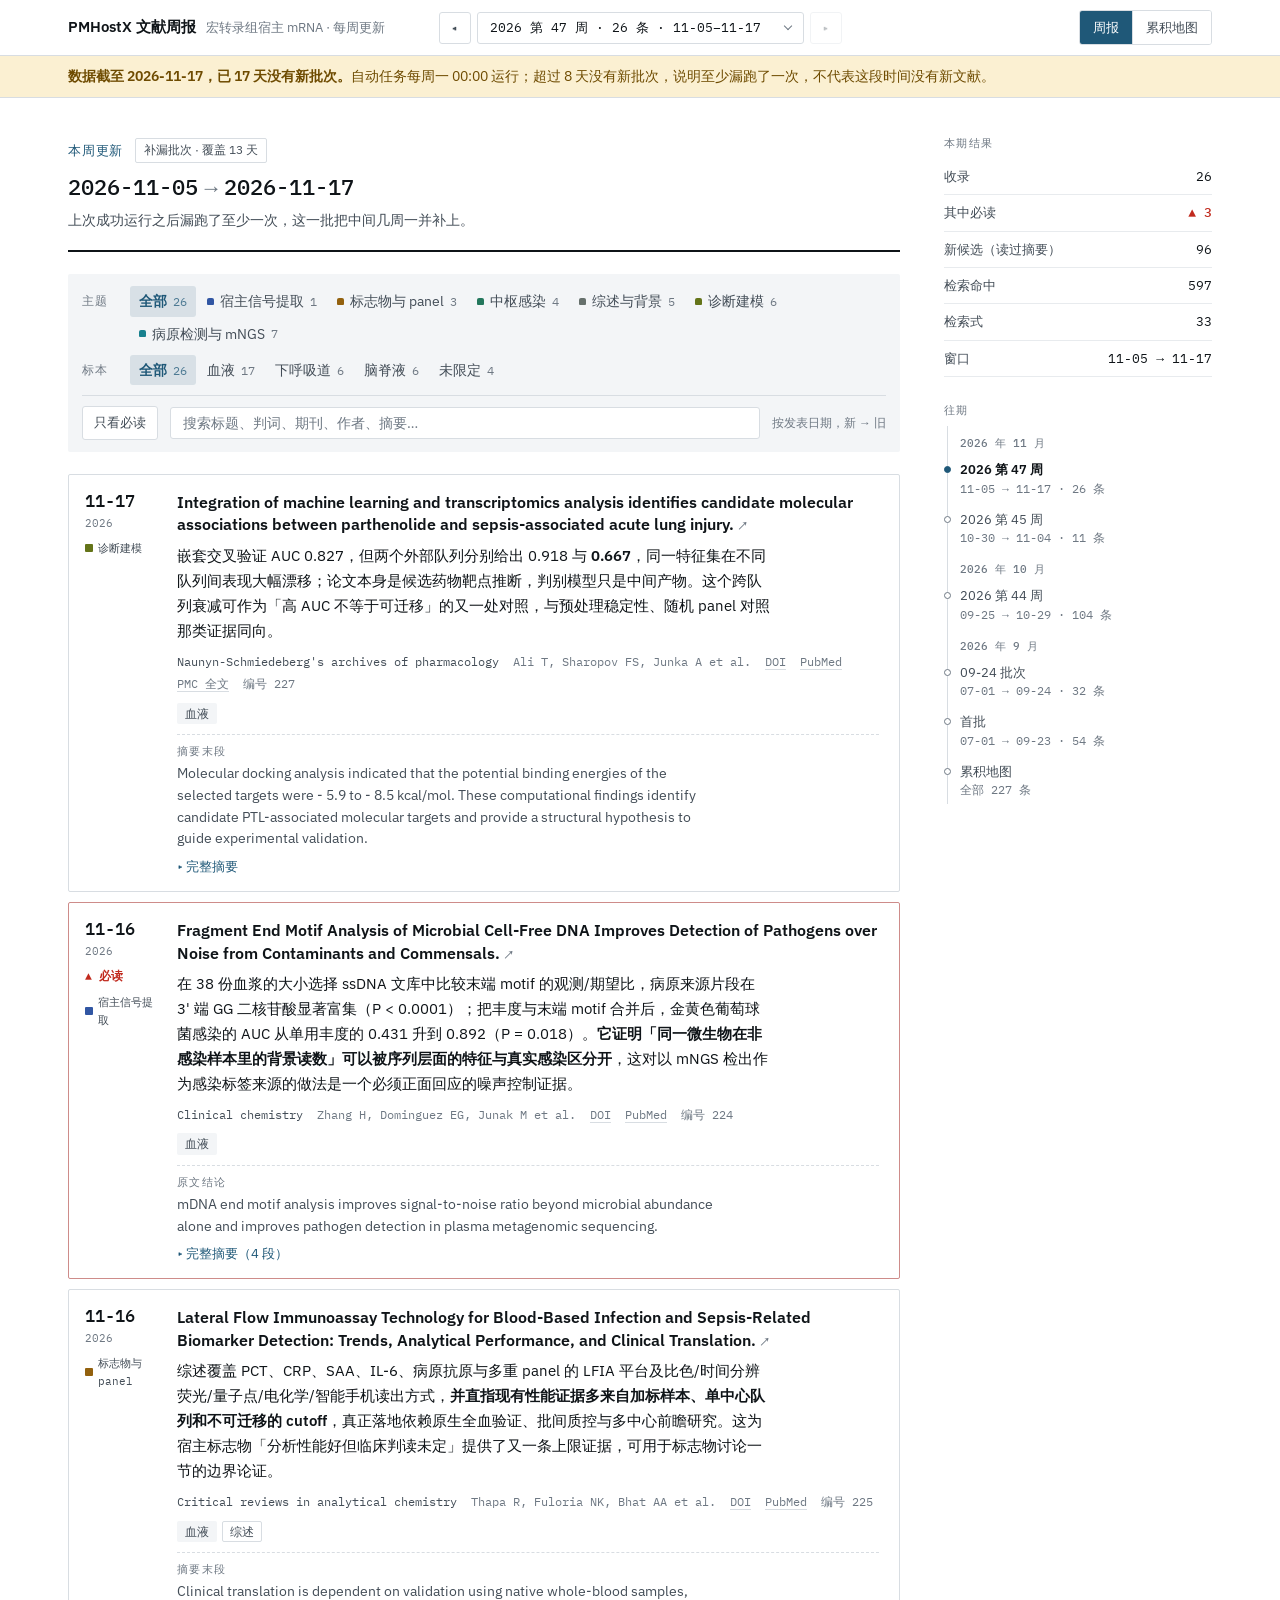
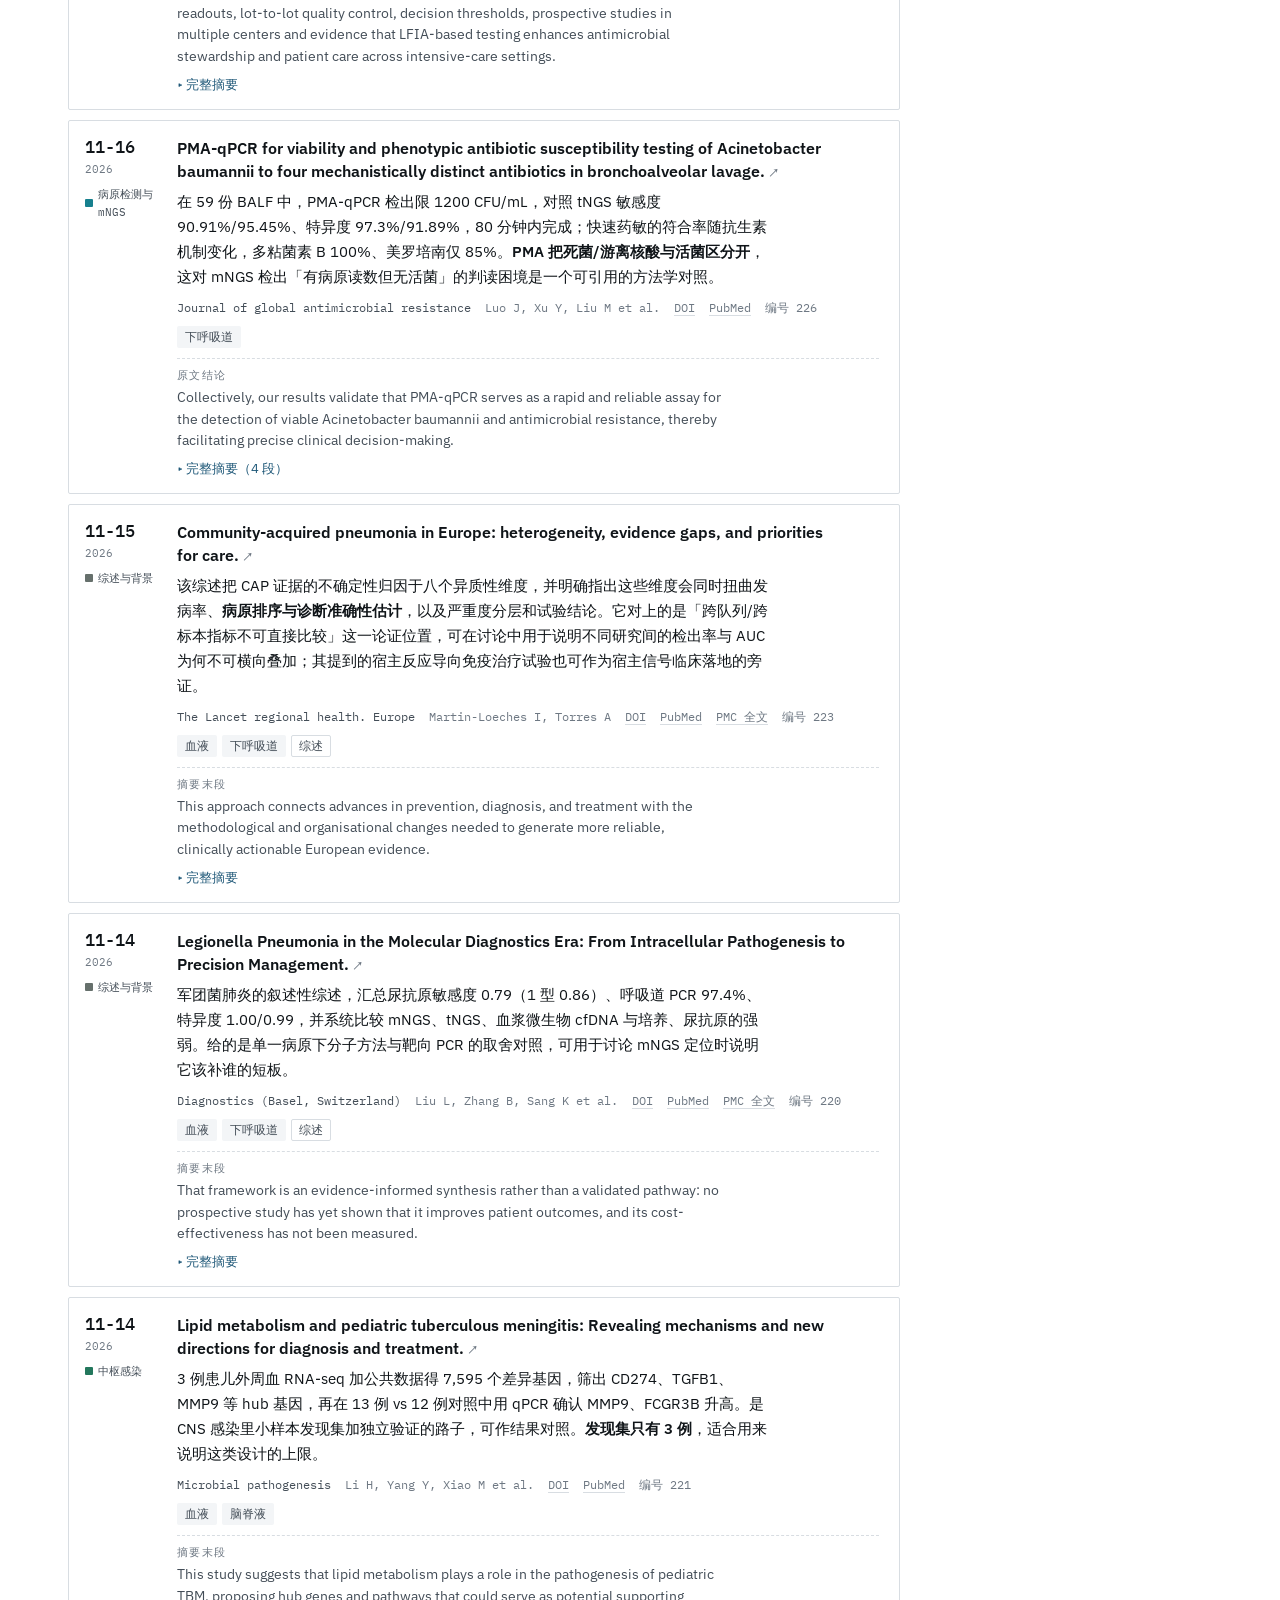
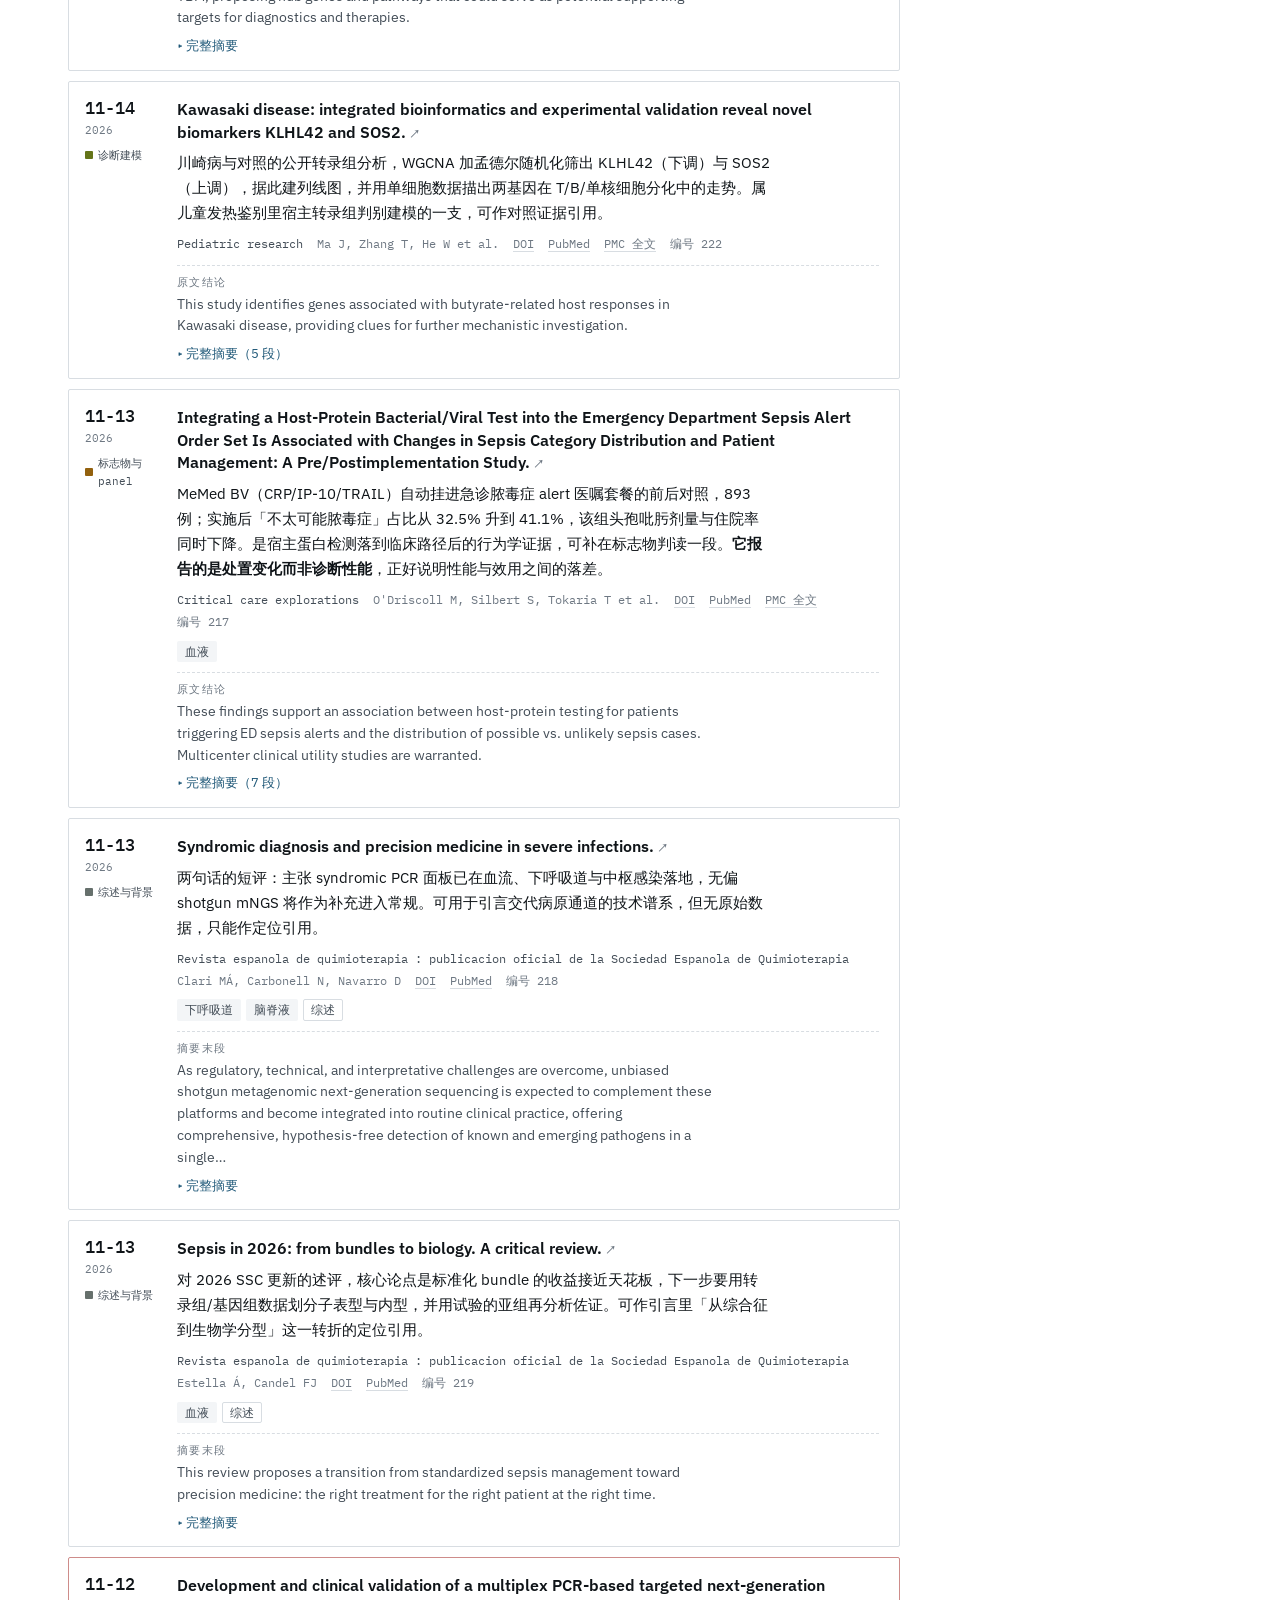
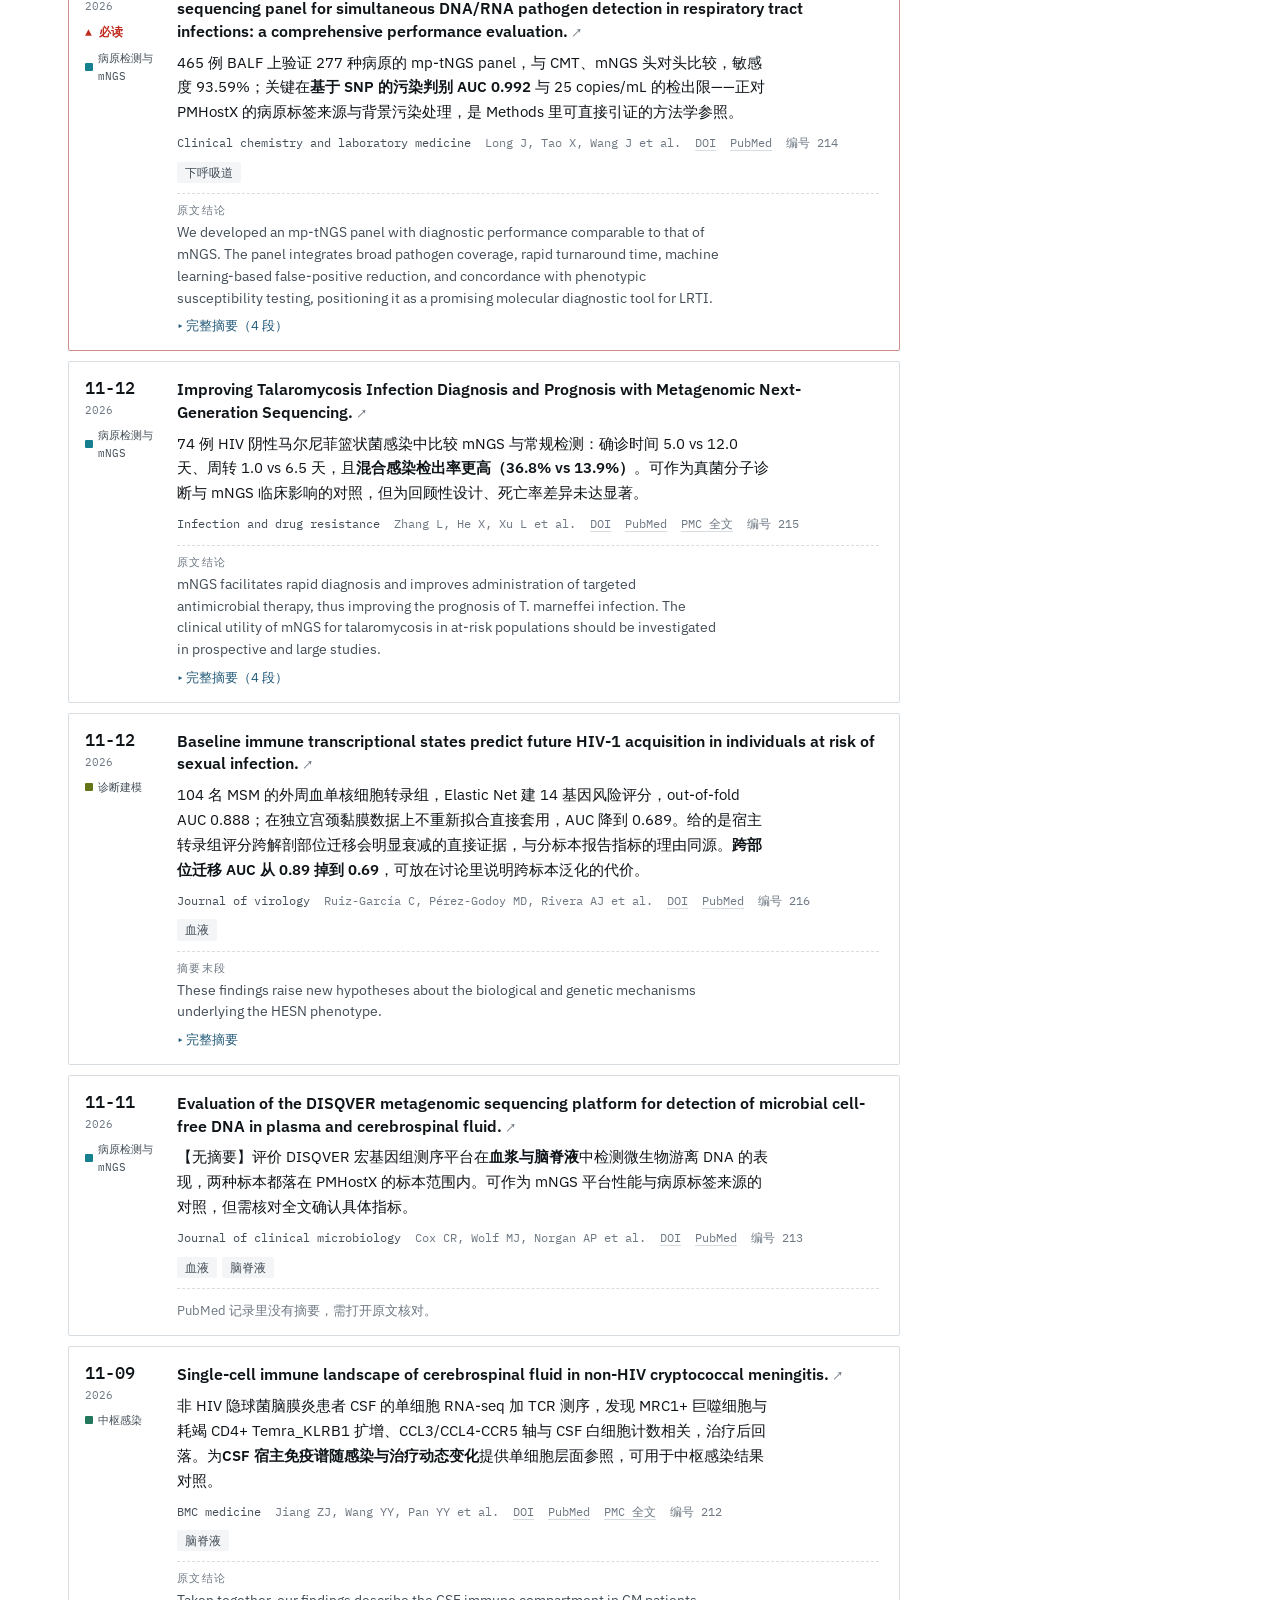
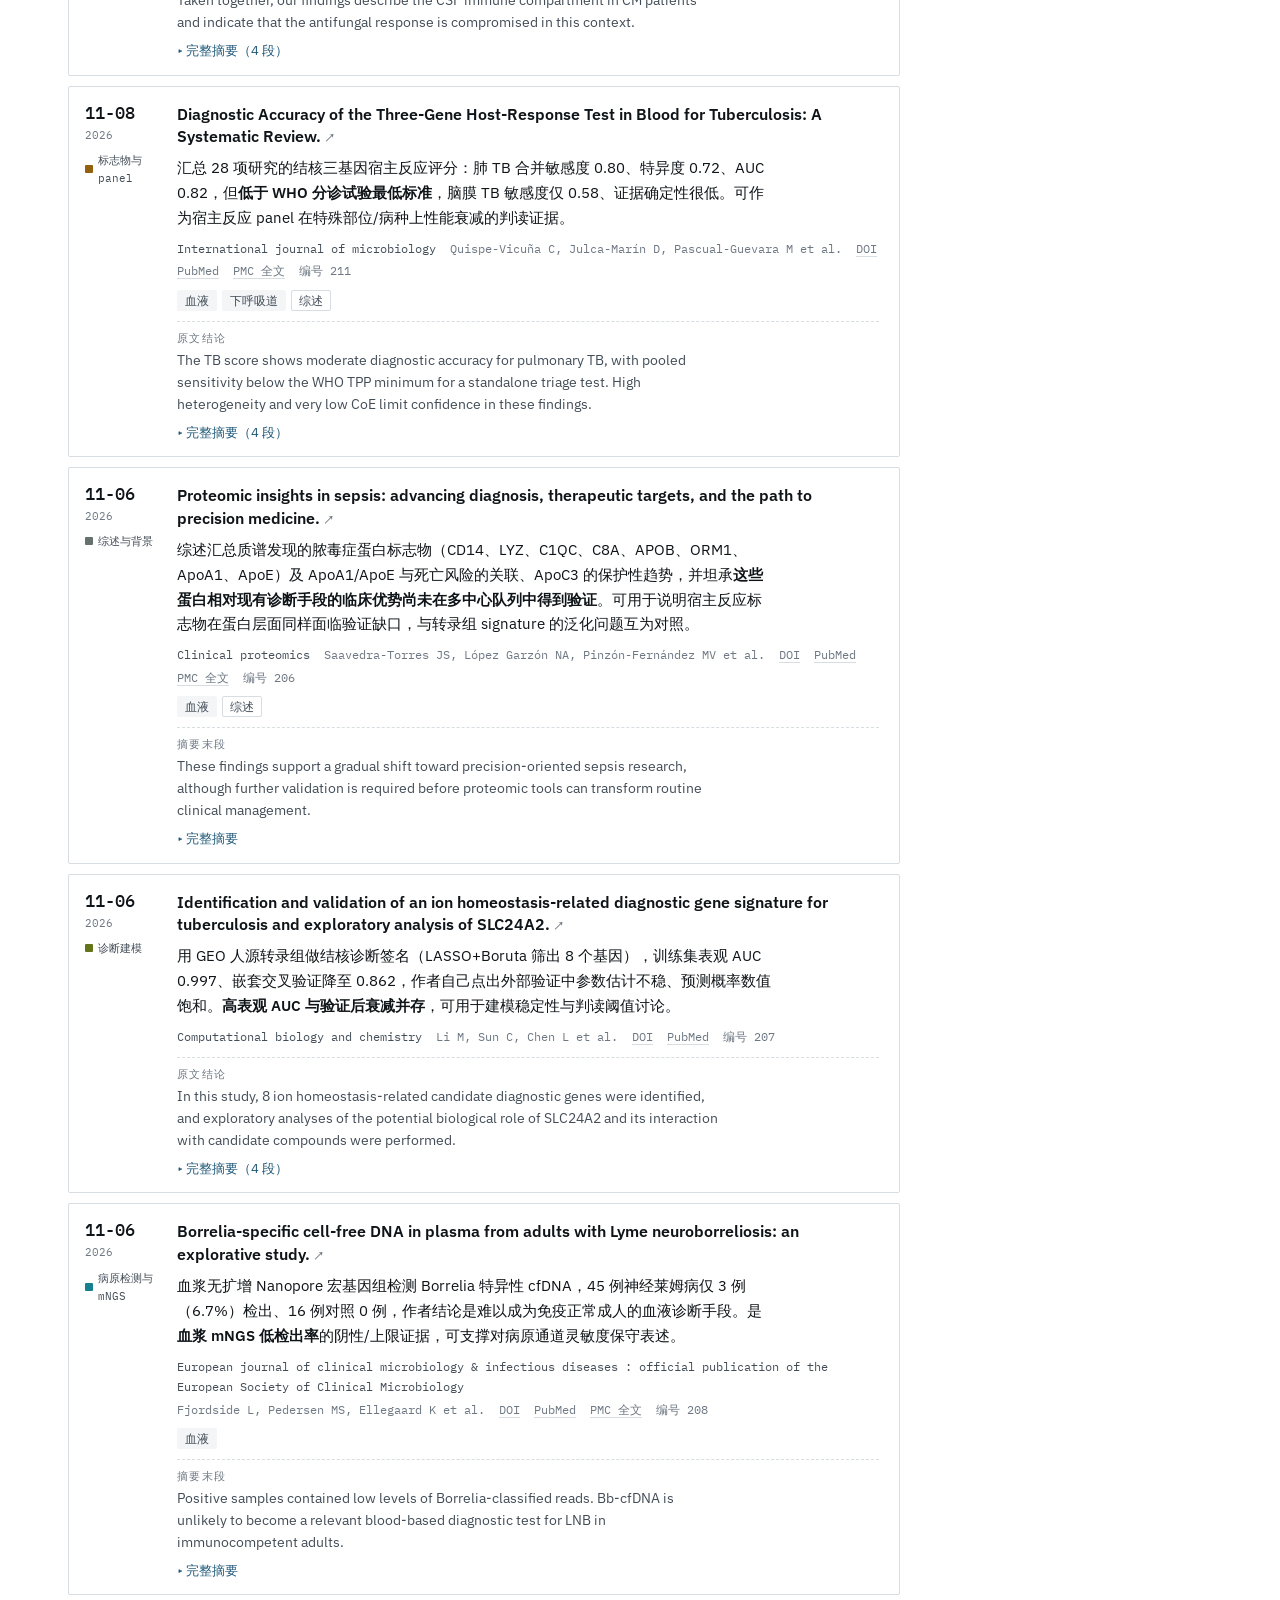
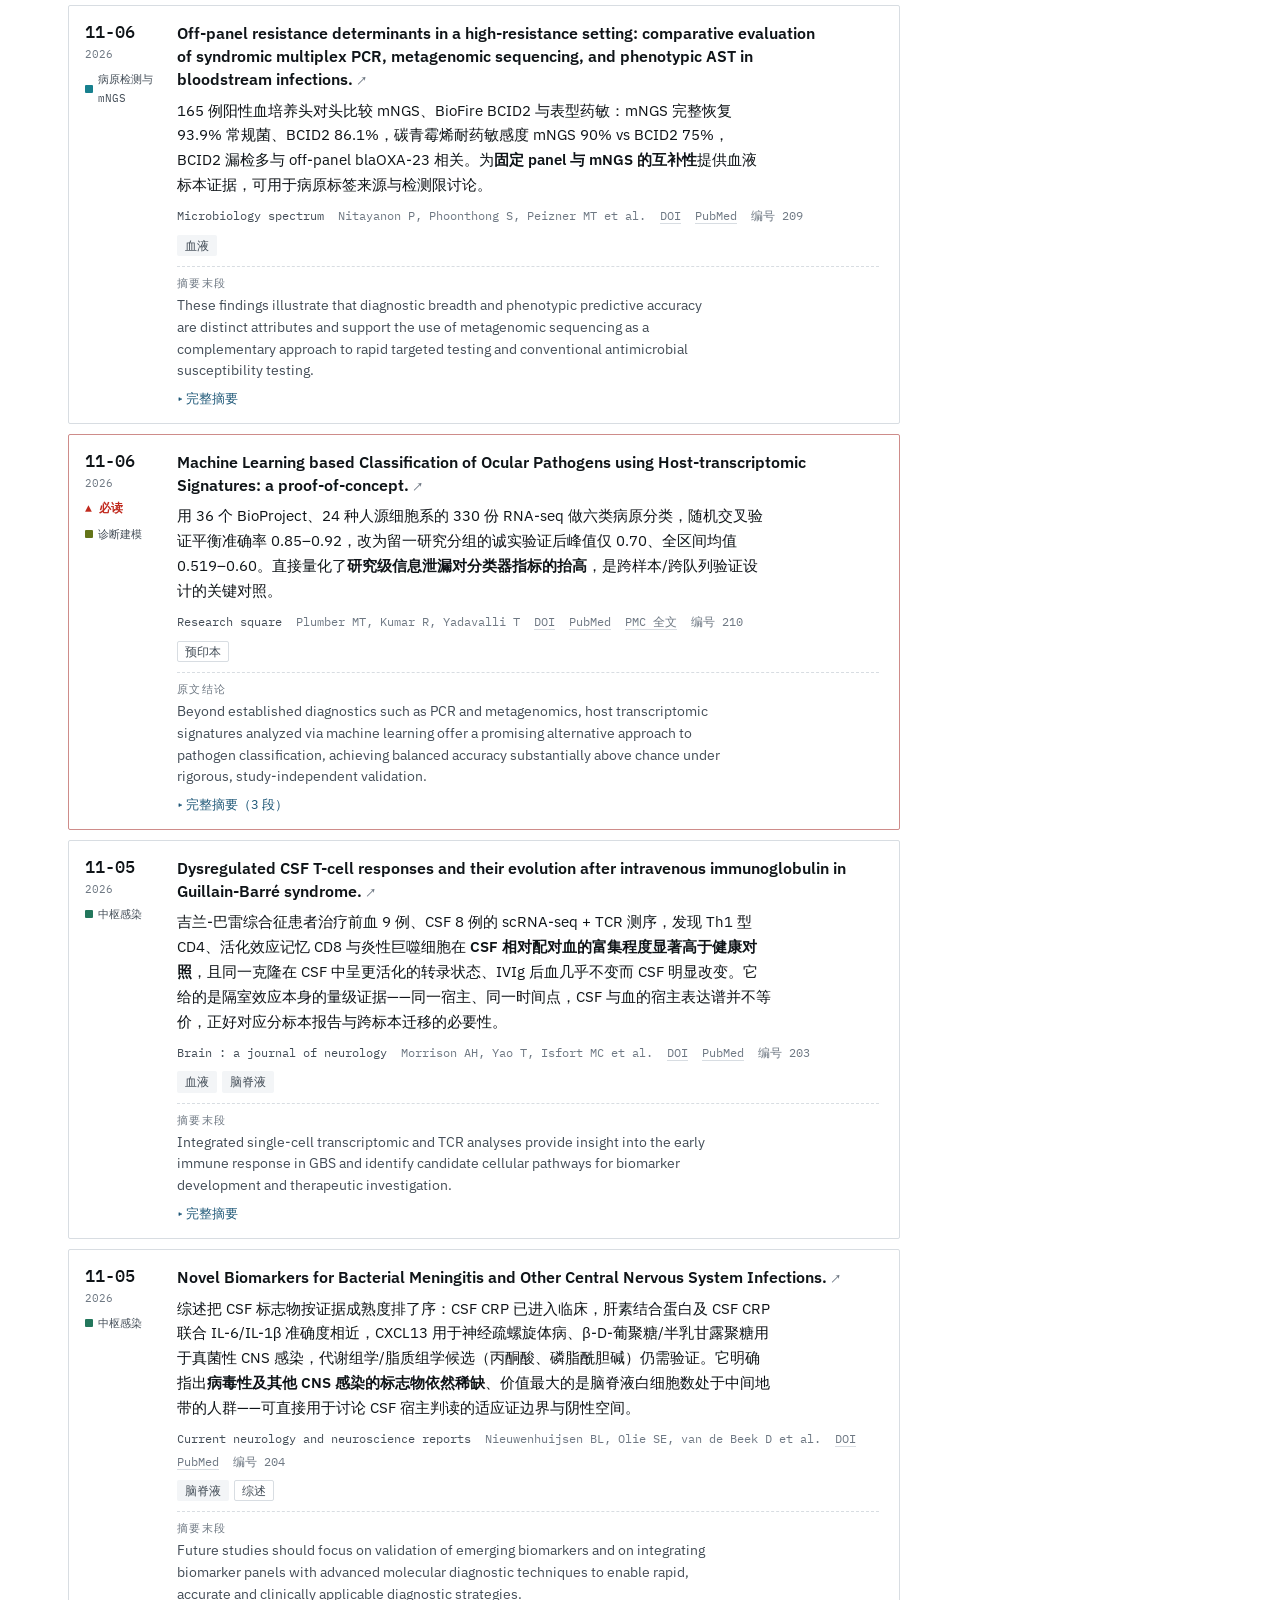
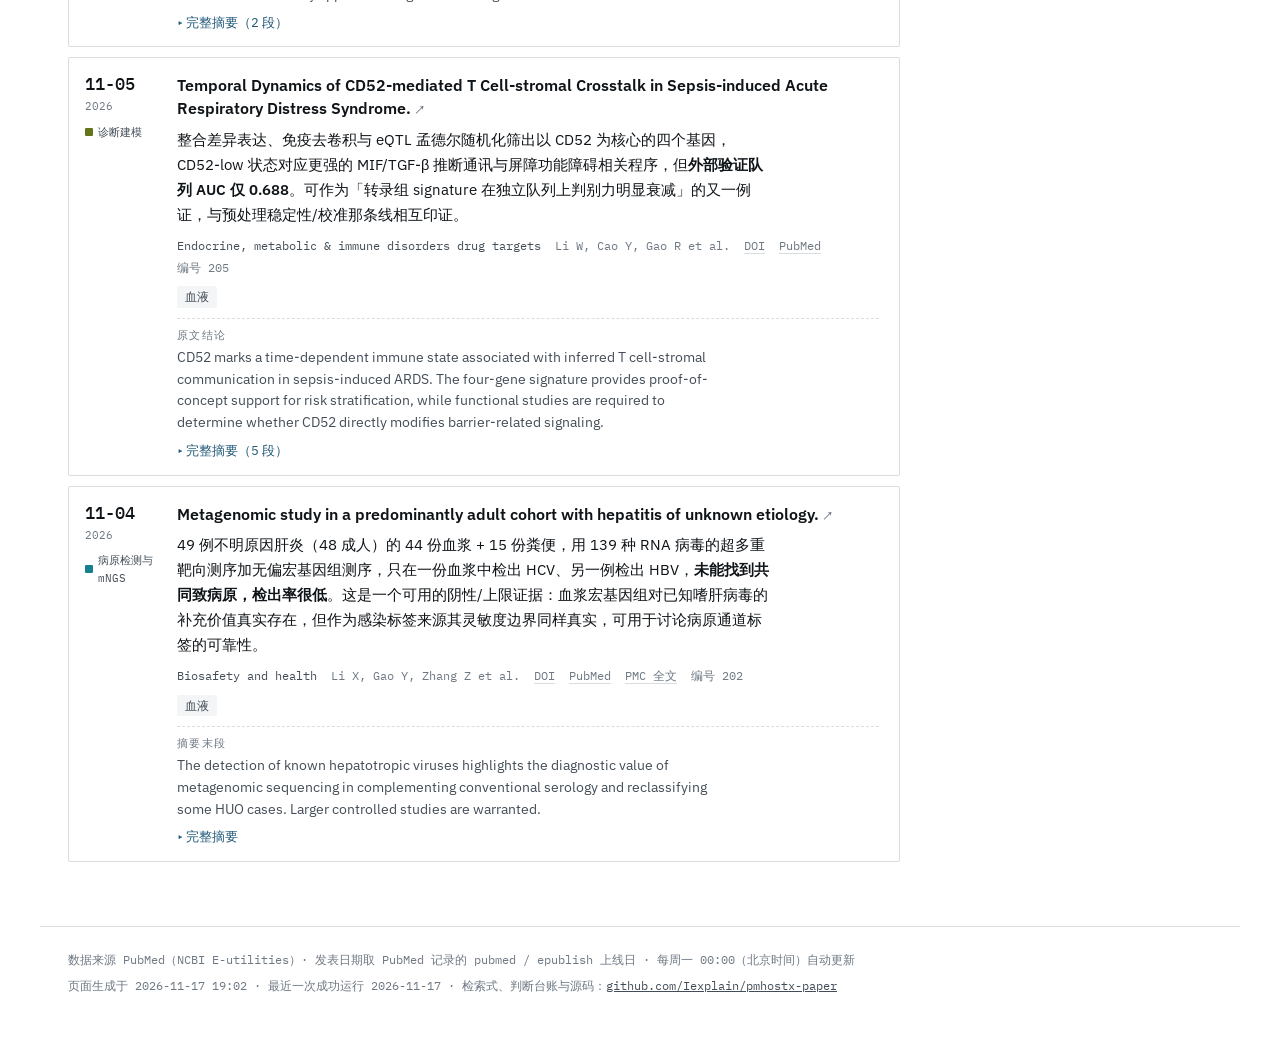
<file: site/index.html>
<!doctype html>
<html lang="zh-CN">
<meta charset="utf-8">
<meta name="viewport" content="width=device-width, initial-scale=1">
<meta name="color-scheme" content="light dark">
<title>PMHostX 文献周报</title>
<meta name="description" content="PMHostX 文献周报 2026 第 47 周（2026-11-05 至 2026-11-17）：收录 26 条。">
<link rel="icon" href="data:image/svg+xml,<svg xmlns='http://www.w3.org/2000/svg' viewBox='0 0 100 100'><text y='.9em' font-size='90'>🧬</text></svg>">
<link rel="preload" href="fonts/plex-sans-latin.woff2" as="font" type="font/woff2" crossorigin>
<link rel="stylesheet" href="assets/style.css">
<body>
<header class="top"><div class="top-in">
  <a class="brand" href="index.html"><b>PMHostX 文献周报</b><span>宏转录组宿主 mRNA · 每周更新</span></a>
  <div class="stepper">
    <a class="step" href="w/2026-11-04.html" aria-label="较早一期">◂</a>
    <label class="pick"><select id="pick" aria-label="选择周次"><option value="w/2026-11-17.html" selected>2026 第 47 周 · 26 条 · 11-05–11-17</option><option value="w/2026-11-04.html">2026 第 45 周 · 11 条 · 10-30–11-04</option><option value="w/2026-10-29.html">2026 第 44 周 · 104 条 · 09-25–10-29</option><option value="w/2026-09-24.html">09-24 批次 · 回填 · 32 条</option><option value="w/2026-09-23.html">首批 · 回填 · 54 条</option></select></label>
    <span class="step" aria-disabled="true" aria-label="较新一期">▸</span>
  </div>
  <nav class="views" aria-label="视图">
    <a href="index.html" aria-current="page">周报</a>
    <a href="map.html">累积地图</a>
  </nav>
</div></header>
<div class="stale" id="stale" data-last="2026-11-17" hidden><div></div></div>
<div class="shell">
<main class="main">
<header class="wk">
  <p class="eyebrow"><b>本周更新</b><span class="kind" title="上次成功运行之后漏跑过">补漏批次 · 覆盖 13 天</span></p>
  <h1 class="range">2026-11-05<i>→</i>2026-11-17</h1>
  <p class="wk-note">上次成功运行之后漏跑了至少一次，这一批把中间几周一并补上。</p>
</header><div class="tools" id="tools">
  <div class="facet" role="group" aria-label="按主题筛选"><span class="fl">主题</span><div class="opts"><button class="opt" data-g="0" aria-pressed="true">全部<small>26</small></button><button class="opt g1" data-g="1" aria-pressed="false"><i></i>宿主信号提取<small>1</small></button><button class="opt g2" data-g="2" aria-pressed="false"><i></i>标志物与 panel<small>3</small></button><button class="opt g3" data-g="3" aria-pressed="false"><i></i>中枢感染<small>4</small></button><button class="opt g5" data-g="5" aria-pressed="false"><i></i>综述与背景<small>5</small></button><button class="opt g6" data-g="6" aria-pressed="false"><i></i>诊断建模<small>6</small></button><button class="opt g7" data-g="7" aria-pressed="false"><i></i>病原检测与 mNGS<small>7</small></button></div></div>
  <div class="facet" role="group" aria-label="按标本筛选"><span class="fl">标本</span><div class="opts"><button class="opt" data-sp="" aria-pressed="true">全部<small>26</small></button><button class="opt" data-sp="blood" aria-pressed="false" title="全血、血浆、血清，以及脓毒症 / 血流感染研究">血液<small>17</small></button><button class="opt" data-sp="resp" aria-pressed="false" title="BALF、气管吸出物、痰、肺炎">下呼吸道<small>6</small></button><button class="opt" data-sp="csf" aria-pressed="false" title="CSF、脑膜炎、脑炎">脑脊液<small>6</small></button><button class="opt" data-sp="none" aria-pressed="false" title="摘要里没有指明标本：方法、工具、综述居多">未限定<small>4</small></button></div></div>
  <div class="row2">
    <button class="toggle" id="must" aria-pressed="false">只看必读</button>
    <input class="search" id="q" type="search" placeholder="搜索标题、判词、期刊、作者、摘要…" aria-label="搜索">
    <button class="clear" id="clear" data-clear hidden>清除筛选</button>
    <span class="sortnote">按发表日期，新 → 旧</span>
  </div>
</div>
<p class="nomatch" id="nomatch" hidden>这一页没有符合筛选条件的文献。<a class="btn pri" id="mapq" data-base="map.html" href="map.html" hidden></a><button class="btn" data-clear>清除筛选</button></p>
<div class="list">
<article class="cb g6" data-g="6" data-sp="blood" data-must="0">
  <div class="cb-gut"><span class="cb-d">11-17</span><span class="cb-y">2026</span><span class="cb-g"><i></i>诊断建模</span></div>
  <div class="cb-body">
    <h3><a href="https://doi.org/10.1007/s00210-026-06063-5" target="_blank" rel="noopener">Integration of machine learning and transcriptomics analysis identifies candidate molecular associations between parthenolide and sepsis-associated acute lung injury.<span class="ext" aria-hidden="true">↗</span></a></h3>
    <p class="why">嵌套交叉验证 AUC 0.827，但两个外部队列分别给出 0.918 与 <strong>0.667</strong>，同一特征集在不同队列间表现大幅漂移；论文本身是候选药物靶点推断，判别模型只是中间产物。这个跨队列衰减可作为「高 AUC 不等于可迁移」的又一处对照，与预处理稳定性、随机 panel 对照那类证据同向。</p>
    <div class="meta"><span class="j">Naunyn-Schmiedeberg&#x27;s archives of pharmacology</span><span>Ali T, Sharopov FS, Junka A et al.</span><a href="https://doi.org/10.1007/s00210-026-06063-5" target="_blank" rel="noopener">DOI</a><a href="https://pubmed.ncbi.nlm.nih.gov/43040057/" target="_blank" rel="noopener">PubMed</a><a href="https://pmc.ncbi.nlm.nih.gov/articles/7680967/" target="_blank" rel="noopener">PMC 全文</a><span>编号 227</span></div>
    <div class="cb-tags"><span class="tag sp">血液</span></div>
    <div class="abs"><span class="abs-k">摘要末段</span><p class="abs-pv">Molecular docking analysis indicated that the potential binding energies of the selected targets were - 5.9 to - 8.5 kcal/mol. These computational findings identify candidate PTL-associated molecular targets and provide a structural hypothesis to guide experimental validation.</p><details><summary>完整摘要</summary><div class="abs-full"><p>Acute lung injury (ALI) and acute respiratory distress syndrome (ARDS) are both life-threatening diseases. Sepsis-related ALI frequently presents with complications of sepsis, which are mostly identified by the presence of non-cardiogenic pulmonary edema and refractory hypoxia. Despite the advancements in the field of drug discovery and delivery science, the understanding and management of sepsis-associated ALI are insufficient. WGCNA and differential expression analyses were integrated across multiple transcriptomics database cohorts to determine the core common candidate genes associated with sepsis-associated ALI and PTL. A Lasso model with SHAP interpretability was trained for feature selection. Molecular docking was performed for all candidate targets using PyRx with AutoDock Vina as the docking engine. Intersection of predicted parthenolide (PTL) targets and ALI-associated genes yielded 17 candidate genes. The Lasso algorithm used nested cross-validation, yielding an AUC of 0.827 (95% CI 0.767-0.928) and external validation with AUC values of 0.918 (GSE76293) and 0.667 (GSE10361). Molecular docking analysis indicated that the potential binding energies of the selected targets were - 5.9 to - 8.5 kcal/mol. These computational findings identify candidate PTL-associated molecular targets and provide a structural hypothesis to guide experimental validation.</p></div></details></div>
  </div>
</article>
<article class="cb g1 must-row" data-g="1" data-sp="blood" data-must="1">
  <div class="cb-gut"><span class="cb-d">11-16</span><span class="cb-y">2026</span><span class="cb-flag">▲ 必读</span><span class="cb-g"><i></i>宿主信号提取</span></div>
  <div class="cb-body">
    <h3><a href="https://doi.org/10.1093/clinchem/hvag133" target="_blank" rel="noopener">Fragment End Motif Analysis of Microbial Cell-Free DNA Improves Detection of Pathogens over Noise from Contaminants and Commensals.<span class="ext" aria-hidden="true">↗</span></a></h3>
    <p class="why">在 38 份血浆的大小选择 ssDNA 文库中比较末端 motif 的观测/期望比，病原来源片段在 3' 端 GG 二核苷酸显著富集（P < 0.0001）；把丰度与末端 motif 合并后，金黄色葡萄球菌感染的 AUC 从单用丰度的 0.431 升到 0.892（P = 0.018）。<strong>它证明「同一微生物在非感染样本里的背景读数」可以被序列层面的特征与真实感染区分开</strong>，这对以 mNGS 检出作为感染标签来源的做法是一个必须正面回应的噪声控制证据。</p>
    <div class="meta"><span class="j">Clinical chemistry</span><span>Zhang H, Dominguez EG, Junak M et al.</span><a href="https://doi.org/10.1093/clinchem/hvag133" target="_blank" rel="noopener">DOI</a><a href="https://pubmed.ncbi.nlm.nih.gov/43037253/" target="_blank" rel="noopener">PubMed</a><span>编号 224</span></div>
    <div class="cb-tags"><span class="tag sp">血液</span></div>
    <div class="abs"><span class="abs-k">原文结论</span><p class="abs-pv">mDNA end motif analysis improves signal-to-noise ratio beyond microbial abundance alone and improves pathogen detection in plasma metagenomic sequencing.</p><details><summary>完整摘要（4 段）</summary><div class="abs-full"><p><b>Background</b>Circulating plasma microbial DNA (mDNA) is a promising biomarker for sepsis, but its accuracy is hindered by the low abundance of pathogen DNA and the presence of contaminants and commensals. mDNA enrichment using a selection of short fragments and single-stranded DNA (ssDNA) library preparation can improve pathogen yield but also increases background noise. Since nucleotide representation at mDNA fragment ends is biased by enzymatic digestion in vivo, we hypothesized that analysis of 5&#x27; and 3&#x27; mDNA fragment end motifs in enriched ssDNA libraries could improve pathogen detection.</p><p><b>Methods</b>We performed deep metagenomic sequencing of size-selected ssDNA libraries from 38 plasma samples, including 20 samples from 5 sepsis patients, 18 samples from 6 patients without infection, and 6 no-template controls. Across these samples, we compared observed-to-expected ratios for end motifs in mDNA fragments from candidate pathogens and contaminants. For each candidate pathogen, we evaluated the accuracy of combining end motifs with microbial abundance for detection of infection.</p><p><b>Results</b>mDNA fragments from infection-causing pathogens were biased in the nucleotide motifs at both fragment ends compared with contaminants, with the highest enrichment observed in the GG dinucleotide at the 3&#x27; end (P &lt; 0.0001). Integrating microbial abundance with end motif features improved differentiation between clinically significant pathogens and corresponding noise from the same microbes in noninfection samples. For Staphylococcus infections, area under the receiver operating characteristic curve for the combination model was higher than than that for microbial abundance alone (0.892 vs 0.431, respectively; P = 0.018).</p><p><b>Conclusions</b>mDNA end motif analysis improves signal-to-noise ratio beyond microbial abundance alone and improves pathogen detection in plasma metagenomic sequencing.</p></div></details></div>
  </div>
</article>
<article class="cb g2" data-g="2" data-sp="blood" data-must="0">
  <div class="cb-gut"><span class="cb-d">11-16</span><span class="cb-y">2026</span><span class="cb-g"><i></i>标志物与 panel</span></div>
  <div class="cb-body">
    <h3><a href="https://doi.org/10.1080/10408347.2026.2761431" target="_blank" rel="noopener">Lateral Flow Immunoassay Technology for Blood-Based Infection and Sepsis-Related Biomarker Detection: Trends, Analytical Performance, and Clinical Translation.<span class="ext" aria-hidden="true">↗</span></a></h3>
    <p class="why">综述覆盖 PCT、CRP、SAA、IL-6、病原抗原与多重 panel 的 LFIA 平台及比色/时间分辨荧光/量子点/电化学/智能手机读出方式，<strong>并直指现有性能证据多来自加标样本、单中心队列和不可迁移的 cutoff</strong>，真正落地依赖原生全血验证、批间质控与多中心前瞻研究。这为宿主标志物「分析性能好但临床判读未定」提供了又一条上限证据，可用于标志物讨论一节的边界论证。</p>
    <div class="meta"><span class="j">Critical reviews in analytical chemistry</span><span>Thapa R, Fuloria NK, Bhat AA et al.</span><a href="https://doi.org/10.1080/10408347.2026.2761431" target="_blank" rel="noopener">DOI</a><a href="https://pubmed.ncbi.nlm.nih.gov/43036853/" target="_blank" rel="noopener">PubMed</a><span>编号 225</span></div>
    <div class="cb-tags"><span class="tag sp">血液</span><span class="tag">综述</span></div>
    <div class="abs"><span class="abs-k">摘要末段</span><p class="abs-pv">Clinical translation is dependent on validation using native whole-blood samples, readouts, lot-to-lot quality control, decision thresholds, prospective studies in multiple centers and evidence that LFIA-based testing enhances antimicrobial stewardship and patient care across intensive-care settings.</p><details><summary>完整摘要</summary><div class="abs-full"><p>The assessment of infection and sepsis remains challenging because microbiological methods are time-consuming and host-response biomarkers are not sufficiently specific across clinical settings. With its turnaround time, low sample volume, portability and ability to use whole blood, serum and plasma, lateral flow immunoassay (LFIA) provides a viable approach for decentralized measurement. This review examines LFIA platforms for procalcitonin, C-reactive protein, serum amyloid A, interleukin-6, pathogen antigens and multiplex panels. Special focus is placed on colorimetric, time-resolved fluorescence, quantum-dot, chemiluminescent, Raman, electrochemical, and smartphone-based readouts. The performance characteristics are evaluated with respect to analytical parameters, including detection and quantification limits, precision, calibration, and agreement with reference methods. The limitations due to hematocrit, viscosity, anticoagulants, hemolysis, and incomplete plasma separation are considered. There are platforms that demonstrate analytical sensitivity and show agreement with immunoassay platforms, but studies rely on spiked samples, single-centre cohorts, or nontransferable cutoff values. While multiplex formats may enhance biomarker discrimination, they do not resolve differences in concentration ranges or calibration complexity. Clinical translation is dependent on validation using native whole-blood samples, readouts, lot-to-lot quality control, decision thresholds, prospective studies in multiple centers and evidence that LFIA-based testing enhances antimicrobial stewardship and patient care across intensive-care settings.</p></div></details></div>
  </div>
</article>
<article class="cb g7" data-g="7" data-sp="resp" data-must="0">
  <div class="cb-gut"><span class="cb-d">11-16</span><span class="cb-y">2026</span><span class="cb-g"><i></i>病原检测与 mNGS</span></div>
  <div class="cb-body">
    <h3><a href="https://doi.org/10.1016/j.jgar.2026.11.005" target="_blank" rel="noopener">PMA-qPCR for viability and phenotypic antibiotic susceptibility testing of Acinetobacter baumannii to four mechanistically distinct antibiotics in bronchoalveolar lavage.<span class="ext" aria-hidden="true">↗</span></a></h3>
    <p class="why">在 59 份 BALF 中，PMA-qPCR 检出限 1200 CFU/mL，对照 tNGS 敏感度 90.91%/95.45%、特异度 97.3%/91.89%，80 分钟内完成；快速药敏的符合率随抗生素机制变化，多粘菌素 B 100%、美罗培南仅 85%。<strong>PMA 把死菌/游离核酸与活菌区分开</strong>，这对 mNGS 检出「有病原读数但无活菌」的判读困境是一个可引用的方法学对照。</p>
    <div class="meta"><span class="j">Journal of global antimicrobial resistance</span><span>Luo J, Xu Y, Liu M et al.</span><a href="https://doi.org/10.1016/j.jgar.2026.11.005" target="_blank" rel="noopener">DOI</a><a href="https://pubmed.ncbi.nlm.nih.gov/43039314/" target="_blank" rel="noopener">PubMed</a><span>编号 226</span></div>
    <div class="cb-tags"><span class="tag sp">下呼吸道</span></div>
    <div class="abs"><span class="abs-k">原文结论</span><p class="abs-pv">Collectively, our results validate that PMA-qPCR serves as a rapid and reliable assay for the detection of viable Acinetobacter baumannii and antimicrobial resistance, thereby facilitating precise clinical decision-making.</p><details><summary>完整摘要（4 段）</summary><div class="abs-full"><p><b>Objective</b>Due to its resistance to broad-spectrum antibiotics, Acinetobacter baumannii has become a predominant nosocomial pathogen. Thus, precise detection of viable bacteria and antimicrobial resistance is urgently needed.</p><p><b>Methods</b>A PMA-qPCR assay was developed for the rapid, direct detection of viable Acinetobacter baumannii and antimicrobial susceptibility determination from bronchoalveolar lavage fluid, with its performance validated against targeted next-generation sequencing and culture.</p><p><b>Results</b>The assay demonstrated a detection limit of 1200 CFU/mL. In 59 clinical bronchoalveolar lavage fluid specimens, PMA-qPCR achieved a sensitivity of 90.91% (95% CI: 72.19 to 97.47) and 95.45% (95% CI: 78.2 to 99.19), and a specificity of 97.3% (95% CI: 86.18 to 99.52) and 91.89% (95% CI: 78.7 to 97.2) within 80 minutes, respectively, compared with targeted next-generation sequencing. After 45 minutes of antibiotic incubation, susceptibility testing for multiple antimicrobial agents was completed within 125 minutes. The performance of antimicrobial susceptibility testing is reliant on the mechanistic profile of the antibiotic. The highest overall agreement was observed for polymyxin B [100% (95% CI: 83.89 to 100)], which acts by targeting the bacterial cell membrane. Amikacin and ciprofloxacin, which inhibit protein synthesis and DNA replication/transcription respectively, yielded an overall agreement of 90% (95% CI: 69.9 to 97.21). By contrast, meropenem, a cell wall-active antibiotic, achieved the lowest overall agreement at 85% (95% CI: 63.96 to 94.76).</p><p><b>Conclusion</b>Collectively, our results validate that PMA-qPCR serves as a rapid and reliable assay for the detection of viable Acinetobacter baumannii and antimicrobial resistance, thereby facilitating precise clinical decision-making.</p></div></details></div>
  </div>
</article>
<article class="cb g5" data-g="5" data-sp="blood resp" data-must="0">
  <div class="cb-gut"><span class="cb-d">11-15</span><span class="cb-y">2026</span><span class="cb-g"><i></i>综述与背景</span></div>
  <div class="cb-body">
    <h3><a href="https://doi.org/10.1016/j.lanepe.2026.101910" target="_blank" rel="noopener">Community-acquired pneumonia in Europe: heterogeneity, evidence gaps, and priorities for care.<span class="ext" aria-hidden="true">↗</span></a></h3>
    <p class="why">该综述把 CAP 证据的不确定性归因于八个异质性维度，并明确指出这些维度会同时扭曲发病率、<strong>病原排序与诊断准确性估计</strong>，以及严重度分层和试验结论。它对上的是「跨队列/跨标本指标不可直接比较」这一论证位置，可在讨论中用于说明不同研究间的检出率与 AUC 为何不可横向叠加；其提到的宿主反应导向免疫治疗试验也可作为宿主信号临床落地的旁证。</p>
    <div class="meta"><span class="j">The Lancet regional health. Europe</span><span>Martin-Loeches I, Torres A</span><a href="https://doi.org/10.1016/j.lanepe.2026.101910" target="_blank" rel="noopener">DOI</a><a href="https://pubmed.ncbi.nlm.nih.gov/43032774/" target="_blank" rel="noopener">PubMed</a><a href="https://pmc.ncbi.nlm.nih.gov/articles/PMC13762949/" target="_blank" rel="noopener">PMC 全文</a><span>编号 223</span></div>
    <div class="cb-tags"><span class="tag sp">血液</span><span class="tag sp">下呼吸道</span><span class="tag">综述</span></div>
    <div class="abs"><span class="abs-k">摘要末段</span><p class="abs-pv">This approach connects advances in prevention, diagnosis, and treatment with the methodological and organisational changes needed to generate more reliable, clinically actionable European evidence.</p><details><summary>完整摘要</summary><div class="abs-full"><p>Community-acquired pneumonia (CAP) remains a leading cause of hospital and intensive care admission and infectious death in Europe, particularly among older adults, people with multimorbidity, and immunocompromised patients. This Review argues that persistent uncertainty in CAP evidence largely reflects heterogeneity across eight domains: case definition, host, pathogen ascertainment, severity, inflammatory response, treatment exposure, timing and trajectory, and outcome measurement. We examine how these domains distort incidence estimates, pathogen rankings, diagnostic accuracy, severity classification, and trial findings. Within this framework, we highlight developments relevant to Europe: randomised vaccine trials assessing hospitalisation rather than immunogenicity; national data suggesting a changing, increasingly β-lactam-resistant role for Haemophilus influenzae; evidence suggesting that discordant corticosteroid trials reflect heterogeneity of treatment effect rather than drug or protocol differences; and the first randomised trial of host-response-directed immunotherapy in pneumonia-predominant sepsis. We also examine continuing fragmentation in European adult vaccination policy, surveillance, and diagnostic capacity. We propose a diagnostic approach organised by clinical group, a minimum CAP dataset with explicit governance, and a research agenda separating interventions applicable now, evidence required before implementation, and unresolved questions. This approach connects advances in prevention, diagnosis, and treatment with the methodological and organisational changes needed to generate more reliable, clinically actionable European evidence.</p></div></details></div>
  </div>
</article>
<article class="cb g5" data-g="5" data-sp="blood resp" data-must="0">
  <div class="cb-gut"><span class="cb-d">11-14</span><span class="cb-y">2026</span><span class="cb-g"><i></i>综述与背景</span></div>
  <div class="cb-body">
    <h3><a href="https://doi.org/10.3390/diagnostics16213677" target="_blank" rel="noopener">Legionella Pneumonia in the Molecular Diagnostics Era: From Intracellular Pathogenesis to Precision Management.<span class="ext" aria-hidden="true">↗</span></a></h3>
    <p class="why">军团菌肺炎的叙述性综述，汇总尿抗原敏感度 0.79（1 型 0.86）、呼吸道 PCR 97.4%、特异度 1.00/0.99，并系统比较 mNGS、tNGS、血浆微生物 cfDNA 与培养、尿抗原的强弱。给的是单一病原下分子方法与靶向 PCR 的取舍对照，可用于讨论 mNGS 定位时说明它该补谁的短板。</p>
    <div class="meta"><span class="j">Diagnostics (Basel, Switzerland)</span><span>Liu L, Zhang B, Sang K et al.</span><a href="https://doi.org/10.3390/diagnostics16213677" target="_blank" rel="noopener">DOI</a><a href="https://pubmed.ncbi.nlm.nih.gov/43028548/" target="_blank" rel="noopener">PubMed</a><a href="https://pmc.ncbi.nlm.nih.gov/articles/PMC13763216/" target="_blank" rel="noopener">PMC 全文</a><span>编号 220</span></div>
    <div class="cb-tags"><span class="tag sp">血液</span><span class="tag sp">下呼吸道</span><span class="tag">综述</span></div>
    <div class="abs"><span class="abs-k">摘要末段</span><p class="abs-pv">That framework is an evidence-informed synthesis rather than a validated pathway: no prospective study has yet shown that it improves patient outcomes, and its cost-effectiveness has not been measured.</p><details><summary>完整摘要</summary><div class="abs-full"><p>Legionella pneumophila is a major cause of severe community-acquired pneumonia and one of the most lethal respiratory pathogens. Nevertheless, it remains substantially underdiagnosed because conventional diagnostic assays are slow, insensitive, or limited to specific serogroups. In this narrative review, we integrate fragmented literature regarding Legionella pneumonia, covering its intracellular pathogenesis, clinical spectrum and patient management. Evidence was identified through a structured search of PubMed/MEDLINE and Europe PMC (23 September 2026) and prioritized by design, with primary clinical and mechanistic studies and systematic reviews taking precedence over narrative summaries and with society guidelines used to anchor management recommendations. We argue that this field is undergoing a diagnostic paradigm shift fueled by culture-independent molecular assays. We first review the Dot/Icm type IV secretion system and intracellular lifecycle that allow Legionella to replicate within macrophages while evading host innate immunity. We then summarize the full clinical spectrum, ranging from self-limited Pontiac fever to fatal Legionnaires&#x27; disease complicated by acute respiratory distress syndrome, as well as epidemiological characteristics including waterborne transmission and outbreak risks. The core of this review examines how metagenomic next-generation sequencing, targeted NGS, plasma microbial cell-free DNA and syndromic multiplex PCR are reshaping diagnostic workflows, and compares the strengths and limitations of these novel tools with urinary antigen testing and bacterial culture. Pooled estimates place the sensitivity of urinary antigen testing at 0.79 overall and 0.86 for serogroup 1, and that of respiratory PCR at 97.4%, with specificities of 1.00 and 0.99, respectively. We further evaluate contemporary therapeutic evidence, including fluoroquinolone versus macrolide monotherapy, combination regimens, and adjunctive corticosteroid therapy. Throughout this review, we highlight that Legionella is a pathogen whose clinical presentation, diagnostic yield and prognosis are highly dependent on host immune status, exposure setting and appropriate diagnostic stewardship. We conclude by identifying critical knowledge gaps and outlining a framework for diagnosis-driven precision antimicrobial management of this underrecognized pathogen. That framework is an evidence-informed synthesis rather than a validated pathway: no prospective study has yet shown that it improves patient outcomes, and its cost-effectiveness has not been measured.</p></div></details></div>
  </div>
</article>
<article class="cb g3" data-g="3" data-sp="blood csf" data-must="0">
  <div class="cb-gut"><span class="cb-d">11-14</span><span class="cb-y">2026</span><span class="cb-g"><i></i>中枢感染</span></div>
  <div class="cb-body">
    <h3><a href="https://doi.org/10.1016/j.micpath.2026.108918" target="_blank" rel="noopener">Lipid metabolism and pediatric tuberculous meningitis: Revealing mechanisms and new directions for diagnosis and treatment.<span class="ext" aria-hidden="true">↗</span></a></h3>
    <p class="why">3 例患儿外周血 RNA-seq 加公共数据得 7,595 个差异基因，筛出 CD274、TGFB1、MMP9 等 hub 基因，再在 13 例 vs 12 例对照中用 qPCR 确认 MMP9、FCGR3B 升高。是 CNS 感染里小样本发现集加独立验证的路子，可作结果对照。<strong>发现集只有 3 例</strong>，适合用来说明这类设计的上限。</p>
    <div class="meta"><span class="j">Microbial pathogenesis</span><span>Li H, Yang Y, Xiao M et al.</span><a href="https://doi.org/10.1016/j.micpath.2026.108918" target="_blank" rel="noopener">DOI</a><a href="https://pubmed.ncbi.nlm.nih.gov/43025716/" target="_blank" rel="noopener">PubMed</a><span>编号 221</span></div>
    <div class="cb-tags"><span class="tag sp">血液</span><span class="tag sp">脑脊液</span></div>
    <div class="abs"><span class="abs-k">摘要末段</span><p class="abs-pv">This study suggests that lipid metabolism plays a role in the pathogenesis of pediatric TBM, proposing hub genes and pathways that could serve as potential supporting targets for diagnostics and therapies.</p><details><summary>完整摘要</summary><div class="abs-full"><p>Pediatric tuberculous meningitis (TBM), a fatal Mycobacterium tuberculosis infection, causes severe neurological damage. Current diagnostics (clinical signs, CSF analysis, imaging) are often delayed or inaccurate. Emerging evidence links lipid metabolism dysregulation to TBM pathogenesis, though mechanisms remain unclear. (1) Firstly, we exploratorily performed RNA sequencing on peripheral blood from 3 pediatric TBM patients with 7 healthy control data obtained from a public GEO dataset (GSE159337) to identify 7,595 differentially expressed genes (DEGs). 3,763 upregulated genes enriched metabolic pathways, endocytosis, and MAPK signaling, while 3,832 downregulated genes linked to TGF-β signaling. Gene ontology emphasized immune responses, particularly neutrophil activation. Protein-protein interaction networks identified 41 hub genes, including CD274, TGFB1, and MMP9, with TGFB1, JUN, CD274, and MMP9 showing strong lipid metabolism correlations, suggesting a lipid-TBM risk nexus. (2) Furthermore, we validated four of these hub genes (FCGR3B, SPI1, ITGAX, MMP9) in an independent publicly available pediatric TBM study of high quality (GEO GSE111459) via ROC curve and logistic regression analysis. (3) Finally, the expression of these four hub genes were measured by qRT-PCR in an expanded set of clinical samples (13 additional TBM patients vs 12 healthy controls), confirming significantly elevated MMP9 and FCGR3B in TBM (P&lt;0.01). This study suggests that lipid metabolism plays a role in the pathogenesis of pediatric TBM, proposing hub genes and pathways that could serve as potential supporting targets for diagnostics and therapies.</p></div></details></div>
  </div>
</article>
<article class="cb g6" data-g="6" data-sp="" data-must="0">
  <div class="cb-gut"><span class="cb-d">11-14</span><span class="cb-y">2026</span><span class="cb-g"><i></i>诊断建模</span></div>
  <div class="cb-body">
    <h3><a href="https://doi.org/10.1038/s41390-026-05567-3" target="_blank" rel="noopener">Kawasaki disease: integrated bioinformatics and experimental validation reveal novel biomarkers KLHL42 and SOS2.<span class="ext" aria-hidden="true">↗</span></a></h3>
    <p class="why">川崎病与对照的公开转录组分析，WGCNA 加孟德尔随机化筛出 KLHL42（下调）与 SOS2（上调），据此建列线图，并用单细胞数据描出两基因在 T/B/单核细胞分化中的走势。属儿童发热鉴别里宿主转录组判别建模的一支，可作对照证据引用。</p>
    <div class="meta"><span class="j">Pediatric research</span><span>Ma J, Zhang T, He W et al.</span><a href="https://doi.org/10.1038/s41390-026-05567-3" target="_blank" rel="noopener">DOI</a><a href="https://pubmed.ncbi.nlm.nih.gov/43026213/" target="_blank" rel="noopener">PubMed</a><a href="https://pmc.ncbi.nlm.nih.gov/articles/12310683/" target="_blank" rel="noopener">PMC 全文</a><span>编号 222</span></div>
    
    <div class="abs"><span class="abs-k">原文结论</span><p class="abs-pv">This study identifies genes associated with butyrate-related host responses in Kawasaki disease, providing clues for further mechanistic investigation.</p><details><summary>完整摘要（5 段）</summary><div class="abs-full"><p><b>Background</b>Kawasaki disease (KD) is an acute self-limited vasculitis whose relationship with the gut microbial metabolite butyrate remains unclear. This study aimed to explore the association between Kawasaki disease (KD) and butyrate-related genes.</p><p><b>Methods</b>Public databases were utilized to obtain KD-related transcriptomic datasets and butyrate-related genes. Differential expression analysis and weighted gene co-expression network analysis (WGCNA) were applied, identifying 51 candidate genes. Mendelian randomization analysis was conducted to evaluate causal relationships between genes and KD. Expression levels of key genes were validated using public datasets and clinical samples. A nomogram based on identified biomarkers was constructed and its predictive performance was assessed. Functional enrichment analysis was applied to explore biological pathways involved. Immune cell infiltration analysis and single-cell RNA sequencing (scRNA-seq) were used to characterize expression patterns of target genes across cell types and during differentiation.</p><p><b>Results</b>Differential expression analysis and WGCNA identified 51 candidate genes. Mendelian randomization revealed that SOS2and GAS6were risk factors for KD, while KLHL42was a protective factor. Validation in public datasets and clinical samples showed that compared to controls, KLHL42expression was downregulated and SOS2expression was upregulated in KD patients. The nomogram constructed based on KLHL42and SOS2demonstrated good predictive performance. Functional enrichment analysis indicated that both KLHL42and SOS2were significantly associated with the chemokine signaling pathway and correlated closely with infiltration abundances of neutrophils and CD8⁺ T cells. Single-cell RNA sequencing analysis suggested that T cells, B cells, and monocytes were potentially key cell types in KD; expression levels of KLHL42and SOS2gradually decreased during T-cell differentiation but increased during B-cell and monocyte differentiation.</p><p><b>Conclusions</b>This study identifies genes associated with butyrate-related host responses in Kawasaki disease, providing clues for further mechanistic investigation.</p><p><b>Impact</b>This study employed transcriptomic analysis and Mendelian randomization to reveal the association characteristics between Kawasaki disease and genes related to butyrate. It identified KLHL42 and SOS2 as biomarkers, with SOS2 determined to be a risk factor and KLHL42 a protective factor, validated in clinical samples. This research provides novel therapeutic targets for investigating the pathological mechanisms of Kawasaki disease.</p></div></details></div>
  </div>
</article>
<article class="cb g2" data-g="2" data-sp="blood" data-must="0">
  <div class="cb-gut"><span class="cb-d">11-13</span><span class="cb-y">2026</span><span class="cb-g"><i></i>标志物与 panel</span></div>
  <div class="cb-body">
    <h3><a href="https://doi.org/10.1097/CCE.0000000000001523" target="_blank" rel="noopener">Integrating a Host-Protein Bacterial/Viral Test into the Emergency Department Sepsis Alert Order Set Is Associated with Changes in Sepsis Category Distribution and Patient Management: A Pre/Postimplementation Study.<span class="ext" aria-hidden="true">↗</span></a></h3>
    <p class="why">MeMed BV（CRP/IP-10/TRAIL）自动挂进急诊脓毒症 alert 医嘱套餐的前后对照，893 例；实施后「不太可能脓毒症」占比从 32.5% 升到 41.1%，该组头孢吡肟剂量与住院率同时下降。是宿主蛋白检测落到临床路径后的行为学证据，可补在标志物判读一段。<strong>它报告的是处置变化而非诊断性能</strong>，正好说明性能与效用之间的落差。</p>
    <div class="meta"><span class="j">Critical care explorations</span><span>O&#x27;Driscoll M, Silbert S, Tokaria T et al.</span><a href="https://doi.org/10.1097/CCE.0000000000001523" target="_blank" rel="noopener">DOI</a><a href="https://pubmed.ncbi.nlm.nih.gov/43023823/" target="_blank" rel="noopener">PubMed</a><a href="https://pmc.ncbi.nlm.nih.gov/articles/PMC13766560/" target="_blank" rel="noopener">PMC 全文</a><span>编号 217</span></div>
    <div class="cb-tags"><span class="tag sp">血液</span></div>
    <div class="abs"><span class="abs-k">原文结论</span><p class="abs-pv">These findings support an association between host-protein testing for patients triggering ED sepsis alerts and the distribution of possible vs. unlikely sepsis cases. Multicenter clinical utility studies are warranted.</p><details><summary>完整摘要（7 段）</summary><div class="abs-full"><p><b>Objectives</b>To evaluate the impact of implementing a host-protein bacterial/viral test in the emergency department (ED) sepsis alert order set.</p><p><b>Design</b>Pre/postimplementation study. Host-protein testing was automatically ordered both pre- and postimplementation as part of the ED sepsis alert order set; test results were accessible to treating clinicians only postimplementation. The pre- (September 2024 to December 2024) to postimplementation (January 2025 to March 2025) transition also involved education on the host-protein test to ED clinicians. The primary outcome was patient classification into Surviving Sepsis Campaign (SSC) sepsis categories (definite/probable vs. possible vs. unlikely sepsis).</p><p><b>Setting</b>ED of an academic medical center.</p><p><b>Patients</b>Adults who triggered the ED sepsis alert order set.</p><p><b>Interventions</b>Host-protein bacterial/viral test (MeMed BV) automatically ordered in ED sepsis alert order set. Test result was only visible to clinicians postimplementation.</p><p><b>Measurements and main results</b>There were 893 eligible patients; 505 patients in the preimplementation cohort and 388 in the postimplementation cohort. The distribution of SSC sepsis categories differed between pre- and postimplementation cohorts (χ2(2) = 8.73; p = 0.013). The difference was primarily driven by a larger proportion of patients classified as unlikely sepsis (from 32.5% to 41.1%; p = 0.009) and a smaller proportion classified as possible sepsis (from 18.4% to 13.2%; p = 0.043). Among unlikely sepsis patients, host-protein test implementation was associated with ordering fewer cefepime doses (from 3.3 to 2.2; p = 0.044) and a lower hospitalization rate (from 92.1% to 79.9%; p = 0.002).</p><p><b>Conclusions</b>These findings support an association between host-protein testing for patients triggering ED sepsis alerts and the distribution of possible vs. unlikely sepsis cases. Multicenter clinical utility studies are warranted.</p></div></details></div>
  </div>
</article>
<article class="cb g5" data-g="5" data-sp="resp csf" data-must="0">
  <div class="cb-gut"><span class="cb-d">11-13</span><span class="cb-y">2026</span><span class="cb-g"><i></i>综述与背景</span></div>
  <div class="cb-body">
    <h3><a href="https://doi.org/10.37201/req/v39.s01.03.2026" target="_blank" rel="noopener">Syndromic diagnosis and precision medicine in severe infections.<span class="ext" aria-hidden="true">↗</span></a></h3>
    <p class="why">两句话的短评：主张 syndromic PCR 面板已在血流、下呼吸道与中枢感染落地，无偏 shotgun mNGS 将作为补充进入常规。可用于引言交代病原通道的技术谱系，但无原始数据，只能作定位引用。</p>
    <div class="meta"><span class="j">Revista espanola de quimioterapia : publicacion oficial de la Sociedad Espanola de Quimioterapia</span><span>Clari MÁ, Carbonell N, Navarro D</span><a href="https://doi.org/10.37201/req/v39.s01.03.2026" target="_blank" rel="noopener">DOI</a><a href="https://pubmed.ncbi.nlm.nih.gov/43021616/" target="_blank" rel="noopener">PubMed</a><span>编号 218</span></div>
    <div class="cb-tags"><span class="tag sp">下呼吸道</span><span class="tag sp">脑脊液</span><span class="tag">综述</span></div>
    <div class="abs"><span class="abs-k">摘要末段</span><p class="abs-pv">As regulatory, technical, and interpretative challenges are overcome, unbiased shotgun metagenomic next-generation sequencing is expected to complement these platforms and become integrated into routine clinical practice, offering comprehensive, hypothesis-free detection of known and emerging pathogens in a single…</p><details><summary>完整摘要</summary><div class="abs-full"><p>The implementation of syndromic PCR panels has transformed the management of severe infections, including bloodstream, lower respiratory tract, and central nervous system infections, by enabling rapid pathogen identification and earlier optimization of antimicrobial therapy. As regulatory, technical, and interpretative challenges are overcome, unbiased shotgun metagenomic next-generation sequencing is expected to complement these platforms and become integrated into routine clinical practice, offering comprehensive, hypothesis-free detection of known and emerging pathogens in a single assay.</p></div></details></div>
  </div>
</article>
<article class="cb g5" data-g="5" data-sp="blood" data-must="0">
  <div class="cb-gut"><span class="cb-d">11-13</span><span class="cb-y">2026</span><span class="cb-g"><i></i>综述与背景</span></div>
  <div class="cb-body">
    <h3><a href="https://doi.org/10.37201/req/v39.s01.05.2026" target="_blank" rel="noopener">Sepsis in 2026: from bundles to biology. A critical review.<span class="ext" aria-hidden="true">↗</span></a></h3>
    <p class="why">对 2026 SSC 更新的述评，核心论点是标准化 bundle 的收益接近天花板，下一步要用转录组/基因组数据划分子表型与内型，并用试验的亚组再分析佐证。可作引言里「从综合征到生物学分型」这一转折的定位引用。</p>
    <div class="meta"><span class="j">Revista espanola de quimioterapia : publicacion oficial de la Sociedad Espanola de Quimioterapia</span><span>Estella Á, Candel FJ</span><a href="https://doi.org/10.37201/req/v39.s01.05.2026" target="_blank" rel="noopener">DOI</a><a href="https://pubmed.ncbi.nlm.nih.gov/43021618/" target="_blank" rel="noopener">PubMed</a><span>编号 219</span></div>
    <div class="cb-tags"><span class="tag sp">血液</span><span class="tag">综述</span></div>
    <div class="abs"><span class="abs-k">摘要末段</span><p class="abs-pv">This review proposes a transition from standardized sepsis management toward precision medicine: the right treatment for the right patient at the right time.</p><details><summary>完整摘要</summary><div class="abs-full"><p>Sepsis remains associated with a substantial burden of morbidity and mortality despite more than two decades of Surviving Sepsis Campaign (SSC) recommendations. The 2026 update reinforces early recognition, resuscitation, timely antimicrobial therapy, source control, and reassessment, yet the benefit of increasingly intensive implementation of standardized measures may be approaching a ceiling. A central limitation is treating sepsis as a homogeneous entity despite the wide variation in etiologies, host susceptibility, immune responses, and clinical trajectories. Artificial intelligence, host-response biomarkers, rapid microbiological diagnosis, and pharmacokinetic/pharmacodynamic optimization provide new opportunities to shorten the time to effective intervention. In parallel, transcriptomic, genomic, and routine clinical data can identify subphenotypes and endotypes associated with different prognoses and potentially different treatment responses. Secondary analyses of clinical trials illustrate how an intervention that is neutral overall may be beneficial in biologically defined subgroups. The next step should combine SSC bundles with biological stratification, adaptive trial designs, and point-of-care tools capable of matching treatment to patient profile in real time. This review proposes a transition from standardized sepsis management toward precision medicine: the right treatment for the right patient at the right time.</p></div></details></div>
  </div>
</article>
<article class="cb g7 must-row" data-g="7" data-sp="resp" data-must="1">
  <div class="cb-gut"><span class="cb-d">11-12</span><span class="cb-y">2026</span><span class="cb-flag">▲ 必读</span><span class="cb-g"><i></i>病原检测与 mNGS</span></div>
  <div class="cb-body">
    <h3><a href="https://doi.org/10.1515/cclm-2026-0540" target="_blank" rel="noopener">Development and clinical validation of a multiplex PCR-based targeted next-generation sequencing panel for simultaneous DNA/RNA pathogen detection in respiratory tract infections: a comprehensive performance evaluation.<span class="ext" aria-hidden="true">↗</span></a></h3>
    <p class="why">465 例 BALF 上验证 277 种病原的 mp-tNGS panel，与 CMT、mNGS 头对头比较，敏感度 93.59%；关键在<strong>基于 SNP 的污染判别 AUC 0.992</strong> 与 25 copies/mL 的检出限——正对 PMHostX 的病原标签来源与背景污染处理，是 Methods 里可直接引证的方法学参照。</p>
    <div class="meta"><span class="j">Clinical chemistry and laboratory medicine</span><span>Long J, Tao X, Wang J et al.</span><a href="https://doi.org/10.1515/cclm-2026-0540" target="_blank" rel="noopener">DOI</a><a href="https://pubmed.ncbi.nlm.nih.gov/43015262/" target="_blank" rel="noopener">PubMed</a><span>编号 214</span></div>
    <div class="cb-tags"><span class="tag sp">下呼吸道</span></div>
    <div class="abs"><span class="abs-k">原文结论</span><p class="abs-pv">We developed an mp-tNGS panel with diagnostic performance comparable to that of mNGS. The panel integrates broad pathogen coverage, rapid turnaround time, machine learning-based false-positive reduction, and concordance with phenotypic susceptibility testing, positioning it as a promising molecular diagnostic tool for LRTI.</p><details><summary>完整摘要（4 段）</summary><div class="abs-full"><p><b>Objectives</b>Lower respiratory tract infections (LRTI) remain a leading cause of global morbidity and mortality, with approximately 62 % of cases lacking definitive etiological diagnoses via conventional methods. This study aimed to develop and validate a multiplex PCR-based targeted next-generation sequencing (mp-tNGS) panel for comprehensive pathogen detection in respiratory samples.</p><p><b>Methods</b>We conducted a combined retrospective (n=209) and prospective (n=256) study involving 465 bronchoalveolar lavage fluid (BALF) samples from patients with suspected LRTI. The mp-tNGS panel was designed to detect 277 clinically relevant pathogens, integrating simultaneous DNA/RNA co-detection and single-nucleotide polymorphism (SNP)-based contamination control. Diagnostic performance was evaluated against conventional microbiological tests (CMTs) and metagenomic next-generation sequencing (mNGS).</p><p><b>Results</b>The mp-tNGS assay revealed a limit of detection (LoD) of 25 copies/mL for bacteria/fungi and 50 copies/mL for viruses, with acceptable precision (intrabatch CV=9.42 %; interbatch CV=26.03 %). A novel SNP-based bioinformatics pipeline achieved exceptional discriminative performance (AUC=0.992) for distinguishing true infections from contamination. Compared with CMTs and mNGS, mp-tNGS showed superior sensitivity (93.59 %, 95 % CI: 90.81-95.73 %), particularly for viruses (AUC=0.92 vs. 0.845). The assay reliably identified fastidious pathogens (e.g., Pneumocystis jirovecii and Legionella pneumophila) and predicted antimicrobial resistance (97.08 % concordance with phenotypic testing).</p><p><b>Conclusions</b>We developed an mp-tNGS panel with diagnostic performance comparable to that of mNGS. The panel integrates broad pathogen coverage, rapid turnaround time, machine learning-based false-positive reduction, and concordance with phenotypic susceptibility testing, positioning it as a promising molecular diagnostic tool for LRTI.</p></div></details></div>
  </div>
</article>
<article class="cb g7" data-g="7" data-sp="" data-must="0">
  <div class="cb-gut"><span class="cb-d">11-12</span><span class="cb-y">2026</span><span class="cb-g"><i></i>病原检测与 mNGS</span></div>
  <div class="cb-body">
    <h3><a href="https://doi.org/10.2147/IDR.S606899" target="_blank" rel="noopener">Improving Talaromycosis Infection Diagnosis and Prognosis with Metagenomic Next-Generation Sequencing.<span class="ext" aria-hidden="true">↗</span></a></h3>
    <p class="why">74 例 HIV 阴性马尔尼菲篮状菌感染中比较 mNGS 与常规检测：确诊时间 5.0 vs 12.0 天、周转 1.0 vs 6.5 天，且<strong>混合感染检出率更高（36.8% vs 13.9%）</strong>。可作为真菌分子诊断与 mNGS 临床影响的对照，但为回顾性设计、死亡率差异未达显著。</p>
    <div class="meta"><span class="j">Infection and drug resistance</span><span>Zhang L, He X, Xu L et al.</span><a href="https://doi.org/10.2147/IDR.S606899" target="_blank" rel="noopener">DOI</a><a href="https://pubmed.ncbi.nlm.nih.gov/43017160/" target="_blank" rel="noopener">PubMed</a><a href="https://pmc.ncbi.nlm.nih.gov/articles/PMC13753754/" target="_blank" rel="noopener">PMC 全文</a><span>编号 215</span></div>
    
    <div class="abs"><span class="abs-k">原文结论</span><p class="abs-pv">mNGS facilitates rapid diagnosis and improves administration of targeted antimicrobial therapy, thus improving the prognosis of T. marneffei infection. The clinical utility of mNGS for talaromycosis in at-risk populations should be investigated in prospective and large studies.</p><details><summary>完整摘要（4 段）</summary><div class="abs-full"><p><b>Background</b>Early diagnosis and timely initiation of appropriate antifungal treatment are critical for improving the prognosis of talaromycosis infection. We aimed to test whether metagenomic next-generation sequencing (mNGS), versus conventional microbiological testing (CMT), improves talaromycosis diagnosis and management in HIV-negative patients via higher sensitivity and faster detection.</p><p><b>Methods</b>We retrospectively investigated the clinical data of patients with Talaromyces marneffei (T. marneffei) infection in six hospitals in Fujian, China, between July 2015 and June 2024. The diagnostic performance and clinical impact of mNGS were compared with those of CMT.</p><p><b>Results</b>Seventy-four patients were included, with 38 cases in the mNGS group and 36 cases for CMT group, based on the method that established the definitive diagnosis. The median duration from hospitalization to confirmed diagnosis was significantly shorter in the mNGS group than in the CMT group (5.0 vs 12.0 days, p &lt; 0.0001). The turnround time for mNGS was shorter than that of CMT (1.0 days vs 6.5 days, p &lt; 0.0001). The mNGS detected more mycobacteria and other fungal infection co-infections than CMT (36.8% vs 13.9%, p = 0.033; 26.3% vs 5.56%, p = 0.025). The mNGS group has a trend of lower mortality compared with the CMT group (18.4% vs 38.9%, p = 0.072). In addition, the length of stay was significantly shorter in the mNGS group than in the CMT group (14.5 days vs 21.0 days, p = 0.007).</p><p><b>Conclusion</b>mNGS facilitates rapid diagnosis and improves administration of targeted antimicrobial therapy, thus improving the prognosis of T. marneffei infection. The clinical utility of mNGS for talaromycosis in at-risk populations should be investigated in prospective and large studies.</p></div></details></div>
  </div>
</article>
<article class="cb g6" data-g="6" data-sp="blood" data-must="0">
  <div class="cb-gut"><span class="cb-d">11-12</span><span class="cb-y">2026</span><span class="cb-g"><i></i>诊断建模</span></div>
  <div class="cb-body">
    <h3><a href="https://doi.org/10.1128/jvi.01379-26" target="_blank" rel="noopener">Baseline immune transcriptional states predict future HIV-1 acquisition in individuals at risk of sexual infection.<span class="ext" aria-hidden="true">↗</span></a></h3>
    <p class="why">104 名 MSM 的外周血单核细胞转录组，Elastic Net 建 14 基因风险评分，out-of-fold AUC 0.888；在独立宫颈黏膜数据上不重新拟合直接套用，AUC 降到 0.689。给的是宿主转录组评分跨解剖部位迁移会明显衰减的直接证据，与分标本报告指标的理由同源。<strong>跨部位迁移 AUC 从 0.89 掉到 0.69</strong>，可放在讨论里说明跨标本泛化的代价。</p>
    <div class="meta"><span class="j">Journal of virology</span><span>Ruiz-García C, Pérez-Godoy MD, Rivera AJ et al.</span><a href="https://doi.org/10.1128/jvi.01379-26" target="_blank" rel="noopener">DOI</a><a href="https://pubmed.ncbi.nlm.nih.gov/43018285/" target="_blank" rel="noopener">PubMed</a><span>编号 216</span></div>
    <div class="cb-tags"><span class="tag sp">血液</span></div>
    <div class="abs"><span class="abs-k">摘要末段</span><p class="abs-pv">These findings raise new hypotheses about the biological and genetic mechanisms underlying the HESN phenotype.</p><details><summary>完整摘要</summary><div class="abs-full"><p>Natural resistance to HIV-1 acquisition in highly exposed seronegative (HESN) individuals suggests the existence of pre-existing host states associated with reduced susceptibility. However, the baseline molecular determinants of susceptibility remain poorly understood. We analyzed peripheral blood mononuclear cell transcriptomes by RNA sequencing in 104 HIV-1-seronegative men who have sex with men (MSM) at high risk of sexual exposure, including 65 HESN and 39 who subsequently seroconverted. Differential expression, functional enrichment, and spatial genomic clustering analyses were integrated with Elastic Net regularized logistic regression. HESN individuals showed enrichment of sensory receptor (p.adj = 2 × 10⁻¹⁶) and cell-adhesion pathways (p.adj = 9 × 10⁻³), together with non-random genomic clustering (p.adj = 1 × 10⁻⁴) of differentially expressed genes (DEGs) at immune-related loci, including TCR, IGH, KIR, and MHC/HLA regions. In contrast, future seroconverters exhibited increased mRNA metabolism (p.adj = 1.5 × 10⁻¹⁴), immune activation (p.adj = 0.01), and type I interferon signaling (p.adj = 0.02). A 14-gene risk score showed an out-of-fold area under the curve (AUC) of 0.888. Cross-cohort transportability was evaluated in an independent ectocervical RNA-seq data set. Applied without refitting, the signature showed moderate discrimination between long-term HESN and HIV-negative women at high risk of acquisition (AUC = 0.689). The out-of-fold molecular risk score was also associated with time to HIV-1 seroconversion in MSM (log-rank, P = 7.1 × 10⁻¹¹; score × time interaction, P = 0.0086). These findings identify distinct pre-infection transcriptional states associated with HIV-1 acquisition and support partially transportable transcriptional architecture across blood and genital mucosal compartments.IMPORTANCEModeling the baseline transcriptome enables prediction of future HIV-1 acquisition and identifies a transcriptional score associated with time to seroconversion. These findings raise new hypotheses about the biological and genetic mechanisms underlying the HESN phenotype.</p></div></details></div>
  </div>
</article>
<article class="cb g7" data-g="7" data-sp="blood csf" data-must="0">
  <div class="cb-gut"><span class="cb-d">11-11</span><span class="cb-y">2026</span><span class="cb-g"><i></i>病原检测与 mNGS</span></div>
  <div class="cb-body">
    <h3><a href="https://doi.org/10.1128/jcm.01037-26" target="_blank" rel="noopener">Evaluation of the DISQVER metagenomic sequencing platform for detection of microbial cell-free DNA in plasma and cerebrospinal fluid.<span class="ext" aria-hidden="true">↗</span></a></h3>
    <p class="why">【无摘要】评价 DISQVER 宏基因组测序平台在<strong>血浆与脑脊液</strong>中检测微生物游离 DNA 的表现，两种标本都落在 PMHostX 的标本范围内。可作为 mNGS 平台性能与病原标签来源的对照，但需核对全文确认具体指标。</p>
    <div class="meta"><span class="j">Journal of clinical microbiology</span><span>Cox CR, Wolf MJ, Norgan AP et al.</span><a href="https://doi.org/10.1128/jcm.01037-26" target="_blank" rel="noopener">DOI</a><a href="https://pubmed.ncbi.nlm.nih.gov/43012523/" target="_blank" rel="noopener">PubMed</a><span>编号 213</span></div>
    <div class="cb-tags"><span class="tag sp">血液</span><span class="tag sp">脑脊液</span></div>
    <div class="abs"><span class="abs-none">PubMed 记录里没有摘要，需打开原文核对。</span></div>
  </div>
</article>
<article class="cb g3" data-g="3" data-sp="csf" data-must="0">
  <div class="cb-gut"><span class="cb-d">11-09</span><span class="cb-y">2026</span><span class="cb-g"><i></i>中枢感染</span></div>
  <div class="cb-body">
    <h3><a href="https://doi.org/10.1186/s12916-026-05142-x" target="_blank" rel="noopener">Single-cell immune landscape of cerebrospinal fluid in non-HIV cryptococcal meningitis.<span class="ext" aria-hidden="true">↗</span></a></h3>
    <p class="why">非 HIV 隐球菌脑膜炎患者 CSF 的单细胞 RNA-seq 加 TCR 测序，发现 MRC1+ 巨噬细胞与耗竭 CD4+ Temra_KLRB1 扩增、CCL3/CCL4-CCR5 轴与 CSF 白细胞计数相关，治疗后回落。为<strong>CSF 宿主免疫谱随感染与治疗动态变化</strong>提供单细胞层面参照，可用于中枢感染结果对照。</p>
    <div class="meta"><span class="j">BMC medicine</span><span>Jiang ZJ, Wang YY, Pan YY et al.</span><a href="https://doi.org/10.1186/s12916-026-05142-x" target="_blank" rel="noopener">DOI</a><a href="https://pubmed.ncbi.nlm.nih.gov/43000315/" target="_blank" rel="noopener">PubMed</a><a href="https://pmc.ncbi.nlm.nih.gov/articles/PMC13746546/" target="_blank" rel="noopener">PMC 全文</a><span>编号 212</span></div>
    <div class="cb-tags"><span class="tag sp">脑脊液</span></div>
    <div class="abs"><span class="abs-k">原文结论</span><p class="abs-pv">Taken together, our findings describe the CSF immune compartment in CM patients and indicate that the antifungal response is compromised in this context.</p><details><summary>完整摘要（4 段）</summary><div class="abs-full"><p><b>Background</b>Cryptococcal meningitis (CM), caused by Cryptococcus spp., ranks as the most severe fungal infection, accounting for approximately 200,000 deaths globally each year. However, the intricate interplay between disease severity and the host immune response remains incompletely understood, especially the nuanced immune responses driving CM progression.</p><p><b>Methods</b>We conducted single-cell RNA sequencing paired with assembled T cell receptor sequencing on human cerebrospinal fluid (CSF) samples, including those from five patients with paired untreated and treated samples, alongside eight controls from patients with non-CNS inflammatory diseases (NCID). All participants were HIV-negative.</p><p><b>Results</b>We unexpectedly observed an expansion of highly metabolically activated Macrophages_MRC1 in the CSF of untreated CM (UCM) patients, characterized by enriched apoptosis and M2-polarization signatures, as well as an expansion of exhausted CD4+ Temra_KLRB1 cells. As expected, this phenomenon was alleviated in the CSF of the treated CM (TCM) group. Moreover, repertoire analysis revealed a broader clonal T cell expansion in the UCM group compared with the NCID and TCM groups. Notably, C-C motif chemokine receptor 5 (CCR5) and its ligands CCL3 and CCL4 were upregulated in CD4+ Temra_KLRB1 cells in the CSF of CM patients. Importantly, CCL3 and CCL4 levels showed a positive correlation with CSF leukocyte counts, suggesting that CCL3/4-CCR5 signaling may represent a key mechanism underlying the Cryptococcus-specific immune response.</p><p><b>Conclusions</b>Taken together, our findings describe the CSF immune compartment in CM patients and indicate that the antifungal response is compromised in this context.</p></div></details></div>
  </div>
</article>
<article class="cb g2" data-g="2" data-sp="blood resp" data-must="0">
  <div class="cb-gut"><span class="cb-d">11-08</span><span class="cb-y">2026</span><span class="cb-g"><i></i>标志物与 panel</span></div>
  <div class="cb-body">
    <h3><a href="https://doi.org/10.1155/ijm/3402245" target="_blank" rel="noopener">Diagnostic Accuracy of the Three-Gene Host-Response Test in Blood for Tuberculosis: A Systematic Review.<span class="ext" aria-hidden="true">↗</span></a></h3>
    <p class="why">汇总 28 项研究的结核三基因宿主反应评分：肺 TB 合并敏感度 0.80、特异度 0.72、AUC 0.82，但<strong>低于 WHO 分诊试验最低标准</strong>，脑膜 TB 敏感度仅 0.58、证据确定性很低。可作为宿主反应 panel 在特殊部位/病种上性能衰减的判读证据。</p>
    <div class="meta"><span class="j">International journal of microbiology</span><span>Quispe-Vicuña C, Julca-Marín D, Pascual-Guevara M et al.</span><a href="https://doi.org/10.1155/ijm/3402245" target="_blank" rel="noopener">DOI</a><a href="https://pubmed.ncbi.nlm.nih.gov/42999489/" target="_blank" rel="noopener">PubMed</a><a href="https://pmc.ncbi.nlm.nih.gov/articles/PMC13743860/" target="_blank" rel="noopener">PMC 全文</a><span>编号 211</span></div>
    <div class="cb-tags"><span class="tag sp">血液</span><span class="tag sp">下呼吸道</span><span class="tag">综述</span></div>
    <div class="abs"><span class="abs-k">原文结论</span><p class="abs-pv">The TB score shows moderate diagnostic accuracy for pulmonary TB, with pooled sensitivity below the WHO TPP minimum for a standalone triage test. High heterogeneity and very low CoE limit confidence in these findings.</p><details><summary>完整摘要（4 段）</summary><div class="abs-full"><p><b>Purpose</b>Molecular diagnostic tests and sputum-based assays are common techniques for the initial evaluation of tuberculosis (TB). However, given their limitations in certain clinical contexts, efforts have been made to develop other diagnostic markers. This review evaluated the diagnostic accuracy of a three-gene host-response test (TB score) for the diagnosis of TB.</p><p><b>Methods</b>We performed systematic searches in seven databases until July 2026. We included observational studies evaluating the diagnostic accuracy of the TB score to diagnosis of TB across different clinical contexts. Risk of bias was assessed using QUADAS-2. Meta-analysis was performed using the logit function, and GRADE was employed to assess certainty of evidence (CoE).</p><p><b>Results</b>Twenty-eight studies were included. For distinguishing pulmonary TB from other respiratory diseases, the TB score showed a pooled sensitivity and specificity of 0.80 (95% CI: 0.73-0.84) and 0.72 (95% CI: 0.64-0.78), respectively, with an AUC of 0.82. When comparing pulmonary TB to healthy controls, sensitivity was 0.75 and specificity was 0.86, with an AUC of 0.87. Performance was lower for meningeal tuberculosis (sensitivity 0.58; specificity 0.67) and for distinguishing active from latent TB (sensitivity 0.73; specificity 0.76). Risk of bias was generally low. The CoE for most outcomes was very low.</p><p><b>Conclusion</b>The TB score shows moderate diagnostic accuracy for pulmonary TB, with pooled sensitivity below the WHO TPP minimum for a standalone triage test. High heterogeneity and very low CoE limit confidence in these findings. Its potential role as a complementary tool remains investigational and requires validation in prospective studies.</p></div></details></div>
  </div>
</article>
<article class="cb g5" data-g="5" data-sp="blood" data-must="0">
  <div class="cb-gut"><span class="cb-d">11-06</span><span class="cb-y">2026</span><span class="cb-g"><i></i>综述与背景</span></div>
  <div class="cb-body">
    <h3><a href="https://doi.org/10.1186/s12014-026-09611-6" target="_blank" rel="noopener">Proteomic insights in sepsis: advancing diagnosis, therapeutic targets, and the path to precision medicine.<span class="ext" aria-hidden="true">↗</span></a></h3>
    <p class="why">综述汇总质谱发现的脓毒症蛋白标志物（CD14、LYZ、C1QC、C8A、APOB、ORM1、ApoA1、ApoE）及 ApoA1/ApoE 与死亡风险的关联、ApoC3 的保护性趋势，并坦承<strong>这些蛋白相对现有诊断手段的临床优势尚未在多中心队列中得到验证</strong>。可用于说明宿主反应标志物在蛋白层面同样面临验证缺口，与转录组 signature 的泛化问题互为对照。</p>
    <div class="meta"><span class="j">Clinical proteomics</span><span>Saavedra-Torres JS, López Garzón NA, Pinzón-Fernández MV et al.</span><a href="https://doi.org/10.1186/s12014-026-09611-6" target="_blank" rel="noopener">DOI</a><a href="https://pubmed.ncbi.nlm.nih.gov/42989102/" target="_blank" rel="noopener">PubMed</a><a href="https://pmc.ncbi.nlm.nih.gov/articles/PMC13737953/" target="_blank" rel="noopener">PMC 全文</a><span>编号 206</span></div>
    <div class="cb-tags"><span class="tag sp">血液</span><span class="tag">综述</span></div>
    <div class="abs"><span class="abs-k">摘要末段</span><p class="abs-pv">These findings support a gradual shift toward precision-oriented sepsis research, although further validation is required before proteomic tools can transform routine clinical management.</p><details><summary>完整摘要</summary><div class="abs-full"><p>Sepsis, a life-threatening syndrome driven by a dysregulated host response to infection, leads to systemic inflammation and multi-organ dysfunction. Despite advancements in supportive care, sepsis remains a significant global health challenge, necessitating innovative approaches to improve outcomes. Proteomic profiling has emerged as a transformative tool, providing detailed insights into the molecular mechanisms underlying sepsis and septic shock. Mass spectrometry-based analyses have identified key proteins such as CD14, lysozyme (LYZ), C1QC, C8A, APOB, ORM1, ApoA1, and ApoE, which are involved in inflammation, immune response, complement activation, and lipid metabolism. These biomarkers may complement traditional diagnostic tools by improving molecular characterization, early risk stratification, and the identification of organ dysfunction trajectories, although their clinical superiority over established diagnostic approaches remains to be validated in larger, multicenter cohorts. While ApoA1 and ApoE have been associated with mortality risk and ApoC3 with potentially protective profiles, these findings remain primarily investigational and require validation before being used to guide individualized therapeutic decisions. Additionally, therapeutic targets such as PRDM16 and AMPK show promise in modulating oxidative stress, inflammation, and metabolic dysregulation, while inflammatory mediators like S100 proteins present actionable pathways for intervention. However, translating these proteomic insights into routine clinical practice remains challenging, requiring further research to validate biomarkers and develop effective delivery systems. These findings support a gradual shift toward precision-oriented sepsis research, although further validation is required before proteomic tools can transform routine clinical management.</p></div></details></div>
  </div>
</article>
<article class="cb g6" data-g="6" data-sp="" data-must="0">
  <div class="cb-gut"><span class="cb-d">11-06</span><span class="cb-y">2026</span><span class="cb-g"><i></i>诊断建模</span></div>
  <div class="cb-body">
    <h3><a href="https://doi.org/10.1016/j.compbiolchem.2026.109542" target="_blank" rel="noopener">Identification and validation of an ion homeostasis-related diagnostic gene signature for tuberculosis and exploratory analysis of SLC24A2.<span class="ext" aria-hidden="true">↗</span></a></h3>
    <p class="why">用 GEO 人源转录组做结核诊断签名（LASSO+Boruta 筛出 8 个基因），训练集表观 AUC 0.997、嵌套交叉验证降至 0.862，作者自己点出外部验证中参数估计不稳、预测概率数值饱和。<strong>高表观 AUC 与验证后衰减并存</strong>，可用于建模稳定性与判读阈值讨论。</p>
    <div class="meta"><span class="j">Computational biology and chemistry</span><span>Li M, Sun C, Chen L et al.</span><a href="https://doi.org/10.1016/j.compbiolchem.2026.109542" target="_blank" rel="noopener">DOI</a><a href="https://pubmed.ncbi.nlm.nih.gov/42994032/" target="_blank" rel="noopener">PubMed</a><span>编号 207</span></div>
    
    <div class="abs"><span class="abs-k">原文结论</span><p class="abs-pv">In this study, 8 ion homeostasis-related candidate diagnostic genes were identified, and exploratory analyses of the potential biological role of SLC24A2 and its interaction with candidate compounds were performed.</p><details><summary>完整摘要（4 段）</summary><div class="abs-full"><p><b>Background</b>Tuberculosis (TB) remains a major global public health problem. Ion homeostasis is involved in the regulation of host anti-infection immunity, but the potential value of ion homeostasis-related genes (IHRGs) in the molecular diagnosis of TB has not been fully evaluated.</p><p><b>Methods</b>Differentially expressed IHRGs were screened based on GEO transcriptomic datasets; candidate diagnostic genes were identified by combining the LASSO and Boruta algorithms; a multivariable logistic regression model was constructed; and its discriminative performance and stability were evaluated through internal cross-validation, penalized regression, and independent external cohorts. In addition, ssGSEA, GeneMANIA, GSVA, and molecular docking analyses were performed to explore the potential biological implications of the representative candidate gene SLC24A2.</p><p><b>Results</b>A total of 8 candidate diagnostic genes were screened out: CCL28, CCR2, CCR6, CD52, FAM20A, KEL, SLC24A2, and XCL1. The model showed an apparent AUC of 0.997 in the training set, a nested cross-validation AUC of 0.862 for the combined LASSO and Boruta screening strategy, and an AUC of 0.986 in the GSE34608 external validation cohort. Further analysis indicated that the original model suffered from unstable parameter estimation and numerical saturation of predicted probabilities in part of the external validation data. SLC24A2 was upregulated in the three datasets and was associated with some immune-related gene sets and signaling pathway scores. Molecular docking analysis suggested a potential interaction between Calcitriol and SLC24A2.</p><p><b>Conclusion</b>In this study, 8 ion homeostasis-related candidate diagnostic genes were identified, and exploratory analyses of the potential biological role of SLC24A2 and its interaction with candidate compounds were performed. These findings provide a preliminary basis for further validation of molecular diagnostic markers for TB and subsequent research on potential therapeutic targets.</p></div></details></div>
  </div>
</article>
<article class="cb g7" data-g="7" data-sp="blood" data-must="0">
  <div class="cb-gut"><span class="cb-d">11-06</span><span class="cb-y">2026</span><span class="cb-g"><i></i>病原检测与 mNGS</span></div>
  <div class="cb-body">
    <h3><a href="https://doi.org/10.1007/s10096-026-05715-x" target="_blank" rel="noopener">Borrelia-specific cell-free DNA in plasma from adults with Lyme neuroborreliosis: an explorative study.<span class="ext" aria-hidden="true">↗</span></a></h3>
    <p class="why">血浆无扩增 Nanopore 宏基因组检测 Borrelia 特异性 cfDNA，45 例神经莱姆病仅 3 例（6.7%）检出、16 例对照 0 例，作者结论是难以成为免疫正常成人的血液诊断手段。是<strong>血浆 mNGS 低检出率</strong>的阴性/上限证据，可支撑对病原通道灵敏度保守表述。</p>
    <div class="meta"><span class="j">European journal of clinical microbiology &amp; infectious diseases : official publication of the European Society of Clinical Microbiology</span><span>Fjordside L, Pedersen MS, Ellegaard K et al.</span><a href="https://doi.org/10.1007/s10096-026-05715-x" target="_blank" rel="noopener">DOI</a><a href="https://pubmed.ncbi.nlm.nih.gov/42993418/" target="_blank" rel="noopener">PubMed</a><a href="https://pmc.ncbi.nlm.nih.gov/articles/6530252/" target="_blank" rel="noopener">PMC 全文</a><span>编号 208</span></div>
    <div class="cb-tags"><span class="tag sp">血液</span></div>
    <div class="abs"><span class="abs-k">摘要末段</span><p class="abs-pv">Positive samples contained low levels of Borrelia-classified reads. Bb-cfDNA is unlikely to become a relevant blood-based diagnostic test for LNB in immunocompetent adults.</p><details><summary>完整摘要</summary><div class="abs-full"><p>Current blood-based diagnostic modalities for LNB have significant limitations. Using Next Generation Sequencing, we investigated blood samples from patients with LNB and non-LNB controls for Borrelia burgdorferi-specific cfDNA (Bb-cfDNA). Blood-samples from 61 adults suspected for LNB were analysed with amplification-free Nanopore metagenomic sequencing and detected cfDNA was cross-referenced with human and Bb-genome databases to identify Bb-specific-cfDNA. Bb-cfDNA was detected in 3 of 45 patients with LNB (6.7%) and in none of the 16 controls. Positive samples contained low levels of Borrelia-classified reads. Bb-cfDNA is unlikely to become a relevant blood-based diagnostic test for LNB in immunocompetent adults.</p></div></details></div>
  </div>
</article>
<article class="cb g7" data-g="7" data-sp="blood" data-must="0">
  <div class="cb-gut"><span class="cb-d">11-06</span><span class="cb-y">2026</span><span class="cb-g"><i></i>病原检测与 mNGS</span></div>
  <div class="cb-body">
    <h3><a href="https://doi.org/10.1128/spectrum.03252-26" target="_blank" rel="noopener">Off-panel resistance determinants in a high-resistance setting: comparative evaluation of syndromic multiplex PCR, metagenomic sequencing, and phenotypic AST in bloodstream infections.<span class="ext" aria-hidden="true">↗</span></a></h3>
    <p class="why">165 例阳性血培养头对头比较 mNGS、BioFire BCID2 与表型药敏：mNGS 完整恢复 93.9% 常规菌、BCID2 86.1%，碳青霉烯耐药敏感度 mNGS 90% vs BCID2 75%，BCID2 漏检多与 off-panel blaOXA-23 相关。为<strong>固定 panel 与 mNGS 的互补性</strong>提供血液标本证据，可用于病原标签来源与检测限讨论。</p>
    <div class="meta"><span class="j">Microbiology spectrum</span><span>Nitayanon P, Phoonthong S, Peizner MT et al.</span><a href="https://doi.org/10.1128/spectrum.03252-26" target="_blank" rel="noopener">DOI</a><a href="https://pubmed.ncbi.nlm.nih.gov/42992684/" target="_blank" rel="noopener">PubMed</a><span>编号 209</span></div>
    <div class="cb-tags"><span class="tag sp">血液</span></div>
    <div class="abs"><span class="abs-k">摘要末段</span><p class="abs-pv">These findings illustrate that diagnostic breadth and phenotypic predictive accuracy are distinct attributes and support the use of metagenomic sequencing as a complementary approach to rapid targeted testing and conventional antimicrobial susceptibility testing.</p><details><summary>完整摘要</summary><div class="abs-full"><p>Rapid syndromic molecular panels substantially reduce turnaround time for bloodstream infection diagnosis by identifying common pathogens and selected antimicrobial resistance determinants directly from positive blood cultures. However, their fixed target repertoires may limit diagnostic coverage in settings with diverse endemic resistance mechanisms and clinically relevant off-panel organisms. This retrospective comparative diagnostic study evaluated direct-from-positive-blood-culture metagenomic next-generation sequencing (mNGS), the BioFire Blood Culture Identification 2 (BCID2) panel, and routine microbiological methods across 165 positive blood-culture episodes from 145 patients at a tertiary-care center with a high burden of antimicrobial resistance. Complete recovery of the routine-culture organism set was achieved in 155/165 episodes (93.9%) by mNGS and 142/165 (86.1%) by BCID2. Among 23 episodes with incomplete routine-set recovery by BCID2, mNGS restored complete coverage in 18 (78.3%). For meropenem resistance, sensitivity was numerically higher with mNGS than with BCID2 (90.0% versus 75.0%), whereas ceftriaxone-resistance sensitivity among Enterobacterales was numerically higher with BCID2 (97.5% versus 85.0%); neither paired difference was statistically significant. BCID2 meropenem very major errors were concentrated among non-fermenting gram-negative organisms, particularly Acinetobacter baumannii, and were frequently associated with off-panel blaOXA-23 detected by mNGS. Overall, targeted syndromic testing and mNGS demonstrated complementary diagnostic performance, with mNGS extending organism and resistance-mechanism coverage beyond predefined molecular targets, while phenotypic antimicrobial susceptibility testing remained necessary for definitive susceptibility assessment.IMPORTANCERapid molecular blood-culture panels provide clinically actionable results, but are inherently restricted to predefined pathogen and resistance targets. This limitation is particularly relevant in regions where local antimicrobial resistance epidemiology includes mechanisms not represented within commercial panel repertoires. In this study, metagenomic sequencing improved recovery of routine-culture organisms and identified off-panel carbapenem resistance determinants underlying several false-susceptible panel results, particularly OXA-23 in Acinetobacter baumannii. However, broader genomic detection did not consistently improve phenotypic resistance prediction across antimicrobial classes. These findings illustrate that diagnostic breadth and phenotypic predictive accuracy are distinct attributes and support the use of metagenomic sequencing as a complementary approach to rapid targeted testing and conventional antimicrobial susceptibility testing.</p></div></details></div>
  </div>
</article>
<article class="cb g6 must-row" data-g="6" data-sp="" data-must="1">
  <div class="cb-gut"><span class="cb-d">11-06</span><span class="cb-y">2026</span><span class="cb-flag">▲ 必读</span><span class="cb-g"><i></i>诊断建模</span></div>
  <div class="cb-body">
    <h3><a href="https://doi.org/10.21203/rs.3.rs-11233042/v1" target="_blank" rel="noopener">Machine Learning based Classification of Ocular Pathogens using Host-transcriptomic Signatures: a proof-of-concept.<span class="ext" aria-hidden="true">↗</span></a></h3>
    <p class="why">用 36 个 BioProject、24 种人源细胞系的 330 份 RNA-seq 做六类病原分类，随机交叉验证平衡准确率 0.85–0.92，改为留一研究分组的诚实验证后峰值仅 0.70、全区间均值 0.519–0.60。直接量化了<strong>研究级信息泄漏对分类器指标的抬高</strong>，是跨样本/跨队列验证设计的关键对照。</p>
    <div class="meta"><span class="j">Research square</span><span>Plumber MT, Kumar R, Yadavalli T</span><a href="https://doi.org/10.21203/rs.3.rs-11233042/v1" target="_blank" rel="noopener">DOI</a><a href="https://pubmed.ncbi.nlm.nih.gov/42990524/" target="_blank" rel="noopener">PubMed</a><a href="https://pmc.ncbi.nlm.nih.gov/articles/PMC13734248/" target="_blank" rel="noopener">PMC 全文</a><span>编号 210</span></div>
    <div class="cb-tags"><span class="tag">预印本</span></div>
    <div class="abs"><span class="abs-k">原文结论</span><p class="abs-pv">Beyond established diagnostics such as PCR and metagenomics, host transcriptomic signatures analyzed via machine learning offer a promising alternative approach to pathogen classification, achieving balanced accuracy substantially above chance under rigorous, study-independent validation.</p><details><summary>完整摘要（3 段）</summary><div class="abs-full"><p><b>Background</b>Diagnosis of infectious keratitis, uveitis, and endophthalmitis is constrained by the scarcity of pathogen-derived material in small-volume ocular specimens. The host transcriptome is an abundant alternative signal: infection elicits pathogen-class-specific transcriptional responses that may permit pathogen identification without direct detection. We tested this premise as a proof of concept using publicly available in-vitro infection RNA seq. We assembled 330 human RNA-seq samples (177 infected, 153 mock) spanning six pathogens (Herpes Simplex Virus-1, Human Cytomegalovirus Virus, Aspergillus Fumigatus, Candida Albicans, Pseudomonas Aeruginosa, Mycobacterium Tuberculosis) across 36 BioProjects and 24 host cell types.</p><p><b>Results</b>Per-study differential expression yielded a robust-gene feature matrix. Pathogen classification was evaluated with Random Forest under leave-one-study-out (grouped) cross-validation and contrasted against random cross-validation to quantify study-level information leakage. Under random (non-grouped) cross-validation, balanced accuracy reached 0.85-0.92 across gene panel sizes (8-700 + genes). Under honest, leakage-corrected leave-one-group-out validation, balanced accuracy was lower than random cross-validation and remained stable across panel sizes and gene-selection strategies, peaking at 0.70 (60-100 gene panel) and averaging 0.519-0.60 across the full range of gene sets tested (8 to 9,942 genes; chance level = 0.14 for 7 classes). Unsupervised UMAP visualization of the robust gene set showed distinct clustering by pathogen and by pathogen class (viral, fungal, bacterial), with cross-kingdom pathogen pairs showing more distinct separation than within-kingdom comparisons.</p><p><b>Conclusions</b>Beyond established diagnostics such as PCR and metagenomics, host transcriptomic signatures analyzed via machine learning offer a promising alternative approach to pathogen classification, achieving balanced accuracy substantially above chance under rigorous, study-independent validation. These findings support the feasibility of host-transcriptome-based diagnostic classification, with dataset provenance as the primary current limitation to clinical translation.</p></div></details></div>
  </div>
</article>
<article class="cb g3" data-g="3" data-sp="blood csf" data-must="0">
  <div class="cb-gut"><span class="cb-d">11-05</span><span class="cb-y">2026</span><span class="cb-g"><i></i>中枢感染</span></div>
  <div class="cb-body">
    <h3><a href="https://doi.org/10.1093/brain/awag379" target="_blank" rel="noopener">Dysregulated CSF T-cell responses and their evolution after intravenous immunoglobulin in Guillain-Barré syndrome.<span class="ext" aria-hidden="true">↗</span></a></h3>
    <p class="why">吉兰-巴雷综合征患者治疗前血 9 例、CSF 8 例的 scRNA-seq + TCR 测序，发现 Th1 型 CD4、活化效应记忆 CD8 与炎性巨噬细胞在 <strong>CSF 相对配对血的富集程度显著高于健康对照</strong>，且同一克隆在 CSF 中呈更活化的转录状态、IVIg 后血几乎不变而 CSF 明显改变。它给的是隔室效应本身的量级证据——同一宿主、同一时间点，CSF 与血的宿主表达谱并不等价，正好对应分标本报告与跨标本迁移的必要性。</p>
    <div class="meta"><span class="j">Brain : a journal of neurology</span><span>Morrison AH, Yao T, Isfort MC et al.</span><a href="https://doi.org/10.1093/brain/awag379" target="_blank" rel="noopener">DOI</a><a href="https://pubmed.ncbi.nlm.nih.gov/42984132/" target="_blank" rel="noopener">PubMed</a><span>编号 203</span></div>
    <div class="cb-tags"><span class="tag sp">血液</span><span class="tag sp">脑脊液</span></div>
    <div class="abs"><span class="abs-k">摘要末段</span><p class="abs-pv">Integrated single-cell transcriptomic and TCR analyses provide insight into the early immune response in GBS and identify candidate cellular pathways for biomarker development and therapeutic investigation.</p><details><summary>完整摘要</summary><div class="abs-full"><p>Guillain-Barré syndrome (GBS) is an acute immune-mediated neuropathy that frequently results in long-term disability. The cellular mechanisms underlying GBS and the immunomodulatory effects of intravenous immunoglobulin (IVIg) remain incompletely understood. In this prospective observational cohort study, we performed single-cell RNA sequencing with paired T cell receptor (TCR) sequencing on peripheral blood and cerebrospinal fluid (CSF) collected before and after IVIg treatment from treatment-naïve patients with GBS. Pre-treatment blood and CSF were obtained from nine and eight patients, respectively; post-treatment samples were available from six patients for blood and three patients for CSF. Previously published healthy control (HC) blood and CSF single-cell datasets were analyzed for comparison. We characterized immune cell composition, transcriptional states, TCR clonality, and clonal dynamics across peripheral and CSF compartments as well as following treatment. Individuals with GBS exhibited enrichment of T helper 1 (Th1)-polarized CD4+ T cells, activated and resident-memory CD8+ T cells, and macrophages in CSF relative to paired peripheral blood. This CSF-to-blood enrichment was greater than in healthy controls (HCs) for Th1 cells, activated effector-memory CD8+ T cells, and inflammatory macrophages, although the overall degree of T-cell clonal expansion was similar between groups. In both GBS and HCs, expanded CSF CD4+ clonotypes were predominantly Th1-polarized and largely absent from blood, whereas expanded CD8+ clonotypes showed greater overlap between compartments. Among clonotypes detected in both blood and CSF, CD4+ and CD8+ T cells exhibited more activated transcriptional states in the CSF, a shift that was particularly pronounced in GBS. Following IVIg treatment, peripheral blood showed minimal changes, whereas CSF T-cell populations exhibited more substantial alterations, including reductions in Th1-associated and activated effector-memory states, increases in T helper 2 (Th2) and regulatory T cell populations, and changes in the clonal repertoire. Expanded T cell clonotypes with sequence-based predicted specificity for pathogens associated with GBS were identified in six patients, and convergent clonotype groups were detected both within and across patients. Demyelinating GBS is characterized by compartmentalized enrichment and activation of pro-inflammatory T-cell populations within the CSF rather than an overall increase in T-cell clonal expansion. Exploratory longitudinal findings further suggest that CSF T-cell populations are altered following IVIg treatment. Integrated single-cell transcriptomic and TCR analyses provide insight into the early immune response in GBS and identify candidate cellular pathways for biomarker development and therapeutic investigation.</p></div></details></div>
  </div>
</article>
<article class="cb g3" data-g="3" data-sp="csf" data-must="0">
  <div class="cb-gut"><span class="cb-d">11-05</span><span class="cb-y">2026</span><span class="cb-g"><i></i>中枢感染</span></div>
  <div class="cb-body">
    <h3><a href="https://doi.org/10.1007/s11910-026-01535-w" target="_blank" rel="noopener">Novel Biomarkers for Bacterial Meningitis and Other Central Nervous System Infections.<span class="ext" aria-hidden="true">↗</span></a></h3>
    <p class="why">综述把 CSF 标志物按证据成熟度排了序：CSF CRP 已进入临床，肝素结合蛋白及 CSF CRP 联合 IL-6/IL-1β 准确度相近，CXCL13 用于神经疏螺旋体病、β-D-葡聚糖/半乳甘露聚糖用于真菌性 CNS 感染，代谢组学/脂质组学候选（丙酮酸、磷脂酰胆碱）仍需验证。它明确指出<strong>病毒性及其他 CNS 感染的标志物依然稀缺</strong>、价值最大的是脑脊液白细胞数处于中间地带的人群——可直接用于讨论 CSF 宿主判读的适应证边界与阴性空间。</p>
    <div class="meta"><span class="j">Current neurology and neuroscience reports</span><span>Nieuwenhuijsen BL, Olie SE, van de Beek D et al.</span><a href="https://doi.org/10.1007/s11910-026-01535-w" target="_blank" rel="noopener">DOI</a><a href="https://pubmed.ncbi.nlm.nih.gov/42986558/" target="_blank" rel="noopener">PubMed</a><span>编号 204</span></div>
    <div class="cb-tags"><span class="tag sp">脑脊液</span><span class="tag">综述</span></div>
    <div class="abs"><span class="abs-k">摘要末段</span><p class="abs-pv">Future studies should focus on validation of emerging biomarkers and on integrating biomarker panels with advanced molecular diagnostic techniques to enable rapid, accurate and clinically applicable diagnostic strategies.</p><details><summary>完整摘要（2 段）</summary><div class="abs-full"><p><b>Purpose of review</b>Timely and accurate diagnosis of central nervous system (CNS) infections remains challenging because of nonspecific clinical characteristics and limited diagnostic accuracy of conventional tests. Novel cerebrospinal fluid (CSF) biomarkers may improve early diagnosis and facilitate differentiation between infectious aetiologies. This review summarizes established and emerging CSF biomarkers for the diagnosis of CNS infections, with a focus on bacterial meningitis, and discusses their potential clinical application.</p><p><b>Recent findings</b>Several novel CSF biomarkers have demonstrated excellent diagnostic performance for bacterial meningitis. Among these, CSF C-reactive protein (CRP) has recently been implemented in clinical practice, while heparin-binding protein and combinations of CSF CRP with inflammatory cytokines such as IL-6 and IL-1β show similarly high diagnostic accuracy. Pathogen-specific biomarkers, including CXCL13 for neuroborreliosis and β-D-glucan and galactomannan for fungal CNS infections, further expand the diagnostic repertoire. In addition, multi-omics approaches, including metabolomics, lipidomics, and proteomics, have identified promising candidates such as pyruvate and phosphatidylcholines, although these require further validation. Untargeted techniques, including metagenomic next-generation sequencing and phage immunoprecipitation sequencing, further enhance pathogen detection and may complement microbiological testing. Novel biomarkers have the potential to substantially improve the diagnosis of CNS infections. Several biomarkers for bacterial meningitis are already available for clinical implementation, particularly in patients with intermediate CSF leukocyte counts, where diagnostic uncertainty is greatest. For viral and other CNS infections biomarkers remain scarce. Future studies should focus on validation of emerging biomarkers and on integrating biomarker panels with advanced molecular diagnostic techniques to enable rapid, accurate and clinically applicable diagnostic strategies.</p></div></details></div>
  </div>
</article>
<article class="cb g6" data-g="6" data-sp="blood" data-must="0">
  <div class="cb-gut"><span class="cb-d">11-05</span><span class="cb-y">2026</span><span class="cb-g"><i></i>诊断建模</span></div>
  <div class="cb-body">
    <h3><a href="https://doi.org/10.2174/0118715303486958261024030444" target="_blank" rel="noopener">Temporal Dynamics of CD52-mediated T Cell-stromal Crosstalk in Sepsis-induced Acute Respiratory Distress Syndrome.<span class="ext" aria-hidden="true">↗</span></a></h3>
    <p class="why">整合差异表达、免疫去卷积与 eQTL 孟德尔随机化筛出以 CD52 为核心的四个基因，CD52-low 状态对应更强的 MIF/TGF-β 推断通讯与屏障功能障碍相关程序，但<strong>外部验证队列 AUC 仅 0.688</strong>。可作为「转录组 signature 在独立队列上判别力明显衰减」的又一例证，与预处理稳定性/校准那条线相互印证。</p>
    <div class="meta"><span class="j">Endocrine, metabolic &amp; immune disorders drug targets</span><span>Li W, Cao Y, Gao R et al.</span><a href="https://doi.org/10.2174/0118715303486958261024030444" target="_blank" rel="noopener">DOI</a><a href="https://pubmed.ncbi.nlm.nih.gov/42983927/" target="_blank" rel="noopener">PubMed</a><span>编号 205</span></div>
    <div class="cb-tags"><span class="tag sp">血液</span></div>
    <div class="abs"><span class="abs-k">原文结论</span><p class="abs-pv">CD52 marks a time-dependent immune state associated with inferred T cell-stromal communication in sepsis-induced ARDS. The four-gene signature provides proof-of-concept support for risk stratification, while functional studies are required to determine whether CD52 directly modifies barrier-related signaling.</p><details><summary>完整摘要（5 段）</summary><div class="abs-full"><p><b>Introduction</b>Acute respiratory distress syndrome (ARDS), frequently triggered by sepsis, is associated with high mortality and severe disruption of the alveolar-capillary barrier driven by immune dysregulation. This study aimed to characterize immune-stromal crosstalk in sepsis-induced ARDS and develop a predictive risk model.</p><p><b>Methods</b>Bulk transcriptomic datasets were used for differential expression analysis, immune deconvolution, and development of a sepsis-to-ARDS risk model. eQTL-based Mendelian randomization evaluated associations between genetically predicted gene expression and sepsis susceptibility. Human and mouse single-cell datasets were used for pseudotime and inferred ligand-receptor communication analyses.</p><p><b>Results</b>Ten core genes, including CD52 and MACF1, were prioritized by integrating ARDSassociated differential expression with genetic associations for sepsis susceptibility. CD52 showed dynamic expression changes in CD8+ T cells. CD52-low states were associated with stronger inferred MIF- and TGF-β-related communication and with transcriptional programs linked to immune recruitment and barrier dysfunction. The four-gene signature showed moderate discrimination in the external-validation cohort (AUC = 0.688).</p><p><b>Discussion</b>These findings identify CD52 as a marker of a dynamic immunoregulatory state in sepsis- induced ARDS and associate CD52-low states with altered inferred T cell-stromal communication. The four-gene signature provides proof-of-concept support for transcriptomic risk stratification but requires further clinical validation.</p><p><b>Conclusion</b>CD52 marks a time-dependent immune state associated with inferred T cell-stromal communication in sepsis-induced ARDS. The four-gene signature provides proof-of-concept support for risk stratification, while functional studies are required to determine whether CD52 directly modifies barrier-related signaling.</p></div></details></div>
  </div>
</article>
<article class="cb g7" data-g="7" data-sp="blood" data-must="0">
  <div class="cb-gut"><span class="cb-d">11-04</span><span class="cb-y">2026</span><span class="cb-g"><i></i>病原检测与 mNGS</span></div>
  <div class="cb-body">
    <h3><a href="https://doi.org/10.1016/j.bsheal.2026.09.003" target="_blank" rel="noopener">Metagenomic study in a predominantly adult cohort with hepatitis of unknown etiology.<span class="ext" aria-hidden="true">↗</span></a></h3>
    <p class="why">49 例不明原因肝炎（48 成人）的 44 份血浆 + 15 份粪便，用 139 种 RNA 病毒的超多重靶向测序加无偏宏基因组测序，只在一份血浆中检出 HCV、另一例检出 HBV，<strong>未能找到共同致病原，检出率很低</strong>。这是一个可用的阴性/上限证据：血浆宏基因组对已知嗜肝病毒的补充价值真实存在，但作为感染标签来源其灵敏度边界同样真实，可用于讨论病原通道标签的可靠性。</p>
    <div class="meta"><span class="j">Biosafety and health</span><span>Li X, Gao Y, Zhang Z et al.</span><a href="https://doi.org/10.1016/j.bsheal.2026.09.003" target="_blank" rel="noopener">DOI</a><a href="https://pubmed.ncbi.nlm.nih.gov/42979304/" target="_blank" rel="noopener">PubMed</a><a href="https://pmc.ncbi.nlm.nih.gov/articles/PMC13729065/" target="_blank" rel="noopener">PMC 全文</a><span>编号 202</span></div>
    <div class="cb-tags"><span class="tag sp">血液</span></div>
    <div class="abs"><span class="abs-k">摘要末段</span><p class="abs-pv">The detection of known hepatotropic viruses highlights the diagnostic value of metagenomic sequencing in complementing conventional serology and reclassifying some HUO cases. Larger controlled studies are warranted.</p><details><summary>完整摘要</summary><div class="abs-full"><p>Hepatitis of unknown origin (HUO) remains a diagnostic challenge, with metagenomic studies underexplored in adult cohorts. This study characterized the plasma and fecal virome in a predominantly adult HUO cohort (48 adults and 1 adolescent). A total of 59 samples (44 plasma, 15 fecal) from 49 patients were subjected to ultra-multiplex targeted ribonucleic acid (RNA) sequencing (139 RNA viruses) and unbiased metagenomic sequencing. Targeted sequencing detected HCV in one plasma sample, confirmed by follow-up reverse transcription-polymerase chain reaction (RT-PCR) and seroconversion, leading to case reclassification. Metagenomic sequencing identified HBV sequences in another patient, along with sporadic goose circovirus (GoCV) and an unconfirmed low-level influenza A-like signal. Viral community analysis revealed distinct niche-specific profiles between plasma and feces. Overall, this exploratory study failed to identify a common pathogenic agent, underscoring the etiological heterogeneity of HUO. The detection of known hepatotropic viruses highlights the diagnostic value of metagenomic sequencing in complementing conventional serology and reclassifying some HUO cases. Larger controlled studies are warranted.</p></div></details></div>
  </div>
</article>
</div>
</main>
<aside class="rail" aria-label="概览与往期">
  <div><h2>本期结果</h2><table class="report"><tbody><tr class=""><td>收录</td><td>26</td></tr><tr class="hi"><td>其中必读</td><td>▲ 3</td></tr><tr class=""><td>新候选（读过摘要）</td><td>96</td></tr><tr class=""><td>检索命中</td><td>597</td></tr><tr class=""><td>检索式</td><td>33</td></tr><tr class=""><td>窗口</td><td>11-05 → 11-17</td></tr></tbody></table></div>
  <div><h2>往期</h2><ol class="tl"><li class="m">2026 年 11 月</li><li class="on"><a href="w/2026-11-17.html">2026 第 47 周<small>11-05 → 11-17 · 26 条</small></a></li><li class=""><a href="w/2026-11-04.html">2026 第 45 周<small>10-30 → 11-04 · 11 条</small></a></li><li class="m">2026 年 10 月</li><li class=""><a href="w/2026-10-29.html">2026 第 44 周<small>09-25 → 10-29 · 104 条</small></a></li><li class="m">2026 年 9 月</li><li class=""><a href="w/2026-09-24.html">09-24 批次<small>07-01 → 09-24 · 32 条</small></a></li><li class=""><a href="w/2026-09-23.html">首批<small>07-01 → 09-23 · 54 条</small></a></li><li class=""><a href="map.html">累积地图<small>全部 227 条</small></a></li></ol></div>
</aside>
</div>
<footer class="foot">
  <p>数据来源 PubMed（NCBI E-utilities）· 发表日期取 PubMed 记录的 pubmed / epublish 上线日 · 每周一 00:00（北京时间）自动更新</p>
  <p>页面生成于 2026-11-17 19:02 · 最近一次成功运行 2026-11-17 · 检索式、判断台账与源码：<a href="https://github.com/Iexplain/pmhostx-paper">github.com/Iexplain/pmhostx-paper</a></p>
</footer>
<script src="assets/app.js"></script>
</body>
</html>
</file>
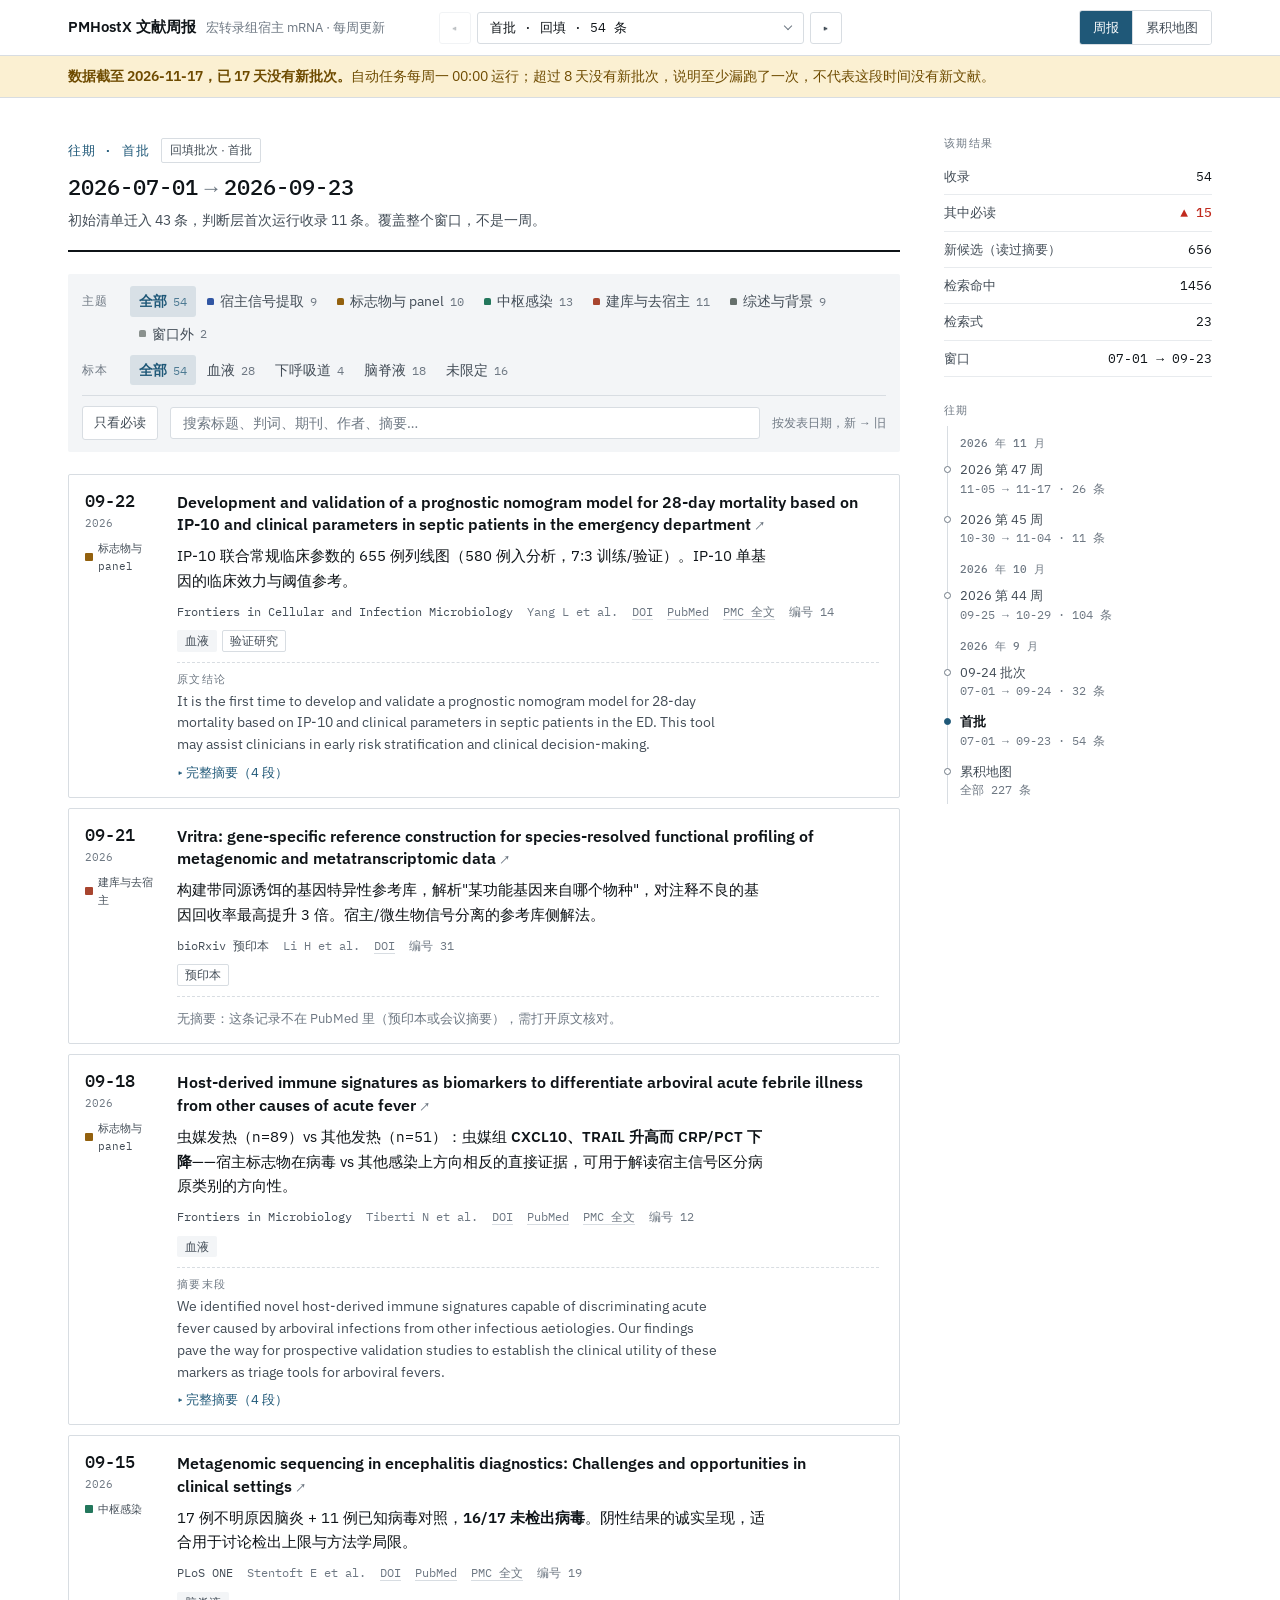
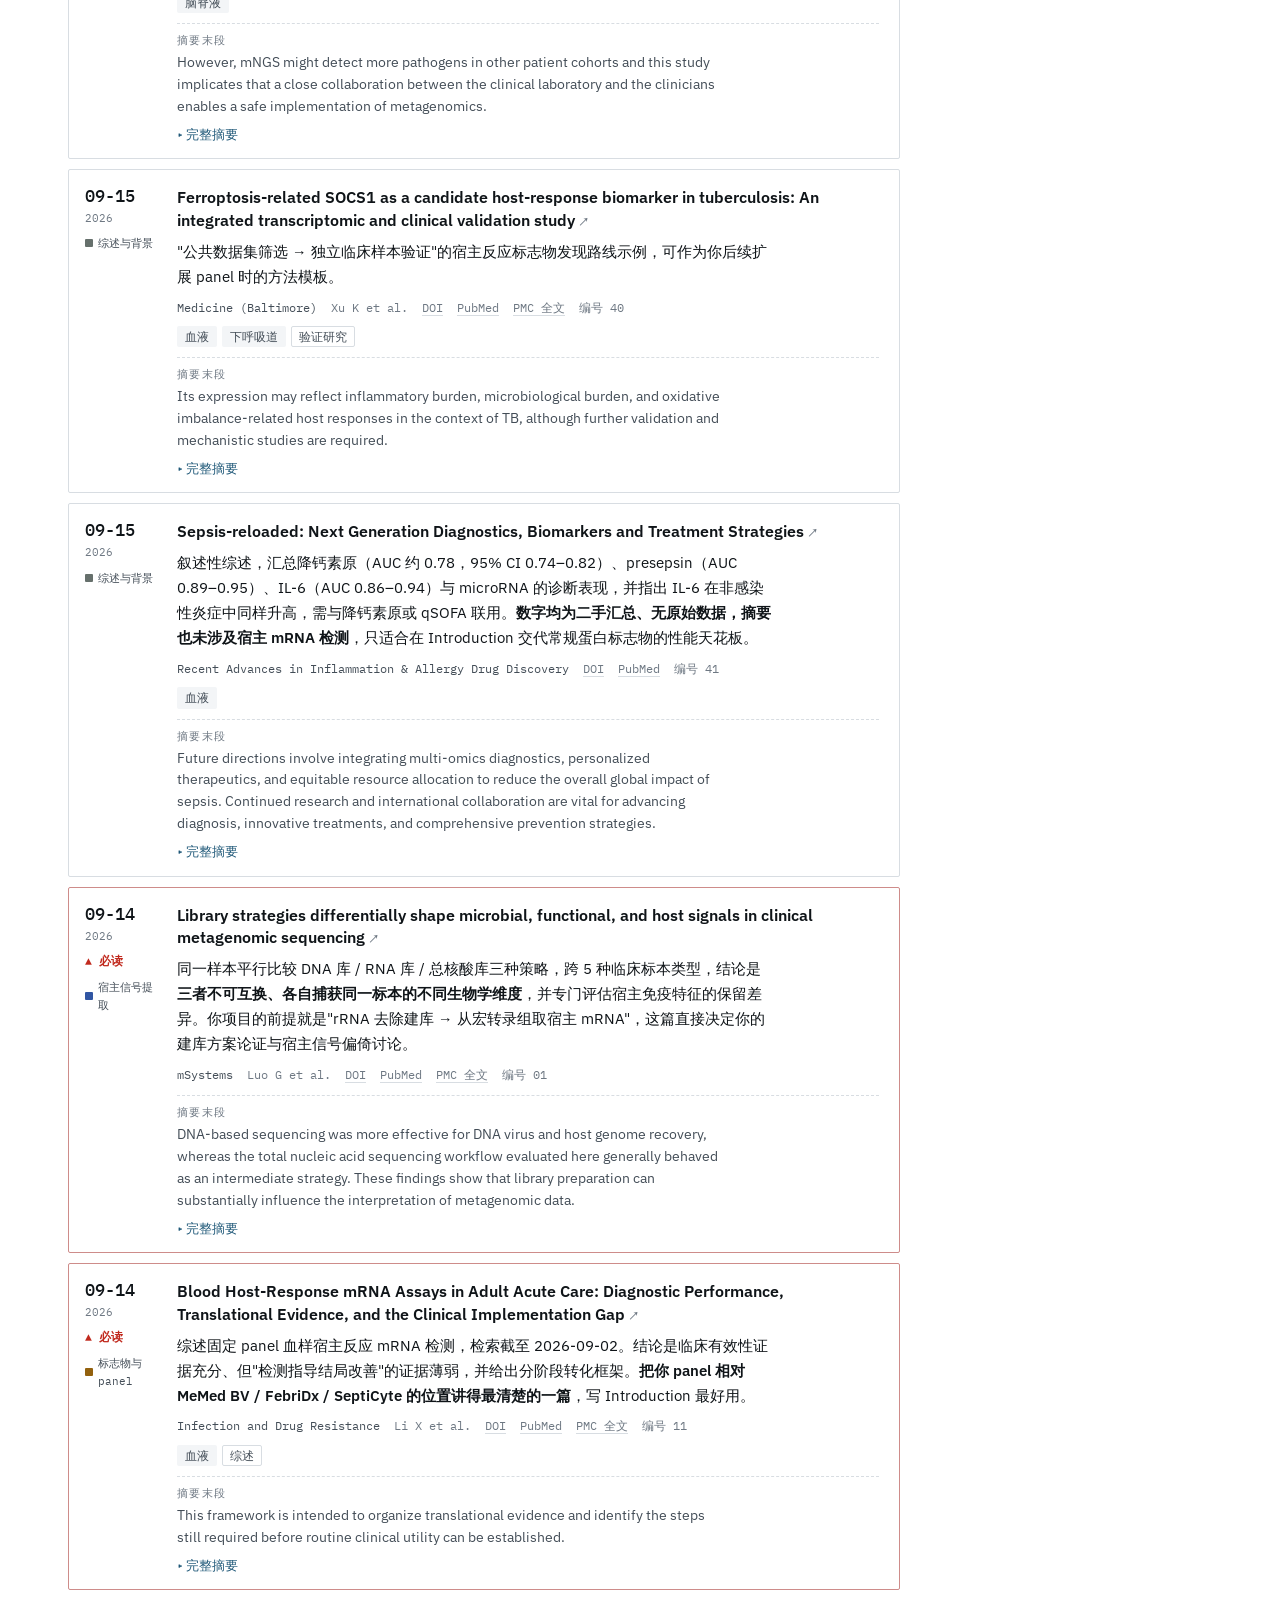
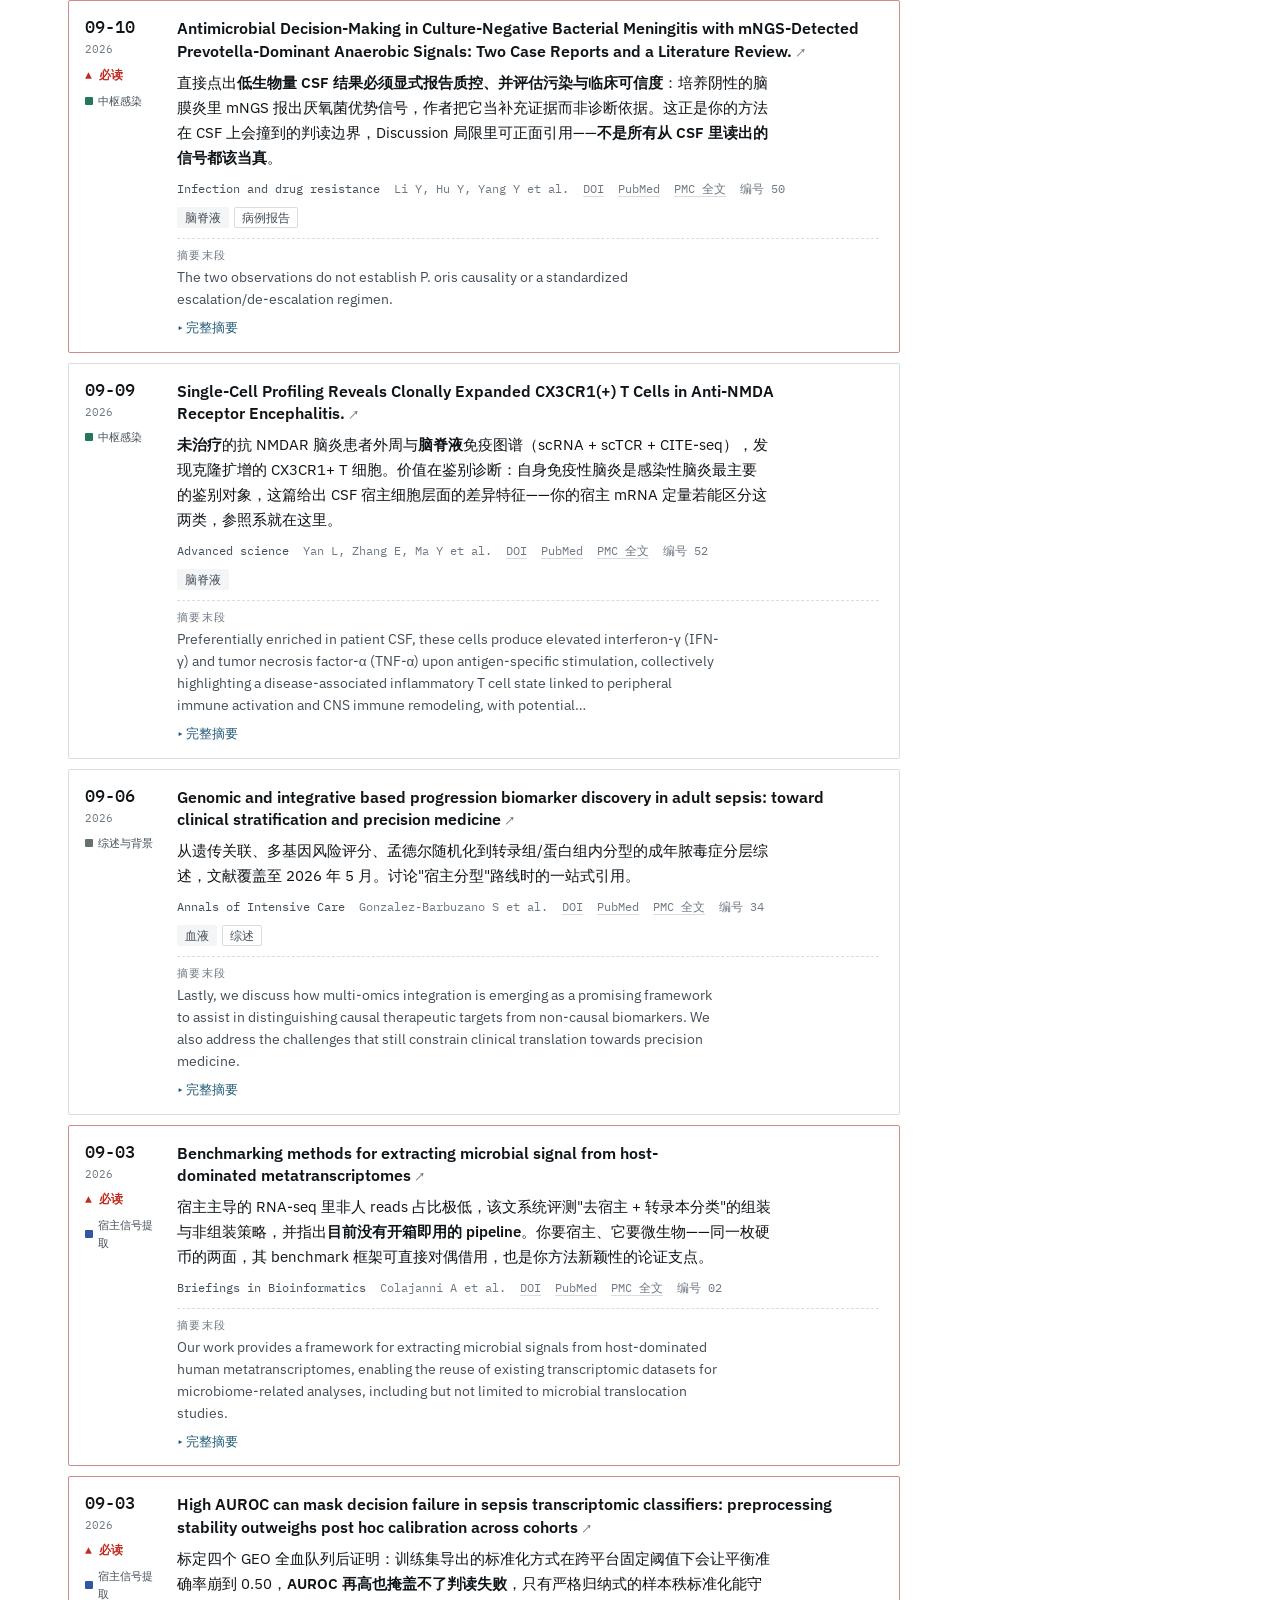
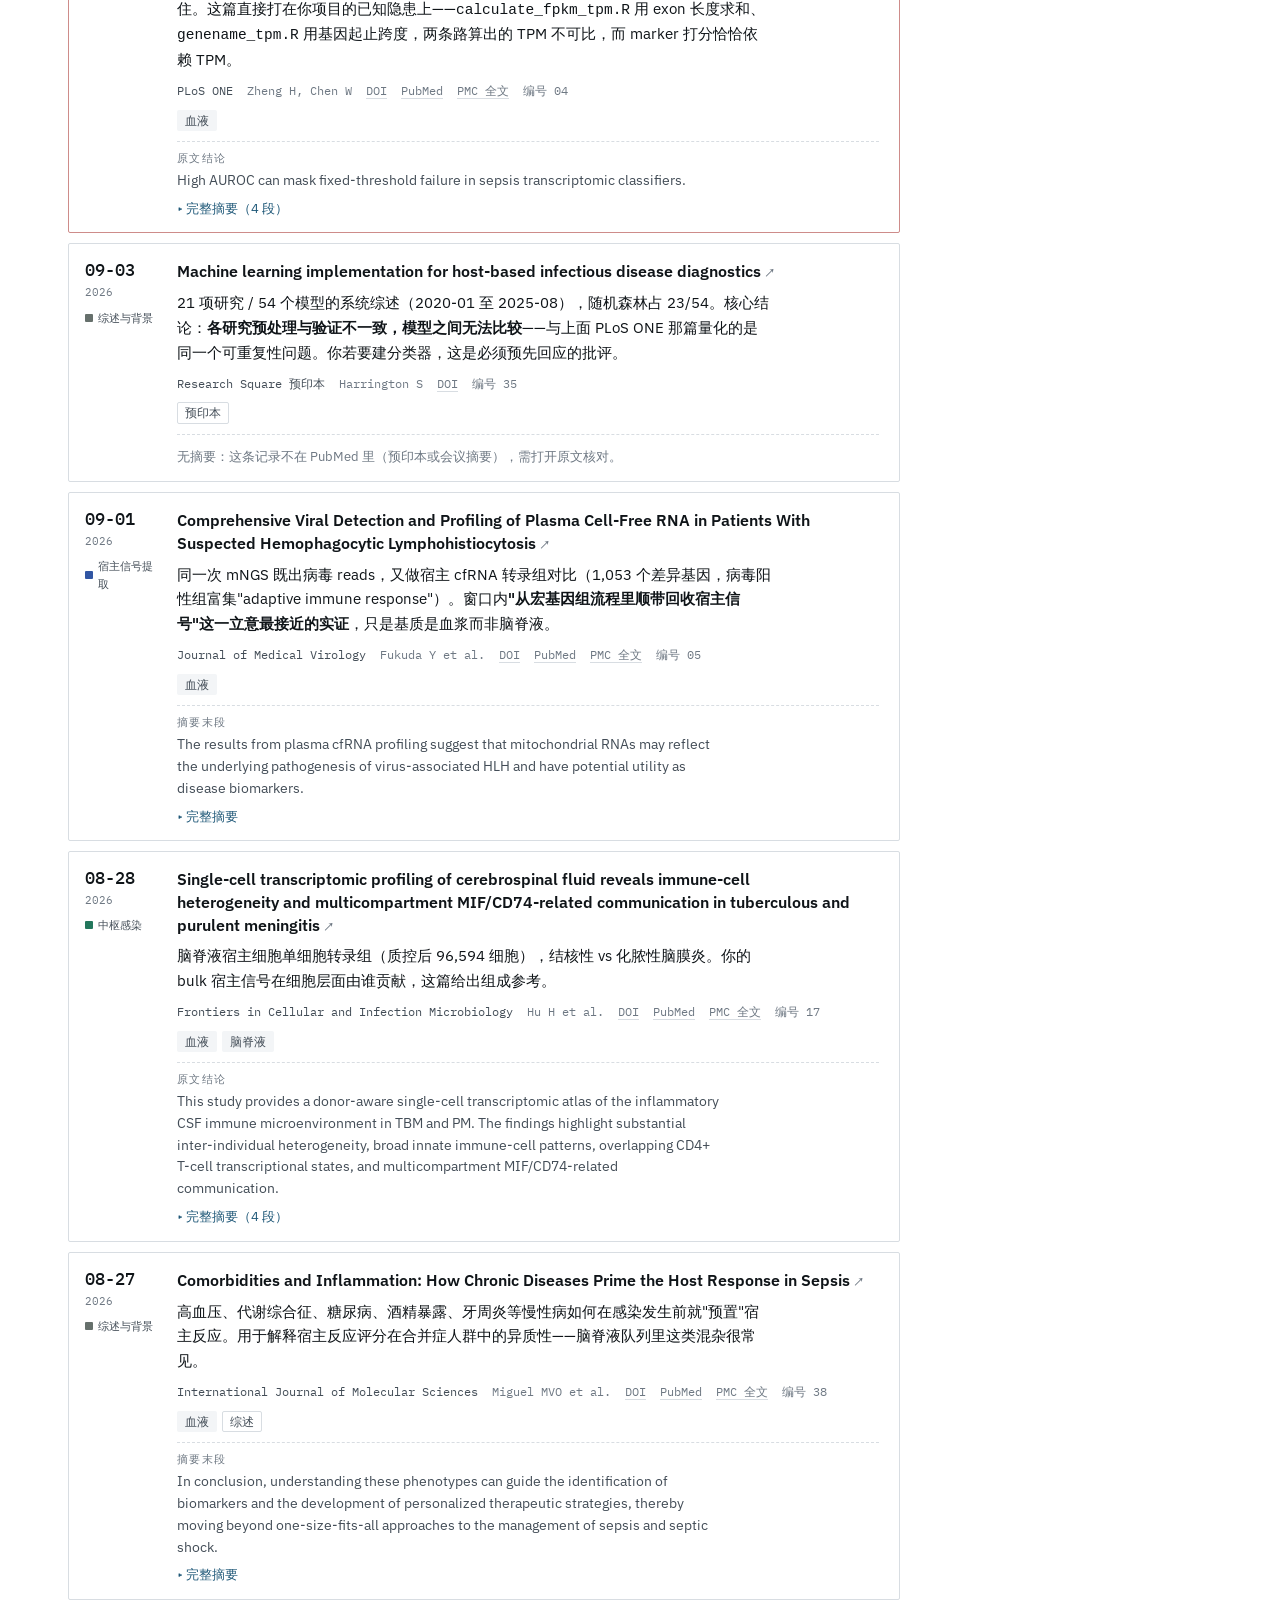
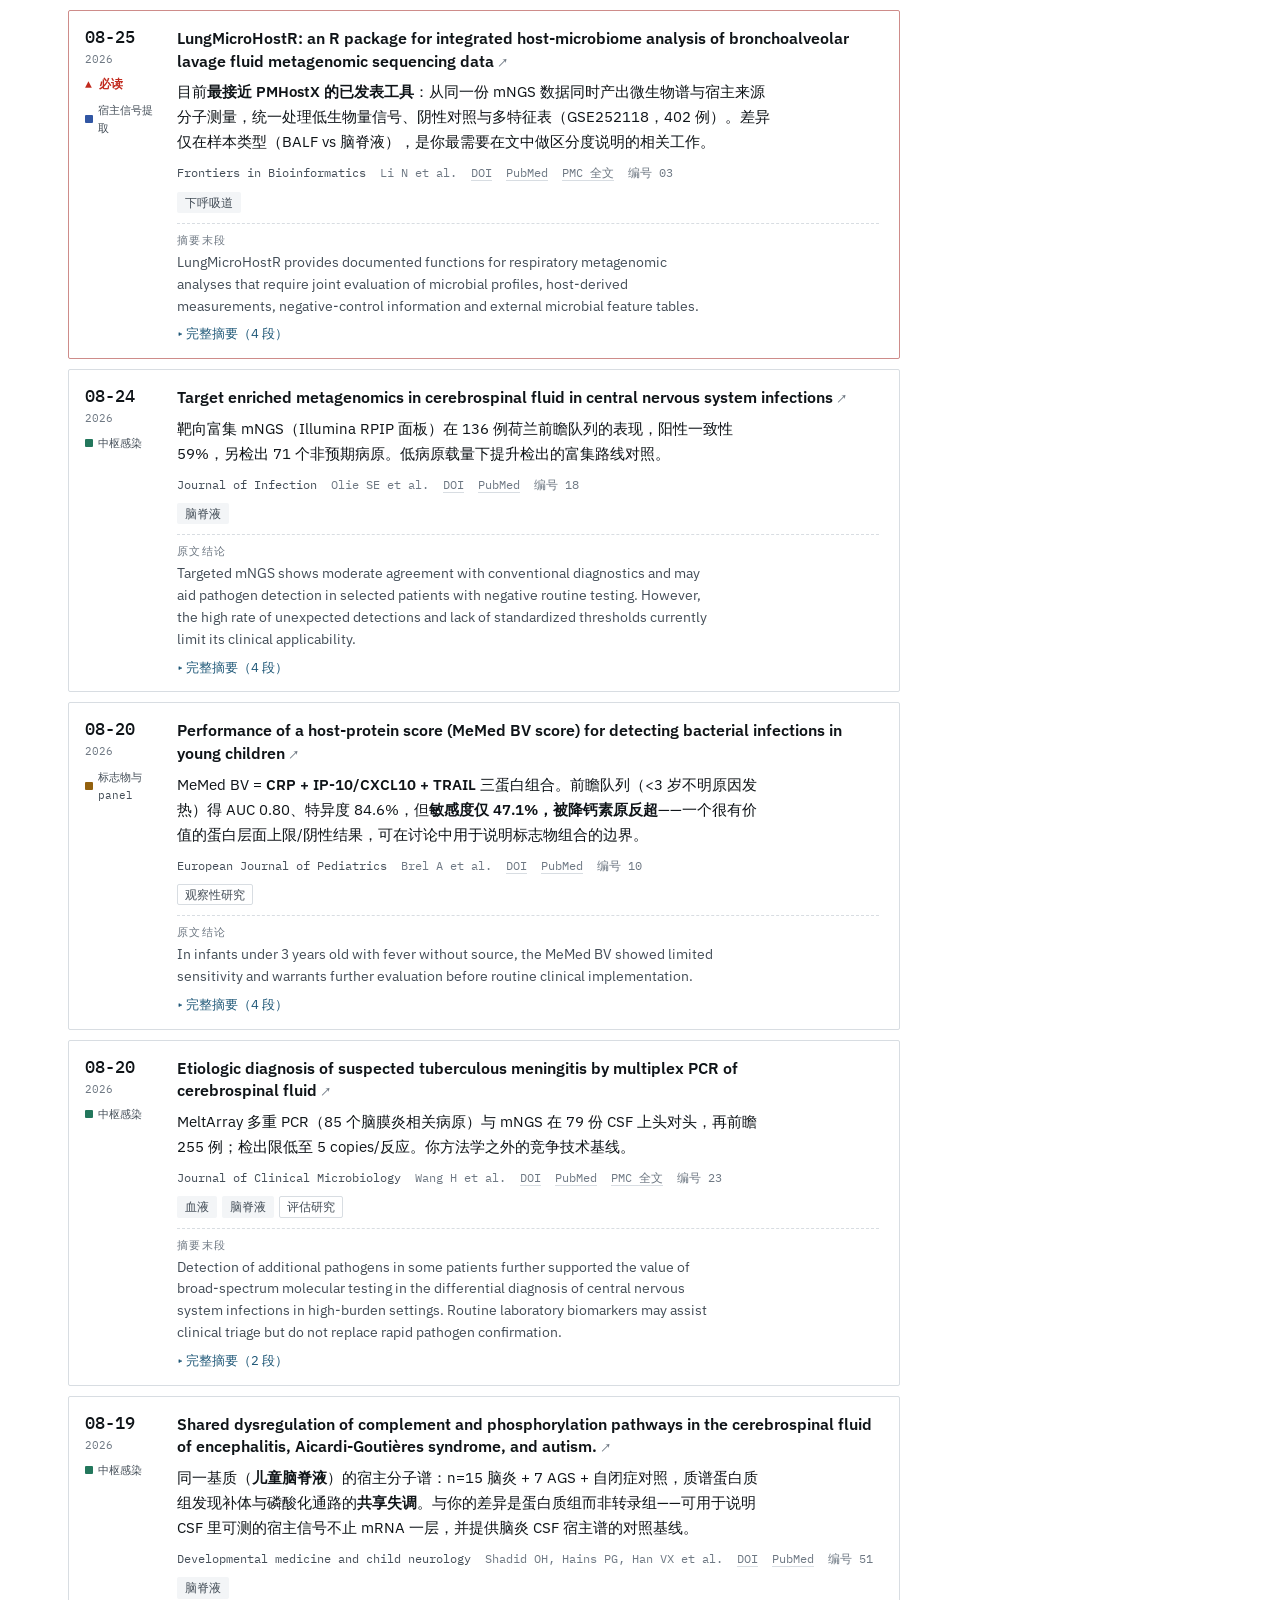
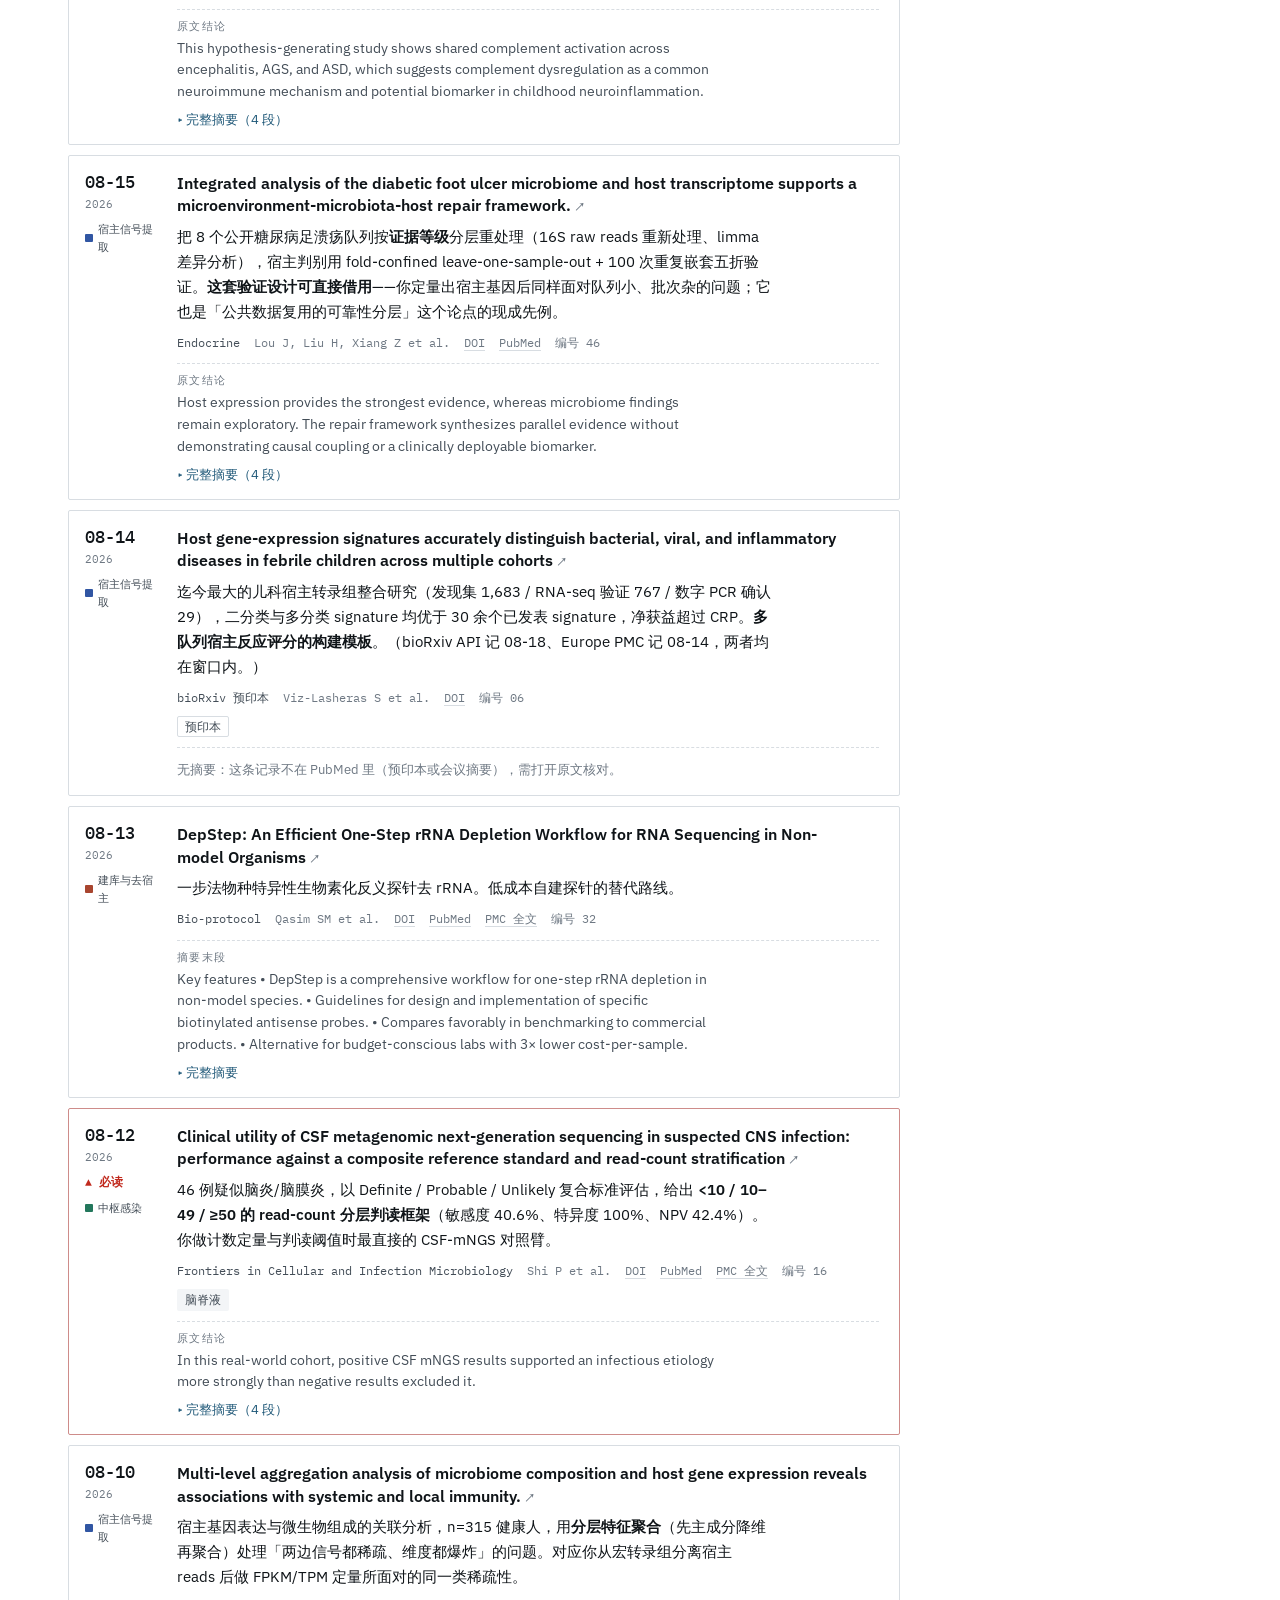
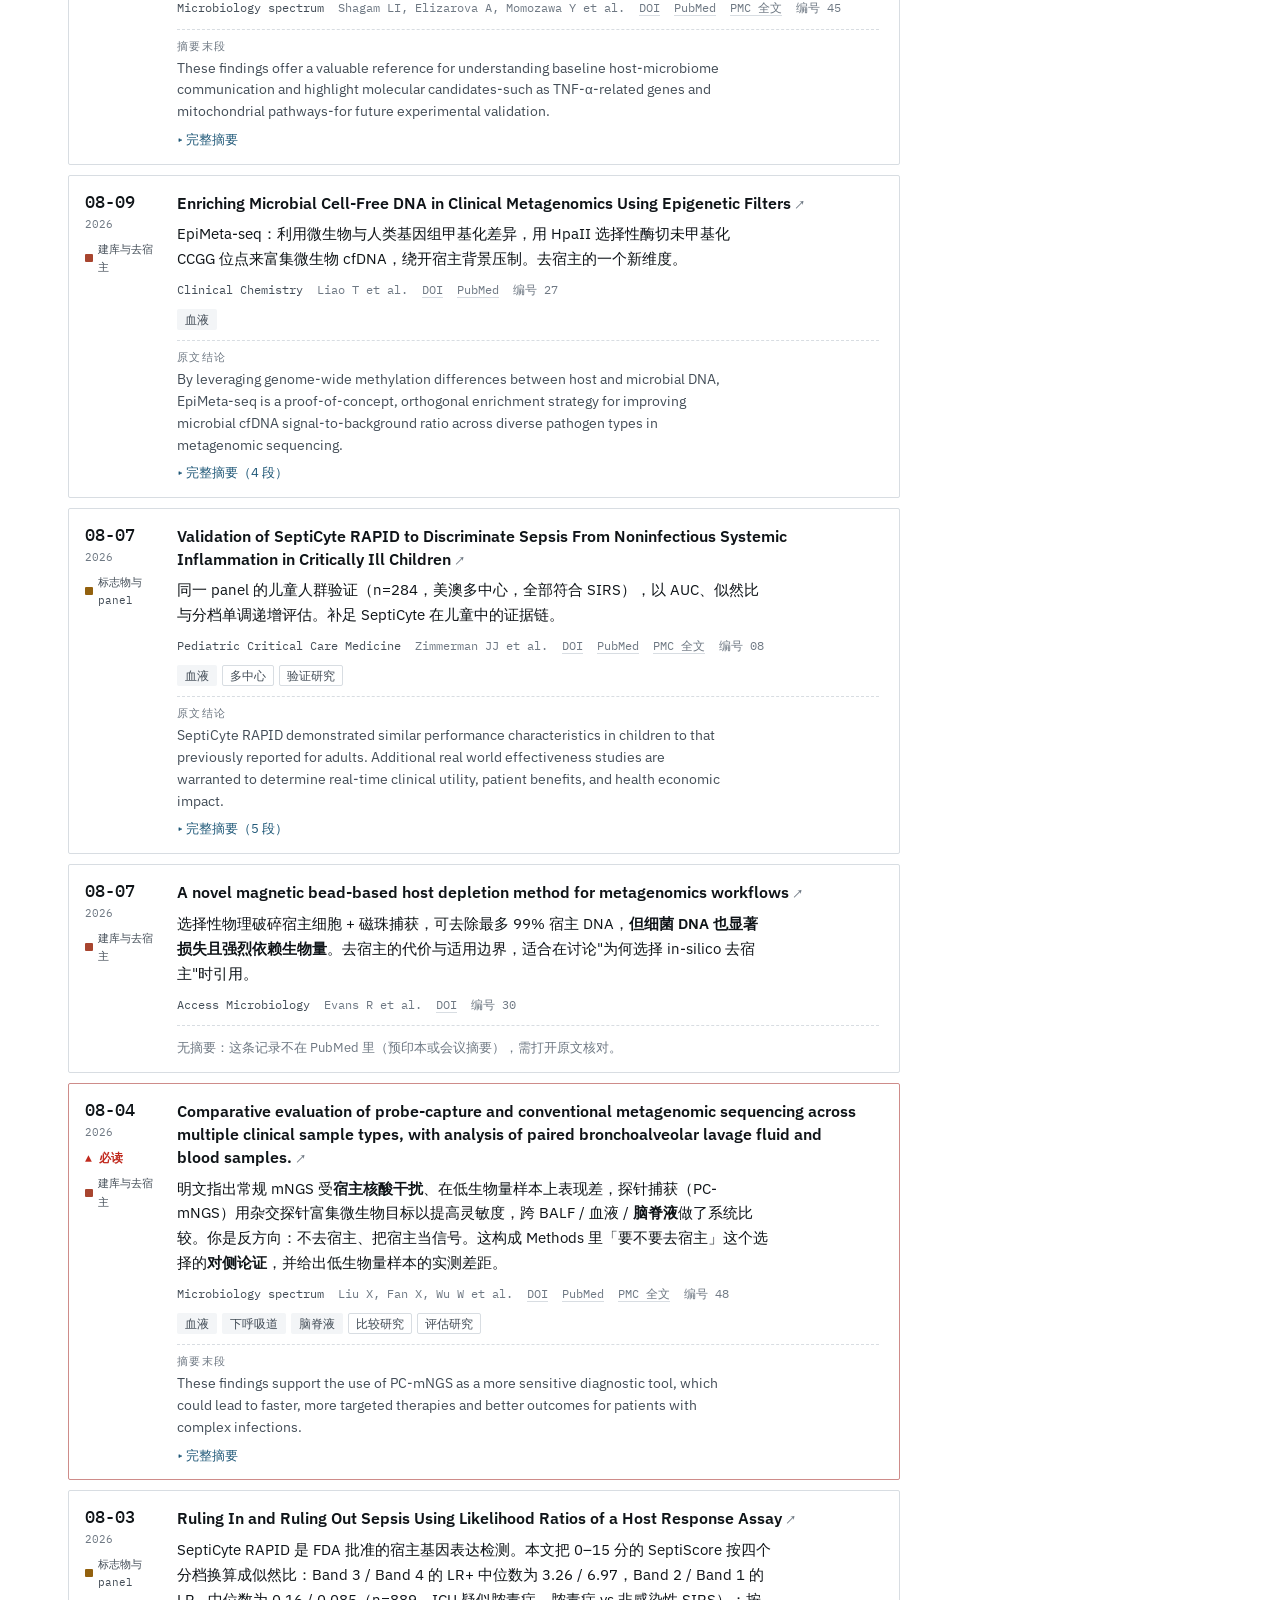
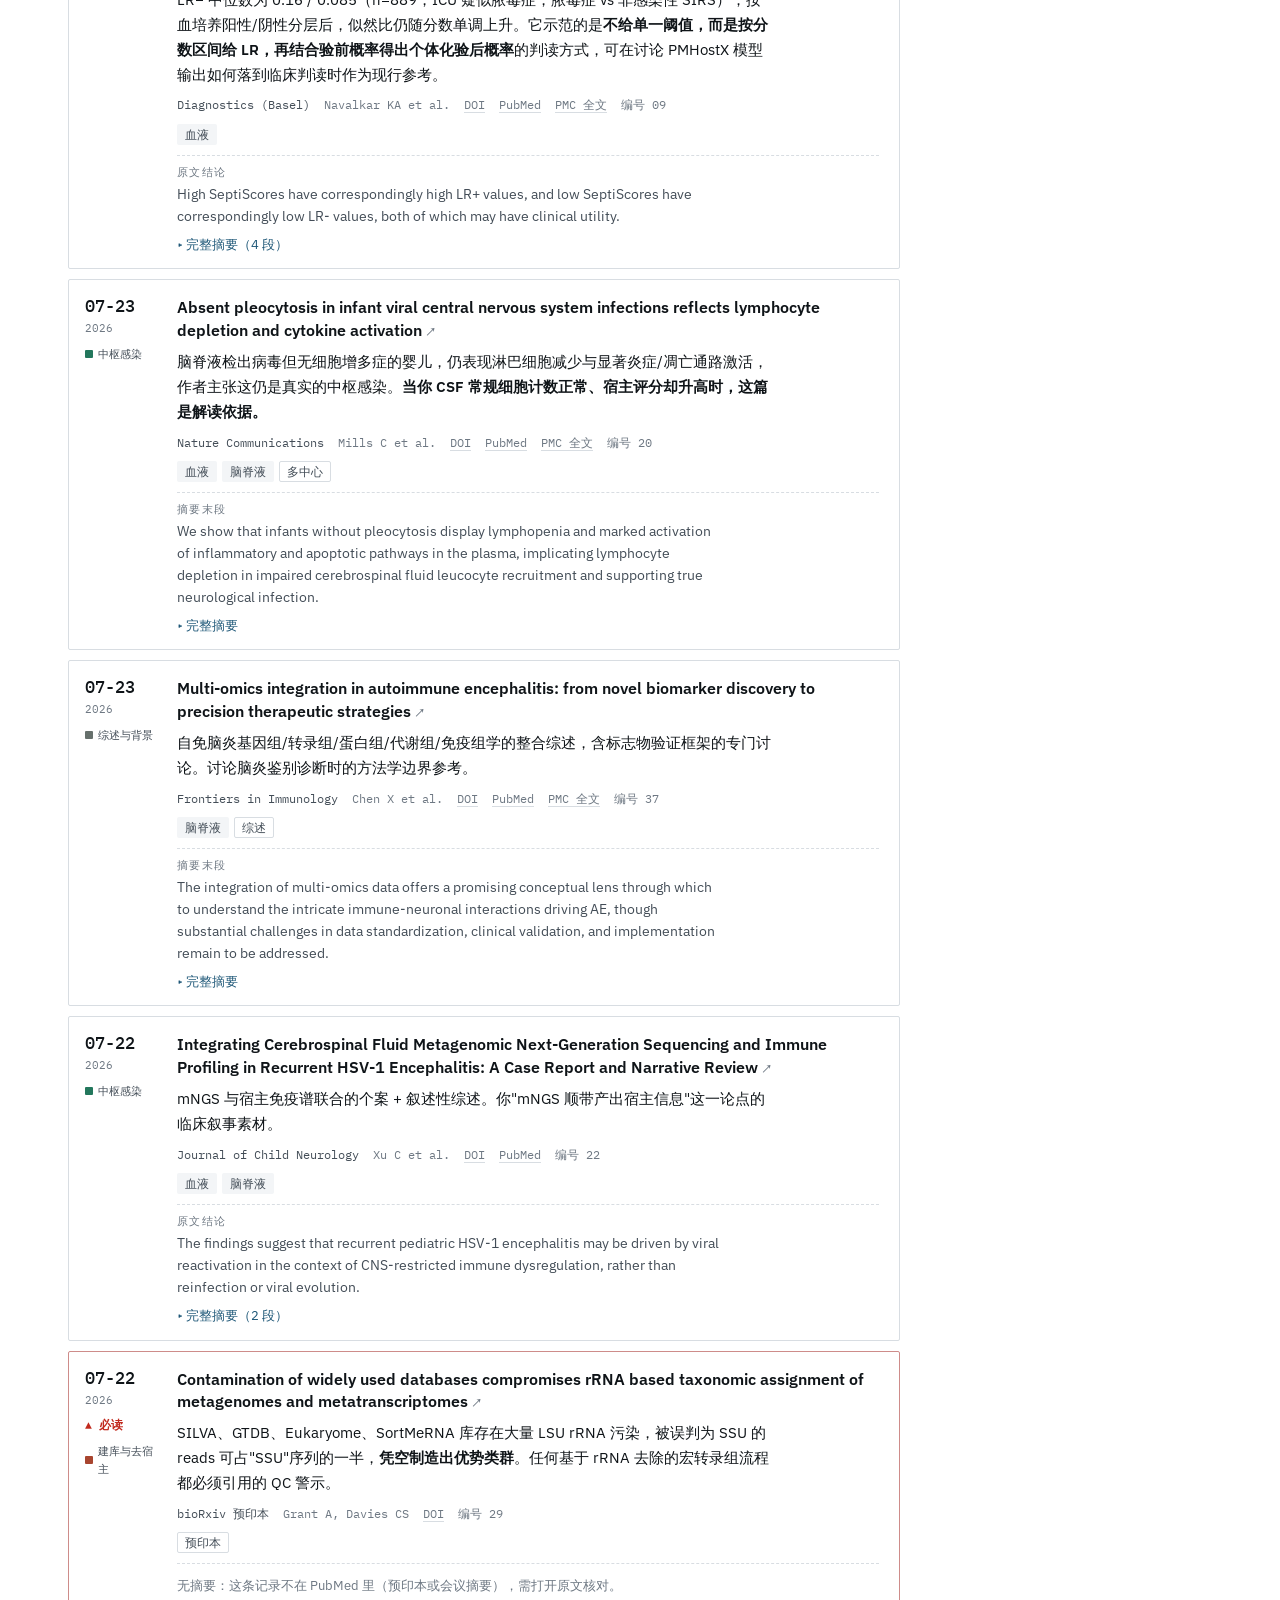
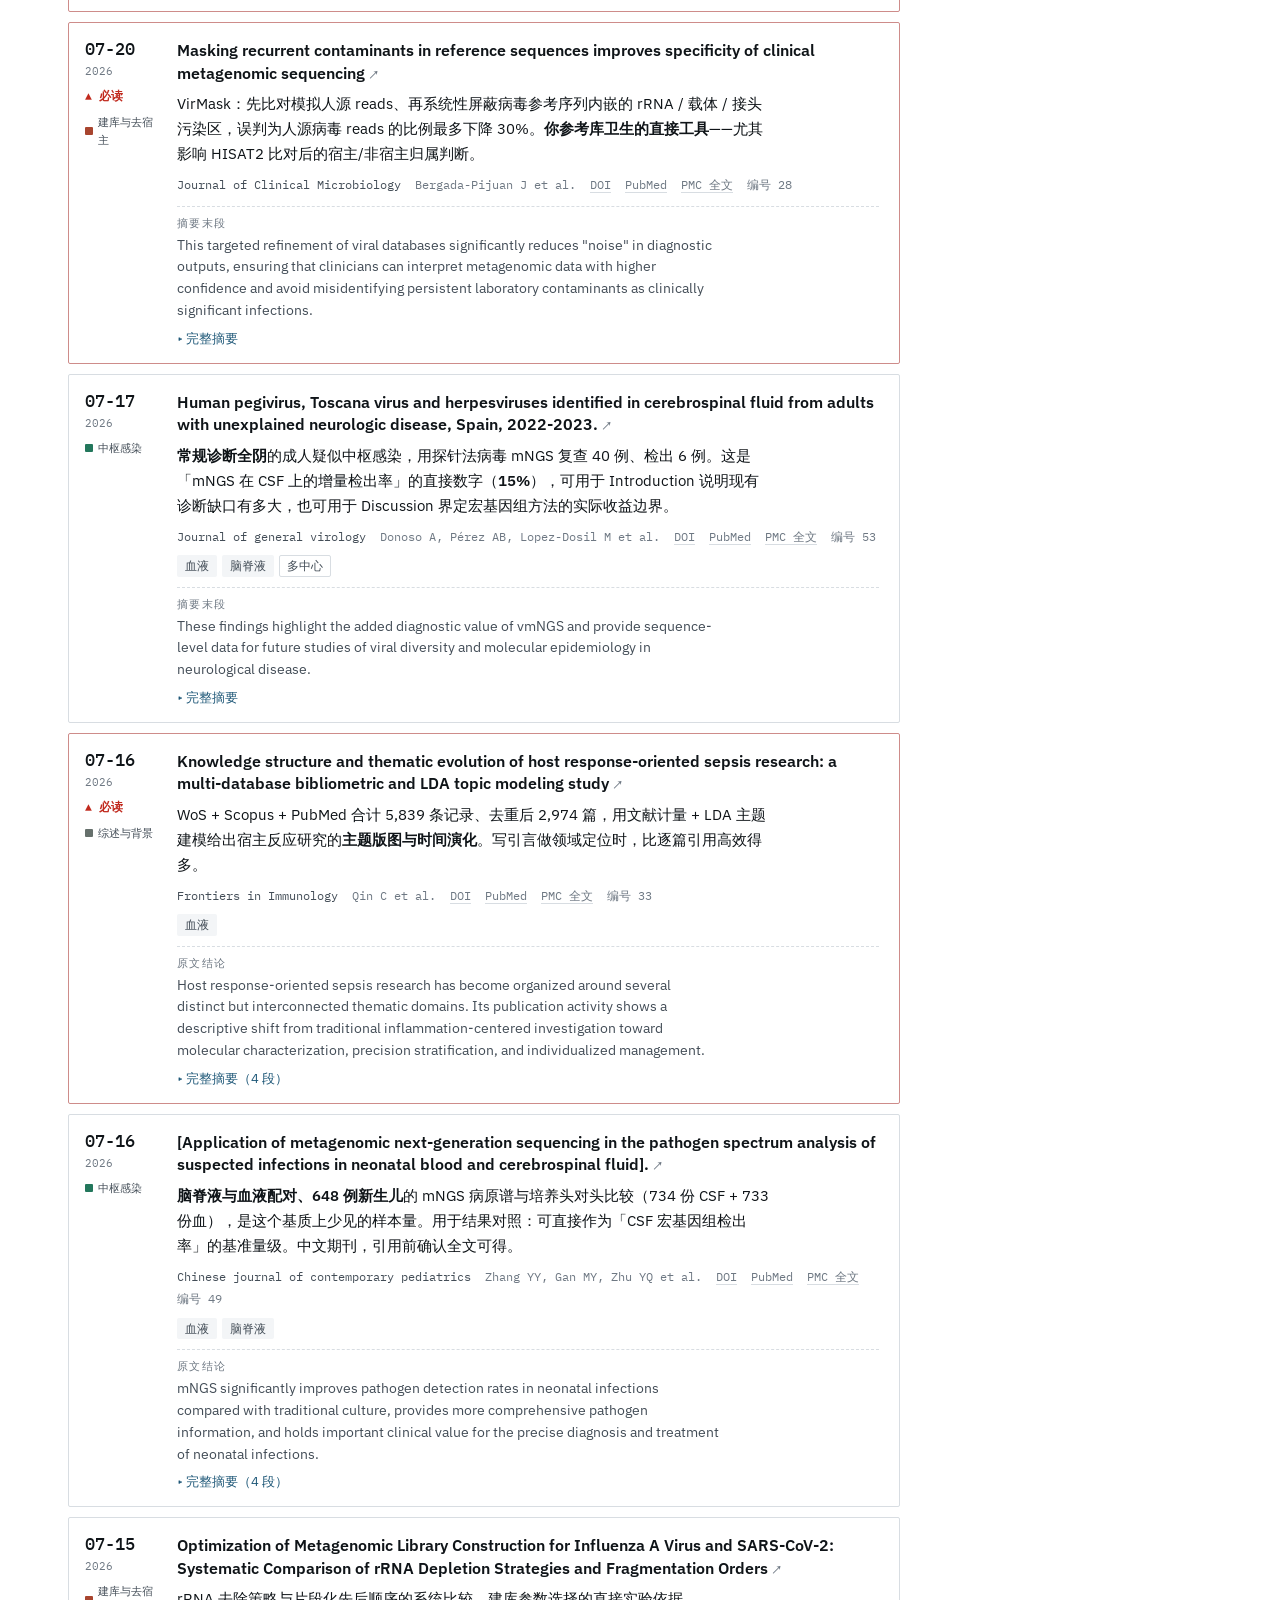
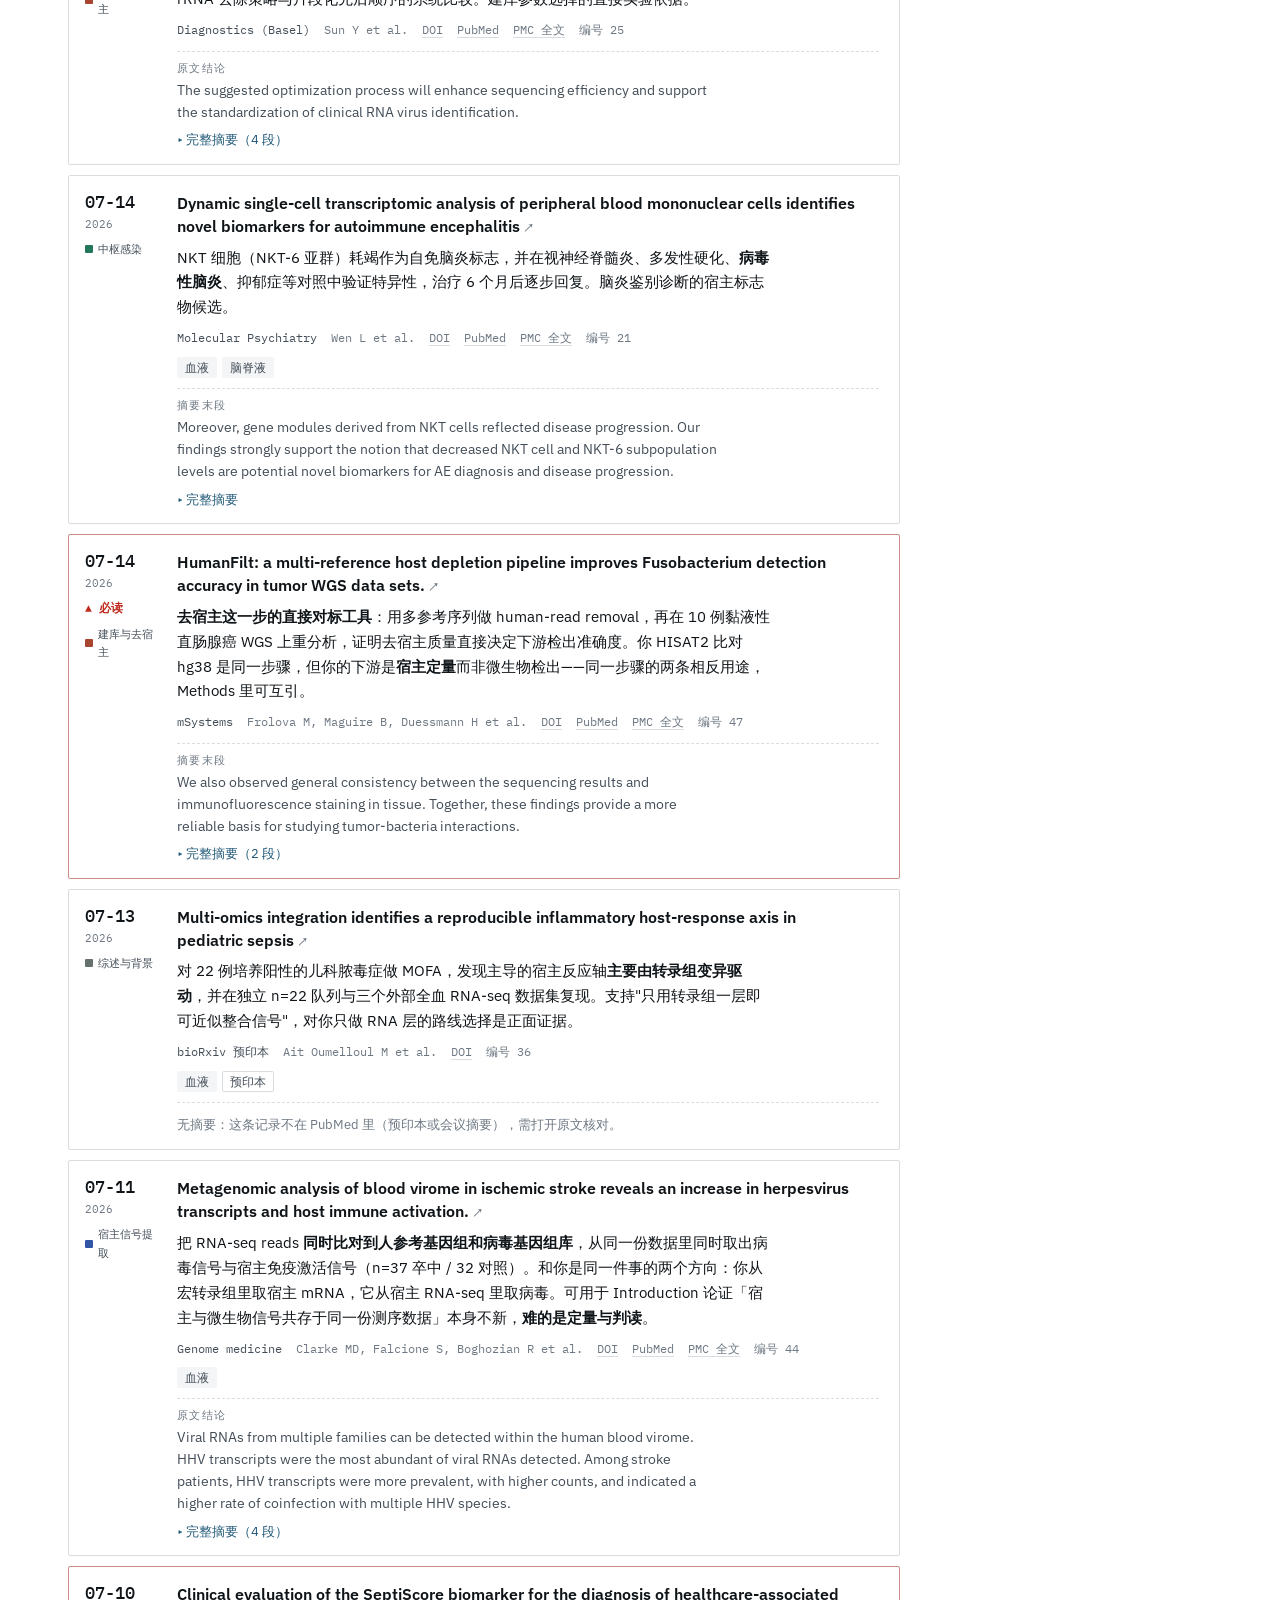
<file: site/w/2026-09-23.html>
<!doctype html>
<html lang="zh-CN">
<meta charset="utf-8">
<meta name="viewport" content="width=device-width, initial-scale=1">
<meta name="color-scheme" content="light dark">
<title>首批 · PMHostX 文献周报</title>
<meta name="description" content="PMHostX 文献周报 首批（2026-07-01 至 2026-09-23）：收录 54 条。">
<link rel="icon" href="data:image/svg+xml,<svg xmlns='http://www.w3.org/2000/svg' viewBox='0 0 100 100'><text y='.9em' font-size='90'>🧬</text></svg>">
<link rel="preload" href="../fonts/plex-sans-latin.woff2" as="font" type="font/woff2" crossorigin>
<link rel="stylesheet" href="../assets/style.css">
<body>
<header class="top"><div class="top-in">
  <a class="brand" href="../index.html"><b>PMHostX 文献周报</b><span>宏转录组宿主 mRNA · 每周更新</span></a>
  <div class="stepper">
    <span class="step" aria-disabled="true" aria-label="较早一期">◂</span>
    <label class="pick"><select id="pick" aria-label="选择周次"><option value="../w/2026-11-17.html">2026 第 47 周 · 26 条 · 11-05–11-17</option><option value="../w/2026-11-04.html">2026 第 45 周 · 11 条 · 10-30–11-04</option><option value="../w/2026-10-29.html">2026 第 44 周 · 104 条 · 09-25–10-29</option><option value="../w/2026-09-24.html">09-24 批次 · 回填 · 32 条</option><option value="../w/2026-09-23.html" selected>首批 · 回填 · 54 条</option></select></label>
    <a class="step" href="../w/2026-09-24.html" aria-label="较新一期">▸</a>
  </div>
  <nav class="views" aria-label="视图">
    <a href="../index.html" aria-current="page">周报</a>
    <a href="../map.html">累积地图</a>
  </nav>
</div></header>
<div class="stale" id="stale" data-last="2026-11-17" hidden><div></div></div>
<div class="shell">
<main class="main">
<header class="wk">
  <p class="eyebrow"><b>往期 · 首批</b><span class="kind" title="覆盖整个窗口而非一周">回填批次 · 首批</span></p>
  <h1 class="range">2026-07-01<i>→</i>2026-09-23</h1>
  <p class="wk-note">初始清单迁入 43 条，判断层首次运行收录 11 条。覆盖整个窗口，不是一周。</p>
</header><div class="tools" id="tools">
  <div class="facet" role="group" aria-label="按主题筛选"><span class="fl">主题</span><div class="opts"><button class="opt" data-g="0" aria-pressed="true">全部<small>54</small></button><button class="opt g1" data-g="1" aria-pressed="false"><i></i>宿主信号提取<small>9</small></button><button class="opt g2" data-g="2" aria-pressed="false"><i></i>标志物与 panel<small>10</small></button><button class="opt g3" data-g="3" aria-pressed="false"><i></i>中枢感染<small>13</small></button><button class="opt g4" data-g="4" aria-pressed="false"><i></i>建库与去宿主<small>11</small></button><button class="opt g5" data-g="5" aria-pressed="false"><i></i>综述与背景<small>9</small></button><button class="opt g8" data-g="8" aria-pressed="false"><i></i>窗口外<small>2</small></button></div></div>
  <div class="facet" role="group" aria-label="按标本筛选"><span class="fl">标本</span><div class="opts"><button class="opt" data-sp="" aria-pressed="true">全部<small>54</small></button><button class="opt" data-sp="blood" aria-pressed="false" title="全血、血浆、血清，以及脓毒症 / 血流感染研究">血液<small>28</small></button><button class="opt" data-sp="resp" aria-pressed="false" title="BALF、气管吸出物、痰、肺炎">下呼吸道<small>4</small></button><button class="opt" data-sp="csf" aria-pressed="false" title="CSF、脑膜炎、脑炎">脑脊液<small>18</small></button><button class="opt" data-sp="none" aria-pressed="false" title="摘要里没有指明标本：方法、工具、综述居多">未限定<small>16</small></button></div></div>
  <div class="row2">
    <button class="toggle" id="must" aria-pressed="false">只看必读</button>
    <input class="search" id="q" type="search" placeholder="搜索标题、判词、期刊、作者、摘要…" aria-label="搜索">
    <button class="clear" id="clear" data-clear hidden>清除筛选</button>
    <span class="sortnote">按发表日期，新 → 旧</span>
  </div>
</div>
<p class="nomatch" id="nomatch" hidden>这一页没有符合筛选条件的文献。<a class="btn pri" id="mapq" data-base="../map.html" href="../map.html" hidden></a><button class="btn" data-clear>清除筛选</button></p>
<div class="list">
<article class="cb g2" data-g="2" data-sp="blood" data-must="0">
  <div class="cb-gut"><span class="cb-d">09-22</span><span class="cb-y">2026</span><span class="cb-g"><i></i>标志物与 panel</span></div>
  <div class="cb-body">
    <h3><a href="https://doi.org/10.3389/fcimb.2026.1838120" target="_blank" rel="noopener">Development and validation of a prognostic nomogram model for 28-day mortality based on IP-10 and clinical parameters in septic patients in the emergency department<span class="ext" aria-hidden="true">↗</span></a></h3>
    <p class="why">IP-10 联合常规临床参数的 655 例列线图（580 例入分析，7:3 训练/验证）。IP-10 单基因的临床效力与阈值参考。</p>
    <div class="meta"><span class="j">Frontiers in Cellular and Infection Microbiology</span><span>Yang L et al.</span><a href="https://doi.org/10.3389/fcimb.2026.1838120" target="_blank" rel="noopener">DOI</a><a href="https://pubmed.ncbi.nlm.nih.gov/42769025/" target="_blank" rel="noopener">PubMed</a><a href="https://pmc.ncbi.nlm.nih.gov/articles/PMC13590294/" target="_blank" rel="noopener">PMC 全文</a><span>编号 14</span></div>
    <div class="cb-tags"><span class="tag sp">血液</span><span class="tag">验证研究</span></div>
    <div class="abs"><span class="abs-k">原文结论</span><p class="abs-pv">It is the first time to develop and validate a prognostic nomogram model for 28-day mortality based on IP-10 and clinical parameters in septic patients in the ED. This tool may assist clinicians in early risk stratification and clinical decision-making.</p><details><summary>完整摘要（4 段）</summary><div class="abs-full"><p><b>Background</b>Early identification and precise prognosis of sepsis are of great significance. Traditional biomarkers, such as procalcitonin (PCT) and lactate (Lac), do not reflect the immune dysregulation at the center of sepsis pathophysiology. Interferon - γ -induced protein 10 (IP-10) is an important chemokine for septic immune dysregulation responses and may have good predictive value. Our research aims to establish and validate a clinically applicable nomogram that combines IP-10 and conventional clinical parameters to predict the 28-day mortality in septic patients in the emergency department (ED).</p><p><b>Methods</b>This study recruited 655 patients who met the criteria of sepsis 3.0 from the ED of Beijing Chao-Yang Hospital from November 2023 to May 2025. A total of 580 patients were analyzed and randomly divided into the training group and the validation group in a 7:3 ratio. The variable selection in this study was conducted using the Least Absolute Shrinkage and Selection Operator (LASSO) regression, and our research employed multivariate logistic regression to determine independent predictors of 28-day mortality. The study scientifically evaluated nomogram using receiver operating characteristic (ROC) curves, calibration plots, Decision Curve Analysis (DCA), and Clinical Impact Curves (CIC).</p><p><b>Results</b>Among the 580 patients, the 28-day mortality rate was 12.9% (75 non-survivors). Multivariate analysis identified five independent risk factors: IP-10 (OR = 1.978, 95% CI: 1.964-1.992), Sequential Organ Failure Assessment (SOFA) score (OR = 1.526, 95% CI: 1.365-1.758), Lac (OR = 1.447, 95% CI: 1.281-1.711), PCT (OR = 1.562, 95% CI: 1.341-1.924), and Acute Physiology and Chronic Health Evaluation II (APACHE II) score (OR = 1.658, 95% CI: 1.515-1.840). The nomogram showed excellent discriminatory ability. The area under the curve (AUC) of the training set and validation set was 0.952 (95% CI: 0.930-0.974) and 0.946 (95% CI: 0.911-0.981), respectively. Calibration was satisfactory, and DCA/CIC analyses confirmed that within the risk threshold range, the clinical net benefit was significant.</p><p><b>Conclusion</b>It is the first time to develop and validate a prognostic nomogram model for 28-day mortality based on IP-10 and clinical parameters in septic patients in the ED. This tool may assist clinicians in early risk stratification and clinical decision-making.</p></div></details></div>
  </div>
</article>
<article class="cb g4" data-g="4" data-sp="" data-must="0">
  <div class="cb-gut"><span class="cb-d">09-21</span><span class="cb-y">2026</span><span class="cb-g"><i></i>建库与去宿主</span></div>
  <div class="cb-body">
    <h3><a href="https://doi.org/10.64898/2026.09.17.752478" target="_blank" rel="noopener">Vritra: gene-specific reference construction for species-resolved functional profiling of metagenomic and metatranscriptomic data<span class="ext" aria-hidden="true">↗</span></a></h3>
    <p class="why">构建带同源诱饵的基因特异性参考库，解析"某功能基因来自哪个物种"，对注释不良的基因回收率最高提升 3 倍。宿主/微生物信号分离的参考库侧解法。</p>
    <div class="meta"><span class="j">bioRxiv 预印本</span><span>Li H et al.</span><a href="https://doi.org/10.64898/2026.09.17.752478" target="_blank" rel="noopener">DOI</a><span>编号 31</span></div>
    <div class="cb-tags"><span class="tag">预印本</span></div>
    <div class="abs"><span class="abs-none">无摘要：这条记录不在 PubMed 里（预印本或会议摘要），需打开原文核对。</span></div>
  </div>
</article>
<article class="cb g2" data-g="2" data-sp="blood" data-must="0">
  <div class="cb-gut"><span class="cb-d">09-18</span><span class="cb-y">2026</span><span class="cb-g"><i></i>标志物与 panel</span></div>
  <div class="cb-body">
    <h3><a href="https://doi.org/10.3389/fmicb.2026.1926383" target="_blank" rel="noopener">Host-derived immune signatures as biomarkers to differentiate arboviral acute febrile illness from other causes of acute fever<span class="ext" aria-hidden="true">↗</span></a></h3>
    <p class="why">虫媒发热（n=89）vs 其他发热（n=51）：虫媒组 <strong>CXCL10、TRAIL 升高而 CRP/PCT 下降</strong>——宿主标志物在病毒 vs 其他感染上方向相反的直接证据，可用于解读宿主信号区分病原类别的方向性。</p>
    <div class="meta"><span class="j">Frontiers in Microbiology</span><span>Tiberti N et al.</span><a href="https://doi.org/10.3389/fmicb.2026.1926383" target="_blank" rel="noopener">DOI</a><a href="https://pubmed.ncbi.nlm.nih.gov/42756087/" target="_blank" rel="noopener">PubMed</a><a href="https://pmc.ncbi.nlm.nih.gov/articles/PMC13582234/" target="_blank" rel="noopener">PMC 全文</a><span>编号 12</span></div>
    <div class="cb-tags"><span class="tag sp">血液</span></div>
    <div class="abs"><span class="abs-k">摘要末段</span><p class="abs-pv">We identified novel host-derived immune signatures capable of discriminating acute fever caused by arboviral infections from other infectious aetiologies. Our findings pave the way for prospective validation studies to establish the clinical utility of these markers as triage tools for arboviral fevers.</p><details><summary>完整摘要（4 段）</summary><div class="abs-full"><p><b>Introduction</b>Arbovirus infections are emerging or re-emerging global health threats due to their raised incidence and geographical spread in endemic regions, as well as the increased risk of local transmission in non-endemic areas. When symptomatic, arboviral infections usually manifest as acute febrile illnesses (AFI) accompanied by mild, often non-specific symptoms. This non-specific clinical presentation contributes to their misdiagnosis, leading to adverse effects at both the patient and public health levels. Leveraging the potential of host biomarkers as fever triage tools, we assessed their utility for the early identification of arbovirus-associated AFI.</p><p><b>Methods</b>We retrospectively compared the serum concentrations of 16 immune mediators and 4 haematological parameters (haemoglobin-Hgb, and leukocyte, erythrocyte and platelet counts) in a population of febrile or symptomatic patients with arboviral infections (Arbo-AFI, n = 89) or with fever caused by other infectious conditions, including respiratory viral infections (Other-AFI, n = 51).</p><p><b>Results</b>Arbo-AFI was accompanied by increased mediators of the anti-viral response (IFNα, CXCL10, TRAIL and CCL2) and decreased acute phase reactants (CRP, PCT and PTX3) and acute innate cytokines (IL-6 and IL-8) when compared to other causes of AFI. Importantly, some of the best performing markers-including CXCL10, TRAIL, CRP and PCT-showed distinct profiles in Arbo-AFI versus AFI due to respiratory viruses. CRP was the best individual marker (Area Under the ROC Curve-AUC = 0.822), and its diagnostic potential was significantly improved when combined with PCT, CXCL10, IL-6 or Hgb, reaching an AUC &gt; 0.90.</p><p><b>Discussion</b>We identified novel host-derived immune signatures capable of discriminating acute fever caused by arboviral infections from other infectious aetiologies. Our findings pave the way for prospective validation studies to establish the clinical utility of these markers as triage tools for arboviral fevers.</p></div></details></div>
  </div>
</article>
<article class="cb g3" data-g="3" data-sp="csf" data-must="0">
  <div class="cb-gut"><span class="cb-d">09-15</span><span class="cb-y">2026</span><span class="cb-g"><i></i>中枢感染</span></div>
  <div class="cb-body">
    <h3><a href="https://doi.org/10.1371/journal.pone.0358189" target="_blank" rel="noopener">Metagenomic sequencing in encephalitis diagnostics: Challenges and opportunities in clinical settings<span class="ext" aria-hidden="true">↗</span></a></h3>
    <p class="why">17 例不明原因脑炎 + 11 例已知病毒对照，<strong>16/17 未检出病毒</strong>。阴性结果的诚实呈现，适合用于讨论检出上限与方法学局限。</p>
    <div class="meta"><span class="j">PLoS ONE</span><span>Stentoft E et al.</span><a href="https://doi.org/10.1371/journal.pone.0358189" target="_blank" rel="noopener">DOI</a><a href="https://pubmed.ncbi.nlm.nih.gov/42743296/" target="_blank" rel="noopener">PubMed</a><a href="https://pmc.ncbi.nlm.nih.gov/articles/PMC13577485/" target="_blank" rel="noopener">PMC 全文</a><span>编号 19</span></div>
    <div class="cb-tags"><span class="tag sp">脑脊液</span></div>
    <div class="abs"><span class="abs-k">摘要末段</span><p class="abs-pv">However, mNGS might detect more pathogens in other patient cohorts and this study implicates that a close collaboration between the clinical laboratory and the clinicians enables a safe implementation of metagenomics.</p><details><summary>完整摘要</summary><div class="abs-full"><p>The primary aim of this study was to determine whether metagenomic next-generation sequencing (mNGS) can identify potential microbial agents responsible for encephalitis of unknown origin in immunocompetent patients, thereby enhancing clinical diagnostics. Cerebrospinal fluid samples from well-characterized patients (n = 17) diagnosed with encephalitis of unknown origin, according to Swedish national guidelines, were sequenced using mNGS using the Ion Torrent platform and analyzed using bioinformatic platforms. Samples from patients with known viral CNS infections i.e. HSV-2 meningitis (n = 4), VZV CNS infections (n = 3), enterovirus meningitis (n = 2), JCV CNS infection (n = 2) were used as controls for the methodology (n = 11). No viral agents were detected in 16/17 CSF samples from patients with encephalitis of unknown etiology. 13/17 CSF samples were analysed for the most common autoimmune antibodies and were negative. In one CSF sample from patients with encephalitis of unknown origin a Human pegivirus (HPgV) was detected. In 9/11 control CSF samples from patients with CNS infections, RNA or DNA of the known virus were detected. The main conclusion in this study was that the negative results were related to that the majority of included patients were immunocompetent. The finding of HPgV in a patient with unknown encephalitis was judged as a bystander. However, mNGS might detect more pathogens in other patient cohorts and this study implicates that a close collaboration between the clinical laboratory and the clinicians enables a safe implementation of metagenomics.</p></div></details></div>
  </div>
</article>
<article class="cb g5" data-g="5" data-sp="blood resp" data-must="0">
  <div class="cb-gut"><span class="cb-d">09-15</span><span class="cb-y">2026</span><span class="cb-g"><i></i>综述与背景</span></div>
  <div class="cb-body">
    <h3><a href="https://doi.org/10.1097/MD.0000000000050671" target="_blank" rel="noopener">Ferroptosis-related SOCS1 as a candidate host-response biomarker in tuberculosis: An integrated transcriptomic and clinical validation study<span class="ext" aria-hidden="true">↗</span></a></h3>
    <p class="why">"公共数据集筛选 → 独立临床样本验证"的宿主反应标志物发现路线示例，可作为你后续扩展 panel 时的方法模板。</p>
    <div class="meta"><span class="j">Medicine (Baltimore)</span><span>Xu K et al.</span><a href="https://doi.org/10.1097/MD.0000000000050671" target="_blank" rel="noopener">DOI</a><a href="https://pubmed.ncbi.nlm.nih.gov/42736823/" target="_blank" rel="noopener">PubMed</a><a href="https://pmc.ncbi.nlm.nih.gov/articles/PMC13574448/" target="_blank" rel="noopener">PMC 全文</a><span>编号 40</span></div>
    <div class="cb-tags"><span class="tag sp">血液</span><span class="tag sp">下呼吸道</span><span class="tag">验证研究</span></div>
    <div class="abs"><span class="abs-k">摘要末段</span><p class="abs-pv">Its expression may reflect inflammatory burden, microbiological burden, and oxidative imbalance-related host responses in the context of TB, although further validation and mechanistic studies are required.</p><details><summary>完整摘要</summary><div class="abs-full"><p>Suppressor of cytokine signaling 1 (SOCS1) has been implicated in immune regulation and has been identified as a ferroptosis-related candidate gene in tuberculosis (TB) transcriptomic studies. However, its expression characteristics in independent clinical samples and its relationship with disease activity-related indicators remain insufficiently defined. This study integrated public transcriptomic datasets with clinical validation to evaluate SOCS1 expression in TB, assess its potential adjunctive diagnostic value, and explore its clinical associations. Public datasets from the Gene Expression Omnibus were used to identify and validate ferroptosis-related candidate genes associated with TB. SOCS1 expression was evaluated across independent datasets, including whole-blood datasets and an in vitro Mycobacterium tuberculosis-stimulated peripheral blood mononuclear cell model. Peripheral blood SOCS1 mRNA expression was measured by reverse transcription-quantitative polymerase chain reaction in 36 patients with active pulmonary TB and 21 healthy controls. SOCS1 protein expression was assessed by immunohistochemistry in an independent lung tissue cohort. Plasma malondialdehyde and total glutathione levels were measured as oxidative stress-related biochemical indicators using commercial assay kits according to the manufacturers&#x27; instructions. Receiver operating characteristic curve and Spearman correlation analyses were used to assess discriminatory performance and clinical associations. SOCS1 was consistently upregulated across independent TB-related datasets and was significantly elevated in peripheral blood from patients with TB compared with healthy controls. In the clinical cohort, SOCS1 showed modest discriminatory performance for distinguishing TB patients from healthy controls, with an area under the curve of 0.731 (95% confidence interval = 0.599-0.864). Immunohistochemistry showed stronger SOCS1 protein expression in TB tissues than in control tissues, whereas pneumonia tissues showed a nonsignificant increasing trend. SOCS1 expression was positively correlated with C-reactive protein, erythrocyte sedimentation rate, and sputum culture grade. Additional biochemical analyses showed higher malondialdehyde and lower total glutathione levels in TB patients, with corresponding correlations with SOCS1 expression. SOCS1 may serve as a ferroptosis-related candidate host-response biomarker with potential adjunctive diagnostic value in TB. Its expression may reflect inflammatory burden, microbiological burden, and oxidative imbalance-related host responses in the context of TB, although further validation and mechanistic studies are required.</p></div></details></div>
  </div>
</article>
<article class="cb g5" data-g="5" data-sp="blood" data-must="0">
  <div class="cb-gut"><span class="cb-d">09-15</span><span class="cb-y">2026</span><span class="cb-g"><i></i>综述与背景</span></div>
  <div class="cb-body">
    <h3><a href="https://doi.org/10.2174/0127722708440655260829134856" target="_blank" rel="noopener">Sepsis-reloaded: Next Generation Diagnostics, Biomarkers and Treatment Strategies<span class="ext" aria-hidden="true">↗</span></a></h3>
    <p class="why">叙述性综述，汇总降钙素原（AUC 约 0.78，95% CI 0.74–0.82）、presepsin（AUC 0.89–0.95）、IL-6（AUC 0.86–0.94）与 microRNA 的诊断表现，并指出 IL-6 在非感染性炎症中同样升高，需与降钙素原或 qSOFA 联用。<strong>数字均为二手汇总、无原始数据，摘要也未涉及宿主 mRNA 检测</strong>，只适合在 Introduction 交代常规蛋白标志物的性能天花板。</p>
    <div class="meta"><span class="j">Recent Advances in Inflammation &amp; Allergy Drug Discovery</span><a href="https://doi.org/10.2174/0127722708440655260829134856" target="_blank" rel="noopener">DOI</a><a href="https://pubmed.ncbi.nlm.nih.gov/42736657/" target="_blank" rel="noopener">PubMed</a><span>编号 41</span></div>
    <div class="cb-tags"><span class="tag sp">血液</span></div>
    <div class="abs"><span class="abs-k">摘要末段</span><p class="abs-pv">Future directions involve integrating multi-omics diagnostics, personalized therapeutics, and equitable resource allocation to reduce the overall global impact of sepsis. Continued research and international collaboration are vital for advancing diagnosis, innovative treatments, and comprehensive prevention strategies.</p><details><summary>完整摘要</summary><div class="abs-full"><p>Sepsis is a life-threatening syndrome driven by a dysregulated host response to infection, resulting in high global morbidity, mortality, and economic burden. Despite advances in critical care, sepsis remains a major challenge, especially in low-and-middle-income countries where the incidence and mortality are highest. The condition arises from diverse infections, and it is characterized by rapid disease progression, variable clinical presentations, and emerging antimicrobial resistance. Prompt diagnosis is crucial; however, conventional tools such as clinical criteria and standard biomarkers often lack adequate sensitivity and specificity. Sepsis is very dangerous, so clinicians must diagnose it early. Traditional methods may often give false results; therefore, newer biomarkers have been explored. Procalcitonin can detect sepsis in about 75-80% of true cases, with a similar rate of correctly ruling out non-sepsis, achieving an AUC of around 0.78 (95% CI 0.74-0.82). Presepsin shows an AUC of 0.89-0.95 and performs even better, accurately identifying sepsis with a sensitivity of about 85-90% in medium-to-large clinical studies. Interleukin-6 is a key pro-inflammatory cytokine that rises rapidly within 1-2 hours during sepsis, driving cytokine storms and predicting severity and mortality, with strong diagnostic performance (sensitivity around 80-85%, AUC 0.86-0.94). However, due to its elevation in non-infectious inflammatory conditions, it is most effective when used in combination with other markers, such as procalcitonin or clinical scoring systems (e.g., QSOFA), to achieve diagnostic accuracy above 90%. MicroRNAs are small non-coding RNAs that are dysregulated in sepsis; they enable early diagnosis and prognosis via blood or plasma detection and can predict organ failure and mortality, but still require robust clinical validation. These biomarkers collectively offer improved diagnostic accuracy and risk stratification. Contemporary management emphasizes early recognition, rapid administration of intravenous antibiotics and fluids, and individualized targeted, supportive therapies (e.g., immunomodulators, monoclonal antibodies), pathogen- associated molecule removal, and novel drug delivery systems (e.g., nanoparticles), which aim to enhance precision and minimize toxicity. Imaging and microbiological investigations remain essential for identifying infection sources and guiding therapy. Key challenges include diagnostic delays, altered pharmacokinetics due to organ dysfunction, inadequate drug targeting, and limited resources in vulnerable populations. Future directions involve integrating multi-omics diagnostics, personalized therapeutics, and equitable resource allocation to reduce the overall global impact of sepsis. Continued research and international collaboration are vital for advancing diagnosis, innovative treatments, and comprehensive prevention strategies.</p></div></details></div>
  </div>
</article>
<article class="cb g1 must-row" data-g="1" data-sp="" data-must="1">
  <div class="cb-gut"><span class="cb-d">09-14</span><span class="cb-y">2026</span><span class="cb-flag">▲ 必读</span><span class="cb-g"><i></i>宿主信号提取</span></div>
  <div class="cb-body">
    <h3><a href="https://doi.org/10.1128/msystems.00897-26" target="_blank" rel="noopener">Library strategies differentially shape microbial, functional, and host signals in clinical metagenomic sequencing<span class="ext" aria-hidden="true">↗</span></a></h3>
    <p class="why">同一样本平行比较 DNA 库 / RNA 库 / 总核酸库三种策略，跨 5 种临床标本类型，结论是<strong>三者不可互换、各自捕获同一标本的不同生物学维度</strong>，并专门评估宿主免疫特征的保留差异。你项目的前提就是"rRNA 去除建库 → 从宏转录组取宿主 mRNA"，这篇直接决定你的建库方案论证与宿主信号偏倚讨论。</p>
    <div class="meta"><span class="j">mSystems</span><span>Luo G et al.</span><a href="https://doi.org/10.1128/msystems.00897-26" target="_blank" rel="noopener">DOI</a><a href="https://pubmed.ncbi.nlm.nih.gov/42734361/" target="_blank" rel="noopener">PubMed</a><a href="https://pmc.ncbi.nlm.nih.gov/articles/PMC13712859/" target="_blank" rel="noopener">PMC 全文</a><span>编号 01</span></div>
    
    <div class="abs"><span class="abs-k">摘要末段</span><p class="abs-pv">DNA-based sequencing was more effective for DNA virus and host genome recovery, whereas the total nucleic acid sequencing workflow evaluated here generally behaved as an intermediate strategy. These findings show that library preparation can substantially influence the interpretation of metagenomic data.</p><details><summary>完整摘要</summary><div class="abs-full"><p>Metagenomic next-generation sequencing (mNGS) is increasingly used in infectious disease diagnostics, yet how library preparation shapes the microbial, functional, and host signals recovered from clinical samples remains poorly defined. Here, we performed a within-sample parallel comparison of three mNGS library preparation strategies-DNA-based libraries (DNAlib), RNA-based libraries (RNAlib), and total nucleic acid-based libraries (TNAlib)-across a diverse range of clinical specimens spanning five sample types. Using a curated clinical infectome as a benchmark, we show that library strategies are not interchangeable but capture distinct biological dimensions of the same specimen. RNAlib provided the most comprehensive standalone recovery of the clinical infectome, with improved detection of RNA viruses and cellular pathogens, enhanced resolution of resistance and virulence signals, and preservation of infection-associated host immune signatures. DNAlib showed stronger baseline recovery of DNA viruses and broader host genome coverage, whereas the TNAlib workflow evaluated here largely behaved as an intermediate strategy rather than a consistent improvement over dedicated DNA- or RNA-based workflows. Together, these results establish that the library preparation protocol is a major determinant of how clinical mNGS data should be interpreted and provide a framework for selecting sequencing strategies according to specific diagnostic and biological questions.IMPORTANCEMetagenomic sequencing is increasingly used in infectious disease research and clinical diagnostics, but different library preparation strategies may recover fundamentally different biological signals from the same sample. These signals include not only pathogens but also background microbes, microbial functional activity, and host immune-response patterns. Here, we systematically compared DNA-, RNA-, and total nucleic acid-based metagenomic sequencing libraries using the same clinical samples processed in parallel. We found that the three strategies did not provide equivalent information. RNA-based sequencing generated the most informative single-library view of infection, particularly for RNA viruses, cellular pathogens, functional microbial signals, and host immune-response patterns. DNA-based sequencing was more effective for DNA virus and host genome recovery, whereas the total nucleic acid sequencing workflow evaluated here generally behaved as an intermediate strategy. These findings show that library preparation can substantially influence the interpretation of metagenomic data.</p></div></details></div>
  </div>
</article>
<article class="cb g2 must-row" data-g="2" data-sp="blood" data-must="1">
  <div class="cb-gut"><span class="cb-d">09-14</span><span class="cb-y">2026</span><span class="cb-flag">▲ 必读</span><span class="cb-g"><i></i>标志物与 panel</span></div>
  <div class="cb-body">
    <h3><a href="https://doi.org/10.2147/idr.s648424" target="_blank" rel="noopener">Blood Host-Response mRNA Assays in Adult Acute Care: Diagnostic Performance, Translational Evidence, and the Clinical Implementation Gap<span class="ext" aria-hidden="true">↗</span></a></h3>
    <p class="why">综述固定 panel 血样宿主反应 mRNA 检测，检索截至 2026-09-02。结论是临床有效性证据充分、但"检测指导结局改善"的证据薄弱，并给出分阶段转化框架。<strong>把你 panel 相对 MeMed BV / FebriDx / SeptiCyte 的位置讲得最清楚的一篇</strong>，写 Introduction 最好用。</p>
    <div class="meta"><span class="j">Infection and Drug Resistance</span><span>Li X et al.</span><a href="https://doi.org/10.2147/idr.s648424" target="_blank" rel="noopener">DOI</a><a href="https://pubmed.ncbi.nlm.nih.gov/42761931/" target="_blank" rel="noopener">PubMed</a><a href="https://pmc.ncbi.nlm.nih.gov/articles/PMC13588104/" target="_blank" rel="noopener">PMC 全文</a><span>编号 11</span></div>
    <div class="cb-tags"><span class="tag sp">血液</span><span class="tag">综述</span></div>
    <div class="abs"><span class="abs-k">摘要末段</span><p class="abs-pv">This framework is intended to organize translational evidence and identify the steps still required before routine clinical utility can be established.</p><details><summary>完整摘要</summary><div class="abs-full"><p>Blood host-response messenger RNA (mRNA) assays provide a complementary approach to evaluating suspected acute infection by measuring the patient&#x27;s transcriptional response. Fixed multigene assays can distinguish infection from noninfectious inflammation and estimate bacterial or viral likelihood, and several rapid platforms have demonstrated clinically relevant diagnostic performance in emergency and critical-care populations. This critical narrative review synthesizes representative evidence from fixed blood host-response mRNA assays in adult acute care. Structured searches of PubMed/MEDLINE, Embase, and Web of Science Core Collection were completed through August 12, 2026, and were supplemented by citation tracking and assay-specific update searches through September 2, 2026. We examine evidence by assay generation, patient-source independence, prespecified operating points, and workflow characteristics, with particular attention to the distinction between diagnostic performance and clinical utility. Current evidence is strongest for clinical validity and implementation feasibility, whereas evidence that test-guided use safely improves antimicrobial management or patient outcomes remains limited. We therefore propose a staged conceptual framework linking fixed-assay validation and prespecified operating points to representative recruitment, end-to-end workflow, clinician-visible reporting, test-guided clinical evaluation, and prospectively measured safety, patient, and resource outcomes. This framework is intended to organize translational evidence and identify the steps still required before routine clinical utility can be established.</p></div></details></div>
  </div>
</article>
<article class="cb g3 must-row" data-g="3" data-sp="csf" data-must="1">
  <div class="cb-gut"><span class="cb-d">09-10</span><span class="cb-y">2026</span><span class="cb-flag">▲ 必读</span><span class="cb-g"><i></i>中枢感染</span></div>
  <div class="cb-body">
    <h3><a href="https://doi.org/10.2147/IDR.S635205" target="_blank" rel="noopener">Antimicrobial Decision-Making in Culture-Negative Bacterial Meningitis with mNGS-Detected Prevotella-Dominant Anaerobic Signals: Two Case Reports and a Literature Review.<span class="ext" aria-hidden="true">↗</span></a></h3>
    <p class="why">直接点出<strong>低生物量 CSF 结果必须显式报告质控、并评估污染与临床可信度</strong>：培养阴性的脑膜炎里 mNGS 报出厌氧菌优势信号，作者把它当补充证据而非诊断依据。这正是你的方法在 CSF 上会撞到的判读边界，Discussion 局限里可正面引用——<strong>不是所有从 CSF 里读出的信号都该当真</strong>。</p>
    <div class="meta"><span class="j">Infection and drug resistance</span><span>Li Y, Hu Y, Yang Y et al.</span><a href="https://doi.org/10.2147/IDR.S635205" target="_blank" rel="noopener">DOI</a><a href="https://pubmed.ncbi.nlm.nih.gov/42719838/" target="_blank" rel="noopener">PubMed</a><a href="https://pmc.ncbi.nlm.nih.gov/articles/PMC13557220/" target="_blank" rel="noopener">PMC 全文</a><span>编号 50</span></div>
    <div class="cb-tags"><span class="tag sp">脑脊液</span><span class="tag">病例报告</span></div>
    <div class="abs"><span class="abs-k">摘要末段</span><p class="abs-pv">The two observations do not establish P. oris causality or a standardized escalation/de-escalation regimen.</p><details><summary>完整摘要</summary><div class="abs-full"><p>Anaerobic meningitis is uncommon and may be underrecognized when cerebrospinal fluid (CSF) culture is non-diagnostic, particularly after antimicrobial exposure or when anaerobic collection, transport, and incubation conditions are suboptimal. Metagenomic next-generation sequencing (mNGS) can provide complementary microbiological evidence in selected culture-negative central nervous system (CNS) infections, but low-biomass CSF results require explicit quality-control reporting and careful assessment of contamination and clinical plausibility. We report two culture-negative bacterial meningitis cases in which CSF mNGS showed a Prevotella-dominant anaerobic signal. Prevotella oris was the predominant species-level detection in both cases, accompanied by lower-abundance anaerobic co-detections. Because P. oris was not recovered by culture or independently confirmed by species-specific PCR, the results were classified as mNGS-supported Prevotella-dominant signals rather than confirmed monomicrobial P. oris meningitis. Both patients received case-specific antimicrobial therapy adjusted according to clinical status, serial CSF findings, neuroimaging evolution, and adverse-event monitoring. Case 1 required meropenem re-escalation after radiological progression and recurrent intracranial hypertension, whereas Case 2 improved after escalation to meropenem followed by the documented de-escalation to metronidazole. Both patients achieved favorable functional outcomes. These cases illustrate how CSF mNGS may be used as an adjunct when conventional microbiology is non-diagnostic, while emphasizing that sequencing signals, serial CSF changes, imaging, and treatment response must be interpreted together. The two observations do not establish P. oris causality or a standardized escalation/de-escalation regimen.</p></div></details></div>
  </div>
</article>
<article class="cb g3" data-g="3" data-sp="csf" data-must="0">
  <div class="cb-gut"><span class="cb-d">09-09</span><span class="cb-y">2026</span><span class="cb-g"><i></i>中枢感染</span></div>
  <div class="cb-body">
    <h3><a href="https://doi.org/10.1002/advs.77608" target="_blank" rel="noopener">Single-Cell Profiling Reveals Clonally Expanded CX3CR1(+) T Cells in Anti-NMDA Receptor Encephalitis.<span class="ext" aria-hidden="true">↗</span></a></h3>
    <p class="why"><strong>未治疗</strong>的抗 NMDAR 脑炎患者外周与<strong>脑脊液</strong>免疫图谱（scRNA + scTCR + CITE-seq），发现克隆扩增的 CX3CR1+ T 细胞。价值在鉴别诊断：自身免疫性脑炎是感染性脑炎最主要的鉴别对象，这篇给出 CSF 宿主细胞层面的差异特征——你的宿主 mRNA 定量若能区分这两类，参照系就在这里。</p>
    <div class="meta"><span class="j">Advanced science</span><span>Yan L, Zhang E, Ma Y et al.</span><a href="https://doi.org/10.1002/advs.77608" target="_blank" rel="noopener">DOI</a><a href="https://pubmed.ncbi.nlm.nih.gov/42711907/" target="_blank" rel="noopener">PubMed</a><a href="https://pmc.ncbi.nlm.nih.gov/articles/PMC13554385/" target="_blank" rel="noopener">PMC 全文</a><span>编号 52</span></div>
    <div class="cb-tags"><span class="tag sp">脑脊液</span></div>
    <div class="abs"><span class="abs-k">摘要末段</span><p class="abs-pv">Preferentially enriched in patient CSF, these cells produce elevated interferon-γ (IFN-γ) and tumor necrosis factor-α (TNF-α) upon antigen-specific stimulation, collectively highlighting a disease-associated inflammatory T cell state linked to peripheral immune activation and CNS immune remodeling, with potential…</p><details><summary>完整摘要</summary><div class="abs-full"><p>Anti-N-methyl-D-aspartate receptor encephalitis (NMDAR-E) is a prevalent autoimmune neurological disorder, yet T cell-driven immunopathology and its contributions to therapeutic resistance and fulminant neuroinflammation remain poorly defined. Integrative single-cell multi-omic profiling, combining single-cell RNA sequencing, single-cell T cell receptor (TCR) sequencing, and cellular indexing of transcriptomes and epitopes by sequencing, is applied to systematically map peripheral and cerebrospinal fluid (CSF) immune landscapes in treatment-naïve NMDAR-E patients, with orthogonal validation conducted across independent cohorts via multiparameter flow cytometry and ex vivo NR1 peptide stimulation. Clonally expanded CX3CR1-expressing CD4+ and CD8+ T cells are identified as a core disease-associated effector population, characterized by high predicted affinity for the pathogenic GluN1 N368/G369 epitope, robust proinflammatory and cytotoxic transcriptional programs, and enhanced intercellular crosstalk with activated B cells through major histocompatibility complex (MHC), CD99, and macrophage migration inhibitory factor signaling axes. Preferentially enriched in patient CSF, these cells produce elevated interferon-γ (IFN-γ) and tumor necrosis factor-α (TNF-α) upon antigen-specific stimulation, collectively highlighting a disease-associated inflammatory T cell state linked to peripheral immune activation and CNS immune remodeling, with potential translational relevance for future biomarker and therapeutic investigation.</p></div></details></div>
  </div>
</article>
<article class="cb g5" data-g="5" data-sp="blood" data-must="0">
  <div class="cb-gut"><span class="cb-d">09-06</span><span class="cb-y">2026</span><span class="cb-g"><i></i>综述与背景</span></div>
  <div class="cb-body">
    <h3><a href="https://doi.org/10.1016/j.aicoj.2026.100133" target="_blank" rel="noopener">Genomic and integrative based progression biomarker discovery in adult sepsis: toward clinical stratification and precision medicine<span class="ext" aria-hidden="true">↗</span></a></h3>
    <p class="why">从遗传关联、多基因风险评分、孟德尔随机化到转录组/蛋白组内分型的成年脓毒症分层综述，文献覆盖至 2026 年 5 月。讨论"宿主分型"路线时的一站式引用。</p>
    <div class="meta"><span class="j">Annals of Intensive Care</span><span>Gonzalez-Barbuzano S et al.</span><a href="https://doi.org/10.1016/j.aicoj.2026.100133" target="_blank" rel="noopener">DOI</a><a href="https://pubmed.ncbi.nlm.nih.gov/42699062/" target="_blank" rel="noopener">PubMed</a><a href="https://pmc.ncbi.nlm.nih.gov/articles/PMC13543799/" target="_blank" rel="noopener">PMC 全文</a><span>编号 34</span></div>
    <div class="cb-tags"><span class="tag sp">血液</span><span class="tag">综述</span></div>
    <div class="abs"><span class="abs-k">摘要末段</span><p class="abs-pv">Lastly, we discuss how multi-omics integration is emerging as a promising framework to assist in distinguishing causal therapeutic targets from non-causal biomarkers. We also address the challenges that still constrain clinical translation towards precision medicine.</p><details><summary>完整摘要</summary><div class="abs-full"><p>Sepsis is a life-threatening syndrome characterized by a heterogeneous host response to infection that remains a major cause of mortality worldwide. Current clinical scoring systems capture organ dysfunction but fail to reflect the underlying biological diversity, limiting their utility for patient stratification and targeted therapy. This review provides a comprehensive overview of molecular biomarker approaches used to predict sepsis course and prognosis in adult patients, covering genetic, transcriptomic, proteomic, and integrative strategies up to May 2026. Here, we summarize findings from genetic association studies, along with analyses based on polygenic risk scores to aggregate genetic effects, Mendelian randomization, and rare-variant sequencing approaches. We also review transcriptomic and proteomic strategies for endotyping, and diagnostic and prognostic discrimination. Lastly, we discuss how multi-omics integration is emerging as a promising framework to assist in distinguishing causal therapeutic targets from non-causal biomarkers. We also address the challenges that still constrain clinical translation towards precision medicine.</p></div></details></div>
  </div>
</article>
<article class="cb g1 must-row" data-g="1" data-sp="" data-must="1">
  <div class="cb-gut"><span class="cb-d">09-03</span><span class="cb-y">2026</span><span class="cb-flag">▲ 必读</span><span class="cb-g"><i></i>宿主信号提取</span></div>
  <div class="cb-body">
    <h3><a href="https://doi.org/10.1093/bib/bbag454" target="_blank" rel="noopener">Benchmarking methods for extracting microbial signal from host-dominated metatranscriptomes<span class="ext" aria-hidden="true">↗</span></a></h3>
    <p class="why">宿主主导的 RNA-seq 里非人 reads 占比极低，该文系统评测"去宿主 + 转录本分类"的组装与非组装策略，并指出<strong>目前没有开箱即用的 pipeline</strong>。你要宿主、它要微生物——同一枚硬币的两面，其 benchmark 框架可直接对偶借用，也是你方法新颖性的论证支点。</p>
    <div class="meta"><span class="j">Briefings in Bioinformatics</span><span>Colajanni A et al.</span><a href="https://doi.org/10.1093/bib/bbag454" target="_blank" rel="noopener">DOI</a><a href="https://pubmed.ncbi.nlm.nih.gov/42685266/" target="_blank" rel="noopener">PubMed</a><a href="https://pmc.ncbi.nlm.nih.gov/articles/PMC13537457/" target="_blank" rel="noopener">PMC 全文</a><span>编号 02</span></div>
    
    <div class="abs"><span class="abs-k">摘要末段</span><p class="abs-pv">Our work provides a framework for extracting microbial signals from host-dominated human metatranscriptomes, enabling the reuse of existing transcriptomic datasets for microbiome-related analyses, including but not limited to microbial translocation studies.</p><details><summary>完整摘要</summary><div class="abs-full"><p>Human RNA sequencing (RNA-seq) data originally generated for human transcriptome profiling are overwhelmingly dominated by host sequences, yet they often contain a small fraction of non-human reads that can be exploited for microbial detection. When such datasets are repurposed for secondary microbiome-oriented analyses, extracting and accurately classifying this weak microbial signal becomes technically challenging, and no ready-to-use pipeline currently exists. In this study, we evaluate computational strategies for filtering host reads and classifying microbial transcripts in host-dominated RNA sequencing data. We compare assembly-based approaches similar to those used in a previous study focusing on microbial translocation with state-of-the-art assembly-free methods, and assess their respective strengths and limitations using simulated datasets reflecting low microbial abundance. Our results show that assembly-based methods yield accurate taxonomic predictions but struggle at low read depth, whereas assembly-free methods are more robust in sparse settings at the cost of reduced precision. To leverage the complementarity of both approaches, we propose a hybrid pipeline that integrates assembly-based and assembly-free classification. On simulated data, this hybrid strategy improves microbial classification performance compared with either approach alone. Application to a real human metatranscriptomic dataset analyzed in a microbial translocation context illustrates the broader microbial signal captured by the hybrid approach, despite intrinsic challenges related to the absence of reliable ground truth and the risk of host read misclassification. Our work provides a framework for extracting microbial signals from host-dominated human metatranscriptomes, enabling the reuse of existing transcriptomic datasets for microbiome-related analyses, including but not limited to microbial translocation studies.</p></div></details></div>
  </div>
</article>
<article class="cb g1 must-row" data-g="1" data-sp="blood" data-must="1">
  <div class="cb-gut"><span class="cb-d">09-03</span><span class="cb-y">2026</span><span class="cb-flag">▲ 必读</span><span class="cb-g"><i></i>宿主信号提取</span></div>
  <div class="cb-body">
    <h3><a href="https://doi.org/10.1371/journal.pone.0357585" target="_blank" rel="noopener">High AUROC can mask decision failure in sepsis transcriptomic classifiers: preprocessing stability outweighs post hoc calibration across cohorts<span class="ext" aria-hidden="true">↗</span></a></h3>
    <p class="why">标定四个 GEO 全血队列后证明：训练集导出的标准化方式在跨平台固定阈值下会让平衡准确率崩到 0.50，<strong>AUROC 再高也掩盖不了判读失败</strong>，只有严格归纳式的样本秩标准化能守住。这篇直接打在你项目的已知隐患上——<code>calculate_fpkm_tpm.R</code> 用 exon 长度求和、<code>genename_tpm.R</code> 用基因起止跨度，两条路算出的 TPM 不可比，而 marker 打分恰恰依赖 TPM。</p>
    <div class="meta"><span class="j">PLoS ONE</span><span>Zheng H, Chen W</span><a href="https://doi.org/10.1371/journal.pone.0357585" target="_blank" rel="noopener">DOI</a><a href="https://pubmed.ncbi.nlm.nih.gov/42691061/" target="_blank" rel="noopener">PubMed</a><a href="https://pmc.ncbi.nlm.nih.gov/articles/PMC13541173/" target="_blank" rel="noopener">PMC 全文</a><span>编号 04</span></div>
    <div class="cb-tags"><span class="tag sp">血液</span></div>
    <div class="abs"><span class="abs-k">原文结论</span><p class="abs-pv">High AUROC can mask fixed-threshold failure in sepsis transcriptomic classifiers.</p><details><summary>完整摘要（4 段）</summary><div class="abs-full"><p><b>Background</b>High AUROC is often taken as evidence that a transcriptomic classifier is promising, but rank discrimination can conceal fixed-threshold failure after cohort or platform transfer.</p><p><b>Methods</b>We benchmarked four GEO whole-blood cohorts: GSE65682 for discovery, GSE95233 for external microarray validation, GSE154918 for cross-platform RNA-seq validation, and GSE28750 for non-infectious inflammation stress testing. We compared logistic-regression workflows using training-derived standard scaling, training-derived robust scaling, sample-wise rank normalization with training-derived scaling, and robust scaling using unsupervised external-cohort reference statistics. Internal performance used five-fold cross-validation with fold-contained imputation and scaling. External uncertainty used 2,000 stratified bootstrap replicates.</p><p><b>Results</b>Internal discrimination was very high for all strategies, but external validation revealed threshold collapse for training-derived standard and robust scaling. In GSE154918, both had balanced accuracy 0.50 at the 0.5 threshold despite very high AUROC, equivalent to random classification at that fixed threshold. The strict-inductive sample-rank strategy preserved fixed-threshold performance across external cohorts (balanced accuracy 0.95-1.00). Robust external-cohort adaptation also performed well (0.95-1.00) but uses unlabeled external-cohort distribution statistics and is therefore reported as adaptation rather than fixed single-sample transfer. Calibration and regularization sensitivity did not rescue the failing training-derived scaling strategies. In the sepsis-versus-non-infectious-inflammation stress test, robust external-cohort adaptation had the highest observed balanced accuracy (0.80, 95% CI 0.61-0.95), but its difference from sample-rank normalization was uncertain in paired bootstrap analysis.</p><p><b>Conclusions</b>High AUROC can mask fixed-threshold failure in sepsis transcriptomic classifiers. In this benchmark, strict-inductive sample-rank normalization was the most stable fixed external strategy, while robust external-cohort scaling was best interpreted as unsupervised cohort adaptation whose reliability depends on external reference-sample availability.</p></div></details></div>
  </div>
</article>
<article class="cb g5" data-g="5" data-sp="" data-must="0">
  <div class="cb-gut"><span class="cb-d">09-03</span><span class="cb-y">2026</span><span class="cb-g"><i></i>综述与背景</span></div>
  <div class="cb-body">
    <h3><a href="https://doi.org/10.21203/rs.3.rs-10907969/v1" target="_blank" rel="noopener">Machine learning implementation for host-based infectious disease diagnostics<span class="ext" aria-hidden="true">↗</span></a></h3>
    <p class="why">21 项研究 / 54 个模型的系统综述（2020-01 至 2025-08），随机森林占 23/54。核心结论：<strong>各研究预处理与验证不一致，模型之间无法比较</strong>——与上面 PLoS ONE 那篇量化的是同一个可重复性问题。你若要建分类器，这是必须预先回应的批评。</p>
    <div class="meta"><span class="j">Research Square 预印本</span><span>Harrington S</span><a href="https://doi.org/10.21203/rs.3.rs-10907969/v1" target="_blank" rel="noopener">DOI</a><span>编号 35</span></div>
    <div class="cb-tags"><span class="tag">预印本</span></div>
    <div class="abs"><span class="abs-none">无摘要：这条记录不在 PubMed 里（预印本或会议摘要），需打开原文核对。</span></div>
  </div>
</article>
<article class="cb g1" data-g="1" data-sp="blood" data-must="0">
  <div class="cb-gut"><span class="cb-d">09-01</span><span class="cb-y">2026</span><span class="cb-g"><i></i>宿主信号提取</span></div>
  <div class="cb-body">
    <h3><a href="https://doi.org/10.1002/jmv.71122" target="_blank" rel="noopener">Comprehensive Viral Detection and Profiling of Plasma Cell-Free RNA in Patients With Suspected Hemophagocytic Lymphohistiocytosis<span class="ext" aria-hidden="true">↗</span></a></h3>
    <p class="why">同一次 mNGS 既出病毒 reads，又做宿主 cfRNA 转录组对比（1,053 个差异基因，病毒阳性组富集"adaptive immune response"）。窗口内<strong>"从宏基因组流程里顺带回收宿主信号"这一立意最接近的实证</strong>，只是基质是血浆而非脑脊液。</p>
    <div class="meta"><span class="j">Journal of Medical Virology</span><span>Fukuda Y et al.</span><a href="https://doi.org/10.1002/jmv.71122" target="_blank" rel="noopener">DOI</a><a href="https://pubmed.ncbi.nlm.nih.gov/42677877/" target="_blank" rel="noopener">PubMed</a><a href="https://pmc.ncbi.nlm.nih.gov/articles/PMC13531477/" target="_blank" rel="noopener">PMC 全文</a><span>编号 05</span></div>
    <div class="cb-tags"><span class="tag sp">血液</span></div>
    <div class="abs"><span class="abs-k">摘要末段</span><p class="abs-pv">The results from plasma cfRNA profiling suggest that mitochondrial RNAs may reflect the underlying pathogenesis of virus-associated HLH and have potential utility as disease biomarkers.</p><details><summary>完整摘要</summary><div class="abs-full"><p>Hemophagocytic lymphohistiocytosis (HLH) is a severe, rapidly progressive disease. While viral infection is considered a common etiology of pediatric HLH, specific causative viruses other than the Epstein-Barr virus (EBV) have been rarely identified. This study utilized metagenomic next-generation sequencing (NGS) to identify potential causative pathogens in plasma samples from 17 pediatric patients with suspected HLH. Additionally, one case each of confirmed EBV- and cytomegalovirus (CMV)-associated HLH was analyzed for methodological validation. Plasma cell-free RNA (cfRNA) profiling was performed using NGS data to assess the host transcriptome response. Significant viral reads of human herpesvirus-6B, human herpesvirus-7, and Hubei reo-like virus (HRLV) 14 were detected using metagenomic NGS in one patient each. Plasma cfRNA profiles from five patients with viral infection (including EBV and CMV) were compared to those of 14 patients without viral infection. By comparing the two patient groups, 1053 differentially expressed genes were identified. The gene ontology (GO) term of &quot;adaptive immune response&quot; (GO: 0002250) was significantly enriched among upregulated genes in the virus-positive group. Furthermore, an isolated cluster consisting specifically of mitochondrial RNAs, was identified in the upregulated genes of the virus-positive group. Using metagenomic NGS, several candidate viral pathogens were identified in patients with suspected infection-related HLH. The viral genome of HRLV 14, previously undetected in human clinical samples, was identified in one patient. The results from plasma cfRNA profiling suggest that mitochondrial RNAs may reflect the underlying pathogenesis of virus-associated HLH and have potential utility as disease biomarkers.</p></div></details></div>
  </div>
</article>
<article class="cb g3" data-g="3" data-sp="blood csf" data-must="0">
  <div class="cb-gut"><span class="cb-d">08-28</span><span class="cb-y">2026</span><span class="cb-g"><i></i>中枢感染</span></div>
  <div class="cb-body">
    <h3><a href="https://doi.org/10.3389/fcimb.2026.1867160" target="_blank" rel="noopener">Single-cell transcriptomic profiling of cerebrospinal fluid reveals immune-cell heterogeneity and multicompartment MIF/CD74-related communication in tuberculous and purulent meningitis<span class="ext" aria-hidden="true">↗</span></a></h3>
    <p class="why">脑脊液宿主细胞单细胞转录组（质控后 96,594 细胞），结核性 vs 化脓性脑膜炎。你的 bulk 宿主信号在细胞层面由谁贡献，这篇给出组成参考。</p>
    <div class="meta"><span class="j">Frontiers in Cellular and Infection Microbiology</span><span>Hu H et al.</span><a href="https://doi.org/10.3389/fcimb.2026.1867160" target="_blank" rel="noopener">DOI</a><a href="https://pubmed.ncbi.nlm.nih.gov/42661799/" target="_blank" rel="noopener">PubMed</a><a href="https://pmc.ncbi.nlm.nih.gov/articles/PMC13518202/" target="_blank" rel="noopener">PMC 全文</a><span>编号 17</span></div>
    <div class="cb-tags"><span class="tag sp">血液</span><span class="tag sp">脑脊液</span></div>
    <div class="abs"><span class="abs-k">原文结论</span><p class="abs-pv">This study provides a donor-aware single-cell transcriptomic atlas of the inflammatory CSF immune microenvironment in TBM and PM. The findings highlight substantial inter-individual heterogeneity, broad innate immune-cell patterns, overlapping CD4+ T-cell transcriptional states, and multicompartment MIF/CD74-related communication.</p><details><summary>完整摘要（4 段）</summary><div class="abs-full"><p><b>Background</b>Tuberculous meningitis (TBM) is a severe central nervous system infection in which dysregulated host inflammation contributes to neurological injury. The cellular organization of the cerebrospinal fluid (CSF) immune microenvironment in TBM, particularly in comparison with other inflammatory meningitis conditions, remains incompletely defined. This study characterized CSF immune-cell heterogeneity in TBM and purulent meningitis (PM) using single-cell transcriptomic profiling.</p><p><b>Methods</b>Pre-treatment CSF immune cells from five patients with TBM and five patients with PM were profiled using 10x Genomics single-cell RNA sequencing. After quality control, ambient RNA assessment, and doublet filtering, 96,594 cells were retained. Major immune-cell populations and myeloid and granulocyte subclusters were annotated using canonical lineage markers and cluster-specific marker genes, with additional evaluation of doublet-related quality-control metrics and ambient RNA estimates. Immune-cell composition, CD4+ T-cell transcriptional states, macrophage migration inhibitory factor (MIF)/CD74 expression, CellChat-inferred communication, and in silico perturbation profiles were evaluated using donor-level comparisons where appropriate.</p><p><b>Results</b>Seven major CSF immune-cell populations were identified, including CD4+ T cells, CD8+ T cells, myeloid cells, granulocytes, B cells, plasma cells, and natural killer T (NKT)-like cells. Immune-cell composition varied markedly across donors. Several PM donors exhibited myeloid- or granulocyte-rich profiles, whereas several TBM donors showed greater CD4+ T-cell representation; group-level differences were exploratory and did not consistently reach statistical significance. Reannotation of the innate immune-cell compartment identified broad macrophage-like, monocyte-like, neutrophil-like, and CD1C+ dendritic cell-like populations. Two originally defined myeloid subclusters displayed coordinated T-cell-associated transcriptional programs and were interpreted as potentially misclassified or technically mixed cells rather than bona fide myeloid states. CD4+ T cells occupied a continuous transcriptional landscape comprising central memory (CM)-like, cytotoxicity/senescence-associated, and activated effector memory (EM)-like states with overlapping transcriptional programs. MIF was broadly detectable across immune-cell compartments, whereas CD74 was most prominent in antigen-presentation-associated populations. CellChat identified MIF-related communication in both disease groups, supporting a shared multicompartment inflammatory communication program rather than a TBM-specific pathway. Exploratory in silico perturbation prioritized MIF- and CD74-associated transcriptional programs for future validation.</p><p><b>Conclusions</b>This study provides a donor-aware single-cell transcriptomic atlas of the inflammatory CSF immune microenvironment in TBM and PM. The findings highlight substantial inter-individual heterogeneity, broad innate immune-cell patterns, overlapping CD4+ T-cell transcriptional states, and multicompartment MIF/CD74-related communication. These transcriptome-inferred findings are hypothesis-generating and require validation in larger cohorts using protein-level and functional approaches.</p></div></details></div>
  </div>
</article>
<article class="cb g5" data-g="5" data-sp="blood" data-must="0">
  <div class="cb-gut"><span class="cb-d">08-27</span><span class="cb-y">2026</span><span class="cb-g"><i></i>综述与背景</span></div>
  <div class="cb-body">
    <h3><a href="https://doi.org/10.3390/ijms27167395" target="_blank" rel="noopener">Comorbidities and Inflammation: How Chronic Diseases Prime the Host Response in Sepsis<span class="ext" aria-hidden="true">↗</span></a></h3>
    <p class="why">高血压、代谢综合征、糖尿病、酒精暴露、牙周炎等慢性病如何在感染发生前就"预置"宿主反应。用于解释宿主反应评分在合并症人群中的异质性——脑脊液队列里这类混杂很常见。</p>
    <div class="meta"><span class="j">International Journal of Molecular Sciences</span><span>Miguel MVO et al.</span><a href="https://doi.org/10.3390/ijms27167395" target="_blank" rel="noopener">DOI</a><a href="https://pubmed.ncbi.nlm.nih.gov/42653398/" target="_blank" rel="noopener">PubMed</a><a href="https://pmc.ncbi.nlm.nih.gov/articles/PMC13513178/" target="_blank" rel="noopener">PMC 全文</a><span>编号 38</span></div>
    <div class="cb-tags"><span class="tag sp">血液</span><span class="tag">综述</span></div>
    <div class="abs"><span class="abs-k">摘要末段</span><p class="abs-pv">In conclusion, understanding these phenotypes can guide the identification of biomarkers and the development of personalized therapeutic strategies, thereby moving beyond one-size-fits-all approaches to the management of sepsis and septic shock.</p><details><summary>完整摘要</summary><div class="abs-full"><p>Considered a global public health priority, sepsis is characterized by life-threatening organ dysfunction caused by a dysregulated host response to infection. Its heterogeneous clinical presentation arises, in part, from pre-existing chronic conditions such as hypertension, metabolic syndrome, diabetes, alcohol exposure, psychosocial stress, and periodontitis, which induce persistent systemic changes even before the infectious event. This narrative review synthesizes evidence from experimental models and clinical studies to clarify the molecular and immunological mechanisms by which chronic conditions influence the septic state. We discuss how these conditions converge on common pathophysiological mechanisms, including low-grade chronic inflammation, oxidative stress, endothelial and mitochondrial dysfunction, and changes in the microbiota and neuroimmune regulation. Pathways such as TLR-NF-κB signaling and the NLRP3 inflammasome are maintained in a basal state of activation, lowering the threshold for hyperinflammatory responses and increasing the risk of multiple organ dysfunction syndrome. In conclusion, understanding these phenotypes can guide the identification of biomarkers and the development of personalized therapeutic strategies, thereby moving beyond one-size-fits-all approaches to the management of sepsis and septic shock.</p></div></details></div>
  </div>
</article>
<article class="cb g1 must-row" data-g="1" data-sp="resp" data-must="1">
  <div class="cb-gut"><span class="cb-d">08-25</span><span class="cb-y">2026</span><span class="cb-flag">▲ 必读</span><span class="cb-g"><i></i>宿主信号提取</span></div>
  <div class="cb-body">
    <h3><a href="https://doi.org/10.3389/fbinf.2026.1906036" target="_blank" rel="noopener">LungMicroHostR: an R package for integrated host-microbiome analysis of bronchoalveolar lavage fluid metagenomic sequencing data<span class="ext" aria-hidden="true">↗</span></a></h3>
    <p class="why">目前<strong>最接近 PMHostX 的已发表工具</strong>：从同一份 mNGS 数据同时产出微生物谱与宿主来源分子测量，统一处理低生物量信号、阴性对照与多特征表（GSE252118，402 例）。差异仅在样本类型（BALF vs 脑脊液），是你最需要在文中做区分度说明的相关工作。</p>
    <div class="meta"><span class="j">Frontiers in Bioinformatics</span><span>Li N et al.</span><a href="https://doi.org/10.3389/fbinf.2026.1906036" target="_blank" rel="noopener">DOI</a><a href="https://pubmed.ncbi.nlm.nih.gov/42639087/" target="_blank" rel="noopener">PubMed</a><a href="https://pmc.ncbi.nlm.nih.gov/articles/PMC13500579/" target="_blank" rel="noopener">PMC 全文</a><span>编号 03</span></div>
    <div class="cb-tags"><span class="tag sp">下呼吸道</span></div>
    <div class="abs"><span class="abs-k">摘要末段</span><p class="abs-pv">LungMicroHostR provides documented functions for respiratory metagenomic analyses that require joint evaluation of microbial profiles, host-derived measurements, negative-control information and external microbial feature tables.</p><details><summary>完整摘要（4 段）</summary><div class="abs-full"><p><b>Introduction</b>Bronchoalveolar lavage fluid metagenomic next-generation sequencing captures microbial profiles and host-derived molecular measurements from the same respiratory specimen, but downstream analysis requires coordinated handling of low-biomass microbial signals, negative-control information and multiple feature tables.</p><p><b>Methods</b>We developed LungMicroHostR, an R package for downstream host-microbiome analysis of bronchoalveolar lavage fluid metagenomic sequencing data. The package brings processed microbial profiles, host-derived molecular measurements, sample metadata and negative-control information into a unified R workflow for feature filtering, comparative model evaluation, visualization and reproducible reporting.</p><p><b>Results</b>Using the public GSE252118 resource comprising 402 samples from patients with lung cancer or pulmonary infections, LungMicroHostR assembled matched microbial, host and clinical feature tables, estimated prevalence in negative controls and compared host transcriptomic, microbial-profile and combined host-microbial models. In the test set, the 10-feature host transcriptome nearest-centroid model achieved an AUC of 0.772 (95% confidence interval, 0.680-0.860), the five-feature RNA microbial logistic model achieved an AUC of 0.745 (0.655-0.832), and the combined host transcriptome-RNA microbial logistic model achieved an AUC of 0.765 (0.655-0.866) with balanced accuracy of 0.720. An external PRJNA714488 BALF shotgun metagenomic dataset was additionally analysed at the mOTU level; LungMicroHostR matched the resulting feature table with phenotype metadata and generated a 388-feature by 26-sample microbial abundance matrix.</p><p><b>Discussion</b>LungMicroHostR provides documented functions for respiratory metagenomic analyses that require joint evaluation of microbial profiles, host-derived measurements, negative-control information and external microbial feature tables.</p></div></details></div>
  </div>
</article>
<article class="cb g3" data-g="3" data-sp="csf" data-must="0">
  <div class="cb-gut"><span class="cb-d">08-24</span><span class="cb-y">2026</span><span class="cb-g"><i></i>中枢感染</span></div>
  <div class="cb-body">
    <h3><a href="https://doi.org/10.1016/j.jinf.2026.106841" target="_blank" rel="noopener">Target enriched metagenomics in cerebrospinal fluid in central nervous system infections<span class="ext" aria-hidden="true">↗</span></a></h3>
    <p class="why">靶向富集 mNGS（Illumina RPIP 面板）在 136 例荷兰前瞻队列的表现，阳性一致性 59%，另检出 71 个非预期病原。低病原载量下提升检出的富集路线对照。</p>
    <div class="meta"><span class="j">Journal of Infection</span><span>Olie SE et al.</span><a href="https://doi.org/10.1016/j.jinf.2026.106841" target="_blank" rel="noopener">DOI</a><a href="https://pubmed.ncbi.nlm.nih.gov/42636981/" target="_blank" rel="noopener">PubMed</a><span>编号 18</span></div>
    <div class="cb-tags"><span class="tag sp">脑脊液</span></div>
    <div class="abs"><span class="abs-k">原文结论</span><p class="abs-pv">Targeted mNGS shows moderate agreement with conventional diagnostics and may aid pathogen detection in selected patients with negative routine testing. However, the high rate of unexpected detections and lack of standardized thresholds currently limit its clinical applicability.</p><details><summary>完整摘要（4 段）</summary><div class="abs-full"><p><b>Objectives</b>Metagenomic next-generation sequencing (mNGS) is a promising tool for identifying pathogens. Targeted enrichment may improve detection in samples with low pathogen loads. We evaluated targeted mNGS for the diagnosis of central nervous system infections.</p><p><b>Methods</b>We evaluated targeted mNGS using the Illumina Respiratory Pathogen ID/AMR Enrichment Panel Kit (RPIP) in CSF samples from 136 patients included in two prospective Dutch cohort studies. Patients had microbiologically confirmed CNS infections or a suspected CNS infection without identified pathogen. Conventional microbiological testing (culture and PCR) was used as the reference standard.</p><p><b>Results</b>Among 118 patients with a confirmed CNS infection (bacteria, n=78; viruses, n=33; fungi, n=7), targeted mNGS detected the expected pathogen in 70 patients (positive agreement 59%). In addition to expected detections, 71 unexpected pathogens were identified (71/141, 50% of all positive results). Among the 18 patients with a suspected CNS infection and negative conventional diagnostics, targeted mNGS identified a potential pathogen in 8 patients (44%), of which 7 (88%) were confirmed by qPCR.</p><p><b>Conclusions</b>Targeted mNGS shows moderate agreement with conventional diagnostics and may aid pathogen detection in selected patients with negative routine testing. However, the high rate of unexpected detections and lack of standardized thresholds currently limit its clinical applicability.</p></div></details></div>
  </div>
</article>
<article class="cb g2" data-g="2" data-sp="" data-must="0">
  <div class="cb-gut"><span class="cb-d">08-20</span><span class="cb-y">2026</span><span class="cb-g"><i></i>标志物与 panel</span></div>
  <div class="cb-body">
    <h3><a href="https://doi.org/10.1007/s00431-026-07346-y" target="_blank" rel="noopener">Performance of a host-protein score (MeMed BV score) for detecting bacterial infections in young children<span class="ext" aria-hidden="true">↗</span></a></h3>
    <p class="why">MeMed BV = <strong>CRP + IP-10/CXCL10 + TRAIL</strong> 三蛋白组合。前瞻队列（&lt;3 岁不明原因发热）得 AUC 0.80、特异度 84.6%，但<strong>敏感度仅 47.1%，被降钙素原反超</strong>——一个很有价值的蛋白层面上限/阴性结果，可在讨论中用于说明标志物组合的边界。</p>
    <div class="meta"><span class="j">European Journal of Pediatrics</span><span>Brel A et al.</span><a href="https://doi.org/10.1007/s00431-026-07346-y" target="_blank" rel="noopener">DOI</a><a href="https://pubmed.ncbi.nlm.nih.gov/42622693/" target="_blank" rel="noopener">PubMed</a><span>编号 10</span></div>
    <div class="cb-tags"><span class="tag">观察性研究</span></div>
    <div class="abs"><span class="abs-k">原文结论</span><p class="abs-pv">In infants under 3 years old with fever without source, the MeMed BV showed limited sensitivity and warrants further evaluation before routine clinical implementation.</p><details><summary>完整摘要（4 段）</summary><div class="abs-full"><p>Diagnosing bacterial infections in children with fever without source remains challenging. The MeMed BV score, combining C-reactive protein, interferon gamma-induced protein-10, and tumor necrosis factor-related apoptosis-inducing ligand, has shown high performance in detecting bacterial infections, mostly in adults. The objective of this study is to explore the diagnostic performance of the MeMed BV score in identifying bacterial infections in young children with fever without source. In this prospective exploratory observational study, children younger than 3 years presenting to the pediatric emergency departments with acute fever without source were eligible for inclusion. An adjudication committee reviewed clinical and microbiological data to establish the diagnosis of bacterial infection. The MeMed BV score ranged from 0 to 100, with manufacturer-validated thresholds: &lt; 35 viral, &gt; 65 bacterial, 35-65 equivocal. In the main analysis, equivocal scores were considered bacterial. A sensitivity analysis was subsequently performed excluding patients with equivocal scores. The performance of MeMed BV score was compared to procalcitonin. Among the 384 eligible children, 69 were analyzed. Median age was 2 months (IQR 1-10), and 25% had a bacterial infection. The sensitivity of MeMed BV was 47.1% (95% CI 23.0-72.2), the specificity was 84.6% (95% CI 72.1-93.1), and the area under the curve was 0.80 (95% CI 0.69-0.92). Procalcitonin&#x27;s sensitivity was 82.4% (95% CI 56.6-96.2).</p><p><b>Conclusion</b>In infants under 3 years old with fever without source, the MeMed BV showed limited sensitivity and warrants further evaluation before routine clinical implementation.</p><p><b>What is known</b>• The MeMed BV score, a diagnostic test combining three proteins, has shown good performance in adults for detecting bacterial infections. • Children under 3 years of age are particularly at risk of bacterial infections, making early diagnosis crucial.</p><p><b>What is new</b>• In this study, MeMed BV showed low sensitivity (47.1%), missing several bacterial infections. • These findings suggest that MeMed BV should be interpreted with caution when used to identify bacterial infections in young children presenting with fever without a source.</p></div></details></div>
  </div>
</article>
<article class="cb g3" data-g="3" data-sp="blood csf" data-must="0">
  <div class="cb-gut"><span class="cb-d">08-20</span><span class="cb-y">2026</span><span class="cb-g"><i></i>中枢感染</span></div>
  <div class="cb-body">
    <h3><a href="https://doi.org/10.1128/jcm.00446-26" target="_blank" rel="noopener">Etiologic diagnosis of suspected tuberculous meningitis by multiplex PCR of cerebrospinal fluid<span class="ext" aria-hidden="true">↗</span></a></h3>
    <p class="why">MeltArray 多重 PCR（85 个脑膜炎相关病原）与 mNGS 在 79 份 CSF 上头对头，再前瞻 255 例；检出限低至 5 copies/反应。你方法学之外的竞争技术基线。</p>
    <div class="meta"><span class="j">Journal of Clinical Microbiology</span><span>Wang H et al.</span><a href="https://doi.org/10.1128/jcm.00446-26" target="_blank" rel="noopener">DOI</a><a href="https://pubmed.ncbi.nlm.nih.gov/42623488/" target="_blank" rel="noopener">PubMed</a><a href="https://pmc.ncbi.nlm.nih.gov/articles/PMC13560704/" target="_blank" rel="noopener">PMC 全文</a><span>编号 23</span></div>
    <div class="cb-tags"><span class="tag sp">血液</span><span class="tag sp">脑脊液</span><span class="tag">评估研究</span></div>
    <div class="abs"><span class="abs-k">摘要末段</span><p class="abs-pv">Detection of additional pathogens in some patients further supported the value of broad-spectrum molecular testing in the differential diagnosis of central nervous system infections in high-burden settings. Routine laboratory biomarkers may assist clinical triage but do not replace rapid pathogen confirmation.</p><details><summary>完整摘要（2 段）</summary><div class="abs-full"><p>Distinguishing tuberculous meningitis (TBM) from other causes of meningitis remains challenging in high-burden settings because clinical features overlap and existing assays often delay etiologic confirmation. We evaluated MeltArray CNS, a highly multiplexed PCR assay targeting 85 meningitis-associated pathogens, for etiologic diagnosis in patients with suspected meningitis. Analytical performance was assessed using pre-characterized targets. MeltArray was compared head-to-head with metagenomic next-generation sequencing (mNGS) in 79 cerebrospinal fluid (CSF) specimens, with discrepant results adjudicated by Sanger sequencing, and was then prospectively evaluated in 255 consecutive patients with suspected meningitis. Biomarker-based models using routine CSF and serum parameters were also explored. The assay achieved limits of detection of 5 copies/reaction for Mycobacterium tuberculosis (MTB) and 50 copies/reaction for other targets, with no false-positive results in analytical specificity testing. Within its targeted range, MeltArray yielded more confirmed detections than mNGS. In the prospective cohort, MeltArray showed 100.00% sensitivity for definite TBM (35/35; 95% confidence interval [CI], 90.11-100.00%) and 100.00% specificity for MTB detection among non-TBM meningitis cases (39/39; 95% CI, 89.32-100.00%). Among 49 MTB-positive TBM cases, 21 (42.86%) showed co-detections of additional pathogens. Test areas under the curve (AUCs) were 0.877 (95% CI, 0.760-0.994) for distinguishing infectious meningitis from noninfectious mimics and 0.776 (95% CI, 0.617-0.934) for distinguishing MTB-positive from MTB-negative cases. MeltArray enables rapid etiologic confirmation and may facilitate earlier TBM diagnosis in high-burden settings. Co-detections highlight microbiologic complexity with potential treatment implications, although viral findings should be interpreted cautiously. Biomarker models may aid triage and risk stratification but do not replace pathogen confirmation.</p><p><b>Importance</b>Tuberculous meningitis (TBM) is a life-threatening infection that requires a rapid and accurate diagnosis to guide effective treatment. Conventional diagnostic methods are often slow or insufficiently sensitive, leading to delays in therapy and potential exposure to unnecessary medications. In this study, we evaluated a rapid multiplex molecular assay for patients with suspected tuberculous meningitis. Rapid detection of Mycobacterium tuberculosis together with alternative infectious causes of meningitis was achieved within approximately 2.5 h, supporting earlier etiologic clarification during initial clinical evaluation. Detection of additional pathogens in some patients further supported the value of broad-spectrum molecular testing in the differential diagnosis of central nervous system infections in high-burden settings. Routine laboratory biomarkers may assist clinical triage but do not replace rapid pathogen confirmation.</p></div></details></div>
  </div>
</article>
<article class="cb g3" data-g="3" data-sp="csf" data-must="0">
  <div class="cb-gut"><span class="cb-d">08-19</span><span class="cb-y">2026</span><span class="cb-g"><i></i>中枢感染</span></div>
  <div class="cb-body">
    <h3><a href="https://doi.org/10.1111/dmcn.70467" target="_blank" rel="noopener">Shared dysregulation of complement and phosphorylation pathways in the cerebrospinal fluid of encephalitis, Aicardi-Goutières syndrome, and autism.<span class="ext" aria-hidden="true">↗</span></a></h3>
    <p class="why">同一基质（<strong>儿童脑脊液</strong>）的宿主分子谱：n=15 脑炎 + 7 AGS + 自闭症对照，质谱蛋白质组发现补体与磷酸化通路的<strong>共享失调</strong>。与你的差异是蛋白质组而非转录组——可用于说明 CSF 里可测的宿主信号不止 mRNA 一层，并提供脑炎 CSF 宿主谱的对照基线。</p>
    <div class="meta"><span class="j">Developmental medicine and child neurology</span><span>Shadid OH, Hains PG, Han VX et al.</span><a href="https://doi.org/10.1111/dmcn.70467" target="_blank" rel="noopener">DOI</a><a href="https://pubmed.ncbi.nlm.nih.gov/42615359/" target="_blank" rel="noopener">PubMed</a><span>编号 51</span></div>
    <div class="cb-tags"><span class="tag sp">脑脊液</span></div>
    <div class="abs"><span class="abs-k">原文结论</span><p class="abs-pv">This hypothesis-generating study shows shared complement activation across encephalitis, AGS, and ASD, which suggests complement dysregulation as a common neuroimmune mechanism and potential biomarker in childhood neuroinflammation.</p><details><summary>完整摘要（4 段）</summary><div class="abs-full"><p><b>Aim</b>To identify shared and disorder-specific molecular alterations across encephalitis, Aicardi-Goutières syndrome (AGS), and autism spectrum disorder (ASD) using cerebrospinal fluid (CSF) proteomics.</p><p><b>Method</b>In this cross-sectional case-control study, mass-spectrometry-based proteomics was performed on archived CSF samples collected between 2016 and 2019 from children with encephalitis (n = 15, nine males, mean age 8 years 2 months, SD 3 years 8 months, range 2-13 years), genetically confirmed AGS (n = 7, five males, mean age 5 years 4 months, SD 4 years 5 months, range 1 year 10 months-14 years), and ASD (n = 10, 10 males, mean age 7 years 2 months, SD 4 years 4 months, range 2-15 years). Each cohort was compared with age-matched and sex-matched non-inflammatory neurological disorder controls. Differentially abundant proteins (false discovery rate [FDR] &lt; 0.05) and enriched pathways were identified using Reactome. Selected proteins were validated using targeted mass spectrometry (selected reaction monitoring or high-resolution multiple reaction monitoring).</p><p><b>Results</b>Encephalitis showed increased immunoglobulin and acute-phase proteins, with reduced glycolysis, synaptic, and extracellular matrix proteins. AGS demonstrated increased interferon signalling, Toll-like receptor pathways, and synaptic proteins, with reduced neural structural and extracellular matrix proteins. ASD exhibited increased extracellular matrix organization and oxidative protection proteins, with decreased haemostatic and stress response proteins. Complement and innate immune pathways were enriched across all cohorts, with increased abundance of C1S, C1R, CFH, and C4A.</p><p><b>Interpretation</b>This hypothesis-generating study shows shared complement activation across encephalitis, AGS, and ASD, which suggests complement dysregulation as a common neuroimmune mechanism and potential biomarker in childhood neuroinflammation.</p></div></details></div>
  </div>
</article>
<article class="cb g1" data-g="1" data-sp="" data-must="0">
  <div class="cb-gut"><span class="cb-d">08-15</span><span class="cb-y">2026</span><span class="cb-g"><i></i>宿主信号提取</span></div>
  <div class="cb-body">
    <h3><a href="https://doi.org/10.1007/s12020-026-04754-w" target="_blank" rel="noopener">Integrated analysis of the diabetic foot ulcer microbiome and host transcriptome supports a microenvironment-microbiota-host repair framework.<span class="ext" aria-hidden="true">↗</span></a></h3>
    <p class="why">把 8 个公开糖尿病足溃疡队列按<strong>证据等级</strong>分层重处理（16S raw reads 重新处理、limma 差异分析），宿主判别用 fold-confined leave-one-sample-out + 100 次重复嵌套五折验证。<strong>这套验证设计可直接借用</strong>——你定量出宿主基因后同样面对队列小、批次杂的问题；它也是「公共数据复用的可靠性分层」这个论点的现成先例。</p>
    <div class="meta"><span class="j">Endocrine</span><span>Lou J, Liu H, Xiang Z et al.</span><a href="https://doi.org/10.1007/s12020-026-04754-w" target="_blank" rel="noopener">DOI</a><a href="https://pubmed.ncbi.nlm.nih.gov/42603246/" target="_blank" rel="noopener">PubMed</a><span>编号 46</span></div>
    
    <div class="abs"><span class="abs-k">原文结论</span><p class="abs-pv">Host expression provides the strongest evidence, whereas microbiome findings remain exploratory. The repair framework synthesizes parallel evidence without demonstrating causal coupling or a clinically deployable biomarker.</p><details><summary>完整摘要（4 段）</summary><div class="abs-full"><p><b>Background</b>Diabetic foot ulcers (DFUs) arise from interacting clinical, microbial, and host processes, yet public datasets differ substantially in design, scale, and evidentiary strength.</p><p><b>Methods</b>We curated eight public DFU cohorts and defined an evidence hierarchy. PRJNA287759 was reprocessed from raw 16 S reads; outcome tests used one baseline sample per patient (74 healed and 15 non-healed/adverse). GSE134431 compared 13 DFU with 8 diabetic foot skin samples using limma. Host discrimination underwent fold-confined leave-one-sample-out validation, 100 repeated nested five-fold analyses, 200 label permutations, and independent rank-score evaluation in GSE80178.</p><p><b>Results</b>Baseline diversity and community structure did not differ by outcome (Shannon P = 0.159; Observed ASVs P = 0.669; PERMANOVA R2 = 0.0157, P = 0.142). Rothia was the only nominal genus (P = 0.0307), and none survived FDR correction across prevalence thresholds. GSE134431 yielded 2,873 differentially expressed genes with coherent epidermal repair enrichment. Host leave-one-sample-out AUC was 0.990 (95% CI 0.964-1.000), repeated nested-CV median AUC was 0.981 (95% interval 0.952-1.000), and permutation P was 0.00995. The GSE80178 score separated 6 DFU from 3 diabetic foot skin samples (exact P = 0.0238; AUC = 1.000), although this external comparison was small.</p><p><b>Conclusions</b>Host expression provides the strongest evidence, whereas microbiome findings remain exploratory. The repair framework synthesizes parallel evidence without demonstrating causal coupling or a clinically deployable biomarker.</p></div></details></div>
  </div>
</article>
<article class="cb g1" data-g="1" data-sp="" data-must="0">
  <div class="cb-gut"><span class="cb-d">08-14</span><span class="cb-y">2026</span><span class="cb-g"><i></i>宿主信号提取</span></div>
  <div class="cb-body">
    <h3><a href="https://doi.org/10.64898/2026.08.11.744042" target="_blank" rel="noopener">Host gene-expression signatures accurately distinguish bacterial, viral, and inflammatory diseases in febrile children across multiple cohorts<span class="ext" aria-hidden="true">↗</span></a></h3>
    <p class="why">迄今最大的儿科宿主转录组整合研究（发现集 1,683 / RNA-seq 验证 767 / 数字 PCR 确认 29），二分类与多分类 signature 均优于 30 余个已发表 signature，净获益超过 CRP。<strong>多队列宿主反应评分的构建模板</strong>。（bioRxiv API 记 08-18、Europe PMC 记 08-14，两者均在窗口内。）</p>
    <div class="meta"><span class="j">bioRxiv 预印本</span><span>Viz-Lasheras S et al.</span><a href="https://doi.org/10.64898/2026.08.11.744042" target="_blank" rel="noopener">DOI</a><span>编号 06</span></div>
    <div class="cb-tags"><span class="tag">预印本</span></div>
    <div class="abs"><span class="abs-none">无摘要：这条记录不在 PubMed 里（预印本或会议摘要），需打开原文核对。</span></div>
  </div>
</article>
<article class="cb g4" data-g="4" data-sp="" data-must="0">
  <div class="cb-gut"><span class="cb-d">08-13</span><span class="cb-y">2026</span><span class="cb-g"><i></i>建库与去宿主</span></div>
  <div class="cb-body">
    <h3><a href="https://doi.org/10.21769/BioProtoc.5764" target="_blank" rel="noopener">DepStep: An Efficient One-Step rRNA Depletion Workflow for RNA Sequencing in Non-model Organisms<span class="ext" aria-hidden="true">↗</span></a></h3>
    <p class="why">一步法物种特异性生物素化反义探针去 rRNA。低成本自建探针的替代路线。</p>
    <div class="meta"><span class="j">Bio-protocol</span><span>Qasim SM et al.</span><a href="https://doi.org/10.21769/BioProtoc.5764" target="_blank" rel="noopener">DOI</a><a href="https://pubmed.ncbi.nlm.nih.gov/42591524/" target="_blank" rel="noopener">PubMed</a><a href="https://pmc.ncbi.nlm.nih.gov/articles/PMC13461757/" target="_blank" rel="noopener">PMC 全文</a><span>编号 32</span></div>
    
    <div class="abs"><span class="abs-k">摘要末段</span><p class="abs-pv">Key features • DepStep is a comprehensive workflow for one-step rRNA depletion in non-model species. • Guidelines for design and implementation of specific biotinylated antisense probes. • Compares favorably in benchmarking to commercial products. • Alternative for budget-conscious labs with 3× lower cost-per-sample.</p><details><summary>完整摘要</summary><div class="abs-full"><p>RNA sequencing (RNA-seq) has revolutionized transcriptomics, ribosome footprinting, and polysome profiling, providing a wealth of data. Many RNA-based omics typically remove ribosomal RNA (rRNA) or select for messenger RNA (mRNA) prior to sequencing, thereby enriching reads that map to the translationally active part of the transcriptome. Prokaryotic mRNA lacks the 3&#x27; polyadenylated tail, which excludes the use of poly(A)-based selection methods. While commercial rRNA depletion products exist for prokaryotes, their proprietary nature and potential inefficiency with non-model organisms are factors that may limit broad-scale application. To mitigate this issue, we designed DepStep, a consolidated workflow for one-step rRNA depletion using species-specific biotinylated antisense probes for selective hybridization and removal of the target rRNA molecules. As a proof-of-concept, RNA-seq libraries of the psychrophilic gram-negative bacterium Shewanella glacialimarina TZS-4T were prepared using both DepStep and a commercial rRNA depletion kit for gram-negative bacteria, to which DepStep was benchmarked. DepStep compares favorably to the commercial depletion kit; it removes &gt;98.6% of the rRNA content in the sample, resulting in sequencing libraries where the coding DNA sequence (CDS) reads account for &gt;80% of the total read count. Importantly, DepStep&#x27;s cost-per-sample is three times lower than the commercial kit, establishing DepStep as a simple yet cost-effective alternative to commercial solutions. Key features • DepStep is a comprehensive workflow for one-step rRNA depletion in non-model species. • Guidelines for design and implementation of specific biotinylated antisense probes. • Compares favorably in benchmarking to commercial products. • Alternative for budget-conscious labs with 3× lower cost-per-sample.</p></div></details></div>
  </div>
</article>
<article class="cb g3 must-row" data-g="3" data-sp="csf" data-must="1">
  <div class="cb-gut"><span class="cb-d">08-12</span><span class="cb-y">2026</span><span class="cb-flag">▲ 必读</span><span class="cb-g"><i></i>中枢感染</span></div>
  <div class="cb-body">
    <h3><a href="https://doi.org/10.3389/fcimb.2026.1905481" target="_blank" rel="noopener">Clinical utility of CSF metagenomic next-generation sequencing in suspected CNS infection: performance against a composite reference standard and read-count stratification<span class="ext" aria-hidden="true">↗</span></a></h3>
    <p class="why">46 例疑似脑炎/脑膜炎，以 Definite / Probable / Unlikely 复合标准评估，给出 <strong>&lt;10 / 10–49 / ≥50 的 read-count 分层判读框架</strong>（敏感度 40.6%、特异度 100%、NPV 42.4%）。你做计数定量与判读阈值时最直接的 CSF-mNGS 对照臂。</p>
    <div class="meta"><span class="j">Frontiers in Cellular and Infection Microbiology</span><span>Shi P et al.</span><a href="https://doi.org/10.3389/fcimb.2026.1905481" target="_blank" rel="noopener">DOI</a><a href="https://pubmed.ncbi.nlm.nih.gov/42582033/" target="_blank" rel="noopener">PubMed</a><a href="https://pmc.ncbi.nlm.nih.gov/articles/PMC13457042/" target="_blank" rel="noopener">PMC 全文</a><span>编号 16</span></div>
    <div class="cb-tags"><span class="tag sp">脑脊液</span></div>
    <div class="abs"><span class="abs-k">原文结论</span><p class="abs-pv">In this real-world cohort, positive CSF mNGS results supported an infectious etiology more strongly than negative results excluded it.</p><details><summary>完整摘要（4 段）</summary><div class="abs-full"><p><b>Background</b>Metagenomic next-generation sequencing (mNGS) of cerebrospinal fluid (CSF) is increasingly used to identify pathogens in suspected central nervous system (CNS) infections. However, integrating these results into real-world clinical decision-making remains problematic, particularly given the lack of standardized quantitative metrics beyond raw read counts.</p><p><b>Methods</b>We retrospectively analyzed 46 patients with suspected encephalitis, meningitis, or meningoencephalitis who underwent CSF mNGS testing. Etiologic certainty was classified using a composite clinical reference standard as Definite, Probable, or Unlikely. We assessed concordance between mNGS findings and the Likely etiology category (Definite or Probable), calculated diagnostic performance metrics, characterized the detected pathogens, and explored a tiered interpretation framework based on maximum read counts per patient (&lt;10, 10-49, and &gt;=50). Trends across read-count strata were evaluated using the Cochran-Armitage test, and exact binomial 95% confidence intervals (CIs) were calculated.</p><p><b>Results</b>CSF mNGS detected pathogens in 13 of 46 patients (28.3%). Positivity increased with greater adjudicated diagnostic certainty, from 0% in Unlikely cases to 11.8% in Probable cases and 73.3% in Definite cases. Within the composite reference framework, mNGS showed 40.6% sensitivity, 100% specificity, 100% positive predictive value, and 42.4% negative predictive value, indicating stronger rule-in than rule-out performance. Viral detections predominated, with herpes simplex virus type 1 and varicella-zoster virus as the most frequent pathogens; all findings should be interpreted in the context of DNA-only testing. Among mNGS-positive patients with Likely etiologies, the proportion classified as Definite increased across higher max-read strata, but these tier-specific estimates were imprecise and should be viewed as exploratory.</p><p><b>Conclusion</b>In this real-world cohort, positive CSF mNGS results supported an infectious etiology more strongly than negative results excluded it. Max-read-based stratification may have exploratory interpretive value for positive findings, but it should not be considered a validated clinical decision rule and requires confirmation in larger multicenter studies with standardized reference standards.</p></div></details></div>
  </div>
</article>
<article class="cb g1" data-g="1" data-sp="" data-must="0">
  <div class="cb-gut"><span class="cb-d">08-10</span><span class="cb-y">2026</span><span class="cb-g"><i></i>宿主信号提取</span></div>
  <div class="cb-body">
    <h3><a href="https://doi.org/10.1128/spectrum.03593-25" target="_blank" rel="noopener">Multi-level aggregation analysis of microbiome composition and host gene expression reveals associations with systemic and local immunity.<span class="ext" aria-hidden="true">↗</span></a></h3>
    <p class="why">宿主基因表达与微生物组成的关联分析，n=315 健康人，用<strong>分层特征聚合</strong>（先主成分降维再聚合）处理「两边信号都稀疏、维度都爆炸」的问题。对应你从宏转录组分离宿主 reads 后做 FPKM/TPM 定量所面对的同一类稀疏性。</p>
    <div class="meta"><span class="j">Microbiology spectrum</span><span>Shagam LI, Elizarova A, Momozawa Y et al.</span><a href="https://doi.org/10.1128/spectrum.03593-25" target="_blank" rel="noopener">DOI</a><a href="https://pubmed.ncbi.nlm.nih.gov/42573241/" target="_blank" rel="noopener">PubMed</a><a href="https://pmc.ncbi.nlm.nih.gov/articles/PMC13532277/" target="_blank" rel="noopener">PMC 全文</a><span>编号 45</span></div>
    
    <div class="abs"><span class="abs-k">摘要末段</span><p class="abs-pv">These findings offer a valuable reference for understanding baseline host-microbiome communication and highlight molecular candidates-such as TNF-α-related genes and mitochondrial pathways-for future experimental validation.</p><details><summary>完整摘要</summary><div class="abs-full"><p>The human gut microbiome plays a critical role in immune regulation, yet the molecular links between microbiome composition and host gene expression remain incompletely understood. We analyzed associations between host gene expression and microbiome composition in a cohort of 315 healthy individuals, integrating microarray-based gene expression data from three intestinal sites (ileum, transverse colon, and rectum) and six immune cell types with microbiome sequencing data. Using a hierarchical feature aggregation strategy combining principal component analysis, clustering, and covariate correction, we discovered significant associations primarily related to immunity. While microbial profiles were similar across the three intestinal sites, the transverse colon yielded the most &quot;microbiome-host gene expression&quot; associations. Among the immune cell types, CD8+ cells showed the highest number of associations. The first principal component of microbiome composition, reflecting a gradient from commensals (e.g., Ruminococcaceae and Christensenellaceae) to proinflammatory taxa ([Ruminococcus] gnavus and Lachnoclostridium), correlated with the expression of TNF-α-linked genes (HMOX1, CPI17, HSD3B2, and SLC5A1). Among individual genera, Catenibacterium abundance was associated with gene expression in both intestinal and immune cells, including negative associations with MRPS21 (related to mitochondrial function) in the transverse colon and with CD8+ gene programs related to T cell differentiation. These findings align with emerging evidence implicating mitochondrial dysfunction in intestinal inflammation. Our results identify multi-level associations between the gut microbiome and host gene expression, suggesting potential mechanisms by which microbiota shape local and systemic immunity and vice versa. The implicated genes and taxa represent candidates for experimental validation to improve understanding of host-microbiome homeostasis and its disruption in disease.IMPORTANCEThe gut microbiome and immune system are engaged in a complex interplay throughout human life. While most associative studies focus on case-control comparisons-typically examining patients with conditions such as inflammatory bowel disease or metabolic diseases-less is known about the molecular links between the microbiome and immune system in healthy individuals. In this study of a large cohort of healthy individuals, we addressed this gap by applying multiscale modeling to tackle the high dimensionality of host-microbiome data. We identified multi-level associations between microbiome composition and host gene expression in both intestinal tissues and immune cells. These findings offer a valuable reference for understanding baseline host-microbiome communication and highlight molecular candidates-such as TNF-α-related genes and mitochondrial pathways-for future experimental validation.</p></div></details></div>
  </div>
</article>
<article class="cb g4" data-g="4" data-sp="blood" data-must="0">
  <div class="cb-gut"><span class="cb-d">08-09</span><span class="cb-y">2026</span><span class="cb-g"><i></i>建库与去宿主</span></div>
  <div class="cb-body">
    <h3><a href="https://doi.org/10.1093/clinchem/hvag089" target="_blank" rel="noopener">Enriching Microbial Cell-Free DNA in Clinical Metagenomics Using Epigenetic Filters<span class="ext" aria-hidden="true">↗</span></a></h3>
    <p class="why">EpiMeta-seq：利用微生物与人类基因组甲基化差异，用 HpaII 选择性酶切未甲基化 CCGG 位点来富集微生物 cfDNA，绕开宿主背景压制。去宿主的一个新维度。</p>
    <div class="meta"><span class="j">Clinical Chemistry</span><span>Liao T et al.</span><a href="https://doi.org/10.1093/clinchem/hvag089" target="_blank" rel="noopener">DOI</a><a href="https://pubmed.ncbi.nlm.nih.gov/42551913/" target="_blank" rel="noopener">PubMed</a><span>编号 27</span></div>
    <div class="cb-tags"><span class="tag sp">血液</span></div>
    <div class="abs"><span class="abs-k">原文结论</span><p class="abs-pv">By leveraging genome-wide methylation differences between host and microbial DNA, EpiMeta-seq is a proof-of-concept, orthogonal enrichment strategy for improving microbial cfDNA signal-to-background ratio across diverse pathogen types in metagenomic sequencing.</p><details><summary>完整摘要（4 段）</summary><div class="abs-full"><p><b>Introduction</b>Noninvasive cell-free DNA (cfDNA) metagenomic sequencing enables hypothesis-free detection of microbial pathogens in patients with suspected infections. However, its clinical sensitivity is often limited by the overwhelming background of host-derived cfDNA, which can obscure low-abundance microbial signals. We developed an epigenetically guided enrichment strategy, termed Epigenetically filtered Metagenomic Sequencing (EpiMeta-seq), to selectively enrich microbial cfDNA based on fundamental differences in DNA methylation between microbial and human genomes.</p><p><b>Methods</b>EpiMeta-seq uses the methylation-sensitive restriction enzyme HpaII to selectively digest unmethylated CCGG sites, which are prevalent in microbial genomes but largely methylated in human DNA. Only fragments cleaved once at unmethylated sites are incorporated into sequencing libraries, thereby enriching microbial cfDNA prior to sequencing. We assessed plasma samples from patients with microbiologically confirmed infections. Metagenomics informatics involved alignment, removal of host DNA, and taxonomic classification of sequencing reads to a curated reference database.</p><p><b>Results</b>In spike-in experiments at a 1:1000 dilution, EpiMeta-seq achieved a mean enrichment of 24.5-fold for fungal species and 11.4-fold for bacterial species compared with unenriched whole-genome sequencing. In 23 clinical plasma samples representing 12 pathogens, EpiMeta-seq produced an average 10.0-fold increase in microbial reads per million. Viral DNA showed the highest enrichment (mean 11.5-fold), while bacterial enrichment varied across species (1.2- to 30.8-fold).</p><p><b>Conclusions</b>By leveraging genome-wide methylation differences between host and microbial DNA, EpiMeta-seq is a proof-of-concept, orthogonal enrichment strategy for improving microbial cfDNA signal-to-background ratio across diverse pathogen types in metagenomic sequencing.</p></div></details></div>
  </div>
</article>
<article class="cb g2" data-g="2" data-sp="blood" data-must="0">
  <div class="cb-gut"><span class="cb-d">08-07</span><span class="cb-y">2026</span><span class="cb-g"><i></i>标志物与 panel</span></div>
  <div class="cb-body">
    <h3><a href="https://doi.org/10.1097/PCC.0000000000004027" target="_blank" rel="noopener">Validation of SeptiCyte RAPID to Discriminate Sepsis From Noninfectious Systemic Inflammation in Critically Ill Children<span class="ext" aria-hidden="true">↗</span></a></h3>
    <p class="why">同一 panel 的儿童人群验证（n=284，美澳多中心，全部符合 SIRS），以 AUC、似然比与分档单调递增评估。补足 SeptiCyte 在儿童中的证据链。</p>
    <div class="meta"><span class="j">Pediatric Critical Care Medicine</span><span>Zimmerman JJ et al.</span><a href="https://doi.org/10.1097/PCC.0000000000004027" target="_blank" rel="noopener">DOI</a><a href="https://pubmed.ncbi.nlm.nih.gov/42565662/" target="_blank" rel="noopener">PubMed</a><a href="https://pmc.ncbi.nlm.nih.gov/articles/PMC13641259/" target="_blank" rel="noopener">PMC 全文</a><span>编号 08</span></div>
    <div class="cb-tags"><span class="tag sp">血液</span><span class="tag">多中心</span><span class="tag">验证研究</span></div>
    <div class="abs"><span class="abs-k">原文结论</span><p class="abs-pv">SeptiCyte RAPID demonstrated similar performance characteristics in children to that previously reported for adults. Additional real world effectiveness studies are warranted to determine real-time clinical utility, patient benefits, and health economic impact.</p><details><summary>完整摘要（5 段）</summary><div class="abs-full"><p><b>Objectives</b>Biomarkers with adequate precision to rule-in/rule-out sepsis in children represent an unmet need. SeptiCyte RAPID is a point-of-care, U.S. Food and Drug Administration-cleared, host gene expression biomarker test for the determination of sepsis probability (reported in 1 hr as a SeptiScore) using a small-volume peripheral blood sample. We have previously reported on SeptiCyte RAPID performance in adults. Here we report a retrospective, noninterventional clinical validation study of SeptiCyte RAPID, as a sepsis diagnostic adjunct in children.</p><p><b>Design, setting, and patients</b>Critically ill children ( n = 284), 1 month to 18 years old, admitted to PICUs, with or without suspected or documented infection, but all of whom met criteria for systemic inflammatory response syndrome (SIRS) and were enrolled at multiple clinical sites in the United States and Australia in four separate studies.</p><p><b>Interventions</b>None; SeptiCyte RAPID results were not used to guide patient treatment.</p><p><b>Measurements and main results</b>A combination of clinical adjudication and an independent panel of three physicians (Retrospective Physician Diagnosis [RPD]), blinded to SeptiCyte RAPID results, were used to retrospectively categorize patients into sepsis vs. noninfectious SIRS categories. Diagnostic performance of SeptiCyte RAPID for differentiating sepsis and noninfectious SIRS compared with RPD was measured using area under the curve (AUC), likelihood ratio, and a monotonic increase in probability of sepsis and increasing SeptiScores. Binomial logistic regression analysis was used to integrate clinical parameters in a model based on SeptiCyte RAPID. Higher SeptiScores correlated with higher probability of sepsis. SeptiCyte RAPID AUC for identifying sepsis in children ranged from 0.80 to 0.83. A model additionally integrating lactate, platelet number, mean arterial pressure, Pa co2 , mechanical ventilation, weight, age, and leukocyte count increased SeptiCyte RAPID performance (AUC, 0.86; 95% CI, 0.85-0.87).</p><p><b>Conclusions</b>SeptiCyte RAPID demonstrated similar performance characteristics in children to that previously reported for adults. Additional real world effectiveness studies are warranted to determine real-time clinical utility, patient benefits, and health economic impact.</p></div></details></div>
  </div>
</article>
<article class="cb g4" data-g="4" data-sp="" data-must="0">
  <div class="cb-gut"><span class="cb-d">08-07</span><span class="cb-y">2026</span><span class="cb-g"><i></i>建库与去宿主</span></div>
  <div class="cb-body">
    <h3><a href="https://doi.org/10.1099/acmi.0.001302.v1" target="_blank" rel="noopener">A novel magnetic bead-based host depletion method for metagenomics workflows<span class="ext" aria-hidden="true">↗</span></a></h3>
    <p class="why">选择性物理破碎宿主细胞 + 磁珠捕获，可去除最多 99% 宿主 DNA，<strong>但细菌 DNA 也显著损失且强烈依赖生物量</strong>。去宿主的代价与适用边界，适合在讨论"为何选择 in-silico 去宿主"时引用。</p>
    <div class="meta"><span class="j">Access Microbiology</span><span>Evans R et al.</span><a href="https://doi.org/10.1099/acmi.0.001302.v1" target="_blank" rel="noopener">DOI</a><span>编号 30</span></div>
    
    <div class="abs"><span class="abs-none">无摘要：这条记录不在 PubMed 里（预印本或会议摘要），需打开原文核对。</span></div>
  </div>
</article>
<article class="cb g4 must-row" data-g="4" data-sp="blood resp csf" data-must="1">
  <div class="cb-gut"><span class="cb-d">08-04</span><span class="cb-y">2026</span><span class="cb-flag">▲ 必读</span><span class="cb-g"><i></i>建库与去宿主</span></div>
  <div class="cb-body">
    <h3><a href="https://doi.org/10.1128/spectrum.04057-25" target="_blank" rel="noopener">Comparative evaluation of probe-capture and conventional metagenomic sequencing across multiple clinical sample types, with analysis of paired bronchoalveolar lavage fluid and blood samples.<span class="ext" aria-hidden="true">↗</span></a></h3>
    <p class="why">明文指出常规 mNGS 受<strong>宿主核酸干扰</strong>、在低生物量样本上表现差，探针捕获（PC-mNGS）用杂交探针富集微生物目标以提高灵敏度，跨 BALF / 血液 / <strong>脑脊液</strong>做了系统比较。你是反方向：不去宿主、把宿主当信号。这构成 Methods 里「要不要去宿主」这个选择的<strong>对侧论证</strong>，并给出低生物量样本的实测差距。</p>
    <div class="meta"><span class="j">Microbiology spectrum</span><span>Liu X, Fan X, Wu W et al.</span><a href="https://doi.org/10.1128/spectrum.04057-25" target="_blank" rel="noopener">DOI</a><a href="https://pubmed.ncbi.nlm.nih.gov/42549916/" target="_blank" rel="noopener">PubMed</a><a href="https://pmc.ncbi.nlm.nih.gov/articles/PMC13532337/" target="_blank" rel="noopener">PMC 全文</a><span>编号 48</span></div>
    <div class="cb-tags"><span class="tag sp">血液</span><span class="tag sp">下呼吸道</span><span class="tag sp">脑脊液</span><span class="tag">比较研究</span><span class="tag">评估研究</span></div>
    <div class="abs"><span class="abs-k">摘要末段</span><p class="abs-pv">These findings support the use of PC-mNGS as a more sensitive diagnostic tool, which could lead to faster, more targeted therapies and better outcomes for patients with complex infections.</p><details><summary>完整摘要</summary><div class="abs-full"><p>Conventional metagenomic next-generation sequencing (mNGS) suffers from host nucleic acid interference and poor performance in low-biomass samples. Probe-capture metagenomic sequencing (PC-mNGS), which enriches microbial targets via hybridization probes, shows superior sensitivity but lacks systematic multi-sample evaluations. This study compared PC-mNGS and mNGS across diverse clinical specimens (bronchoalveolar lavage fluid [BALF], blood, cerebrospinal fluid [CSF]) and assessed the clinical utility of pathogen co-detection in paired BALF-blood samples from sepsis patients. A total of 282 samples (81 BALF, 141 blood, 25 CSF, 35 others) sequenced by both PC-mNGS and mNGS were analyzed. Additionally, 621 paired BALF-blood samples from sepsis patients with pulmonary infections were evaluated. PC-mNGS achieved higher pathogen detection rates (66.67% vs 57.10%, P = 0.000198) than mNGS, particularly in blood (66.67% vs 47.52%, P = 2.5 × 10⁻⁵). PC-mNGS detected more bacteria (19 species exclusive) and fungi (11 species exclusive) than mNGS. Viruses showed comparable detection. BALF and CSF exhibited high overall agreement (OPA: 96.30% and 88%, respectively), while blood had lower concordance (NPA: 54.05%, OPA: 70.92%). A total of 60.55% of BALF-positive samples (PC-mNGS) had co-detected pathogens in blood. Gram-negative bacteria (e.g., Klebsiella pneumoniae) and fungi (e.g., Candida albicans) showed higher blood co-detection rates than viruses. In this study, PC-mNGS detected more pathogens and showed a higher positivity rate than mNGS in blood samples. BALF sequencing data, particularly bacterial reads per million (RPM), may predict bloodstream co-detection, aiding in sepsis management. However, clinical validation and integration with traditional diagnostics are needed to confirm utility. This study highlights PC-mNGS as a promising tool for complex infections but underscores the need for rigorous multi-context validation.IMPORTANCEAccurate and rapid identification of pathogens is critical for effective treatment of severe infectious diseases, such as sepsis. This study demonstrates that probe-capture metagenomic sequencing (PC-mNGS) detected more pathogens in blood samples compared to conventional metagenomic sequencing, especially for bacterial and fungal infections. By analyzing paired lung and blood samples, we show that high pathogen levels in lung fluid may predict bloodstream infection, offering a potential early warning for clinicians. These findings support the use of PC-mNGS as a more sensitive diagnostic tool, which could lead to faster, more targeted therapies and better outcomes for patients with complex infections.</p></div></details></div>
  </div>
</article>
<article class="cb g2" data-g="2" data-sp="blood" data-must="0">
  <div class="cb-gut"><span class="cb-d">08-03</span><span class="cb-y">2026</span><span class="cb-g"><i></i>标志物与 panel</span></div>
  <div class="cb-body">
    <h3><a href="https://doi.org/10.3390/diagnostics16152450" target="_blank" rel="noopener">Ruling In and Ruling Out Sepsis Using Likelihood Ratios of a Host Response Assay<span class="ext" aria-hidden="true">↗</span></a></h3>
    <p class="why">SeptiCyte RAPID 是 FDA 批准的宿主基因表达检测。本文把 0–15 分的 SeptiScore 按四个分档换算成似然比：Band 3 / Band 4 的 LR+ 中位数为 3.26 / 6.97，Band 2 / Band 1 的 LR− 中位数为 0.16 / 0.085（n=889，ICU 疑似脓毒症，脓毒症 vs 非感染性 SIRS）；按血培养阳性/阴性分层后，似然比仍随分数单调上升。它示范的是<strong>不给单一阈值，而是按分数区间给 LR，再结合验前概率得出个体化验后概率</strong>的判读方式，可在讨论 PMHostX 模型输出如何落到临床判读时作为现行参考。</p>
    <div class="meta"><span class="j">Diagnostics (Basel)</span><span>Navalkar KA et al.</span><a href="https://doi.org/10.3390/diagnostics16152450" target="_blank" rel="noopener">DOI</a><a href="https://pubmed.ncbi.nlm.nih.gov/42587687/" target="_blank" rel="noopener">PubMed</a><a href="https://pmc.ncbi.nlm.nih.gov/articles/PMC13465465/" target="_blank" rel="noopener">PMC 全文</a><span>编号 09</span></div>
    <div class="cb-tags"><span class="tag sp">血液</span></div>
    <div class="abs"><span class="abs-k">原文结论</span><p class="abs-pv">High SeptiScores have correspondingly high LR+ values, and low SeptiScores have correspondingly low LR- values, both of which may have clinical utility.</p><details><summary>完整摘要（4 段）</summary><div class="abs-full"><p><b>Overview</b>SeptiCyte RAPID is an FDA-cleared gene expression test that quantifies host immune response to aid in the diagnosis of sepsis. The test yields a score (the SeptiScore) ranging from 0-15, distributed across four bands (1-4) based on increased likelihood of sepsis. Each band can be characterized by average positive and negative likelihood ratios (LR+ and LR-, respectively) for the discrimination of sepsis versus the non-infectious systemic inflammatory response syndrome (SIRS).</p><p><b>Methods</b>A retrospective analysis of prospectively collected data from a combined cohort of critically ill patients suspected of sepsis (n = 889), recruited across 19 hospitals in the USA and Europe. The analysis quantified the LR+ and LR- parameters as a function of SeptiScore, for discrimination of sepsis vs. SIRS in patients admitted to ICU. Hypotheses: (1) The likelihood ratio (LR) framework provides a clinically useful interpretive approach that complements the previously used SeptiScore banding scheme; (2) Low Band 1 SeptiScores are associated with sufficiently small LR- to support the use of SeptiCyte RAPID as a rule-out test for sepsis; (3) High Band 4 SeptiScores are associated with sufficiently large LR+ to support the use of SeptiCyte RAPID as a rule-in test for sepsis; and (4) SeptiScore-derived LR+ and LR- values can be combined with estimates of pre-test probability (derived from patient characteristics and/or other diagnostic tests) to generate individualized, patient-specific post-test probabilities of sepsis.</p><p><b>Results</b>The SeptiCyte RAPID test demonstrates strong diagnostic performance in distinguishing sepsis from SIRS. The likelihood ratios across different score bands provide clear clinical utility: the median LR+ was 3.26 (range 2.57-4.24) for Band 3, and 6.97 (range 4.35-15.57) for Band 4, providing evidence toward ruling in sepsis at high SeptiScores. Conversely, the median LR- was 0.16 (range 0.14-0.20) for Band 2 and 0.085 (range 0.014-0.16) for Band 1, providing evidence toward ruling out sepsis at low SeptiScores. A higher-resolution analysis of SeptiCyte RAPID performance confirmed these trends by evaluating LR+ and LR- at specific values within each band. The sepsis group was further stratified according to whether patients were classified as blood culture positive (BC+) or blood culture negative (BC-), and the detailed LR+ and LR- analyses were repeated. A monotonic increase in likelihood ratio with increasing SeptiScore was consistently observed, independent of whether sepsis patients were culture-positive, culture-negative, or unstratified with respect to blood culture status.</p><p><b>Conclusions</b>High SeptiScores have correspondingly high LR+ values, and low SeptiScores have correspondingly low LR- values, both of which may have clinical utility. High likelihood ratios for Band 4 SeptiScores, which precede traditional microbiology results, may provide clinicians with early confidence of a sepsis diagnosis and microbiology diagnostic stewardship. Low likelihood ratios for Band 1 SeptiScores may prompt clinicians to consider an alternate diagnosis to sepsis. These are diagnostic-performance-based observations; whether they translate into fewer missed diagnoses or more efficient use of hospital resources has not been directly assessed in this study and will require dedicated clinical outcome studies.</p></div></details></div>
  </div>
</article>
<article class="cb g3" data-g="3" data-sp="blood csf" data-must="0">
  <div class="cb-gut"><span class="cb-d">07-23</span><span class="cb-y">2026</span><span class="cb-g"><i></i>中枢感染</span></div>
  <div class="cb-body">
    <h3><a href="https://doi.org/10.1038/s41467-026-75026-4" target="_blank" rel="noopener">Absent pleocytosis in infant viral central nervous system infections reflects lymphocyte depletion and cytokine activation<span class="ext" aria-hidden="true">↗</span></a></h3>
    <p class="why">脑脊液检出病毒但无细胞增多症的婴儿，仍表现淋巴细胞减少与显著炎症/凋亡通路激活，作者主张这仍是真实的中枢感染。<strong>当你 CSF 常规细胞计数正常、宿主评分却升高时，这篇是解读依据。</strong></p>
    <div class="meta"><span class="j">Nature Communications</span><span>Mills C et al.</span><a href="https://doi.org/10.1038/s41467-026-75026-4" target="_blank" rel="noopener">DOI</a><a href="https://pubmed.ncbi.nlm.nih.gov/42493504/" target="_blank" rel="noopener">PubMed</a><a href="https://pmc.ncbi.nlm.nih.gov/articles/PMC13396674/" target="_blank" rel="noopener">PMC 全文</a><span>编号 20</span></div>
    <div class="cb-tags"><span class="tag sp">血液</span><span class="tag sp">脑脊液</span><span class="tag">多中心</span></div>
    <div class="abs"><span class="abs-k">摘要末段</span><p class="abs-pv">We show that infants without pleocytosis display lymphopenia and marked activation of inflammatory and apoptotic pathways in the plasma, implicating lymphocyte depletion in impaired cerebrospinal fluid leucocyte recruitment and supporting true neurological infection.</p><details><summary>完整摘要</summary><div class="abs-full"><p>Enterovirus and parechovirus infections are common causes of fever in young infants and frequently prompt evaluation for meningitis. A notable feature of these infections is that many infants have detectable viral genetic material in the cerebrospinal fluid but no increase in white blood cells. This absence of pleocytosis has been attributed to early presentation, immature or suppressed immune responses, or incidental virus detection during systemic infection rather than true central nervous system (CNS) infection or meningitis. Here, we clarify the clinical and biological significance of absent pleocytosis in infant viral CNS infections using plasma proteomic profiling and detailed clinical data from a prospective multicentre cohort of febrile infants. We show that infants without pleocytosis display lymphopenia and marked activation of inflammatory and apoptotic pathways in the plasma, implicating lymphocyte depletion in impaired cerebrospinal fluid leucocyte recruitment and supporting true neurological infection.</p></div></details></div>
  </div>
</article>
<article class="cb g5" data-g="5" data-sp="csf" data-must="0">
  <div class="cb-gut"><span class="cb-d">07-23</span><span class="cb-y">2026</span><span class="cb-g"><i></i>综述与背景</span></div>
  <div class="cb-body">
    <h3><a href="https://doi.org/10.3389/fimmu.2026.1893602" target="_blank" rel="noopener">Multi-omics integration in autoimmune encephalitis: from novel biomarker discovery to precision therapeutic strategies<span class="ext" aria-hidden="true">↗</span></a></h3>
    <p class="why">自免脑炎基因组/转录组/蛋白组/代谢组/免疫组学的整合综述，含标志物验证框架的专门讨论。讨论脑炎鉴别诊断时的方法学边界参考。</p>
    <div class="meta"><span class="j">Frontiers in Immunology</span><span>Chen X et al.</span><a href="https://doi.org/10.3389/fimmu.2026.1893602" target="_blank" rel="noopener">DOI</a><a href="https://pubmed.ncbi.nlm.nih.gov/42491120/" target="_blank" rel="noopener">PubMed</a><a href="https://pmc.ncbi.nlm.nih.gov/articles/PMC13376265/" target="_blank" rel="noopener">PMC 全文</a><span>编号 37</span></div>
    <div class="cb-tags"><span class="tag sp">脑脊液</span><span class="tag">综述</span></div>
    <div class="abs"><span class="abs-k">摘要末段</span><p class="abs-pv">The integration of multi-omics data offers a promising conceptual lens through which to understand the intricate immune-neuronal interactions driving AE, though substantial challenges in data standardization, clinical validation, and implementation remain to be addressed.</p><details><summary>完整摘要</summary><div class="abs-full"><p>Autoimmune encephalitis (AE) represents a heterogeneous group of disorders characterized by immune-mediated attacks on neuronal antigens within the central nervous system (CNS), leading to diverse clinical manifestations and posing significant challenges in diagnosis and treatment. Recent advances in multi-omics technologies-including genomics, transcriptomics, proteomics, metabolomics, and immunomics-are beginning to provide unprecedented opportunities to unravel the complex immunopathophysiology of AE at a systems level. This review critically examines the application of integrated multi-omics approaches in AE research, with particular emphasis on immunological mechanisms underlying disease pathogenesis. We focus on: (i) the identification of potential diagnostic and prognostic biomarkers with rigorous validation frameworks; (ii) the elucidation of molecular heterogeneity underlying clinical variability, including B-cell clonal expansion, small-cohort evidence for T follicular helper (Tfh) expansion with inferred T follicular regulatory (Tfr) imbalance, and cytotoxic CD8+ T-cell-mediated neuronal injury in paraneoplastic/intracellular-antigen contexts; (iii) the conceptual development of precision medicine strategies tailored to individual immunophenotypic profiles; and (iv) the critical appraisal of current evidence quality and methodological limitations. By synthesizing current findings, this article aims to establish a comprehensive immunological framework that supports the future advancement of personalized therapeutic interventions. The integration of multi-omics data offers a promising conceptual lens through which to understand the intricate immune-neuronal interactions driving AE, though substantial challenges in data standardization, clinical validation, and implementation remain to be addressed.</p></div></details></div>
  </div>
</article>
<article class="cb g3" data-g="3" data-sp="blood csf" data-must="0">
  <div class="cb-gut"><span class="cb-d">07-22</span><span class="cb-y">2026</span><span class="cb-g"><i></i>中枢感染</span></div>
  <div class="cb-body">
    <h3><a href="https://doi.org/10.1177/08830738261465526" target="_blank" rel="noopener">Integrating Cerebrospinal Fluid Metagenomic Next-Generation Sequencing and Immune Profiling in Recurrent HSV-1 Encephalitis: A Case Report and Narrative Review<span class="ext" aria-hidden="true">↗</span></a></h3>
    <p class="why">mNGS 与宿主免疫谱联合的个案 + 叙述性综述。你"mNGS 顺带产出宿主信息"这一论点的临床叙事素材。</p>
    <div class="meta"><span class="j">Journal of Child Neurology</span><span>Xu C et al.</span><a href="https://doi.org/10.1177/08830738261465526" target="_blank" rel="noopener">DOI</a><a href="https://pubmed.ncbi.nlm.nih.gov/42484489/" target="_blank" rel="noopener">PubMed</a><span>编号 22</span></div>
    <div class="cb-tags"><span class="tag sp">血液</span><span class="tag sp">脑脊液</span></div>
    <div class="abs"><span class="abs-k">原文结论</span><p class="abs-pv">The findings suggest that recurrent pediatric HSV-1 encephalitis may be driven by viral reactivation in the context of CNS-restricted immune dysregulation, rather than reinfection or viral evolution.</p><details><summary>完整摘要（2 段）</summary><div class="abs-full"><p>BackgroundRecurrent herpes simplex virus type 1 (HSV-1) encephalitis in children is rare, and its pathophysiology remains incompletely understood. Both viral reactivation and host immune dysregulation have been implicated. Advances in metagenomic next-generation sequencing (mNGS) and immune profiling provide new opportunities to elucidate disease mechanisms.Case Presentation: We detail a 13-year-old boy of Qiang ethnicity who experienced 3 neurologic episodes, including 2 virologically confirmed HSV-1 encephalitis events over 7 years. The third recurrence involved fever, seizures, and progressive bilateral temporal lobe lesions visible on magnetic resonance imaging. Cerebrospinal fluid (CSF) mNGS confirmed HSV-1 reactivation, and viral genomic sequencing demonstrated a highly conserved viral genome without high-confidence nonsynonymous mutations. Immune profiling showed compartmentalized central nervous system inflammation with elevated CSF cytokines (interleukin [IL]-6, IL-8, IL-10, interferon [IFN]-α, IFN-γ) and altered lymphocyte subsets, despite normal serum results. The patient was treated with acyclovir, intravenous immunoglobulin, and low-dose corticosteroids, which controlled seizures but left persistent neurocognitive deficits. Multidisciplinary follow-up is crucial to mitigate long-term neurocognitive sequelae.Literature Review: We reviewed 10 previously published pediatric cases of recurrent HSV-1 encephalitis, which demonstrated heterogeneous recurrence intervals, contralateral or novel lesion involvement, and frequent cognitive sequelae. Few studies integrated viral genomics or immune profiling.</p><p><b>Conclusions</b>The findings suggest that recurrent pediatric HSV-1 encephalitis may be driven by viral reactivation in the context of CNS-restricted immune dysregulation, rather than reinfection or viral evolution.</p></div></details></div>
  </div>
</article>
<article class="cb g4 must-row" data-g="4" data-sp="" data-must="1">
  <div class="cb-gut"><span class="cb-d">07-22</span><span class="cb-y">2026</span><span class="cb-flag">▲ 必读</span><span class="cb-g"><i></i>建库与去宿主</span></div>
  <div class="cb-body">
    <h3><a href="https://doi.org/10.64898/2026.07.22.739903" target="_blank" rel="noopener">Contamination of widely used databases compromises rRNA based taxonomic assignment of metagenomes and metatranscriptomes<span class="ext" aria-hidden="true">↗</span></a></h3>
    <p class="why">SILVA、GTDB、Eukaryome、SortMeRNA 库存在大量 LSU rRNA 污染，被误判为 SSU 的 reads 可占"SSU"序列的一半，<strong>凭空制造出优势类群</strong>。任何基于 rRNA 去除的宏转录组流程都必须引用的 QC 警示。</p>
    <div class="meta"><span class="j">bioRxiv 预印本</span><span>Grant A, Davies CS</span><a href="https://doi.org/10.64898/2026.07.22.739903" target="_blank" rel="noopener">DOI</a><span>编号 29</span></div>
    <div class="cb-tags"><span class="tag">预印本</span></div>
    <div class="abs"><span class="abs-none">无摘要：这条记录不在 PubMed 里（预印本或会议摘要），需打开原文核对。</span></div>
  </div>
</article>
<article class="cb g4 must-row" data-g="4" data-sp="" data-must="1">
  <div class="cb-gut"><span class="cb-d">07-20</span><span class="cb-y">2026</span><span class="cb-flag">▲ 必读</span><span class="cb-g"><i></i>建库与去宿主</span></div>
  <div class="cb-body">
    <h3><a href="https://doi.org/10.1128/jcm.00397-26" target="_blank" rel="noopener">Masking recurrent contaminants in reference sequences improves specificity of clinical metagenomic sequencing<span class="ext" aria-hidden="true">↗</span></a></h3>
    <p class="why">VirMask：先比对模拟人源 reads、再系统性屏蔽病毒参考序列内嵌的 rRNA / 载体 / 接头污染区，误判为人源病毒 reads 的比例最多下降 30%。<strong>你参考库卫生的直接工具</strong>——尤其影响 HISAT2 比对后的宿主/非宿主归属判断。</p>
    <div class="meta"><span class="j">Journal of Clinical Microbiology</span><span>Bergada-Pijuan J et al.</span><a href="https://doi.org/10.1128/jcm.00397-26" target="_blank" rel="noopener">DOI</a><a href="https://pubmed.ncbi.nlm.nih.gov/42474352/" target="_blank" rel="noopener">PubMed</a><a href="https://pmc.ncbi.nlm.nih.gov/articles/PMC13463744/" target="_blank" rel="noopener">PMC 全文</a><span>编号 28</span></div>
    
    <div class="abs"><span class="abs-k">摘要末段</span><p class="abs-pv">This targeted refinement of viral databases significantly reduces &quot;noise&quot; in diagnostic outputs, ensuring that clinicians can interpret metagenomic data with higher confidence and avoid misidentifying persistent laboratory contaminants as clinically significant infections.</p><details><summary>完整摘要</summary><div class="abs-full"><p>Viral metagenomic next-generation sequencing (mNGS) is a powerful approach for pathogen detection in clinical diagnostics; however, accurate virus identification depends critically on the quality of reference databases. Diagnostic specificity is frequently compromised by erroneous viral classifications, which occur when host- or reagent-derived sequences align to non-viral contaminant regions (such as ribosomal RNA, vector contamination like cytomegalovirus enhancers, and sequencing adapters) embedded within the viral reference sequences. To address this, we present VirMask, a novel computational strategy to systematically identify and mask recurrent contaminant regions within the viral reference sequences. In a first step, VirMask aligns simulated human reads against a viral database and masks host-derived regions. Second, it identifies and masks persistent contaminant regions based on their high prevalence across independent metagenomic data sets. Finally, VirMask employs alignment-based similarity searches to detect and mask homologous regions across multiple reference sequences, thereby reducing noise in mNGS outputs and improving diagnostic specificity. Using data from clinical mNGS runs, we demonstrate that VirMask usefully reduces artefactual detections without impacting true pathogen identification. Specifically, reads erroneously assigned to human viruses decreased by up to 30%, and those assigned to non-human viruses and bacteriophages by more than 99%. Furthermore, validation with a standardized international quality control panel confirmed 100% preservation of true-positive detections, while reducing false-positive human virus calls by up to 89% and overall erroneous assignments by 40%-94%. These results underscore the necessity of rigorous viral database curation and offer a reproducible framework for enhancing diagnostic confidence in mNGS-based clinical virology.IMPORTANCEThe importance of this study lies in addressing a critical bottleneck in clinical metagenomic next-generation sequencing (mNGS): the presence of systematic false-positive viral detections caused by contaminant regions within reference databases. While mNGS is a powerful, unbiased tool for pathogen discovery, its diagnostic reliability is often compromised by &quot;kitome-derived&quot; sequences that align to non-viral segments embedded in viral reference genomes. By introducing VirMask, this research provides a reproducible framework to systematically identify and mask these recurrent artifacts without sacrificing the sensitivity required to detect true pathogens. This targeted refinement of viral databases significantly reduces &quot;noise&quot; in diagnostic outputs, ensuring that clinicians can interpret metagenomic data with higher confidence and avoid misidentifying persistent laboratory contaminants as clinically significant infections.</p></div></details></div>
  </div>
</article>
<article class="cb g3" data-g="3" data-sp="blood csf" data-must="0">
  <div class="cb-gut"><span class="cb-d">07-17</span><span class="cb-y">2026</span><span class="cb-g"><i></i>中枢感染</span></div>
  <div class="cb-body">
    <h3><a href="https://doi.org/10.1099/jgv.0.002302" target="_blank" rel="noopener">Human pegivirus, Toscana virus and herpesviruses identified in cerebrospinal fluid from adults with unexplained neurologic disease, Spain, 2022-2023.<span class="ext" aria-hidden="true">↗</span></a></h3>
    <p class="why"><strong>常规诊断全阴</strong>的成人疑似中枢感染，用探针法病毒 mNGS 复查 40 例、检出 6 例。这是「mNGS 在 CSF 上的增量检出率」的直接数字（<strong>15%</strong>），可用于 Introduction 说明现有诊断缺口有多大，也可用于 Discussion 界定宏基因组方法的实际收益边界。</p>
    <div class="meta"><span class="j">Journal of general virology</span><span>Donoso A, Pérez AB, Lopez-Dosil M et al.</span><a href="https://doi.org/10.1099/jgv.0.002302" target="_blank" rel="noopener">DOI</a><a href="https://pubmed.ncbi.nlm.nih.gov/42467473/" target="_blank" rel="noopener">PubMed</a><a href="https://pmc.ncbi.nlm.nih.gov/articles/PMC13379243/" target="_blank" rel="noopener">PMC 全文</a><span>编号 53</span></div>
    <div class="cb-tags"><span class="tag sp">血液</span><span class="tag sp">脑脊液</span><span class="tag">多中心</span></div>
    <div class="abs"><span class="abs-k">摘要末段</span><p class="abs-pv">These findings highlight the added diagnostic value of vmNGS and provide sequence-level data for future studies of viral diversity and molecular epidemiology in neurological disease.</p><details><summary>完整摘要</summary><div class="abs-full"><p>Viral central nervous system (CNS) infections in adults frequently remain unresolved after routine diagnostic testing. We applied probe-based viral metagenomic next-generation sequencing (vmNGS) to cerebrospinal fluid samples from adults with suspected CNS infection and negative conventional diagnostics in a retrospective multicentre study conducted in Spain between 2022 and 2023. Among 40 idiopathic cases, vmNGS detected viral sequences in 6 patients without evidence of coinfection: human pegivirus (HPgV, n=3), Toscana virus (TOSV, n=1), herpes simplex virus type 1 (HSV-1, n=1) and varicella-zoster virus (VZV, n=1). Two HPgV-positive patients were transplant recipients, with neurological disease occurring more than 2 years after transplantation, compatible with possible long-term viral persistence in immunocompromised hosts. TOSV genotype B was identified in a patient residing in central Spain, supporting consideration of TOSV in selected cases of unexplained aseptic meningitis during the vector season, including outside traditionally recognized Mediterranean coastal regions. Furthermore, the failure of syndromic panel testing to detect HSV-1 and VZV highlights the need for complementary diagnostic strategies when clinical suspicion remains high. Overall, the detection of unexpected viral sequences, together with missed clinically actionable infections, supports the use of complementary molecular testing in selected cases of unexplained CNS syndromes when routine diagnostics are negative. These findings highlight the added diagnostic value of vmNGS and provide sequence-level data for future studies of viral diversity and molecular epidemiology in neurological disease.</p></div></details></div>
  </div>
</article>
<article class="cb g5 must-row" data-g="5" data-sp="blood" data-must="1">
  <div class="cb-gut"><span class="cb-d">07-16</span><span class="cb-y">2026</span><span class="cb-flag">▲ 必读</span><span class="cb-g"><i></i>综述与背景</span></div>
  <div class="cb-body">
    <h3><a href="https://doi.org/10.3389/fimmu.2026.1872111" target="_blank" rel="noopener">Knowledge structure and thematic evolution of host response-oriented sepsis research: a multi-database bibliometric and LDA topic modeling study<span class="ext" aria-hidden="true">↗</span></a></h3>
    <p class="why">WoS + Scopus + PubMed 合计 5,839 条记录、去重后 2,974 篇，用文献计量 + LDA 主题建模给出宿主反应研究的<strong>主题版图与时间演化</strong>。写引言做领域定位时，比逐篇引用高效得多。</p>
    <div class="meta"><span class="j">Frontiers in Immunology</span><span>Qin C et al.</span><a href="https://doi.org/10.3389/fimmu.2026.1872111" target="_blank" rel="noopener">DOI</a><a href="https://pubmed.ncbi.nlm.nih.gov/42459644/" target="_blank" rel="noopener">PubMed</a><a href="https://pmc.ncbi.nlm.nih.gov/articles/PMC13368975/" target="_blank" rel="noopener">PMC 全文</a><span>编号 33</span></div>
    <div class="cb-tags"><span class="tag sp">血液</span></div>
    <div class="abs"><span class="abs-k">原文结论</span><p class="abs-pv">Host response-oriented sepsis research has become organized around several distinct but interconnected thematic domains. Its publication activity shows a descriptive shift from traditional inflammation-centered investigation toward molecular characterization, precision stratification, and individualized management.</p><details><summary>完整摘要（4 段）</summary><div class="abs-full"><p><b>Objective</b>To characterize the knowledge structure, thematic domains, and temporal evolution of host response-oriented sepsis research and to summarize its major research themes, organizational patterns, and temporal shifts.</p><p><b>Methods</b>Publications related to host response, immune phenotypes, endotypes, and multimarker stratification in adult sepsis were retrieved from Web of Science Core Collection, Scopus, and PubMed. A total of 5,839 records were identified. After exclusion of two records with missing titles, 5,837 records entered a two-stage deduplication workflow based on DOI matching followed by metadata-adjudicated normalized-title matching, yielding 2,974 unique publications. Titles, abstracts, author keywords, and index keywords were concatenated to construct the textual corpus. Bibliometric analysis and latent Dirichlet allocation topic modeling were used to identify thematic domains; each publication was assigned to its dominant topic based on the maximum document-topic posterior probability from the final eight-topic (K = 8) model. Topic-specific annual distributions from 2000 to 2025 were analyzed to characterize temporal evolution.</p><p><b>Results</b>The annual publication output increased steadily after 2000 and entered a marked expansion phase after 2016. The literature involved broad international participation and was published across immunology, critical care, infectious disease, and translational medicine journals. Across K = 4 to 12 solutions evaluated by coherence, perplexity, seed stability, and minimum topic size, an eight-topic model offered the best balance, and eight thematic domains were identified. The largest domains were inflammatory and innate-immune signaling (n=768, 25.8%), clinical management and precision medicine (n=573, 19.3%), and organ dysfunction, endothelial injury, and coagulation (n=392, 13.2%). Temporal analysis based on annual publication counts showed that inflammatory signaling and clinical management remained foundational, whereas transcriptomics, diagnostic and prognostic biomarkers, and ICU outcome themes showed apparent recent increases at the macro-thematic level. Preprocessing sensitivity analyses indicated that macro-level themes were interpretable but preprocessing-dependent.</p><p><b>Conclusion</b>Host response-oriented sepsis research has become organized around several distinct but interconnected thematic domains. Its publication activity shows a descriptive shift from traditional inflammation-centered investigation toward molecular characterization, precision stratification, and individualized management. Transcriptomics, biomarkers, prognostic stratification, and early diagnosis may remain important directions for future research.</p></div></details></div>
  </div>
</article>
<article class="cb g3" data-g="3" data-sp="blood csf" data-must="0">
  <div class="cb-gut"><span class="cb-d">07-16</span><span class="cb-y">2026</span><span class="cb-g"><i></i>中枢感染</span></div>
  <div class="cb-body">
    <h3><a href="https://doi.org/10.7499/j.issn.1008-8830.2511025" target="_blank" rel="noopener">[Application of metagenomic next-generation sequencing in the pathogen spectrum analysis of suspected infections in neonatal blood and cerebrospinal fluid].<span class="ext" aria-hidden="true">↗</span></a></h3>
    <p class="why"><strong>脑脊液与血液配对、648 例新生儿</strong>的 mNGS 病原谱与培养头对头比较（734 份 CSF + 733 份血），是这个基质上少见的样本量。用于结果对照：可直接作为「CSF 宏基因组检出率」的基准量级。中文期刊，引用前确认全文可得。</p>
    <div class="meta"><span class="j">Chinese journal of contemporary pediatrics</span><span>Zhang YY, Gan MY, Zhu YQ et al.</span><a href="https://doi.org/10.7499/j.issn.1008-8830.2511025" target="_blank" rel="noopener">DOI</a><a href="https://pubmed.ncbi.nlm.nih.gov/42457325/" target="_blank" rel="noopener">PubMed</a><a href="https://pmc.ncbi.nlm.nih.gov/articles/PMC13372545/" target="_blank" rel="noopener">PMC 全文</a><span>编号 49</span></div>
    <div class="cb-tags"><span class="tag sp">血液</span><span class="tag sp">脑脊液</span></div>
    <div class="abs"><span class="abs-k">原文结论</span><p class="abs-pv">mNGS significantly improves pathogen detection rates in neonatal infections compared with traditional culture, provides more comprehensive pathogen information, and holds important clinical value for the precise diagnosis and treatment of neonatal infections.</p><details><summary>完整摘要（4 段）</summary><div class="abs-full"><p><b>Objectives</b>To evaluate the performance of metagenomic next-generation sequencing (mNGS) in detecting pathogens in suspected neonatal sepsis and central nervous system infections.</p><p><b>Methods</b>This retrospective study included 648 neonates with suspected sepsis or central nervous system infections, with 734 cerebrospinal fluid and 733 blood samples collected. The pathogen spectra detected by mNGS and traditional culture were compared. Using clinical diagnosis as the gold standard, the diagnostic efficacy of the two methods was analyzed.</p><p><b>Results</b>The positive rates of pathogen detection by mNGS in cerebrospinal fluid and blood samples were 15.3% and 40.0%, respectively, significantly higher than those of traditional culture (1.4% and 10.7%, respectively). mNGS identified 25 and 40 distinct pathogenic species from cerebrospinal fluid and blood, respectively, exceeding the 4 and 24 species detected by culture. Ureaplasma, Mycoplasma, and other fastidious pathogens difficult to culture were detected exclusively by mNGS. Using clinical diagnosis as the reference, mNGS showed sensitivities of 50.4% (cerebrospinal fluid) and 46.7% (blood), compared to 5.8% and 18.0% for culture.</p><p><b>Conclusions</b>mNGS significantly improves pathogen detection rates in neonatal infections compared with traditional culture, provides more comprehensive pathogen information, and holds important clinical value for the precise diagnosis and treatment of neonatal infections.</p></div></details></div>
  </div>
</article>
<article class="cb g4" data-g="4" data-sp="" data-must="0">
  <div class="cb-gut"><span class="cb-d">07-15</span><span class="cb-y">2026</span><span class="cb-g"><i></i>建库与去宿主</span></div>
  <div class="cb-body">
    <h3><a href="https://doi.org/10.3390/diagnostics16132065" target="_blank" rel="noopener">Optimization of Metagenomic Library Construction for Influenza A Virus and SARS-CoV-2: Systematic Comparison of rRNA Depletion Strategies and Fragmentation Orders<span class="ext" aria-hidden="true">↗</span></a></h3>
    <p class="why">rRNA 去除策略与片段化先后顺序的系统比较。建库参数选择的直接实验依据。</p>
    <div class="meta"><span class="j">Diagnostics (Basel)</span><span>Sun Y et al.</span><a href="https://doi.org/10.3390/diagnostics16132065" target="_blank" rel="noopener">DOI</a><a href="https://pubmed.ncbi.nlm.nih.gov/42449846/" target="_blank" rel="noopener">PubMed</a><a href="https://pmc.ncbi.nlm.nih.gov/articles/PMC13359726/" target="_blank" rel="noopener">PMC 全文</a><span>编号 25</span></div>
    
    <div class="abs"><span class="abs-k">原文结论</span><p class="abs-pv">The suggested optimization process will enhance sequencing efficiency and support the standardization of clinical RNA virus identification.</p><details><summary>完整摘要（4 段）</summary><div class="abs-full"><p>Background/Objectives: RNA virus metagenomic sequencing is a core technology for emerging infectious disease prevention and control, as well as for rapid pathogen identification. However, two major bottlenecks hinder its clinical application: the low fraction of informative sequencing reads caused by host rRNA contamination, and insufficient viral genome coverage. This study aimed to optimize the experimental parameters of RNA virus metagenomic sequencing, address the above bottlenecks, and establish a standardized workflow.</p><p><b>Methods</b>Forty-five clinically positive samples (20 influenza virus-positive; 25 SARS-CoV-2-positive) were investigated in three parallel comparative experiments: rRNA depletion versus no depletion; probe-mediated RNase H digestion versus rRNA blocking; and two fragmentation timing strategies (fragmentation before versus after reverse transcription). Sequencing was performed on the GeneMind platform, and key performance metrics were systematically analyzed.</p><p><b>Results</b>Following rRNA depletion, the host sequence proportion in the influenza virus and SARS-CoV-2 samples decreased from 39.5 to 90.5% to 3.6 to 32.2%, while the 10× genomic coverage increased from 0 to 99.4% to 98.1 to 100.0%. The proportion of host sequences captured by probe capture depletion (0.3-16.2%) was significantly (p &lt; 0.05) lower than that captured by rRNA blocking module (14.3-92.3%). No significant differences were observed in the 10× genomic coverage (96.5-100.0%) or the fraction of effective viral reads between the two fragmentation strategies (p &gt; 0.05). rRNA depletion is key to improving library quality, with post-capture probe digestion being optimal.</p><p><b>Conclusions</b>The suggested optimization process will enhance sequencing efficiency and support the standardization of clinical RNA virus identification.</p></div></details></div>
  </div>
</article>
<article class="cb g3" data-g="3" data-sp="blood csf" data-must="0">
  <div class="cb-gut"><span class="cb-d">07-14</span><span class="cb-y">2026</span><span class="cb-g"><i></i>中枢感染</span></div>
  <div class="cb-body">
    <h3><a href="https://doi.org/10.1038/s41380-026-03737-7" target="_blank" rel="noopener">Dynamic single-cell transcriptomic analysis of peripheral blood mononuclear cells identifies novel biomarkers for autoimmune encephalitis<span class="ext" aria-hidden="true">↗</span></a></h3>
    <p class="why">NKT 细胞（NKT-6 亚群）耗竭作为自免脑炎标志，并在视神经脊髓炎、多发性硬化、<strong>病毒性脑炎</strong>、抑郁症等对照中验证特异性，治疗 6 个月后逐步回复。脑炎鉴别诊断的宿主标志物候选。</p>
    <div class="meta"><span class="j">Molecular Psychiatry</span><span>Wen L et al.</span><a href="https://doi.org/10.1038/s41380-026-03737-7" target="_blank" rel="noopener">DOI</a><a href="https://pubmed.ncbi.nlm.nih.gov/42443389/" target="_blank" rel="noopener">PubMed</a><a href="https://pmc.ncbi.nlm.nih.gov/articles/5066574/" target="_blank" rel="noopener">PMC 全文</a><span>编号 21</span></div>
    <div class="cb-tags"><span class="tag sp">血液</span><span class="tag sp">脑脊液</span></div>
    <div class="abs"><span class="abs-k">摘要末段</span><p class="abs-pv">Moreover, gene modules derived from NKT cells reflected disease progression. Our findings strongly support the notion that decreased NKT cell and NKT-6 subpopulation levels are potential novel biomarkers for AE diagnosis and disease progression.</p><details><summary>完整摘要</summary><div class="abs-full"><p>Autoimmune encephalitis (AE) is a severe neurological disease characterized by diverse clinical symptoms. Current routine imaging and laboratory assessments show low disease specificity, resulting in a high misdiagnosis rate. We dynamically characterized the single-cell transcriptome of peripheral immune cells in the acute phase of AE and six-month sequential treatment. Depletion of natural killer T (NKT) cells, specifically of the NKT-6 subpopulation, was an AE hallmark that effectively differentiated AE patients from healthy controls. Exhausted NKT in AE was independently validated to be disease-specific using an independent clinical cohort of neurological and psychiatric conditions, including neuromyelitis optica spectrum disorder, multiple sclerosis, viral encephalitis, and major depressive disorder. In addition, diminished NKT cells and NKT-6 subpopulation levels gradually reversed with clinical improvement during a 6-month follow-up. Moreover, gene modules derived from NKT cells reflected disease progression. Our findings strongly support the notion that decreased NKT cell and NKT-6 subpopulation levels are potential novel biomarkers for AE diagnosis and disease progression.</p></div></details></div>
  </div>
</article>
<article class="cb g4 must-row" data-g="4" data-sp="" data-must="1">
  <div class="cb-gut"><span class="cb-d">07-14</span><span class="cb-y">2026</span><span class="cb-flag">▲ 必读</span><span class="cb-g"><i></i>建库与去宿主</span></div>
  <div class="cb-body">
    <h3><a href="https://doi.org/10.1128/msystems.00550-26" target="_blank" rel="noopener">HumanFilt: a multi-reference host depletion pipeline improves Fusobacterium detection accuracy in tumor WGS data sets.<span class="ext" aria-hidden="true">↗</span></a></h3>
    <p class="why"><strong>去宿主这一步的直接对标工具</strong>：用多参考序列做 human-read removal，再在 10 例黏液性直肠腺癌 WGS 上重分析，证明去宿主质量直接决定下游检出准确度。你 HISAT2 比对 hg38 是同一步骤，但你的下游是<strong>宿主定量</strong>而非微生物检出——同一步骤的两条相反用途，Methods 里可互引。</p>
    <div class="meta"><span class="j">mSystems</span><span>Frolova M, Maguire B, Duessmann H et al.</span><a href="https://doi.org/10.1128/msystems.00550-26" target="_blank" rel="noopener">DOI</a><a href="https://pubmed.ncbi.nlm.nih.gov/42446235/" target="_blank" rel="noopener">PubMed</a><a href="https://pmc.ncbi.nlm.nih.gov/articles/PMC13483447/" target="_blank" rel="noopener">PMC 全文</a><span>编号 47</span></div>
    
    <div class="abs"><span class="abs-k">摘要末段</span><p class="abs-pv">We also observed general consistency between the sequencing results and immunofluorescence staining in tissue. Together, these findings provide a more reliable basis for studying tumor-bacteria interactions.</p><details><summary>完整摘要（2 段）</summary><div class="abs-full"><p>The study of tumor-associated microbiomes using whole-genome sequencing (WGS) has attracted considerable attention, but microbial signal detection remains controversial due to host contamination and methodological artifacts. As the necessity of human-read removal becomes increasingly evident, many groups now include this step in their data pre-processing workflows. In this work, we introduce an open-source tool, HumanFilt, designed for rigorous host-read removal and apply it to the re-analysis of WGS data from 10 mucinous rectal adenocarcinoma cases originally published by Reynolds et al. The workflow integrates k-mer-based classification (Kraken2), quality and adapter trimming (Trim Galore), vector filtering (BBDuk/UniVec_Core), and duplicate removal (FastUniq). After reducing data complexity, a multi-aligner, multi-reference approach (BWA-MEM/GRCh38, Bowtie2/T2T-CHM13, and Minimap2/Human Pangenome Reference Consortium v1.1) removes remaining host sequences, collectively eliminating more than 99.9% of human-derived reads. Although the additional alignment steps eliminated only a small fraction of total reads, they consistently removed millions of residual sequences per sample, underscoring the importance of rigorous filtering in data sets where non-human reads are a small minority. Taxonomic profiling with PathSeq and MetaPhlAn revealed reproducible enrichment of Fusobacterium species in tumor versus matched normal tissues, and comparison before and after filtering showed that this tumor-over-normal pattern was preserved despite an overall reduction in RPM values. Simulation analyses further showed that HumanFilt preserved more than 99.7% of true Fusobacterium signals, supporting high specificity without meaningful false-negative loss of microbial reads. In direct comparison with Deacon and NoHuman, HumanFilt achieved the most stringent host-read removal but also removed a greater proportion of PathSeq-classified Fusobacterium reads, highlighting the trade-off between maximal host depletion and preservation of ambiguous microbial signal. Cross-validation with immunofluorescence analysis using pan-Fusobacterium (detecting both Fusobacterium animalis and Fusobacterium nucleatum) and F. nucleatum-specific antibodies showed general consistency with Fusobacterium subspecies detected by WGS. Compared to the unfiltered analysis, host depletion markedly reduced artificial microbial signals in normal samples while preserving tumor-associated Fusobacterium, resulting in a more reliable microbial profile.</p><p><b>Importance</b>We developed an open-source tool that enables rapid removal of human-derived sequences and applied it to rectal cancer whole-genome sequencing data. This approach reduced false microbial signals while preserving true tumor-associated Fusobacterium, and simulation analyses showed that it retained more than 99.7% of true Fusobacterium reads. Comparison with Deacon and NoHuman showed that HumanFilt achieved more stringent host depletion but also highlighted the trade-off between aggressive host filtering and preservation of ambiguous microbial signal. We also observed general consistency between the sequencing results and immunofluorescence staining in tissue. Together, these findings provide a more reliable basis for studying tumor-bacteria interactions.</p></div></details></div>
  </div>
</article>
<article class="cb g5" data-g="5" data-sp="blood" data-must="0">
  <div class="cb-gut"><span class="cb-d">07-13</span><span class="cb-y">2026</span><span class="cb-g"><i></i>综述与背景</span></div>
  <div class="cb-body">
    <h3><a href="https://doi.org/10.64898/2026.07.06.736269" target="_blank" rel="noopener">Multi-omics integration identifies a reproducible inflammatory host-response axis in pediatric sepsis<span class="ext" aria-hidden="true">↗</span></a></h3>
    <p class="why">对 22 例培养阳性的儿科脓毒症做 MOFA，发现主导的宿主反应轴<strong>主要由转录组变异驱动</strong>，并在独立 n=22 队列与三个外部全血 RNA-seq 数据集复现。支持"只用转录组一层即可近似整合信号"，对你只做 RNA 层的路线选择是正面证据。</p>
    <div class="meta"><span class="j">bioRxiv 预印本</span><span>Ait Oumelloul M et al.</span><a href="https://doi.org/10.64898/2026.07.06.736269" target="_blank" rel="noopener">DOI</a><span>编号 36</span></div>
    <div class="cb-tags"><span class="tag sp">血液</span><span class="tag">预印本</span></div>
    <div class="abs"><span class="abs-none">无摘要：这条记录不在 PubMed 里（预印本或会议摘要），需打开原文核对。</span></div>
  </div>
</article>
<article class="cb g1" data-g="1" data-sp="blood" data-must="0">
  <div class="cb-gut"><span class="cb-d">07-11</span><span class="cb-y">2026</span><span class="cb-g"><i></i>宿主信号提取</span></div>
  <div class="cb-body">
    <h3><a href="https://doi.org/10.1186/s13073-026-01707-w" target="_blank" rel="noopener">Metagenomic analysis of blood virome in ischemic stroke reveals an increase in herpesvirus transcripts and host immune activation.<span class="ext" aria-hidden="true">↗</span></a></h3>
    <p class="why">把 RNA-seq reads <strong>同时比对到人参考基因组和病毒基因组库</strong>，从同一份数据里同时取出病毒信号与宿主免疫激活信号（n=37 卒中 / 32 对照）。和你是同一件事的两个方向：你从宏转录组里取宿主 mRNA，它从宿主 RNA-seq 里取病毒。可用于 Introduction 论证「宿主与微生物信号共存于同一份测序数据」本身不新，<strong>难的是定量与判读</strong>。</p>
    <div class="meta"><span class="j">Genome medicine</span><span>Clarke MD, Falcione S, Boghozian R et al.</span><a href="https://doi.org/10.1186/s13073-026-01707-w" target="_blank" rel="noopener">DOI</a><a href="https://pubmed.ncbi.nlm.nih.gov/42432696/" target="_blank" rel="noopener">PubMed</a><a href="https://pmc.ncbi.nlm.nih.gov/articles/PMC13644114/" target="_blank" rel="noopener">PMC 全文</a><span>编号 44</span></div>
    <div class="cb-tags"><span class="tag sp">血液</span></div>
    <div class="abs"><span class="abs-k">原文结论</span><p class="abs-pv">Viral RNAs from multiple families can be detected within the human blood virome. HHV transcripts were the most abundant of viral RNAs detected. Among stroke patients, HHV transcripts were more prevalent, with higher counts, and indicated a higher rate of coinfection with multiple HHV species.</p><details><summary>完整摘要（4 段）</summary><div class="abs-full"><p><b>Background</b>Viral infections may influence stroke pathophysiology. Several infections have been linked to increased risk of stroke, however our understanding of these viral interactions with immune and host tissue is limited. We performed a transcriptomic analysis of the blood virome following ischemic stroke to study these interactions.</p><p><b>Methods</b>Viruses were measured by RNA sequencing of blood from 37 patients with ischemic stroke and 32 matched controls. RNA reads are aligned against a human reference genome, as well as a comprehensive database of human virus genomes. Host gene expression following stroke is examined in relation to the presence of viral transcripts.</p><p><b>Results</b>Viral RNAs were detected in the blood samples of both ischemic stroke and control groups. Viral reads with a prevalence &gt; 3% and raw counts &gt; 2 were from a total of 6 viral families. This included several human herpesviruses (HHVs), adenoviruses, and papillomaviruses, as well as human pegivirus, respiratory syncytial virus, and human endogenous retrovirus K (HERV-K). Combined, counts from HHVs were higher in stroke compared to control by a fold change of 2.13. Coinfection with multiple HHVs was more common in stroke, with a 1.23 fold increase in the number of detected herpesviruses. Reads from two viral genes were increased in stroke, UL95 from cytomegalovirus (CMV), and EBNA2 from Epstein-Barr virus (EBV). Genes associated with stroke, including APOE, C3, PDGF, and CXCL2 were differentially expressed in stroke samples which contained high counts of one or both of UL95 and EBNA2.</p><p><b>Conclusion</b>Viral RNAs from multiple families can be detected within the human blood virome. HHV transcripts were the most abundant of viral RNAs detected. Among stroke patients, HHV transcripts were more prevalent, with higher counts, and indicated a higher rate of coinfection with multiple HHV species. Expression of the EBV gene EBNA2 and the CMV gene UL95 may relate to changes in immune gene expression following stroke. Further evaluation is needed to determine the effects that the human virome have on stroke risk, immune response to stroke, and long-term outcome.</p></div></details></div>
  </div>
</article>
<article class="cb g2 must-row" data-g="2" data-sp="blood" data-must="1">
  <div class="cb-gut"><span class="cb-d">07-10</span><span class="cb-y">2026</span><span class="cb-flag">▲ 必读</span><span class="cb-g"><i></i>标志物与 panel</span></div>
  <div class="cb-body">
    <h3><a href="https://doi.org/10.1186/s12871-026-04088-0" target="_blank" rel="noopener">Clinical evaluation of the SeptiScore biomarker for the diagnosis of healthcare-associated infections in critically ill trauma patients: a multicenter derivation and validation cohort study<span class="ext" aria-hidden="true">↗</span></a></h3>
    <p class="why">SeptiScore 由 <strong>PLA2G7 / CEACAM4 / PLAC8 / LAMP1</strong> 四个宿主基因构成。两中心衍生（82 样本/44 患者）+ 独立验证（31/31），并与常规生物标志物对比。宿主表达分数怎么定阈值、怎么做独立验证，这是最直接的参照。</p>
    <div class="meta"><span class="j">BMC Anesthesiology</span><span>Bouras M et al.</span><a href="https://doi.org/10.1186/s12871-026-04088-0" target="_blank" rel="noopener">DOI</a><a href="https://pubmed.ncbi.nlm.nih.gov/42432516/" target="_blank" rel="noopener">PubMed</a><a href="https://pmc.ncbi.nlm.nih.gov/articles/PMC13640330/" target="_blank" rel="noopener">PMC 全文</a><span>编号 07</span></div>
    <div class="cb-tags"><span class="tag sp">血液</span><span class="tag">多中心</span><span class="tag">观察性研究</span><span class="tag">验证研究</span></div>
    <div class="abs"><span class="abs-k">原文结论</span><p class="abs-pv">SeptiScore showed promising performance for distinguishing HCAIs from trauma-related SIRS and outperformed conventional biomarkers. These hypothesis-generating findings require confirmation in larger, adequately powered multicenter studies before clinical use.</p><details><summary>完整摘要（4 段）</summary><div class="abs-full"><p><b>Background</b>Diagnosing healthcare-associated infections (HCAIs) in critically ill trauma patients is difficult, because trauma-related non-septic systemic inflammatory response syndrome (SIRS) closely mimics infection and conventional biomarkers lack specificity. SeptiCyte RAPID is a fully automated host-response assay that quantifies the expression of two genes and returns a SeptiScore within one hour, making it suitable for bedside use. Our primary objective was to determine an optimal SeptiScore threshold for identifying HCAIs in a derivation cohort and to evaluate it in an independent validation cohort; secondary objectives were to assess diagnostic performance and to compare SeptiScore with conventional biomarkers.</p><p><b>Methods</b>This two-center diagnostic study included a prospective derivation cohort (82 samples, 44 patients) and a retrospective validation cohort (31 samples, 31 patients), comprising adult ICU trauma patients with SIRS and hemodynamic failure. SeptiScore was measured at clinical suspicion, before microbiological confirmation. Because some patients contributed several samples, the association between SeptiScore and infection was analyzed using linear mixed-effects models with a random patient intercept, and confidence intervals for diagnostic metrics were estimated using a patient-level cluster bootstrap. Diagnostic accuracy was assessed by ROC curves, the Youden index, and negative likelihood ratios (LR -), and compared with C-reactive protein, procalcitonin, and leukocyte count.</p><p><b>Results</b>Overall, 113 samples (71 trauma-related SIRS, 42 HCAIs) were analyzed. SeptiScore was higher in HCAIs (median 8.05, IQR 6.83-8.80) than in trauma-related SIRS (5.80, 5.08-7.05), and infection status remained independently associated with SeptiScore after accounting for within-patient correlation (p &lt; 0.001). In the derivation cohort, the area under the ROC curve was 0.79 (95% CI 0.72-0.87). A threshold of 6.7 yielded sensitivity 0.84 (0.72-0.97), specificity 0.66 (0.53-0.79), and LR - 0.24 (0.04-0.53), outperforming conventional biomarkers. In the smaller validation cohort, the pre-specified threshold showed consistent performance (AUC 0.98; 95% CI 0.94-1.00), although these estimates are imprecise given the limited number of events.</p><p><b>Conclusions</b>SeptiScore showed promising performance for distinguishing HCAIs from trauma-related SIRS and outperformed conventional biomarkers. These hypothesis-generating findings require confirmation in larger, adequately powered multicenter studies before clinical use.</p></div></details></div>
  </div>
</article>
<article class="cb g2 must-row" data-g="2" data-sp="blood csf" data-must="1">
  <div class="cb-gut"><span class="cb-d">07-10</span><span class="cb-y">2026</span><span class="cb-flag">▲ 必读</span><span class="cb-g"><i></i>标志物与 panel</span></div>
  <div class="cb-body">
    <h3><a href="https://doi.org/10.1016/j.jneuroim.2026.579020" target="_blank" rel="noopener">Prognostic value of cerebrospinal fluid and serum CXCL10 levels for neurological sequelae of viral encephalitis in children: A retrospective study<span class="ext" aria-hidden="true">↗</span></a></h3>
    <p class="why">直接在<strong>脑脊液</strong>里测 CXCL10/IP-10（207 例患儿，倾向性评分匹配后 157 对），给出预后判读阈值。宿主标志物在 CSF 标本里怎么表现，这是最贴近的一手参考——同一标志物的证据多来自血清，换到 CSF 未必成立。</p>
    <div class="meta"><span class="j">Journal of Neuroimmunology</span><span>Tan Z et al.</span><a href="https://doi.org/10.1016/j.jneuroim.2026.579020" target="_blank" rel="noopener">DOI</a><a href="https://pubmed.ncbi.nlm.nih.gov/42424805/" target="_blank" rel="noopener">PubMed</a><span>编号 13</span></div>
    <div class="cb-tags"><span class="tag sp">血液</span><span class="tag sp">脑脊液</span></div>
    <div class="abs"><span class="abs-k">原文结论</span><p class="abs-pv">Increased CSF and serum CXCL10 are closely associated with VE progression and prognosis, with serum CXCL10 acting as an independent risk factor for poor prognosis.</p><details><summary>完整摘要（4 段）</summary><div class="abs-full"><p><b>Objective</b>Despite advances in supportive care, predicting the prognosis of neurological sequelae in pediatric viral encephalitis (VE) remains challenging. Given that C-X-C motif ligand 10 (CXCL10) mediates leukocyte trafficking across the blood-brain barrier during neurotropic viral infections, this study aimed to evaluate its prognostic value in cerebrospinal fluid (CSF) and serum at admission in children with VE.</p><p><b>Methods</b>This retrospective study enrolled 207 children with VE. After 1:1 propensity score matching, 157 matched pairs were included. CSF and serum CXCL10 were measured by ELISA. Spearman&#x27;s correlation, ROC curves, logistic regression, and sensitivity analysis were performed.</p><p><b>Results</b>CSF CXCL10 levels were significantly higher than serum levels in children with VE. In children with VE, CSF CXCL10 levels correlated positively with CSF WBC count and serum CXCL10, and negatively with CSF lymphocyte percentage. CSF and serum CXCL10 were higher in severe VE cases and those with poor prognoses. CSF and serum CXCL10 in VE children showed moderate positive correlation with neuron-specific enolase and myelin basic protein. Although CSF CXCL10 showed slightly higher predictive accuracy than serum CXCL10, the difference was not statistically significant. Serum CXCL10 was an independent risk factor for poor prognosis in children with VE. Serum CXCL10 remained independently associated with an mRS score of ≥3 at 6 months post-onset in children with VE.</p><p><b>Conclusion</b>Increased CSF and serum CXCL10 are closely associated with VE progression and prognosis, with serum CXCL10 acting as an independent risk factor for poor prognosis.</p></div></details></div>
  </div>
</article>
<article class="cb g4 must-row" data-g="4" data-sp="" data-must="1">
  <div class="cb-gut"><span class="cb-d">07-10</span><span class="cb-y">2026</span><span class="cb-flag">▲ 必读</span><span class="cb-g"><i></i>建库与去宿主</span></div>
  <div class="cb-body">
    <h3><a href="https://doi.org/10.1186/s12859-026-06533-w" target="_blank" rel="noopener">RiboZAP: a species-agnostic pipeline for rRNA depletion probe design in metatranscriptomics<span class="ext" aria-hidden="true">↗</span></a></h3>
    <p class="why">宏转录组中 rRNA 常占 ≥90%，而商品化去 rRNA 试剂盒按特定微生物组优化、换样本就失效。该文给物种无关的探针设计流程。<strong>你建库前提（rRNA 去除）的方法学依据</strong>，也解释了为什么人源 CSF 样本的去 rRNA 效率需要单独验证。</p>
    <div class="meta"><span class="j">BMC Bioinformatics</span><span>Bunga S et al.</span><a href="https://doi.org/10.1186/s12859-026-06533-w" target="_blank" rel="noopener">DOI</a><a href="https://pubmed.ncbi.nlm.nih.gov/42426596/" target="_blank" rel="noopener">PubMed</a><a href="https://pmc.ncbi.nlm.nih.gov/articles/PMC13656377/" target="_blank" rel="noopener">PMC 全文</a><span>编号 24</span></div>
    
    <div class="abs"><span class="abs-k">原文结论</span><p class="abs-pv">In this study, we demonstrate a data-driven, in silico approach for designing additional rRNA depletion probes that perform consistently across samples of the same sample type. Probe sets designed from a subset of samples can be applied to independent samples of the same type.</p><details><summary>完整摘要（3 段）</summary><div class="abs-full"><p><b>Background</b>Metatranscriptomic (MetaT) sequencing provides insights into gene expression and functional activity within microbial communities, but its utility is limited by the high abundance of ribosomal RNA (rRNA), which often accounts for ≥ 90% of total RNA. Efficient rRNA depletion is therefore essential to maximize mRNA coverage and sequencing efficiency. Commercial rRNA depletion kits can effectively reduce rRNA content; they are typically optimized for specific host microbiomes and often underperform in others. For example, probes designed for the human gut microbiome frequently show reduced efficiency when applied to non-human samples such as mouse cecal donor samples-a common model in microbiome research. Regardless of the depletion strategy used, designing rRNA removal probes solely based on a microbiome&#x27;s taxonomic composition often requires an extensive number of probes, making the approach expensive and difficult to manufacture. To address these challenges, we developed RiboZAP, a species-agnostic computational pipeline that designs custom RNase H depletion probes directly from MetaT sequencing data without prior knowledge of sample composition.</p><p><b>Results</b>RiboZAP-designed probe sets achieved 43-62% predicted rRNA depletion across both design and independent mouse cecal MetaT samples. Probes performed effectively on non-design samples, with depletion performance consistent with those observed in the design samples. Read composition and taxonomic diversity of residual rRNA, calculated using Shannon diversity indices, showed no evidence of probe-induced bias following depletion. In silico predictions were consistent with previously reported experimental depletion results [1-3], where RiboZAP designed probes improved mRNA recovery up to ~ 75% (P &lt; 0.01). Comprehensive downstream validation demonstrated no bias in differential gene expression (R2 = 0.96), metabolic pathway profiling (ρ = ~0.92-0.95), or taxonomic composition.</p><p><b>Conclusion</b>In this study, we demonstrate a data-driven, in silico approach for designing additional rRNA depletion probes that perform consistently across samples of the same sample type. Probe sets designed from a subset of samples can be applied to independent samples of the same type. This approach enables estimation of rRNA depletion prior to synthesis, reducing experimental costs, and improving the efficiency of MetaT profiling from complex microbial communities.</p></div></details></div>
  </div>
</article>
<article class="cb g4" data-g="4" data-sp="blood" data-must="0">
  <div class="cb-gut"><span class="cb-d">07-10</span><span class="cb-y">2026</span><span class="cb-g"><i></i>建库与去宿主</span></div>
  <div class="cb-body">
    <h3><a href="https://doi.org/10.1186/s12967-026-08597-x" target="_blank" rel="noopener">Nucleosome-targeted host DNA depletion enables automated plasma metagenomic sequencing for sensitive detection of bloodstream pathogens<span class="ext" aria-hidden="true">↗</span></a></h3>
    <p class="why">核小体靶向去宿主 DNA 结合自动化提取建库，107 例疑似血流感染，对标血培养与未去宿主的常规 mNGS。湿实验去宿主路线，与你 HISAT2 的 in-silico 路线互为对照。</p>
    <div class="meta"><span class="j">Journal of Translational Medicine</span><span>Zhan S et al.</span><a href="https://doi.org/10.1186/s12967-026-08597-x" target="_blank" rel="noopener">DOI</a><a href="https://pubmed.ncbi.nlm.nih.gov/42426749/" target="_blank" rel="noopener">PubMed</a><a href="https://pmc.ncbi.nlm.nih.gov/articles/PMC13640268/" target="_blank" rel="noopener">PMC 全文</a><span>编号 26</span></div>
    <div class="cb-tags"><span class="tag sp">血液</span></div>
    <div class="abs"><span class="abs-k">原文结论</span><p class="abs-pv">Nucleosome-targeted host DNA depletion integrated with a fully automated mNGS platform significantly enhances microbial detection in plasma and provides a scalable approach for standardized BSI diagnostics.</p><details><summary>完整摘要（4 段）</summary><div class="abs-full"><p><b>Background</b>Bloodstream infections (BSIs) are leading causes of sepsis-related mortality. Although metagenomic next-generation sequencing (mNGS) enables culture-independent pathogen detection, its clinical utility in plasma is limited by the overwhelming abundance of host cell-free DNA (cfDNA) and labor-intensive manual workflows.</p><p><b>Methods</b>A plasma host DNA depletion mNGS (HD-mNGS) assay was developed which integrated nucleosome-targeted host DNA depletion with automated DNA extraction and library preparation. Analytical performance was evaluated through limit of detection, linearity, precision, and contamination control. Clinical performance was assessed in a cohort of 107 patients with suspected BSI and benchmarked against blood culture (BC), conventional microbiological testing (CMT), and standard mNGS without host depletion, using a composite clinical reference standard.</p><p><b>Results</b>Nucleosome depletion markedly reduced host DNA background by an average of 66-fold, consequently enriching microbial reads by approximately 46.73-fold. The automated HD-mNGS assay exhibited robust analytical sensitivity, with limits of detection (LoD) ranging from 9.1 to 38 genome equivalents (GE) /mL for bacteria and fungi, and from 283 to 321 GE/mL for viruses and excellent linearity across tested concentrations (R2 = 0.915-0.989). Furthermore, the automated workflow maintained strong quantitative correlation with manual protocols while significantly reducing common skin and environmental contaminants by 71.7% and 83.7%, respectively. In a cohort of 107 patients, HD-mNGS demonstrates improved diagnostic performance for BSI, achieving a significantly higher pathogen detection rate (64.49%) and clinical positive percent agreement (PPA: 95.24%) than standard mNGS, BC, and CMT (P &lt; 0.001). Crucially, HD-mNGS demonstrates enhanced performance in detecting rare, fastidious, and intracellular pathogens (such as Mycobacterium tuberculosis and Rickettsia) that yield extremely low concentrations of circulating DNA, overcoming the limitations of traditional methods while maintaining high overall diagnostic total percent agreement (TPA: 88.79%).</p><p><b>Conclusions</b>Nucleosome-targeted host DNA depletion integrated with a fully automated mNGS platform significantly enhances microbial detection in plasma and provides a scalable approach for standardized BSI diagnostics.</p></div></details></div>
  </div>
</article>
<article class="cb g2" data-g="2" data-sp="blood resp" data-must="0">
  <div class="cb-gut"><span class="cb-d">07-09</span><span class="cb-y">2026</span><span class="cb-g"><i></i>标志物与 panel</span></div>
  <div class="cb-body">
    <h3><a href="https://doi.org/10.1016/j.ijid.2026.108952" target="_blank" rel="noopener">Comparative assessment of host transcriptomic- and bacteriological- markers for monitoring treatment response among active tuberculosis patients: a longitudinal study.<span class="ext" aria-hidden="true">↗</span></a></h3>
    <p class="why">血液<strong>宿主转录标志物</strong>与细菌学标志物在活动性结核治疗反应监测上的头对头比较（马拉维前瞻队列）。两层意义：宿主标志物在<strong>纵向随访</strong>上的表现（宿主表达模型若要做动态监测，这是先例）；以及它的结论模式——宿主信号在监测上未必优于病原学，这类<strong>受限结论</strong>正是 Discussion 该引的。</p>
    <div class="meta"><span class="j">International journal of infectious diseases</span><span>Nakiboneka R, Margaritella N, Nyirenda TS et al.</span><a href="https://doi.org/10.1016/j.ijid.2026.108952" target="_blank" rel="noopener">DOI</a><a href="https://pubmed.ncbi.nlm.nih.gov/42419448/" target="_blank" rel="noopener">PubMed</a><span>编号 54</span></div>
    <div class="cb-tags"><span class="tag sp">血液</span><span class="tag sp">下呼吸道</span><span class="tag">比较研究</span></div>
    <div class="abs"><span class="abs-k">原文结论</span><p class="abs-pv">Blood-based HTM closely track bacteriological response and offer a promising sputum-independent adjunctive approach for diagnosis and treatment monitoring of pulmonary TB.</p><details><summary>完整摘要（4 段）</summary><div class="abs-full"><p><b>Objectives</b>Accurate diagnosis and effective treatment response monitoring (TRM) remain major challenges in tuberculosis (TB) control. Most existing tools are sputum based, yet many patients are unable to produce sputum at diagnosis or during treatment. We evaluated blood-based host transcriptional markers (HTM) for active TB diagnosis and TRM.</p><p><b>Methods</b>Presumptive TB patients presenting to healthcare centres in Blantyre, Malawi and community healthy controls were enrolled. Active TB (ATB) was confirmed using Xpert MTB/RIF and Mycobacterial Growth Indicator Tube (MGIT) culture. Participants negative by both MGIT and Xpert were classified as having other respiratory diseases (ORDs). Confirmed ATB cases initiating treatment were followed for 8 months with serial sputum bacteriology (MGIT time to positivity (TTP) and TB Molecular Bacterial Load Assay (TB-MBLA) and HTM measurement. HTM expression was quantified in whole blood using reverse-transcriptase quantitative PCR.</p><p><b>Results</b>Before treatment, CD64, BATF2, GBP5 and C1QB best discriminated ATB from ORDs, with areas under the curve of 96.3%, 94.4%, 93.9% and 93.7%, respectively. All participants responded clinically by 2 months of therapy. Median MGIT TTP increased from 7 days (IQR 5-12) at baseline to 42 days, while mean bacterial load declined from 3.87 (SD 1.4) to 1.4 (SD 0.5) log10 eCFU/mL by month 8. HTM expression declined in a pattern consistent with bacteriological markers and normalised to levels observed in TB-free individuals by end of follow-up, irrespective of HIV status (P &lt; 0.0001).</p><p><b>Conclusion</b>Blood-based HTM closely track bacteriological response and offer a promising sputum-independent adjunctive approach for diagnosis and treatment monitoring of pulmonary TB.</p></div></details></div>
  </div>
</article>
<article class="cb g2" data-g="2" data-sp="blood" data-must="0">
  <div class="cb-gut"><span class="cb-d">07-08</span><span class="cb-y">2026</span><span class="cb-g"><i></i>标志物与 panel</span></div>
  <div class="cb-body">
    <h3><a href="https://doi.org/10.1007/s11739-026-04457-0" target="_blank" rel="noopener">Real-world clinical evaluation of the Inflammatix TriVerity test for sepsis at the emergency department: an Acutelines study<span class="ext" aria-hidden="true">↗</span></a></h3>
    <p class="why">29-mRNA 的 TriVerity（SeptiCyte 类检测的继任者）在 467 例荷兰急诊的真实世界表现：细菌感染 rule-in 特异度 89–94%、rule-out 敏感度 87–92%。<strong>你 panel 之外"多基因路线"的坐标</strong>。</p>
    <div class="meta"><span class="j">Internal and Emergency Medicine</span><span>Ter Voert MA et al.</span><a href="https://doi.org/10.1007/s11739-026-04457-0" target="_blank" rel="noopener">DOI</a><a href="https://pubmed.ncbi.nlm.nih.gov/42420745/" target="_blank" rel="noopener">PubMed</a><a href="https://pmc.ncbi.nlm.nih.gov/articles/6289022/" target="_blank" rel="noopener">PMC 全文</a><span>编号 15</span></div>
    <div class="cb-tags"><span class="tag sp">血液</span></div>
    <div class="abs"><span class="abs-k">摘要末段</span><p class="abs-pv">The TriVerity test demonstrated high specificity and sensitivity for both bacterial and viral infections, with high sensitivity and modest positive predictive value in identifying patients at risk of developing severe illness.</p><details><summary>完整摘要</summary><div class="abs-full"><p>Early sepsis recognition is challenging due to its heterogeneous presentations and limited rapid diagnostic and prognostic tools. The TriVerityTM Test, a high-multiplex host-response mRNA point-of-care test, supports clinical decision-making by estimating infection likelihood and illness severity. This study assesses TriVerity&#x27;s accuracy in Dutch emergency department (ED) patients. Adult ED patients with suspected infection and Systemic Inflammatory Response Syndrome score (SIRS) ≥2 or quick Sequential Organ Failure Assessment (qSOFA) ≥2 were prospectively included by the Acutelines data/biobank. The TriVerity test provides three scores: likelihood of bacterial infection, viral infection, and illness severity. Infection status was determined post hoc by independent physicians through clinical consensus and forced adjudication. Illness severity was defined as ICU admission or death within 7 days after ED admission. Among the 467 patients included, 234 (50%) had a bacterial infection, 80 (17%) had a viral infection, 86 (18%) had a bacterial-viral co-infection, and 67 (14%) had no infection. For bacterial infections, the TriVerity assay demonstrated a rule-in specificity of 89-94% and a rule-out sensitivity of 87-92%, depending on the adjudication method (forced vs. consensus). For viral infections, the rule-in specificity was 92-95%, and the rule-out sensitivity ranged from 76 to 92%. The illness severity score showed a rule-in specificity of 83-86% and a rule-out sensitivity of 85-87%. The TriVerity test demonstrated high specificity and sensitivity for both bacterial and viral infections, with high sensitivity and modest positive predictive value in identifying patients at risk of developing severe illness.</p></div></details></div>
  </div>
</article>
<article class="cb g5" data-g="5" data-sp="" data-must="0">
  <div class="cb-gut"><span class="cb-d">07-03</span><span class="cb-y">2026</span><span class="cb-g"><i></i>综述与背景</span></div>
  <div class="cb-body">
    <h3><a href="https://doi.org/10.1038/s41522-026-01075-8" target="_blank" rel="noopener">Pharyngeal Microenvironment Associated with Human Rhinovirus Infection in Children: Insights from Metatranscriptomic Sequencing<span class="ext" aria-hidden="true">↗</span></a></h3>
    <p class="why">1,790 份样本筛查后取 47 例阳性 + 29 健康 + 27 阴性做宏转录组，<strong>同一次测序同时读出微生物组、宿主基因表达与耐药基因谱</strong>。与第 05 条同属"宏转录组顺带产出宿主信号"的实例，基质为咽部。</p>
    <div class="meta"><span class="j">npj Biofilms and Microbiomes</span><span>Noman M et al.</span><a href="https://doi.org/10.1038/s41522-026-01075-8" target="_blank" rel="noopener">DOI</a><a href="https://pubmed.ncbi.nlm.nih.gov/42393072/" target="_blank" rel="noopener">PubMed</a><a href="https://pmc.ncbi.nlm.nih.gov/articles/PMC13691092/" target="_blank" rel="noopener">PMC 全文</a><span>编号 39</span></div>
    
    <div class="abs"><span class="abs-k">摘要末段</span><p class="abs-pv">HRV infection was associated with distinct shifts in pharyngeal microbial communities and host transcriptional responses. Collectively, these findings suggest that variation in the pharyngeal microbiome is closely linked to variation in resistome composition.</p><details><summary>完整摘要</summary><div class="abs-full"><p>Human rhinovirus (HRV) is one of the most common causes of acute low respiratory tract infections (ALRTIs) in children and adults resulting in significant alterations in host gene expression and respiratory tract microbiome composition. We sought to clarify HRV prevalence features in children in Wuhan, and investigate interactions between HRV and host in pharynx microenvironment. A total of 1,790 samples were collected from children with ALRTI between September 2021 and September 2023 and screened for HRV infections using qPCR and targeted next-generation sequencing (tNGS). Among all samples, 47 positive samples, 29 healthy control and 27 HRV-negative ALRTI samples were analyzed by meta-transcriptomic sequencing to compare the microbiota dynamics, gene expression and antimicrobial resistance genes (ARGs) profile of infected and healthy individuals. The analysis revealed an HRV positive rate of 13.8%, with HRV-A and HRV-C strains being more dominant than HRV-B in Wuhan. Microbial diversity was significantly higher in HRV-positive samples, with specific genera such as Haemophilus, Neisseria, and Streptococcus being more abundant. There were 22,321 differentially expressed genes (DEGs) identified in the HRV patients. Enrichment analysis showed that these DEGs were associated with alterations in host responses, including modulations in immune activation and cellular processes. The identified ARGs conferred resistance to 18 distinct classes of antibiotics, with these ARGs being more prevalent in healthy individuals compared to those infected with HRV. Procrustes analysis demonstrated significant concordance between pharyngeal microbial community composition and ARG profiles, while co-occurrence network analysis identified strong associations between Pseudomonadota and ARGs conferring resistance to multiple antibiotic classes. HRV infection was associated with distinct shifts in pharyngeal microbial communities and host transcriptional responses. Collectively, these findings suggest that variation in the pharyngeal microbiome is closely linked to variation in resistome composition.</p></div></details></div>
  </div>
</article>
<article class="cb g8" data-g="8" data-sp="csf" data-must="0">
  <div class="cb-gut"><span class="cb-d">06-10</span><span class="cb-y">2026</span><span class="cb-g"><i></i>窗口外</span></div>
  <div class="cb-body">
    <h3>CSF Host Transcriptomics Differentiates Infectious Encephalitis from Autoimmune Encephalitis (S16.010)</h3>
    <p class="why">47 例（11 例感染性脑炎 / 36 例自免脑炎）CSF bulk RNA-seq，1,310 个差异表达基因、805 个在感染性脑炎上调，以抗病毒与 1 型干扰素通路为主，并提到正在开发机器学习分类器。会议摘要，日期在窗口外但主题极近。</p>
    <div class="meta"><span class="j">Neurology（AAN 2026 会议摘要）</span><span>未核到 DOI，需人工核对</span><span>编号 43</span></div>
    <div class="cb-tags"><span class="tag sp">脑脊液</span><span class="tag">会议摘要</span></div>
    <div class="abs"><span class="abs-none">无摘要：这条记录不在 PubMed 里（预印本或会议摘要），需打开原文核对。</span></div>
  </div>
</article>
<article class="cb g8" data-g="8" data-sp="csf" data-must="0">
  <div class="cb-gut"><span class="cb-d">04-22</span><span class="cb-y">2026</span><span class="cb-g"><i></i>窗口外</span></div>
  <div class="cb-body">
    <h3><a href="https://pubmed.ncbi.nlm.nih.gov/42018084/" target="_blank" rel="noopener">Translating Host-Derived Signals from Cerebrospinal Fluid Metagenomic Sequencing into a Diagnostic Tool for Autoimmune Encephalitis in Children<span class="ext" aria-hidden="true">↗</span></a></h3>
    <p class="why"><strong>全库中与 PMHostX 立意最接近的一篇。</strong>明确主张"CSF mNGS 的宿主来源 RNA 成分通常被丢弃"，并把它转成自免脑炎诊断工具：180 例疑似脑炎患儿，88 例做宿主转录组分析，RAD54B 经 RT-qPCR 验证，多基因宿主反应模型 AUC &gt; 0.923。与你的差异在于它走 DNA 侧、你走 RNA 侧——这个差异正是你文章可主张的增量。</p>
    <div class="meta"><span class="j">Journal of Clinical Immunology</span><a href="https://pubmed.ncbi.nlm.nih.gov/42018084/" target="_blank" rel="noopener">PubMed</a><a href="https://pmc.ncbi.nlm.nih.gov/articles/PMC13236776/" target="_blank" rel="noopener">PMC 全文</a><span>编号 42</span></div>
    <div class="cb-tags"><span class="tag sp">脑脊液</span></div>
    <div class="abs"><span class="abs-k">摘要末段</span><p class="abs-pv">By leveraging the host RNA data inherent in CSF mNGS, clinicians can now simultaneously investigate infectious and autoimmune etiologies in a single, rapid test. This strategy has the immediate potential to reduce diagnostic delay, guide timely therapy, and improve outcomes in children with encephalitis.</p><details><summary>完整摘要</summary><div class="abs-full"><p>BACKGROUND: The rapid differentiation between autoimmune and infectious encephalitis in children is a critical clinical decision that dramatically impacts treatment and outcome. Metagenomic next-generation sequencing (mNGS) of cerebrospinal fluid (CSF) is a powerful but often underutilized tool, as its host-derived RNA component is typically discarded. We hypothesized that this host response data could be translated into a diagnostic tool for autoimmune encephalitis (AE). METHODS: We enrolled 180 pediatric patients with suspected encephalitis to evaluate the clinical performance of CSF mNGS against conventional methods. Host transcriptomic analysis was performed on CSF cells from 88 patients (autoimmune, bacterial, and viral encephalitis). A novel biomarker was validated using RT-qPCR in an independent cohort, and its functional role was investigated in neuronal cultures challenged with NMDAR1 antibodies. A diagnostic model was developed and validated. RESULTS: mNGS demonstrated a significantly higher pathogen detection rate than conventional methods (29.4% vs. 16.7%). Host transcriptomic profiling revealed that AE shared a hyperinflammatory signature with viral encephalitis but was uniquely associated with dysregulation of receptor tyrosine kinase and heme signaling pathways. Furthermore, memory B cells and activated mast cells were specifically elevated in AE. We identified and validated RAD54B as a novel biomarker specifically upregulated in AE. Functionally, RAD54B upregulation protected neurons from DNA damage stress induced by NMDAR1 antibodies. A multi-gene diagnostic model based on host-response genes robustly differentiated AE from infectious encephalitis (AUC &gt; 0.923) in a validation set. CONCLUSIONS: We present a validated translational pipeline that repurposes routine CSF mNGS data into a dual-purpose diagnostic tool. By leveraging the host RNA data inherent in CSF mNGS, clinicians can now simultaneously investigate infectious and autoimmune etiologies in a single, rapid test. This strategy has the immediate potential to reduce diagnostic delay, guide timely therapy, and improve outcomes in children with encephalitis.</p></div></details></div>
  </div>
</article>
</div>
</main>
<aside class="rail" aria-label="概览与往期">
  <div><h2>该期结果</h2><table class="report"><tbody><tr class=""><td>收录</td><td>54</td></tr><tr class="hi"><td>其中必读</td><td>▲ 15</td></tr><tr class=""><td>新候选（读过摘要）</td><td>656</td></tr><tr class=""><td>检索命中</td><td>1456</td></tr><tr class=""><td>检索式</td><td>23</td></tr><tr class=""><td>窗口</td><td>07-01 → 09-23</td></tr></tbody></table></div>
  <div><h2>往期</h2><ol class="tl"><li class="m">2026 年 11 月</li><li class=""><a href="../w/2026-11-17.html">2026 第 47 周<small>11-05 → 11-17 · 26 条</small></a></li><li class=""><a href="../w/2026-11-04.html">2026 第 45 周<small>10-30 → 11-04 · 11 条</small></a></li><li class="m">2026 年 10 月</li><li class=""><a href="../w/2026-10-29.html">2026 第 44 周<small>09-25 → 10-29 · 104 条</small></a></li><li class="m">2026 年 9 月</li><li class=""><a href="../w/2026-09-24.html">09-24 批次<small>07-01 → 09-24 · 32 条</small></a></li><li class="on"><a href="../w/2026-09-23.html">首批<small>07-01 → 09-23 · 54 条</small></a></li><li class=""><a href="../map.html">累积地图<small>全部 227 条</small></a></li></ol></div>
</aside>
</div>
<footer class="foot">
  <p>数据来源 PubMed（NCBI E-utilities）· 发表日期取 PubMed 记录的 pubmed / epublish 上线日 · 每周一 00:00（北京时间）自动更新</p>
  <p>页面生成于 2026-11-17 19:02 · 最近一次成功运行 2026-11-17 · 检索式、判断台账与源码：<a href="https://github.com/Iexplain/pmhostx-paper">github.com/Iexplain/pmhostx-paper</a></p>
</footer>
<script src="../assets/app.js"></script>
</body>
</html>
</file>
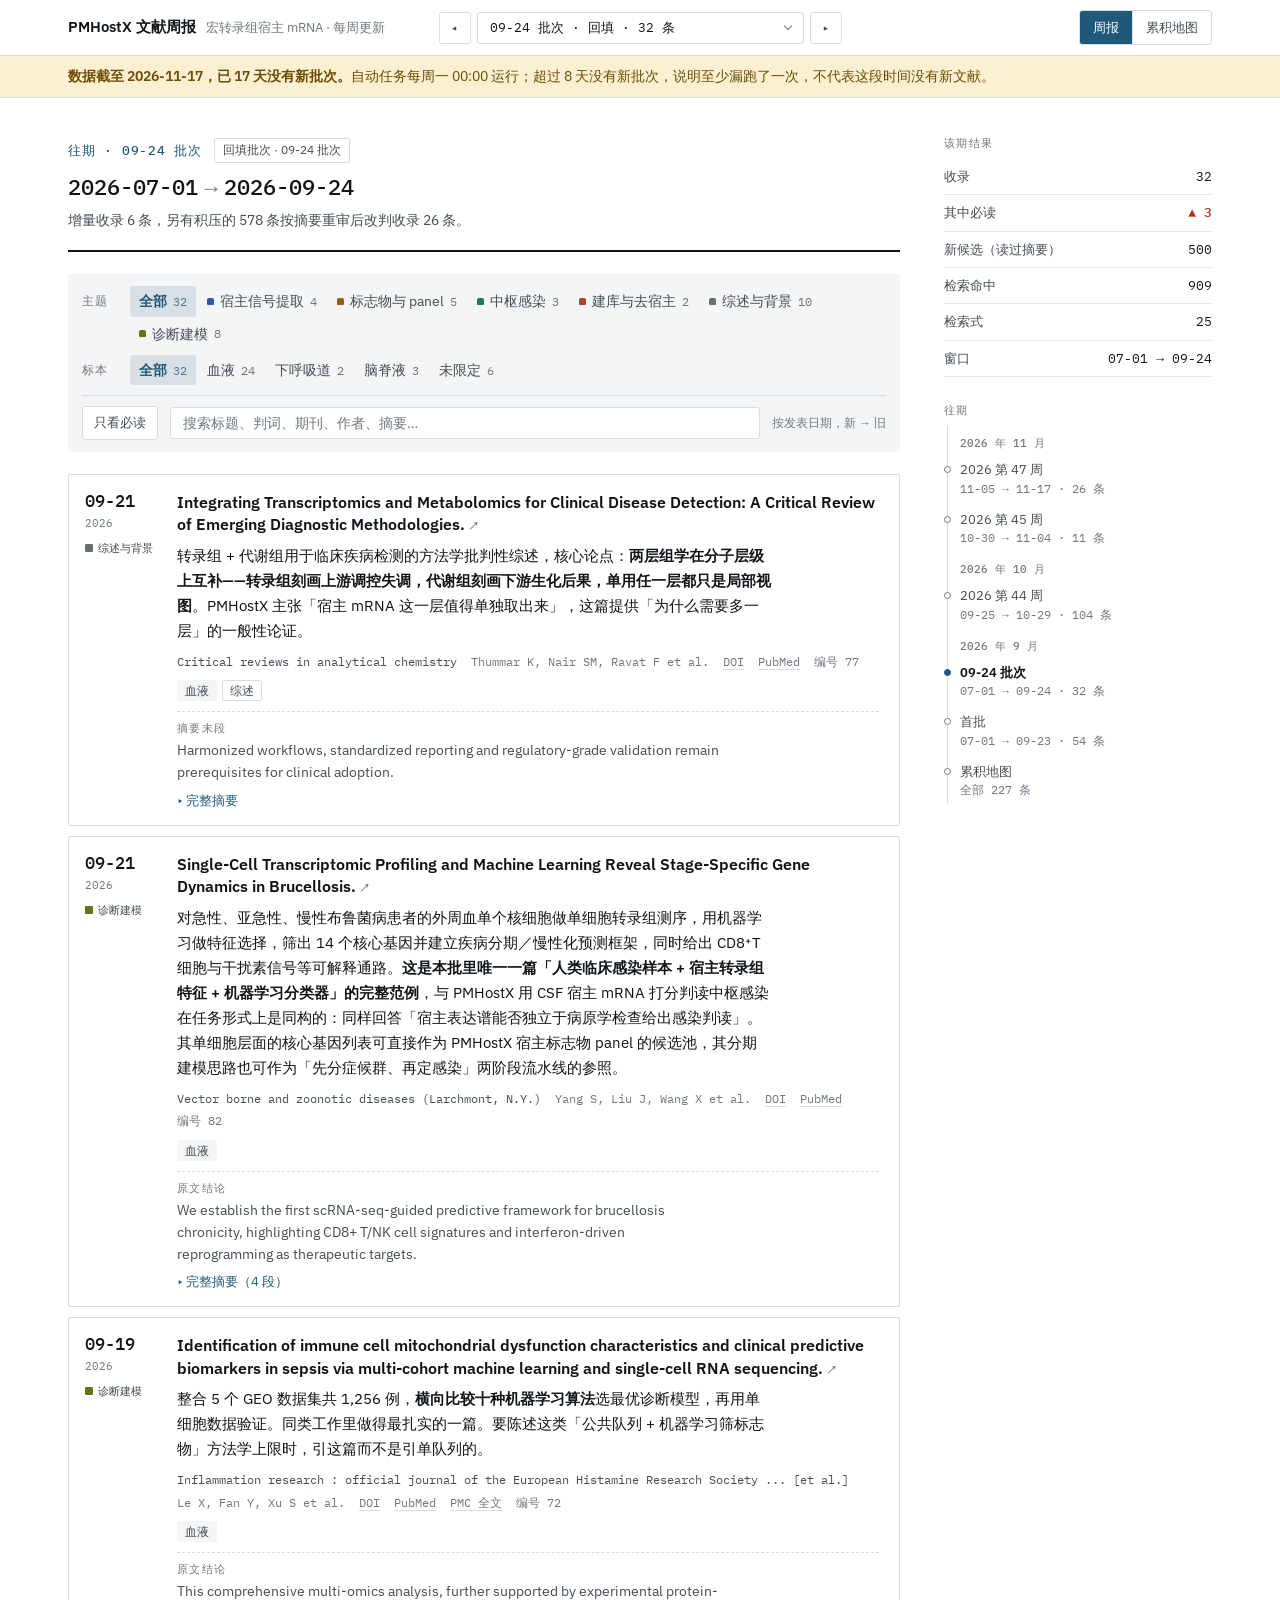
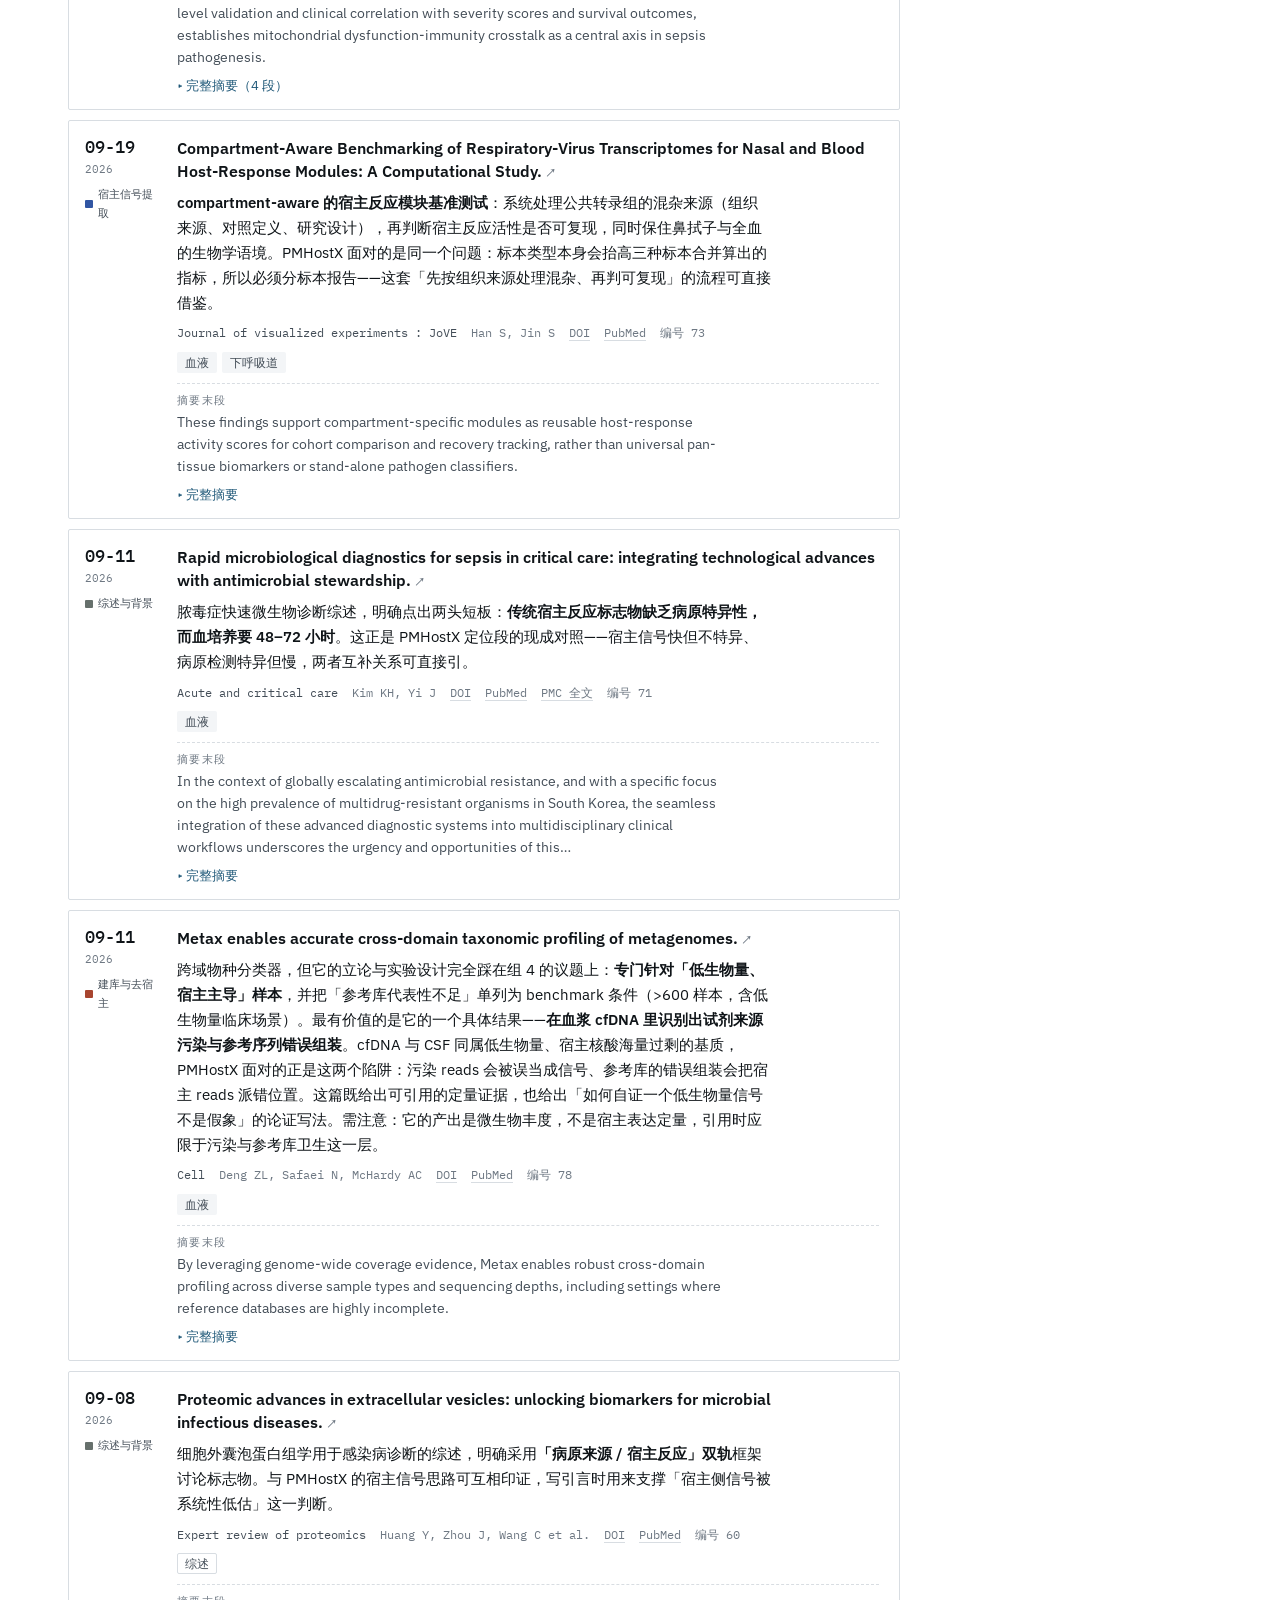
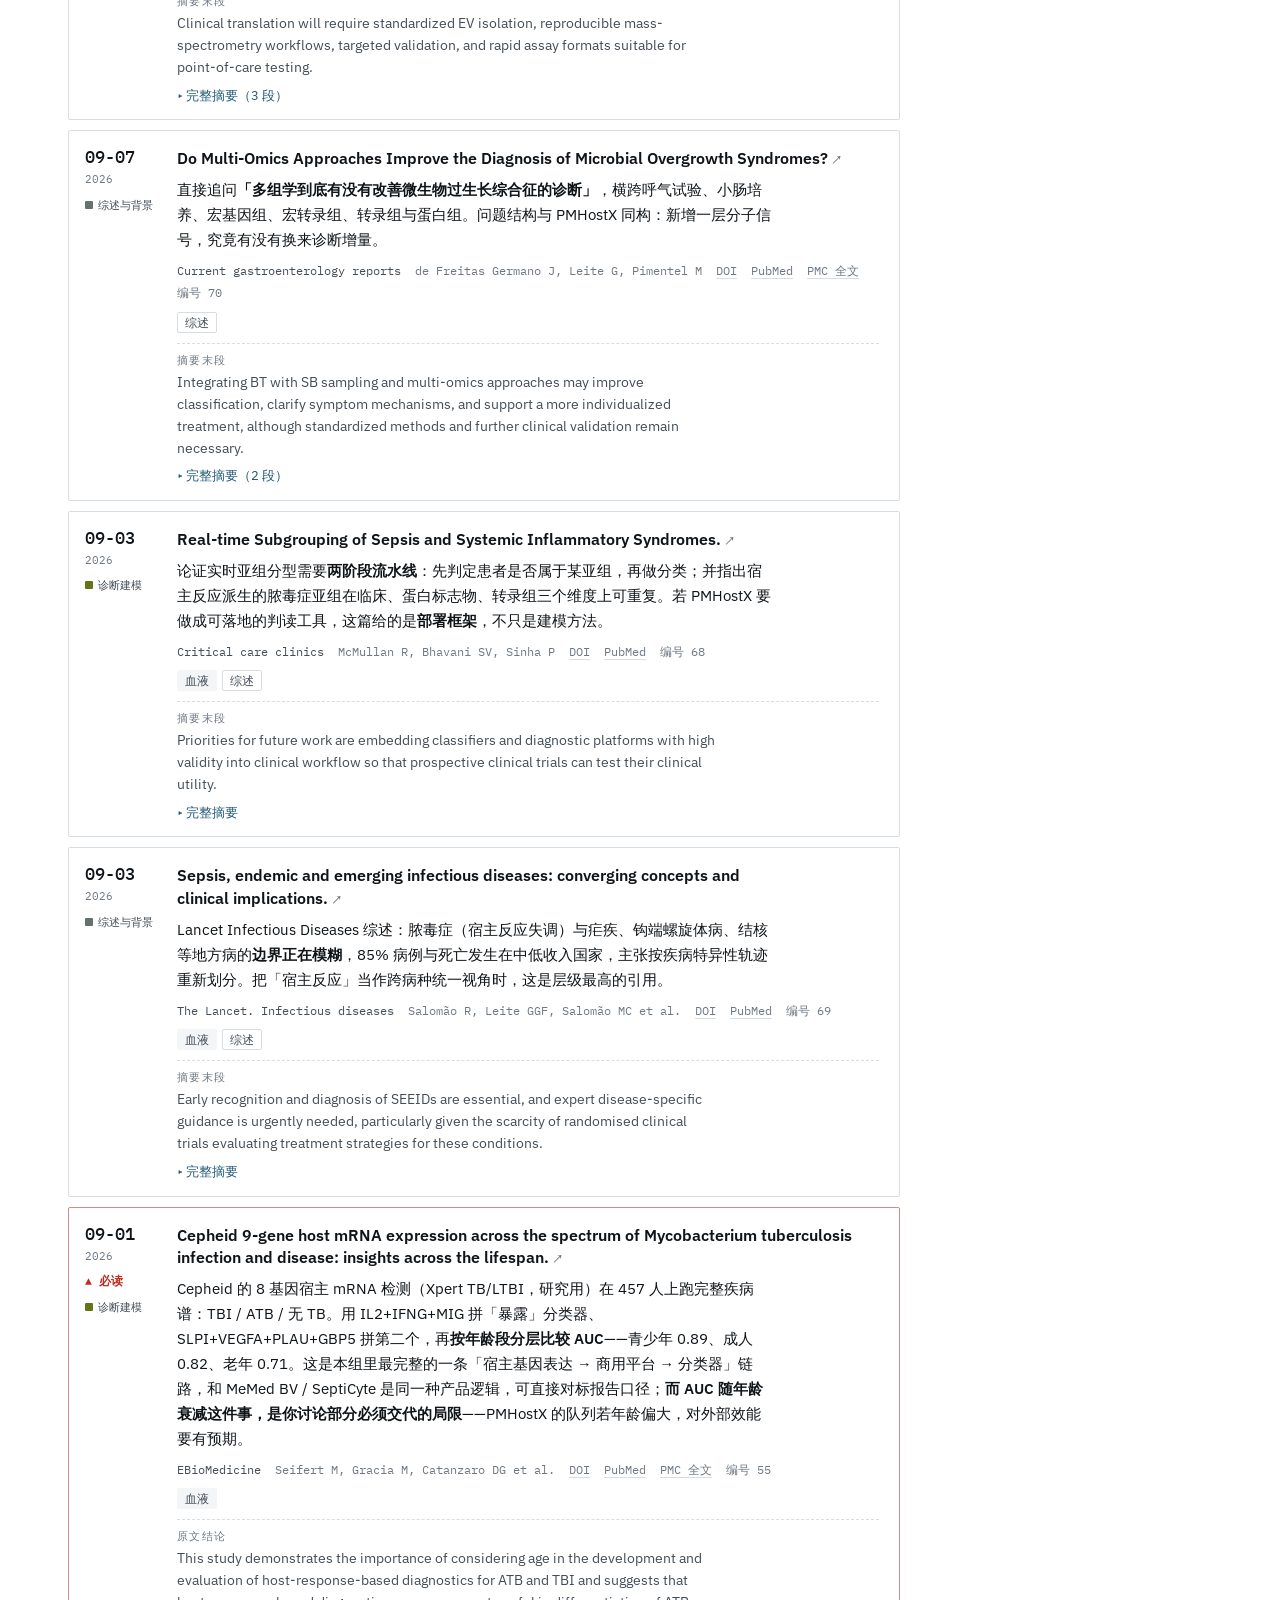
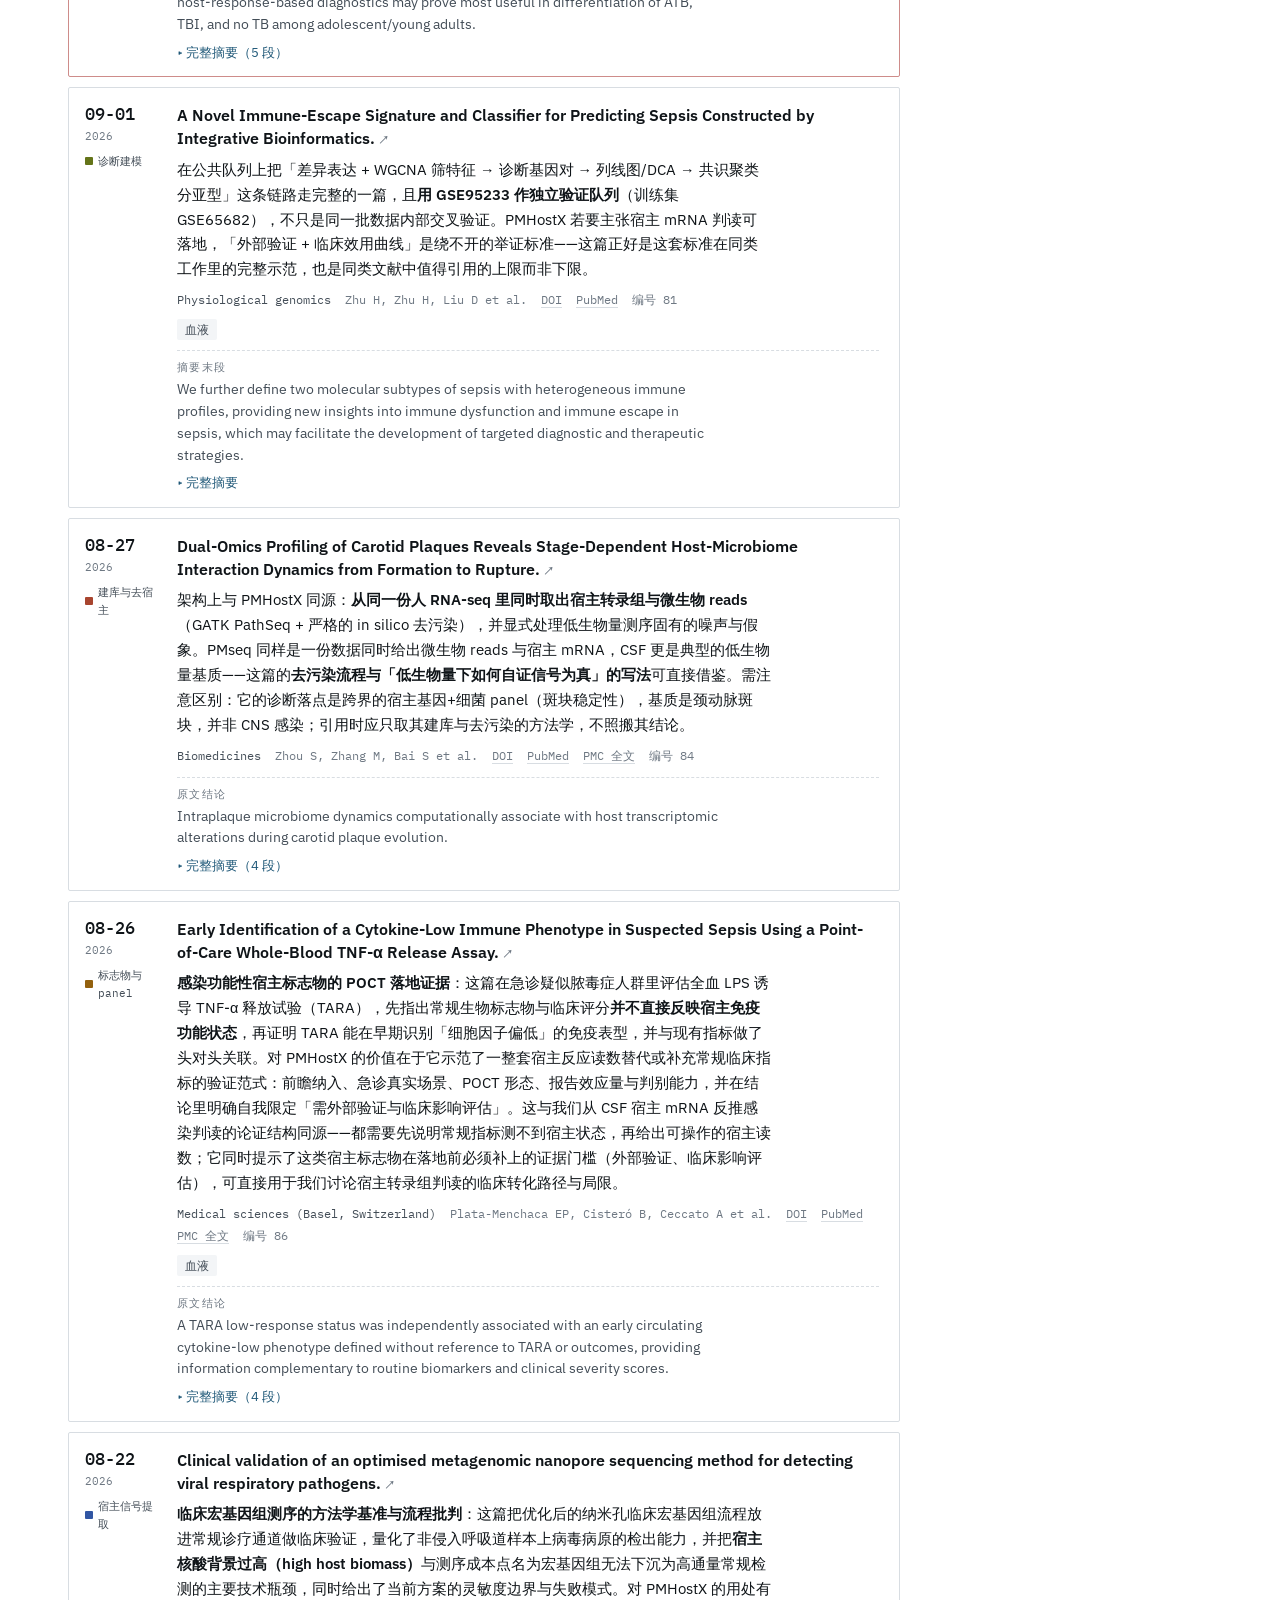
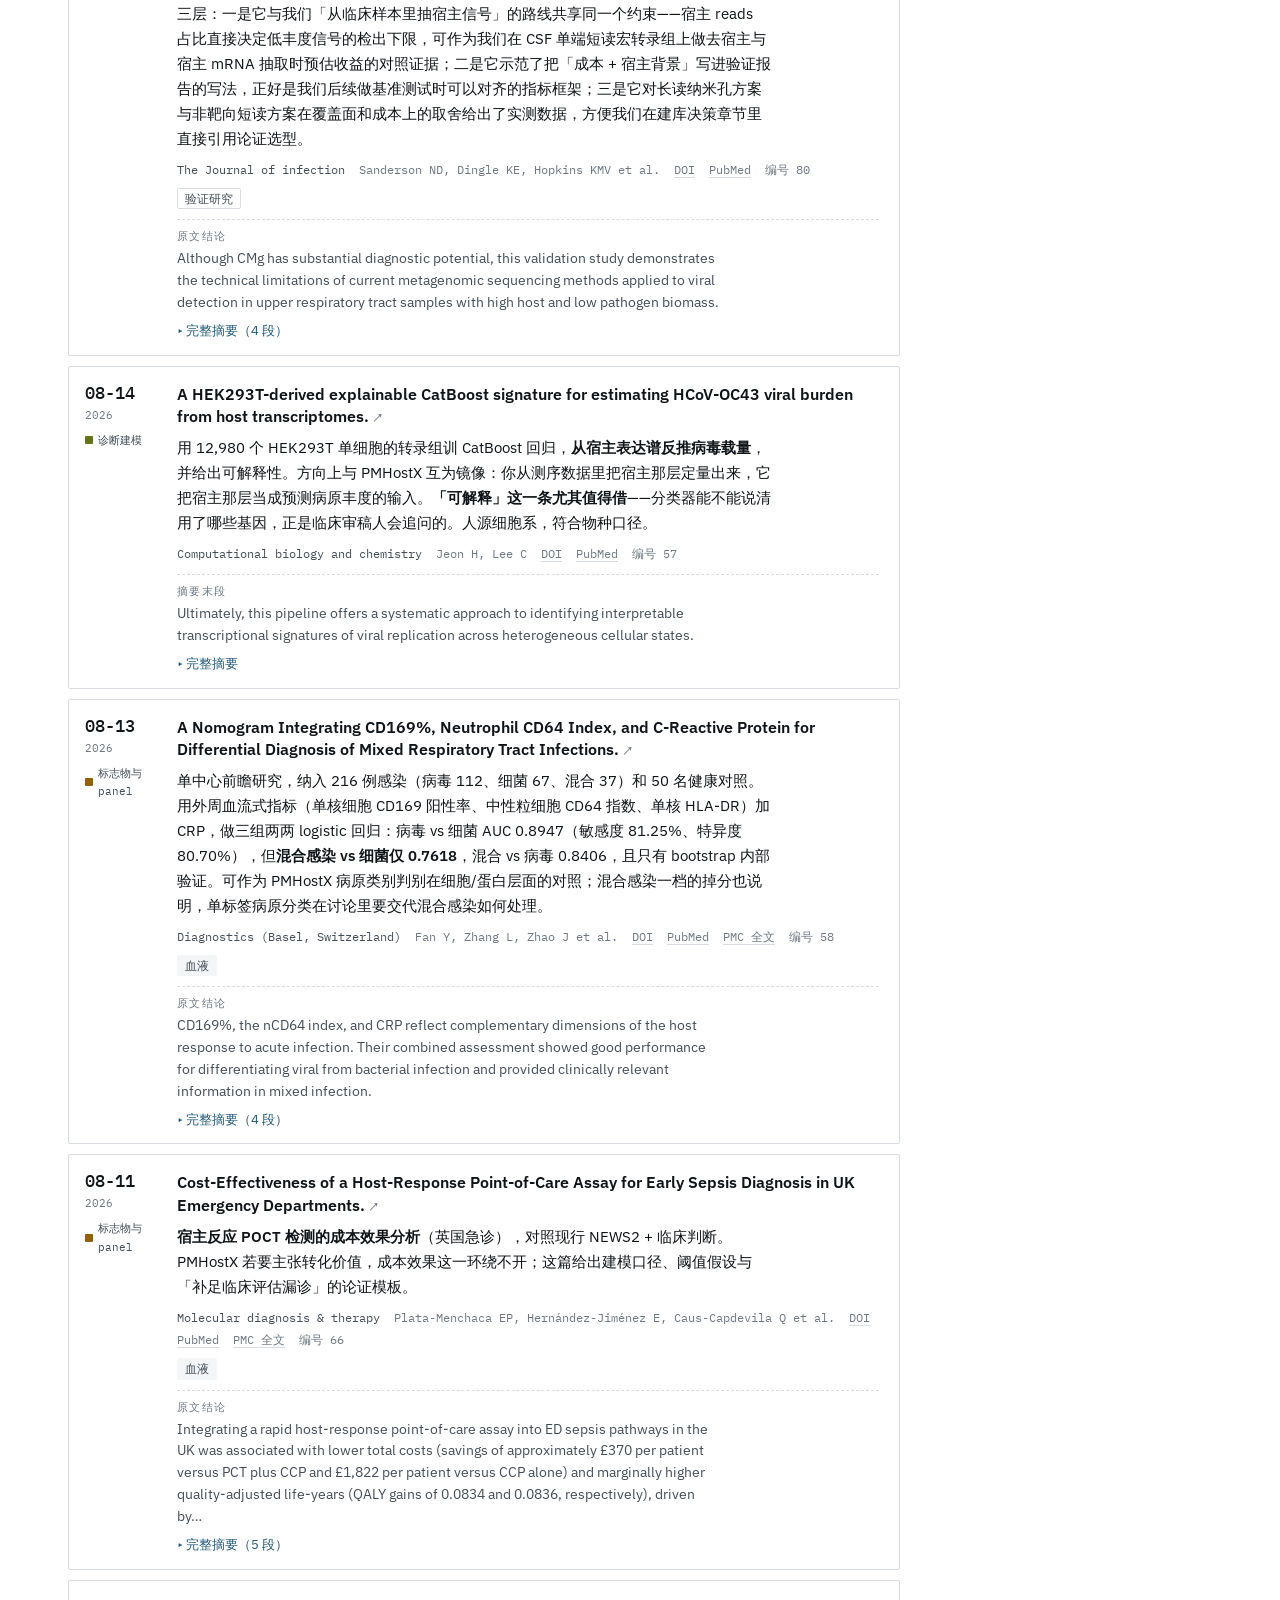
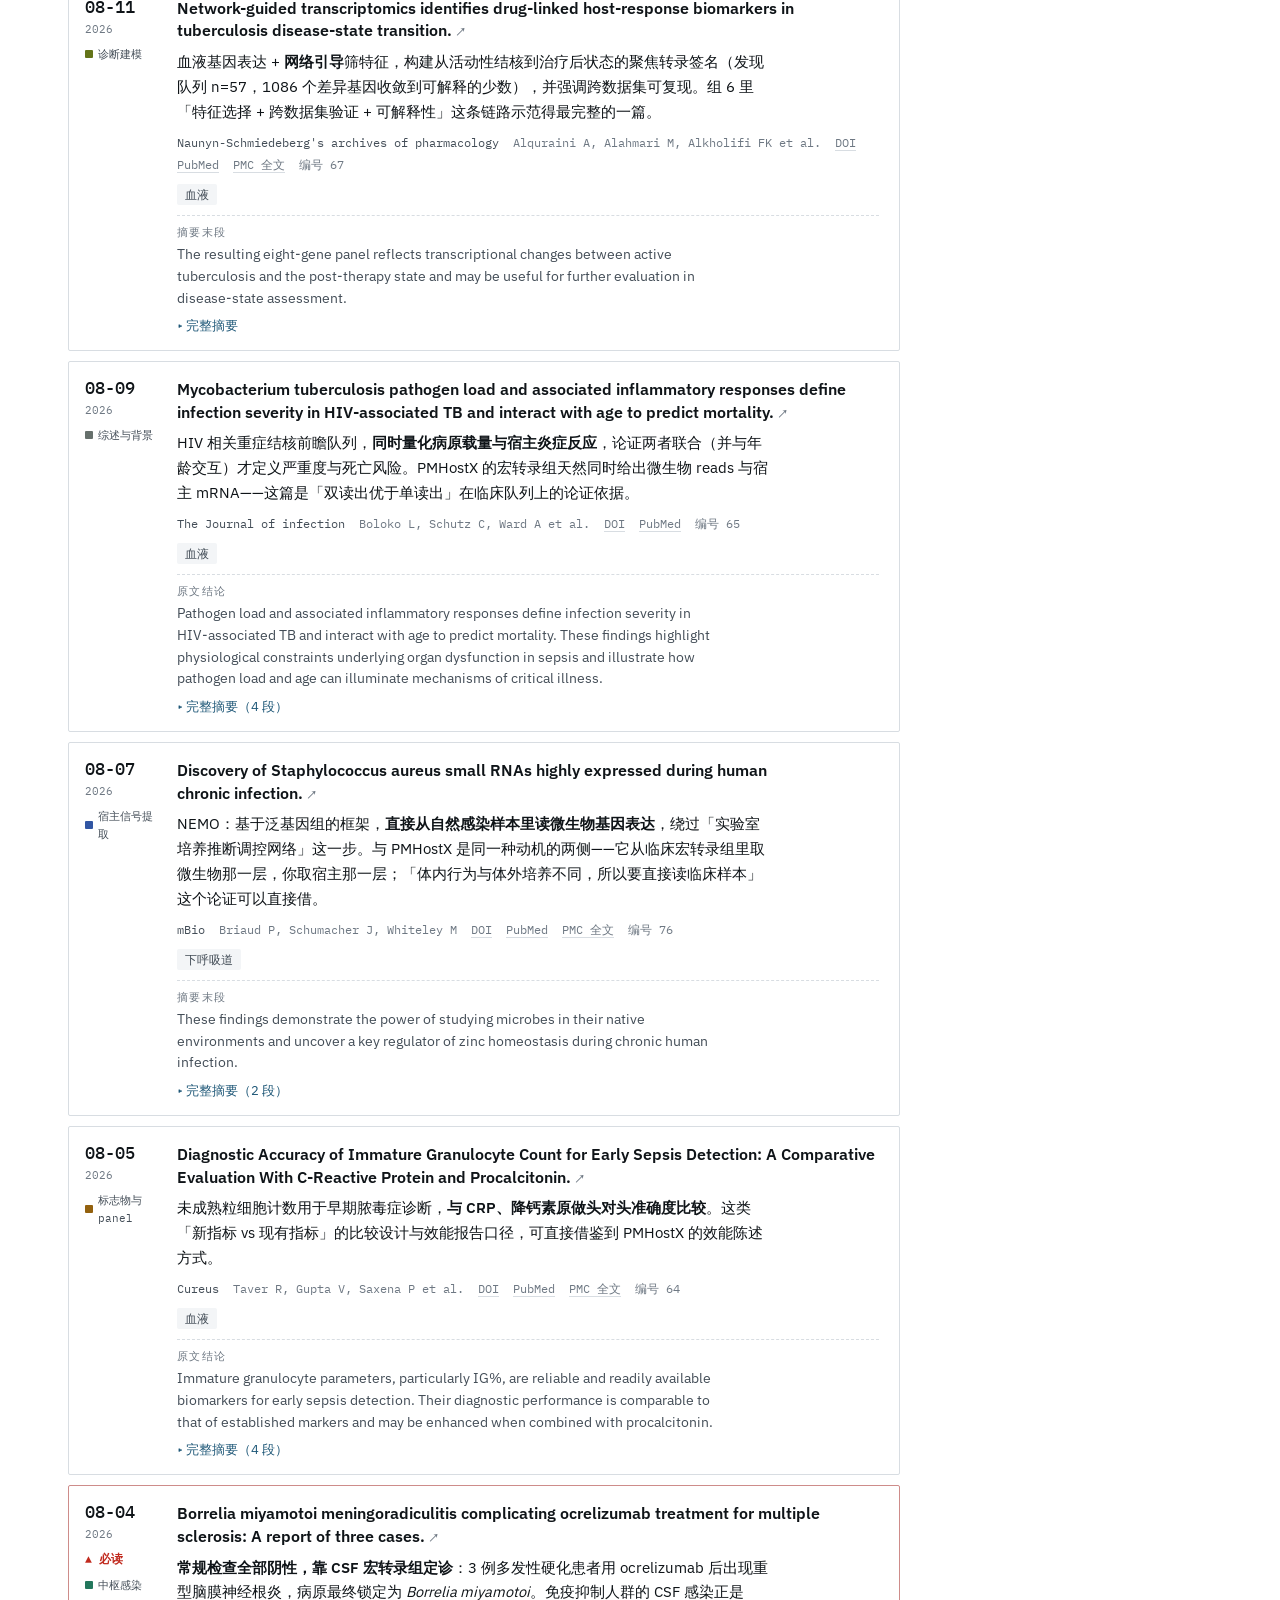
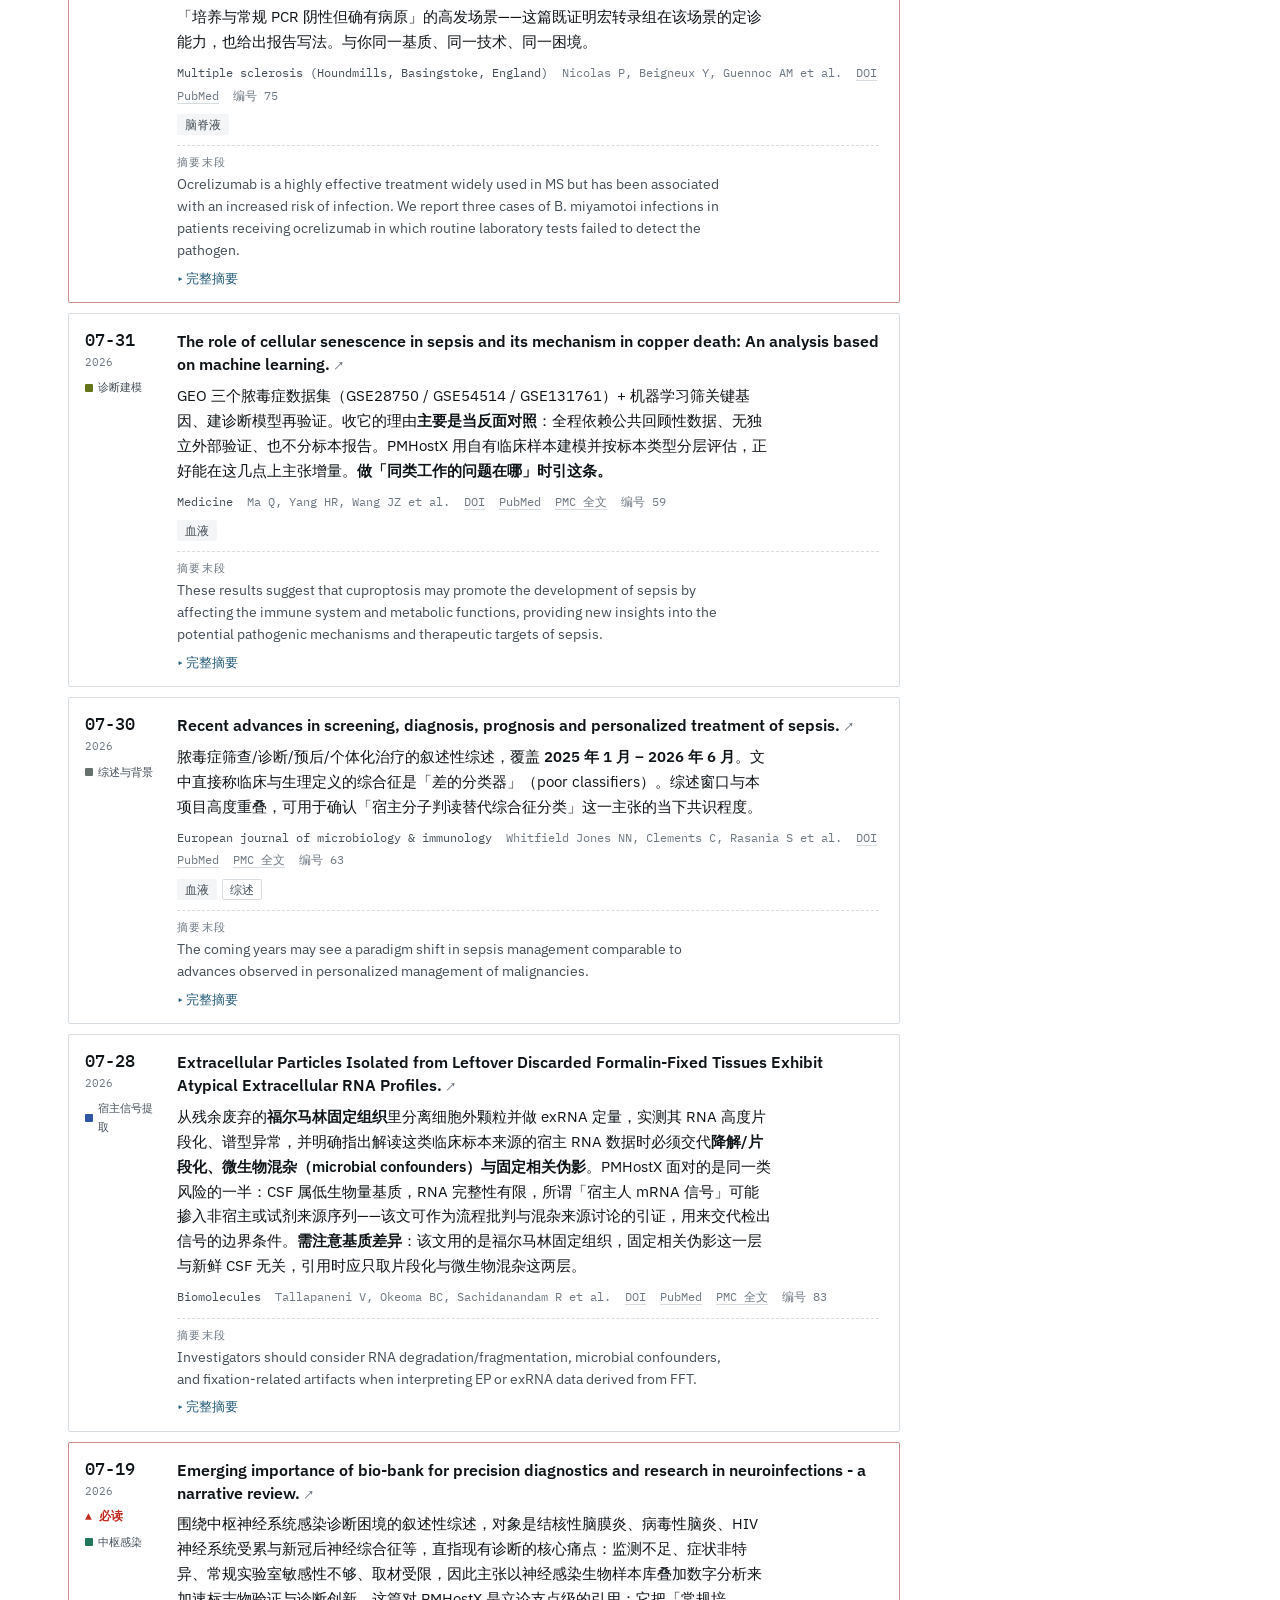
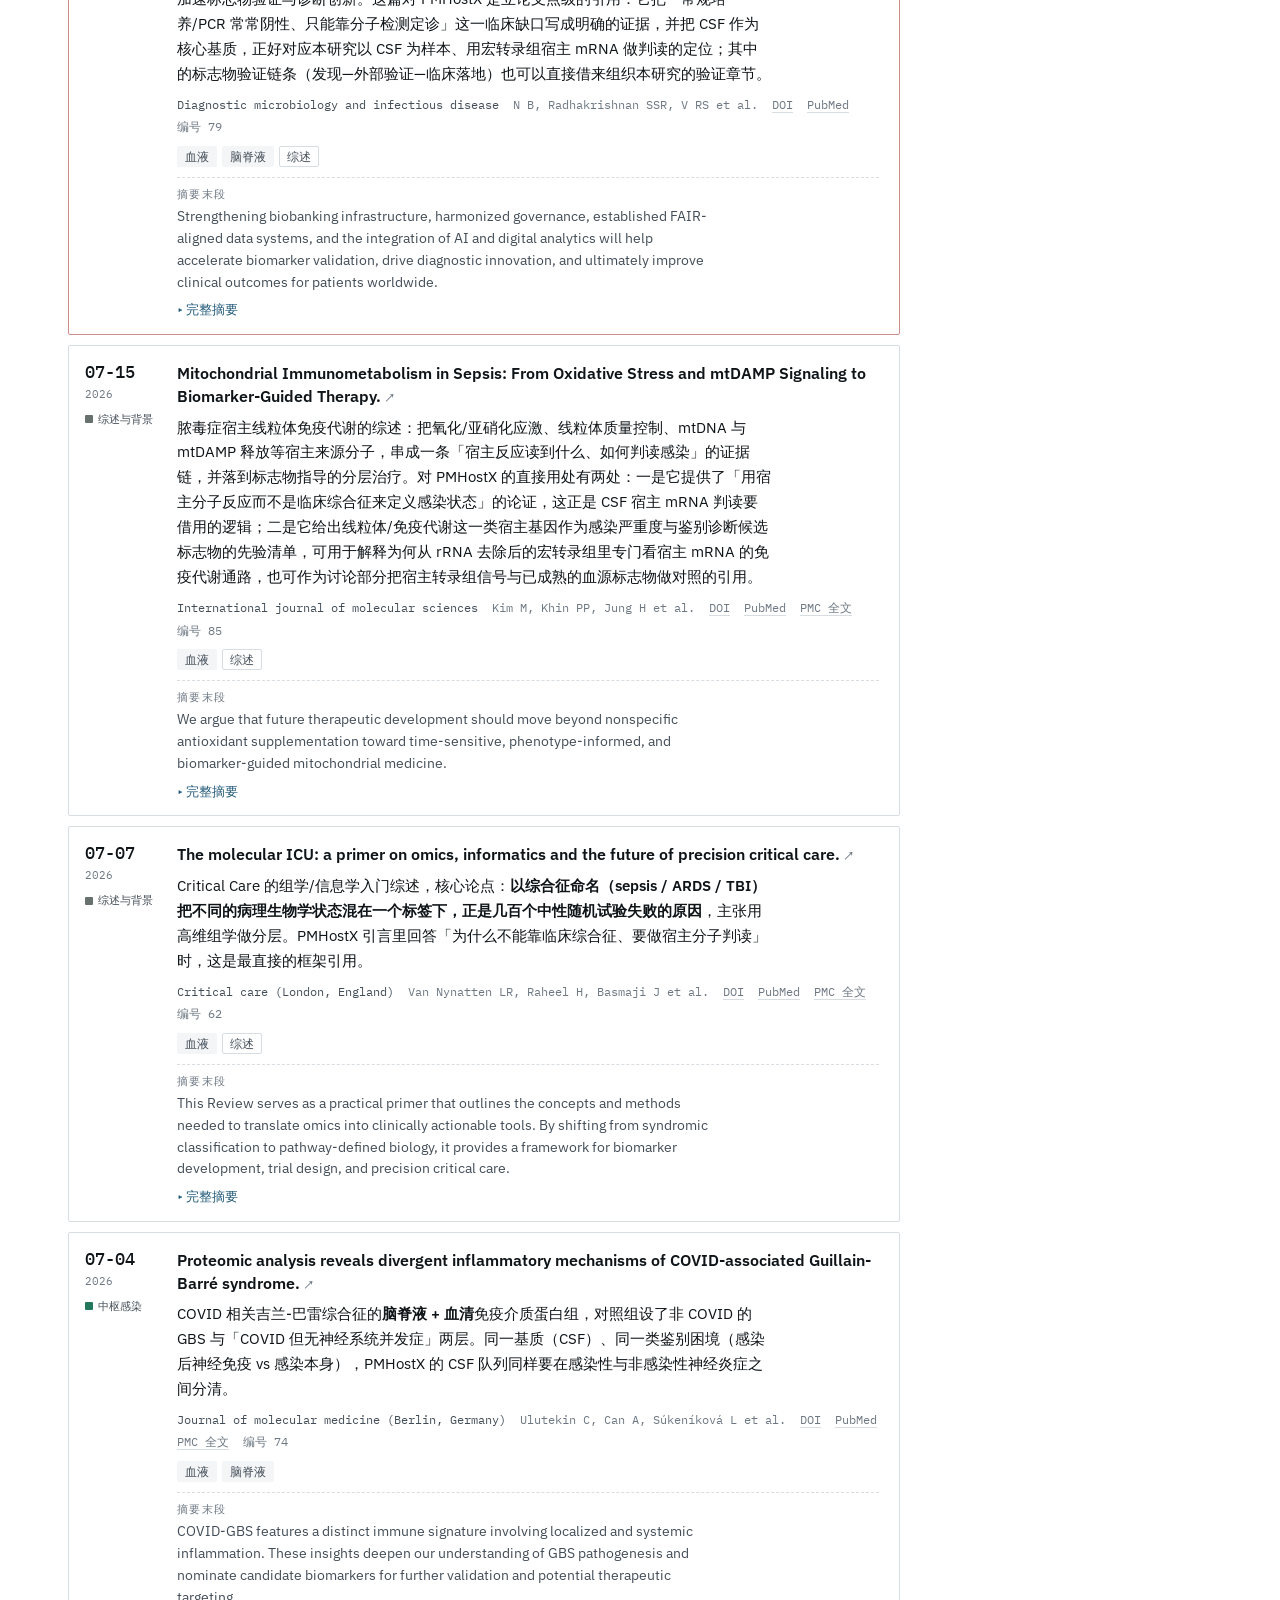
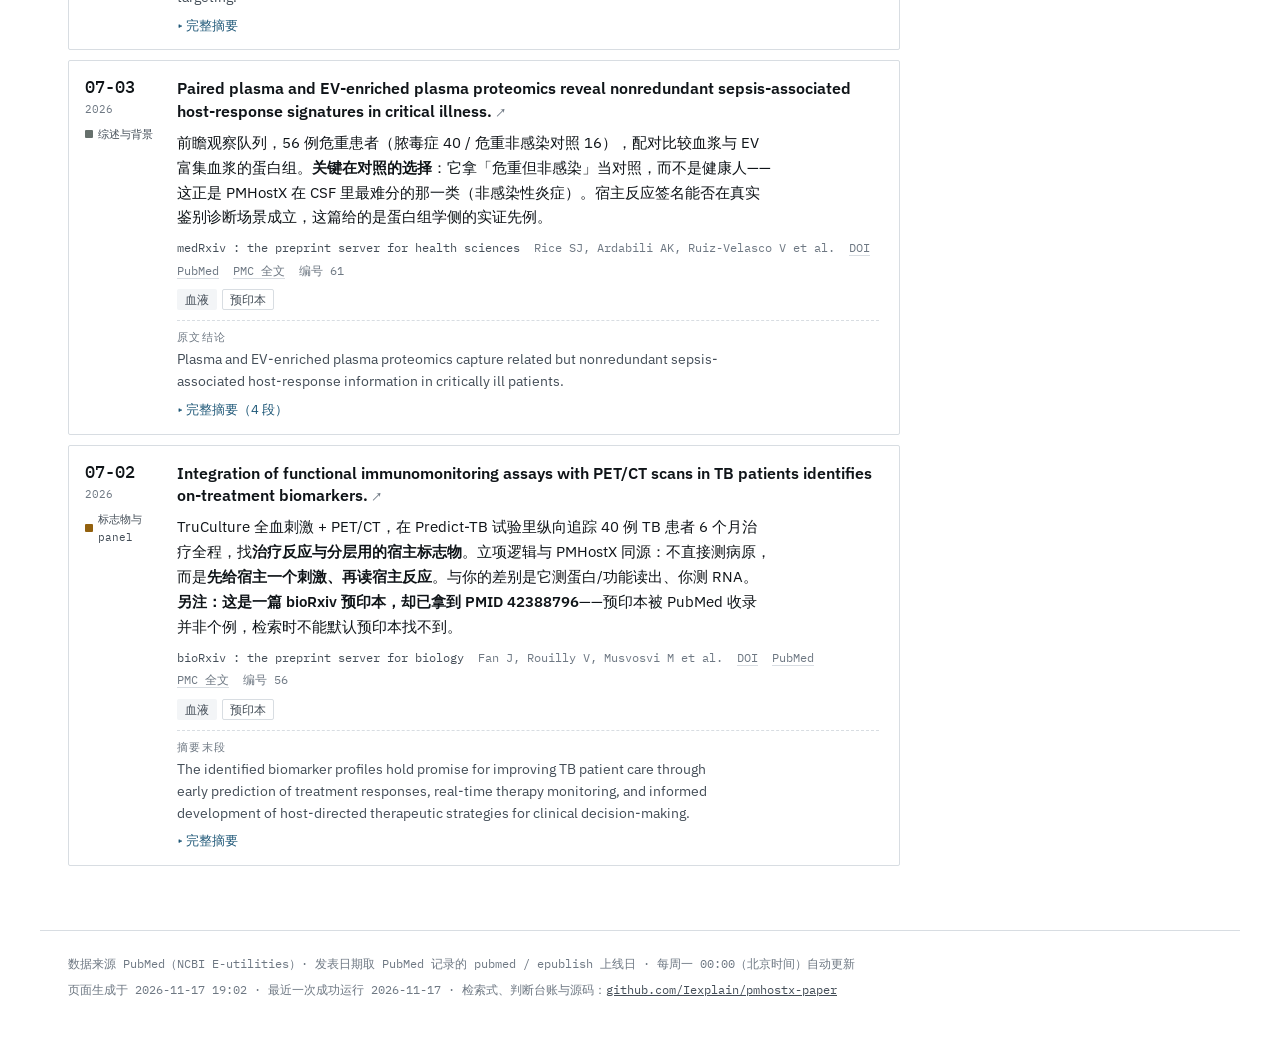
<file: site/w/2026-09-24.html>
<!doctype html>
<html lang="zh-CN">
<meta charset="utf-8">
<meta name="viewport" content="width=device-width, initial-scale=1">
<meta name="color-scheme" content="light dark">
<title>09-24 批次 · PMHostX 文献周报</title>
<meta name="description" content="PMHostX 文献周报 09-24 批次（2026-07-01 至 2026-09-24）：收录 32 条。">
<link rel="icon" href="data:image/svg+xml,<svg xmlns='http://www.w3.org/2000/svg' viewBox='0 0 100 100'><text y='.9em' font-size='90'>🧬</text></svg>">
<link rel="preload" href="../fonts/plex-sans-latin.woff2" as="font" type="font/woff2" crossorigin>
<link rel="stylesheet" href="../assets/style.css">
<body>
<header class="top"><div class="top-in">
  <a class="brand" href="../index.html"><b>PMHostX 文献周报</b><span>宏转录组宿主 mRNA · 每周更新</span></a>
  <div class="stepper">
    <a class="step" href="../w/2026-09-23.html" aria-label="较早一期">◂</a>
    <label class="pick"><select id="pick" aria-label="选择周次"><option value="../w/2026-11-17.html">2026 第 47 周 · 26 条 · 11-05–11-17</option><option value="../w/2026-11-04.html">2026 第 45 周 · 11 条 · 10-30–11-04</option><option value="../w/2026-10-29.html">2026 第 44 周 · 104 条 · 09-25–10-29</option><option value="../w/2026-09-24.html" selected>09-24 批次 · 回填 · 32 条</option><option value="../w/2026-09-23.html">首批 · 回填 · 54 条</option></select></label>
    <a class="step" href="../w/2026-10-29.html" aria-label="较新一期">▸</a>
  </div>
  <nav class="views" aria-label="视图">
    <a href="../index.html" aria-current="page">周报</a>
    <a href="../map.html">累积地图</a>
  </nav>
</div></header>
<div class="stale" id="stale" data-last="2026-11-17" hidden><div></div></div>
<div class="shell">
<main class="main">
<header class="wk">
  <p class="eyebrow"><b>往期 · 09-24 批次</b><span class="kind" title="覆盖整个窗口而非一周">回填批次 · 09-24 批次</span></p>
  <h1 class="range">2026-07-01<i>→</i>2026-09-24</h1>
  <p class="wk-note">增量收录 6 条，另有积压的 578 条按摘要重审后改判收录 26 条。</p>
</header><div class="tools" id="tools">
  <div class="facet" role="group" aria-label="按主题筛选"><span class="fl">主题</span><div class="opts"><button class="opt" data-g="0" aria-pressed="true">全部<small>32</small></button><button class="opt g1" data-g="1" aria-pressed="false"><i></i>宿主信号提取<small>4</small></button><button class="opt g2" data-g="2" aria-pressed="false"><i></i>标志物与 panel<small>5</small></button><button class="opt g3" data-g="3" aria-pressed="false"><i></i>中枢感染<small>3</small></button><button class="opt g4" data-g="4" aria-pressed="false"><i></i>建库与去宿主<small>2</small></button><button class="opt g5" data-g="5" aria-pressed="false"><i></i>综述与背景<small>10</small></button><button class="opt g6" data-g="6" aria-pressed="false"><i></i>诊断建模<small>8</small></button></div></div>
  <div class="facet" role="group" aria-label="按标本筛选"><span class="fl">标本</span><div class="opts"><button class="opt" data-sp="" aria-pressed="true">全部<small>32</small></button><button class="opt" data-sp="blood" aria-pressed="false" title="全血、血浆、血清，以及脓毒症 / 血流感染研究">血液<small>24</small></button><button class="opt" data-sp="resp" aria-pressed="false" title="BALF、气管吸出物、痰、肺炎">下呼吸道<small>2</small></button><button class="opt" data-sp="csf" aria-pressed="false" title="CSF、脑膜炎、脑炎">脑脊液<small>3</small></button><button class="opt" data-sp="none" aria-pressed="false" title="摘要里没有指明标本：方法、工具、综述居多">未限定<small>6</small></button></div></div>
  <div class="row2">
    <button class="toggle" id="must" aria-pressed="false">只看必读</button>
    <input class="search" id="q" type="search" placeholder="搜索标题、判词、期刊、作者、摘要…" aria-label="搜索">
    <button class="clear" id="clear" data-clear hidden>清除筛选</button>
    <span class="sortnote">按发表日期，新 → 旧</span>
  </div>
</div>
<p class="nomatch" id="nomatch" hidden>这一页没有符合筛选条件的文献。<a class="btn pri" id="mapq" data-base="../map.html" href="../map.html" hidden></a><button class="btn" data-clear>清除筛选</button></p>
<div class="list">
<article class="cb g5" data-g="5" data-sp="blood" data-must="0">
  <div class="cb-gut"><span class="cb-d">09-21</span><span class="cb-y">2026</span><span class="cb-g"><i></i>综述与背景</span></div>
  <div class="cb-body">
    <h3><a href="https://doi.org/10.1080/10408347.2026.2733903" target="_blank" rel="noopener">Integrating Transcriptomics and Metabolomics for Clinical Disease Detection: A Critical Review of Emerging Diagnostic Methodologies.<span class="ext" aria-hidden="true">↗</span></a></h3>
    <p class="why">转录组 + 代谢组用于临床疾病检测的方法学批判性综述，核心论点：<strong>两层组学在分子层级上互补——转录组刻画上游调控失调，代谢组刻画下游生化后果，单用任一层都只是局部视图</strong>。PMHostX 主张「宿主 mRNA 这一层值得单独取出来」，这篇提供「为什么需要多一层」的一般性论证。</p>
    <div class="meta"><span class="j">Critical reviews in analytical chemistry</span><span>Thummar K, Nair SM, Ravat F et al.</span><a href="https://doi.org/10.1080/10408347.2026.2733903" target="_blank" rel="noopener">DOI</a><a href="https://pubmed.ncbi.nlm.nih.gov/42765713/" target="_blank" rel="noopener">PubMed</a><span>编号 77</span></div>
    <div class="cb-tags"><span class="tag sp">血液</span><span class="tag">综述</span></div>
    <div class="abs"><span class="abs-k">摘要末段</span><p class="abs-pv">Harmonized workflows, standardized reporting and regulatory-grade validation remain prerequisites for clinical adoption.</p><details><summary>完整摘要</summary><div class="abs-full"><p>Transcriptomics and metabolomics occupy mechanistically complementary positions in the molecular hierarchy of disease: gene expression characterizes upstream regulatory dysregulation, while metabolomics captures the downstream biochemical consequence at the functional endpoint of that cascade. Applied alone, each yields only a partial view of complex, multifactorial disease. This critical review evaluates the workflows, platforms and computational strategies of both disciplines, appraising their diagnostic utility, translational limitations and clinical laboratory adaptability.We examine integration methodologies spanning correlation-based approaches, multiblock latent factor models, network-guided pathway fusion and machine-learning architectures, and set out the parameter sensitivity and reproducibility limitations that the applied literature systematically underreports. These methodological claims are then tested against published practice through two in-depth case studies, in sepsis and non-small cell lung cancer, selected as contrasting exemplars. Persistent barriers are identified and discussed: pre-analytical variability, the transcriptome-metabolome correlation gap (r ≈ 0.3-0.4), incomplete reference databases, the absent proteome layer, and the lack of standardized clinical validation frameworks. We further argue that the missing proteome layer is not only a mechanistic gap but a formal obstacle to causal inference from two-layer data.Emerging solutions, including deep-learning fusion, explainable artificial intelligence and foundation models, are assessed alongside their documented limitations. We report that no biomarker derived from integrated transcriptomic-metabolomic analysis has undergone analytical validation, entered regulatory qualification, or reached clinical implementation, and that where diagnostic performance is reported it belongs to a single-platform model rather than to the integrated signature. Harmonized workflows, standardized reporting and regulatory-grade validation remain prerequisites for clinical adoption.</p></div></details></div>
  </div>
</article>
<article class="cb g6" data-g="6" data-sp="blood" data-must="0">
  <div class="cb-gut"><span class="cb-d">09-21</span><span class="cb-y">2026</span><span class="cb-g"><i></i>诊断建模</span></div>
  <div class="cb-body">
    <h3><a href="https://doi.org/10.1177/15303667261486623" target="_blank" rel="noopener">Single-Cell Transcriptomic Profiling and Machine Learning Reveal Stage-Specific Gene Dynamics in Brucellosis.<span class="ext" aria-hidden="true">↗</span></a></h3>
    <p class="why">对急性、亚急性、慢性布鲁菌病患者的外周血单个核细胞做单细胞转录组测序，用机器学习做特征选择，筛出 14 个核心基因并建立疾病分期／慢性化预测框架，同时给出 CD8⁺T 细胞与干扰素信号等可解释通路。<strong>这是本批里唯一一篇「人类临床感染样本 + 宿主转录组特征 + 机器学习分类器」的完整范例</strong>，与 PMHostX 用 CSF 宿主 mRNA 打分判读中枢感染在任务形式上是同构的：同样回答「宿主表达谱能否独立于病原学检查给出感染判读」。其单细胞层面的核心基因列表可直接作为 PMHostX 宿主标志物 panel 的候选池，其分期建模思路也可作为「先分症候群、再定感染」两阶段流水线的参照。</p>
    <div class="meta"><span class="j">Vector borne and zoonotic diseases (Larchmont, N.Y.)</span><span>Yang S, Liu J, Wang X et al.</span><a href="https://doi.org/10.1177/15303667261486623" target="_blank" rel="noopener">DOI</a><a href="https://pubmed.ncbi.nlm.nih.gov/42764522/" target="_blank" rel="noopener">PubMed</a><span>编号 82</span></div>
    <div class="cb-tags"><span class="tag sp">血液</span></div>
    <div class="abs"><span class="abs-k">原文结论</span><p class="abs-pv">We establish the first scRNA-seq-guided predictive framework for brucellosis chronicity, highlighting CD8+ T/NK cell signatures and interferon-driven reprogramming as therapeutic targets.</p><details><summary>完整摘要（4 段）</summary><div class="abs-full"><p><b>Background</b>Accurate prediction of the progression of brucellosis is critical for optimizing therapeutic interventions, yet reliable biomarkers for this transition remain elusive.</p><p><b>Method</b>Single-cell RNA sequencing (scRNA-seq) of peripheral blood mononuclear cells (PBMCs) from acute (AC), subacute (SA), and chronic (CH) brucellosis patients identified nine immune subsets. Machine learning models trained on cell-type-specific gene signatures predicted brucellosis progression.</p><p><b>Result</b>Among the evaluated models, the least absolute shrinkage and selection operator showed the best classification performance, achieving an accuracy of 0.98 (95% CI, 0.98-0.99) and an AUC of 0.99 (95% CI, 0.99-1.00) for CD8+ T cells, and an accuracy of 0.96 (95% CI, 0.94-0.97) and an AUC of 0.97 (95% CI, 0.99-1.00) for NK cells. A conserved triphasic transcriptional trajectory (upregulation: healthy to AC; downregulation: AC to SA; partial recovery: SA to CH) in adaptive/innate immune cells implicated interferon signaling. Fourteen core genes (IFI44L, ISG15, and MX1) formed tightly connected networks (interaction score &gt; 0.7), linking chronic infection to immune dysregulation.</p><p><b>Conclusion</b>We establish the first scRNA-seq-guided predictive framework for brucellosis chronicity, highlighting CD8+ T/NK cell signatures and interferon-driven reprogramming as therapeutic targets.</p></div></details></div>
  </div>
</article>
<article class="cb g6" data-g="6" data-sp="blood" data-must="0">
  <div class="cb-gut"><span class="cb-d">09-19</span><span class="cb-y">2026</span><span class="cb-g"><i></i>诊断建模</span></div>
  <div class="cb-body">
    <h3><a href="https://doi.org/10.1007/s00011-026-02366-8" target="_blank" rel="noopener">Identification of immune cell mitochondrial dysfunction characteristics and clinical predictive biomarkers in sepsis via multi-cohort machine learning and single-cell RNA sequencing.<span class="ext" aria-hidden="true">↗</span></a></h3>
    <p class="why">整合 5 个 GEO 数据集共 1,256 例，<strong>横向比较十种机器学习算法</strong>选最优诊断模型，再用单细胞数据验证。同类工作里做得最扎实的一篇。要陈述这类「公共队列 + 机器学习筛标志物」方法学上限时，引这篇而不是引单队列的。</p>
    <div class="meta"><span class="j">Inflammation research : official journal of the European Histamine Research Society ... [et al.]</span><span>Le X, Fan Y, Xu S et al.</span><a href="https://doi.org/10.1007/s00011-026-02366-8" target="_blank" rel="noopener">DOI</a><a href="https://pubmed.ncbi.nlm.nih.gov/42762293/" target="_blank" rel="noopener">PubMed</a><a href="https://pmc.ncbi.nlm.nih.gov/articles/PMC13589718/" target="_blank" rel="noopener">PMC 全文</a><span>编号 72</span></div>
    <div class="cb-tags"><span class="tag sp">血液</span></div>
    <div class="abs"><span class="abs-k">原文结论</span><p class="abs-pv">This comprehensive multi-omics analysis, further supported by experimental protein-level validation and clinical correlation with severity scores and survival outcomes, establishes mitochondrial dysfunction-immunity crosstalk as a central axis in sepsis pathogenesis.</p><details><summary>完整摘要（4 段）</summary><div class="abs-full"><p><b>Background</b>Sepsis involves dysregulated host responses with mitochondrial dysfunction as a key mechanism, yet its immune cell landscape and clinical utility are unclear.</p><p><b>Methods</b>We integrated five GEO datasets (GSE65682, GSE95233, GSE54514, GSE26440, GSE26378) comprising 1,256 samples. Mitochondrial dysfunction-related genes were identified through differential expression analysis and WGCNA. Ten machine learning algorithms were compared to construct an optimal diagnostic model. NMF clustering defined sepsis subtypes, and a mitochondrial dysfunction score (MAS) was developed. Single-cell RNA sequencing (GSE167363, 59,731 cells) validated cell-type-specific expression patterns. Furthermore, Western blotting was performed to confirm the protein-level expression of selected hub genes in PBMC samples.</p><p><b>Results</b>438 differentially expressed genes were identified (224 upregulated, 214 downregulated), with upregulated genes enriched in oxidative phosphorylation and downregulated genes in T cell receptor signaling. Elastic net achieved optimal diagnostic performance (AUC = 0.9156), yielding a 12‑gene signature with robust external validation (AUC up to 0.918). NMF stratified patients into two subtypes (Cluster 1, n = 412; Cluster 2, n = 511) with distinct immune profiles; Cluster 2 exhibited elevated NLRP3/IL1B expression and enhanced innate immune infiltration. MAS significantly correlated with sepsis status (p = 7.56e‑27) and showed superior diagnostic performance (AUC up to 0.969). Single‑cell analysis revealed MAS enrichment in monocytes and dendritic cells, with positive correlation to monocyte function (rho = 0.443). Notably, protein-level validation confirmed that TXN, CTSZ, SLPI, PSMC5, and DNM2 were significantly upregulated, while FLI1 was downregulated in sepsis patients, consistent with the transcriptomic findings. Furthermore, clinical correlation analysis revealed that the signature score was significantly positively correlated with SOFA and APACHE II scores, and patients with high signature scores exhibited significantly worse 28-day survival. Pseudotime trajectories showed distinct differentiation patterns (P &lt; 0.001).</p><p><b>Conclusions</b>This comprehensive multi-omics analysis, further supported by experimental protein-level validation and clinical correlation with severity scores and survival outcomes, establishes mitochondrial dysfunction-immunity crosstalk as a central axis in sepsis pathogenesis. The identified 12-gene signature and MAS score provide robust diagnostic tools with translational potential for clinical sepsis management.</p></div></details></div>
  </div>
</article>
<article class="cb g1" data-g="1" data-sp="blood resp" data-must="0">
  <div class="cb-gut"><span class="cb-d">09-19</span><span class="cb-y">2026</span><span class="cb-g"><i></i>宿主信号提取</span></div>
  <div class="cb-body">
    <h3><a href="https://doi.org/10.3791/73334" target="_blank" rel="noopener">Compartment-Aware Benchmarking of Respiratory-Virus Transcriptomes for Nasal and Blood Host-Response Modules: A Computational Study.<span class="ext" aria-hidden="true">↗</span></a></h3>
    <p class="why"><strong>compartment-aware 的宿主反应模块基准测试</strong>：系统处理公共转录组的混杂来源（组织来源、对照定义、研究设计），再判断宿主反应活性是否可复现，同时保住鼻拭子与全血的生物学语境。PMHostX 面对的是同一个问题：标本类型本身会抬高三种标本合并算出的指标，所以必须分标本报告——这套「先按组织来源处理混杂、再判可复现」的流程可直接借鉴。</p>
    <div class="meta"><span class="j">Journal of visualized experiments : JoVE</span><span>Han S, Jin S</span><a href="https://doi.org/10.3791/73334" target="_blank" rel="noopener">DOI</a><a href="https://pubmed.ncbi.nlm.nih.gov/42762140/" target="_blank" rel="noopener">PubMed</a><span>编号 73</span></div>
    <div class="cb-tags"><span class="tag sp">血液</span><span class="tag sp">下呼吸道</span></div>
    <div class="abs"><span class="abs-k">摘要末段</span><p class="abs-pv">These findings support compartment-specific modules as reusable host-response activity scores for cohort comparison and recovery tracking, rather than universal pan-tissue biomarkers or stand-alone pathogen classifiers.</p><details><summary>完整摘要</summary><div class="abs-full"><p>Public respiratory-virus transcriptomes are valuable for studying host responses, but differences in tissue source, control definition, and study design can confound pooled analyses. We developed a compartment-aware computational workflow to determine whether reproducible host-response activity can be identified while preserving nasal and blood biological context. The paired GSE117827 paediatric cohort served as the anchor dataset, comprising nasal-swab and whole-blood transcriptomes from symptomatic picornavirus infection, symptomatic respiratory syncytial virus infection, asymptomatic picornavirus detection, and virus-negative controls. After HUGO Gene Nomenclature Committee (HGNC) filtering, 27,685 genes were analyzed. Separate 50-gene protein-coding nasal and blood modules were defined from the top positive responses and locked before external evaluation. Gene-level nasal and blood effects were nearly independent (Pearson r = 0.015), and the modules shared six exploratory rank-overlap genes (Jaccard index = 0.064). Nevertheless, the nasal module separated infection from controls in independent upper-airway cohorts, with areas under the receiver operating characteristic curve (AUROCs) of 0.749, 0.693, and 0.609, whereas the blood module achieved AUROCs of 0.832, 0.924, and 0.870 in external blood cohorts. In longitudinal natural-infection data, matched scores decreased from acute illness to discharge, with paired deltas of 0.436 for nasal samples and 0.330 for blood. Three additional benchmark datasets comprising 666 external samples, together with random-gene nulls, module-size sweeps, bootstrap stability, marker-program correlations, and variance partitioning, defined the robustness and limitations of the workflow. The Pandya 33-messenger ribonucleic acid (mRNA) set remained stronger for viral-versus-bacterial discrimination, while the blood module also increased in bacterial pneumonia. These findings support compartment-specific modules as reusable host-response activity scores for cohort comparison and recovery tracking, rather than universal pan-tissue biomarkers or stand-alone pathogen classifiers.</p></div></details></div>
  </div>
</article>
<article class="cb g5" data-g="5" data-sp="blood" data-must="0">
  <div class="cb-gut"><span class="cb-d">09-11</span><span class="cb-y">2026</span><span class="cb-g"><i></i>综述与背景</span></div>
  <div class="cb-body">
    <h3><a href="https://doi.org/10.4266/acc.003224" target="_blank" rel="noopener">Rapid microbiological diagnostics for sepsis in critical care: integrating technological advances with antimicrobial stewardship.<span class="ext" aria-hidden="true">↗</span></a></h3>
    <p class="why">脓毒症快速微生物诊断综述，明确点出两头短板：<strong>传统宿主反应标志物缺乏病原特异性，而血培养要 48–72 小时</strong>。这正是 PMHostX 定位段的现成对照——宿主信号快但不特异、病原检测特异但慢，两者互补关系可直接引。</p>
    <div class="meta"><span class="j">Acute and critical care</span><span>Kim KH, Yi J</span><a href="https://doi.org/10.4266/acc.003224" target="_blank" rel="noopener">DOI</a><a href="https://pubmed.ncbi.nlm.nih.gov/42723450/" target="_blank" rel="noopener">PubMed</a><a href="https://pmc.ncbi.nlm.nih.gov/articles/PMC13575399/" target="_blank" rel="noopener">PMC 全文</a><span>编号 71</span></div>
    <div class="cb-tags"><span class="tag sp">血液</span></div>
    <div class="abs"><span class="abs-k">摘要末段</span><p class="abs-pv">In the context of globally escalating antimicrobial resistance, and with a specific focus on the high prevalence of multidrug-resistant organisms in South Korea, the seamless integration of these advanced diagnostic systems into multidisciplinary clinical workflows underscores the urgency and opportunities of this…</p><details><summary>完整摘要</summary><div class="abs-full"><p>Sepsis is a life-threatening medical emergency in which prompt initiation of targeted antimicrobial therapy is crucial for patient survival. Historically, clinicians have relied on empirical broad-spectrum antibiotics owing to the 48-to-72-hour turnaround time of conventional blood cultures, while traditional host-response biomarkers offer limited pathogen-specific utility. This review highlights the recent paradigm shift in the microbiological diagnostics for sepsis, which is transitioning from conventional methods to rapid diagnostic tests (RDTs). Pre-analytic considerations for blood culture are of paramount importance as the foundation for all downstream RDT applications. We explore the clinical integration of matrix-assisted laser desorption/ionization time-of-flight mass spectrometry and highly multiplexed genotypic assays, which provide rapid species identification and limited profiles of genotypic resistance directly from positive blood cultures. The critical need for rapid phenotypic antimicrobial susceptibility testing is addressed, alongside the emerging technologies for culture-independent microbial detection. Crucially, technological advancement alone is insufficient: the true clinical benefits of RDTs would be achieved only when RDTs are coupled with robust diagnostic and antimicrobial stewardship programs. In the context of globally escalating antimicrobial resistance, and with a specific focus on the high prevalence of multidrug-resistant organisms in South Korea, the seamless integration of these advanced diagnostic systems into multidisciplinary clinical workflows underscores the urgency and opportunities of this paradigm shift.</p></div></details></div>
  </div>
</article>
<article class="cb g4" data-g="4" data-sp="blood" data-must="0">
  <div class="cb-gut"><span class="cb-d">09-11</span><span class="cb-y">2026</span><span class="cb-g"><i></i>建库与去宿主</span></div>
  <div class="cb-body">
    <h3><a href="https://doi.org/10.1016/j.cell.2026.08.024" target="_blank" rel="noopener">Metax enables accurate cross-domain taxonomic profiling of metagenomes.<span class="ext" aria-hidden="true">↗</span></a></h3>
    <p class="why">跨域物种分类器，但它的立论与实验设计完全踩在组 4 的议题上：<strong>专门针对「低生物量、宿主主导」样本</strong>，并把「参考库代表性不足」单列为 benchmark 条件（>600 样本，含低生物量临床场景）。最有价值的是它的一个具体结果——<strong>在血浆 cfDNA 里识别出试剂来源污染与参考序列错误组装</strong>。cfDNA 与 CSF 同属低生物量、宿主核酸海量过剩的基质，PMHostX 面对的正是这两个陷阱：污染 reads 会被误当成信号、参考库的错误组装会把宿主 reads 派错位置。这篇既给出可引用的定量证据，也给出「如何自证一个低生物量信号不是假象」的论证写法。需注意：它的产出是微生物丰度，不是宿主表达定量，引用时应限于污染与参考库卫生这一层。</p>
    <div class="meta"><span class="j">Cell</span><span>Deng ZL, Safaei N, McHardy AC</span><a href="https://doi.org/10.1016/j.cell.2026.08.024" target="_blank" rel="noopener">DOI</a><a href="https://pubmed.ncbi.nlm.nih.gov/42727575/" target="_blank" rel="noopener">PubMed</a><span>编号 78</span></div>
    <div class="cb-tags"><span class="tag sp">血液</span></div>
    <div class="abs"><span class="abs-k">摘要末段</span><p class="abs-pv">By leveraging genome-wide coverage evidence, Metax enables robust cross-domain profiling across diverse sample types and sequencing depths, including settings where reference databases are highly incomplete.</p><details><summary>完整摘要</summary><div class="abs-full"><p>Taxonomic profiling is fundamental to microbiome research, yet achieving high species-level accuracy remains challenging for complex communities that span bacteria, viruses, eukaryotes, and archaea, and these limitations are exacerbated in low-biomass, host-dominated samples. We introduce Metax, a cross-domain taxonomic profiler that integrates coverage-based probabilistic modeling with an expectation-maximization framework to distinguish true microbial signals from artifacts. Across &gt;600 samples from host-associated, environmental, wastewater, and low-biomass clinical settings, including benchmarks with limited reference representation, Metax improved profiling accuracy, achieving on average 55% higher F1 scores and 45% lower Bray-Curtis dissimilarity than other methods. Moreover, this broad evaluation demonstrated that Metax resolved bacterial and viral signatures of peri-implantitis in oral microbiomes and revealed signals suggestive of reagent-borne contaminants and reference misassemblies in plasma-cell-free DNA. By leveraging genome-wide coverage evidence, Metax enables robust cross-domain profiling across diverse sample types and sequencing depths, including settings where reference databases are highly incomplete.</p></div></details></div>
  </div>
</article>
<article class="cb g5" data-g="5" data-sp="" data-must="0">
  <div class="cb-gut"><span class="cb-d">09-08</span><span class="cb-y">2026</span><span class="cb-g"><i></i>综述与背景</span></div>
  <div class="cb-body">
    <h3><a href="https://doi.org/10.1080/14789450.2026.2732072" target="_blank" rel="noopener">Proteomic advances in extracellular vesicles: unlocking biomarkers for microbial infectious diseases.<span class="ext" aria-hidden="true">↗</span></a></h3>
    <p class="why">细胞外囊泡蛋白组学用于感染病诊断的综述，明确采用<b>「病原来源 / 宿主反应」双轨</b>框架讨论标志物。与 PMHostX 的宿主信号思路可互相印证，写引言时用来支撑「宿主侧信号被系统性低估」这一判断。</p>
    <div class="meta"><span class="j">Expert review of proteomics</span><span>Huang Y, Zhou J, Wang C et al.</span><a href="https://doi.org/10.1080/14789450.2026.2732072" target="_blank" rel="noopener">DOI</a><a href="https://pubmed.ncbi.nlm.nih.gov/42711249/" target="_blank" rel="noopener">PubMed</a><span>编号 60</span></div>
    <div class="cb-tags"><span class="tag">综述</span></div>
    <div class="abs"><span class="abs-k">摘要末段</span><p class="abs-pv">Clinical translation will require standardized EV isolation, reproducible mass-spectrometry workflows, targeted validation, and rapid assay formats suitable for point-of-care testing.</p><details><summary>完整摘要（3 段）</summary><div class="abs-full"><p><b>Introduction</b>Microbial infectious diseases pose a significant threat to global health. Early and accurate pathogen identification directly influences antimicrobial strategies and patient outcomes. Extracellular vesicles (EVs) serve as key mediators of intercellular signaling and can transport nucleic acids and proteins from both host and pathogen sources. Proteomic analysis of EVs captures pathogen activity, host response, and tissue injury, offering a review-focused perspective on biomarker discovery for microbial infectious diseases.</p><p><b>Areas covered</b>This review summarizes the biogenesis and major classifications of EVs. Using a &#x27;dual-track&#x27; strategy that examines both pathogen-derived and host-response-induced EVs, we discuss protein alterations associated with viral and bacterial infections and explore their potential clinical value as biomarkers. We also summarize the technologies used across the cited literature and discuss the remaining challenges in translating EV proteins into diagnostic biomarkers for microbial infectious diseases.</p><p><b>Expert opinion</b>Proteomics has been widely used to identify biomarkers of infection and inflammation. EV-associated protein alterations are closely associated with microbial infectious disease progression and may reflect pathogen-derived signals, host immune changes, and organ injury. Clinical translation will require standardized EV isolation, reproducible mass-spectrometry workflows, targeted validation, and rapid assay formats suitable for point-of-care testing.</p></div></details></div>
  </div>
</article>
<article class="cb g5" data-g="5" data-sp="" data-must="0">
  <div class="cb-gut"><span class="cb-d">09-07</span><span class="cb-y">2026</span><span class="cb-g"><i></i>综述与背景</span></div>
  <div class="cb-body">
    <h3><a href="https://doi.org/10.1007/s11894-026-01057-y" target="_blank" rel="noopener">Do Multi-Omics Approaches Improve the Diagnosis of Microbial Overgrowth Syndromes?<span class="ext" aria-hidden="true">↗</span></a></h3>
    <p class="why">直接追问<strong>「多组学到底有没有改善微生物过生长综合征的诊断」</strong>，横跨呼气试验、小肠培养、宏基因组、宏转录组、转录组与蛋白组。问题结构与 PMHostX 同构：新增一层分子信号，究竟有没有换来诊断增量。</p>
    <div class="meta"><span class="j">Current gastroenterology reports</span><span>de Freitas Germano J, Leite G, Pimentel M</span><a href="https://doi.org/10.1007/s11894-026-01057-y" target="_blank" rel="noopener">DOI</a><a href="https://pubmed.ncbi.nlm.nih.gov/42704537/" target="_blank" rel="noopener">PubMed</a><a href="https://pmc.ncbi.nlm.nih.gov/articles/PMC13550075/" target="_blank" rel="noopener">PMC 全文</a><span>编号 70</span></div>
    <div class="cb-tags"><span class="tag">综述</span></div>
    <div class="abs"><span class="abs-k">摘要末段</span><p class="abs-pv">Integrating BT with SB sampling and multi-omics approaches may improve classification, clarify symptom mechanisms, and support a more individualized treatment, although standardized methods and further clinical validation remain necessary.</p><details><summary>完整摘要（2 段）</summary><div class="abs-full"><p><b>Purpose of review</b>This review investigates how advances in breath testing (BT), small bowel (SB) culture, metagenomics, metatranscriptomics, transcriptomics and proteomics are reshaping the definition and diagnosis of small intestinal bacterial overgrowth (SIBO). It also discusses whether SIBO should be redefined as part of a larger group of microbial overgrowth syndromes.</p><p><b>Recent findings</b>Recent studies identify distinct hydrogen-, methane-, and hydrogen sulfide-associated overgrowth phenotypes, termed SIBO, intestinal methanogen overgrowth (IMO), and intestinal sulfide overproduction (ISO). SB sampling shows that these conditions involve different microbial patterns and functional activity, symptoms, and host responses. Quantitative shotgun metagenomics provides greater taxonomic and functional resolution than culture, while metatranscriptomics reveals active microbial pathways. On top of that, host transcriptomics and proteomics contribute to the better understanding of the predominant microbial effects in host cellular mechanisms in each of the distinct small bowel overgrowth types. SIBO has been increasingly identified as a disorder of microbial ecology and function rather than bacterial quantity alone. Integrating BT with SB sampling and multi-omics approaches may improve classification, clarify symptom mechanisms, and support a more individualized treatment, although standardized methods and further clinical validation remain necessary.</p></div></details></div>
  </div>
</article>
<article class="cb g6" data-g="6" data-sp="blood" data-must="0">
  <div class="cb-gut"><span class="cb-d">09-03</span><span class="cb-y">2026</span><span class="cb-g"><i></i>诊断建模</span></div>
  <div class="cb-body">
    <h3><a href="https://doi.org/10.1016/j.ccc.2026.05.008" target="_blank" rel="noopener">Real-time Subgrouping of Sepsis and Systemic Inflammatory Syndromes.<span class="ext" aria-hidden="true">↗</span></a></h3>
    <p class="why">论证实时亚组分型需要<strong>两阶段流水线</strong>：先判定患者是否属于某亚组，再做分类；并指出宿主反应派生的脓毒症亚组在临床、蛋白标志物、转录组三个维度上可重复。若 PMHostX 要做成可落地的判读工具，这篇给的是<strong>部署框架</strong>，不只是建模方法。</p>
    <div class="meta"><span class="j">Critical care clinics</span><span>McMullan R, Bhavani SV, Sinha P</span><a href="https://doi.org/10.1016/j.ccc.2026.05.008" target="_blank" rel="noopener">DOI</a><a href="https://pubmed.ncbi.nlm.nih.gov/42686300/" target="_blank" rel="noopener">PubMed</a><span>编号 68</span></div>
    <div class="cb-tags"><span class="tag sp">血液</span><span class="tag">综述</span></div>
    <div class="abs"><span class="abs-k">摘要末段</span><p class="abs-pv">Priorities for future work are embedding classifiers and diagnostic platforms with high validity into clinical workflow so that prospective clinical trials can test their clinical utility.</p><details><summary>完整摘要</summary><div class="abs-full"><p>Biological heterogeneity in sepsis and related systemic inflammatory syndromes has constrained therapeutic advancement and reduced the efficiency of conventional trial designs. Reproducible host response-derived sepsis subgroups recur across clinical, protein biomarker-based, and transcriptomic dimensions. A practical route to the implementation and evaluation of real-time subgrouping is a 2-stage pipeline that combines assessment of sepsis subgroup eligibility with subsequent classification. Priorities for future work are embedding classifiers and diagnostic platforms with high validity into clinical workflow so that prospective clinical trials can test their clinical utility.</p></div></details></div>
  </div>
</article>
<article class="cb g5" data-g="5" data-sp="blood" data-must="0">
  <div class="cb-gut"><span class="cb-d">09-03</span><span class="cb-y">2026</span><span class="cb-g"><i></i>综述与背景</span></div>
  <div class="cb-body">
    <h3><a href="https://doi.org/10.1016/S1473-3099(26)00373-7" target="_blank" rel="noopener">Sepsis, endemic and emerging infectious diseases: converging concepts and clinical implications.<span class="ext" aria-hidden="true">↗</span></a></h3>
    <p class="why">Lancet Infectious Diseases 综述：脓毒症（宿主反应失调）与疟疾、钩端螺旋体病、结核等地方病的<strong>边界正在模糊</strong>，85% 病例与死亡发生在中低收入国家，主张按疾病特异性轨迹重新划分。把「宿主反应」当作跨病种统一视角时，这是层级最高的引用。</p>
    <div class="meta"><span class="j">The Lancet. Infectious diseases</span><span>Salomão R, Leite GGF, Salomão MC et al.</span><a href="https://doi.org/10.1016/S1473-3099(26)00373-7" target="_blank" rel="noopener">DOI</a><a href="https://pubmed.ncbi.nlm.nih.gov/42685734/" target="_blank" rel="noopener">PubMed</a><span>编号 69</span></div>
    <div class="cb-tags"><span class="tag sp">血液</span><span class="tag">综述</span></div>
    <div class="abs"><span class="abs-k">摘要末段</span><p class="abs-pv">Early recognition and diagnosis of SEEIDs are essential, and expert disease-specific guidance is urgently needed, particularly given the scarcity of randomised clinical trials evaluating treatment strategies for these conditions.</p><details><summary>完整摘要</summary><div class="abs-full"><p>Studies on the global burden of sepsis confirm its major mortality, morbidity, and societal impact, with 85% of cases and deaths occurring in low-income and middle-income countries. Importantly, these analyses have blurred the boundaries between sepsis, defined as a dysregulated host response to infection causing life-threatening organ dysfunction, and endemic and emerging infectious diseases, such as malaria, leptospirosis, tuberculosis, and gastroenteric illnesses, which often follow clinical trajectories distinct from those of so-called standard sepsis. Framing these disease-specific deaths within the broader context of sepsis highlights the unacceptably high mortality from preventable and treatable endemic infectious diseases in resource-limited settings. However, important differences remain. Sepsis management focuses on early diagnosis, timely intervention, organ support, and, increasingly, patient stratification and precision-targeted therapies. In contrast, endemic and emerging infectious diseases often involve lengthy and complex courses before hospital admission and require disease-specific diagnostic and therapeutic approaches. In this Personal View, we discuss how this conceptual overlap affects estimates of disease burden, interpretation of pathophysiological mechanisms, therapeutic decision making, and the development of precision medicine strategies. We propose applying disease-specific stratification to endemic and emerging infectious diseases to distinguish milder cases from life-threatening forms associated with organ dysfunction (sepsis from an endemic and emerging infectious disease [SEEID]). Early recognition and diagnosis of SEEIDs are essential, and expert disease-specific guidance is urgently needed, particularly given the scarcity of randomised clinical trials evaluating treatment strategies for these conditions.</p></div></details></div>
  </div>
</article>
<article class="cb g6 must-row" data-g="6" data-sp="blood" data-must="1">
  <div class="cb-gut"><span class="cb-d">09-01</span><span class="cb-y">2026</span><span class="cb-flag">▲ 必读</span><span class="cb-g"><i></i>诊断建模</span></div>
  <div class="cb-body">
    <h3><a href="https://doi.org/10.1016/j.ebiom.2026.106462" target="_blank" rel="noopener">Cepheid 9-gene host mRNA expression across the spectrum of Mycobacterium tuberculosis infection and disease: insights across the lifespan.<span class="ext" aria-hidden="true">↗</span></a></h3>
    <p class="why">Cepheid 的 8 基因宿主 mRNA 检测（Xpert TB/LTBI，研究用）在 457 人上跑完整疾病谱：TBI / ATB / 无 TB。用 IL2+IFNG+MIG 拼「暴露」分类器、SLPI+VEGFA+PLAU+GBP5 拼第二个，再<b>按年龄段分层比较 AUC</b>——青少年 0.89、成人 0.82、老年 0.71。这是本组里最完整的一条「宿主基因表达 → 商用平台 → 分类器」链路，和 MeMed BV / SeptiCyte 是同一种产品逻辑，可直接对标报告口径；<strong>而 AUC 随年龄衰减这件事，是你讨论部分必须交代的局限</strong>——PMHostX 的队列若年龄偏大，对外部效能要有预期。</p>
    <div class="meta"><span class="j">EBioMedicine</span><span>Seifert M, Gracia M, Catanzaro DG et al.</span><a href="https://doi.org/10.1016/j.ebiom.2026.106462" target="_blank" rel="noopener">DOI</a><a href="https://pubmed.ncbi.nlm.nih.gov/42679603/" target="_blank" rel="noopener">PubMed</a><a href="https://pmc.ncbi.nlm.nih.gov/articles/PMC13570273/" target="_blank" rel="noopener">PMC 全文</a><span>编号 55</span></div>
    <div class="cb-tags"><span class="tag sp">血液</span></div>
    <div class="abs"><span class="abs-k">原文结论</span><p class="abs-pv">This study demonstrates the importance of considering age in the development and evaluation of host-response-based diagnostics for ATB and TBI and suggests that host-response-based diagnostics may prove most useful in differentiation of ATB, TBI, and no TB among adolescent/young adults.</p><details><summary>完整摘要（5 段）</summary><div class="abs-full"><p><b>Background</b>Novel diagnostic solutions using host-response-based gene signatures to differentiate between individuals infected with Mycobacterium tuberculosis presenting with active tuberculosis disease (ATB), individuals infected with the bacterium in the absence of active tuberculosis disease (TBI), and individuals with no evidence of ATB or TBI (no TB) have demonstrated limited utility. However, the impact of age-related immunological changes on diagnostic performance remains unclear.</p><p><b>Methods</b>Using blood samples collected from 119 &#x27;adolescent/young adults&#x27; aged 10-24 years, 259 &#x27;adults&#x27; aged 25-55 years, and 79 &#x27;older adults&#x27; aged 56 years and above we explored differences in expression of eight gene targets using a novel research-use-only Cepheid Xpert TB/LTBI assay. We plotted relative expression for each gene by age stratified by TB status, then constructed two composite classifiers using a subset of gene targets. These composite classifiers were compared using AUCs derived from logistic regression models fitted within each age stratum.</p><p><b>Findings</b>Expression of IL2, IFNG, and MIG appeared to best differentiate individuals who were classified as TBI or ATB from no TB and were used to construct an &#x27;exposure&#x27; classifier which yielded an AUC of 0.89 (95% CI 0.83-0.96) among adolescent/young adults, 0.82 (95% CI 0.76-0.87) among adults, and 0.71 (95% CI 0.58-0.84) among older adults. Similarly, expression of SLPI, VEGFA, PLAU, and GBP5 appeared to best differentiate between individuals who were classified as ATB from TBI or no TB. The corresponding composite &#x27;disease&#x27; classifier yielded an AUC of 0.88 (95% CI 0.80-0.96) among adolescent/young adults, 0.74 (95% CI 0.66-0.82) among adults, and 0.56 (95% CI 0.40-0.73) among older adults.</p><p><b>Interpretation</b>This study demonstrates the importance of considering age in the development and evaluation of host-response-based diagnostics for ATB and TBI and suggests that host-response-based diagnostics may prove most useful in differentiation of ATB, TBI, and no TB among adolescent/young adults.</p><p><b>Fundings</b>This study was supported by the US Department of Defence (award number W81XWH-18-1-0253) and National Institutes of Health (award number R01AI137681). Salary support was received from the National Institutes of Health (training grant number T32AI007384).</p></div></details></div>
  </div>
</article>
<article class="cb g6" data-g="6" data-sp="blood" data-must="0">
  <div class="cb-gut"><span class="cb-d">09-01</span><span class="cb-y">2026</span><span class="cb-g"><i></i>诊断建模</span></div>
  <div class="cb-body">
    <h3><a href="https://doi.org/10.1152/physiolgenomics.00328.2025" target="_blank" rel="noopener">A Novel Immune-Escape Signature and Classifier for Predicting Sepsis Constructed by Integrative Bioinformatics.<span class="ext" aria-hidden="true">↗</span></a></h3>
    <p class="why">在公共队列上把「差异表达 + WGCNA 筛特征 → 诊断基因对 → 列线图/DCA → 共识聚类分亚型」这条链路走完整的一篇，且<strong>用 GSE95233 作独立验证队列</strong>（训练集 GSE65682），不只是同一批数据内部交叉验证。PMHostX 若要主张宿主 mRNA 判读可落地，「外部验证 + 临床效用曲线」是绕不开的举证标准——这篇正好是这套标准在同类工作里的完整示范，也是同类文献中值得引用的上限而非下限。</p>
    <div class="meta"><span class="j">Physiological genomics</span><span>Zhu H, Zhu H, Liu D et al.</span><a href="https://doi.org/10.1152/physiolgenomics.00328.2025" target="_blank" rel="noopener">DOI</a><a href="https://pubmed.ncbi.nlm.nih.gov/42678026/" target="_blank" rel="noopener">PubMed</a><span>编号 81</span></div>
    <div class="cb-tags"><span class="tag sp">血液</span></div>
    <div class="abs"><span class="abs-k">摘要末段</span><p class="abs-pv">We further define two molecular subtypes of sepsis with heterogeneous immune profiles, providing new insights into immune dysfunction and immune escape in sepsis, which may facilitate the development of targeted diagnostic and therapeutic strategies.</p><details><summary>完整摘要</summary><div class="abs-full"><p>Sepsis is a life-threatening, infection-triggered syndrome of dysregulated inflammation and immune dysfunction. However, the mechanisms underlying immune escape in sepsis remain poorly understood and merit further investigation. Gene expression data for sepsis were obtained from the Gene Expression Omnibus (GEO) database: GSE65682 was used to construct the training cohort, and GSE95233 served as an independent validation cohort. Feature genes were screened by integrating differential expression profiling with Weighted Gene Co-expression Network Analysis (WGCNA). A diagnostic model was developed and validated using receiver operating characteristic (ROC) analysis, a nomogram, and decision curve analysis (DCA). Functional enrichment, immune infiltration, and competing endogenous RNA (ceRNA) network analyses were also performed. Finally, consensus clustering was applied to identify molecular subtypes of sepsis. Three feature genes were identified by differential expression analysis and WGCNA. Area under the curve (AUC)-based screening selected two diagnostic genes (NXT1 and UXS1), which demonstrated high diagnostic accuracy (AUC &gt; 0.9). Immune infiltration analysis revealed distinct patterns between the Sepsis and Control groups. Regulatory network analysis identified key miRNAs targeting these two genes and lncRNAs that regulate those miRNAs. Two sepsis subtypes with distinct immune and molecular characteristics were further identified. This study systematically explored the association between immune escape and the pathogenesis of sepsis and, through the integration of multiple bioinformatics approaches, elucidated the immune microenvironmental characteristics and molecular regulatory mechanisms of the disease, providing new insights into understanding its pathophysiology and developing targeted diagnostic and therapeutic strategies.NEW &amp; NOTEWORTHY This study identifies NXT1 and UXS1 as novel diagnostic biomarkers for sepsis with high predictive accuracy (AUC &gt; 0.9). By integrating differential expression analysis, Weighted Gene Co-expression Network Analysis (WGCNA), and immune infiltration, we reveal distinct immune microenvironmental characteristics associated with sepsis pathogenesis. We further define two molecular subtypes of sepsis with heterogeneous immune profiles, providing new insights into immune dysfunction and immune escape in sepsis, which may facilitate the development of targeted diagnostic and therapeutic strategies.</p></div></details></div>
  </div>
</article>
<article class="cb g4" data-g="4" data-sp="" data-must="0">
  <div class="cb-gut"><span class="cb-d">08-27</span><span class="cb-y">2026</span><span class="cb-g"><i></i>建库与去宿主</span></div>
  <div class="cb-body">
    <h3><a href="https://doi.org/10.3390/biomedicines14081708" target="_blank" rel="noopener">Dual-Omics Profiling of Carotid Plaques Reveals Stage-Dependent Host-Microbiome Interaction Dynamics from Formation to Rupture.<span class="ext" aria-hidden="true">↗</span></a></h3>
    <p class="why">架构上与 PMHostX 同源：<strong>从同一份人 RNA-seq 里同时取出宿主转录组与微生物 reads</strong>（GATK PathSeq + 严格的 in silico 去污染），并显式处理低生物量测序固有的噪声与假象。PMseq 同样是一份数据同时给出微生物 reads 与宿主 mRNA，CSF 更是典型的低生物量基质——这篇的<strong>去污染流程与「低生物量下如何自证信号为真」的写法</strong>可直接借鉴。需注意区别：它的诊断落点是跨界的宿主基因+细菌 panel（斑块稳定性），基质是颈动脉斑块，并非 CNS 感染；引用时应只取其建库与去污染的方法学，不照搬其结论。</p>
    <div class="meta"><span class="j">Biomedicines</span><span>Zhou S, Zhang M, Bai S et al.</span><a href="https://doi.org/10.3390/biomedicines14081708" target="_blank" rel="noopener">DOI</a><a href="https://pubmed.ncbi.nlm.nih.gov/42652091/" target="_blank" rel="noopener">PubMed</a><a href="https://pmc.ncbi.nlm.nih.gov/articles/PMC13509891/" target="_blank" rel="noopener">PMC 全文</a><span>编号 84</span></div>
    
    <div class="abs"><span class="abs-k">原文结论</span><p class="abs-pv">Intraplaque microbiome dynamics computationally associate with host transcriptomic alterations during carotid plaque evolution.</p><details><summary>完整摘要（4 段）</summary><div class="abs-full"><p><b>Background</b>Carotid plaque rupture is a critical event in ischemic stroke, yet the potential involvement of the intraplaque microbiota across disease stages remains unclear.</p><p><b>Methods</b>We performed dual-omics profiling by analyzing host transcriptomes and PathSeq-derived microbiomes from 48 human carotid RNA-seq specimens spanning early lesions (intimal thickening; n = 10), stable plaques (n = 20), and unstable plaques (n = 18). Host transcriptomes were profiled alongside intraplaque microbiomes extracted via the GATK PathSeq pipeline with rigorous in silico decontamination. We integrated differential expression analysis, microbial diversity metrics, and functional inference. Furthermore, an integrated machine learning approach (incorporating Boruta feature selection) was employed to identify exploratory cross-kingdom diagnostic biomarkers.</p><p><b>Results</b>Microbial beta diversity diverged significantly across disease stages, accompanied by the progressive upregulation of 54 host genes critical for extracellular matrix remodeling and immune chemotaxis. Strikingly, despite the inherent noise and artifacts associated with low-biomass sequencing, we computationally detected the distinct enrichment of 21 bacterial taxa in unstable plaques, predominantly oral and gut mucosal pathobionts. Computationally inferred functional profiling revealed that these unstable plaque-associated microbiota were significantly linked to predicted cell death, IL-17, and HIF-1 signaling pathways and exhibited strong positive correlations with host matrix-degrading transcripts. Statistical modeling suggested associative links among specific microbial enrichment, host transcriptomic dysregulation, and plaque instability, highlighting concurrent biological cross-talk. Importantly, our integrated machine learning pipeline established a 14-feature cross-kingdom biomarker panel (10 host genes and 4 bacteria) that discriminated stable from unstable plaques (cross-validated AUC = 0.869).</p><p><b>Conclusions</b>Intraplaque microbiome dynamics computationally associate with host transcriptomic alterations during carotid plaque evolution. This synergistic host-microbiome association provides a hypothesis-generating framework linking microbial dysbiosis to plaque destabilization, offering novel mechanistic insights and highlighting the exploratory cross-kingdom biomarker panel as a highly promising foundation for future experimental validation and stage-tailored clinical diagnostics.</p></div></details></div>
  </div>
</article>
<article class="cb g2" data-g="2" data-sp="blood" data-must="0">
  <div class="cb-gut"><span class="cb-d">08-26</span><span class="cb-y">2026</span><span class="cb-g"><i></i>标志物与 panel</span></div>
  <div class="cb-body">
    <h3><a href="https://doi.org/10.3390/medsci14040465" target="_blank" rel="noopener">Early Identification of a Cytokine-Low Immune Phenotype in Suspected Sepsis Using a Point-of-Care Whole-Blood TNF-α Release Assay.<span class="ext" aria-hidden="true">↗</span></a></h3>
    <p class="why"><strong>感染功能性宿主标志物的 POCT 落地证据</strong>：这篇在急诊疑似脓毒症人群里评估全血 LPS 诱导 TNF-α 释放试验（TARA），先指出常规生物标志物与临床评分<strong>并不直接反映宿主免疫功能状态</strong>，再证明 TARA 能在早期识别「细胞因子偏低」的免疫表型，并与现有指标做了头对头关联。对 PMHostX 的价值在于它示范了一整套宿主反应读数替代或补充常规临床指标的验证范式：前瞻纳入、急诊真实场景、POCT 形态、报告效应量与判别能力，并在结论里明确自我限定「需外部验证与临床影响评估」。这与我们从 CSF 宿主 mRNA 反推感染判读的论证结构同源——都需要先说明常规指标测不到宿主状态，再给出可操作的宿主读数；它同时提示了这类宿主标志物在落地前必须补上的证据门槛（外部验证、临床影响评估），可直接用于我们讨论宿主转录组判读的临床转化路径与局限。</p>
    <div class="meta"><span class="j">Medical sciences (Basel, Switzerland)</span><span>Plata-Menchaca EP, Cisteró B, Ceccato A et al.</span><a href="https://doi.org/10.3390/medsci14040465" target="_blank" rel="noopener">DOI</a><a href="https://pubmed.ncbi.nlm.nih.gov/42646601/" target="_blank" rel="noopener">PubMed</a><a href="https://pmc.ncbi.nlm.nih.gov/articles/PMC13515652/" target="_blank" rel="noopener">PMC 全文</a><span>编号 86</span></div>
    <div class="cb-tags"><span class="tag sp">血液</span></div>
    <div class="abs"><span class="abs-k">原文结论</span><p class="abs-pv">A TARA low-response status was independently associated with an early circulating cytokine-low phenotype defined without reference to TARA or outcomes, providing information complementary to routine biomarkers and clinical severity scores.</p><details><summary>完整摘要（4 段）</summary><div class="abs-full"><p><b>Background/objectives</b>Routine biomarkers and clinical scores do not directly assess functional immune responsiveness in suspected sepsis. We evaluated whether the TNF-α Release Assay (TARA), a whole-blood LPS-induced functional assay, is associated with an early cytokine-low immune phenotype in Emergency Department (ED) patients.</p><p><b>Methods</b>In this prospective single-center cohort, adults with suspected sepsis and NEWS2 ≥ 3 were sampled at presentation, at 4 h and, when available, at 24 h. Immune phenotypes were defined independently of TARA by unsupervised k-means clustering of 12 circulating cytokines at 4 h, and a continuous Low-Response Cytokine Score (LRCS) was derived, with higher values indicating lower global cytokine concentrations.</p><p><b>Results</b>Among 152 patients, three phenotypes were identified: C1 cytokine-low (n = 56), C2 inflammatory/intermediate (n = 63), and C3 IFN-γ/MCP-3/IL-17A-high (n = 33). Indicative TARA low-response status was independently associated with a higher LRCS after adjustment for clinical covariates and procalcitonin (PCT), both at presentation (β = 0.33; 95% CI, 0.14-0.53; p = 0.001) and at 4 h (β = 0.38; 95% CI, 0.19-0.57; p &lt; 0.001). Indicative TARA low-response results at 4 h were most frequent in C1 and least frequent in C3 (75% vs. 45%). Exploratory clinical comparisons showed lower recorded early escalation in C1, whereas Sepsis-3 final diagnosis and in-hospital mortality were similar across phenotypes.</p><p><b>Conclusions</b>A TARA low-response status was independently associated with an early circulating cytokine-low phenotype defined without reference to TARA or outcomes, providing information complementary to routine biomarkers and clinical severity scores. These exploratory findings support TARA as a complementary functional immune readout but require external validation and clinical-impact evaluation.</p></div></details></div>
  </div>
</article>
<article class="cb g1" data-g="1" data-sp="" data-must="0">
  <div class="cb-gut"><span class="cb-d">08-22</span><span class="cb-y">2026</span><span class="cb-g"><i></i>宿主信号提取</span></div>
  <div class="cb-body">
    <h3><a href="https://doi.org/10.1016/j.jinf.2026.106839" target="_blank" rel="noopener">Clinical validation of an optimised metagenomic nanopore sequencing method for detecting viral respiratory pathogens.<span class="ext" aria-hidden="true">↗</span></a></h3>
    <p class="why"><strong>临床宏基因组测序的方法学基准与流程批判</strong>：这篇把优化后的纳米孔临床宏基因组流程放进常规诊疗通道做临床验证，量化了非侵入呼吸道样本上病毒病原的检出能力，并把<strong>宿主核酸背景过高（high host biomass）</strong>与测序成本点名为宏基因组无法下沉为高通量常规检测的主要技术瓶颈，同时给出了当前方案的灵敏度边界与失败模式。对 PMHostX 的用处有三层：一是它与我们「从临床样本里抽宿主信号」的路线共享同一个约束——宿主 reads 占比直接决定低丰度信号的检出下限，可作为我们在 CSF 单端短读宏转录组上做去宿主与宿主 mRNA 抽取时预估收益的对照证据；二是它示范了把「成本 + 宿主背景」写进验证报告的写法，正好是我们后续做基准测试时可以对齐的指标框架；三是它对长读纳米孔方案与非靶向短读方案在覆盖面和成本上的取舍给出了实测数据，方便我们在建库决策章节里直接引用论证选型。</p>
    <div class="meta"><span class="j">The Journal of infection</span><span>Sanderson ND, Dingle KE, Hopkins KMV et al.</span><a href="https://doi.org/10.1016/j.jinf.2026.106839" target="_blank" rel="noopener">DOI</a><a href="https://pubmed.ncbi.nlm.nih.gov/42632487/" target="_blank" rel="noopener">PubMed</a><span>编号 80</span></div>
    <div class="cb-tags"><span class="tag">验证研究</span></div>
    <div class="abs"><span class="abs-k">原文结论</span><p class="abs-pv">Although CMg has substantial diagnostic potential, this validation study demonstrates the technical limitations of current metagenomic sequencing methods applied to viral detection in upper respiratory tract samples with high host and low pathogen biomass.</p><details><summary>完整摘要（4 段）</summary><div class="abs-full"><p><b>Background</b>Clinical metagenomics (CMg) offers high-throughput respiratory pathogen detection with a wider range than targeted, probe-dependent diagnostics. Sequencing cost and the challenges of high host biomass are barriers to the use of CMg in high-throughput respiratory pathogen detection in non-invasive samples such as nasopharyngeal swabs.</p><p><b>Methods</b>We optimised a nanopore sequencing workflow to detect RNA viruses in nasopharyngeal swabs, employing pathogen enrichment, by background nucleic acid depletion and SISPA amplification, and Oxford Nanopore Technology (ONT) sequencing. As a pre-requisite for agnostic pathogen detection, we first derived quality control (QC) criteria and diagnostic thresholds against a gold-standard comprising 23 pathogen targets detected by routine multiplex PCR. In this diagnostic accuracy study we validated this workflow using 344 prospectively collected upper respiratory tract samples submitted for routine testing.</p><p><b>Findings</b>Using pre-defined QC and positivity criteria, the workflow&#x27;s sensitivity versus PCR was 51% (95%CI: 45%-57%) (133/260 positive targets detected) (ranging from 19%-85% across pathogens with &gt;20 gold- standard detections), and specificity 99.8% (95%CI: 99.6%-99.9%) (3836/3845 negative targets not detected). Sensitivity improved to 58% (159/274) using post-hoc optimised thresholds, 61% (159/260) only considering RNA pathogens, 70% (144/207) excluding rhinovirus/enterovirus and 83% (140/169) excluding samples with post workflow qPCR Ct values ≥35. Read crossover from multiplex sequencing contributed most (7/9) false-positives. Only 2 plausible additional pathogens were identified (rhinovirus and coronavirus OC43). 41 respiratory syncytial virus (RSV), 13 influenza A and 10 rhinovirus/enterovirus were successfully sub-typed by sequencing. Multiplexed nanopore sequencing costs were £112/sample.</p><p><b>Interpretation</b>Although CMg has substantial diagnostic potential, this validation study demonstrates the technical limitations of current metagenomic sequencing methods applied to viral detection in upper respiratory tract samples with high host and low pathogen biomass. Its greater sensitivity at higher viral loads demonstrates the importance of identifying the most appropriate use cases to maximise its utility and value.</p></div></details></div>
  </div>
</article>
<article class="cb g6" data-g="6" data-sp="" data-must="0">
  <div class="cb-gut"><span class="cb-d">08-14</span><span class="cb-y">2026</span><span class="cb-g"><i></i>诊断建模</span></div>
  <div class="cb-body">
    <h3><a href="https://doi.org/10.1016/j.compbiolchem.2026.109319" target="_blank" rel="noopener">A HEK293T-derived explainable CatBoost signature for estimating HCoV-OC43 viral burden from host transcriptomes.<span class="ext" aria-hidden="true">↗</span></a></h3>
    <p class="why">用 12,980 个 HEK293T 单细胞的转录组训 CatBoost 回归，<b>从宿主表达谱反推病毒载量</b>，并给出可解释性。方向上与 PMHostX 互为镜像：你从测序数据里把宿主那层定量出来，它把宿主那层当成预测病原丰度的输入。<strong>「可解释」这一条尤其值得借</strong>——分类器能不能说清用了哪些基因，正是临床审稿人会追问的。人源细胞系，符合物种口径。</p>
    <div class="meta"><span class="j">Computational biology and chemistry</span><span>Jeon H, Lee C</span><a href="https://doi.org/10.1016/j.compbiolchem.2026.109319" target="_blank" rel="noopener">DOI</a><a href="https://pubmed.ncbi.nlm.nih.gov/42600523/" target="_blank" rel="noopener">PubMed</a><span>编号 57</span></div>
    
    <div class="abs"><span class="abs-k">摘要末段</span><p class="abs-pv">Ultimately, this pipeline offers a systematic approach to identifying interpretable transcriptional signatures of viral replication across heterogeneous cellular states.</p><details><summary>完整摘要</summary><div class="abs-full"><p>While HCoV-OC43 provides a tractable experimental model, it should be recognized as a limited model for studying generalized betacoronavirus host programs rather than a direct surrogate for SARS-CoV-2. We developed a CatBoost regression model using single-cell RNA sequencing data from 12,980 HEK293T cells to predict viral burden at single-cell resolution (full model 5-fold cross-validated R2=0.870). By leveraging CatBoost&#x27;s native feature importance metrics, we identified 10 core host genes whose expression was most predictive of infection intensity, with TPI1 ranking as the single most important predictor. SHAP (SHapley Additive exPlanations) values were subsequently utilized to interpret the directional impact of these core genes on individual cellular predictions. A compact model trained exclusively on these 10 genes retained strong predictive performance on a held-out test set (R2=0.860, n=2,598). When applied to independent bulk RNA-seq data, the compact model showed strong concordance with experimental viral production in OC43-infected MRC-5 lung fibroblasts (Pearson r=0.93, P=0.022, 95% bootstrap CI [0.88, 1.00], Spearman ρ=1.00; n=5 time points). When applied to a non-viral stress dataset of K562 cells treated with tunicamycin, the model produced predicted viral scores that were elevated relative to the healthy baseline-consistent with severe stress-induced transcriptional perturbation-but remained distinguishable from OC43-high-infection cells, while showing partial overlap with low-infection cells. Effect size analysis using Cliff&#x27;s Delta confirmed that tunicamycin-stressed cells were moderately separated from both low-infection (d=-0.44, P&lt;0.001) and high-infection (d=-1.00, P&lt;0.001) groups, demonstrating that model distinguishes generic stress from high-burden viral states, while partially overlapping with low-burden infection. Ultimately, this pipeline offers a systematic approach to identifying interpretable transcriptional signatures of viral replication across heterogeneous cellular states.</p></div></details></div>
  </div>
</article>
<article class="cb g2" data-g="2" data-sp="blood" data-must="0">
  <div class="cb-gut"><span class="cb-d">08-13</span><span class="cb-y">2026</span><span class="cb-g"><i></i>标志物与 panel</span></div>
  <div class="cb-body">
    <h3><a href="https://doi.org/10.3390/diagnostics16152416" target="_blank" rel="noopener">A Nomogram Integrating CD169%, Neutrophil CD64 Index, and C-Reactive Protein for Differential Diagnosis of Mixed Respiratory Tract Infections.<span class="ext" aria-hidden="true">↗</span></a></h3>
    <p class="why">单中心前瞻研究，纳入 216 例感染（病毒 112、细菌 67、混合 37）和 50 名健康对照。用外周血流式指标（单核细胞 CD169 阳性率、中性粒细胞 CD64 指数、单核 HLA-DR）加 CRP，做三组两两 logistic 回归：病毒 vs 细菌 AUC 0.8947（敏感度 81.25%、特异度 80.70%），但<strong>混合感染 vs 细菌仅 0.7618</strong>，混合 vs 病毒 0.8406，且只有 bootstrap 内部验证。可作为 PMHostX 病原类别判别在细胞/蛋白层面的对照；混合感染一档的掉分也说明，单标签病原分类在讨论里要交代混合感染如何处理。</p>
    <div class="meta"><span class="j">Diagnostics (Basel, Switzerland)</span><span>Fan Y, Zhang L, Zhao J et al.</span><a href="https://doi.org/10.3390/diagnostics16152416" target="_blank" rel="noopener">DOI</a><a href="https://pubmed.ncbi.nlm.nih.gov/42587653/" target="_blank" rel="noopener">PubMed</a><a href="https://pmc.ncbi.nlm.nih.gov/articles/PMC13465102/" target="_blank" rel="noopener">PMC 全文</a><span>编号 58</span></div>
    <div class="cb-tags"><span class="tag sp">血液</span></div>
    <div class="abs"><span class="abs-k">原文结论</span><p class="abs-pv">CD169%, the nCD64 index, and CRP reflect complementary dimensions of the host response to acute infection. Their combined assessment showed good performance for differentiating viral from bacterial infection and provided clinically relevant information in mixed infection.</p><details><summary>完整摘要（4 段）</summary><div class="abs-full"><p><b>Background</b>Early discrimination between viral, bacterial, and mixed respiratory tract infections remains challenging in clinical practice. Conventional microbiological methods may be limited by turnaround time and specimen-related factors, whereas routine inflammatory markers lack sufficient specificity for etiological classification. We investigated whether flow cytometry-derived immune markers combined with C-reactive protein (CRP) could improve early infection stratification.</p><p><b>Methods</b>In this prospective single-center study, adult patients with acute respiratory tract infection and healthy controls were enrolled between 29 July 2025 and 31 January 2026. Peripheral blood CD169 positivity on monocytes (CD169%), neutrophil CD64 index (nCD64 index), monocyte HLA-DR positivity (HLA-DR%), and CRP were measured and compared across viral infection (influenza A, influenza B, or COVID-19), bacterial infection, mixed infection, and healthy control groups. Logistic regression models were developed for three diagnostic tasks: viral versus bacterial infection, mixed versus bacterial infection, and mixed versus viral infection. Model performance was evaluated using receiver operating characteristic (ROC) analysis, DeLong testing, calibration, decision curve analysis (DCA), and bootstrap internal validation. Nomograms were constructed from the final models.</p><p><b>Results</b>A total of 216 infected patients were included: 112 with viral infection, 67 with bacterial infection, and 37 with mixed infection; 50 healthy individuals served as controls. CD169% was increased in viral and mixed infection, whereas the nCD64 index was increased in bacterial and mixed infection. HLA-DR% was lower in bacterial infection. For differentiating viral from bacterial infection, the optimized three-marker model combining CD169%, nCD64 index, and CRP achieved an area under the ROC curve (AUC) of 0.8947 (95% CI: 0.8463-0.9432), with a sensitivity of 81.25% and a specificity of 80.70%. In mixed infection, CD169% was the main discriminator versus bacterial infection, while the nCD64 index and CRP were more informative versus viral infection. The combined model yielded an AUC of 0.7618 (95% CI: 0.6485-0.8751) for mixed versus bacterial infection and 0.8406 (95% CI: 0.7594-0.9218) for mixed versus viral infection. Longitudinal analyses showed that CD169% declined during recovery from viral infection, whereas the nCD64 index and CRP decreased after treatment in bacterial infection; all three markers declined in mixed infection.</p><p><b>Conclusions</b>CD169%, the nCD64 index, and CRP reflect complementary dimensions of the host response to acute infection. Their combined assessment showed good performance for differentiating viral from bacterial infection and provided clinically relevant information in mixed infection. This host-response-based nomogram may serve as a practical adjunct for early etiological stratification and mixed-infection risk assessment.</p></div></details></div>
  </div>
</article>
<article class="cb g2" data-g="2" data-sp="blood" data-must="0">
  <div class="cb-gut"><span class="cb-d">08-11</span><span class="cb-y">2026</span><span class="cb-g"><i></i>标志物与 panel</span></div>
  <div class="cb-body">
    <h3><a href="https://doi.org/10.1007/s40291-026-00860-7" target="_blank" rel="noopener">Cost-Effectiveness of a Host-Response Point-of-Care Assay for Early Sepsis Diagnosis in UK Emergency Departments.<span class="ext" aria-hidden="true">↗</span></a></h3>
    <p class="why"><strong>宿主反应 POCT 检测的成本效果分析</strong>（英国急诊），对照现行 NEWS2 + 临床判断。PMHostX 若要主张转化价值，成本效果这一环绕不开；这篇给出建模口径、阈值假设与「补足临床评估漏诊」的论证模板。</p>
    <div class="meta"><span class="j">Molecular diagnosis &amp; therapy</span><span>Plata-Menchaca EP, Hernández-Jiménez E, Caus-Capdevila Q et al.</span><a href="https://doi.org/10.1007/s40291-026-00860-7" target="_blank" rel="noopener">DOI</a><a href="https://pubmed.ncbi.nlm.nih.gov/42579089/" target="_blank" rel="noopener">PubMed</a><a href="https://pmc.ncbi.nlm.nih.gov/articles/PMC13710613/" target="_blank" rel="noopener">PMC 全文</a><span>编号 66</span></div>
    <div class="cb-tags"><span class="tag sp">血液</span></div>
    <div class="abs"><span class="abs-k">原文结论</span><p class="abs-pv">Integrating a rapid host-response point-of-care assay into ED sepsis pathways in the UK was associated with lower total costs (savings of approximately £370 per patient versus PCT plus CCP and £1,822 per patient versus CCP alone) and marginally higher quality-adjusted life-years (QALY gains of 0.0834 and 0.0836, respectively), driven by…</p><details><summary>完整摘要（5 段）</summary><div class="abs-full"><p><b>Background</b>Early recognition of sepsis in emergency departments (EDs) improves outcomes and reduces healthcare resource use. However, current clinical practice (CCP), largely based on the National Early Warning Score 2 (NEWS2) and clinical judgement, has limited diagnostic sensitivity at presentation. Consequently, some patients with early sepsis are not promptly identified, resulting in delayed treatment, disease progression, and increased use of high-cost care. Rapid point-of-care host-response diagnostics may complement clinical assessment by identifying patients at risk who do not initially meet conventional clinical thresholds.</p><p><b>Objective</b>To estimate the cost-effectiveness of adding a rapid LPS-induced TNF-α release point-of-care assay (TARA) to current clinical practice, compared with procalcitonin (PCT) plus CCP and CCP alone, from the UK National Health Service (NHS) and Personal Social Services perspective, in line with NICE reference case methods.</p><p><b>Methods</b>A decision-analytic model simulated diagnostic classification, timing of sepsis recognition (early, delayed, late), initiation of antibiotic treatment, hospital admission (general ward or intensive care unit [ICU]), discharge, and readmission among adults presenting to UK EDs with suspected sepsis without shock. Model inputs included diagnostic accuracy, clinical outcomes, health-related quality of life, and costs derived from published literature and UK-relevant sources. The base-case time horizon was lifetime, to fully capture the QALY consequences of prevented deaths and long-term sequelae (ESRD, amputation); a 6-month scenario analysis was also conducted. Deterministic and probabilistic sensitivity analyses assessed parameter uncertainty.</p><p><b>Results</b>In the deterministic base-case analysis, TARA plus CCP was associated with lower total costs and higher quality-adjusted life-years (QALYs) compared with both comparator strategies. Cost savings were approximately £370 per patient versus PCT plus CCP and £1,822 per patient versus CCP alone, with incremental QALY gains of 0.0834 and 0.0836, respectively. In the probabilistic analysis, mean cost savings were £391 versus PCT plus CCP and £1,835 versus CCP alone. Benefits were driven primarily by reductions in false-negative diagnoses, leading to earlier treatment, lower ICU use, and reduced downstream hospital costs.</p><p><b>Conclusions</b>Integrating a rapid host-response point-of-care assay into ED sepsis pathways in the UK was associated with lower total costs (savings of approximately £370 per patient versus PCT plus CCP and £1,822 per patient versus CCP alone) and marginally higher quality-adjusted life-years (QALY gains of 0.0834 and 0.0836, respectively), driven by reductions in missed diagnoses and downstream use of high-cost care.</p></div></details></div>
  </div>
</article>
<article class="cb g6" data-g="6" data-sp="blood" data-must="0">
  <div class="cb-gut"><span class="cb-d">08-11</span><span class="cb-y">2026</span><span class="cb-g"><i></i>诊断建模</span></div>
  <div class="cb-body">
    <h3><a href="https://doi.org/10.1007/s00210-026-05786-9" target="_blank" rel="noopener">Network-guided transcriptomics identifies drug-linked host-response biomarkers in tuberculosis disease-state transition.<span class="ext" aria-hidden="true">↗</span></a></h3>
    <p class="why">血液基因表达 + <strong>网络引导</strong>筛特征，构建从活动性结核到治疗后状态的聚焦转录签名（发现队列 n=57，1086 个差异基因收敛到可解释的少数），并强调跨数据集可复现。组 6 里「特征选择 + 跨数据集验证 + 可解释性」这条链路示范得最完整的一篇。</p>
    <div class="meta"><span class="j">Naunyn-Schmiedeberg&#x27;s archives of pharmacology</span><span>Alquraini A, Alahmari M, Alkholifi FK et al.</span><a href="https://doi.org/10.1007/s00210-026-05786-9" target="_blank" rel="noopener">DOI</a><a href="https://pubmed.ncbi.nlm.nih.gov/42576022/" target="_blank" rel="noopener">PubMed</a><a href="https://pmc.ncbi.nlm.nih.gov/articles/11231606/" target="_blank" rel="noopener">PMC 全文</a><span>编号 67</span></div>
    <div class="cb-tags"><span class="tag sp">血液</span></div>
    <div class="abs"><span class="abs-k">摘要末段</span><p class="abs-pv">The resulting eight-gene panel reflects transcriptional changes between active tuberculosis and the post-therapy state and may be useful for further evaluation in disease-state assessment.</p><details><summary>完整摘要</summary><div class="abs-full"><p>Distinguishing active tuberculosis (ATB) from the post-therapy state remains a key challenge in disease monitoring, as host-response signatures are often broad and difficult to interpret. Robust and biologically interpretable markers are needed to capture this transition consistently across datasets. Here, we define a focused transcriptional signature associated with the shift from active disease (ATB_pre) to the post-therapy state (ATB_12m) using an integrative analysis of blood gene expression data. Differential expression analysis in the discovery cohort (n = 57) identified 1086 genes, which were reduced to a compact panel through network-guided prioritisation. External validation in an independent dataset identified 320 overlapping genes, with 95.9% showing consistent direction of change; this pattern was also retained in reverse-cohort sensitivity analysis. The final panel was dominated by interferon-associated genes, with STAT1 and GBP1 emerging as central markers. These genes showed higher expression in active disease and reduced expression at 12 months, a pattern preserved across cohorts. Functional analysis placed the signature within interferon signalling, innate immune regulation, and NOD-like receptor pathways. Internal machine learning assessment showed that the panel could distinguish ATB_pre from ATB_12m, with Random Forest and Support Vector Machine models achieving test-set ROC-AUC values of 0.969, supported by repeated fivefold cross-validation. Feature-level interpretation highlighted STAT1 and GBP1 as major contributors to classification. Drug-gene mapping provided exploratory pharmacological annotation of the panel using public drug-gene resources. The resulting eight-gene panel reflects transcriptional changes between active tuberculosis and the post-therapy state and may be useful for further evaluation in disease-state assessment.</p></div></details></div>
  </div>
</article>
<article class="cb g5" data-g="5" data-sp="blood" data-must="0">
  <div class="cb-gut"><span class="cb-d">08-09</span><span class="cb-y">2026</span><span class="cb-g"><i></i>综述与背景</span></div>
  <div class="cb-body">
    <h3><a href="https://doi.org/10.1016/j.jinf.2026.106828" target="_blank" rel="noopener">Mycobacterium tuberculosis pathogen load and associated inflammatory responses define infection severity in HIV-associated TB and interact with age to predict mortality.<span class="ext" aria-hidden="true">↗</span></a></h3>
    <p class="why">HIV 相关重症结核前瞻队列，<strong>同时量化病原载量与宿主炎症反应</strong>，论证两者联合（并与年龄交互）才定义严重度与死亡风险。PMHostX 的宏转录组天然同时给出微生物 reads 与宿主 mRNA——这篇是「双读出优于单读出」在临床队列上的论证依据。</p>
    <div class="meta"><span class="j">The Journal of infection</span><span>Boloko L, Schutz C, Ward A et al.</span><a href="https://doi.org/10.1016/j.jinf.2026.106828" target="_blank" rel="noopener">DOI</a><a href="https://pubmed.ncbi.nlm.nih.gov/42570730/" target="_blank" rel="noopener">PubMed</a><span>编号 65</span></div>
    <div class="cb-tags"><span class="tag sp">血液</span></div>
    <div class="abs"><span class="abs-k">原文结论</span><p class="abs-pv">Pathogen load and associated inflammatory responses define infection severity in HIV-associated TB and interact with age to predict mortality. These findings highlight physiological constraints underlying organ dysfunction in sepsis and illustrate how pathogen load and age can illuminate mechanisms of critical illness.</p><details><summary>完整摘要（4 段）</summary><div class="abs-full"><p><b>Background</b>Sepsis pathobiology is shaped by both pathogen load and host characteristics, yet pathogen load is rarely measurable in clinical cohorts. Severe HIV-associated tuberculosis (TB), a leading cause of critical illness in Africa, provides a unique model in which Mycobacterium tuberculosis bacilli load can be quantified. We investigated how pathogen load and age influence sepsis pathophysiology and mortality in this high-risk population.</p><p><b>Methods</b>We conducted a prospective cohort study of adults admitted with severe HIV-associated TB. Systemic bacillary load was estimated from multiple routinely collected TB diagnostics. Blood-based sepsis markers were summarised using principal components analysis, and pathophysiological processes were evaluated using directed acyclic graphs and regression modelling.</p><p><b>Findings</b>Among 519 patients with microbiologically confirmed TB, 75 (14.5%) died by day 28. Two major axes of host response were identified: PC1, capturing IL-6, CRP, and procalcitonin; and PC2, reflecting venous lactate, aspartate aminotransferase, and cytopenias. Both strongly correlated with bacilli load (PC1 r=0.46; PC2 r=0.43; both p&lt;0.001) but not with age. Mortality independently associated with infection severity - whether defined by bacilli load (aOR 2.1, 95%CI 1.6-2.9) or by inflammatory axes (PC1 aOR 2.3, 95%CI 1.7-3.1; PC2 aOR 1.9, 95%CI 1.5-2.5) - and with age (aOR 1.84, 95%CI 1.4-2.4). Absolute mortality risk therefore reflected an interaction between pathogen load and age. Hyperlactataemia, metabolic acidosis, kidney dysfunction, and temperature were all correlated with bacilli load, inflammation and mortality (all p&lt;0.001). Older patients showed less respiratory compensation for metabolic acidosis, higher blood glucose at a given lactate level, and attenuated fever response at a given bacilli load.</p><p><b>Interpretation</b>Pathogen load and associated inflammatory responses define infection severity in HIV-associated TB and interact with age to predict mortality. These findings highlight physiological constraints underlying organ dysfunction in sepsis and illustrate how pathogen load and age can illuminate mechanisms of critical illness.</p></div></details></div>
  </div>
</article>
<article class="cb g1" data-g="1" data-sp="resp" data-must="0">
  <div class="cb-gut"><span class="cb-d">08-07</span><span class="cb-y">2026</span><span class="cb-g"><i></i>宿主信号提取</span></div>
  <div class="cb-body">
    <h3><a href="https://doi.org/10.1128/mbio.00637-26" target="_blank" rel="noopener">Discovery of Staphylococcus aureus small RNAs highly expressed during human chronic infection.<span class="ext" aria-hidden="true">↗</span></a></h3>
    <p class="why">NEMO：基于泛基因组的框架，<strong>直接从自然感染样本里读微生物基因表达</strong>，绕过「实验室培养推断调控网络」这一步。与 PMHostX 是同一种动机的两侧——它从临床宏转录组里取微生物那一层，你取宿主那一层；「体内行为与体外培养不同，所以要直接读临床样本」这个论证可以直接借。</p>
    <div class="meta"><span class="j">mBio</span><span>Briaud P, Schumacher J, Whiteley M</span><a href="https://doi.org/10.1128/mbio.00637-26" target="_blank" rel="noopener">DOI</a><a href="https://pubmed.ncbi.nlm.nih.gov/42565592/" target="_blank" rel="noopener">PubMed</a><a href="https://pmc.ncbi.nlm.nih.gov/articles/PMC13556194/" target="_blank" rel="noopener">PMC 全文</a><span>编号 76</span></div>
    <div class="cb-tags"><span class="tag sp">下呼吸道</span></div>
    <div class="abs"><span class="abs-k">摘要末段</span><p class="abs-pv">These findings demonstrate the power of studying microbes in their native environments and uncover a key regulator of zinc homeostasis during chronic human infection.</p><details><summary>完整摘要（2 段）</summary><div class="abs-full"><p>Understanding bacterial gene expression in natural environments remains challenging because most regulatory networks are inferred from in vitro models that poorly capture in situ environmental conditions. Here, we present NEMO (network transcriptomics of microbes in native environments), a generalizable pangenome-based metatranscriptomic framework for extracting microbial transcriptional programs from metatranscriptomes generated from natural samples. We applied NEMO to Staphylococcus aureus metatranscriptomes from human chronic wounds and cystic fibrosis sputum, revealing infection-associated transcriptional states that diverged markedly from in vitro growth conditions. Notably, small RNAs (sRNAs) were key drivers of the transcriptional divergence between human infection-derived and in vitro transcriptomes. Among these, we identify rsaX20 as a previously uncharacterized, zinc-responsive sRNA that also encodes a small peptide. Meta-analysis of more than 2,000 publicly available S. aureus RNA-seq data sets showed that rsaX20 is induced under zinc limitation and host-associated stress and is co-regulated with known metal-responsive sRNAs. Genetic, transcriptomic, and proteomic analyses demonstrated that rsaX20 is repressed by the zinc regulator Zur and functions as a dual-purpose sRNA/small open reading frame, with the RNA and peptide exerting distinct, sometimes opposing, effects on target proteins. Together, these findings establish NEMO as a broadly applicable framework for interrogating microbial gene regulation directly from native metatranscriptomes and identify rsaX20 as a key regulator of zinc homeostasis during chronic human S. aureus infection.</p><p><b>Importance</b>Most knowledge of bacterial gene regulation comes from laboratory cultures, yet pathogens behave very differently inside the human body. We introduce NEMO, a pangenome-based framework that enables direct analysis of microbial gene expression from natural infection samples. Applying NEMO to human Staphylococcus aureus infections revealed transcriptional programs that differ substantially from standard in vitro models and highlighted small regulatory RNAs as major drivers of this divergence. Using this approach, we discovered rsaX20, a previously uncharacterized zinc-responsive regulatory RNA that also encodes a small peptide with distinct biological functions. These findings demonstrate the power of studying microbes in their native environments and uncover a key regulator of zinc homeostasis during chronic human infection.</p></div></details></div>
  </div>
</article>
<article class="cb g2" data-g="2" data-sp="blood" data-must="0">
  <div class="cb-gut"><span class="cb-d">08-05</span><span class="cb-y">2026</span><span class="cb-g"><i></i>标志物与 panel</span></div>
  <div class="cb-body">
    <h3><a href="https://doi.org/10.7759/cureus.112064" target="_blank" rel="noopener">Diagnostic Accuracy of Immature Granulocyte Count for Early Sepsis Detection: A Comparative Evaluation With C-Reactive Protein and Procalcitonin.<span class="ext" aria-hidden="true">↗</span></a></h3>
    <p class="why">未成熟粒细胞计数用于早期脓毒症诊断，<strong>与 CRP、降钙素原做头对头准确度比较</strong>。这类「新指标 vs 现有指标」的比较设计与效能报告口径，可直接借鉴到 PMHostX 的效能陈述方式。</p>
    <div class="meta"><span class="j">Cureus</span><span>Taver R, Gupta V, Saxena P et al.</span><a href="https://doi.org/10.7759/cureus.112064" target="_blank" rel="noopener">DOI</a><a href="https://pubmed.ncbi.nlm.nih.gov/42553353/" target="_blank" rel="noopener">PubMed</a><a href="https://pmc.ncbi.nlm.nih.gov/articles/PMC13433898/" target="_blank" rel="noopener">PMC 全文</a><span>编号 64</span></div>
    <div class="cb-tags"><span class="tag sp">血液</span></div>
    <div class="abs"><span class="abs-k">原文结论</span><p class="abs-pv">Immature granulocyte parameters, particularly IG%, are reliable and readily available biomarkers for early sepsis detection. Their diagnostic performance is comparable to that of established markers and may be enhanced when combined with procalcitonin.</p><details><summary>完整摘要（4 段）</summary><div class="abs-full"><p><b>Introduction</b>Sepsis is a life-threatening condition characterized by a dysregulated host response to infection, resulting in organ dysfunction and high mortality rates among critically ill patients. Early recognition is essential for prompt therapeutic intervention; however, nonspecific clinical presentation often delays diagnosis. Conventional biomarkers, such as C-reactive protein (CRP) and procalcitonin (PCT), are frequently used, but their diagnostic performance varies. Immature granulocyte (IG) parameters obtained from routine hematological analyses have recently gained attention as potential early indicators of sepsis. This study aimed to evaluate the diagnostic accuracy of immature granulocyte count (IG#) and immature granulocyte percentage (IG%) for early sepsis detection and compare their performance with that of CRP and PCT in critically ill patients.</p><p><b>Materials and methods</b>This retrospective observational study included 178 critically ill patients admitted to the intensive care unit of a single institution. Laboratory investigations performed within 24 hours of admission included complete blood count with IG parameters, CRP, PCT, lactate, and other biochemical markers. Patients were monitored for the development of sepsis and subsequently categorized into sepsis and non-sepsis groups. The diagnostic performance was assessed using receiver operating characteristic (ROC) curve analysis.</p><p><b>Results</b>Of the 178 patients, 72 developed sepsis during the observation period. Patients with sepsis demonstrated significantly elevated IG#, IG%, PCT, CRP, lactate, white blood cell count, neutrophil percentage, serum creatinine, and bilirubin levels compared with patients without sepsis. ROC curve analysis revealed good diagnostic performance for IG%, followed by IG# and PCT, whereas CRP demonstrated a comparatively lower discriminatory ability. The combination of IG% and PCT achieved the best overall diagnostic performance, indicating improved accuracy in identifying patients at risk of developing sepsis. Elevated immature granulocyte parameters were strongly associated with sepsis and reflected early activation of the bone marrow response to infection.</p><p><b>Conclusion</b>Immature granulocyte parameters, particularly IG%, are reliable and readily available biomarkers for early sepsis detection. Their diagnostic performance is comparable to that of established markers and may be enhanced when combined with procalcitonin. Routine assessment of immature granulocytes may facilitate the early recognition of sepsis and support timely clinical decision-making in critically ill patients.</p></div></details></div>
  </div>
</article>
<article class="cb g3 must-row" data-g="3" data-sp="csf" data-must="1">
  <div class="cb-gut"><span class="cb-d">08-04</span><span class="cb-y">2026</span><span class="cb-flag">▲ 必读</span><span class="cb-g"><i></i>中枢感染</span></div>
  <div class="cb-body">
    <h3><a href="https://doi.org/10.1177/13524585261473068" target="_blank" rel="noopener">Borrelia miyamotoi meningoradiculitis complicating ocrelizumab treatment for multiple sclerosis: A report of three cases.<span class="ext" aria-hidden="true">↗</span></a></h3>
    <p class="why"><strong>常规检查全部阴性，靠 CSF 宏转录组定诊</strong>：3 例多发性硬化患者用 ocrelizumab 后出现重型脑膜神经根炎，病原最终锁定为 <i>Borrelia miyamotoi</i>。免疫抑制人群的 CSF 感染正是「培养与常规 PCR 阴性但确有病原」的高发场景——这篇既证明宏转录组在该场景的定诊能力，也给出报告写法。与你同一基质、同一技术、同一困境。</p>
    <div class="meta"><span class="j">Multiple sclerosis (Houndmills, Basingstoke, England)</span><span>Nicolas P, Beigneux Y, Guennoc AM et al.</span><a href="https://doi.org/10.1177/13524585261473068" target="_blank" rel="noopener">DOI</a><a href="https://pubmed.ncbi.nlm.nih.gov/42548291/" target="_blank" rel="noopener">PubMed</a><span>编号 75</span></div>
    <div class="cb-tags"><span class="tag sp">脑脊液</span></div>
    <div class="abs"><span class="abs-k">摘要末段</span><p class="abs-pv">Ocrelizumab is a highly effective treatment widely used in MS but has been associated with an increased risk of infection. We report three cases of B. miyamotoi infections in patients receiving ocrelizumab in which routine laboratory tests failed to detect the pathogen.</p><details><summary>完整摘要</summary><div class="abs-full"><p>Ocrelizumab is an anti-CD20 monoclonal antibody that is highly effective in multiple sclerosis (MS) but is associated with an increased risk of opportunistic infections that may be difficult to diagnose. We report three MS patients treated with ocrelizumab who developed severe meningoradiculitis. Routine investigations failed to identify any pathogen, whereas metatranscriptomic analysis of cerebrospinal fluid (CSF) detected Borrelia miyamotoi RNA. All patients improved after appropriate antibiotic therapy. B. miyamotoi should be considered in anti-CD20-treated MS patients presenting with meningoradiculitis, and CSF metatranscriptomics should be used to investigate undiagnosed central or peripheral nervous system infections, particularly in immunocompromised individuals. Ocrelizumab is a highly effective treatment widely used in MS but has been associated with an increased risk of infection. We report three cases of B. miyamotoi infections in patients receiving ocrelizumab in which routine laboratory tests failed to detect the pathogen.</p></div></details></div>
  </div>
</article>
<article class="cb g6" data-g="6" data-sp="blood" data-must="0">
  <div class="cb-gut"><span class="cb-d">07-31</span><span class="cb-y">2026</span><span class="cb-g"><i></i>诊断建模</span></div>
  <div class="cb-body">
    <h3><a href="https://doi.org/10.1097/MD.0000000000050020" target="_blank" rel="noopener">The role of cellular senescence in sepsis and its mechanism in copper death: An analysis based on machine learning.<span class="ext" aria-hidden="true">↗</span></a></h3>
    <p class="why">GEO 三个脓毒症数据集（GSE28750 / GSE54514 / GSE131761）+ 机器学习筛关键基因、建诊断模型再验证。收它的理由<b>主要是当反面对照</b>：全程依赖公共回顾性数据、无独立外部验证、也不分标本报告。PMHostX 用自有临床样本建模并按标本类型分层评估，正好能在这几点上主张增量。<strong>做「同类工作的问题在哪」时引这条。</strong></p>
    <div class="meta"><span class="j">Medicine</span><span>Ma Q, Yang HR, Wang JZ et al.</span><a href="https://doi.org/10.1097/MD.0000000000050020" target="_blank" rel="noopener">DOI</a><a href="https://pubmed.ncbi.nlm.nih.gov/42536548/" target="_blank" rel="noopener">PubMed</a><a href="https://pmc.ncbi.nlm.nih.gov/articles/PMC13433109/" target="_blank" rel="noopener">PMC 全文</a><span>编号 59</span></div>
    <div class="cb-tags"><span class="tag sp">血液</span></div>
    <div class="abs"><span class="abs-k">摘要末段</span><p class="abs-pv">These results suggest that cuproptosis may promote the development of sepsis by affecting the immune system and metabolic functions, providing new insights into the potential pathogenic mechanisms and therapeutic targets of sepsis.</p><details><summary>完整摘要</summary><div class="abs-full"><p>Sepsis is characterized by potentially fatal organ failure resulting from the host&#x27;s abnormal response to infection. Due to the complex and rapid progression of sepsis, timely diagnosis and intervention are required to improve patient prognosis. Copper-dependent cell death, known as &quot;cuproptosis,&quot; is a newly discovered mode of cell death that relies on copper. Senescence refers to a state of irreversible cessation of cell division. Both processes play significant roles in various diseases. However, the roles of genes related to cuproptosis and senescence in the pathogenesis of sepsis remain insufficiently understood. In this study, we utilized bioinformatics techniques to explore the involvement of copper-dependent cell death and its connections to sepsis and cellular senescence. We obtained 3 sepsis datasets (GSE28750, GSE54514, and GSE131761) from the Gene Expression Omnibus database and classified the raw data using R packages (R Foundation for Statistical Computing). Copper death- and aging-related genes were manually screened, and differentially expressed cuproptosis and cellular senescence-related differentially expressed genes associated with sepsis were identified. Subsequently, enrichment analysis was applied, and key genes were screened using machine learning techniques for the construction and validation of a sepsis diagnostic model. We then constructed mRNA-miRNA and mRNA-transcription factors interaction networks for the key genes, followed by differential gene analysis, immune infiltration, and enrichment analysis. We identified 17 cuproptosis and cellular senescence-related differentially expressed genes and performed gene enrichment analysis. Subsequently, using least absolute shrinkage and selection operator regression analysis and random forest algorithm, we identified sepsis-related cuproptosis and senescence-associated differentially expressed genes. After taking the intersection, we obtained 11 key genes. Next, through immune infiltration analysis, we found a positive correlation between pyruvate dehydrogenase E1 subunit beta (PDHB) and central memory cluster of differentiation 4 (CD4) T cells, glutaminase and activated CD8 T cells, as well as prion protein, PDHB, and monocytic lineage. There was a negative correlation between PDHB and type 17 T helper cells, amyloid beta precursor protein and activated CD8 T cells, PDHB and neutrophils, and CD274 and B lineage cells. These results suggest that cuproptosis may promote the development of sepsis by affecting the immune system and metabolic functions, providing new insights into the potential pathogenic mechanisms and therapeutic targets of sepsis.</p></div></details></div>
  </div>
</article>
<article class="cb g5" data-g="5" data-sp="blood" data-must="0">
  <div class="cb-gut"><span class="cb-d">07-30</span><span class="cb-y">2026</span><span class="cb-g"><i></i>综述与背景</span></div>
  <div class="cb-body">
    <h3><a href="https://doi.org/10.1556/1886.2026.00039" target="_blank" rel="noopener">Recent advances in screening, diagnosis, prognosis and personalized treatment of sepsis.<span class="ext" aria-hidden="true">↗</span></a></h3>
    <p class="why">脓毒症筛查/诊断/预后/个体化治疗的叙述性综述，覆盖 <strong>2025 年 1 月 – 2026 年 6 月</strong>。文中直接称临床与生理定义的综合征是「差的分类器」（poor classifiers）。综述窗口与本项目高度重叠，可用于确认「宿主分子判读替代综合征分类」这一主张的当下共识程度。</p>
    <div class="meta"><span class="j">European journal of microbiology &amp; immunology</span><span>Whitfield Jones NN, Clements C, Rasania S et al.</span><a href="https://doi.org/10.1556/1886.2026.00039" target="_blank" rel="noopener">DOI</a><a href="https://pubmed.ncbi.nlm.nih.gov/42531012/" target="_blank" rel="noopener">PubMed</a><a href="https://pmc.ncbi.nlm.nih.gov/articles/PMC13617347/" target="_blank" rel="noopener">PMC 全文</a><span>编号 63</span></div>
    <div class="cb-tags"><span class="tag sp">血液</span><span class="tag">综述</span></div>
    <div class="abs"><span class="abs-k">摘要末段</span><p class="abs-pv">The coming years may see a paradigm shift in sepsis management comparable to advances observed in personalized management of malignancies.</p><details><summary>完整摘要</summary><div class="abs-full"><p>Sepsis is a multi-system physiological syndrome defined as a dysregulated host response to infection. Despite recent advances clinicians continue to depend on clinically or physiologically defined syndromes as poor classifiers and therefore fail to accurately predict outcome or responses to treatment. Recent studies suggest that advances in screening, diagnosis, prognosis, and treatment of sepsis can be used to tailor immunomodulatory therapies. In the present narrative review, we critically analyze important academic literature published between January 2025 and June 2026 with a focus on epidemiology, screening, diagnosis, prognosis and personalized management. We believe that sepsis care will soon be defined by the convergence of rapid diagnostics, multi-omics profiling, and artificial intelligence, enabling a shift from generalized treatment approaches toward truly personalized, dynamic patient management. While the scientific and technological foundation for this transformation is emerging rapidly, clinical validation using innovative (adaptive) clinical trial design is required. Successful implementation within routine care will require multidisciplinary collaboration, robust infrastructure, clinician and patient engagement, and healthcare systems capable of integrating innovation into practice. The coming years may see a paradigm shift in sepsis management comparable to advances observed in personalized management of malignancies.</p></div></details></div>
  </div>
</article>
<article class="cb g1" data-g="1" data-sp="" data-must="0">
  <div class="cb-gut"><span class="cb-d">07-28</span><span class="cb-y">2026</span><span class="cb-g"><i></i>宿主信号提取</span></div>
  <div class="cb-body">
    <h3><a href="https://doi.org/10.3390/biom16070993" target="_blank" rel="noopener">Extracellular Particles Isolated from Leftover Discarded Formalin-Fixed Tissues Exhibit Atypical Extracellular RNA Profiles.<span class="ext" aria-hidden="true">↗</span></a></h3>
    <p class="why">从残余废弃的<strong>福尔马林固定组织</strong>里分离细胞外颗粒并做 exRNA 定量，实测其 RNA 高度片段化、谱型异常，并明确指出解读这类临床标本来源的宿主 RNA 数据时必须交代<strong>降解/片段化、微生物混杂（microbial confounders）与固定相关伪影</strong>。PMHostX 面对的是同一类风险的一半：CSF 属低生物量基质，RNA 完整性有限，所谓「宿主人 mRNA 信号」可能掺入非宿主或试剂来源序列——该文可作为流程批判与混杂来源讨论的引证，用来交代检出信号的边界条件。<strong>需注意基质差异</strong>：该文用的是福尔马林固定组织，固定相关伪影这一层与新鲜 CSF 无关，引用时应只取片段化与微生物混杂这两层。</p>
    <div class="meta"><span class="j">Biomolecules</span><span>Tallapaneni V, Okeoma BC, Sachidanandam R et al.</span><a href="https://doi.org/10.3390/biom16070993" target="_blank" rel="noopener">DOI</a><a href="https://pubmed.ncbi.nlm.nih.gov/42509787/" target="_blank" rel="noopener">PubMed</a><a href="https://pmc.ncbi.nlm.nih.gov/articles/PMC13407418/" target="_blank" rel="noopener">PMC 全文</a><span>编号 83</span></div>
    
    <div class="abs"><span class="abs-k">摘要末段</span><p class="abs-pv">Investigators should consider RNA degradation/fragmentation, microbial confounders, and fixation-related artifacts when interpreting EP or exRNA data derived from FFT.</p><details><summary>完整摘要</summary><div class="abs-full"><p>This study reports atypical findings indicating that extracellular particles (EPs) isolated from leftover discarded formalin-fixed tissues (FFTs) contain atypical RNA profiles that may be highly fragmented. Using particle purification liquid chromatography (PPLC), we isolated EPs from five tissue types that had been immersed in 10% neutral buffered formalin, stored at room temperature, and collected at the point of discard. Tissues were de-identified and maintained at room temperature until EP separation and exRNA purification. Purified EPs were stored at -80 °C before physicochemical characterization and small RNA sequencing. PPLC separation profiles were broadly consistent with expected EP signatures, although subtle shifts in physicochemical properties were observed. exRNA was successfully recovered from all samples; however, RNA-Seq analysis showed that most reads were unclassified, while others mapped to microbial taxa rather than host-derived transcripts. These results suggest that EP-associated RNA in FFT may be substantially degraded and that microbial particles or nucleic acids were present in the tissues despite formalin fixation. Microbial viability was not assessed, as this was outside the scope of the study. Nonetheless, several explanations are plausible, including RNA fragmentation due to prolonged formalin exposure, microbial contamination during pre-discard storage, or inadequate or ineffective fixation that permitted microbial persistence or enrichment. Collectively, these findings indicate that leftover discarded tissues that were not flash-frozen or properly stored may be unsuitable-or at minimum require caution-when used as a source of EPs or EP-associated RNA. Investigators should consider RNA degradation/fragmentation, microbial confounders, and fixation-related artifacts when interpreting EP or exRNA data derived from FFT.</p></div></details></div>
  </div>
</article>
<article class="cb g3 must-row" data-g="3" data-sp="blood csf" data-must="1">
  <div class="cb-gut"><span class="cb-d">07-19</span><span class="cb-y">2026</span><span class="cb-flag">▲ 必读</span><span class="cb-g"><i></i>中枢感染</span></div>
  <div class="cb-body">
    <h3><a href="https://doi.org/10.1016/j.diagmicrobio.2026.117546" target="_blank" rel="noopener">Emerging importance of bio-bank for precision diagnostics and research in neuroinfections - a narrative review.<span class="ext" aria-hidden="true">↗</span></a></h3>
    <p class="why">围绕中枢神经系统感染诊断困境的叙述性综述，对象是结核性脑膜炎、病毒性脑炎、HIV 神经系统受累与新冠后神经综合征等，直指现有诊断的核心痛点：监测不足、症状非特异、常规实验室敏感性不够、取材受限，因此主张以神经感染生物样本库叠加数字分析来加速标志物验证与诊断创新。这篇对 PMHostX 是立论支点级的引用：它把「常规培养/PCR 常常阴性、只能靠分子检测定诊」这一临床缺口写成明确的证据，并把 CSF 作为核心基质，正好对应本研究以 CSF 为样本、用宏转录组宿主 mRNA 做判读的定位；其中的标志物验证链条（发现—外部验证—临床落地）也可以直接借来组织本研究的验证章节。</p>
    <div class="meta"><span class="j">Diagnostic microbiology and infectious disease</span><span>N B, Radhakrishnan SSR, V RS et al.</span><a href="https://doi.org/10.1016/j.diagmicrobio.2026.117546" target="_blank" rel="noopener">DOI</a><a href="https://pubmed.ncbi.nlm.nih.gov/42470742/" target="_blank" rel="noopener">PubMed</a><span>编号 79</span></div>
    <div class="cb-tags"><span class="tag sp">血液</span><span class="tag sp">脑脊液</span><span class="tag">综述</span></div>
    <div class="abs"><span class="abs-k">摘要末段</span><p class="abs-pv">Strengthening biobanking infrastructure, harmonized governance, established FAIR-aligned data systems, and the integration of AI and digital analytics will help accelerate biomarker validation, drive diagnostic innovation, and ultimately improve clinical outcomes for patients worldwide.</p><details><summary>完整摘要</summary><div class="abs-full"><p>The diagnosis of neuroinfectious diseases, including Tuberculous Meningitis (TBM), viral encephalitis, Human Immunodeficiency Virus (HIV), and post COVID-19 neurological syndromes, remains challenging due to limited surveillance, non-specific symptoms, inadequate laboratory sensitivity, and restricted availability of high-quality CSF or tissue specimens. The critical need for early and precise diagnosis and the development of reliable, validated biomarkers highlight the importance of biospecimen-driven approaches that leverage CSF and other biobanked materials, as evidenced by the emerging literature. This review aims to summarize the need for biobanks, discuss sample preservation and tracking, examine quality control frameworks, and evaluate current advances, translational applications, and ongoing challenges of biobanking in neuroinfectious disease research. We extracted evidence from existing neuroinfection biobanks, reviewed global standards governing bio-specimen preservation and storage, and analyzed studies demonstrating how archived CSF, blood, and brain tissue have enabled pathogen characterization, biomarker discovery, and translational research. Our analysis shows that biobanked specimens have facilitated high-resolution pathogen genotyping, immune profiling, and identification of diagnostic and prognostic biomarkers, such as neuro-filament light chain (NfL) and CSF proteomic signatures. Strengthening biobanking infrastructure, harmonized governance, established FAIR-aligned data systems, and the integration of AI and digital analytics will help accelerate biomarker validation, drive diagnostic innovation, and ultimately improve clinical outcomes for patients worldwide.</p></div></details></div>
  </div>
</article>
<article class="cb g5" data-g="5" data-sp="blood" data-must="0">
  <div class="cb-gut"><span class="cb-d">07-15</span><span class="cb-y">2026</span><span class="cb-g"><i></i>综述与背景</span></div>
  <div class="cb-body">
    <h3><a href="https://doi.org/10.3390/ijms27135918" target="_blank" rel="noopener">Mitochondrial Immunometabolism in Sepsis: From Oxidative Stress and mtDAMP Signaling to Biomarker-Guided Therapy.<span class="ext" aria-hidden="true">↗</span></a></h3>
    <p class="why">脓毒症宿主线粒体免疫代谢的综述：把氧化/亚硝化应激、线粒体质量控制、mtDNA 与 mtDAMP 释放等宿主来源分子，串成一条「宿主反应读到什么、如何判读感染」的证据链，并落到标志物指导的分层治疗。对 PMHostX 的直接用处有两处：一是它提供了「用宿主分子反应而不是临床综合征来定义感染状态」的论证，这正是 CSF 宿主 mRNA 判读要借用的逻辑；二是它给出线粒体/免疫代谢这一类宿主基因作为感染严重度与鉴别诊断候选标志物的先验清单，可用于解释为何从 rRNA 去除后的宏转录组里专门看宿主 mRNA 的免疫代谢通路，也可作为讨论部分把宿主转录组信号与已成熟的血源标志物做对照的引用。</p>
    <div class="meta"><span class="j">International journal of molecular sciences</span><span>Kim M, Khin PP, Jung H et al.</span><a href="https://doi.org/10.3390/ijms27135918" target="_blank" rel="noopener">DOI</a><a href="https://pubmed.ncbi.nlm.nih.gov/42450183/" target="_blank" rel="noopener">PubMed</a><a href="https://pmc.ncbi.nlm.nih.gov/articles/PMC13361531/" target="_blank" rel="noopener">PMC 全文</a><span>编号 85</span></div>
    <div class="cb-tags"><span class="tag sp">血液</span><span class="tag">综述</span></div>
    <div class="abs"><span class="abs-k">摘要末段</span><p class="abs-pv">We argue that future therapeutic development should move beyond nonspecific antioxidant supplementation toward time-sensitive, phenotype-informed, and biomarker-guided mitochondrial medicine.</p><details><summary>完整摘要</summary><div class="abs-full"><p>Sepsis is a life-threatening syndrome characterized by a dysregulated host response to infection and progressive organ dysfunction. Although early antimicrobial therapy, source control, hemodynamic resuscitation, and organ support remain the foundations of care, these approaches do not directly reverse the cellular mechanisms that connect systemic inflammation to multi-organ failure. Mitochondrial dysfunction has emerged as a central mechanism linking impaired oxygen utilization, oxidative and nitrosative stress, immune-cell metabolic reprogramming, inflammatory amplification, and organ injury. During sepsis, inflammatory mediators, nitric oxide, microcirculatory abnormalities, calcium dysregulation, and metabolic stress converge on mitochondria, impairing oxidative phosphorylation and promoting mitochondrial reactive oxygen species/reactive nitrogen species (ROS/RNS) generation. When mitochondrial quality-control programs, including fission, fusion, mitophagy, and mitochondrial biogenesis, fail to restore network integrity, damaged mitochondria accumulate and become persistent sources of oxidative stress and danger signals. Mitochondrial damage-associated molecular patterns, particularly mitochondrial DNA, oxidized mitochondrial DNA, cardiolipin, ATP, and N-formyl peptides, activate innate immune pathways such as TLR9-MyD88-NF-kappaB, the NLRP3 inflammasome, and cGAS-STING signaling. In parallel, mitochondrial metabolism shapes macrophage activation, neutrophil function, T-cell competence, pyruvate-lactate handling through the pyruvate dehydrogenase complex, and the transition between hyperinflammation and immunosuppression. Clinical translation remains challenging because sepsis is biologically heterogeneous and mitochondrial dysfunction is dynamic, tissue-specific, and influenced by disease stage. This review synthesizes current knowledge on mitochondrial dysfunction in sepsis, emphasizing oxidative and nitrosative stress, mitochondrial quality control, mitochondrial damage-associated molecular pattern (DAMP) signaling, immunometabolism, organ-specific injury, candidate biomarkers, clinical translational strategies for mitochondria-targeted therapy, and future approaches based on multi-omics and artificial intelligence-assisted patient stratification. We argue that future therapeutic development should move beyond nonspecific antioxidant supplementation toward time-sensitive, phenotype-informed, and biomarker-guided mitochondrial medicine.</p></div></details></div>
  </div>
</article>
<article class="cb g5" data-g="5" data-sp="blood" data-must="0">
  <div class="cb-gut"><span class="cb-d">07-07</span><span class="cb-y">2026</span><span class="cb-g"><i></i>综述与背景</span></div>
  <div class="cb-body">
    <h3><a href="https://doi.org/10.1186/s13054-026-06169-5" target="_blank" rel="noopener">The molecular ICU: a primer on omics, informatics and the future of precision critical care.<span class="ext" aria-hidden="true">↗</span></a></h3>
    <p class="why">Critical Care 的组学/信息学入门综述，核心论点：<strong>以综合征命名（sepsis / ARDS / TBI）把不同的病理生物学状态混在一个标签下，正是几百个中性随机试验失败的原因</strong>，主张用高维组学做分层。PMHostX 引言里回答「为什么不能靠临床综合征、要做宿主分子判读」时，这是最直接的框架引用。</p>
    <div class="meta"><span class="j">Critical care (London, England)</span><span>Van Nynatten LR, Raheel H, Basmaji J et al.</span><a href="https://doi.org/10.1186/s13054-026-06169-5" target="_blank" rel="noopener">DOI</a><a href="https://pubmed.ncbi.nlm.nih.gov/42410654/" target="_blank" rel="noopener">PubMed</a><a href="https://pmc.ncbi.nlm.nih.gov/articles/PMC13340317/" target="_blank" rel="noopener">PMC 全文</a><span>编号 62</span></div>
    <div class="cb-tags"><span class="tag sp">血液</span><span class="tag">综述</span></div>
    <div class="abs"><span class="abs-k">摘要末段</span><p class="abs-pv">This Review serves as a practical primer that outlines the concepts and methods needed to translate omics into clinically actionable tools. By shifting from syndromic classification to pathway-defined biology, it provides a framework for biomarker development, trial design, and precision critical care.</p><details><summary>完整摘要</summary><div class="abs-full"><p>Critical care has produced hundreds of neutral randomized trials, in part because therapies have been tested in biologically incoherent populations that dilute meaningful treatment effects. Syndromic diagnoses such as sepsis, acute respiratory distress syndrome, and traumatic brain injury group distinct pathobiological states under a single label, limiting the ability to detect treatment-responsive subgroups. While high-dimensional omics technologies have revealed this biologic heterogeneity, the field lacks a practical framework to translate these insights into clinical trial design and bedside decision-making. This Review addresses the translational gap in precision critical care through a pathway-level framework. We synthesize advances in genomics, transcriptomics, proteomics, and metabolomics, highlighting their roles in capturing susceptibility, host response, effector function, and real-time physiology. We propose pathway-focused biomarkers as clinically translatable signatures that preserve biological mechanisms while enabling practical measurement. We outline how pathway enrichment, network analysis, and multi-omic integration can identify these programs, and how feature selection can derive parsimonious biomarker panels for clinical use. This approach also supports pathway-guided drug repurposing by linking dysregulated molecular programs to existing therapies. Together, these signatures provide a framework for predictive enrichment, aligning patient selection with therapeutic mechanisms and facilitating implementation within adaptive platform trials. This Review serves as a practical primer that outlines the concepts and methods needed to translate omics into clinically actionable tools. By shifting from syndromic classification to pathway-defined biology, it provides a framework for biomarker development, trial design, and precision critical care.</p></div></details></div>
  </div>
</article>
<article class="cb g3" data-g="3" data-sp="blood csf" data-must="0">
  <div class="cb-gut"><span class="cb-d">07-04</span><span class="cb-y">2026</span><span class="cb-g"><i></i>中枢感染</span></div>
  <div class="cb-body">
    <h3><a href="https://doi.org/10.1007/s00109-026-02698-2" target="_blank" rel="noopener">Proteomic analysis reveals divergent inflammatory mechanisms of COVID-associated Guillain-Barré syndrome.<span class="ext" aria-hidden="true">↗</span></a></h3>
    <p class="why">COVID 相关吉兰-巴雷综合征的<strong>脑脊液 + 血清</strong>免疫介质蛋白组，对照组设了非 COVID 的 GBS 与「COVID 但无神经系统并发症」两层。同一基质（CSF）、同一类鉴别困境（感染后神经免疫 vs 感染本身），PMHostX 的 CSF 队列同样要在感染性与非感染性神经炎症之间分清。</p>
    <div class="meta"><span class="j">Journal of molecular medicine (Berlin, Germany)</span><span>Ulutekin C, Can A, Súkeníková L et al.</span><a href="https://doi.org/10.1007/s00109-026-02698-2" target="_blank" rel="noopener">DOI</a><a href="https://pubmed.ncbi.nlm.nih.gov/42399536/" target="_blank" rel="noopener">PubMed</a><a href="https://pmc.ncbi.nlm.nih.gov/articles/PMC13331871/" target="_blank" rel="noopener">PMC 全文</a><span>编号 74</span></div>
    <div class="cb-tags"><span class="tag sp">血液</span><span class="tag sp">脑脊液</span></div>
    <div class="abs"><span class="abs-k">摘要末段</span><p class="abs-pv">COVID-GBS features a distinct immune signature involving localized and systemic inflammation. These insights deepen our understanding of GBS pathogenesis and nominate candidate biomarkers for further validation and potential therapeutic targeting.</p><details><summary>完整摘要</summary><div class="abs-full"><p>Guillain-Barré syndrome (GBS) is an acute immune-mediated neuropathy triggered by infections, with poorly understood pathophysiological diversity. COVID-19-associated GBS (COVID-GBS) is a rare but severe post-infectious condition, and its immune mechanisms remain unclear. We profiled immune mediators in cerebrospinal fluid (CSF) and serum from COVID-GBS patients, comparing them to non-COVID GBS (Control-GBS), COVID-19 patients without neurological complications (COVID-no-GBS) and non-inflammatory neuropathy controls (Neuropathy-no-GBS). To gain mechanistic insights, we integrated publicly available single-nucleus transcriptomic data from sural nerve biopsies of neuropathy patients. IL-8 was confirmed as a key cytokine in GBS. Analysis of publicly available single-nucleus transcriptomic data from non-GBS sural nerve biopsies suggested myeloid cells as potential sources of IL-8, with evidence of autocrine signaling capacity. LIF and CD8A emerged as novel biomarkers, with this transcriptomic analysis indicating that LIF receptor components are expressed on endothelial and stromal cells, suggesting these as potential cellular targets. COVID-GBS patients exhibited unique CSF alterations and distinct serum profiles marked by altered NK cell activity, cytotoxic T-cell responses, and myeloid differentiation. Moreover, associations between inflammatory, extracellular matrix, and regulatory markers with clinical disability differed between COVID-GBS and Control-GBS, pointing to divergent immune mechanisms. Our findings suggest that GBS involves myeloid-driven cytokine responses and local LIF signaling. Analysis of publicly available transcriptomic data from non-GBS sural nerve biopsies suggests potential cellular sources and targets, though validation in GBS-affected tissue is needed. COVID-GBS features a distinct immune signature involving localized and systemic inflammation. These insights deepen our understanding of GBS pathogenesis and nominate candidate biomarkers for further validation and potential therapeutic targeting.</p></div></details></div>
  </div>
</article>
<article class="cb g5" data-g="5" data-sp="blood" data-must="0">
  <div class="cb-gut"><span class="cb-d">07-03</span><span class="cb-y">2026</span><span class="cb-g"><i></i>综述与背景</span></div>
  <div class="cb-body">
    <h3><a href="https://doi.org/10.64898/2026.06.11.26355454" target="_blank" rel="noopener">Paired plasma and EV-enriched plasma proteomics reveal nonredundant sepsis-associated host-response signatures in critical illness.<span class="ext" aria-hidden="true">↗</span></a></h3>
    <p class="why">前瞻观察队列，56 例危重患者（脓毒症 40 / 危重非感染对照 16），配对比较血浆与 EV 富集血浆的蛋白组。<strong>关键在对照的选择</strong>：它拿「危重但非感染」当对照，而不是健康人——这正是 PMHostX 在 CSF 里最难分的那一类（非感染性炎症）。宿主反应签名能否在真实鉴别诊断场景成立，这篇给的是蛋白组学侧的实证先例。</p>
    <div class="meta"><span class="j">medRxiv : the preprint server for health sciences</span><span>Rice SJ, Ardabili AK, Ruiz-Velasco V et al.</span><a href="https://doi.org/10.64898/2026.06.11.26355454" target="_blank" rel="noopener">DOI</a><a href="https://pubmed.ncbi.nlm.nih.gov/42396339/" target="_blank" rel="noopener">PubMed</a><a href="https://pmc.ncbi.nlm.nih.gov/articles/PMC13321216/" target="_blank" rel="noopener">PMC 全文</a><span>编号 61</span></div>
    <div class="cb-tags"><span class="tag sp">血液</span><span class="tag">预印本</span></div>
    <div class="abs"><span class="abs-k">原文结论</span><p class="abs-pv">Plasma and EV-enriched plasma proteomics capture related but nonredundant sepsis-associated host-response information in critically ill patients.</p><details><summary>完整摘要（4 段）</summary><div class="abs-full"><p><b>Background</b>Plasma proteomics may identify host-response signatures in sepsis, but it is unclear whether extracellular vesicle (EV)-enriched plasma provides distinct or redundant information compared with plasma. We compared paired plasma and EV-enriched plasma proteomes in critically ill patients with sepsis and critically ill non-sepsis controls (CINS).</p><p><b>Methods</b>In this prospective observational study, paired plasma and EV-enriched plasma samples were analyzed from 56 critically ill adults, including 40 patients with sepsis and 16 CINS patients. Protein abundance was quantified using liquid chromatography-tandem mass spectrometry. Analyses compared proteomic depth, protein overlap, global concordance between compartments, and differential protein abundance between CINS and sepsis. Exploratory Gene Ontology enrichment was performed as a supplementary analysis.</p><p><b>Results</b>EV-enriched plasma expanded proteomic detection, identifying 2,476 filtered proteins compared with 506 in plasma. Only 386 proteins were detected in both compartments, while 2,090 were unique to EV-enriched plasma and 120 were unique to plasma. Among shared proteins, plasma and EV-enriched plasma showed modest global concordance across critically ill patients (Spearman ρ = 0.322, p = 9.19 x 10-11), with similar findings in sepsis alone. Differential abundance analysis identified 11 sepsis-associated proteins in plasma and 22 in EV-enriched plasma. Only SAA1, SAA2, and IGFBP6 were significant in both compartments. Exploratory pathway analysis supported acute-phase and inflammatory enrichment in plasma sepsis-associated proteins, while EV-enriched signals were directionally plausible but did not meet prespecified FDR thresholds.</p><p><b>Conclusion</b>Plasma and EV-enriched plasma proteomics capture related but nonredundant sepsis-associated host-response information in critically ill patients.</p></div></details></div>
  </div>
</article>
<article class="cb g2" data-g="2" data-sp="blood" data-must="0">
  <div class="cb-gut"><span class="cb-d">07-02</span><span class="cb-y">2026</span><span class="cb-g"><i></i>标志物与 panel</span></div>
  <div class="cb-body">
    <h3><a href="https://doi.org/10.64898/2026.05.07.723467" target="_blank" rel="noopener">Integration of functional immunomonitoring assays with PET/CT scans in TB patients identifies on-treatment biomarkers.<span class="ext" aria-hidden="true">↗</span></a></h3>
    <p class="why">TruCulture 全血刺激 + PET/CT，在 Predict-TB 试验里纵向追踪 40 例 TB 患者 6 个月治疗全程，找<b>治疗反应与分层用的宿主标志物</b>。立项逻辑与 PMHostX 同源：不直接测病原，而是<b>先给宿主一个刺激、再读宿主反应</b>。与你的差别是它测蛋白/功能读出、你测 RNA。<strong>另注：这是一篇 bioRxiv 预印本，却已拿到 PMID 42388796</strong>——预印本被 PubMed 收录并非个例，检索时不能默认预印本找不到。</p>
    <div class="meta"><span class="j">bioRxiv : the preprint server for biology</span><span>Fan J, Rouilly V, Musvosvi M et al.</span><a href="https://doi.org/10.64898/2026.05.07.723467" target="_blank" rel="noopener">DOI</a><a href="https://pubmed.ncbi.nlm.nih.gov/42388796/" target="_blank" rel="noopener">PubMed</a><a href="https://pmc.ncbi.nlm.nih.gov/articles/PMC13317617/" target="_blank" rel="noopener">PMC 全文</a><span>编号 56</span></div>
    <div class="cb-tags"><span class="tag sp">血液</span><span class="tag">预印本</span></div>
    <div class="abs"><span class="abs-k">摘要末段</span><p class="abs-pv">The identified biomarker profiles hold promise for improving TB patient care through early prediction of treatment responses, real-time therapy monitoring, and informed development of host-directed therapeutic strategies for clinical decision-making.</p><details><summary>完整摘要</summary><div class="abs-full"><p>Tuberculosis (TB) continues to pose a significant global public health challenge with substantial patient morbidity and mortality. Current TB patient biomarkers lack sufficient resolution to inform treatment response and patient stratification. This necessitates the development of sensitive and reliable host biomarkers. We previously demonstrated the efficacy of TruCulture whole blood stimulation for differentiating asymptomatic TB from active pulmonary TB disease patients in endemic regions. Our systems immunology study expands upon this previous work by evaluating the potential of TruCulture to monitor longitudinal responses to TB treatment in patients from the Predict-TB trial before, during, and after 6 months of antibiotic therapy. We stimulated whole blood from TB patients (n=40) using TruCulture under four conditions (Null, Mycobacterium tuberculosis -antigen, LPS, and IL-1β) at baseline (week 0), during treatment (weeks 16 and 24), and one-year follow-up post- treatment (week 72). 20/25 measured cytokines exhibited significant changes throughout treatment, with several continuing to evolve during post-therapy follow-up. Machine learning based analysis identified Mtb -Ag-induced IL-1RA (AUC = 0.90, 0.92, 0.95 at weeks 16, 24, 72) and LPS-induced NLRP3 (AUC = 0.94 at week 16) as the best protein and transcriptional biomarkers for distinguishing treated from untreated patients, strongly implicating the inflammasome response. Combining these results with the extent of lung disease assessed by FDG PET/CT scans, we showed direct disease relevance for these blood-based biomarkers. The identified biomarker profiles hold promise for improving TB patient care through early prediction of treatment responses, real-time therapy monitoring, and informed development of host-directed therapeutic strategies for clinical decision-making.</p></div></details></div>
  </div>
</article>
</div>
</main>
<aside class="rail" aria-label="概览与往期">
  <div><h2>该期结果</h2><table class="report"><tbody><tr class=""><td>收录</td><td>32</td></tr><tr class="hi"><td>其中必读</td><td>▲ 3</td></tr><tr class=""><td>新候选（读过摘要）</td><td>500</td></tr><tr class=""><td>检索命中</td><td>909</td></tr><tr class=""><td>检索式</td><td>25</td></tr><tr class=""><td>窗口</td><td>07-01 → 09-24</td></tr></tbody></table></div>
  <div><h2>往期</h2><ol class="tl"><li class="m">2026 年 11 月</li><li class=""><a href="../w/2026-11-17.html">2026 第 47 周<small>11-05 → 11-17 · 26 条</small></a></li><li class=""><a href="../w/2026-11-04.html">2026 第 45 周<small>10-30 → 11-04 · 11 条</small></a></li><li class="m">2026 年 10 月</li><li class=""><a href="../w/2026-10-29.html">2026 第 44 周<small>09-25 → 10-29 · 104 条</small></a></li><li class="m">2026 年 9 月</li><li class="on"><a href="../w/2026-09-24.html">09-24 批次<small>07-01 → 09-24 · 32 条</small></a></li><li class=""><a href="../w/2026-09-23.html">首批<small>07-01 → 09-23 · 54 条</small></a></li><li class=""><a href="../map.html">累积地图<small>全部 227 条</small></a></li></ol></div>
</aside>
</div>
<footer class="foot">
  <p>数据来源 PubMed（NCBI E-utilities）· 发表日期取 PubMed 记录的 pubmed / epublish 上线日 · 每周一 00:00（北京时间）自动更新</p>
  <p>页面生成于 2026-11-17 19:02 · 最近一次成功运行 2026-11-17 · 检索式、判断台账与源码：<a href="https://github.com/Iexplain/pmhostx-paper">github.com/Iexplain/pmhostx-paper</a></p>
</footer>
<script src="../assets/app.js"></script>
</body>
</html>
</file>
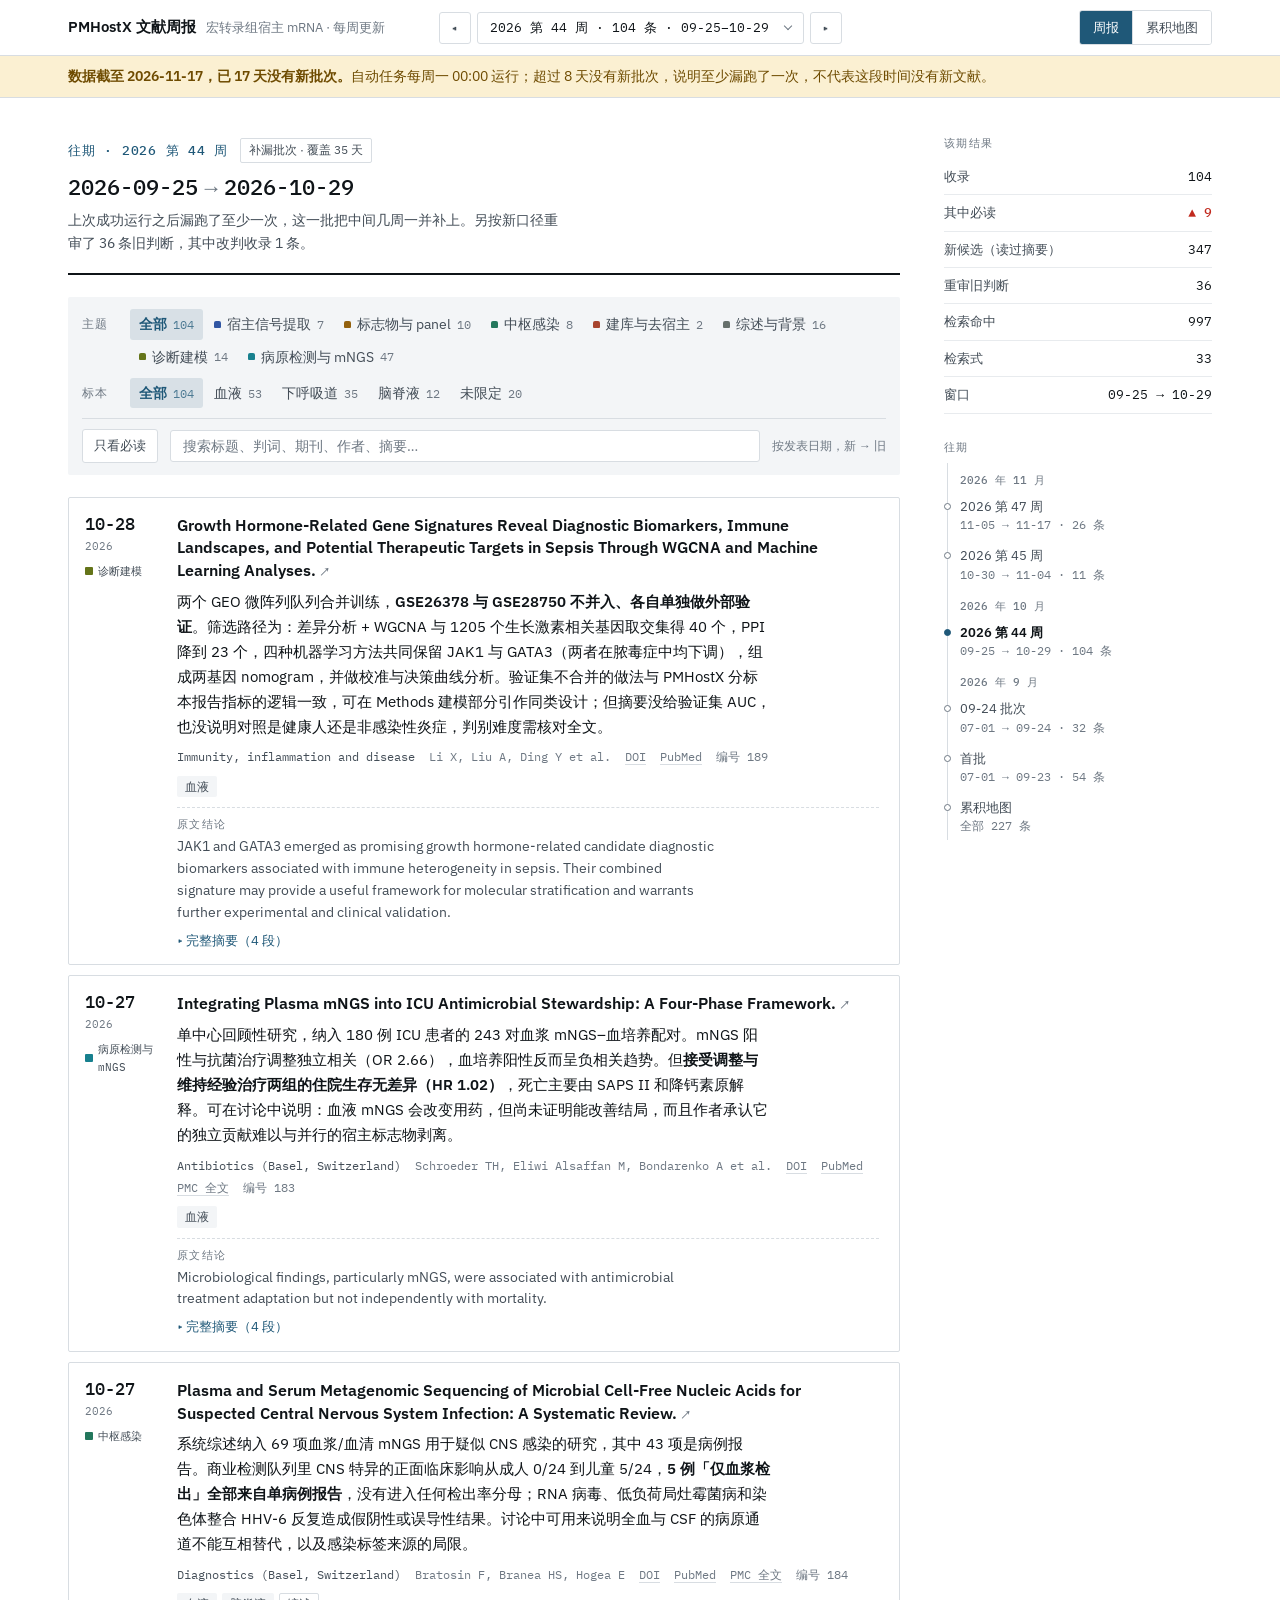
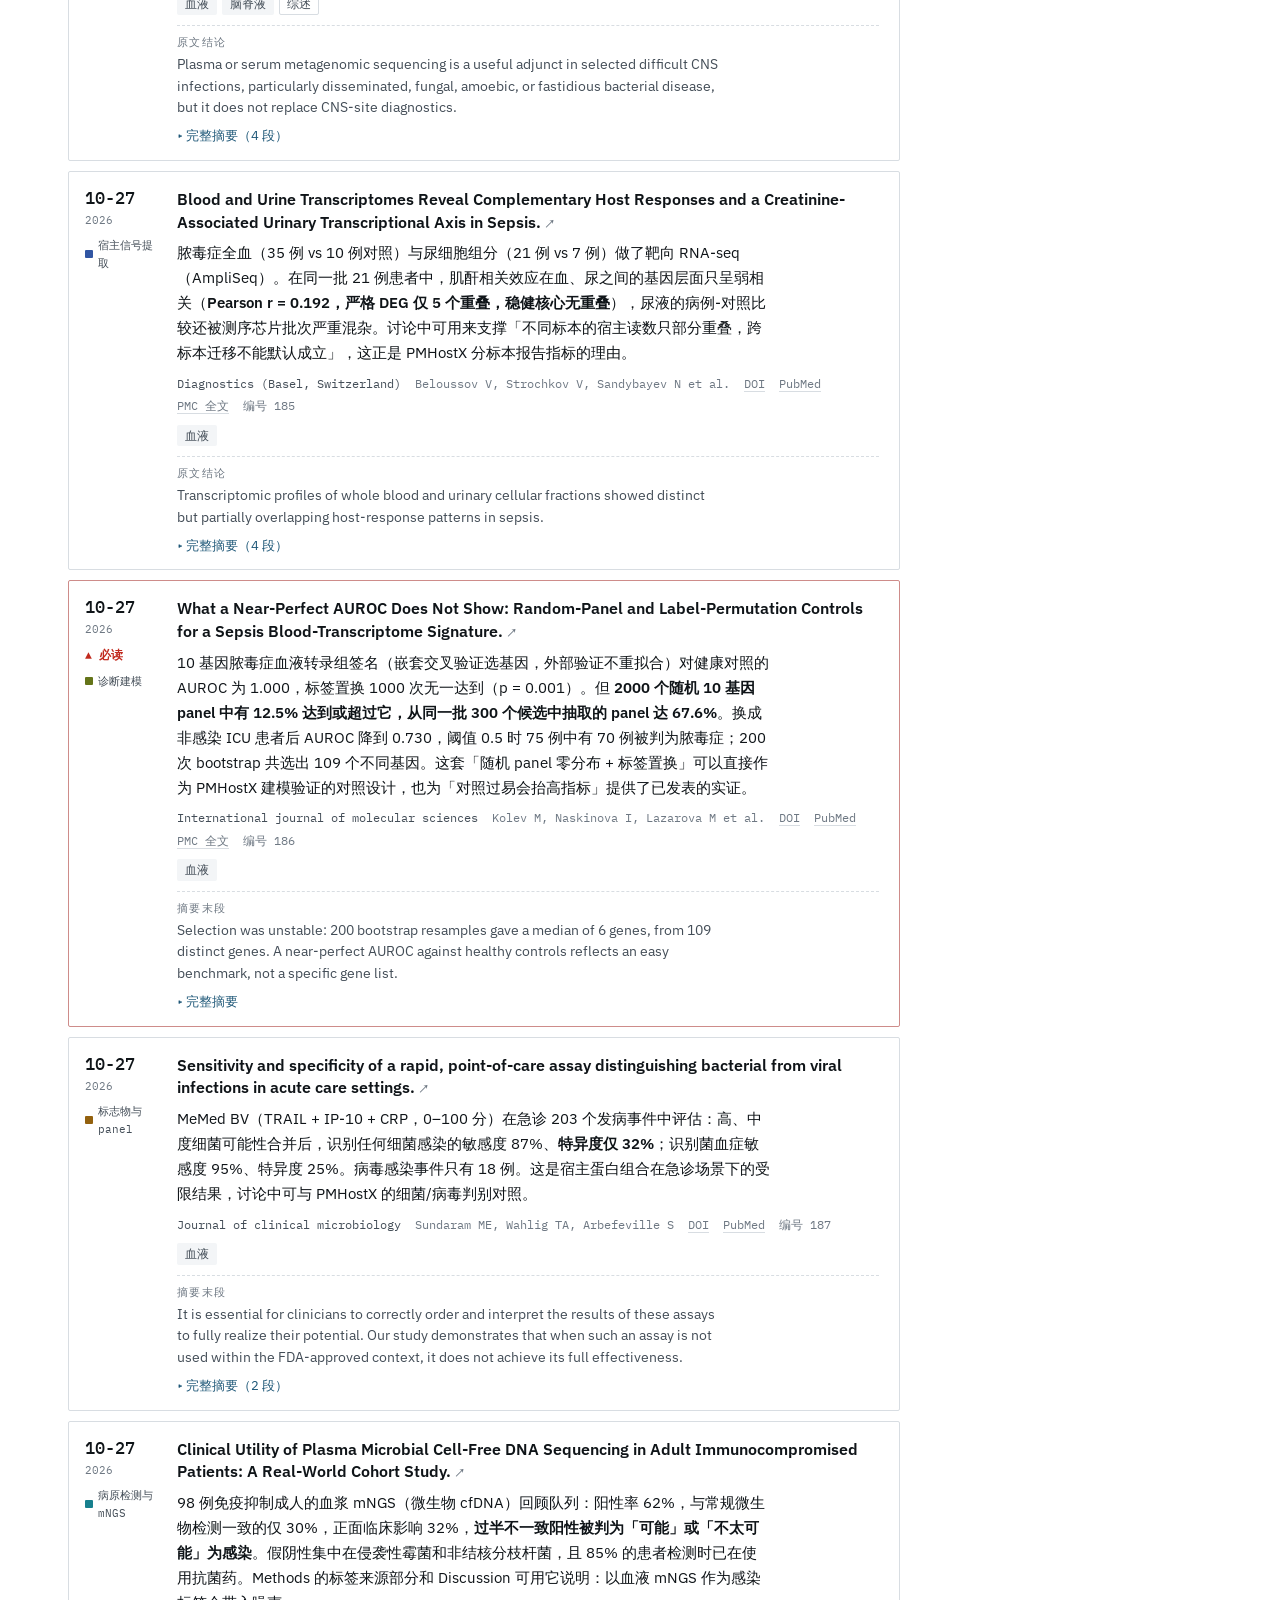
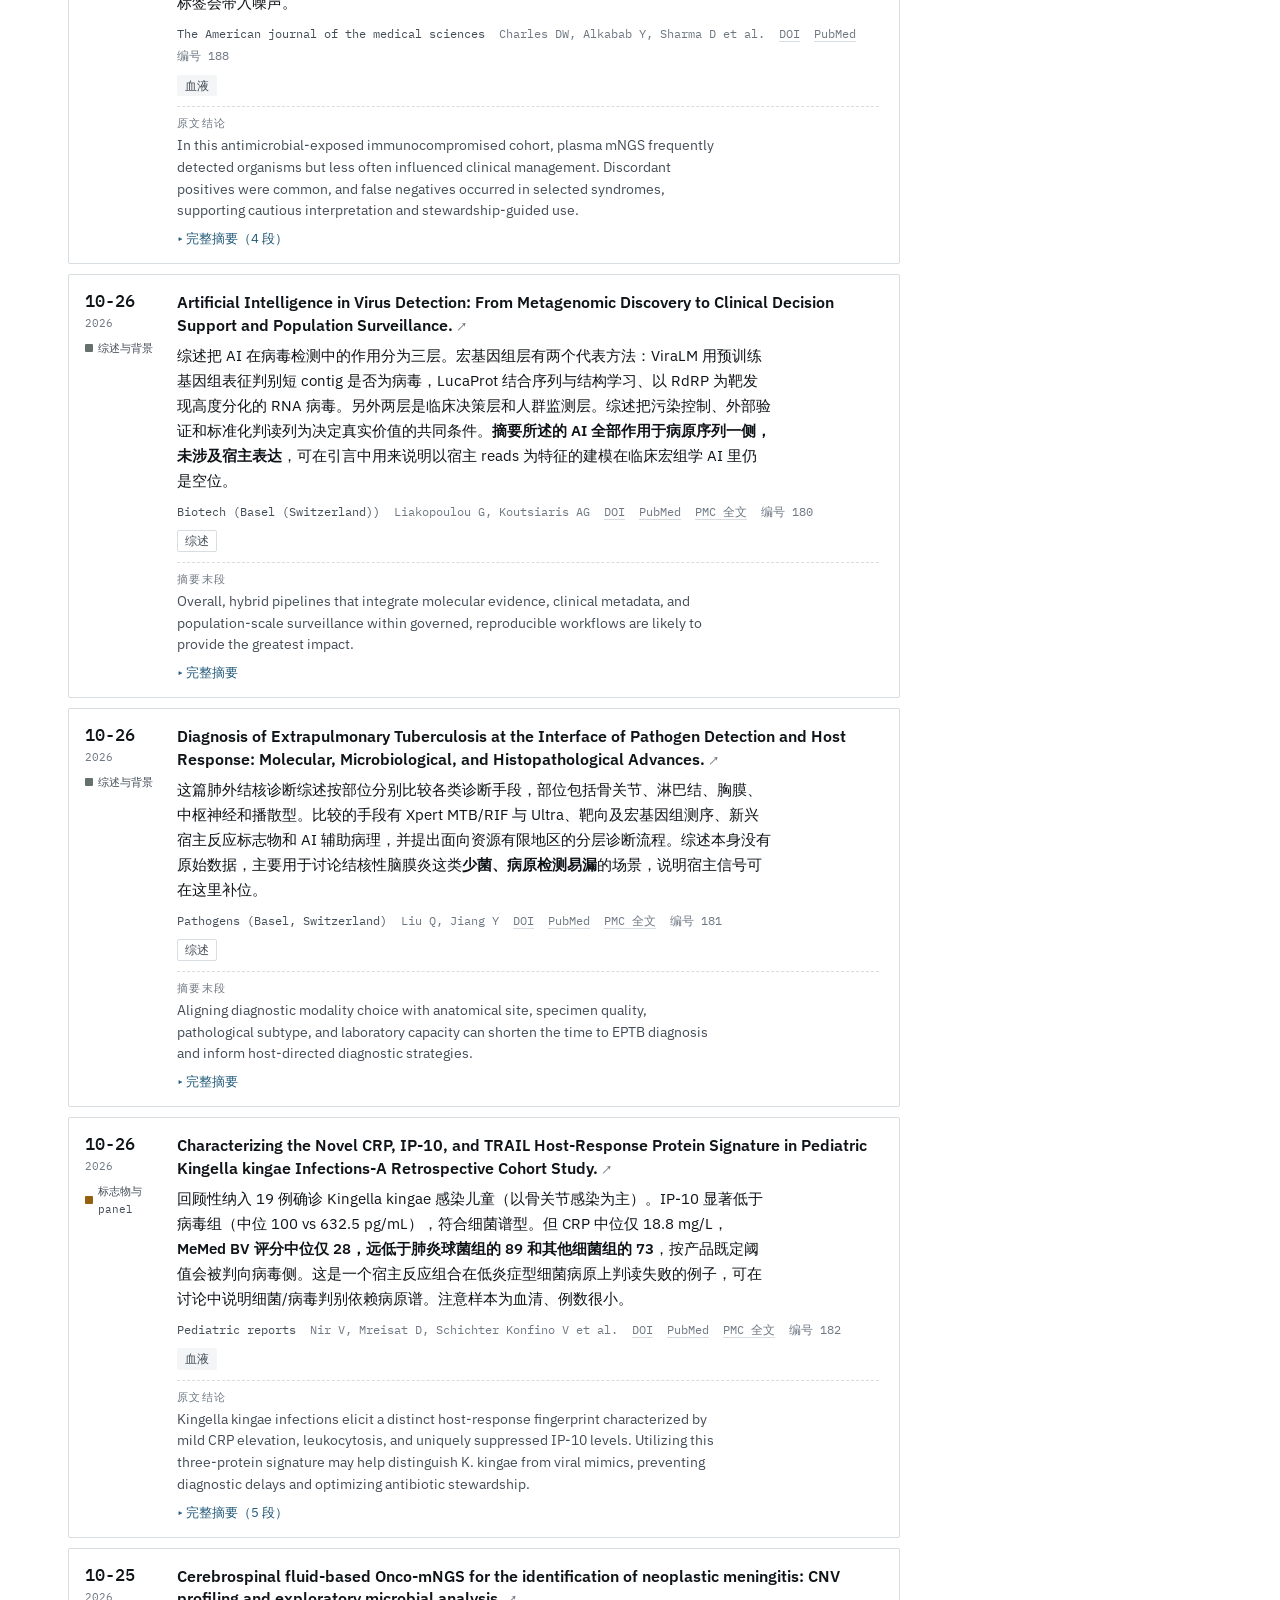
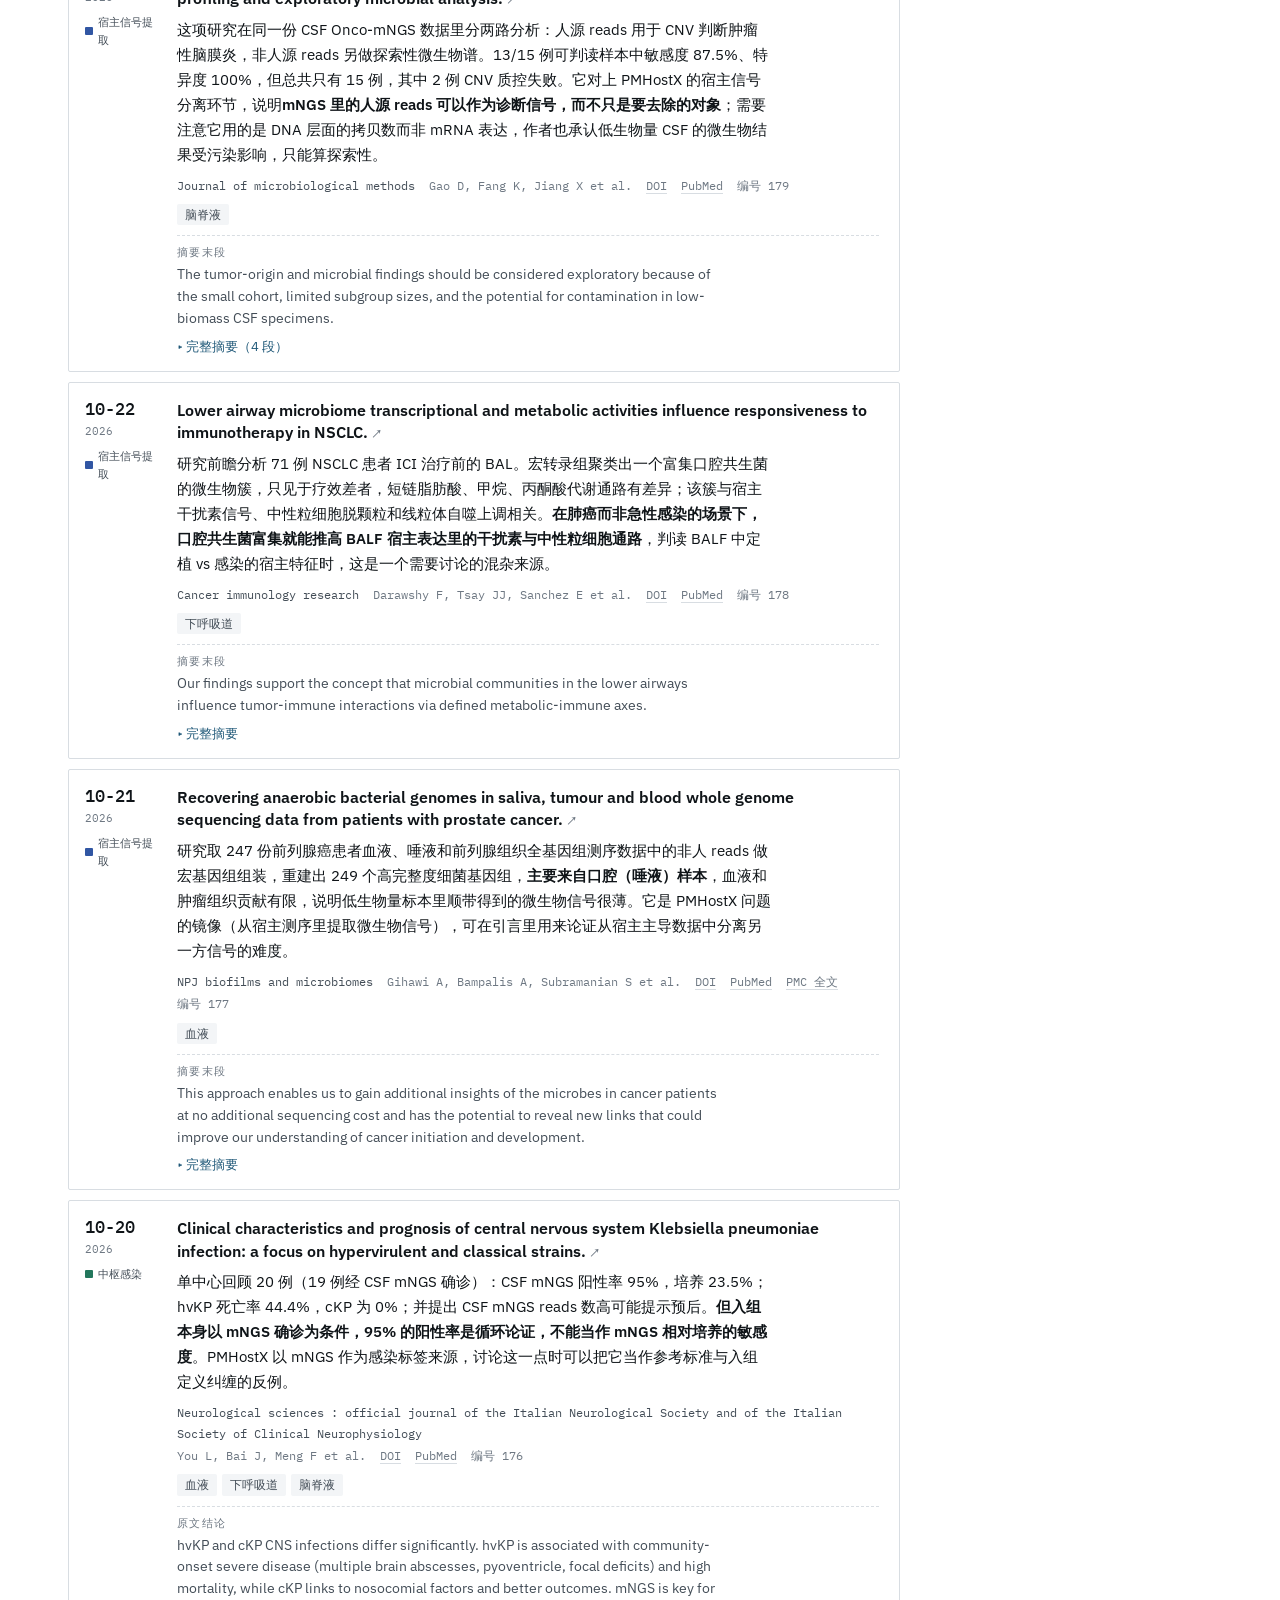
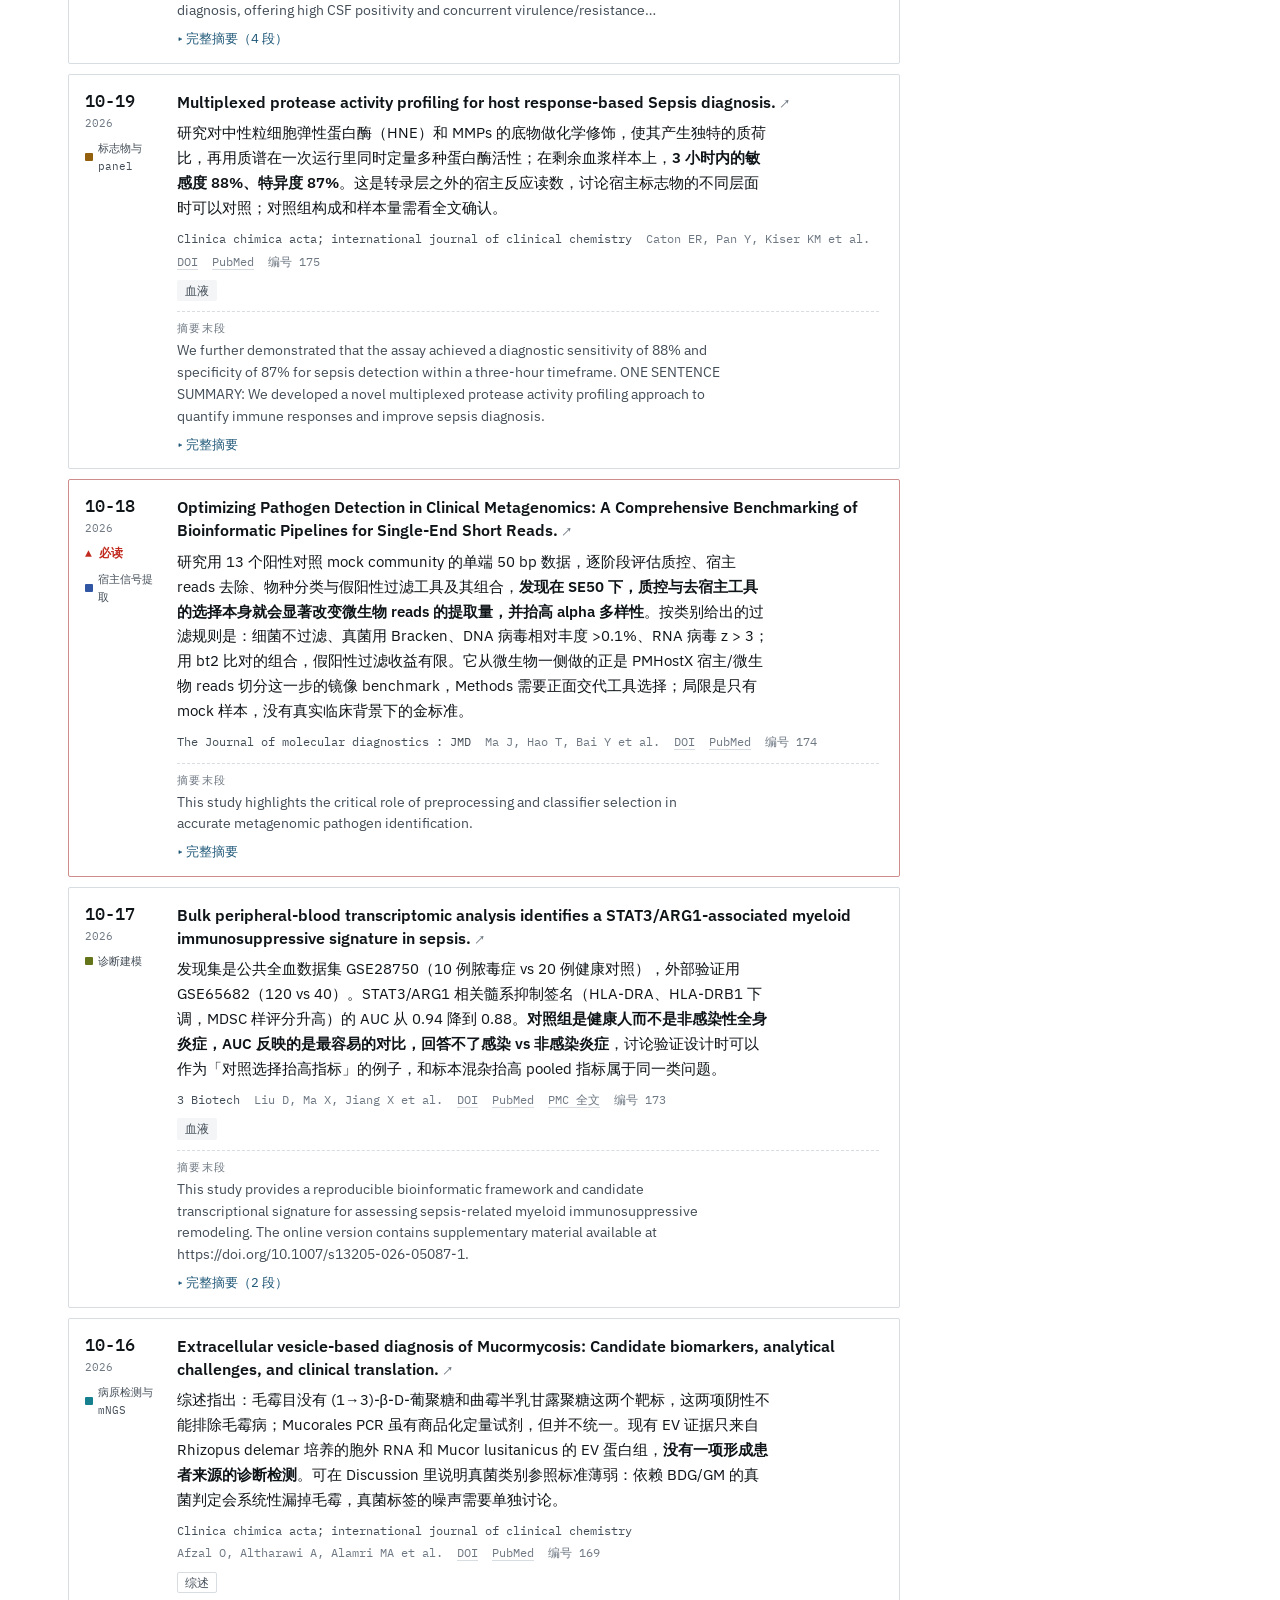
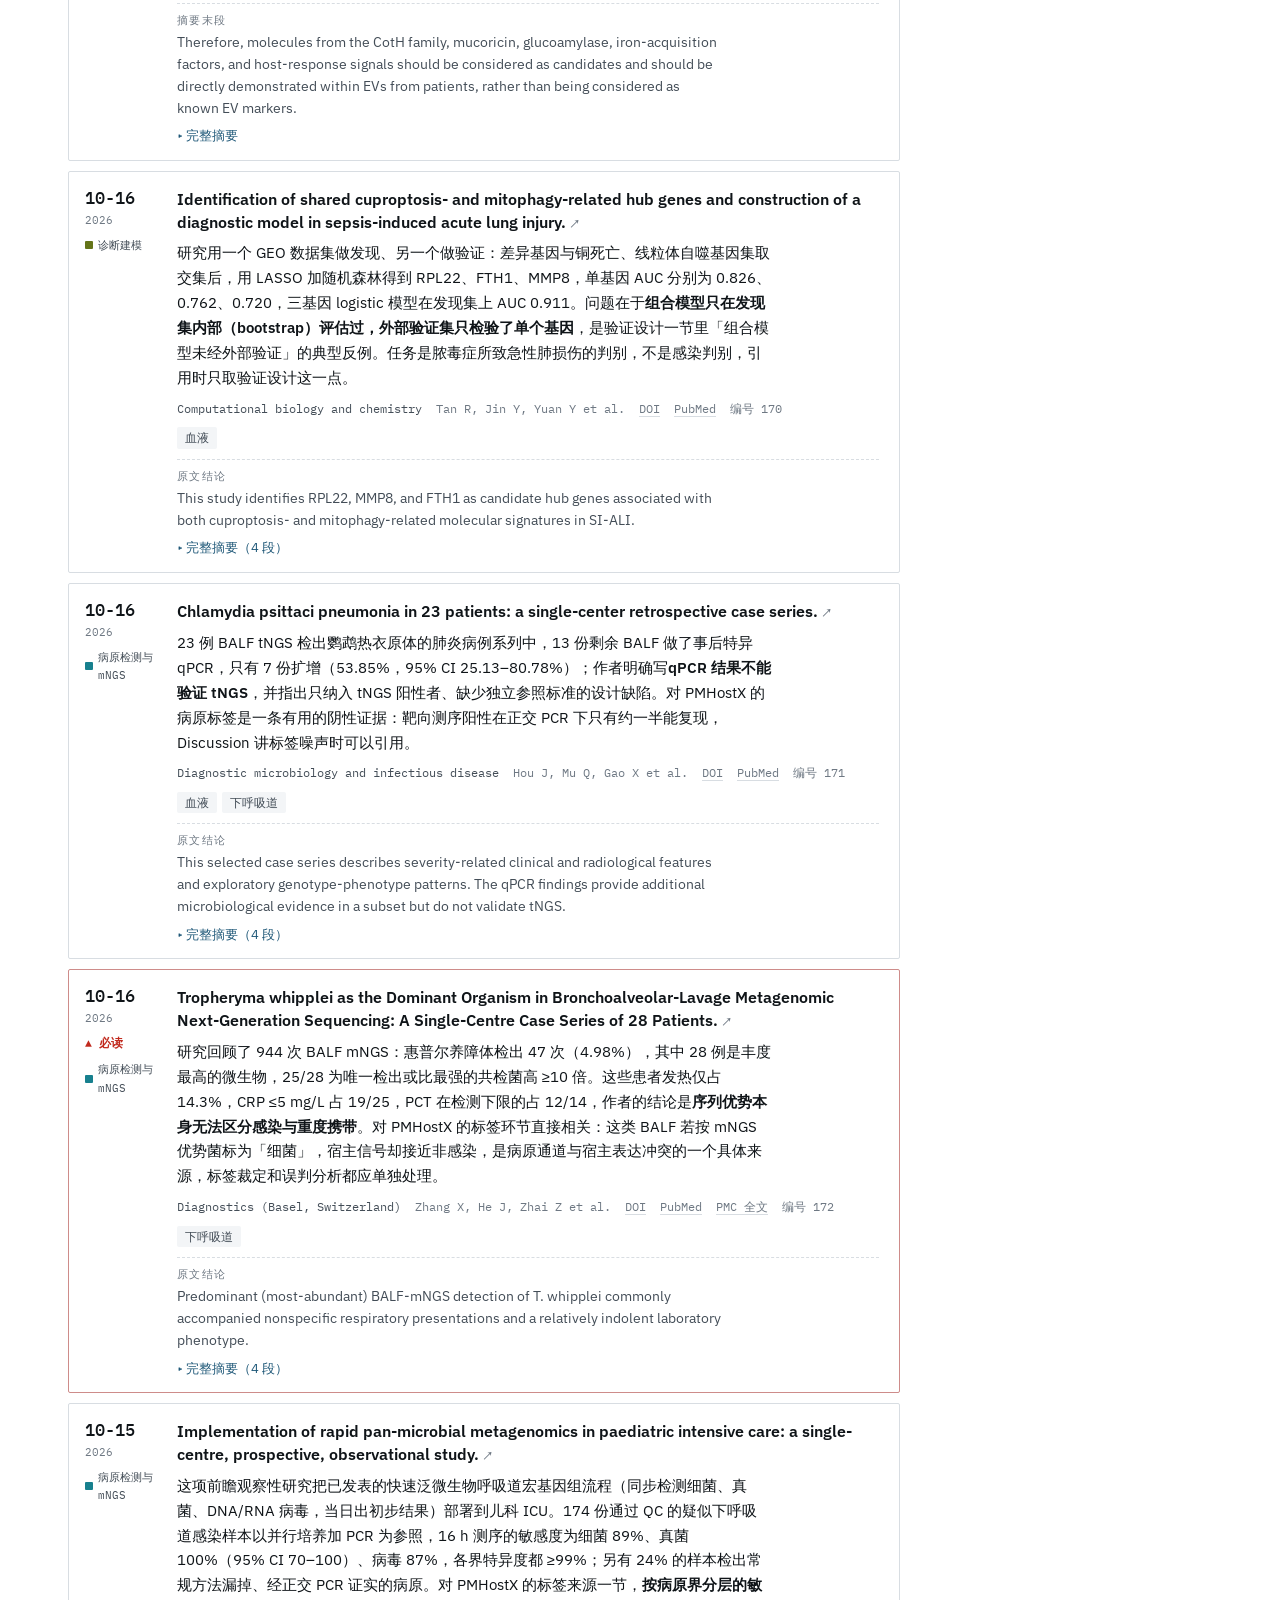
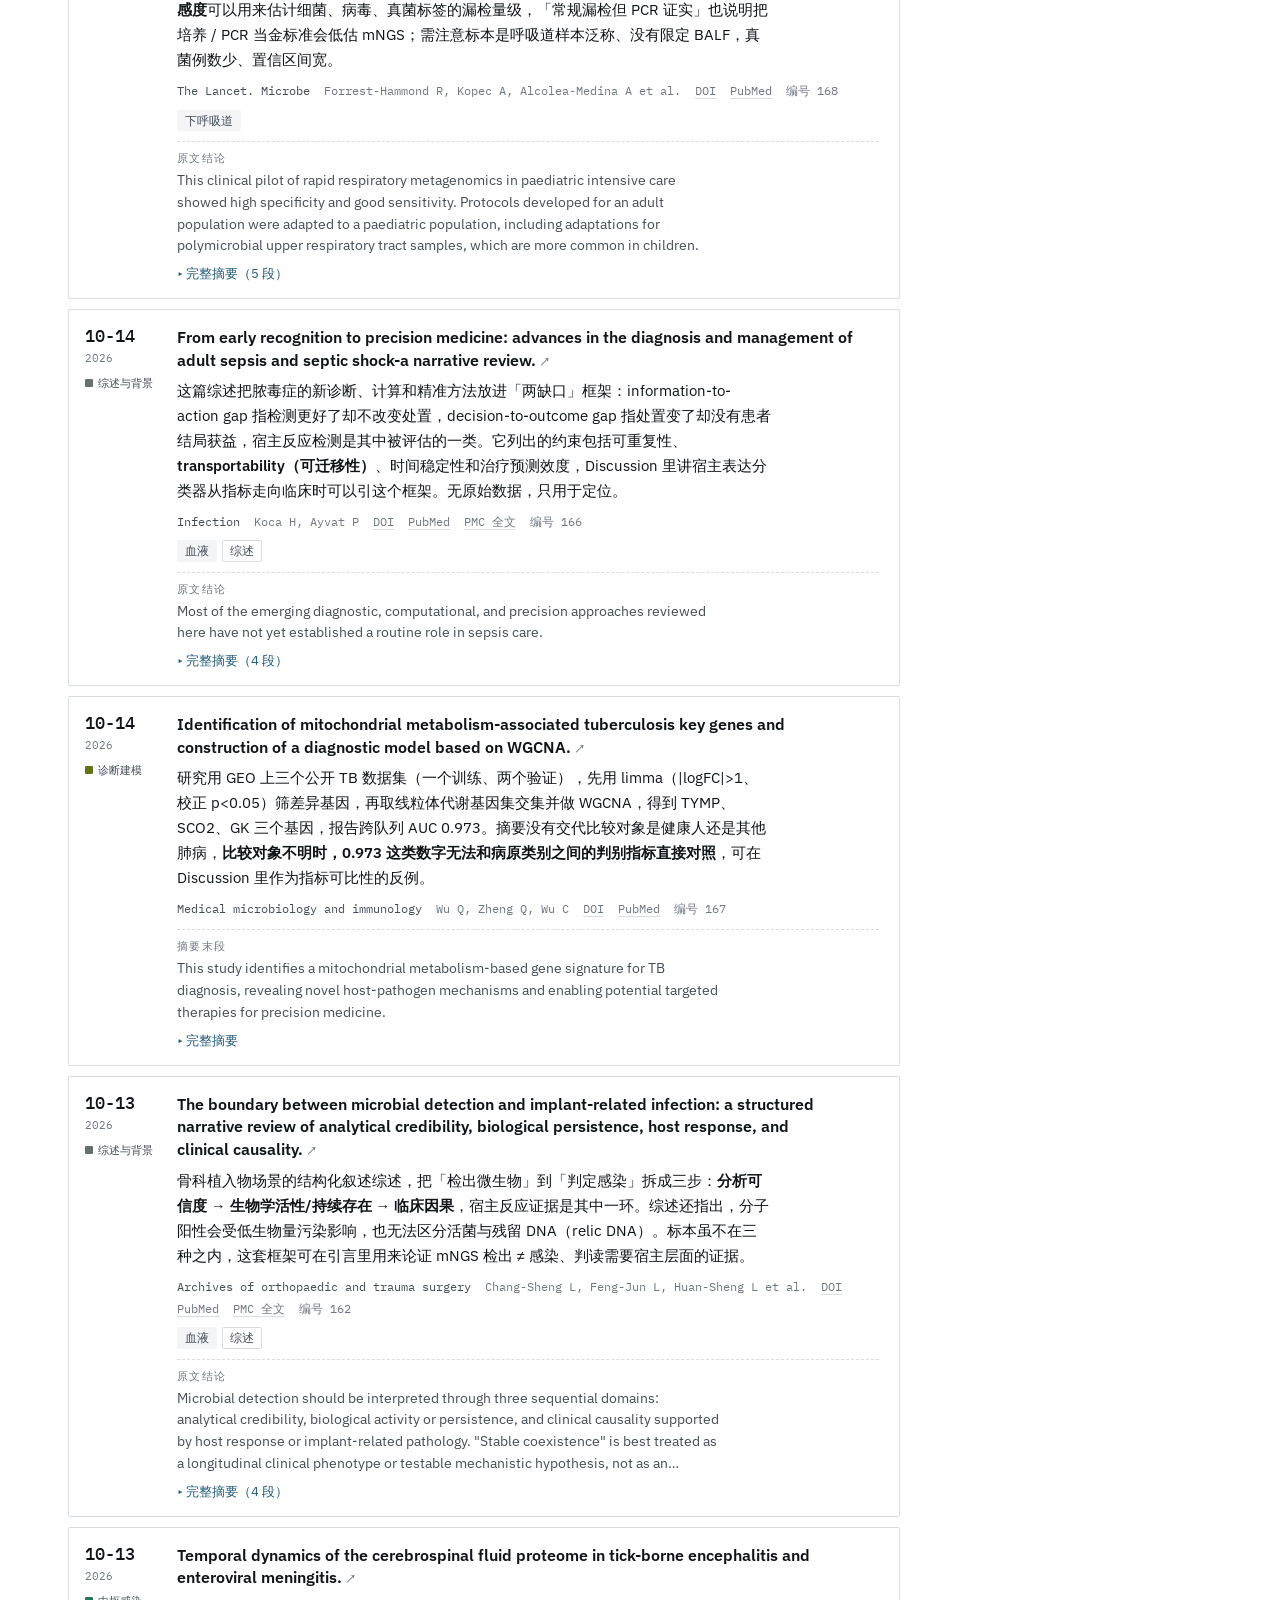
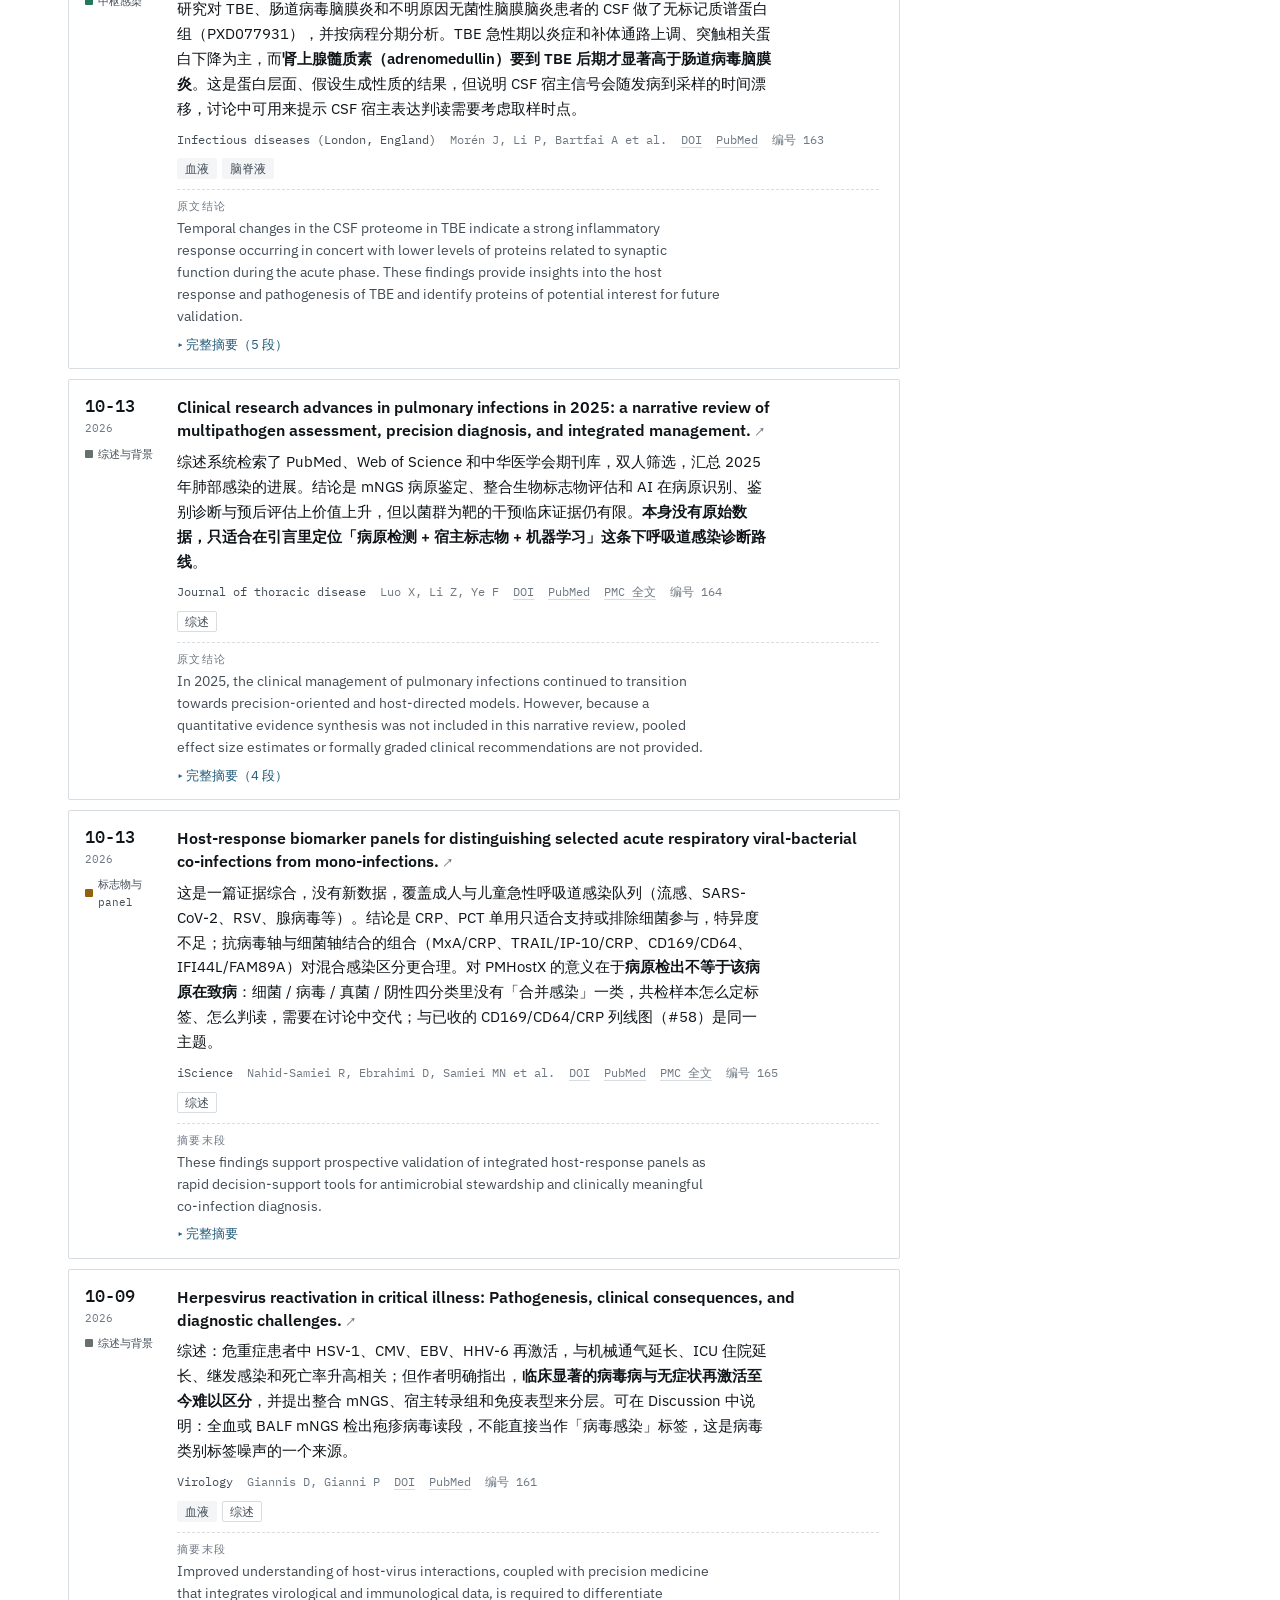
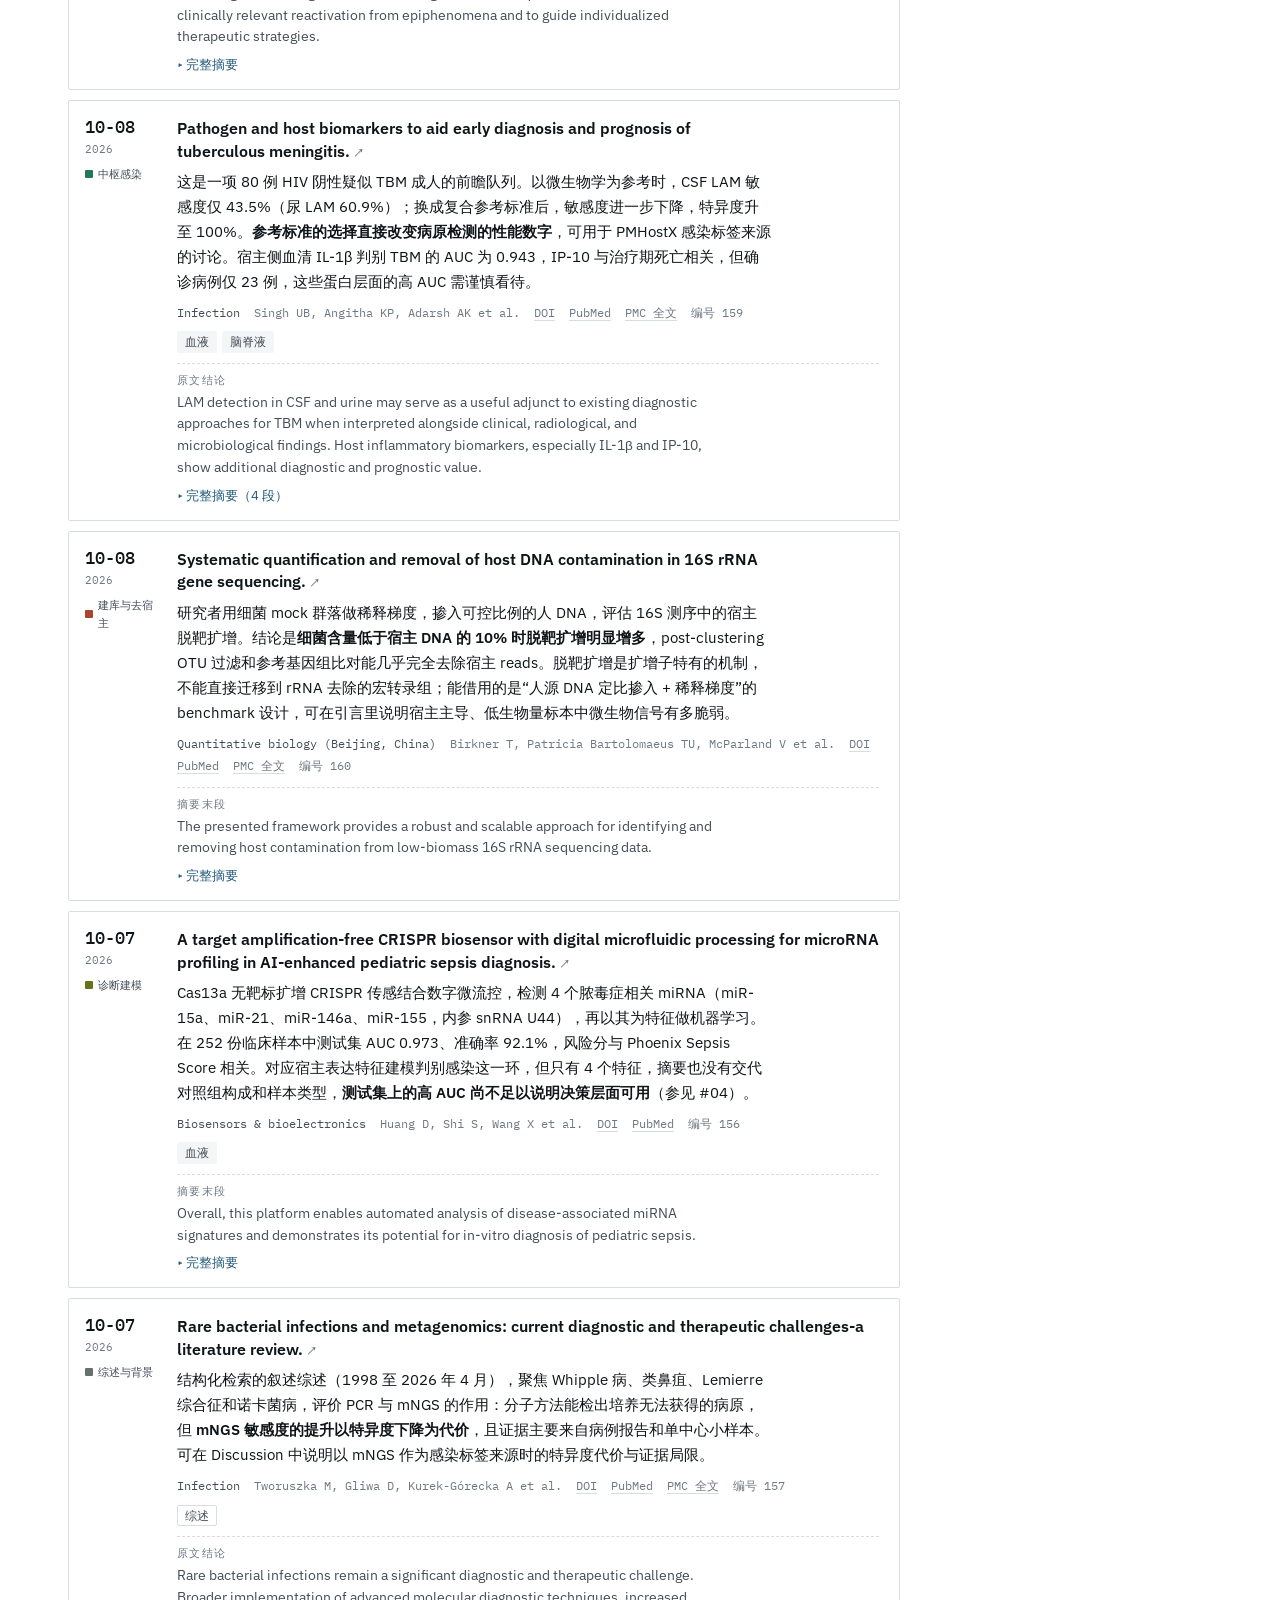
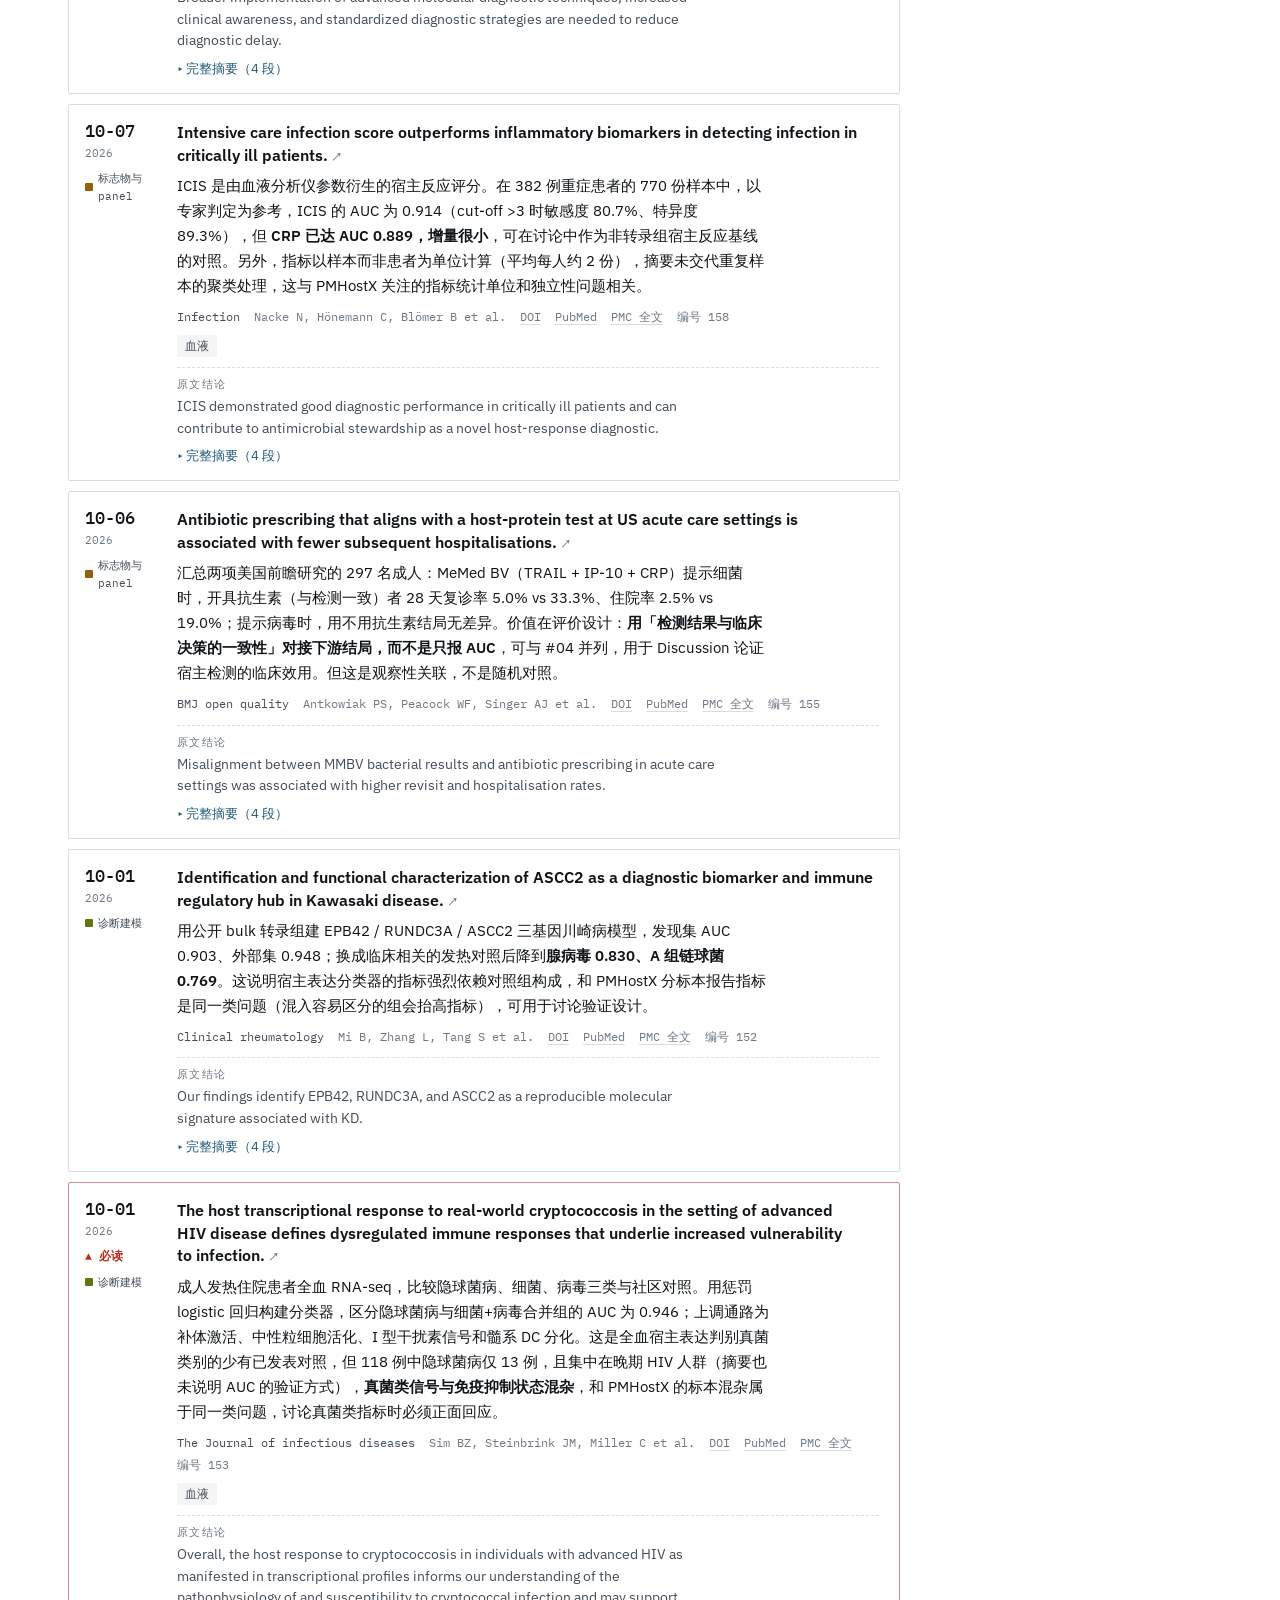
<file: site/w/2026-10-29.html>
<!doctype html>
<html lang="zh-CN">
<meta charset="utf-8">
<meta name="viewport" content="width=device-width, initial-scale=1">
<meta name="color-scheme" content="light dark">
<title>2026 第 44 周 · PMHostX 文献周报</title>
<meta name="description" content="PMHostX 文献周报 2026 第 44 周（2026-09-25 至 2026-10-29）：收录 104 条。">
<link rel="icon" href="data:image/svg+xml,<svg xmlns='http://www.w3.org/2000/svg' viewBox='0 0 100 100'><text y='.9em' font-size='90'>🧬</text></svg>">
<link rel="preload" href="../fonts/plex-sans-latin.woff2" as="font" type="font/woff2" crossorigin>
<link rel="stylesheet" href="../assets/style.css">
<body>
<header class="top"><div class="top-in">
  <a class="brand" href="../index.html"><b>PMHostX 文献周报</b><span>宏转录组宿主 mRNA · 每周更新</span></a>
  <div class="stepper">
    <a class="step" href="../w/2026-09-24.html" aria-label="较早一期">◂</a>
    <label class="pick"><select id="pick" aria-label="选择周次"><option value="../w/2026-11-17.html">2026 第 47 周 · 26 条 · 11-05–11-17</option><option value="../w/2026-11-04.html">2026 第 45 周 · 11 条 · 10-30–11-04</option><option value="../w/2026-10-29.html" selected>2026 第 44 周 · 104 条 · 09-25–10-29</option><option value="../w/2026-09-24.html">09-24 批次 · 回填 · 32 条</option><option value="../w/2026-09-23.html">首批 · 回填 · 54 条</option></select></label>
    <a class="step" href="../w/2026-11-04.html" aria-label="较新一期">▸</a>
  </div>
  <nav class="views" aria-label="视图">
    <a href="../index.html" aria-current="page">周报</a>
    <a href="../map.html">累积地图</a>
  </nav>
</div></header>
<div class="stale" id="stale" data-last="2026-11-17" hidden><div></div></div>
<div class="shell">
<main class="main">
<header class="wk">
  <p class="eyebrow"><b>往期 · 2026 第 44 周</b><span class="kind" title="上次成功运行之后漏跑过">补漏批次 · 覆盖 35 天</span></p>
  <h1 class="range">2026-09-25<i>→</i>2026-10-29</h1>
  <p class="wk-note">上次成功运行之后漏跑了至少一次，这一批把中间几周一并补上。另按新口径重审了 36 条旧判断，其中改判收录 1 条。</p>
</header><div class="tools" id="tools">
  <div class="facet" role="group" aria-label="按主题筛选"><span class="fl">主题</span><div class="opts"><button class="opt" data-g="0" aria-pressed="true">全部<small>104</small></button><button class="opt g1" data-g="1" aria-pressed="false"><i></i>宿主信号提取<small>7</small></button><button class="opt g2" data-g="2" aria-pressed="false"><i></i>标志物与 panel<small>10</small></button><button class="opt g3" data-g="3" aria-pressed="false"><i></i>中枢感染<small>8</small></button><button class="opt g4" data-g="4" aria-pressed="false"><i></i>建库与去宿主<small>2</small></button><button class="opt g5" data-g="5" aria-pressed="false"><i></i>综述与背景<small>16</small></button><button class="opt g6" data-g="6" aria-pressed="false"><i></i>诊断建模<small>14</small></button><button class="opt g7" data-g="7" aria-pressed="false"><i></i>病原检测与 mNGS<small>47</small></button></div></div>
  <div class="facet" role="group" aria-label="按标本筛选"><span class="fl">标本</span><div class="opts"><button class="opt" data-sp="" aria-pressed="true">全部<small>104</small></button><button class="opt" data-sp="blood" aria-pressed="false" title="全血、血浆、血清，以及脓毒症 / 血流感染研究">血液<small>53</small></button><button class="opt" data-sp="resp" aria-pressed="false" title="BALF、气管吸出物、痰、肺炎">下呼吸道<small>35</small></button><button class="opt" data-sp="csf" aria-pressed="false" title="CSF、脑膜炎、脑炎">脑脊液<small>12</small></button><button class="opt" data-sp="none" aria-pressed="false" title="摘要里没有指明标本：方法、工具、综述居多">未限定<small>20</small></button></div></div>
  <div class="row2">
    <button class="toggle" id="must" aria-pressed="false">只看必读</button>
    <input class="search" id="q" type="search" placeholder="搜索标题、判词、期刊、作者、摘要…" aria-label="搜索">
    <button class="clear" id="clear" data-clear hidden>清除筛选</button>
    <span class="sortnote">按发表日期，新 → 旧</span>
  </div>
</div>
<p class="nomatch" id="nomatch" hidden>这一页没有符合筛选条件的文献。<a class="btn pri" id="mapq" data-base="../map.html" href="../map.html" hidden></a><button class="btn" data-clear>清除筛选</button></p>
<div class="list">
<article class="cb g6" data-g="6" data-sp="blood" data-must="0">
  <div class="cb-gut"><span class="cb-d">10-28</span><span class="cb-y">2026</span><span class="cb-g"><i></i>诊断建模</span></div>
  <div class="cb-body">
    <h3><a href="https://doi.org/10.1002/iid3.70566" target="_blank" rel="noopener">Growth Hormone-Related Gene Signatures Reveal Diagnostic Biomarkers, Immune Landscapes, and Potential Therapeutic Targets in Sepsis Through WGCNA and Machine Learning Analyses.<span class="ext" aria-hidden="true">↗</span></a></h3>
    <p class="why">两个 GEO 微阵列队列合并训练，<strong>GSE26378 与 GSE28750 不并入、各自单独做外部验证</strong>。筛选路径为：差异分析 + WGCNA 与 1205 个生长激素相关基因取交集得 40 个，PPI 降到 23 个，四种机器学习方法共同保留 JAK1 与 GATA3（两者在脓毒症中均下调），组成两基因 nomogram，并做校准与决策曲线分析。验证集不合并的做法与 PMHostX 分标本报告指标的逻辑一致，可在 Methods 建模部分引作同类设计；但摘要没给验证集 AUC，也没说明对照是健康人还是非感染性炎症，判别难度需核对全文。</p>
    <div class="meta"><span class="j">Immunity, inflammation and disease</span><span>Li X, Liu A, Ding Y et al.</span><a href="https://doi.org/10.1002/iid3.70566" target="_blank" rel="noopener">DOI</a><a href="https://pubmed.ncbi.nlm.nih.gov/42949442/" target="_blank" rel="noopener">PubMed</a><span>编号 189</span></div>
    <div class="cb-tags"><span class="tag sp">血液</span></div>
    <div class="abs"><span class="abs-k">原文结论</span><p class="abs-pv">JAK1 and GATA3 emerged as promising growth hormone-related candidate diagnostic biomarkers associated with immune heterogeneity in sepsis. Their combined signature may provide a useful framework for molecular stratification and warrants further experimental and clinical validation.</p><details><summary>完整摘要（4 段）</summary><div class="abs-full"><p><b>Background</b>Sepsis reshapes inflammatory, immune, and metabolic activity, yet the behavior of genes linked to growth hormone biology within this response has not been well defined. We therefore searched for growth hormone-related genes (GHRGs) that could distinguish sepsis and asked whether the resulting markers also reflected variation in host immune state.</p><p><b>Methods</b>For model development, two Gene Expression Omnibus (GEO) microarray cohorts were combined, while GSE26378 and GSE28750 were kept separate for validation. Sepsis-associated expression signals were first defined by differential analysis and weighted gene co-expression network analysis (WGCNA), then intersected with 1205 GHRGs. A protein-protein interaction step and four machine-learning procedures were used to reduce the candidate set. Classification was examined with receiver operating characteristic (ROC) curves and a two-gene nomogram, with calibration and decision-curve analyses used as complementary checks. We also examined pathway enrichment, immune-cell patterns, predicted regulatory interactions, candidate compounds, and expression-based molecular subgroups.</p><p><b>Results</b>The integrated cohort yielded 2552 DEGs and 1873 genes from sepsis-associated WGCNA modules; their overlap with the GHRG collection contained 40 genes. PPI module analysis reduced this set to 23 hub candidates. Machine-learning screening consistently retained JAK1 and GATA3, both of which were downregulated in sepsis and showed stable diagnostic performance across the training and external validation cohorts. Their combined model provided stronger discrimination than either gene alone. Functional analyses linked the two genes to T-cell signaling, antigen processing, immune regulation, mitochondrial metabolism, and translational processes. Immune profiling revealed reduced lymphocyte-associated features together with enhanced myeloid signatures in sepsis. When septic samples were grouped by JAK1/GATA3 expression, two subtypes with different immune and transcriptional profiles emerged.</p><p><b>Conclusions</b>JAK1 and GATA3 emerged as promising growth hormone-related candidate diagnostic biomarkers associated with immune heterogeneity in sepsis. Their combined signature may provide a useful framework for molecular stratification and warrants further experimental and clinical validation.</p></div></details></div>
  </div>
</article>
<article class="cb g7" data-g="7" data-sp="blood" data-must="0">
  <div class="cb-gut"><span class="cb-d">10-27</span><span class="cb-y">2026</span><span class="cb-g"><i></i>病原检测与 mNGS</span></div>
  <div class="cb-body">
    <h3><a href="https://doi.org/10.3390/antibiotics15100978" target="_blank" rel="noopener">Integrating Plasma mNGS into ICU Antimicrobial Stewardship: A Four-Phase Framework.<span class="ext" aria-hidden="true">↗</span></a></h3>
    <p class="why">单中心回顾性研究，纳入 180 例 ICU 患者的 243 对血浆 mNGS–血培养配对。mNGS 阳性与抗菌治疗调整独立相关（OR 2.66），血培养阳性反而呈负相关趋势。但<strong>接受调整与维持经验治疗两组的住院生存无差异（HR 1.02）</strong>，死亡主要由 SAPS II 和降钙素原解释。可在讨论中说明：血液 mNGS 会改变用药，但尚未证明能改善结局，而且作者承认它的独立贡献难以与并行的宿主标志物剥离。</p>
    <div class="meta"><span class="j">Antibiotics (Basel, Switzerland)</span><span>Schroeder TH, Eliwi Alsaffan M, Bondarenko A et al.</span><a href="https://doi.org/10.3390/antibiotics15100978" target="_blank" rel="noopener">DOI</a><a href="https://pubmed.ncbi.nlm.nih.gov/42938719/" target="_blank" rel="noopener">PubMed</a><a href="https://pmc.ncbi.nlm.nih.gov/articles/PMC13700567/" target="_blank" rel="noopener">PMC 全文</a><span>编号 183</span></div>
    <div class="cb-tags"><span class="tag sp">血液</span></div>
    <div class="abs"><span class="abs-k">原文结论</span><p class="abs-pv">Microbiological findings, particularly mNGS, were associated with antimicrobial treatment adaptation but not independently with mortality.</p><details><summary>完整摘要（4 段）</summary><div class="abs-full"><p><b>Background</b>Plasma metagenomic next-generation sequencing (mNGS) may complement conventional microbiology in critically ill patients, yet its contribution to antimicrobial stewardship in the intensive care unit (ICU) remains unclear.</p><p><b>Methods</b>In this retrospective, single-center observational study, we analyzed 243 paired mNGS-blood culture episodes from 180 ICU patients. We applied a four-phase stewardship framework that integrated clinical severity, biomarker kinetics, blood culture results, mNGS findings, and clinical assessment. Treatment adaptations were classified as escalation, de-escalation, discontinuation, or no change. Multivariable regression identified factors associated with stewardship modification and mortality.</p><p><b>Results</b>Active treatment adaptation occurred in 121 of 243 episodes (49.8%), comprising 61 escalations, 39 de-escalations, and 21 discontinuations. mNGS positivity was independently associated with treatment modification (OR 2.66, 95% CI 1.23-5.75; p = 0.014), whereas blood culture positivity showed an inverse association (OR 0.45, 95% CI 0.20-1.04; p = 0.062). Mortality was primarily linked to physiologic severity and host-response markers, particularly SAPS II and procalcitonin. In-hospital survival did not differ between patients who received stewardship-guided adaptation and those in whom empirical antibiotic therapy was maintained (HR 1.02, 95% CI 0.57-1.81; log-rank p = 0.951).</p><p><b>Conclusions</b>Microbiological findings, particularly mNGS, were associated with antimicrobial treatment adaptation but not independently with mortality. Because mNGS was embedded within a multimodal diagnostic and clinical pathway, its independent contribution cannot be fully separated from concurrent microbiological, biomarker, and clinical information. These findings should be regarded as exploratory and require prospective multicenter validation.</p></div></details></div>
  </div>
</article>
<article class="cb g3" data-g="3" data-sp="blood csf" data-must="0">
  <div class="cb-gut"><span class="cb-d">10-27</span><span class="cb-y">2026</span><span class="cb-g"><i></i>中枢感染</span></div>
  <div class="cb-body">
    <h3><a href="https://doi.org/10.3390/diagnostics16203375" target="_blank" rel="noopener">Plasma and Serum Metagenomic Sequencing of Microbial Cell-Free Nucleic Acids for Suspected Central Nervous System Infection: A Systematic Review.<span class="ext" aria-hidden="true">↗</span></a></h3>
    <p class="why">系统综述纳入 69 项血浆/血清 mNGS 用于疑似 CNS 感染的研究，其中 43 项是病例报告。商业检测队列里 CNS 特异的正面临床影响从成人 0/24 到儿童 5/24，<strong>5 例「仅血浆检出」全部来自单病例报告</strong>，没有进入任何检出率分母；RNA 病毒、低负荷局灶霉菌病和染色体整合 HHV-6 反复造成假阴性或误导性结果。讨论中可用来说明全血与 CSF 的病原通道不能互相替代，以及感染标签来源的局限。</p>
    <div class="meta"><span class="j">Diagnostics (Basel, Switzerland)</span><span>Bratosin F, Branea HS, Hogea E</span><a href="https://doi.org/10.3390/diagnostics16203375" target="_blank" rel="noopener">DOI</a><a href="https://pubmed.ncbi.nlm.nih.gov/42938214/" target="_blank" rel="noopener">PubMed</a><a href="https://pmc.ncbi.nlm.nih.gov/articles/PMC13703160/" target="_blank" rel="noopener">PMC 全文</a><span>编号 184</span></div>
    <div class="cb-tags"><span class="tag sp">血液</span><span class="tag sp">脑脊液</span><span class="tag">综述</span></div>
    <div class="abs"><span class="abs-k">原文结论</span><p class="abs-pv">Plasma or serum metagenomic sequencing is a useful adjunct in selected difficult CNS infections, particularly disseminated, fungal, amoebic, or fastidious bacterial disease, but it does not replace CNS-site diagnostics.</p><details><summary>完整摘要（4 段）</summary><div class="abs-full"><p>Background/Objectives: Untargeted metagenomic sequencing of microbial cell-free DNA or RNA in plasma or serum offers pathogen detection without lumbar puncture or biopsy, but its value in suspected central nervous system (CNS) infection is uncertain. We reviewed diagnostic yield, agreement with CNS-site testing, clinical impact, and failure modes.</p><p><b>Methods</b>PubMed/MEDLINE was searched with seven documented strings (inception to 2 September 2026), supplemented by citation and web searching. Eligible reports were primary human studies of untargeted plasma or serum metagenomic sequencing with a separable result in patients with suspected or confirmed infectious CNS syndromes. Selection, extraction, and design-specific risk-of-bias appraisal followed PRISMA 2020 and were performed independently by two authors with disagreements resolved by discussion; the search was restricted to PubMed/MEDLINE and no protocol was registered. Synthesis was narrative because designs and reference standards were incompatible.</p><p><b>Results</b>Of 190 reports assessed, 69 studies were included (18 denominator-based cohorts, 8 small series, 43 case reports; 51 from the United States). Positive CNS-specific clinical impact in commercial assay cohorts ranged from 0 of 24 adult to 5 of 24 pediatric meningoencephalitis tests. Among 51 case-level reports, the plasma or serum result was concordant with CNS-site testing in 28, positive when CNS-site testing was negative in 5, unconfirmed in 12, and negative or missed the pathogen in 6. All five plasma-only detections came from single case reports, which contributed to no yield or agreement denominator; excluding the four abstract-level case reports moved no proportion by more than 1.3 percentage points. RNA viruses, low-burden focal mould disease, and chromosomally integrated HHV-6 were recurrent sources of false-negative or misleading results.</p><p><b>Conclusions</b>Plasma or serum metagenomic sequencing is a useful adjunct in selected difficult CNS infections, particularly disseminated, fungal, amoebic, or fastidious bacterial disease, but it does not replace CNS-site diagnostics.</p></div></details></div>
  </div>
</article>
<article class="cb g1" data-g="1" data-sp="blood" data-must="0">
  <div class="cb-gut"><span class="cb-d">10-27</span><span class="cb-y">2026</span><span class="cb-g"><i></i>宿主信号提取</span></div>
  <div class="cb-body">
    <h3><a href="https://doi.org/10.3390/diagnostics16203410" target="_blank" rel="noopener">Blood and Urine Transcriptomes Reveal Complementary Host Responses and a Creatinine-Associated Urinary Transcriptional Axis in Sepsis.<span class="ext" aria-hidden="true">↗</span></a></h3>
    <p class="why">脓毒症全血（35 例 vs 10 例对照）与尿细胞组分（21 例 vs 7 例）做了靶向 RNA-seq（AmpliSeq）。在同一批 21 例患者中，肌酐相关效应在血、尿之间的基因层面只呈弱相关（<strong>Pearson r = 0.192，严格 DEG 仅 5 个重叠，稳健核心无重叠</strong>），尿液的病例-对照比较还被测序芯片批次严重混杂。讨论中可用来支撑「不同标本的宿主读数只部分重叠，跨标本迁移不能默认成立」，这正是 PMHostX 分标本报告指标的理由。</p>
    <div class="meta"><span class="j">Diagnostics (Basel, Switzerland)</span><span>Beloussov V, Strochkov V, Sandybayev N et al.</span><a href="https://doi.org/10.3390/diagnostics16203410" target="_blank" rel="noopener">DOI</a><a href="https://pubmed.ncbi.nlm.nih.gov/42938251/" target="_blank" rel="noopener">PubMed</a><a href="https://pmc.ncbi.nlm.nih.gov/articles/PMC13703452/" target="_blank" rel="noopener">PMC 全文</a><span>编号 185</span></div>
    <div class="cb-tags"><span class="tag sp">血液</span></div>
    <div class="abs"><span class="abs-k">原文结论</span><p class="abs-pv">Transcriptomic profiles of whole blood and urinary cellular fractions showed distinct but partially overlapping host-response patterns in sepsis.</p><details><summary>完整摘要（4 段）</summary><div class="abs-full"><p>Background/Objectives: Sepsis is characterized by systemic immune dysregulation and organ dysfunction, but transcriptomic profiles from different biofluids may provide partially overlapping and distinct molecular readouts of the host response. We characterized transcriptomic profiles of whole blood and urinary cellular fractions in sepsis, with particular emphasis on a urinary transcriptional gradient associated with continuous serum creatinine and on whether this association was mirrored in matched blood.</p><p><b>Methods</b>Targeted RNA sequencing was performed on whole blood from 35 patients with sepsis and 10 healthy controls and on urinary cellular fractions from 21 patients with sepsis and 7 controls using the Ion AmpliSeq Transcriptome Human Gene Expression workflow. Differential expression was assessed with DESeq2, with sequencing-adjusted sensitivity models where appropriate. Sensitivity analyses addressed the highest creatinine value, sex and age, and matched blood-urine creatinine-associated effects.</p><p><b>Results</b>Whole-blood analysis identified 2659 differentially expressed genes (DEGs), including a robust core of 1796 genes characterized by neutrophil-myeloid activation and adaptive-immune suppression. The exploratory urine case-control comparison identified 1552 DEGs but was substantially confounded by sequencing chip. Continuous serum creatinine analysis identified 4064 chip-adjusted urinary DEGs, including a robust core of 3774 genes enriched for inflammatory, interferon, hypoxic, autophagic, lysosomal, vesicular, metabolic, and mitochondrial programs. Exclusion of the highest creatinine sample retained 3192/4064 strict DEGs with the same direction and 2926/3774 robust-core genes. In the same 21 patients, adjusted creatinine-associated effects were weakly concordant between blood and urine at the gene level (Pearson r = 0.192; Spearman ρ = 0.199), with five overlapping strict DEGs and no robust-core overlap. Hallmark concordance was greater but moderate (Pearson r = 0.293; Spearman ρ = 0.464), with 14 shared robust pathways.</p><p><b>Conclusions</b>Transcriptomic profiles of whole blood and urinary cellular fractions showed distinct but partially overlapping host-response patterns in sepsis. The serum creatinine-associated urinary transcriptional axis was robust across sensitivity analyses and was only weakly mirrored at the gene level in matched blood, despite partial pathway-level convergence. These findings should be interpreted as serum creatinine-associated transcriptional patterns rather than as evidence of kidney-specific injury or validated diagnostic or prognostic signatures. Independent longitudinal cohorts and orthogonal molecular validation are required.</p></div></details></div>
  </div>
</article>
<article class="cb g6 must-row" data-g="6" data-sp="blood" data-must="1">
  <div class="cb-gut"><span class="cb-d">10-27</span><span class="cb-y">2026</span><span class="cb-flag">▲ 必读</span><span class="cb-g"><i></i>诊断建模</span></div>
  <div class="cb-body">
    <h3><a href="https://doi.org/10.3390/ijms27209273" target="_blank" rel="noopener">What a Near-Perfect AUROC Does Not Show: Random-Panel and Label-Permutation Controls for a Sepsis Blood-Transcriptome Signature.<span class="ext" aria-hidden="true">↗</span></a></h3>
    <p class="why">10 基因脓毒症血液转录组签名（嵌套交叉验证选基因，外部验证不重拟合）对健康对照的 AUROC 为 1.000，标签置换 1000 次无一达到（p = 0.001）。但 <strong>2000 个随机 10 基因 panel 中有 12.5% 达到或超过它，从同一批 300 个候选中抽取的 panel 达 67.6%</strong>。换成非感染 ICU 患者后 AUROC 降到 0.730，阈值 0.5 时 75 例中有 70 例被判为脓毒症；200 次 bootstrap 共选出 109 个不同基因。这套「随机 panel 零分布 + 标签置换」可以直接作为 PMHostX 建模验证的对照设计，也为「对照过易会抬高指标」提供了已发表的实证。</p>
    <div class="meta"><span class="j">International journal of molecular sciences</span><span>Kolev M, Naskinova I, Lazarova M et al.</span><a href="https://doi.org/10.3390/ijms27209273" target="_blank" rel="noopener">DOI</a><a href="https://pubmed.ncbi.nlm.nih.gov/42942043/" target="_blank" rel="noopener">PubMed</a><a href="https://pmc.ncbi.nlm.nih.gov/articles/PMC13704978/" target="_blank" rel="noopener">PMC 全文</a><span>编号 186</span></div>
    <div class="cb-tags"><span class="tag sp">血液</span></div>
    <div class="abs"><span class="abs-k">摘要末段</span><p class="abs-pv">Selection was unstable: 200 bootstrap resamples gave a median of 6 genes, from 109 distinct genes. A near-perfect AUROC against healthy controls reflects an easy benchmark, not a specific gene list.</p><details><summary>完整摘要</summary><div class="abs-full"><p>Sepsis blood-transcriptome signatures are usually judged against healthy controls. Two questions are rarely separated: whether the classifier exceeds chance, and whether its genes outperform an arbitrary list of equal size. We tested both on public microarray data (discovery GSE65682, n = 359; validation GSE57065, n = 53), using the 9983 of 11,222 genes measurable on both platforms. A 10-gene signature was selected by nested cross-validation and applied to validation without refitting. It separated sepsis from health perfectly (area under the receiver operating characteristic curve, AUROC, 1.000). The pipeline exceeded chance: no label permutation in 1000 matched it (p = 0.001). The genes did not outperform random lists: 12.5% of 2000 random 10-gene panels matched or exceeded the signature, as did 67.6% of panels drawn from the same 300 preselected candidates. Against non-infected intensive care patients, cross-fitted AUROC fell to 0.730 (95% confidence interval 0.642-0.818), unchanged after age and sex matching. At a threshold of 0.5, the cross-fitted model called 70 of these 75 patients septic. Selection was unstable: 200 bootstrap resamples gave a median of 6 genes, from 109 distinct genes. A near-perfect AUROC against healthy controls reflects an easy benchmark, not a specific gene list.</p></div></details></div>
  </div>
</article>
<article class="cb g2" data-g="2" data-sp="blood" data-must="0">
  <div class="cb-gut"><span class="cb-d">10-27</span><span class="cb-y">2026</span><span class="cb-g"><i></i>标志物与 panel</span></div>
  <div class="cb-body">
    <h3><a href="https://doi.org/10.1128/jcm.00262-26" target="_blank" rel="noopener">Sensitivity and specificity of a rapid, point-of-care assay distinguishing bacterial from viral infections in acute care settings.<span class="ext" aria-hidden="true">↗</span></a></h3>
    <p class="why">MeMed BV（TRAIL + IP-10 + CRP，0–100 分）在急诊 203 个发病事件中评估：高、中度细菌可能性合并后，识别任何细菌感染的敏感度 87%、<strong>特异度仅 32%</strong>；识别菌血症敏感度 95%、特异度 25%。病毒感染事件只有 18 例。这是宿主蛋白组合在急诊场景下的受限结果，讨论中可与 PMHostX 的细菌/病毒判别对照。</p>
    <div class="meta"><span class="j">Journal of clinical microbiology</span><span>Sundaram ME, Wahlig TA, Arbefeville S</span><a href="https://doi.org/10.1128/jcm.00262-26" target="_blank" rel="noopener">DOI</a><a href="https://pubmed.ncbi.nlm.nih.gov/42937297/" target="_blank" rel="noopener">PubMed</a><span>编号 187</span></div>
    <div class="cb-tags"><span class="tag sp">血液</span></div>
    <div class="abs"><span class="abs-k">摘要末段</span><p class="abs-pv">It is essential for clinicians to correctly order and interpret the results of these assays to fully realize their potential. Our study demonstrates that when such an assay is not used within the FDA-approved context, it does not achieve its full effectiveness.</p><details><summary>完整摘要（2 段）</summary><div class="abs-full"><p>Differentiating between bacterial and viral infections is essential in the emergency department (ED) to guide appropriate antibiotic treatment. Recent assays, such as the Food and Drug Administration (FDA)-cleared MeMed BV assay, can help with this distinction. The MeMed BV assay measures three host immune proteins-Tumor necrosis factor (TNF)-related apoptosis-induced ligand, Interferon (IFN)-γ-induced protein 10, and C-reactive protein-in blood samples. The results are combined into a score from 0 to 100, where a higher score indicates a higher likelihood of a bacterial infection and a lower score suggests a viral infection or other non-bacterial causes. The study evaluates the feasibility of using the MeMed BV assay-generated score to help clinicians decide whether to order blood cultures in emergency departments, as well as assessing the accuracy of the MeMed BV assay in distinguishing between bacterial and viral infections in ED patients. The assay&#x27;s performance was also compared with standard biomarker tests and white blood cell (WBC) counts for predicting bacterial infections. This study included 203 illness episodes, of which a total of 108 were associated with bacterial infection (25 had a positive blood culture; 107 had a non-blood sample positive for a bacterial pathogen) and 18 were associated with a viral pathogen. Combined, the MeMed BV assay&#x27;s &quot;high bacterial likelihood&quot; and &quot;moderate bacterial likelihood&quot; scores yielded a sensitivity and specificity of 87% and 32%, respectively, in correctly identifying any bacterial infection; the scores had a sensitivity and specificity of 95% and 25%, respectively, in correctly identifying bacteremia. The future of differentiating between bacterial and viral infections is moving toward integrated diagnostic methods. To address antibiotic resistance, future diagnostics will leverage host immune response biomarkers, advanced molecular panels, and machine learning techniques. This will enable rapid and accurate results at the point of care.</p><p><b>Importance</b>Distinguishing between bacterial and viral infections in healthcare settings can be challenging, as patients often present with similar symptoms and clinical features. In recent years, several new biomarkers have emerged as promising targets for algorithm-based tests designed to differentiate between these types of infections. An increasing number of FDA-approved assays that utilize these biomarkers have entered the market, employing various algorithms. These tests are being used in different clinical settings, such as emergency rooms, to assist clinicians in making accurate diagnoses and prescribing antibiotics appropriately. It is essential for clinicians to correctly order and interpret the results of these assays to fully realize their potential. Our study demonstrates that when such an assay is not used within the FDA-approved context, it does not achieve its full effectiveness.</p></div></details></div>
  </div>
</article>
<article class="cb g7" data-g="7" data-sp="blood" data-must="0">
  <div class="cb-gut"><span class="cb-d">10-27</span><span class="cb-y">2026</span><span class="cb-g"><i></i>病原检测与 mNGS</span></div>
  <div class="cb-body">
    <h3><a href="https://doi.org/10.1016/j.amjms.2026.10.011" target="_blank" rel="noopener">Clinical Utility of Plasma Microbial Cell-Free DNA Sequencing in Adult Immunocompromised Patients: A Real-World Cohort Study.<span class="ext" aria-hidden="true">↗</span></a></h3>
    <p class="why">98 例免疫抑制成人的血浆 mNGS（微生物 cfDNA）回顾队列：阳性率 62%，与常规微生物检测一致的仅 30%，正面临床影响 32%，<strong>过半不一致阳性被判为「可能」或「不太可能」为感染</strong>。假阴性集中在侵袭性霉菌和非结核分枝杆菌，且 85% 的患者检测时已在使用抗菌药。Methods 的标签来源部分和 Discussion 可用它说明：以血液 mNGS 作为感染标签会带入噪声。</p>
    <div class="meta"><span class="j">The American journal of the medical sciences</span><span>Charles DW, Alkabab Y, Sharma D et al.</span><a href="https://doi.org/10.1016/j.amjms.2026.10.011" target="_blank" rel="noopener">DOI</a><a href="https://pubmed.ncbi.nlm.nih.gov/42946251/" target="_blank" rel="noopener">PubMed</a><span>编号 188</span></div>
    <div class="cb-tags"><span class="tag sp">血液</span></div>
    <div class="abs"><span class="abs-k">原文结论</span><p class="abs-pv">In this antimicrobial-exposed immunocompromised cohort, plasma mNGS frequently detected organisms but less often influenced clinical management. Discordant positives were common, and false negatives occurred in selected syndromes, supporting cautious interpretation and stewardship-guided use.</p><details><summary>完整摘要（4 段）</summary><div class="abs-full"><p><b>Background</b>Plasma metagenomic next generation sequencing (mNGS) enables noninvasive pathogen detection independent of organism viability. Although analytic performance has been described, the real-world clinical impact in immunocompromised hosts remains incompletely defined.</p><p><b>Methods</b>We conducted a retrospective cohort study of immunocompromised adults undergoing plasma mNGS testing from January 2022 through November 2024 at the Medical University of South Carolina. Immunocompromised conditions included solid organ transplantation, hematopoietic stem cell transplantation, active hematologic malignancy, HIV, or biologic immunosuppressants. Clinical impact was adjudicated by infectious disease physicians as positive, negative, or neutral. Positive results were classified as definite, probable, possible, or unlikely infectious based on clinical correlation and concordance with conventional microbiologic testing (CMT).</p><p><b>Results</b>Ninety-eight patients were included (median age 60 years [range 18-76]; 63% male), including solid organ transplant (31%), hematopoietic stem cell transplant (8%), HIV (13%), active malignancy (42%), corticosteroids (3%), and biologic therapy (10%). At testing, 85% were receiving antimicrobials and 88% were hospitalized. Plasma mNGS was positive in 62% of cases, with CMT concordance in 30%. Thirty-two percent of tests had positive clinical impact, identifying unrecognized infection or antimicrobial optimization. Sixty-six percent had no treatment impact and 2% had potential negative impact. More than half of discordant positives were deemed possible or unlikely infections. False-negative cases included invasive mold and nontuberculous mycobacterial infections.</p><p><b>Conclusions</b>In this antimicrobial-exposed immunocompromised cohort, plasma mNGS frequently detected organisms but less often influenced clinical management. Discordant positives were common, and false negatives occurred in selected syndromes, supporting cautious interpretation and stewardship-guided use.</p></div></details></div>
  </div>
</article>
<article class="cb g5" data-g="5" data-sp="" data-must="0">
  <div class="cb-gut"><span class="cb-d">10-26</span><span class="cb-y">2026</span><span class="cb-g"><i></i>综述与背景</span></div>
  <div class="cb-body">
    <h3><a href="https://doi.org/10.3390/biotech15040090" target="_blank" rel="noopener">Artificial Intelligence in Virus Detection: From Metagenomic Discovery to Clinical Decision Support and Population Surveillance.<span class="ext" aria-hidden="true">↗</span></a></h3>
    <p class="why">综述把 AI 在病毒检测中的作用分为三层。宏基因组层有两个代表方法：ViraLM 用预训练基因组表征判别短 contig 是否为病毒，LucaProt 结合序列与结构学习、以 RdRP 为靶发现高度分化的 RNA 病毒。另外两层是临床决策层和人群监测层。综述把污染控制、外部验证和标准化判读列为决定真实价值的共同条件。<strong>摘要所述的 AI 全部作用于病原序列一侧，未涉及宿主表达</strong>，可在引言中用来说明以宿主 reads 为特征的建模在临床宏组学 AI 里仍是空位。</p>
    <div class="meta"><span class="j">Biotech (Basel (Switzerland))</span><span>Liakopoulou G, Koutsiaris AG</span><a href="https://doi.org/10.3390/biotech15040090" target="_blank" rel="noopener">DOI</a><a href="https://pubmed.ncbi.nlm.nih.gov/42930067/" target="_blank" rel="noopener">PubMed</a><a href="https://pmc.ncbi.nlm.nih.gov/articles/PMC13702737/" target="_blank" rel="noopener">PMC 全文</a><span>编号 180</span></div>
    <div class="cb-tags"><span class="tag">综述</span></div>
    <div class="abs"><span class="abs-k">摘要末段</span><p class="abs-pv">Overall, hybrid pipelines that integrate molecular evidence, clinical metadata, and population-scale surveillance within governed, reproducible workflows are likely to provide the greatest impact.</p><details><summary>完整摘要</summary><div class="abs-full"><p>Artificial intelligence (AI) is increasingly central to modern virus detection, particularly as metagenomic next-generation sequencing (mNGS) expands diagnostic and surveillance capabilities beyond targeted assays. This paper reviews how AI supports virus detection across three interconnected levels. The metagenomic layer forms the technical core of the review, while the clinical and population sections examine how sequence-level AI outputs are translated into patient-level and public-health decision support. At the metagenomic level, AI addresses key bottlenecks caused by fragmented assemblies and weak homology signals. Foundation-model approaches such as ViraLM leverage pretrained genome representations to improve viral contig discrimination under short-contig conditions, whereas LucaProt integrates sequence- and structure-informed learning to detect highly divergent RNA viruses via RdRP (RNA-dependent RNA polymerase)-focused discovery. At the clinical level, targeted molecular tests remain effective when the suspected pathogen is known, while mNGS provides a complementary, hypothesis-free approach that can broaden etiological investigation in complex infections when laboratories apply appropriate quality control and clinicians interpret results in context. At the population level, early warning systems combine heterogeneous data sources (epidemiological, open-source, digital, environmental, and wastewater signals) with AI methods to enhance outbreak detection and forecasting. Across all levels, robust contamination control, transparent reporting, external validation, and standardized interpretation criteria determine real-world value. Overall, hybrid pipelines that integrate molecular evidence, clinical metadata, and population-scale surveillance within governed, reproducible workflows are likely to provide the greatest impact.</p></div></details></div>
  </div>
</article>
<article class="cb g5" data-g="5" data-sp="" data-must="0">
  <div class="cb-gut"><span class="cb-d">10-26</span><span class="cb-y">2026</span><span class="cb-g"><i></i>综述与背景</span></div>
  <div class="cb-body">
    <h3><a href="https://doi.org/10.3390/pathogens15101075" target="_blank" rel="noopener">Diagnosis of Extrapulmonary Tuberculosis at the Interface of Pathogen Detection and Host Response: Molecular, Microbiological, and Histopathological Advances.<span class="ext" aria-hidden="true">↗</span></a></h3>
    <p class="why">这篇肺外结核诊断综述按部位分别比较各类诊断手段，部位包括骨关节、淋巴结、胸膜、中枢神经和播散型。比较的手段有 Xpert MTB/RIF 与 Ultra、靶向及宏基因组测序、新兴宿主反应标志物和 AI 辅助病理，并提出面向资源有限地区的分层诊断流程。综述本身没有原始数据，主要用于讨论结核性脑膜炎这类<strong>少菌、病原检测易漏</strong>的场景，说明宿主信号可在这里补位。</p>
    <div class="meta"><span class="j">Pathogens (Basel, Switzerland)</span><span>Liu Q, Jiang Y</span><a href="https://doi.org/10.3390/pathogens15101075" target="_blank" rel="noopener">DOI</a><a href="https://pubmed.ncbi.nlm.nih.gov/42931227/" target="_blank" rel="noopener">PubMed</a><a href="https://pmc.ncbi.nlm.nih.gov/articles/PMC13708696/" target="_blank" rel="noopener">PMC 全文</a><span>编号 181</span></div>
    <div class="cb-tags"><span class="tag">综述</span></div>
    <div class="abs"><span class="abs-k">摘要末段</span><p class="abs-pv">Aligning diagnostic modality choice with anatomical site, specimen quality, pathological subtype, and laboratory capacity can shorten the time to EPTB diagnosis and inform host-directed diagnostic strategies.</p><details><summary>完整摘要</summary><div class="abs-full"><p>Extrapulmonary tuberculosis (EPTB) accounts for approximately 16% of notified tuberculosis (TB) cases worldwide and disproportionately affects children and immunocompromised populations. Paucibacillary disease, anatomically diverse sites, and nonspecific presentations make EPTB one of the most persistent diagnostic challenges in TB control. This review integrates microbiological, molecular, sequencing-based, and histopathological approaches to EPTB diagnosis within the context of site-specific immunopathology, including granuloma biology and the microenvironment of caseous necrosis. Comparative evidence is synthesized across osteoarticular, lymph node, pleural, central nervous system, and disseminated EPTB, focusing on Xpert MTB/RIF and Ultra, targeted and metagenomic next-generation sequencing (mNGS), and emerging host-response biomarkers and AI-assisted histopathology. Pragmatic, tiered diagnostic algorithms are proposed for resource-limited settings, where most EPTB occurs, and unresolved gaps in current international guidance are identified. Aligning diagnostic modality choice with anatomical site, specimen quality, pathological subtype, and laboratory capacity can shorten the time to EPTB diagnosis and inform host-directed diagnostic strategies.</p></div></details></div>
  </div>
</article>
<article class="cb g2" data-g="2" data-sp="blood" data-must="0">
  <div class="cb-gut"><span class="cb-d">10-26</span><span class="cb-y">2026</span><span class="cb-g"><i></i>标志物与 panel</span></div>
  <div class="cb-body">
    <h3><a href="https://doi.org/10.3390/pediatric18050133" target="_blank" rel="noopener">Characterizing the Novel CRP, IP-10, and TRAIL Host-Response Protein Signature in Pediatric Kingella kingae Infections-A Retrospective Cohort Study.<span class="ext" aria-hidden="true">↗</span></a></h3>
    <p class="why">回顾性纳入 19 例确诊 Kingella kingae 感染儿童（以骨关节感染为主）。IP-10 显著低于病毒组（中位 100 vs 632.5 pg/mL），符合细菌谱型。但 CRP 中位仅 18.8 mg/L，<strong>MeMed BV 评分中位仅 28，远低于肺炎球菌组的 89 和其他细菌组的 73</strong>，按产品既定阈值会被判向病毒侧。这是一个宿主反应组合在低炎症型细菌病原上判读失败的例子，可在讨论中说明细菌/病毒判别依赖病原谱。注意样本为血清、例数很小。</p>
    <div class="meta"><span class="j">Pediatric reports</span><span>Nir V, Mreisat D, Schichter Konfino V et al.</span><a href="https://doi.org/10.3390/pediatric18050133" target="_blank" rel="noopener">DOI</a><a href="https://pubmed.ncbi.nlm.nih.gov/42931103/" target="_blank" rel="noopener">PubMed</a><a href="https://pmc.ncbi.nlm.nih.gov/articles/PMC13708610/" target="_blank" rel="noopener">PMC 全文</a><span>编号 182</span></div>
    <div class="cb-tags"><span class="tag sp">血液</span></div>
    <div class="abs"><span class="abs-k">原文结论</span><p class="abs-pv">Kingella kingae infections elicit a distinct host-response fingerprint characterized by mild CRP elevation, leukocytosis, and uniquely suppressed IP-10 levels. Utilizing this three-protein signature may help distinguish K. kingae from viral mimics, preventing diagnostic delays and optimizing antibiotic stewardship.</p><details><summary>完整摘要（5 段）</summary><div class="abs-full"><p><b>Background</b>Kingella kingae is a primary cause of pediatric osteoarticular infections. Diagnosis is challenging due to mild clinical presentations and fastidious culture growth, often mimicking viral illnesses. The MeMed BV™ assay measures C-reactive protein (CRP), interferon gamma-induced protein 10 (IP-10), and Tumor Necrosis Factor-Related Apoptosis-Inducing Ligand (TRAIL) to differentiate bacterial from viral infections, but its utility in K. kingae has not been evaluated.</p><p><b>Objectives</b>To characterize the CRP, IP-10, and TRAIL profiles in pediatric patients with confirmed K. kingae infections compared to viral and classical bacterial cohorts.</p><p><b>Methods</b>This retrospective study analyzed 19 children with microbiologically confirmed K. kingae. Controls included viral (n = 20), pneumococcal (n = 17) and Gram-negative (n = 7) cohorts. Serum concentrations of the three host-response proteins were compared.</p><p><b>Results</b>The median age of the K. kingae cohort was 11.0 months (IQR, 9.0-12.0 months). Compared to viral controls, K. kingae elicited significantly lower IP-10 levels (median: 100.0 pg/mL [IQR, &lt;100.0-399.0] vs. 632.5 pg/mL [IQR, 346.3-1375.8]; p = 0.004) and a downward trend in TRAIL levels (median: 75.0 pg/mL [IQR, 66.0-95.0] vs. 169.5 pg/mL [IQR, 76.5-205.0]; p = 0.066), aligning with a bacterial profile. Conversely, K. kingae induced significantly lower inflammatory and host-response markers than typical bacterial infections; its median CRP (18.8 mg/L [IQR, 10.0-50.0]) and MeMed BV™ score (28 [IQR, 11-61]) were markedly lower than those observed in the pneumococcal cohort (CRP: 94.0 mg/L [IQR, 39.5-182.5]; MeMed BV: 89 [IQR, 51-98.5]) and the alternative bacterial cohort (CRP: 106.0 mg/L [IQR, 32.0-250.0]; MeMed BV: 73.0 [IQR, 67.0-99.0]).</p><p><b>Conclusions</b>Kingella kingae infections elicit a distinct host-response fingerprint characterized by mild CRP elevation, leukocytosis, and uniquely suppressed IP-10 levels. Utilizing this three-protein signature may help distinguish K. kingae from viral mimics, preventing diagnostic delays and optimizing antibiotic stewardship.</p></div></details></div>
  </div>
</article>
<article class="cb g1" data-g="1" data-sp="csf" data-must="0">
  <div class="cb-gut"><span class="cb-d">10-25</span><span class="cb-y">2026</span><span class="cb-g"><i></i>宿主信号提取</span></div>
  <div class="cb-body">
    <h3><a href="https://doi.org/10.1016/j.mimet.2026.107732" target="_blank" rel="noopener">Cerebrospinal fluid-based Onco-mNGS for the identification of neoplastic meningitis: CNV profiling and exploratory microbial analysis.<span class="ext" aria-hidden="true">↗</span></a></h3>
    <p class="why">这项研究在同一份 CSF Onco-mNGS 数据里分两路分析：人源 reads 用于 CNV 判断肿瘤性脑膜炎，非人源 reads 另做探索性微生物谱。13/15 例可判读样本中敏感度 87.5%、特异度 100%，但总共只有 15 例，其中 2 例 CNV 质控失败。它对上 PMHostX 的宿主信号分离环节，说明<strong>mNGS 里的人源 reads 可以作为诊断信号，而不只是要去除的对象</strong>；需要注意它用的是 DNA 层面的拷贝数而非 mRNA 表达，作者也承认低生物量 CSF 的微生物结果受污染影响，只能算探索性。</p>
    <div class="meta"><span class="j">Journal of microbiological methods</span><span>Gao D, Fang K, Jiang X et al.</span><a href="https://doi.org/10.1016/j.mimet.2026.107732" target="_blank" rel="noopener">DOI</a><a href="https://pubmed.ncbi.nlm.nih.gov/42926070/" target="_blank" rel="noopener">PubMed</a><span>编号 179</span></div>
    <div class="cb-tags"><span class="tag sp">脑脊液</span></div>
    <div class="abs"><span class="abs-k">摘要末段</span><p class="abs-pv">The tumor-origin and microbial findings should be considered exploratory because of the small cohort, limited subgroup sizes, and the potential for contamination in low-biomass CSF specimens.</p><details><summary>完整摘要（4 段）</summary><div class="abs-full"><p><b>Objectives</b>To assess the value of cerebrospinal fluid (CSF)-based Onco-mNGS for identifying neoplastic meningitis (NM) and to explore copy number variation (CNV) patterns and microbial sequencing signals generated from the same assay.</p><p><b>Methods</b>In this retrospective study, 15 patients who underwent CSF Onco-mNGS were included, comprising 10 patients with clinically diagnosed NM and 5 non-neoplastic controls. Human-derived reads were analyzed for CNV-based neoplasm assessment, whereas non-human reads were analyzed separately for exploratory microbial profiling. Diagnostic performance was evaluated against the clinical classification.</p><p><b>Results</b>Two NM samples failed CNV quality control and were classified as indeterminate. Among 13 interpretable samples, CNV-based neoplasm assessment achieved a sensitivity of 87.5% (95% CI, 47.3%-99.7%), specificity of 100% (47.8%-100%), accuracy of 92.3% (64.0%-99.8%), positive predictive value of 100% (59.0%-100%), and negative predictive value of 83.3% (35.9%-99.6%). The overall interpretable yield was 86.7% (13/15). Exploratory analyses showed heterogeneous CNV patterns among NM cases and differences in microbial sequencing profiles between the neoplastic and non-neoplastic groups.</p><p><b>Discussion</b>CSF-based Onco-mNGS may provide useful CNV-based evidence supporting the identification of NM. The tumor-origin and microbial findings should be considered exploratory because of the small cohort, limited subgroup sizes, and the potential for contamination in low-biomass CSF specimens.</p></div></details></div>
  </div>
</article>
<article class="cb g1" data-g="1" data-sp="resp" data-must="0">
  <div class="cb-gut"><span class="cb-d">10-22</span><span class="cb-y">2026</span><span class="cb-g"><i></i>宿主信号提取</span></div>
  <div class="cb-body">
    <h3><a href="https://doi.org/10.1158/2326-6066.CIR-26-0433" target="_blank" rel="noopener">Lower airway microbiome transcriptional and metabolic activities influence responsiveness to immunotherapy in NSCLC.<span class="ext" aria-hidden="true">↗</span></a></h3>
    <p class="why">研究前瞻分析 71 例 NSCLC 患者 ICI 治疗前的 BAL。宏转录组聚类出一个富集口腔共生菌的微生物簇，只见于疗效差者，短链脂肪酸、甲烷、丙酮酸代谢通路有差异；该簇与宿主干扰素信号、中性粒细胞脱颗粒和线粒体自噬上调相关。<strong>在肺癌而非急性感染的场景下，口腔共生菌富集就能推高 BALF 宿主表达里的干扰素与中性粒细胞通路</strong>，判读 BALF 中定植 vs 感染的宿主特征时，这是一个需要讨论的混杂来源。</p>
    <div class="meta"><span class="j">Cancer immunology research</span><span>Darawshy F, Tsay JJ, Sanchez E et al.</span><a href="https://doi.org/10.1158/2326-6066.CIR-26-0433" target="_blank" rel="noopener">DOI</a><a href="https://pubmed.ncbi.nlm.nih.gov/42905123/" target="_blank" rel="noopener">PubMed</a><span>编号 178</span></div>
    <div class="cb-tags"><span class="tag sp">下呼吸道</span></div>
    <div class="abs"><span class="abs-k">摘要末段</span><p class="abs-pv">Our findings support the concept that microbial communities in the lower airways influence tumor-immune interactions via defined metabolic-immune axes.</p><details><summary>完整摘要</summary><div class="abs-full"><p>Immune checkpoint inhibitors (ICIs) have transformed the treatment of advanced non-small cell lung cancer (NSCLC), yet a large proportion of patients do not respond. The lung microbiome is a key modulator of antitumor immunity, however, the functional contribution of active microbial communities and their interaction with host transcriptional programs in shaping ICI outcomes remain poorly defined. Here, we prospectively analyzed bronchoalveolar lavage (BAL) samples from 71 NSCLC patients prior to ICI initiation. We profiled the microbiome and host transcriptome in the BAL to look for microbial and host signatures in the lower airways associated with treatment response. We found that enrichment of the lower airway microbiome with oral commensals was associated with disease progression and worse prognosis of patients treated with ICI. Metatranscriptomics-derived microbial clustering revealed distinct functional profiles. The microbial cluster enriched with oral commensals, which was only present among patients with poor response to ICI, had differential regulation of pathways involved in the metabolism of short-chain fatty acids, methane, and pyruvate. This cluster also correlated with host immune pathways including upregulation of interferon signaling, neutrophil degranulation, and mitophagy, all of which could contribute to the poor response to immunotherapy. In a preclinical murine model of lung cancer with dysbiosis, inoculating lung tumor-bearing mice with oral commensals increased intratumoral neutrophils and Th17 responses and impaired ICI efficacy. Our findings support the concept that microbial communities in the lower airways influence tumor-immune interactions via defined metabolic-immune axes.</p></div></details></div>
  </div>
</article>
<article class="cb g1" data-g="1" data-sp="blood" data-must="0">
  <div class="cb-gut"><span class="cb-d">10-21</span><span class="cb-y">2026</span><span class="cb-g"><i></i>宿主信号提取</span></div>
  <div class="cb-body">
    <h3><a href="https://doi.org/10.1038/s41522-026-01140-2" target="_blank" rel="noopener">Recovering anaerobic bacterial genomes in saliva, tumour and blood whole genome sequencing data from patients with prostate cancer.<span class="ext" aria-hidden="true">↗</span></a></h3>
    <p class="why">研究取 247 份前列腺癌患者血液、唾液和前列腺组织全基因组测序数据中的非人 reads 做宏基因组组装，重建出 249 个高完整度细菌基因组，<strong>主要来自口腔（唾液）样本</strong>，血液和肿瘤组织贡献有限，说明低生物量标本里顺带得到的微生物信号很薄。它是 PMHostX 问题的镜像（从宿主测序里提取微生物信号），可在引言里用来论证从宿主主导数据中分离另一方信号的难度。</p>
    <div class="meta"><span class="j">NPJ biofilms and microbiomes</span><span>Gihawi A, Bampalis A, Subramanian S et al.</span><a href="https://doi.org/10.1038/s41522-026-01140-2" target="_blank" rel="noopener">DOI</a><a href="https://pubmed.ncbi.nlm.nih.gov/42901952/" target="_blank" rel="noopener">PubMed</a><a href="https://pmc.ncbi.nlm.nih.gov/articles/PMC13683340/" target="_blank" rel="noopener">PMC 全文</a><span>编号 177</span></div>
    <div class="cb-tags"><span class="tag sp">血液</span></div>
    <div class="abs"><span class="abs-k">摘要末段</span><p class="abs-pv">This approach enables us to gain additional insights of the microbes in cancer patients at no additional sequencing cost and has the potential to reveal new links that could improve our understanding of cancer initiation and development.</p><details><summary>完整摘要</summary><div class="abs-full"><p>Microbial constituents in the gastrointestinal tract, the urine and prostate tissue are being linked with clinical differences in prostate cancer, and a recent meta-analysis has linked periodontal disease to this cancer. Several hypotheses exist regarding how specific bacteria can contribute towards the development of prostate cancer. Recovering microbial genomes, and their genomic features, from clinical samples and investigating fine-scale taxonomy is a critical first step in investigating causality. Here, we describe the microbial diversity of samples associated with prostate cancer. Metagenomic assembly of non-human reads from the PanProstate Cancer Group, derived from blood, saliva samples and prostate tissue whole-genome data (N = 247), successfully reconstructed 249 highly complete bacterial genomes, predominantly from oral samples. Our data, reveals eighteen bacterial species from the oral cavity without species level classification, while demonstrating a wide range of known species. This approach enables us to gain additional insights of the microbes in cancer patients at no additional sequencing cost and has the potential to reveal new links that could improve our understanding of cancer initiation and development.</p></div></details></div>
  </div>
</article>
<article class="cb g3" data-g="3" data-sp="blood resp csf" data-must="0">
  <div class="cb-gut"><span class="cb-d">10-20</span><span class="cb-y">2026</span><span class="cb-g"><i></i>中枢感染</span></div>
  <div class="cb-body">
    <h3><a href="https://doi.org/10.1007/s10072-026-09499-y" target="_blank" rel="noopener">Clinical characteristics and prognosis of central nervous system Klebsiella pneumoniae infection: a focus on hypervirulent and classical strains.<span class="ext" aria-hidden="true">↗</span></a></h3>
    <p class="why">单中心回顾 20 例（19 例经 CSF mNGS 确诊）：CSF mNGS 阳性率 95%，培养 23.5%；hvKP 死亡率 44.4%，cKP 为 0%；并提出 CSF mNGS reads 数高可能提示预后。<strong>但入组本身以 mNGS 确诊为条件，95% 的阳性率是循环论证，不能当作 mNGS 相对培养的敏感度</strong>。PMHostX 以 mNGS 作为感染标签来源，讨论这一点时可以把它当作参考标准与入组定义纠缠的反例。</p>
    <div class="meta"><span class="j">Neurological sciences : official journal of the Italian Neurological Society and of the Italian Society of Clinical Neurophysiology</span><span>You L, Bai J, Meng F et al.</span><a href="https://doi.org/10.1007/s10072-026-09499-y" target="_blank" rel="noopener">DOI</a><a href="https://pubmed.ncbi.nlm.nih.gov/42900364/" target="_blank" rel="noopener">PubMed</a><span>编号 176</span></div>
    <div class="cb-tags"><span class="tag sp">血液</span><span class="tag sp">下呼吸道</span><span class="tag sp">脑脊液</span></div>
    <div class="abs"><span class="abs-k">原文结论</span><p class="abs-pv">hvKP and cKP CNS infections differ significantly. hvKP is associated with community-onset severe disease (multiple brain abscesses, pyoventricle, focal deficits) and high mortality, while cKP links to nosocomial factors and better outcomes. mNGS is key for diagnosis, offering high CSF positivity and concurrent virulence/resistance…</p><details><summary>完整摘要（4 段）</summary><div class="abs-full"><p><b>Objective</b>To investigate the clinical characteristics, diagnosis, treatment, and prognosis of 20 cases of central nervous system (CNS) Klebsiella pneumoniae infection diagnosed by metagenomic next-generation sequencing (mNGS), and to compare the differences between classical Klebsiella pneumoniae (cKP) and hypervirulent Klebsiella pneumoniae (hvKP) in central nervous system infections.</p><p><b>Methods</b>Retrospective single-center study of 20 mNGS-diagnosed CNS K. pneumoniae infections (January 2022 - March 2026). Univariate analysis compared hvKP and cKP groups.</p><p><b>Results</b>Among 20 patients, 19 were diagnosed by CSF mNGS and 1 by abscess fluid mNGS. The cKP group had a higher proportion of tumor history (P = 0.029) and a marginally higher rate of neurosurgery history (P = 0.082). Type 2 diabetes was common in both groups (66.7% vs. 62.5%). The hvKP group had higher rates of focal neurological deficits (77.8% vs. 12.5%, P = 0.015) and bacteremia/sepsis (66.7% vs. 37.5%, P = 0.009), while the cKP group had more delirium (62.5% vs. 11.1%, P = 0.050). CSF mNGS positivity (95%) surpassed culture (23.5%, P &lt; 0.001). Radiologically, hvKP showed more brain abscesses (P = 0.015). hvKP had worse modified Rankin Scale scores (P = 0.002) and higher mortality (44.4% vs. 0%, P = 0.002). No cKP deaths occurred.</p><p><b>Conclusion</b>hvKP and cKP CNS infections differ significantly. hvKP is associated with community-onset severe disease (multiple brain abscesses, pyoventricle, focal deficits) and high mortality, while cKP links to nosocomial factors and better outcomes. mNGS is key for diagnosis, offering high CSF positivity and concurrent virulence/resistance profiling. Potential prognostic factors identified include high CSF mNGS reads, resistance genes, early liver abscess drainage, timely intravitreal injection, and combination therapy.</p></div></details></div>
  </div>
</article>
<article class="cb g2" data-g="2" data-sp="blood" data-must="0">
  <div class="cb-gut"><span class="cb-d">10-19</span><span class="cb-y">2026</span><span class="cb-g"><i></i>标志物与 panel</span></div>
  <div class="cb-body">
    <h3><a href="https://doi.org/10.1016/j.cca.2026.122903" target="_blank" rel="noopener">Multiplexed protease activity profiling for host response-based Sepsis diagnosis.<span class="ext" aria-hidden="true">↗</span></a></h3>
    <p class="why">研究对中性粒细胞弹性蛋白酶（HNE）和 MMPs 的底物做化学修饰，使其产生独特的质荷比，再用质谱在一次运行里同时定量多种蛋白酶活性；在剩余血浆样本上，<strong>3 小时内的敏感度 88%、特异度 87%</strong>。这是转录层之外的宿主反应读数，讨论宿主标志物的不同层面时可以对照；对照组构成和样本量需看全文确认。</p>
    <div class="meta"><span class="j">Clinica chimica acta; international journal of clinical chemistry</span><span>Caton ER, Pan Y, Kiser KM et al.</span><a href="https://doi.org/10.1016/j.cca.2026.122903" target="_blank" rel="noopener">DOI</a><a href="https://pubmed.ncbi.nlm.nih.gov/42896816/" target="_blank" rel="noopener">PubMed</a><span>编号 175</span></div>
    <div class="cb-tags"><span class="tag sp">血液</span></div>
    <div class="abs"><span class="abs-k">摘要末段</span><p class="abs-pv">We further demonstrated that the assay achieved a diagnostic sensitivity of 88% and specificity of 87% for sepsis detection within a three-hour timeframe. ONE SENTENCE SUMMARY: We developed a novel multiplexed protease activity profiling approach to quantify immune responses and improve sepsis diagnosis.</p><details><summary>完整摘要</summary><div class="abs-full"><p>Human proteases play major roles in various pathological conditions, including dysregulated immune responses in sepsis, making them strong candidates for developing diagnostic markers. Despite this potential, the process of developing protease-based diagnostic tools has remained slow due to significant technical barriers associated with measuring protease activity, mainly stemming from the vast diversity of human proteases and the lack of substrate specificity, which complicates the interpretation of activity profiles. In this work, we advanced the current state of assay development by engineering substrate molecules and implementing an analytical approach based on mass spectrometry. Specifically, we developed a novel approach to chemically modify protease substrates for human neutrophil elastase (HNE) and matrix metalloproteinases (MMPs) to enhance specificity and generate unique mass-to-charge signatures, allowing the deconvolution of protease activities. We then integrated the modified substrates into a mass spectrometry-based platform for quantifying multiple protease activities within a single analytical run. We applied the assay to spared plasma samples and demonstrated that the assay detects distinct protease activity profiles. We further demonstrated that the assay achieved a diagnostic sensitivity of 88% and specificity of 87% for sepsis detection within a three-hour timeframe. ONE SENTENCE SUMMARY: We developed a novel multiplexed protease activity profiling approach to quantify immune responses and improve sepsis diagnosis.</p></div></details></div>
  </div>
</article>
<article class="cb g1 must-row" data-g="1" data-sp="" data-must="1">
  <div class="cb-gut"><span class="cb-d">10-18</span><span class="cb-y">2026</span><span class="cb-flag">▲ 必读</span><span class="cb-g"><i></i>宿主信号提取</span></div>
  <div class="cb-body">
    <h3><a href="https://doi.org/10.1016/j.jmoldx.2026.09.003" target="_blank" rel="noopener">Optimizing Pathogen Detection in Clinical Metagenomics: A Comprehensive Benchmarking of Bioinformatic Pipelines for Single-End Short Reads.<span class="ext" aria-hidden="true">↗</span></a></h3>
    <p class="why">研究用 13 个阳性对照 mock community 的单端 50 bp 数据，逐阶段评估质控、宿主 reads 去除、物种分类与假阳性过滤工具及其组合，<strong>发现在 SE50 下，质控与去宿主工具的选择本身就会显著改变微生物 reads 的提取量，并抬高 alpha 多样性</strong>。按类别给出的过滤规则是：细菌不过滤、真菌用 Bracken、DNA 病毒相对丰度 >0.1%、RNA 病毒 z > 3；用 bt2 比对的组合，假阳性过滤收益有限。它从微生物一侧做的正是 PMHostX 宿主/微生物 reads 切分这一步的镜像 benchmark，Methods 需要正面交代工具选择；局限是只有 mock 样本，没有真实临床背景下的金标准。</p>
    <div class="meta"><span class="j">The Journal of molecular diagnostics : JMD</span><span>Ma J, Hao T, Bai Y et al.</span><a href="https://doi.org/10.1016/j.jmoldx.2026.09.003" target="_blank" rel="noopener">DOI</a><a href="https://pubmed.ncbi.nlm.nih.gov/42892321/" target="_blank" rel="noopener">PubMed</a><span>编号 174</span></div>
    
    <div class="abs"><span class="abs-k">摘要末段</span><p class="abs-pv">This study highlights the critical role of preprocessing and classifier selection in accurate metagenomic pathogen identification.</p><details><summary>完整摘要</summary><div class="abs-full"><p>Metagenomic next-generation sequencing for identifying pathogens has been increasingly utilized as a diagnostic tool. Prior research mostly emphasizes the selection of classification software based on reads above 100bp, neglecting the influence of sequencing data pre- and post-processing stages. Independently assessment was performed assessed the efficacy and effects of tools for each phase, encompassing quality control, host read elimination, taxonomic classification, and false positive removal, utilized in a metagenomics analysis pipeline employing single-end 50bp reads derived from sequencing 13 positive-control mock community samples. The efficacy of tool combinations was assessed using single-end 50 bp data from identical mock samples processed using different wet-lab methodologies. The findings indicate that the selection of quality control and host-removal techniques is essential, significantly influencing the extraction of microbial reads from clinical metagenomic sequencing data and resulting in elevated alpha diversity. While false-positive filtering enhances precision for trimming tool-based combinations without impacting recall, its effect is limited for combinations utilizing the bt2 aligner. The tool combination pipelines integrated with various false positive methodologies for four microbial categories: no filtering for bacteria, bracken for fungi, relative abundance (&gt;0.1%) for DNA viruses, and z-score (z &gt; 3) for RNA virus identification, as implemented in the prior R Shiny application for forthcoming benchmarking. This study highlights the critical role of preprocessing and classifier selection in accurate metagenomic pathogen identification.</p></div></details></div>
  </div>
</article>
<article class="cb g6" data-g="6" data-sp="blood" data-must="0">
  <div class="cb-gut"><span class="cb-d">10-17</span><span class="cb-y">2026</span><span class="cb-g"><i></i>诊断建模</span></div>
  <div class="cb-body">
    <h3><a href="https://doi.org/10.1007/s13205-026-05087-1" target="_blank" rel="noopener">Bulk peripheral-blood transcriptomic analysis identifies a STAT3/ARG1-associated myeloid immunosuppressive signature in sepsis.<span class="ext" aria-hidden="true">↗</span></a></h3>
    <p class="why">发现集是公共全血数据集 GSE28750（10 例脓毒症 vs 20 例健康对照），外部验证用 GSE65682（120 vs 40）。STAT3/ARG1 相关髓系抑制签名（HLA-DRA、HLA-DRB1 下调，MDSC 样评分升高）的 AUC 从 0.94 降到 0.88。<strong>对照组是健康人而不是非感染性全身炎症，AUC 反映的是最容易的对比，回答不了感染 vs 非感染炎症</strong>，讨论验证设计时可以作为「对照选择抬高指标」的例子，和标本混杂抬高 pooled 指标属于同一类问题。</p>
    <div class="meta"><span class="j">3 Biotech</span><span>Liu D, Ma X, Jiang X et al.</span><a href="https://doi.org/10.1007/s13205-026-05087-1" target="_blank" rel="noopener">DOI</a><a href="https://pubmed.ncbi.nlm.nih.gov/42890793/" target="_blank" rel="noopener">PubMed</a><a href="https://pmc.ncbi.nlm.nih.gov/articles/PMC13672273/" target="_blank" rel="noopener">PMC 全文</a><span>编号 173</span></div>
    <div class="cb-tags"><span class="tag sp">血液</span></div>
    <div class="abs"><span class="abs-k">摘要末段</span><p class="abs-pv">This study provides a reproducible bioinformatic framework and candidate transcriptional signature for assessing sepsis-related myeloid immunosuppressive remodeling. The online version contains supplementary material available at https://doi.org/10.1007/s13205-026-05087-1.</p><details><summary>完整摘要（2 段）</summary><div class="abs-full"><p>Sepsis involves immune dysregulation with myeloid activation and impaired antigen presentation. This study identified a compact immunosuppressive transcriptional signature associated with signal transducer and activator of transcription 3 (STAT3) and arginase 1 (ARG1) using public peripheral-blood transcriptomic datasets. GSE28750, including 10 sepsis samples and 20 healthy controls, was used for discovery; GSE65682, including 120 sepsis-related baseline/ICU-admission samples and 40 healthy controls, was used for external validation. Differential expression, enrichment, ssGSEA, and correlation analyses were performed in GSE28750, whereas candidate-gene directionality and composite-signature performance were reproduced in GSE65682. Differential expression analysis identified 482 genes, with 301 upregulated and 181 downregulated. Representative STAT3/ARG1-associated myeloid and immunoregulatory genes were upregulated, whereas HLA-DRA and HLA-DRB1 were downregulated. Enrichment analysis highlighted myeloid activation, IL6-JAK-STAT3 signaling, arginine metabolism, and impaired antigen processing and presentation. Sepsis samples had higher myeloid-derived suppressor cell (MDSC)-like scores than controls (0.72 ± 0.21 vs. -0.36 ± 0.18, P = 1.1 × 10 - 7). The composite signature showed exploratory diagnostic performance, with area under the receiver operating characteristic curve (AUC) values of 0.94 and 0.88 in the discovery and validation cohorts, respectively. This study provides a reproducible bioinformatic framework and candidate transcriptional signature for assessing sepsis-related myeloid immunosuppressive remodeling.</p><p><b>Supplementary information</b>The online version contains supplementary material available at https://doi.org/10.1007/s13205-026-05087-1.</p></div></details></div>
  </div>
</article>
<article class="cb g7" data-g="7" data-sp="" data-must="0">
  <div class="cb-gut"><span class="cb-d">10-16</span><span class="cb-y">2026</span><span class="cb-g"><i></i>病原检测与 mNGS</span></div>
  <div class="cb-body">
    <h3><a href="https://doi.org/10.1016/j.cca.2026.122906" target="_blank" rel="noopener">Extracellular vesicle-based diagnosis of Mucormycosis: Candidate biomarkers, analytical challenges, and clinical translation.<span class="ext" aria-hidden="true">↗</span></a></h3>
    <p class="why">综述指出：毛霉目没有 (1→3)-β-D-葡聚糖和曲霉半乳甘露聚糖这两个靶标，这两项阴性不能排除毛霉病；Mucorales PCR 虽有商品化定量试剂，但并不统一。现有 EV 证据只来自 Rhizopus delemar 培养的胞外 RNA 和 Mucor lusitanicus 的 EV 蛋白组，<strong>没有一项形成患者来源的诊断检测</strong>。可在 Discussion 里说明真菌类别参照标准薄弱：依赖 BDG/GM 的真菌判定会系统性漏掉毛霉，真菌标签的噪声需要单独讨论。</p>
    <div class="meta"><span class="j">Clinica chimica acta; international journal of clinical chemistry</span><span>Afzal O, Altharawi A, Alamri MA et al.</span><a href="https://doi.org/10.1016/j.cca.2026.122906" target="_blank" rel="noopener">DOI</a><a href="https://pubmed.ncbi.nlm.nih.gov/42887667/" target="_blank" rel="noopener">PubMed</a><span>编号 169</span></div>
    <div class="cb-tags"><span class="tag">综述</span></div>
    <div class="abs"><span class="abs-k">摘要末段</span><p class="abs-pv">Therefore, molecules from the CotH family, mucoricin, glucoamylase, iron-acquisition factors, and host-response signals should be considered as candidates and should be directly demonstrated within EVs from patients, rather than being considered as known EV markers.</p><details><summary>完整摘要</summary><div class="abs-full"><p>Currently, no standard serological test is available for the detection of Mucorales. Mucormycosis is a rapidly progressing angioinvasive infection with a high mortality rate. However, since a diagnostically useful target (1 → 3)-β-D-glucan or Aspergillus galactomannan is not present in Mucorales, a negative result for such targets is a true negative and does not rule out the diagnosis of mucormycosis. PCR detection using PCR for Mucorales can be performed in the early stages, and there is a commercially available quantitative PCR kit in some places, although it is not uniform. Extracellular vesicles (EVs) are membrane-bound particles present in biofluids that play a protective role against the degradation of proteins and nucleic acids and allow for their enrichment prior to measurement. Two studies provided evidence of Mucorales direct culture using extracellular RNA profiles from Rhizopus delemar and proteomic characterization of Mucor lusitanicus EVs, respectively; however, neither resulted in a patient-derived diagnostic test. This structured narrative review separates Mucorales EV direct evidence from extrapolations from other fungi and clinical EV assays. We recommend using a patient-derived discovery workflow involving EV-enriched RNA sequencing, EV-associated DNA analysis, and proteomics, followed by a locked multiplex assay of two or three independent fungal targets. Therefore, molecules from the CotH family, mucoricin, glucoamylase, iron-acquisition factors, and host-response signals should be considered as candidates and should be directly demonstrated within EVs from patients, rather than being considered as known EV markers.</p></div></details></div>
  </div>
</article>
<article class="cb g6" data-g="6" data-sp="blood" data-must="0">
  <div class="cb-gut"><span class="cb-d">10-16</span><span class="cb-y">2026</span><span class="cb-g"><i></i>诊断建模</span></div>
  <div class="cb-body">
    <h3><a href="https://doi.org/10.1016/j.compbiolchem.2026.109493" target="_blank" rel="noopener">Identification of shared cuproptosis- and mitophagy-related hub genes and construction of a diagnostic model in sepsis-induced acute lung injury.<span class="ext" aria-hidden="true">↗</span></a></h3>
    <p class="why">研究用一个 GEO 数据集做发现、另一个做验证：差异基因与铜死亡、线粒体自噬基因集取交集后，用 LASSO 加随机森林得到 RPL22、FTH1、MMP8，单基因 AUC 分别为 0.826、0.762、0.720，三基因 logistic 模型在发现集上 AUC 0.911。问题在于<strong>组合模型只在发现集内部（bootstrap）评估过，外部验证集只检验了单个基因</strong>，是验证设计一节里「组合模型未经外部验证」的典型反例。任务是脓毒症所致急性肺损伤的判别，不是感染判别，引用时只取验证设计这一点。</p>
    <div class="meta"><span class="j">Computational biology and chemistry</span><span>Tan R, Jin Y, Yuan Y et al.</span><a href="https://doi.org/10.1016/j.compbiolchem.2026.109493" target="_blank" rel="noopener">DOI</a><a href="https://pubmed.ncbi.nlm.nih.gov/42887384/" target="_blank" rel="noopener">PubMed</a><span>编号 170</span></div>
    <div class="cb-tags"><span class="tag sp">血液</span></div>
    <div class="abs"><span class="abs-k">原文结论</span><p class="abs-pv">This study identifies RPL22, MMP8, and FTH1 as candidate hub genes associated with both cuproptosis- and mitophagy-related molecular signatures in SI-ALI.</p><details><summary>完整摘要（4 段）</summary><div class="abs-full"><p><b>Background</b>Sepsis-induced acute lung injury (SI-ALI) is a life-threatening complication of sepsis. It is characterized by complex pathophysiology and the absence of reliable early biomarkers. Cuproptosis and mitophagy are both closely linked to mitochondrial homeostasis, but their potential molecular association in SI-ALI remains insufficiently characterized.</p><p><b>Methods</b>Transcriptomic datasets from the Gene Expression Omnibus were analyzed, with GSE32707 serving as the discovery dataset and GSE10361 as an independent validation dataset. Differentially expressed genes (DEGs) were intersected with cuproptosis- and mitophagy-related gene sets to identify candidate genes. Biological functions were explored using Gene Ontology/Kyoto Encyclopedia of Genes and Genomes enrichment analyses and a protein-protein interaction network. Least absolute shrinkage and selection operator regression and random forest were used to identify hub genes. A three-gene logistic regression model and nomogram were constructed and internally evaluated in the GSE32707 discovery cohort using receiver operating characteristic analysis, bootstrap calibration, and decision curve analysis. The individual hub genes were further evaluated in GSE10361. Immune infiltration was assessed using CIBERSORT, and single-cell RNA-sequencing data from GSE151263 were used to characterize cell-type-specific expression of the hub genes.</p><p><b>Results</b>From 296 DEGs, 24 cuproptosis- and mitophagy-related candidate genes were identified. Machine learning identified RPL22, FTH1, and MMP8 as hub genes. MMP8 was upregulated, whereas RPL22 and FTH1 were downregulated. In the discovery cohort, the individual areas under the curve (AUCs) of RPL22, FTH1, and MMP8 were 0.826, 0.762, and 0.720, respectively, whereas the combined three-gene model achieved an AUC of 0.911. The individual hub genes showed preliminary discriminatory performance in the independent validation cohort. Immune-cell infiltration analysis showed higher estimated proportions of neutrophils and monocytes and lower proportions of selected T- and NK-cell subsets in SI-ALI. Single-cell analysis revealed cell-type-specific expression patterns of RPL22 and FTH1.</p><p><b>Conclusion</b>This study identifies RPL22, MMP8, and FTH1 as candidate hub genes associated with both cuproptosis- and mitophagy-related molecular signatures in SI-ALI. The three-gene model showed promising discriminatory performance in the discovery cohort, while the identified genes represent candidate molecular features associated with SI-ALI that require further validation.</p></div></details></div>
  </div>
</article>
<article class="cb g7" data-g="7" data-sp="blood resp" data-must="0">
  <div class="cb-gut"><span class="cb-d">10-16</span><span class="cb-y">2026</span><span class="cb-g"><i></i>病原检测与 mNGS</span></div>
  <div class="cb-body">
    <h3><a href="https://doi.org/10.1016/j.diagmicrobio.2026.117678" target="_blank" rel="noopener">Chlamydia psittaci pneumonia in 23 patients: a single-center retrospective case series.<span class="ext" aria-hidden="true">↗</span></a></h3>
    <p class="why">23 例 BALF tNGS 检出鹦鹉热衣原体的肺炎病例系列中，13 份剩余 BALF 做了事后特异 qPCR，只有 7 份扩增（53.85%，95% CI 25.13–80.78%）；作者明确写<strong>qPCR 结果不能验证 tNGS</strong>，并指出只纳入 tNGS 阳性者、缺少独立参照标准的设计缺陷。对 PMHostX 的病原标签是一条有用的阴性证据：靶向测序阳性在正交 PCR 下只有约一半能复现，Discussion 讲标签噪声时可以引用。</p>
    <div class="meta"><span class="j">Diagnostic microbiology and infectious disease</span><span>Hou J, Mu Q, Gao X et al.</span><a href="https://doi.org/10.1016/j.diagmicrobio.2026.117678" target="_blank" rel="noopener">DOI</a><a href="https://pubmed.ncbi.nlm.nih.gov/42887348/" target="_blank" rel="noopener">PubMed</a><span>编号 171</span></div>
    <div class="cb-tags"><span class="tag sp">血液</span><span class="tag sp">下呼吸道</span></div>
    <div class="abs"><span class="abs-k">原文结论</span><p class="abs-pv">This selected case series describes severity-related clinical and radiological features and exploratory genotype-phenotype patterns. The qPCR findings provide additional microbiological evidence in a subset but do not validate tNGS.</p><details><summary>完整摘要（4 段）</summary><div class="abs-full"><p><b>Objective</b>To describe the clinical, laboratory, imaging, treatment, and outcome characteristics of patients with pneumonia in whom Chlamydia psittaci was detected by targeted next-generation sequencing (tNGS) of bronchoalveolar lavage fluid (BALF) and to explore genotype-phenotype associations.</p><p><b>Methods</b>This single-center retrospective descriptive case series included 23 patients treated at Qingyang People&#x27;s Hospital, Qingyang Second People&#x27;s Hospital, Xifeng District People&#x27;s Hospital between May 2024 and September 2025. All had clinical and radiological evidence of pneumonia and C. psittaci detected in BALF by tNGS. Stored residual BALF from 13 patients underwent post hoc C. psittaci-specific quantitative PCR (qPCR).</p><p><b>Results</b>Ten patients had severe pneumonia and 13 had common pneumonia; 12 (52.17%) reported bird or poultry exposure. Compared with the common pneumonia group, the severe pneumonia group had lower platelet counts and serum albumin levels and higher procalcitonin levels. Severe cases more often had bilateral lung involvement and pleural effusion. In the exploratory genotype comparison, GCF_000415765 was associated with higher alanine aminotransferase and lower albumin than GCF_000415825; the between-group difference in D-dimer was not statistically significant. Of 13 stored residual BALF specimens tested by qPCR, 7 showed target amplification (53.85%; exact two-sided 95% confidence interval, 25.13%-80.78%).</p><p><b>Conclusion</b>This selected case series describes severity-related clinical and radiological features and exploratory genotype-phenotype patterns. The qPCR findings provide additional microbiological evidence in a subset but do not validate tNGS. Prospective studies that enroll tNGS-positive and tNGS-negative patients and apply an independent reference standard to all participants are needed.</p></div></details></div>
  </div>
</article>
<article class="cb g7 must-row" data-g="7" data-sp="resp" data-must="1">
  <div class="cb-gut"><span class="cb-d">10-16</span><span class="cb-y">2026</span><span class="cb-flag">▲ 必读</span><span class="cb-g"><i></i>病原检测与 mNGS</span></div>
  <div class="cb-body">
    <h3><a href="https://doi.org/10.3390/diagnostics16193230" target="_blank" rel="noopener">Tropheryma whipplei as the Dominant Organism in Bronchoalveolar-Lavage Metagenomic Next-Generation Sequencing: A Single-Centre Case Series of 28 Patients.<span class="ext" aria-hidden="true">↗</span></a></h3>
    <p class="why">研究回顾了 944 次 BALF mNGS：惠普尔养障体检出 47 次（4.98%），其中 28 例是丰度最高的微生物，25/28 为唯一检出或比最强的共检菌高 ≥10 倍。这些患者发热仅占 14.3%，CRP ≤5 mg/L 占 19/25，PCT 在检测下限的占 12/14，作者的结论是<strong>序列优势本身无法区分感染与重度携带</strong>。对 PMHostX 的标签环节直接相关：这类 BALF 若按 mNGS 优势菌标为「细菌」，宿主信号却接近非感染，是病原通道与宿主表达冲突的一个具体来源，标签裁定和误判分析都应单独处理。</p>
    <div class="meta"><span class="j">Diagnostics (Basel, Switzerland)</span><span>Zhang X, He J, Zhai Z et al.</span><a href="https://doi.org/10.3390/diagnostics16193230" target="_blank" rel="noopener">DOI</a><a href="https://pubmed.ncbi.nlm.nih.gov/42882385/" target="_blank" rel="noopener">PubMed</a><a href="https://pmc.ncbi.nlm.nih.gov/articles/PMC13664417/" target="_blank" rel="noopener">PMC 全文</a><span>编号 172</span></div>
    <div class="cb-tags"><span class="tag sp">下呼吸道</span></div>
    <div class="abs"><span class="abs-k">原文结论</span><p class="abs-pv">Predominant (most-abundant) BALF-mNGS detection of T. whipplei commonly accompanied nonspecific respiratory presentations and a relatively indolent laboratory phenotype.</p><details><summary>完整摘要（4 段）</summary><div class="abs-full"><p>Background/Objectives: Metagenomic next-generation sequencing (mNGS) of bronchoalveolar lavage fluid (BALF) increasingly reports Tropheryma whipplei (T. whipplei) in patients without classical Whipple disease, but the significance of these detections is often uncertain. We aimed to quantify relative sequencing abundance, characterise the accompanying clinical, radiological, and routine laboratory phenotype, and develop a structured framework for interpretation.</p><p><b>Methods</b>We retrospectively reviewed 944 consecutive BALF-mNGS tests performed at Tianjin Chest Hospital between October 2022 and March 2026. T. whipplei was detected in 47 tests; the primary analytic cohort comprised the 28 patients in whom it was the most abundant detected microorganism. Demographics, comorbidities, symptoms, chest computed tomography findings, co-detected organisms, species-level read counts, and routine laboratory indicators were summarised descriptively.</p><p><b>Results</b>T. whipplei was detected in 47/944 tests (4.98%) and was the predominant (most abundant) detected microorganism in 28/47 (59.6%). In these 28 patients, the mean age was 60.2 ± 12.3 years and 15 (53.6%) were women. Cough (18/28, 64.3%) and expectoration (14/28, 50.0%) predominated, whereas fever occurred in 4/28 (14.3%); pulmonary nodules were the most common CT finding (15/28, 53.6%). T. whipplei was the sole microorganism in 11/28 (39.3%) and was co-detected in 17/28 (60.7%); it was sole or ≥10-fold more abundant than the strongest co-detected organism in 25/28 (89.3%). Leukocyte counts were within reference in 26/28, C-reactive protein was ≤5 mg/L in 19/25, and procalcitonin was at or below the assay limit in 12/14.</p><p><b>Conclusions</b>Predominant (most-abundant) BALF-mNGS detection of T. whipplei commonly accompanied nonspecific respiratory presentations and a relatively indolent laboratory phenotype. Because sequence dominance cannot by itself distinguish infection from heavy carriage, interpretation should integrate read burden, orthogonal confirmation, competing pathogens and diagnoses, and systemic features.</p></div></details></div>
  </div>
</article>
<article class="cb g7" data-g="7" data-sp="resp" data-must="0">
  <div class="cb-gut"><span class="cb-d">10-15</span><span class="cb-y">2026</span><span class="cb-g"><i></i>病原检测与 mNGS</span></div>
  <div class="cb-body">
    <h3><a href="https://doi.org/10.1016/j.lanmic.2026.101461" target="_blank" rel="noopener">Implementation of rapid pan-microbial metagenomics in paediatric intensive care: a single-centre, prospective, observational study.<span class="ext" aria-hidden="true">↗</span></a></h3>
    <p class="why">这项前瞻观察性研究把已发表的快速泛微生物呼吸道宏基因组流程（同步检测细菌、真菌、DNA/RNA 病毒，当日出初步结果）部署到儿科 ICU。174 份通过 QC 的疑似下呼吸道感染样本以并行培养加 PCR 为参照，16 h 测序的敏感度为细菌 89%、真菌 100%（95% CI 70–100）、病毒 87%，各界特异度都 ≥99%；另有 24% 的样本检出常规方法漏掉、经正交 PCR 证实的病原。对 PMHostX 的标签来源一节，<strong>按病原界分层的敏感度</strong>可以用来估计细菌、病毒、真菌标签的漏检量级，「常规漏检但 PCR 证实」也说明把培养 / PCR 当金标准会低估 mNGS；需注意标本是呼吸道样本泛称、没有限定 BALF，真菌例数少、置信区间宽。</p>
    <div class="meta"><span class="j">The Lancet. Microbe</span><span>Forrest-Hammond R, Kopec A, Alcolea-Medina A et al.</span><a href="https://doi.org/10.1016/j.lanmic.2026.101461" target="_blank" rel="noopener">DOI</a><a href="https://pubmed.ncbi.nlm.nih.gov/42880330/" target="_blank" rel="noopener">PubMed</a><span>编号 168</span></div>
    <div class="cb-tags"><span class="tag sp">下呼吸道</span></div>
    <div class="abs"><span class="abs-k">原文结论</span><p class="abs-pv">This clinical pilot of rapid respiratory metagenomics in paediatric intensive care showed high specificity and good sensitivity. Protocols developed for an adult population were adapted to a paediatric population, including adaptations for polymicrobial upper respiratory tract samples, which are more common in children.</p><details><summary>完整摘要（5 段）</summary><div class="abs-full"><p><b>Background</b>Few clinical metagenomics studies have reported rapid results with associated clinical impact or described deployment of protocols beyond centres in which they were developed. We aimed to assess the feasibility and clinical impact of implementing a previously validated rapid pan-microbial respiratory metagenomic service in paediatric intensive care, reporting protocol modifications, feasibility, diagnostic performance, clinical impact, and staff perspectives.</p><p><b>Methods</b>This single-centre, prospective, observational study was carried out at a general paediatric intensive care unit (ICU) and a cardiac paediatric ICU in Great Ormond Street Hospital (London, UK) between Nov 4, 2024, and Feb 28, 2025. Respiratory samples were obtained from patients selected by intensive care staff based on clinical suspicion of lower respiratory tract infection, with no exclusion criteria. Samples were analysed by a well-established published metagenomic workflow that simultaneously detects bacteria, fungi, and DNA and RNA viruses and provides same-day preliminary results and next-day final results; separate aliquots were sent for concurrent culture and PCR testing. Clinical impact (change in antimicrobials, diagnosis, or infection control) was evaluated through electronic health record review. Clinical staff were surveyed for their feedback via an anonymous online semistructured questionnaire.</p><p><b>Findings</b>177 samples from 122 patients (median age 3·4 months [IQR 1·2-36·0]; 54% male) were tested. 174 (98%) samples passed quality control. Sensitivity at 16-h sequencing was 89% (95% CI 80-95) for bacteria, 100% (70-100) for fungi, and 87% (76-93) for viruses, with specificities greater than or equal to 99% across all kingdoms. 42 (24%) of 174 samples analysed by metagenomics yielded 50 organisms that were not detected by routine diagnostics, all of which were confirmed by orthogonal PCR testing. Clinical impact was observed in 51 (29%) of 174 samples, comprising changes in antimicrobial therapy in 46 (26%) samples. Of these 46 samples, 15 (33%) resulted in cessation of antibiotics, ten (22%) in initiation of antibiotics, six (13%) in a change of antibiotic therapy, and 15 (33%) provided confidence to continue an empirical antibiotic choice. Of the 33 ICU staff members surveyed, 23 (72%) reported a positive view of metagenomics, none reported negative views, and 22 (67%) perceived additional benefits over routine testing.</p><p><b>Interpretation</b>This clinical pilot of rapid respiratory metagenomics in paediatric intensive care showed high specificity and good sensitivity. Protocols developed for an adult population were adapted to a paediatric population, including adaptations for polymicrobial upper respiratory tract samples, which are more common in children. However, increased sensitivity and antimicrobial resistance prediction will be required for broader clinical implementation. Although changes in patient management were observed, particularly for antimicrobial stewardship, delineating the true contribution of metagenomic results offered by this study is difficult. Multicentre studies over multiple winter seasons, with control arms and predefined selection of patients and sample types, are needed to assess the impact on patient outcomes and cost-effectiveness.</p><p><b>Funding</b>NHS Respiratory Metagenomics Network (NHS England).</p></div></details></div>
  </div>
</article>
<article class="cb g5" data-g="5" data-sp="blood" data-must="0">
  <div class="cb-gut"><span class="cb-d">10-14</span><span class="cb-y">2026</span><span class="cb-g"><i></i>综述与背景</span></div>
  <div class="cb-body">
    <h3><a href="https://doi.org/10.1007/s15010-026-03019-y" target="_blank" rel="noopener">From early recognition to precision medicine: advances in the diagnosis and management of adult sepsis and septic shock-a narrative review.<span class="ext" aria-hidden="true">↗</span></a></h3>
    <p class="why">这篇综述把脓毒症的新诊断、计算和精准方法放进「两缺口」框架：information-to-action gap 指检测更好了却不改变处置，decision-to-outcome gap 指处置变了却没有患者结局获益，宿主反应检测是其中被评估的一类。它列出的约束包括可重复性、<strong>transportability（可迁移性）</strong>、时间稳定性和治疗预测效度，Discussion 里讲宿主表达分类器从指标走向临床时可以引这个框架。无原始数据，只用于定位。</p>
    <div class="meta"><span class="j">Infection</span><span>Koca H, Ayvat P</span><a href="https://doi.org/10.1007/s15010-026-03019-y" target="_blank" rel="noopener">DOI</a><a href="https://pubmed.ncbi.nlm.nih.gov/42873459/" target="_blank" rel="noopener">PubMed</a><a href="https://pmc.ncbi.nlm.nih.gov/articles/13090662/" target="_blank" rel="noopener">PMC 全文</a><span>编号 166</span></div>
    <div class="cb-tags"><span class="tag sp">血液</span><span class="tag">综述</span></div>
    <div class="abs"><span class="abs-k">原文结论</span><p class="abs-pv">Most of the emerging diagnostic, computational, and precision approaches reviewed here have not yet established a routine role in sepsis care.</p><details><summary>完整摘要（4 段）</summary><div class="abs-full"><p><b>Purpose</b>Emerging diagnostic, computational, and precision approaches are expanding the ability to detect, classify, and biologically characterise sepsis, but their translation into clinical benefit depends on whether added information changes management and, ultimately, improves patient-centred outcomes. This review evaluates selected advances in adult sepsis and septic shock through a framework of clinical actionability.</p><p><b>Methods</b>A focused PubMed search was supplemented by major international guidelines, targeted searches, and reference-list screening through August 2026. Priority was given to randomised trials, systematic reviews and meta-analyses, multicentre studies, and prospective or external validation studies relevant to clinical implementation.</p><p><b>Results</b>We developed a two-gap framework to distinguish gains in information from clinically meaningful translation. The information-to-action gap describes situations in which improved detection, prediction, biological classification, or physiological assessment does not alter management; the decision-to-outcome gap describes management changes without demonstrated patient-centred benefit. Digital alerts, rapid diagnostics, host-response assays, physiology-guided resuscitation, and phenotype- or biomarker-guided strategies show differing degrees of actionability. Across these domains, reproducibility, transportability, workflow integration, timing, temporal stability, and treatment-predictive validity remain key constraints.</p><p><b>Conclusion</b>Most of the emerging diagnostic, computational, and precision approaches reviewed here have not yet established a routine role in sepsis care. Established evidence-based management therefore remains the clinical foundation, while newer strategies should be evaluated prospectively for their ability to close the information-to-action and decision-to-outcome gaps.</p></div></details></div>
  </div>
</article>
<article class="cb g6" data-g="6" data-sp="" data-must="0">
  <div class="cb-gut"><span class="cb-d">10-14</span><span class="cb-y">2026</span><span class="cb-g"><i></i>诊断建模</span></div>
  <div class="cb-body">
    <h3><a href="https://doi.org/10.1007/s00430-026-00894-y" target="_blank" rel="noopener">Identification of mitochondrial metabolism-associated tuberculosis key genes and construction of a diagnostic model based on WGCNA.<span class="ext" aria-hidden="true">↗</span></a></h3>
    <p class="why">研究用 GEO 上三个公开 TB 数据集（一个训练、两个验证），先用 limma（|logFC|>1、校正 p<0.05）筛差异基因，再取线粒体代谢基因集交集并做 WGCNA，得到 TYMP、SCO2、GK 三个基因，报告跨队列 AUC 0.973。摘要没有交代比较对象是健康人还是其他肺病，<strong>比较对象不明时，0.973 这类数字无法和病原类别之间的判别指标直接对照</strong>，可在 Discussion 里作为指标可比性的反例。</p>
    <div class="meta"><span class="j">Medical microbiology and immunology</span><span>Wu Q, Zheng Q, Wu C</span><a href="https://doi.org/10.1007/s00430-026-00894-y" target="_blank" rel="noopener">DOI</a><a href="https://pubmed.ncbi.nlm.nih.gov/42873341/" target="_blank" rel="noopener">PubMed</a><span>编号 167</span></div>
    
    <div class="abs"><span class="abs-k">摘要末段</span><p class="abs-pv">This study identifies a mitochondrial metabolism-based gene signature for TB diagnosis, revealing novel host-pathogen mechanisms and enabling potential targeted therapies for precision medicine.</p><details><summary>完整摘要</summary><div class="abs-full"><p>Despite recent advances, tuberculosis (TB) remains a complex global health challenge, with its causative bacterium, Mtb, actively manipulating host cellular metabolism to survive. Therefore, studying mitochondrial metabolism-related genes is crucial, as they offer a promising avenue for identifying diagnostic biomarkers and developing new host-directed therapies to combat the disease. This study integrated transcriptomic datasets from three TB cohorts in the Gene Expression Omnibus (GEO) database (training set: GSE83456; validation sets: GSE42826 and GSE19444). Differential analysis was performed using the &quot;limma&quot; package (with |logFC| &gt; 1 and adjusted p-value &lt; 0.05) to identify mitochondrial metabolism-related differentially expressed genes. Diagnostic biomarkers were determined by combining weighted gene co-expression network analysis (WGCNA), and the effectiveness of the model was evaluated using receiver operating characteristic (ROC) curve analysis. Immune infiltration characteristics were assessed via single-sample gene set enrichment analysis (ssGSEA) and Cell-type Identification by Estimating Relative Subsets of RNA Transcripts (CIBERSORT), pathway enrichment analysis was conducted through GSEA, molecular subtypes were classified using the non-negative matrix factorization (NMF) algorithm, and MicroRNA (miRNA) and transcription factor (TF) regulatory networks were predicted using &quot;miRNet&quot; and &quot;NetworkAnalyst&quot;. We identified 3 mitochondrial metabolism-related biomarkers (TYMP, SCO2, GK) with remarkable diagnostic performance (area under the curve [AUC] = 0.973 across cohorts). These genes were closely associated with altered immune infiltration patterns, characterized by enhanced inflammatory responses in macrophages and monocytes, along with a reduction in T-cell subsets. These genes are associated with ribosome and innate immune pathways. Furthermore, tuberculosis patients were stratified into two distinct molecular subtypes exhibiting specific immune microenvironment features. Regulatory network analysis revealed hsa-miR-10b-5p and transcription factor hubs (SP3/SP1) as potential master regulators. This study identifies a mitochondrial metabolism-based gene signature for TB diagnosis, revealing novel host-pathogen mechanisms and enabling potential targeted therapies for precision medicine.</p></div></details></div>
  </div>
</article>
<article class="cb g5" data-g="5" data-sp="blood" data-must="0">
  <div class="cb-gut"><span class="cb-d">10-13</span><span class="cb-y">2026</span><span class="cb-g"><i></i>综述与背景</span></div>
  <div class="cb-body">
    <h3><a href="https://doi.org/10.1007/s00402-026-06505-y" target="_blank" rel="noopener">The boundary between microbial detection and implant-related infection: a structured narrative review of analytical credibility, biological persistence, host response, and clinical causality.<span class="ext" aria-hidden="true">↗</span></a></h3>
    <p class="why">骨科植入物场景的结构化叙述综述，把「检出微生物」到「判定感染」拆成三步：<strong>分析可信度 → 生物学活性/持续存在 → 临床因果</strong>，宿主反应证据是其中一环。综述还指出，分子阳性会受低生物量污染影响，也无法区分活菌与残留 DNA（relic DNA）。标本虽不在三种之内，这套框架可在引言里用来论证 mNGS 检出 ≠ 感染、判读需要宿主层面的证据。</p>
    <div class="meta"><span class="j">Archives of orthopaedic and trauma surgery</span><span>Chang-Sheng L, Feng-Jun L, Huan-Sheng L et al.</span><a href="https://doi.org/10.1007/s00402-026-06505-y" target="_blank" rel="noopener">DOI</a><a href="https://pubmed.ncbi.nlm.nih.gov/42864526/" target="_blank" rel="noopener">PubMed</a><a href="https://pmc.ncbi.nlm.nih.gov/articles/PMC13658525/" target="_blank" rel="noopener">PMC 全文</a><span>编号 162</span></div>
    <div class="cb-tags"><span class="tag sp">血液</span><span class="tag">综述</span></div>
    <div class="abs"><span class="abs-k">原文结论</span><p class="abs-pv">Microbial detection should be interpreted through three sequential domains: analytical credibility, biological activity or persistence, and clinical causality supported by host response or implant-related pathology. &quot;Stable coexistence&quot; is best treated as a longitudinal clinical phenotype or testable mechanistic hypothesis, not as an…</p><details><summary>完整摘要（4 段）</summary><div class="abs-full"><p><b>Background</b>Unexpected microbial signals are frequently encountered in patients with orthopaedic implants who do not satisfy validated criteria for confirmed infection. The central interpretive problem is not limited to periprosthetic joint infection (PJI); it also arises in fracture-fixation and spinal instrumentation, and it involves conventional culture, sonication, histopathology, broad-range polymerase chain reaction (PCR), 16 S rRNA sequencing, and metagenomic next-generation sequencing (mNGS).</p><p><b>Methods</b>We performed a structured narrative review of literature identified in PubMed, Embase, and Web of Science, updated through 27 June 2026. Eligible publications addressed microbial or biofilm-associated signals in orthopaedic implants without unequivocal infection at the time of sampling, or reported outcomes after unexpected positive cultures. Evidence was organized by implant type, indication for implant removal, detection method, host-response evidence, and longitudinal outcome. Particular attention was paid to the distinction between routinely removed fracture-fixation devices and failure-related arthroplasty or spinal revisions.</p><p><b>Results</b>Routine removal of fracture-fixation devices provides the least confounded clinical window and demonstrates that microbial signals may be recovered from implants in the absence of recognized failure or overt infection. By contrast, arthroplasty and spinal cohorts labelled &quot;presumed aseptic&quot; are intrinsically confounded because pain, loosening, osteolysis, or pseudarthrosis may represent occult infection. Molecular positivity is further limited by low-biomass contamination and inability to distinguish viable organisms from relic DNA. Favorable outcomes after revision do not prove that infection was never present, because revision surgery itself may eradicate or substantially reduce an occult microbial burden.</p><p><b>Conclusions</b>Microbial detection should be interpreted through three sequential domains: analytical credibility, biological activity or persistence, and clinical causality supported by host response or implant-related pathology. &quot;Stable coexistence&quot; is best treated as a longitudinal clinical phenotype or testable mechanistic hypothesis, not as an established diagnostic category. This framework complements, but does not replace, validated PJI, fracture-related infection (FRI), or other implant-specific definitions.</p></div></details></div>
  </div>
</article>
<article class="cb g3" data-g="3" data-sp="blood csf" data-must="0">
  <div class="cb-gut"><span class="cb-d">10-13</span><span class="cb-y">2026</span><span class="cb-g"><i></i>中枢感染</span></div>
  <div class="cb-body">
    <h3><a href="https://doi.org/10.1080/23744235.2026.2743169" target="_blank" rel="noopener">Temporal dynamics of the cerebrospinal fluid proteome in tick-borne encephalitis and enteroviral meningitis.<span class="ext" aria-hidden="true">↗</span></a></h3>
    <p class="why">研究对 TBE、肠道病毒脑膜炎和不明原因无菌性脑膜脑炎患者的 CSF 做了无标记质谱蛋白组（PXD077931），并按病程分期分析。TBE 急性期以炎症和补体通路上调、突触相关蛋白下降为主，而<strong>肾上腺髓质素（adrenomedullin）要到 TBE 后期才显著高于肠道病毒脑膜炎</strong>。这是蛋白层面、假设生成性质的结果，但说明 CSF 宿主信号会随发病到采样的时间漂移，讨论中可用来提示 CSF 宿主表达判读需要考虑取样时点。</p>
    <div class="meta"><span class="j">Infectious diseases (London, England)</span><span>Morén J, Li P, Bartfai A et al.</span><a href="https://doi.org/10.1080/23744235.2026.2743169" target="_blank" rel="noopener">DOI</a><a href="https://pubmed.ncbi.nlm.nih.gov/42864867/" target="_blank" rel="noopener">PubMed</a><span>编号 163</span></div>
    <div class="cb-tags"><span class="tag sp">血液</span><span class="tag sp">脑脊液</span></div>
    <div class="abs"><span class="abs-k">原文结论</span><p class="abs-pv">Temporal changes in the CSF proteome in TBE indicate a strong inflammatory response occurring in concert with lower levels of proteins related to synaptic function during the acute phase. These findings provide insights into the host response and pathogenesis of TBE and identify proteins of potential interest for future validation.</p><details><summary>完整摘要（5 段）</summary><div class="abs-full"><p><b>Background</b>Tick-borne encephalitis (TBE) is a severe viral infection of the central nervous system (CNS), causing acute meningoencephalitis and often long-term neurocognitive sequelae. The lack of specific treatment for TBE highlights the need to improve understanding of disease mechanisms and identify novel biomarkers. Enteroviral meningitis is typically a milder infection of the CNS and rarely causes encephalitis.</p><p><b>Objectives</b>In this hypothesis-generating study, we aimed to characterise temporal changes in the cerebrospinal fluid (CSF) proteome in TBE and identify candidate biomarkers associated with pathophysiological mechanisms, disease severity, and neurocognitive outcome.</p><p><b>Methods</b>Patients with TBE, enteroviral meningitis, or aseptic meningoencephalitis of unknown origin were retrospectively included from a previously established cohort. CSF proteomes were analysed by label-free mass spectrometry, followed by differential protein expression analysis and functional annotation. Temporal proteome dynamics and protein associations with disease severity and neurocognitive outcome were assessed. Data are available via ProteomeXchange with identifier PXD077931.</p><p><b>Results</b>Proteomic analyses revealed alterations in proteins related to synaptic function, inflammatory pathways, the complement system, and the 14-3-3 protein family. Adrenomedullin was markedly increased in the late phase of TBE compared with enteroviral meningitis.</p><p><b>Conclusion</b>Temporal changes in the CSF proteome in TBE indicate a strong inflammatory response occurring in concert with lower levels of proteins related to synaptic function during the acute phase. These findings provide insights into the host response and pathogenesis of TBE and identify proteins of potential interest for future validation.</p></div></details></div>
  </div>
</article>
<article class="cb g5" data-g="5" data-sp="" data-must="0">
  <div class="cb-gut"><span class="cb-d">10-13</span><span class="cb-y">2026</span><span class="cb-g"><i></i>综述与背景</span></div>
  <div class="cb-body">
    <h3><a href="https://doi.org/10.21037/jtd-2026-1375" target="_blank" rel="noopener">Clinical research advances in pulmonary infections in 2025: a narrative review of multipathogen assessment, precision diagnosis, and integrated management.<span class="ext" aria-hidden="true">↗</span></a></h3>
    <p class="why">综述系统检索了 PubMed、Web of Science 和中华医学会期刊库，双人筛选，汇总 2025 年肺部感染的进展。结论是 mNGS 病原鉴定、整合生物标志物评估和 AI 在病原识别、鉴别诊断与预后评估上价值上升，但以菌群为靶的干预临床证据仍有限。<strong>本身没有原始数据，只适合在引言里定位「病原检测 + 宿主标志物 + 机器学习」这条下呼吸道感染诊断路线</strong>。</p>
    <div class="meta"><span class="j">Journal of thoracic disease</span><span>Luo X, Li Z, Ye F</span><a href="https://doi.org/10.21037/jtd-2026-1375" target="_blank" rel="noopener">DOI</a><a href="https://pubmed.ncbi.nlm.nih.gov/42865799/" target="_blank" rel="noopener">PubMed</a><a href="https://pmc.ncbi.nlm.nih.gov/articles/PMC13655847/" target="_blank" rel="noopener">PMC 全文</a><span>编号 164</span></div>
    <div class="cb-tags"><span class="tag">综述</span></div>
    <div class="abs"><span class="abs-k">原文结论</span><p class="abs-pv">In 2025, the clinical management of pulmonary infections continued to transition towards precision-oriented and host-directed models. However, because a quantitative evidence synthesis was not included in this narrative review, pooled effect size estimates or formally graded clinical recommendations are not provided.</p><details><summary>完整摘要（4 段）</summary><div class="abs-full"><p><b>Background and objective</b>The diagnosis and treatment of pulmonary infections have become increasingly complex owing to antimicrobial resistance, the growing population of immunocompromised patients, and the ongoing circulation of respiratory viruses. In this narrative review, the major clinical advances reported in 2025 are summarised, and evidence-based support for multipathogen assessment, precision diagnosis, individualized treatment, and integrated management of pulmonary infections is provided.</p><p><b>Methods</b>PubMed, Web of Science, and the Chinese Medical Association Journal Database were searched for relevant English-language and Chinese-language publications. The search primarily focused on studies published in 2025 and was supplemented by the manual retrieval of relevant clinical studies and guidelines. Medical Subject Headings (MeSH) and free-text terms were used in PubMed, with corresponding free-text terms applied in the other databases. Clinically relevant publications were screened according to predefined criteria by two independent reviewers, and expert adjudication was used in the event of disagreements.</p><p><b>Key content and findings</b>Metagenomic next-generation sequencing (mNGS), integrated biomarker assessment, and artificial intelligence (AI) have exhibited increasing clinical value in pathogen identification, differential diagnosis, and prognostic assessment. Therapeutic advances have been reported for drug-resistant bacterial and fungal infections, as well as for coronavirus disease 2019 (COVID-19) and influenza, supporting more precise and individualized treatment. Studies on the gut-lung axis and immune modulation have further clarified the potential role of host-directed approaches, although clinical evidence for microbiota-targeted interventions remains limited. The risks associated with coinfection received increasing attention, while improved identification of risk factors and stratified management supported more individualized care for high-risk populations.</p><p><b>Conclusions</b>In 2025, the clinical management of pulmonary infections continued to transition towards precision-oriented and host-directed models. However, because a quantitative evidence synthesis was not included in this narrative review, pooled effect size estimates or formally graded clinical recommendations are not provided. The heterogeneity of the available studies also limits the overall strength and generalisability of the evidence. Future high-quality, multicentre studies are needed to further standardise clinical diagnosis and treatment strategies.</p></div></details></div>
  </div>
</article>
<article class="cb g2" data-g="2" data-sp="" data-must="0">
  <div class="cb-gut"><span class="cb-d">10-13</span><span class="cb-y">2026</span><span class="cb-g"><i></i>标志物与 panel</span></div>
  <div class="cb-body">
    <h3><a href="https://doi.org/10.1016/j.isci.2026.117388" target="_blank" rel="noopener">Host-response biomarker panels for distinguishing selected acute respiratory viral-bacterial co-infections from mono-infections.<span class="ext" aria-hidden="true">↗</span></a></h3>
    <p class="why">这是一篇证据综合，没有新数据，覆盖成人与儿童急性呼吸道感染队列（流感、SARS-CoV-2、RSV、腺病毒等）。结论是 CRP、PCT 单用只适合支持或排除细菌参与，特异度不足；抗病毒轴与细菌轴结合的组合（MxA/CRP、TRAIL/IP-10/CRP、CD169/CD64、IFI44L/FAM89A）对混合感染区分更合理。对 PMHostX 的意义在于<strong>病原检出不等于该病原在致病</strong>：细菌 / 病毒 / 真菌 / 阴性四分类里没有「合并感染」一类，共检样本怎么定标签、怎么判读，需要在讨论中交代；与已收的 CD169/CD64/CRP 列线图（#58）是同一主题。</p>
    <div class="meta"><span class="j">iScience</span><span>Nahid-Samiei R, Ebrahimi D, Samiei MN et al.</span><a href="https://doi.org/10.1016/j.isci.2026.117388" target="_blank" rel="noopener">DOI</a><a href="https://pubmed.ncbi.nlm.nih.gov/42866673/" target="_blank" rel="noopener">PubMed</a><a href="https://pmc.ncbi.nlm.nih.gov/articles/PMC13657225/" target="_blank" rel="noopener">PMC 全文</a><span>编号 165</span></div>
    <div class="cb-tags"><span class="tag">综述</span></div>
    <div class="abs"><span class="abs-k">摘要末段</span><p class="abs-pv">These findings support prospective validation of integrated host-response panels as rapid decision-support tools for antimicrobial stewardship and clinically meaningful co-infection diagnosis.</p><details><summary>完整摘要</summary><div class="abs-full"><p>Acute respiratory viral-bacterial co-infections complicate antimicrobial decisions because pathogen detection may not establish whether both organisms are clinically contributing to disease. We synthesized evidence from adult and pediatric acute respiratory infection cohorts, including influenza, SARS-CoV-2, respiratory syncytial virus, adenovirus, and selected mixed-detection febrile illness studies, to evaluate host-response biomarkers for distinguishing co-infection from mono-infection. Conventional C-reactive protein and procalcitonin were most useful as supportive or rule-out markers of bacterial involvement, but lacked sufficient specificity when used alone. Dual-axis strategies that combine antiviral and bacterial-response signals, including MxA/CRP, TRAIL/IP-10/CRP, CD169/CD64, IFI44L/FAM89A, and targeted transcriptomic or proteomic signatures, provided more biologically coherent discrimination of mixed infection states. These findings support prospective validation of integrated host-response panels as rapid decision-support tools for antimicrobial stewardship and clinically meaningful co-infection diagnosis.</p></div></details></div>
  </div>
</article>
<article class="cb g5" data-g="5" data-sp="blood" data-must="0">
  <div class="cb-gut"><span class="cb-d">10-09</span><span class="cb-y">2026</span><span class="cb-g"><i></i>综述与背景</span></div>
  <div class="cb-body">
    <h3><a href="https://doi.org/10.1016/j.virol.2026.111097" target="_blank" rel="noopener">Herpesvirus reactivation in critical illness: Pathogenesis, clinical consequences, and diagnostic challenges.<span class="ext" aria-hidden="true">↗</span></a></h3>
    <p class="why">综述：危重症患者中 HSV-1、CMV、EBV、HHV-6 再激活，与机械通气延长、ICU 住院延长、继发感染和死亡率升高相关；但作者明确指出，<strong>临床显著的病毒病与无症状再激活至今难以区分</strong>，并提出整合 mNGS、宿主转录组和免疫表型来分层。可在 Discussion 中说明：全血或 BALF mNGS 检出疱疹病毒读段，不能直接当作「病毒感染」标签，这是病毒类别标签噪声的一个来源。</p>
    <div class="meta"><span class="j">Virology</span><span>Giannis D, Gianni P</span><a href="https://doi.org/10.1016/j.virol.2026.111097" target="_blank" rel="noopener">DOI</a><a href="https://pubmed.ncbi.nlm.nih.gov/42854592/" target="_blank" rel="noopener">PubMed</a><span>编号 161</span></div>
    <div class="cb-tags"><span class="tag sp">血液</span><span class="tag">综述</span></div>
    <div class="abs"><span class="abs-k">摘要末段</span><p class="abs-pv">Improved understanding of host-virus interactions, coupled with precision medicine that integrates virological and immunological data, is required to differentiate clinically relevant reactivation from epiphenomena and to guide individualized therapeutic strategies.</p><details><summary>完整摘要</summary><div class="abs-full"><p>Human herpesviruses (HHV) remain latent after primary infection and may reactivate during critical illness. HHV reactivation has been associated with adverse clinical outcomes, yet its pathogenic significance and optimal management remain unclear. This review summarizes the dysregulated immune mechanisms and risk factors for HHV reactivation in critical illness, treatment options, outcomes, current diagnostic challenges, and emerging precision medicine approaches. Critical illness induces profound immune dysregulation characterized by an initial hyperinflammatory response followed by immunosuppression, T-cell exhaustion, impaired natural killer cell function, and disrupted antiviral surveillance. These changes facilitate reactivation of latent HHV, including herpes simplex virus type 1 (HSV-1), cytomegalovirus (CMV), Epstein-Barr virus (EBV), and human herpesvirus 6 (HHV-6). HSV and CMV reactivation in mechanically ventilated and septic patients have been associated with prolonged mechanical ventilation, longer intensive care unit (ICU) stay, secondary infections, and increased mortality. However, the distinction between clinically significant disease from asymptomatic reactivation remains challenging. Current evidence does not support routine antiviral prophylaxis in immunocompetent ICU patients. Emerging approaches including metagenomic next-generation sequencing, host transcriptomics, immune phenotyping, and multi-omics integration may improve risk stratification and identify patient subgroups that are most likely to benefit from targeted intervention. HHV reactivation may serve as a biomarker and potential mediator of adverse outcomes. Improved understanding of host-virus interactions, coupled with precision medicine that integrates virological and immunological data, is required to differentiate clinically relevant reactivation from epiphenomena and to guide individualized therapeutic strategies.</p></div></details></div>
  </div>
</article>
<article class="cb g3" data-g="3" data-sp="blood csf" data-must="0">
  <div class="cb-gut"><span class="cb-d">10-08</span><span class="cb-y">2026</span><span class="cb-g"><i></i>中枢感染</span></div>
  <div class="cb-body">
    <h3><a href="https://doi.org/10.1007/s15010-026-02941-5" target="_blank" rel="noopener">Pathogen and host biomarkers to aid early diagnosis and prognosis of tuberculous meningitis.<span class="ext" aria-hidden="true">↗</span></a></h3>
    <p class="why">这是一项 80 例 HIV 阴性疑似 TBM 成人的前瞻队列。以微生物学为参考时，CSF LAM 敏感度仅 43.5%（尿 LAM 60.9%）；换成复合参考标准后，敏感度进一步下降，特异度升至 100%。<strong>参考标准的选择直接改变病原检测的性能数字</strong>，可用于 PMHostX 感染标签来源的讨论。宿主侧血清 IL-1β 判别 TBM 的 AUC 为 0.943，IP-10 与治疗期死亡相关，但确诊病例仅 23 例，这些蛋白层面的高 AUC 需谨慎看待。</p>
    <div class="meta"><span class="j">Infection</span><span>Singh UB, Angitha KP, Adarsh AK et al.</span><a href="https://doi.org/10.1007/s15010-026-02941-5" target="_blank" rel="noopener">DOI</a><a href="https://pubmed.ncbi.nlm.nih.gov/42848178/" target="_blank" rel="noopener">PubMed</a><a href="https://pmc.ncbi.nlm.nih.gov/articles/8920747/" target="_blank" rel="noopener">PMC 全文</a><span>编号 159</span></div>
    <div class="cb-tags"><span class="tag sp">血液</span><span class="tag sp">脑脊液</span></div>
    <div class="abs"><span class="abs-k">原文结论</span><p class="abs-pv">LAM detection in CSF and urine may serve as a useful adjunct to existing diagnostic approaches for TBM when interpreted alongside clinical, radiological, and microbiological findings. Host inflammatory biomarkers, especially IL-1β and IP-10, show additional diagnostic and prognostic value.</p><details><summary>完整摘要（4 段）</summary><div class="abs-full"><p><b>Background</b>Tuberculous meningitis (TBM) is the most sinister form of extrapulmonary tuberculosis (EPTB), associated with high mortality due to delayed diagnosis and limited sensitivity of conventional and molecular tests. Current study evaluated the diagnostic utility of Lipoarabinomannan antigen (LAM) detection in CSF and urine and explored host inflammatory biomarkers for diagnosis and prognosis of TBM.</p><p><b>Methods</b>This prospective observational cohort study enrolled 80 HIV-negative adults with presumptive TBM at a tertiary care center. Patients were classified according to the uniform TBM case definition, based on clinical, CSF, radiological, and microbiological findings. CSF samples were subjected to AFB microscopy, liquid culture (MGIT-960), GeneXpert MTB/RIF (GX), and LAM lateral flow assay. Urine LAM was performed at baseline. Serum and CSF levels of IL-1β, IL-6, TNF-α, IFN-γ, IL-17 A, and IP-10 were measured at baseline and after 1 month of treatment.</p><p><b>Results</b>Among 80 HIV-negative participants, 23 (28.7%) had definite TBM and 46 (57.5%) had probable TBM. CSF LAM sensitivity and specificity against microbiological reference standards were 43.5% and 80.7%, while urine LAM sensitivity (60.9%) and specificity 82.5% were higher. Against composite reference standards, both CSF and urine LAM showed reduced sensitivity but achieved 100% specificity. Serum IL-1β demonstrated the highest diagnostic performance for distinguishing TBM from non-TBM patients (AUC 0.943; sensitivity 88.9%, specificity 90.9%). Elevated serum and CSF IP-10 levels were associated with on-treatment mortality, whereas declining IL-6 and TNF-α levels correlated with treatment response.</p><p><b>Conclusion</b>LAM detection in CSF and urine may serve as a useful adjunct to existing diagnostic approaches for TBM when interpreted alongside clinical, radiological, and microbiological findings. Host inflammatory biomarkers, especially IL-1β and IP-10, show additional diagnostic and prognostic value. Combining LAM testing with cytokine biomarkers may improve early diagnosis and efficient clinical management of TBM. However, larger multicentre studies are required to validate these findings before routine clinical implementation.</p></div></details></div>
  </div>
</article>
<article class="cb g4" data-g="4" data-sp="" data-must="0">
  <div class="cb-gut"><span class="cb-d">10-08</span><span class="cb-y">2026</span><span class="cb-g"><i></i>建库与去宿主</span></div>
  <div class="cb-body">
    <h3><a href="https://doi.org/10.1002/qub2.70055" target="_blank" rel="noopener">Systematic quantification and removal of host DNA contamination in 16S rRNA gene sequencing.<span class="ext" aria-hidden="true">↗</span></a></h3>
    <p class="why">研究者用细菌 mock 群落做稀释梯度，掺入可控比例的人 DNA，评估 16S 测序中的宿主脱靶扩增。结论是<strong>细菌含量低于宿主 DNA 的 10% 时脱靶扩增明显增多</strong>，post-clustering OTU 过滤和参考基因组比对能几乎完全去除宿主 reads。脱靶扩增是扩增子特有的机制，不能直接迁移到 rRNA 去除的宏转录组；能借用的是“人源 DNA 定比掺入 + 稀释梯度”的 benchmark 设计，可在引言里说明宿主主导、低生物量标本中微生物信号有多脆弱。</p>
    <div class="meta"><span class="j">Quantitative biology (Beijing, China)</span><span>Birkner T, Patricia Bartolomaeus TU, McParland V et al.</span><a href="https://doi.org/10.1002/qub2.70055" target="_blank" rel="noopener">DOI</a><a href="https://pubmed.ncbi.nlm.nih.gov/42845678/" target="_blank" rel="noopener">PubMed</a><a href="https://pmc.ncbi.nlm.nih.gov/articles/PMC13642109/" target="_blank" rel="noopener">PMC 全文</a><span>编号 160</span></div>
    
    <div class="abs"><span class="abs-k">摘要末段</span><p class="abs-pv">The presented framework provides a robust and scalable approach for identifying and removing host contamination from low-biomass 16S rRNA sequencing data.</p><details><summary>完整摘要</summary><div class="abs-full"><p>16S ribosomal RNA (rRNA) gene sequencing is a standard tool for microbial community analysis. Challenges can occur, particularly in low-biomass samples, when host DNA triggers off-target amplification. Low-biomass microbiome studies are particularly vulnerable to contamination from host DNA, which can obscure microbial signals and bias interpretation. This contamination presents a significant barrier to accurately characterizing microbial communities, especially in clinical or environmental samples with limited bacterial DNA. To systematically quantify and mitigate host DNA interference, we constructed a bacterial mock community dilution series spiked with controlled proportions of human DNA. Using 16S rRNA gene sequencing, we assessed how increasing host DNA affects microbial community profiles and evaluated several computational approaches for removing host-derived sequences, including pre-clustering filtering, post-clustering operational taxonomic unit (OTU) filtering, and the R package Decontam. We found that off-target amplification was more prevalent when the bacterial content was less than 10% relative to host DNA. Total DNA concentration induced minimal bias. Post-clustering OTU filtering and reference genome mapping effectively reduced host contamination. Among the tested correction strategies, post-clustering OTU filtering proved most effective and computationally sustainable, achieving nearly complete removal of host-derived reads with minimal effect on microbial diversity estimates. Although 16S rRNA gene sequencing remains a cost-effective and high-throughput technology, it requires rigorous methodological controls in low-biomass contexts. Our study offers a systematic evaluation of off-target amplification effects and practical mitigation strategies to improve the accuracy of microbial community analysis. The presented framework provides a robust and scalable approach for identifying and removing host contamination from low-biomass 16S rRNA sequencing data.</p></div></details></div>
  </div>
</article>
<article class="cb g6" data-g="6" data-sp="blood" data-must="0">
  <div class="cb-gut"><span class="cb-d">10-07</span><span class="cb-y">2026</span><span class="cb-g"><i></i>诊断建模</span></div>
  <div class="cb-body">
    <h3><a href="https://doi.org/10.1016/j.bios.2026.119298" target="_blank" rel="noopener">A target amplification-free CRISPR biosensor with digital microfluidic processing for microRNA profiling in AI-enhanced pediatric sepsis diagnosis.<span class="ext" aria-hidden="true">↗</span></a></h3>
    <p class="why">Cas13a 无靶标扩增 CRISPR 传感结合数字微流控，检测 4 个脓毒症相关 miRNA（miR-15a、miR-21、miR-146a、miR-155，内参 snRNA U44），再以其为特征做机器学习。在 252 份临床样本中测试集 AUC 0.973、准确率 92.1%，风险分与 Phoenix Sepsis Score 相关。对应宿主表达特征建模判别感染这一环，但只有 4 个特征，摘要也没有交代对照组构成和样本类型，<strong>测试集上的高 AUC 尚不足以说明决策层面可用</strong>（参见 #04）。</p>
    <div class="meta"><span class="j">Biosensors &amp; bioelectronics</span><span>Huang D, Shi S, Wang X et al.</span><a href="https://doi.org/10.1016/j.bios.2026.119298" target="_blank" rel="noopener">DOI</a><a href="https://pubmed.ncbi.nlm.nih.gov/42843103/" target="_blank" rel="noopener">PubMed</a><span>编号 156</span></div>
    <div class="cb-tags"><span class="tag sp">血液</span></div>
    <div class="abs"><span class="abs-k">摘要末段</span><p class="abs-pv">Overall, this platform enables automated analysis of disease-associated miRNA signatures and demonstrates its potential for in-vitro diagnosis of pediatric sepsis.</p><details><summary>完整摘要</summary><div class="abs-full"><p>MicroRNA signatures provide an informative readout of host-response dysregulation in pediatric sepsis, but their clinical translation remains limited by low target abundance and multiplexing requirements. Here, a target amplification-free CRISPR biosensing platform was established. The sensing mechanism couples Cas13a target recognition to promoter release, template reconstruction, and transcription-driven Cas13a reactivation, enabling fluorescence amplification through internal molecular cycling without amplifying the target miRNAs. Then, an electrowetting-based digital microfluidic chip was designed to compartmentalize parallel reactions and automate droplet generation, reaction assembly, isothermal incubation, magnetic separation, and fluorescence readout. Under optimized conditions, four sepsis-associated biomarkers (miR-15a, miR-21, miR-146a, and miR-155) and the reference control (snRNA U44) were detected at attomolar levels (expected mean input of 1.67 molecules per reaction) with good specificity and minimal inter-droplet interference. The resulting miRNA profiles were then used as input features for machine learning-enhanced sepsis classification and risk assessment. In 252 clinical samples, the resulting model achieved a test-set AUC of 0.973 and an overall accuracy of 92.1%. The model-derived risk score was associated with the Phoenix Sepsis Score and, in a representative longitudinal case, showed preliminary potential to reflect disease evolution. Overall, this platform enables automated analysis of disease-associated miRNA signatures and demonstrates its potential for in-vitro diagnosis of pediatric sepsis.</p></div></details></div>
  </div>
</article>
<article class="cb g5" data-g="5" data-sp="" data-must="0">
  <div class="cb-gut"><span class="cb-d">10-07</span><span class="cb-y">2026</span><span class="cb-g"><i></i>综述与背景</span></div>
  <div class="cb-body">
    <h3><a href="https://doi.org/10.1007/s15010-026-02992-8" target="_blank" rel="noopener">Rare bacterial infections and metagenomics: current diagnostic and therapeutic challenges-a literature review.<span class="ext" aria-hidden="true">↗</span></a></h3>
    <p class="why">结构化检索的叙述综述（1998 至 2026 年 4 月），聚焦 Whipple 病、类鼻疽、Lemierre 综合征和诺卡菌病，评价 PCR 与 mNGS 的作用：分子方法能检出培养无法获得的病原，但 <strong>mNGS 敏感度的提升以特异度下降为代价</strong>，且证据主要来自病例报告和单中心小样本。可在 Discussion 中说明以 mNGS 作为感染标签来源时的特异度代价与证据局限。</p>
    <div class="meta"><span class="j">Infection</span><span>Tworuszka M, Gliwa D, Kurek-Górecka A et al.</span><a href="https://doi.org/10.1007/s15010-026-02992-8" target="_blank" rel="noopener">DOI</a><a href="https://pubmed.ncbi.nlm.nih.gov/42839180/" target="_blank" rel="noopener">PubMed</a><a href="https://pmc.ncbi.nlm.nih.gov/articles/4991899/" target="_blank" rel="noopener">PMC 全文</a><span>编号 157</span></div>
    <div class="cb-tags"><span class="tag">综述</span></div>
    <div class="abs"><span class="abs-k">原文结论</span><p class="abs-pv">Rare bacterial infections remain a significant diagnostic and therapeutic challenge. Broader implementation of advanced molecular diagnostic techniques, increased clinical awareness, and standardized diagnostic strategies are needed to reduce diagnostic delay.</p><details><summary>完整摘要（4 段）</summary><div class="abs-full"><p><b>Purpose</b>This review aims to summarize the diagnostic and therapeutic challenges associated with rare bacterial infections, with particular focus on Whipple&#x27;s disease, melioidosis, Lemierre&#x27;s syndrome, and nocardiosis. It also evaluates the clinical utility of emerging molecular diagnostic techniques, particularly polymerase chain reaction (PCR) and metagenomic next-generation sequencing (mNGS), in improving pathogen identification. The primary research question concerns how advances in molecular microbiology may enhance the early diagnosis and targeted treatment of these infections.</p><p><b>Methods</b>A narrative literature review with a structured search strategy was conducted. PubMed/MEDLINE and Scopus were searched for studies published between January 1998 and April 2026 using MeSH terms and keywords related to rare bacterial infections and molecular diagnostics. Eligible peer-reviewed articles in English or Polish, including original studies, reviews, meta-analyses, and selected case reports, were included. Data extraction and study selection were performed independently by two reviewers.</p><p><b>Results</b>Rare bacterial infections are frequently associated with delayed diagnosis due to nonspecific clinical manifestations, limited clinician awareness, negative culture results, and restricted access to advanced diagnostic methods. Molecular techniques improve detection sensitivity and identify pathogens not recoverable by routine culture. For metagenomic sequencing this comes at the cost of reduced specificity. In these infections the supporting evidence comes largely from case reports and small single-center series.</p><p><b>Conclusion</b>Rare bacterial infections remain a significant diagnostic and therapeutic challenge. Broader implementation of advanced molecular diagnostic techniques, increased clinical awareness, and standardized diagnostic strategies are needed to reduce diagnostic delay. Whether this in turn reduces morbidity and mortality requires prospective evaluation.</p></div></details></div>
  </div>
</article>
<article class="cb g2" data-g="2" data-sp="blood" data-must="0">
  <div class="cb-gut"><span class="cb-d">10-07</span><span class="cb-y">2026</span><span class="cb-g"><i></i>标志物与 panel</span></div>
  <div class="cb-body">
    <h3><a href="https://doi.org/10.1007/s15010-026-02984-8" target="_blank" rel="noopener">Intensive care infection score outperforms inflammatory biomarkers in detecting infection in critically ill patients.<span class="ext" aria-hidden="true">↗</span></a></h3>
    <p class="why">ICIS 是由血液分析仪参数衍生的宿主反应评分。在 382 例重症患者的 770 份样本中，以专家判定为参考，ICIS 的 AUC 为 0.914（cut-off >3 时敏感度 80.7%、特异度 89.3%），但 <strong>CRP 已达 AUC 0.889，增量很小</strong>，可在讨论中作为非转录组宿主反应基线的对照。另外，指标以样本而非患者为单位计算（平均每人约 2 份），摘要未交代重复样本的聚类处理，这与 PMHostX 关注的指标统计单位和独立性问题相关。</p>
    <div class="meta"><span class="j">Infection</span><span>Nacke N, Hönemann C, Blömer B et al.</span><a href="https://doi.org/10.1007/s15010-026-02984-8" target="_blank" rel="noopener">DOI</a><a href="https://pubmed.ncbi.nlm.nih.gov/42842203/" target="_blank" rel="noopener">PubMed</a><a href="https://pmc.ncbi.nlm.nih.gov/articles/4968574/" target="_blank" rel="noopener">PMC 全文</a><span>编号 158</span></div>
    <div class="cb-tags"><span class="tag sp">血液</span></div>
    <div class="abs"><span class="abs-k">原文结论</span><p class="abs-pv">ICIS demonstrated good diagnostic performance in critically ill patients and can contribute to antimicrobial stewardship as a novel host-response diagnostic.</p><details><summary>完整摘要（4 段）</summary><div class="abs-full"><p><b>Purpose</b>Identification of infection in critically ill patients remains challenging, as conventional biomarkers such as C-reactive protein (CRP), procalcitonin (PCT) and white blood cell count (WBC) frequently lack diagnostic accuracy. The Intensive Care Infection Score (ICIS), a host-response biomarker derived from hematological parameters, reflects both innate and adaptive immune response.</p><p><b>Methods</b>To compare diagnostic performance of ICIS, CRP, PCT, and WBC, expert adjudication was used to determine presence or absence of infection. Diagnostic accuracy parameters including receiver operating characteristic curve analysis were calculated.</p><p><b>Results</b>770 samples from 382 critically ill patients were included. ICIS demonstrated the highest diagnostic accuracy with an area under the curve (AUC) of 0.914 (95% CI 0.892-0.933), compared with CRP (AUC 0.889; 95% CI 0.865-0.910), PCT (AUC 0.847; 95% CI 0.819-0.871), and WBC (AUC 0.697; 95% CI 0.663-0.729). At the optimal cut-off value of &gt; 3, ICIS achieved a sensitivity of 80.7% and specificity of 89.3%. ICIS showed the lowest false-positive rate (10.7%) and a negative predictive value of 88.7%.</p><p><b>Conclusion</b>ICIS demonstrated good diagnostic performance in critically ill patients and can contribute to antimicrobial stewardship as a novel host-response diagnostic.</p></div></details></div>
  </div>
</article>
<article class="cb g2" data-g="2" data-sp="" data-must="0">
  <div class="cb-gut"><span class="cb-d">10-06</span><span class="cb-y">2026</span><span class="cb-g"><i></i>标志物与 panel</span></div>
  <div class="cb-body">
    <h3><a href="https://doi.org/10.1136/bmjoq-2026-004217" target="_blank" rel="noopener">Antibiotic prescribing that aligns with a host-protein test at US acute care settings is associated with fewer subsequent hospitalisations.<span class="ext" aria-hidden="true">↗</span></a></h3>
    <p class="why">汇总两项美国前瞻研究的 297 名成人：MeMed BV（TRAIL + IP-10 + CRP）提示细菌时，开具抗生素（与检测一致）者 28 天复诊率 5.0% vs 33.3%、住院率 2.5% vs 19.0%；提示病毒时，用不用抗生素结局无差异。价值在评价设计：<strong>用「检测结果与临床决策的一致性」对接下游结局，而不是只报 AUC</strong>，可与 #04 并列，用于 Discussion 论证宿主检测的临床效用。但这是观察性关联，不是随机对照。</p>
    <div class="meta"><span class="j">BMJ open quality</span><span>Antkowiak PS, Peacock WF, Singer AJ et al.</span><a href="https://doi.org/10.1136/bmjoq-2026-004217" target="_blank" rel="noopener">DOI</a><a href="https://pubmed.ncbi.nlm.nih.gov/42838625/" target="_blank" rel="noopener">PubMed</a><a href="https://pmc.ncbi.nlm.nih.gov/articles/PMC13647020/" target="_blank" rel="noopener">PMC 全文</a><span>编号 155</span></div>
    
    <div class="abs"><span class="abs-k">原文结论</span><p class="abs-pv">Misalignment between MMBV bacterial results and antibiotic prescribing in acute care settings was associated with higher revisit and hospitalisation rates.</p><details><summary>完整摘要（4 段）</summary><div class="abs-full"><p><b>Background</b>Differentiating bacterial from viral infections in acute care is challenging, often leading to inappropriate antibiotic use. MeMed BV (MMBV) is a host-protein test integrating TNF-related apoptosis-inducing ligand, induced protein-10 and C-reactive protein to distinguish infection aetiology. We evaluated whether alignment between MMBV results and antibiotic prescribing is associated with downstream clinical outcomes and costs.</p><p><b>Methods</b>Data were pooled from two prospective US studies (APOLLO and JUNO). Alignment was defined as: antibiotics prescribed for bacterial MMBV results or no antibiotics for viral results. The primary outcome was unplanned revisits and hospitalisations within 28 days. Exploratory analysis estimated healthcare costs using 2024 Healthcare Cost and Utilisation Project data.</p><p><b>Results</b>The cohort included 297 adults (median age 36.4 years). 20.5% had bacterial, 68.0% viral and 11.4% equivocal MMBV results. In patients with bacterial MMBV results, antibiotic prescription (alignment) was significantly associated with fewer revisits (5.0% vs 33.3%; p=0.003) and hospitalisations (2.5% vs 19.0%; p=0.026). For patients with viral results, outcomes were comparable regardless of antibiotic use. In the exploratory analysis, alignment with MMBV was associated with lower estimated costs (£101 vs £1175/patient; difference £1074), driven mainly by fewer hospital days in the aligned group.</p><p><b>Conclusion</b>Misalignment between MMBV bacterial results and antibiotic prescribing in acute care settings was associated with higher revisit and hospitalisation rates. These findings identify a quality gap under diagnostic uncertainty and support a methodology which includes assessment of test versus clinical outcome alignment when evaluating new diagnostic tests.</p></div></details></div>
  </div>
</article>
<article class="cb g6" data-g="6" data-sp="" data-must="0">
  <div class="cb-gut"><span class="cb-d">10-01</span><span class="cb-y">2026</span><span class="cb-g"><i></i>诊断建模</span></div>
  <div class="cb-body">
    <h3><a href="https://doi.org/10.1007/s10067-026-08453-9" target="_blank" rel="noopener">Identification and functional characterization of ASCC2 as a diagnostic biomarker and immune regulatory hub in Kawasaki disease.<span class="ext" aria-hidden="true">↗</span></a></h3>
    <p class="why">用公开 bulk 转录组建 EPB42 / RUNDC3A / ASCC2 三基因川崎病模型，发现集 AUC 0.903、外部集 0.948；换成临床相关的发热对照后降到<strong>腺病毒 0.830、A 组链球菌 0.769</strong>。这说明宿主表达分类器的指标强烈依赖对照组构成，和 PMHostX 分标本报告指标是同一类问题（混入容易区分的组会抬高指标），可用于讨论验证设计。</p>
    <div class="meta"><span class="j">Clinical rheumatology</span><span>Mi B, Zhang L, Tang S et al.</span><a href="https://doi.org/10.1007/s10067-026-08453-9" target="_blank" rel="noopener">DOI</a><a href="https://pubmed.ncbi.nlm.nih.gov/42816712/" target="_blank" rel="noopener">PubMed</a><a href="https://pmc.ncbi.nlm.nih.gov/articles/2526555/" target="_blank" rel="noopener">PMC 全文</a><span>编号 152</span></div>
    
    <div class="abs"><span class="abs-k">原文结论</span><p class="abs-pv">Our findings identify EPB42, RUNDC3A, and ASCC2 as a reproducible molecular signature associated with KD.</p><details><summary>完整摘要（4 段）</summary><div class="abs-full"><p><b>Background</b>Kawasaki disease (KD) is an acute systemic vasculitis in children, yet its molecular mechanisms remain incompletely understood. This study aimed to identify downregulated candidate diagnostic biomarkers and subsequently investigate the potential functional relevance of a prioritized candidate gene in KD.</p><p><b>Methods</b>Bulk transcriptomic data from GSE73461 were used for biomarker discovery and model development, while GSE68004 was used for independent external validation. Single-cell RNA sequencing data from GSE168732 were further analyzed to investigate the cellular and regulatory characteristics of the identified genes. Differential expression analysis, WGCNA, machine learning algorithms, CellChat, and scTenifold-based perturbation analysis were performed. Functional investigation of the prioritized candidate ASCC2 was performed in TNF-α-stimulated HUVECs using siRNA-mediated knockdown.</p><p><b>Results</b>Three consistently downregulated genes (EPB42, RUNDC3A, and ASCC2) were identified as candidate diagnostic biomarkers for KD. The three-gene model achieved an AUC of 0.903 in the discovery cohort and 0.948 in the independent GSE68004 cohort. In clinically relevant febrile controls, the model showed moderate discrimination between KD and human adenovirus infection (AUC = 0.830) and between KD and Group A streptococcal infection (AUC = 0.769). Among the three genes, ASCC2 was prioritized for further biological investigation based on its associations with immune-cell populations. Single-cell analyses revealed altered intercellular communication and cell-type-specific ASCC2 expression patterns, while in silico perturbation analysis implicated ASCC2 in NK-cell cytotoxicity and cell-cycle-related regulatory programs. In TNF-α-stimulated HUVECs, ASCC2 knockdown reduced CCK-8-derived metabolic activity and induced G0/G1 cell-cycle arrest.</p><p><b>Conclusions</b>Our findings identify EPB42, RUNDC3A, and ASCC2 as a reproducible molecular signature associated with KD. The signature robustly discriminated KD from healthy controls and showed moderate discriminatory ability against clinically relevant febrile infections, supporting its potential utility as an adjunctive molecular marker rather than a standalone diagnostic tool. Among these genes, ASCC2 was further investigated as a candidate immune-related regulator through computational and endothelial-cell functional analyses. These findings support the diagnostic potential of the three-gene panel while providing preliminary mechanistic insights into ASCC2 in KD. Key Points • EPB42, RUNDC3A, and ASCC2 were identified as a downregulated molecular signature associated with Kawasaki disease and independently validated in GSE68004. • ASCC2 was prioritized for single-cell and in silico perturbation analyses, which suggested associations with NK-cell cytotoxicity and cell-cycle-related regulatory programs. • ASCC2 depletion in TNF-α-stimulated HUVECs reduced cell viability/metabolic activity and increased G0/G1-phase accumulation under inflammatory conditions.</p></div></details></div>
  </div>
</article>
<article class="cb g6 must-row" data-g="6" data-sp="blood" data-must="1">
  <div class="cb-gut"><span class="cb-d">10-01</span><span class="cb-y">2026</span><span class="cb-flag">▲ 必读</span><span class="cb-g"><i></i>诊断建模</span></div>
  <div class="cb-body">
    <h3><a href="https://doi.org/10.1093/infdis/jiag497" target="_blank" rel="noopener">The host transcriptional response to real-world cryptococcosis in the setting of advanced HIV disease defines dysregulated immune responses that underlie increased vulnerability to infection.<span class="ext" aria-hidden="true">↗</span></a></h3>
    <p class="why">成人发热住院患者全血 RNA-seq，比较隐球菌病、细菌、病毒三类与社区对照。用惩罚 logistic 回归构建分类器，区分隐球菌病与细菌+病毒合并组的 AUC 为 0.946；上调通路为补体激活、中性粒细胞活化、I 型干扰素信号和髓系 DC 分化。这是全血宿主表达判别真菌类别的少有已发表对照，但 118 例中隐球菌病仅 13 例，且集中在晚期 HIV 人群（摘要也未说明 AUC 的验证方式），<strong>真菌类信号与免疫抑制状态混杂</strong>，和 PMHostX 的标本混杂属于同一类问题，讨论真菌类指标时必须正面回应。</p>
    <div class="meta"><span class="j">The Journal of infectious diseases</span><span>Sim BZ, Steinbrink JM, Miller C et al.</span><a href="https://doi.org/10.1093/infdis/jiag497" target="_blank" rel="noopener">DOI</a><a href="https://pubmed.ncbi.nlm.nih.gov/42817830/" target="_blank" rel="noopener">PubMed</a><a href="https://pmc.ncbi.nlm.nih.gov/articles/PMC13652361/" target="_blank" rel="noopener">PMC 全文</a><span>编号 153</span></div>
    <div class="cb-tags"><span class="tag sp">血液</span></div>
    <div class="abs"><span class="abs-k">原文结论</span><p class="abs-pv">Overall, the host response to cryptococcosis in individuals with advanced HIV as manifested in transcriptional profiles informs our understanding of the pathophysiology of and susceptibility to cryptococcal infection and may support development of novel diagnostic and therapeutic approaches.</p><details><summary>完整摘要（4 段）</summary><div class="abs-full"><p><b>Background</b>Cryptococcus causes life-threatening infections; however, immune programs driving pathogenesis of these infections in the human host remain incompletely described. We leveraged whole-blood transcriptomic analysis to define distinct, conserved elements of the host immune response in participants with cryptococcal infections.</p><p><b>Methods</b>RNA sequencing was performed on whole blood from adult febrile inpatients admitted to two hospitals in Moshi, Tanzania to compare gene expression between participants with cryptococcal, bacterial, or viral diseases, and adult community controls. Differential expression and gene set enrichment analyses were used to characterize expression differences between pathogen-class groups. Penalized logistic regression was used to identify gene expression signatures capable of identifying Cryptococcus disease.</p><p><b>Results</b>Out of 118 participants, 13 (11%) had cryptococcal disease and 41 (34.7%) were persons living with HIV (PLWH). Genes upregulated in response to cryptococcosis compared to non-acutely-infected community controls reflected complement activation, neutrophil activation, type I interferon signaling, and myeloid dendritic cell differentiation. When compared to combined bacterial or viral illnesses, cryptococcal disease demonstrated hyperactivation of both innate and humoral immune pathways. A series of classifiers were developed that distinguished between cryptococcal and combined bacterial or viral diseases with an AUC of 0.946.</p><p><b>Conclusion</b>Overall, the host response to cryptococcosis in individuals with advanced HIV as manifested in transcriptional profiles informs our understanding of the pathophysiology of and susceptibility to cryptococcal infection and may support development of novel diagnostic and therapeutic approaches.</p></div></details></div>
  </div>
</article>
<article class="cb g4" data-g="4" data-sp="" data-must="0">
  <div class="cb-gut"><span class="cb-d">10-01</span><span class="cb-y">2026</span><span class="cb-g"><i></i>建库与去宿主</span></div>
  <div class="cb-body">
    <h3><a href="https://doi.org/10.64898/2026.09.22.753623" target="_blank" rel="noopener">Improving Metagenomics Classification with Kmask: Entropy-Based Masking of Low-Complexity Regions.<span class="ext" aria-hidden="true">↗</span></a></h3>
    <p class="why">Kmask（bioRxiv 预印本）用滑窗熵掩蔽 Kraken 库中的低复杂度区。在含 7.1 万余个基因组的 Microbial2025 库上用 KrakenUniq 分类人源 reads，假阳性率从 7.52% 降到 5.78%；SDUST 掩蔽为 5.17%，但掩掉的碱基更多。对应 PMHostX 宿主/微生物 reads 分流时人源 reads 被误归入微生物库的问题，可与 #28 的复发污染物掩蔽并列，用于 Methods 的参考库卫生部分；<strong>掩蔽后仍有 5.78% 的人源 reads 被误分类</strong>，说明只做库端掩蔽不够，宿主 reads 仍需前置比对过滤。</p>
    <div class="meta"><span class="j">bioRxiv : the preprint server for biology</span><span>Ge Y, Li E, Mustafa H et al.</span><a href="https://doi.org/10.64898/2026.09.22.753623" target="_blank" rel="noopener">DOI</a><a href="https://pubmed.ncbi.nlm.nih.gov/42818264/" target="_blank" rel="noopener">PubMed</a><a href="https://pmc.ncbi.nlm.nih.gov/articles/PMC13622204/" target="_blank" rel="noopener">PMC 全文</a><span>编号 154</span></div>
    <div class="cb-tags"><span class="tag">预印本</span></div>
    <div class="abs"><span class="abs-k">摘要末段</span><p class="abs-pv">These results demonstrate that Kmask is an effective method for masking low-complexity sequences in large microbial databases, thus improving the accuracy of metagenomic classification.</p><details><summary>完整摘要</summary><div class="abs-full"><p>Accurate taxonomic classification in metagenomics is often compromised by low-complexity sequences, which lead to chance matches that in turn cause sequences to be misclassified. Here we present Kmask, an entropy-based masking tool implemented for use either standalone or as part of Kraken [1,2] database construction, which replaces low-entropy regions with Ns. Using a sliding window size aligned with Kraken&#x27;s default k-mer length and parameters optimized across 12 control bacterial genomes spanning a broad range of GC content, Kmask efficiently removes low-complexity sequences while retaining high-complexity regions. To benchmark performance, we applied Kmask to a newly constructed database, Microbial2025, that contains over 71,000 bacterial, archaeal, viral, and fungal genomes, and we then classified human reads against both masked and unmasked versions of the database using KrakenUniq [2]. We found that Kmask substantially reduced misclassifications, driving down the false positive rate to 5.78% from 7.52%. Notably, Kmask performed comparably to an SDUST-masked [3] database, achieving a similar false positive rate (5.78% vs. 5.17%) while masking out fewer bases (1.33% vs. 1.85%). We also tested Kmask on a database of human cancer sequences, where we found that it eliminated many false positives caused by low-complexity matches between bacterial genomes and human DNA. These results demonstrate that Kmask is an effective method for masking low-complexity sequences in large microbial databases, thus improving the accuracy of metagenomic classification.</p></div></details></div>
  </div>
</article>
<article class="cb g1" data-g="1" data-sp="blood resp" data-must="0">
  <div class="cb-gut"><span class="cb-d">09-30</span><span class="cb-y">2026</span><span class="cb-g"><i></i>宿主信号提取</span></div>
  <div class="cb-body">
    <h3><a href="https://doi.org/10.1002/advs.78127" target="_blank" rel="noopener">scH16S-Seq Maps Klebsiella pneumoniae-Associated Myeloid States and Reveals a CD38-NAD Immunometabolic Axis That Impairs Lysosomal Acidification in Sepsis.<span class="ext" aria-hidden="true">↗</span></a></h3>
    <p class="why">提出 scH16S-seq：在单细胞层面把宿主转录组和带条形码的细菌 16S UMI 一起测，把肺炎克雷伯菌信号定位到 CD38+ 髓系细胞状态，并在人类脓毒症队列中观察到髓系 CD38 升高。方法上是「从宿主主导数据里读出微生物信号」的单细胞版本，可在引言里用来论证宿主/微生物信号耦合的思路。但<strong>摘要没有写明 scH16S-seq 的应用物种（含 Lyz2-Cre 条件敲除等体内实验），需核对全文</strong>；若主体是动物数据，只引方法，不引基因结果。</p>
    <div class="meta"><span class="j">Advanced science (Weinheim, Baden-Wurttemberg, Germany)</span><span>Li Y, Yu Y, Qin F et al.</span><a href="https://doi.org/10.1002/advs.78127" target="_blank" rel="noopener">DOI</a><a href="https://pubmed.ncbi.nlm.nih.gov/42814413/" target="_blank" rel="noopener">PubMed</a><a href="https://pmc.ncbi.nlm.nih.gov/articles/PMC13626163/" target="_blank" rel="noopener">PMC 全文</a><span>编号 150</span></div>
    <div class="cb-tags"><span class="tag sp">血液</span><span class="tag sp">下呼吸道</span></div>
    <div class="abs"><span class="abs-k">摘要末段</span><p class="abs-pv">Together, scH16S-seq resolves KP 16S signal-enriched myeloid states and identifies a targetable CD38-NAD-mitochondrial-lysosomal axis linking immunometabolic dysfunction to impaired antibacterial defense in sepsis.</p><details><summary>完整摘要</summary><div class="abs-full"><p>Sepsis arises from heterogeneous host-cell states that influence bacterial clearance, yet single-cell transcriptomic approaches do not directly connect microbial signals with host transcriptional programs. This study introduces single-cell host-bacterial 16S co-sequencing (scH16S-seq), which couples host transcriptomes with barcode-resolved bacterial 16S-derived UMI signals to resolve bacterial signal-enriched host-cell states. Applied to Klebsiella pneumoniae (KP) sepsis, scH16S-seq mapped cell-associated bacterial 16S-derived signals to discrete CD38+ myeloid states, including Acod1+ monocyte-derived macrophages, Lyve1+ interstitial macrophages, and hypoxic neutrophils sharing inflammatory, hypoxic, and metabolically stressed programs. Increased myeloid CD38 expression is also observed across human sepsis cohorts. Mechanistically, KP induces CD38-associated NAD+depletion, mitochondrial bioenergetic failure, reduced ATP, and impaired lysosomal acidification. CD38 inhibition, NAD-related metabolic intervention, or Cd38 deficiency restores NAD homeostasis and mitochondrial function, whereas blockade of mitochondrial ATP synthesis or V-ATPase-dependent acidification attenuates lysosomal and antibacterial rescue. Lyz2-Cre-mediated Cd38 deletion improves bacterial control and sepsis outcomes in vivo. Together, scH16S-seq resolves KP 16S signal-enriched myeloid states and identifies a targetable CD38-NAD-mitochondrial-lysosomal axis linking immunometabolic dysfunction to impaired antibacterial defense in sepsis.</p></div></details></div>
  </div>
</article>
<article class="cb g3" data-g="3" data-sp="csf" data-must="0">
  <div class="cb-gut"><span class="cb-d">09-30</span><span class="cb-y">2026</span><span class="cb-g"><i></i>中枢感染</span></div>
  <div class="cb-body">
    <h3><a href="https://doi.org/10.3724/zdxbyxb-2025-0965" target="_blank" rel="noopener">[Clinical value of cerebrospinal fluid metagenomic next-generation sequencing in the diagnosis of neonatal intracranial infection].<span class="ext" aria-hidden="true">↗</span></a></h3>
    <p class="why">61 例疑似新生儿颅内感染（确诊 48 例）的回顾研究：CSF mNGS 敏感度仅 <strong>31.3%</strong>，培养-qPCR 为 18.8%（P = 0.15），确诊病例中只有 18 例找到病原；mNGS 与培养-qPCR 的阳性/阴性一致率分别为 66.7% / 76.9%。这是 CSF 病原检出上限的阴性证据：mNGS 阴性不等于未感染，关系到阴性组标签的纯度，也能说明宿主信号的补充价值。</p>
    <div class="meta"><span class="j">Zhejiang da xue xue bao. Yi xue ban = Journal of Zhejiang University. Medical sciences</span><span>Li L, Du L</span><a href="https://doi.org/10.3724/zdxbyxb-2025-0965" target="_blank" rel="noopener">DOI</a><a href="https://pubmed.ncbi.nlm.nih.gov/42811263/" target="_blank" rel="noopener">PubMed</a><a href="https://pmc.ncbi.nlm.nih.gov/articles/PMC13652679/" target="_blank" rel="noopener">PMC 全文</a><span>编号 151</span></div>
    <div class="cb-tags"><span class="tag sp">脑脊液</span><span class="tag">观察性研究</span></div>
    <div class="abs"><span class="abs-k">原文结论</span><p class="abs-pv">Cerebrospinal fluid mNGS provides positive support in etiological diagnosis and clinical decision-making for neonatal intracranial infection.</p><details><summary>完整摘要（4 段）</summary><div class="abs-full"><p><b>Objectives</b>To investigate the diagnostic performance of cerebrospinal fluid metagenomic next-generation sequencing (mNGS) for neonatal intracranial infections and its value in clinical decision-making.</p><p><b>Methods</b>A retrospective observational study was conducted, enrolling neonates admitted to the Children&#x27;s Hospital, Zhejiang University School of Medicine from 2020 to 2025 with suspected intracranial infection who underwent cerebrospinal fluid mNGS. The sensitivity of mNGS and its concordance with cerebrospinal fluid culture-quantitative polymerase chain reaction (qPCR) were calculated. Clinical impact was evaluated using predefined criteria, and samples were categorized accordingly into positive-impact and no-impact groups to explore independent factors influencing the positive impact of mNGS on clinical decision-making.</p><p><b>Results</b>Among 61 neonates with suspected intracranial infection, 48 were confirmed. Pathogens were identified in 18 cases, of which 9 were detected exclusively by mNGS, accounting for 50% of etiological diagnoses. The sensitivity of mNGS was 31.3% (95%CI: 18.7%-46.3%), higher than that of cerebrospinal fluid culture-qPCR at 18.8% (95%CI: 8.9%-32.6%), though the difference was not statistically significant (P=0.15). The positive and negative concordance rates between mNGS and cerebrospinal fluid culture-qPCR were 66.7% (95%CI: 29.9%-92.5%) and 76.9% (95%CI: 60.7%-88.9%), respectively. mNGS positively influenced clinical decisions in 23 patients: 12 cases with positive results guided etiological diagnosis and treatment adjustment, while 11 cases with negative results led to antibiotic de-escalation or discontinuation. Multivariate analysis identified a positive mNGS result as an independent factor associated with positive clinical impact (OR=22.127, P&lt;0.01).</p><p><b>Conclusions</b>Cerebrospinal fluid mNGS provides positive support in etiological diagnosis and clinical decision-making for neonatal intracranial infection.</p></div></details></div>
  </div>
</article>
<article class="cb g7 must-row" data-g="7" data-sp="resp" data-must="1">
  <div class="cb-gut"><span class="cb-d">09-29</span><span class="cb-y">2026</span><span class="cb-flag">▲ 必读</span><span class="cb-g"><i></i>病原检测与 mNGS</span></div>
  <div class="cb-body">
    <h3><a href="https://doi.org/10.1080/07853890.2026.2740261" target="_blank" rel="noopener">Diagnostic value of metagenomic next-generation sequencing for bacterial and fungal detection and its role in antimicrobial therapy adjustment in critically ill patients with non-resolving pneumonia.<span class="ext" aria-hidden="true">↗</span></a></h3>
    <p class="why">642 例初始治疗无效的 ICU 肺炎回顾队列中，BALF-mNGS 与常规微生物检测（CMT）的患者层面一致性只有 <strong>κ = 0.180</strong>。免疫抑制患者首次 BALF-mNGS 检出率更高，重复送检以部分一致为主，67.6% 的病例据 mNGS 调整了抗菌方案。对上 PMHostX 的标签来源：BALF 里以 mNGS 为准还是以培养为准，得到的病原标签会差别很大，Methods 的标签定义和 Discussion 的局限都需要正面交代这一点。</p>
    <div class="meta"><span class="j">Annals of medicine</span><span>Min J, Niu Z, Yin J et al.</span><a href="https://doi.org/10.1080/07853890.2026.2740261" target="_blank" rel="noopener">DOI</a><a href="https://pubmed.ncbi.nlm.nih.gov/42806854/" target="_blank" rel="noopener">PubMed</a><a href="https://pmc.ncbi.nlm.nih.gov/articles/PMC13629786/" target="_blank" rel="noopener">PMC 全文</a><span>编号 147</span></div>
    <div class="cb-tags"><span class="tag sp">下呼吸道</span></div>
    <div class="abs"><span class="abs-k">原文结论</span><p class="abs-pv">mNGS is a valuable microbial detection tool for ICU patients with pneumonia unresponsive to initial treatment and can support early antimicrobial adjustment.</p><details><summary>完整摘要（4 段）</summary><div class="abs-full"><p><b>Introduction</b>Early targeted antibiotic therapy is critical for improving outcomes in ICU patients with pneumonia unresponsive to initial treatment. Metagenomic next-generation sequencing (mNGS) is a unique diagnostic tool; however, its effectiveness for high-risk populations remains unclear.</p><p><b>Methods</b>This retrospective study included 642 ICU patients with pneumonia unresponsive to initial treatment, categorized into single- or repeat-test groups based on mNGS testing frequency. We analyzed the results of mNGS and conventional microbiological tests (CMTs), compared microbial detection characteristics between patients with different immune statuses, assessed the impact of repeat testing on microbial detection and treatment adjustments and evaluated its association with patient prognosis using multivariable logistic regression and propensity score matching.</p><p><b>Results</b>Among 642 patients, patient-level agreement between mNGS and CMTs was low (κ = 0.180, p &lt; 0.001). First bronchoalveolar lavage fluid (BALF)-mNGS results showed a higher microbial detection rate in immunocompromised than immunocompetent patients. Among patients undergoing repeat BALF-mNGS testing, partial concordance between first and second tests was most common pattern. Antibiotic treatments were modified in 67.6% of cases based on mNGS results, with a higher adjustment rate in the repeat-test group. Although ICU mortality was higher in the repeat-test group, multivariate logistic regression analysis revealed no significant association between repeat testing and mortality risk (adjusted odds ratio = 1.15, 95% CI: 0.64-2.06, p = 0.630). After propensity score matching, no significant difference was observed between two groups (absolute risk difference: 1.12%, 95% CI: -7.43% to 9.67%, p = 0.798).</p><p><b>Conclusion</b>mNGS is a valuable microbial detection tool for ICU patients with pneumonia unresponsive to initial treatment and can support early antimicrobial adjustment. Repeat testing can provide information on dynamic changes in the microbial spectrum during disease but was not associated with improved patient outcomes, suggesting that repeat testing frequency should be carefully considered to avoid unnecessary testing. mNGS results should be interpreted in conjunction with CMTs, host immune status and inflammatory biomarkers to optimise its clinical value in ICU pneumonia.</p></div></details></div>
  </div>
</article>
<article class="cb g5" data-g="5" data-sp="" data-must="0">
  <div class="cb-gut"><span class="cb-d">09-29</span><span class="cb-y">2026</span><span class="cb-g"><i></i>综述与背景</span></div>
  <div class="cb-body">
    <h3><a href="https://doi.org/10.1093/jambio/lxag239" target="_blank" rel="noopener">AI-empowered viral metagenomics for clinical diagnosis: advances, bottlenecks, and translational pathways.<span class="ext" aria-hidden="true">↗</span></a></h3>
    <p class="why">综述 ML/DL 在临床病毒宏基因组中的用途（低丰度病毒信号检测、背景噪声抑制、病原识别）。它把高宿主核酸背景、低病毒载量、污染控制、参考库有限、缺乏标准化流程，以及<strong>部分预测模型可解释性与泛化性有限</strong>列为临床转化瓶颈。无原始数据，适合在引言里定位宿主背景问题，在讨论里用来说明模型泛化的局限。</p>
    <div class="meta"><span class="j">Journal of applied microbiology</span><span>Shen Q, Shi W, Liu C et al.</span><a href="https://doi.org/10.1093/jambio/lxag239" target="_blank" rel="noopener">DOI</a><a href="https://pubmed.ncbi.nlm.nih.gov/42809384/" target="_blank" rel="noopener">PubMed</a><span>编号 148</span></div>
    <div class="cb-tags"><span class="tag">综述</span></div>
    <div class="abs"><span class="abs-k">摘要末段</span><p class="abs-pv">We comprehensively address major technical bottlenecks and translational barriers that must be overcome to facilitate standardized development and clinical implementation of this emerging paradigm.</p><details><summary>完整摘要</summary><div class="abs-full"><p>Viral metagenomics, leveraging high-throughput sequencing technologies, provides comprehensive, hypothesis-free characterization of viral communities in clinical specimens, establishing itself as a pivotal tool for clinical diagnosis, pathogen discovery, and epidemiological surveillance of viral infectious diseases. The integration of artificial intelligence (AI) has demonstrated transformative potential in viral metagenomic data analysis, significantly enhancing sequence classification, feature extraction, pattern recognition, and result interpretation, thereby improving analytical efficiency, accuracy, and automation. Machine-learning and deep-learning approaches have shown potential for detecting low-abundance viral signals and mitigating background noise in complex clinical samples, and facilitating pathogen identification in complex clinical samples, substantially augmenting the clinical utility of viral metagenomics. Nevertheless, routine clinical implementation faces persistent challenges, including high host nucleic acid background, low viral titers, contamination control, limited reference databases, absence of standardized analytical pipelines, and limited interpretability and generalizability of some predictive models. Furthermore, clinical validation, result reproducibility, ethical compliance, and data security represent critical translational barriers that impede widespread adoption. This review comprehensively summarizes recent advances and clinical applications of AI-empowered viral metagenomics, highlighting its transformative potential in pathogen detection, diagnosis of challenging infections, infectious disease surveillance, and precision medicine. We comprehensively address major technical bottlenecks and translational barriers that must be overcome to facilitate standardized development and clinical implementation of this emerging paradigm.</p></div></details></div>
  </div>
</article>
<article class="cb g6" data-g="6" data-sp="blood" data-must="0">
  <div class="cb-gut"><span class="cb-d">09-29</span><span class="cb-y">2026</span><span class="cb-g"><i></i>诊断建模</span></div>
  <div class="cb-body">
    <h3><a href="https://doi.org/10.2147/JIR.S624520" target="_blank" rel="noopener">Machine Learning-Guided Multi-Omics Integration Identifies UGCG as a Candidate Lipid Metabolic Biomarker and Potential Therapeutic Target in Sepsis.<span class="ext" aria-hidden="true">↗</span></a></h3>
    <p class="why">整合两个脓毒症转录组队列，用三种机器学习算法从脂代谢相关基因中筛出 ALDH9A1、MBOAT2、UGCG，建成三基因诊断模型。训练集 <strong>AUC = 1.000</strong>，四个外部验证集为 0.943–0.998。任务是脓毒症与对照的二分，不涉及病原类别，摘要也没说明对照构成。讨论中可作为「宿主表达分类器 AUC 近乎饱和、但比较对象过易」的例子，与已收的「High AUROC can mask decision failure」一文对照使用。</p>
    <div class="meta"><span class="j">Journal of inflammation research</span><span>Lv F, Wang X, Hu L</span><a href="https://doi.org/10.2147/JIR.S624520" target="_blank" rel="noopener">DOI</a><a href="https://pubmed.ncbi.nlm.nih.gov/42808034/" target="_blank" rel="noopener">PubMed</a><a href="https://pmc.ncbi.nlm.nih.gov/articles/PMC13618601/" target="_blank" rel="noopener">PMC 全文</a><span>编号 149</span></div>
    <div class="cb-tags"><span class="tag sp">血液</span></div>
    <div class="abs"><span class="abs-k">原文结论</span><p class="abs-pv">This study developed a candidate sepsis diagnostic model comprising three LMRGs. Through integrated multi-omics analysis and in vitro validation, our findings suggest that UGCG is closely associated with lipid metabolic remodeling and myeloid-mediated inflammatory responses in sepsis.</p><details><summary>完整摘要（4 段）</summary><div class="abs-full"><p><b>Background</b>Sepsis is a highly lethal organ dysfunction syndrome characterized by dysregulation of the host immune response. This study aims to identify robust lipid metabolism-related genes (LMRGs) as candidate diagnostic biomarkers and to elucidate their underlying immunometabolic mechanisms.</p><p><b>Methods</b>We integrated two sepsis transcriptomic cohorts to screen for differentially expressed LMRGs and identified metabolic-immune subtypes through consensus clustering. Subsequently, we constructed diagnostic models using three machine learning algorithms to identify core genes. We further performed single-cell RNA sequencing (scRNA-seq) analysis, AI-driven drug screening, and in vitro experimental validation combined with lipidomics to explore the biological functions of the core targets.</p><p><b>Results</b>GSEA results indicated synergistic overexpression of lipid metabolism and innate immune pathways in sepsis. LMRG-based clustering analysis successfully identified two molecular subtypes, with lipid metabolism activity highly correlated with characteristic patterns of immune infiltration. Machine learning algorithms precisely identified three core genes (ALDH9A1, MBOAT2, and UGCG). The diagnostic model demonstrated excellent diagnostic performance in both the training set (AUC = 1.000) and four external validation sets (AUCs ranging from 0.943 to 0.998). BRD-K525600704 was predicted to reverse the transcriptomic signature of sepsis and exhibited favorable binding affinity for UGCG and MBOAT2. scRNA-seq revealed a profound myeloid skew in the sepsis microenvironment. In cell models, knockdown of UGCG significantly suppressed LPS-induced upregulation of inflammatory cytokines. Lipidomics further showed that UGCG knockdown attenuated pathological ceramide accumulation, suggesting partial restoration of cellular sphingolipid metabolic homeostasis.</p><p><b>Conclusion</b>This study developed a candidate sepsis diagnostic model comprising three LMRGs. Through integrated multi-omics analysis and in vitro validation, our findings suggest that UGCG is closely associated with lipid metabolic remodeling and myeloid-mediated inflammatory responses in sepsis. However, large-scale prospective clinical validation is currently lacking and warrants future investigation.</p></div></details></div>
  </div>
</article>
<article class="cb g6" data-g="6" data-sp="blood" data-must="0">
  <div class="cb-gut"><span class="cb-d">09-28</span><span class="cb-y">2026</span><span class="cb-g"><i></i>诊断建模</span></div>
  <div class="cb-body">
    <h3><a href="https://doi.org/10.1016/j.jaci.2026.09.016" target="_blank" rel="noopener">miRNA profiling identifies biomarkers and regulatory networks involving TGF-β/T-cell pathways in food protein-induced enterocolitis syndrome.<span class="ext" aria-hidden="true">↗</span></a></h3>
    <p class="why">外周血 miRNA 谱：29 例经口服激发确诊的中重度 FPIES 患儿在激发日三个时间点采样，对照为 26 例急性胃肠炎与脓毒症患儿。用混合集成特征选择得到可区分 FPIES 与脓毒症 / 胃肠炎的 26 个 miRNA 签名，最简 2-miRNA 签名 AUC 0.98；纵向看，早期反应异质，到反应后 4 小时才趋于一致。属于「非感染性模拟症 vs 感染」的宿主判别，但<strong>测的是 miRNA 而非 mRNA，样本量小，AUC 接近饱和</strong>，只适合在 Discussion 里作为非感染炎症鉴别、以及采样时点影响签名的旁证。</p>
    <div class="meta"><span class="j">The Journal of allergy and clinical immunology</span><span>Gómez-Carballa A, Montoto-Louzao J, Viz-Lasheras S et al.</span><a href="https://doi.org/10.1016/j.jaci.2026.09.016" target="_blank" rel="noopener">DOI</a><a href="https://pubmed.ncbi.nlm.nih.gov/42805314/" target="_blank" rel="noopener">PubMed</a><span>编号 146</span></div>
    <div class="cb-tags"><span class="tag sp">血液</span></div>
    <div class="abs"><span class="abs-k">原文结论</span><p class="abs-pv">Our study reveals novel miRNA-mediated mechanisms in FPIES and identifies candidate biomarkers with diagnostic utility, paving the way for new molecular tools and therapeutic strategies.</p><details><summary>完整摘要（5 段）</summary><div class="abs-full"><p><b>Background</b>Acute food protein-induced enterocolitis syndrome (FPIES) is a potentially life-threatening, non-IgE-mediated food allergy that primarily affects young children. Currently, diagnosis relies on clinical presentation and oral food challenges, which carry inherent risks. Consequently, FPIES is often misdiagnosed, leading to unnecessary interventions and delayed management. Despite its clinical relevance, the molecular mechanisms underlying FPIES remain poorly understood.</p><p><b>Objective</b>We investigated the role of microRNAs (miRNAs) in FPIES and assessed their diagnostic potential.</p><p><b>Methods</b>We analyzed miRNA expression profiles in peripheral blood from 29 children with oral food challenge-confirmed moderate to severe FPIES reactions, collected on the challenge day at baseline (TP1), reaction onset (TP2), and 4 hours after reaction onset (TP3). Using a hybrid ensemble feature selection approach, we compared these profiles to those of 26 children with acute gastroenteritis and sepsis to identify FPIES-specific miRNA signatures.</p><p><b>Results</b>Longitudinal analysis revealed an early heterogeneous miRNA response that evolved into a more consistent profile in TP3, suggesting a dynamic and evolving regulatory response. Eleven miRNAs emerged as key regulators, highlighting pathways partially shared with other allergic and inflammatory conditions. In silico pathway analysis identified TGF-β signaling and T-cell differentiation as candidate pathways potentially involved in FPIES. Importantly, we discovered and validated 26 miRNAs signatures that accurately distinguish FPIES from sepsis and acute gastroenteritis, including a minimal 2-miRNA diagnostic signature (area under the curve = 0.98). miRNA-29a correlated with severe FPIES reactions, suggesting involvement in severity mechanisms.</p><p><b>Conclusion</b>Our study reveals novel miRNA-mediated mechanisms in FPIES and identifies candidate biomarkers with diagnostic utility, paving the way for new molecular tools and therapeutic strategies.</p></div></details></div>
  </div>
</article>
<article class="cb g7" data-g="7" data-sp="resp" data-must="0">
  <div class="cb-gut"><span class="cb-d">09-27</span><span class="cb-y">2026</span><span class="cb-g"><i></i>病原检测与 mNGS</span></div>
  <div class="cb-body">
    <h3><a href="https://doi.org/10.2147/IDR.S632502" target="_blank" rel="noopener">Diagnostic Performance of Bronchoalveolar Lavage Fluid Metagenomic Next‑generation Sequencing versus Conventional Microbiological Tests in Immunocompromised and Immunocompetent Patients with Pulmonary Infection.<span class="ext" aria-hidden="true">↗</span></a></h3>
    <p class="why">86 例确诊肺部感染患者（48 例免疫抑制、38 例免疫正常）同时做 BALF mNGS 与常规微生物检测：总阳性率 87.21% vs 50.00%，免疫抑制组 97.92% vs 43.75%。免疫抑制组的真菌检出（39.58% vs 5.26%）、病毒检出（54.17% vs 28.95%）和混合感染（72.92% vs 36.84%）都显著更高，耶氏肺孢子菌、CMV、EBV 只在该组检出。<strong>队列只纳入确诊感染、没有阴性对照，只能给出阳性率而没有特异度，CMV / EBV 等检出是否代表感染也没有判读</strong>——PMHostX 以 mNGS 作病原标签，这提示免疫抑制患者的混合检出会让细菌 / 病毒 / 真菌单一标签难以界定，适合放在 Discussion 标签来源的局限里。</p>
    <div class="meta"><span class="j">Infection and drug resistance</span><span>Song Y, Xu C, Zu F et al.</span><a href="https://doi.org/10.2147/IDR.S632502" target="_blank" rel="noopener">DOI</a><a href="https://pubmed.ncbi.nlm.nih.gov/42801158/" target="_blank" rel="noopener">PubMed</a><a href="https://pmc.ncbi.nlm.nih.gov/articles/PMC13615757/" target="_blank" rel="noopener">PMC 全文</a><span>编号 145</span></div>
    <div class="cb-tags"><span class="tag sp">下呼吸道</span></div>
    <div class="abs"><span class="abs-k">原文结论</span><p class="abs-pv">BALF‑mNGS is a reliable supplementary tool for conventional detection. It effectively identifies missed opportunistic pathogens and complex mixed infections, especially in immunocompromised patients. Combined application of mNGS and conventional tests improves pathogen detection and may help inform anti-infective treatment decisions.</p><details><summary>完整摘要（4 段）</summary><div class="abs-full"><p><b>Purpose</b>Pulmonary infection in immunocompromised patients is challenging to diagnose. This study evaluated the detection performance of bronchoalveolar lavage fluid (BALF) metagenomic next-generation sequencing (mNGS) in these patients.</p><p><b>Patients and methods</b>A total of 86 patients with confirmed pulmonary infection (48 immunocompromised, 38 immunocompetent) were retrospectively enrolled. BALF samples were tested by both mNGS and conventional microbiological tests (CMTs). Pathogen detection rates and pathogen spectrum were compared between the two groups.</p><p><b>Results</b>The positive rate of mNGS was significantly higher than that of CMTs in overall patients (87.21% vs 50.00%, P &lt; 0.001), with a more prominent advantage in the immunocompromised group (97.92% vs 43.75%, P &lt; 0.001). Detection rates of fungi (39.58% vs 5.26%, P &lt; 0.001) and viruses (54.17% vs 28.95%, P = 0.018) were significantly higher in the immunocompromised group. Opportunistic pathogens including Pneumocystis jirovecii, cytomegalovirus, and Epstein-Barr virus were detected exclusively in the immunocompromised group. The mixed infection rate was also significantly higher in this group (72.92% vs 36.84%, P &lt; 0.001).</p><p><b>Conclusion</b>BALF‑mNGS is a reliable supplementary tool for conventional detection. It effectively identifies missed opportunistic pathogens and complex mixed infections, especially in immunocompromised patients. Combined application of mNGS and conventional tests improves pathogen detection and may help inform anti-infective treatment decisions.</p></div></details></div>
  </div>
</article>
<article class="cb g7" data-g="7" data-sp="" data-must="0">
  <div class="cb-gut"><span class="cb-d">09-26</span><span class="cb-y">2026</span><span class="cb-g"><i></i>病原检测与 mNGS</span></div>
  <div class="cb-body">
    <h3><a href="https://doi.org/10.3390/diagnostics16182888" target="_blank" rel="noopener">Development and Initial Analytical Evaluation of a Multiplex PCR-Based Targeted NGS Assay for Expanded Viral Detection in Clinical Respiratory Specimens.<span class="ext" aria-hidden="true">↗</span></a></h3>
    <p class="why">自建 28 个病毒靶标的 mp-tNGS，23 个靶标实测 LoD 为 6.3×10²–9.4×10³ copies/mL，910 份鼻/咽拭子中与既有 PCR 对照：216 份 PCR 阳性里 139 份完全一致、28 份额外检出，394 份 PCR 阴性里又检出 81 份。<strong>额外检出大量落在 EBV 与 CMV 上，作者明确要求谨慎判读</strong>——背景与潜伏病毒信号该怎么处理，正是病原通道阈值讨论需要的证据。</p>
    <div class="meta"><span class="j">Diagnostics (Basel, Switzerland)</span><span>Nadtoka MI, Bukharina AY, Roev GV et al.</span><a href="https://doi.org/10.3390/diagnostics16182888" target="_blank" rel="noopener">DOI</a><a href="https://pubmed.ncbi.nlm.nih.gov/42793673/" target="_blank" rel="noopener">PubMed</a><a href="https://pmc.ncbi.nlm.nih.gov/articles/PMC13605325/" target="_blank" rel="noopener">PMC 全文</a><span>编号 143</span></div>
    
    <div class="abs"><span class="abs-k">原文结论</span><p class="abs-pv">The developed mp-tNGS approach demonstrated the potential to simultaneously detect a broad range of known viruses, provide viral typing, and identify coinfections.</p><details><summary>完整摘要（4 段）</summary><div class="abs-full"><p><b>Background</b>The diagnosis of infectious diseases currently relies predominantly on polymerase chain reaction (PCR) assays. However, the range of pathogens that can be detected simultaneously using these methods is limited, and their effective use depends on an a priori etiological hypothesis. Multiplex PCR-based targeted next-generation sequencing (mp-tNGS) is considered a promising complementary approach for expanded viral testing. This study aimed to develop an in-house mp-tNGS method, perform an initial evaluation of its analytical sensitivity, and explore its performance using clinical respiratory specimens.</p><p><b>Methods</b>The method comprised a panel targeting 28 viruses and bioinformatics pipelines for mp-tNGS data processing. Analytical sensitivity was evaluated using positive control samples (PCSs) containing encapsulated RNA or DNA. Performance with clinical specimens was explored using 910 nasopharyngeal and oropharyngeal swab specimens, which were divided into three groups based on the results of prior PCR testing.</p><p><b>Results</b>Of the 28 viral targets, 23 underwent experimental analytical evaluation, whereas five were assessed in silico only. For 19 of the 23 PCSs tested, the estimated limit of detection (LoD) ranged from 6.3 × 102 to 9.4 × 103 copies/mL. In the group of 216 PCR-positive specimens, PCR and mp-tNGS results were fully concordant in 139 cases; in 28 specimens, mp-tNGS additionally detected other viruses. Among 394 PCR-negative specimens, mp-tNGS detected viruses in 81. In the group of 300 hospital-derived specimens, mp-tNGS detected at least one viral target in 131 specimens, including additional viral detections and coinfections not identified during the initial testing. A substantial proportion of the additional findings involved Epstein-Barr virus (EBV) and cytomegalovirus (CMV), warranting cautious clinical interpretation.</p><p><b>Conclusions</b>The developed mp-tNGS approach demonstrated the potential to simultaneously detect a broad range of known viruses, provide viral typing, and identify coinfections. The method may be used as an adjunctive tool to broaden the laboratory diagnosis of respiratory infections; however, further optimization, validation, and standardization of criteria for result interpretation are required.</p></div></details></div>
  </div>
</article>
<article class="cb g6" data-g="6" data-sp="blood" data-must="0">
  <div class="cb-gut"><span class="cb-d">09-26</span><span class="cb-y">2026</span><span class="cb-g"><i></i>诊断建模</span></div>
  <div class="cb-body">
    <h3><a href="https://doi.org/10.3390/v18091009" target="_blank" rel="noopener">Tree-Based Classification of COVID-19 Using NanoString Whole-Blood Immune-Response Profiles: Comparison of Full-Dataset and LOOCV-Embedded Feature Selection.<span class="ext" aria-hidden="true">↗</span></a></h3>
    <p class="why">用公开 E-MTAB-8871 的 NanoString 579 基因免疫 panel 全血数据做分类，共 32 个测量、来自 13 人，其中 22 个是 3 名 COVID-19 患者的纵向重复采样。比较全数据集特征选择与 LOOCV 内嵌特征选择（Elastic Net + RF / XGBoost / LightGBM），两种框架下 LightGBM 的 ROC-AUC 和 PR-AUC 都是 1.000，Brier 为 0.005 / 0.006。<strong>LOOCV 按样本而非按受试者切分、阳性只有 3 人，满分指标既区分不出特征选择泄漏，也排除不了重复测量泄漏</strong>——可在 Methods 建模部分作为「特征选择须嵌入交叉验证、须按受试者分组切分」的反例引用。</p>
    <div class="meta"><span class="j">Viruses</span><span>Yilmaz ZB, Kucukakcali Z, Akbulut S</span><a href="https://doi.org/10.3390/v18091009" target="_blank" rel="noopener">DOI</a><a href="https://pubmed.ncbi.nlm.nih.gov/42797840/" target="_blank" rel="noopener">PubMed</a><a href="https://pmc.ncbi.nlm.nih.gov/articles/PMC13611854/" target="_blank" rel="noopener">PMC 全文</a><span>编号 144</span></div>
    <div class="cb-tags"><span class="tag sp">血液</span><span class="tag">比较研究</span></div>
    <div class="abs"><span class="abs-k">原文结论</span><p class="abs-pv">This exploratory analysis showed that targeted NanoString immune-response profiles contained a compact transcriptomic signal capable of distinguishing COVID-19 from healthy-control measurements within the analyzed dataset.</p><details><summary>完整摘要（5 段）</summary><div class="abs-full"><p><b>Background</b>Whole-blood transcriptomic profiling can capture systemic immune-response alterations associated with COVID-19 and may support host-response-based classification. However, evidence regarding the discriminatory value of targeted immune-gene panels remains limited, and in small, high-dimensional datasets, the timing of feature selection may substantially affect model performance and interpretation.</p><p><b>Aim</b>This study aimed to evaluate whether NanoString Human Immunology Panel profiles could distinguish COVID-19 from healthy-control measurements and to compare full-dataset feature selection (FDFS) with leave-one-out cross-validation (LOOCV)-embedded feature selection (LEFS).</p><p><b>Methods</b>Publicly available E-MTAB-8871 data comprising 579 genes and 32 whole-blood transcriptomic profiles were analyzed. The dataset included 22 longitudinal COVID-19 measurements obtained from three participants and 10 measurements obtained from 10 healthy controls. Elastic Net regularization was used for feature selection. Random Forest, XGBoost, and LightGBM classifiers were evaluated using sample-level LOOCV. Model performance was assessed using threshold-dependent, discrimination, and probability-based metrics. A separate exploratory LightGBM model was analyzed using SHapley Additive exPlanations (SHAP) to characterize feature contributions.</p><p><b>Results</b>FDFS identified a fixed 40-gene set, whereas LEFS selected a mean of 42 genes per fold (range: 40-47). LightGBM correctly classified all 32 measurement-level profiles (derived from 13 unique participants: 10 healthy controls and three longitudinally sampled COVID-19 participants) in both frameworks, achieving area under the receiver operating characteristic curve (ROC-AUC) and area under the precision-recall curve (PR-AUC) values of 1.000 and Brier scores of 0.005 and 0.006 in the FDFS and LEFS frameworks, respectively. Random Forest achieved accuracies of 0.969 and 1.000, whereas XGBoost achieved an accuracy of 0.969 in both frameworks. SHAP analyses consistently identified AICDA as the dominant contributor to model predictions, followed by ARHGDIB.</p><p><b>Conclusions</b>This exploratory analysis showed that targeted NanoString immune-response profiles contained a compact transcriptomic signal capable of distinguishing COVID-19 from healthy-control measurements within the analyzed dataset. These findings provide proof-of-concept evidence of internal measurement-level discrimination. However, because the COVID-19 profiles consisted of repeated measurements from only three participants, sample-level LOOCV did not constitute independent participant-level validation. External validation in larger cohorts comprising independently sampled participants is required. Given that the COVID-19 arm comprised only three independent participants, these biological findings should be regarded as hypothesis-generating and require validation in substantially larger independent cohorts.</p></div></details></div>
  </div>
</article>
<article class="cb g7" data-g="7" data-sp="resp" data-must="0">
  <div class="cb-gut"><span class="cb-d">09-25</span><span class="cb-y">2026</span><span class="cb-g"><i></i>病原检测与 mNGS</span></div>
  <div class="cb-body">
    <h3><a href="https://doi.org/10.64898/2026.09.17.26363318" target="_blank" rel="noopener">Bronchoalveolar Lavage Metagenomic Sequencing in the Early Post-Lung Transplantation Period: A Pilot Comparison with Microbiologic Culture.<span class="ext" aria-hidden="true">↗</span></a></h3>
    <p class="why">19 例肺移植受者 33 份 BAL：mcfDNA 检出率 58% vs 培养 24%，一致率 Kappa 仅 0.18，其中 8 次为提前 2–46 天预示后续侵袭性感染的「预测性检出」；mcfDNA 定量负荷与多项肺泡炎症标志物正相关，<strong>而长读长测序因人源 DNA 污染几乎无产出</strong>。对 BALF 一侧的病原定量与去宿主代价两头都用得上，也提示分子检出与培养的「不一致」也可能是真信号。</p>
    <div class="meta"><span class="j">medRxiv : the preprint server for health sciences</span><span>Kitsios GD, Sy MA, Wang X et al.</span><a href="https://doi.org/10.64898/2026.09.17.26363318" target="_blank" rel="noopener">DOI</a><a href="https://pubmed.ncbi.nlm.nih.gov/42787023/" target="_blank" rel="noopener">PubMed</a><a href="https://pmc.ncbi.nlm.nih.gov/articles/PMC13598486/" target="_blank" rel="noopener">PMC 全文</a><span>编号 142</span></div>
    <div class="cb-tags"><span class="tag sp">下呼吸道</span><span class="tag">预印本</span></div>
    <div class="abs"><span class="abs-k">摘要末段</span><p class="abs-pv">BAL mcfDNA metagenomics identified clinically relevant pathogens not recovered by conventional culture, including predictive detections and non-culturable organisms, supporting a role for metagenomic surveillance in the early post-transplant period.</p><details><summary>完整摘要</summary><div class="abs-full"><p>Conventional bronchoalveolar lavage (BAL) culture has limited sensitivity in lung transplant recipients due to universal antimicrobial prophylaxis and inability to detect non-culturable organisms. We prospectively enrolled 19 adult lung transplant recipients undergoing serial bronchoscopies during the immediate post-transplant period. BAL samples (N=33) were tested in parallel with conventional culture, microbial cell-free DNA (mcfDNA) sequencing with quantitative analysis, and long-read sequencing, using a unified three-tier organism classification framework. BAL host-response biomarkers were profiled concurrently. mcfDNA sequencing detected pathogens in 19 of 33 episodes (58%) versus 8 of 33 by conventional culture (24%); organism-level concordance was low (Cohen&#x27;s kappa 0.18). In 16 episodes where mcfDNA detected a pathogen not recovered by culture, 8 across 3 participants represented predictive detections - the same organism subsequently confirmed as causing invasive infection 2-46 days later, including fatal extensively drug-resistant Pseudomonas pneumonia, vancomycin-resistant Enterococcal surgical site infection, and candidemia. Long-read sequencing had low yield due to contaminating human DNA. Quantitative mcfDNA burden correlated positively with multiple alveolar inflammatory biomarkers. BAL mcfDNA metagenomics identified clinically relevant pathogens not recovered by conventional culture, including predictive detections and non-culturable organisms, supporting a role for metagenomic surveillance in the early post-transplant period.</p></div></details></div>
  </div>
</article>
<article class="cb g5" data-g="5" data-sp="" data-must="0">
  <div class="cb-gut"><span class="cb-d">09-24</span><span class="cb-y">2026</span><span class="cb-g"><i></i>综述与背景</span></div>
  <div class="cb-body">
    <h3><a href="https://doi.org/10.3390/bios16090499" target="_blank" rel="noopener">Rapid Diagnostics for Distinguishing Bacterial and Viral Infections: A Review of Technologies, Clinical Utility, and Stewardship Implications.<span class="ext" aria-hidden="true">↗</span></a></h3>
    <p class="why">综述细菌 / 病毒鉴别的快速诊断技术（分子检测、抗原检测、生物标志物、宿主反应平台、血液学方法、AI 决策支持），按准确度、周转时间、成本、可及性和临床可操作性逐一评估。结论是：即便部分 POC 检测约 6–15 分钟可出结果，<strong>与门急诊实际工作流程和决策时点的契合仍不稳定、证据不足</strong>。只用于 Introduction 交代宿主反应检测在细菌 / 病毒鉴别中的位置。</p>
    <div class="meta"><span class="j">Biosensors</span><span>Javanmard M, Vellanki R, Fardoost A et al.</span><a href="https://doi.org/10.3390/bios16090499" target="_blank" rel="noopener">DOI</a><a href="https://pubmed.ncbi.nlm.nih.gov/42783166/" target="_blank" rel="noopener">PubMed</a><a href="https://pmc.ncbi.nlm.nih.gov/articles/PMC13604791/" target="_blank" rel="noopener">PMC 全文</a><span>编号 136</span></div>
    <div class="cb-tags"><span class="tag">综述</span></div>
    <div class="abs"><span class="abs-k">摘要末段</span><p class="abs-pv">Future progress in antimicrobial stewardship will depend on developing rapid, clinically actionable diagnostic systems that integrate seamlessly into patient care and reduce unnecessary antibiotic use.</p><details><summary>完整摘要</summary><div class="abs-full"><p>Antimicrobial resistance (AMR) is a growing global health threat driven in part by inappropriate and unnecessary antibiotic use resulting from diagnostic uncertainty at the point of care. In outpatient and acute-care settings, clinicians are often unable to rapidly distinguish between viral and bacterial infections, leading to empiric antibiotic prescribing that contributes to the emergence and spread of resistant pathogens. This review examines current and emerging rapid diagnostic technologies for differentiating bacterial and viral infections, including molecular assays, rapid antigen tests, biomarker-based diagnostics, host-response platforms, hematologic methods, and artificial intelligence-based decision-support systems. These technologies are evaluated based on diagnostic accuracy, turnaround time, cost, accessibility, and clinical actionability within real-world healthcare settings. Although several emerging and point-of-care (POC) technologies can provide results within approximately 6-15 min, their ability to consistently align with the timing, workflow, and clinical decision-making requirements of frontline outpatient and emergency-care settings remains variable and incompletely established. Future progress in antimicrobial stewardship will depend on developing rapid, clinically actionable diagnostic systems that integrate seamlessly into patient care and reduce unnecessary antibiotic use.</p></div></details></div>
  </div>
</article>
<article class="cb g3" data-g="3" data-sp="blood csf" data-must="0">
  <div class="cb-gut"><span class="cb-d">09-24</span><span class="cb-y">2026</span><span class="cb-g"><i></i>中枢感染</span></div>
  <div class="cb-body">
    <h3><a href="https://doi.org/10.3390/cells15181675" target="_blank" rel="noopener">Cerebrospinal Fluid as a Window into Neuroimmune Responses During Brain Infection.<span class="ext" aria-hidden="true">↗</span></a></h3>
    <p class="why">以结核性脑膜炎为主的 CNS 感染综述，论证 CSF 中的细胞与转录谱不同于外周血，并且<strong>随采样的解剖部位而变化</strong>；文中还区分了三类证据：直接取自 CSF 的细胞、可能来自实质或边界区的可溶性标志物、由转录组推断的细胞过程。可用于说明 CSF 与全血的宿主表达本就不在同一分布上，支撑 PMHostX 分标本报告指标、不做合并的理由。</p>
    <div class="meta"><span class="j">Cells</span><span>Singh G, Rohlwink UK</span><a href="https://doi.org/10.3390/cells15181675" target="_blank" rel="noopener">DOI</a><a href="https://pubmed.ncbi.nlm.nih.gov/42782775/" target="_blank" rel="noopener">PubMed</a><a href="https://pmc.ncbi.nlm.nih.gov/articles/PMC13605126/" target="_blank" rel="noopener">PMC 全文</a><span>编号 137</span></div>
    <div class="cb-tags"><span class="tag sp">血液</span><span class="tag sp">脑脊液</span><span class="tag">综述</span></div>
    <div class="abs"><span class="abs-k">摘要末段</span><p class="abs-pv">We also discuss how CSF sampling and analytical approaches influence interpretation and highlight the potential of high-dimensional profiling to resolve compartmentalized neuroimmune responses during CNS infection.</p><details><summary>完整摘要</summary><div class="abs-full"><p>Understanding neuroimmune responses during brain infections remains challenging because the site of disease (i.e., the brain) is difficult to access, immune responses within the central nervous system (CNS) are spatially and temporally compartmentalized, and peripheral immune cells have largely served as a proxy for the neuroimmune response. Cerebrospinal fluid (CSF) occupies a unique anatomical and immunological position at the interface between the brain parenchyma, CNS border compartments, and the peripheral immune system, making it an important window through which neuroinflammatory processes can be investigated in living patients. In this review, we examine evidence from CNS infections, with particular emphasis on tuberculous meningitis, demonstrating that CSF contains cellular and transcriptional profiles that differ from those observed in peripheral blood and vary according to the anatomical sampling site. We consider how CNS-resident cells, border-associated immune populations, and recruited leukocytes contribute to the neuroimmune environment of CSF. Importantly, we distinguish evidence derived from cells directly recovered from CSF from soluble biomarkers that may reflect activity in parenchymal or border compartments, and from cellular processes inferred from transcriptomic studies. We also discuss how CSF sampling and analytical approaches influence interpretation and highlight the potential of high-dimensional profiling to resolve compartmentalized neuroimmune responses during CNS infection.</p></div></details></div>
  </div>
</article>
<article class="cb g2" data-g="2" data-sp="blood" data-must="0">
  <div class="cb-gut"><span class="cb-d">09-24</span><span class="cb-y">2026</span><span class="cb-g"><i></i>标志物与 panel</span></div>
  <div class="cb-body">
    <h3><a href="https://doi.org/10.3390/diseases14090319" target="_blank" rel="noopener">Sequential Application of Time-Stratified Demographic, Vital, Clinical-Laboratory, and Microbiology Variables for Accurate and Rapid Identification of Sepsis.<span class="ext" aria-hidden="true">↗</span></a></h3>
    <p class="why">两个独立 ICU 队列（419 例、353 例）区分脓毒症与非感染性 SIRS，按就诊后时间点逐步加入人口学、生命体征、临床检验和微生物学变量，用贪婪搜索选 logistic 回归模型，并做重复交叉验证。仅凭就诊时 5–7 个生命体征与人口学变量，AUC 已达 0.69–0.73；1–3 小时内加入 SeptiCyte RAPID 等临床检验变量后有所提升（摘要未给出加入后的最终 AUC，需核对全文）。<strong>它衡量的是宿主反应检测相对床旁临床变量的增量价值</strong>，可在 Discussion 中支持宿主表达模型应与临床基线模型对比、而不是只报单独 AUC。</p>
    <div class="meta"><span class="j">Diseases (Basel, Switzerland)</span><span>Navalkar KA, Garnacho-Montero J, Cantón-Bulnes ML et al.</span><a href="https://doi.org/10.3390/diseases14090319" target="_blank" rel="noopener">DOI</a><a href="https://pubmed.ncbi.nlm.nih.gov/42783212/" target="_blank" rel="noopener">PubMed</a><a href="https://pmc.ncbi.nlm.nih.gov/articles/PMC13605279/" target="_blank" rel="noopener">PMC 全文</a><span>编号 138</span></div>
    <div class="cb-tags"><span class="tag sp">血液</span></div>
    <div class="abs"><span class="abs-k">原文结论</span><p class="abs-pv">The accuracy of identification of sepsis increases markedly as demographics and vital signs are supplemented with clinical-laboratory information, and ultimately with microbiological culture results.</p><details><summary>完整摘要（4 段）</summary><div class="abs-full"><p><b>Background</b>Accurate early identification of sepsis remains a major clinical challenge due to its heterogeneous presentation and overlap of clinical signs with the non-infectious systemic inflammatory response syndrome (SIRS). Timely differentiation is crucial for improving patient outcomes, meeting sepsis bundle requirements and reducing inappropriate antimicrobial use. We hypothesized that clinical-laboratory data available within the first three hours of patient presentation could be used to identify patients with sepsis at a clinically useful level of diagnostic accuracy, in lieu of traditional microbiology results which would not become available until at least 12-24 h. Data from two independent studies were used to quantify the diagnostic value of demographic, vital, clinical-laboratory, and microbiological data available at three time points for distinguishing retrospectively diagnosed critically ill patients with either sepsis or non-infectious SIRS. A particular focus of this work was an assessment of the utility of SeptiCyte RAPID (Immunexpress Inc., Seattle, WA, USA) as an aid to sepsis diagnosis, producing actionable data within one hour.</p><p><b>Methods</b>Data from two independent study cohorts were analyzed. The &quot;510(k) cohort&quot; consisted of 419 adult patients in intensive care (ICU) (MARS, VENUS, and NEPTUNE studies). The &quot;Andalusian cohort&quot; consisted of 353 ICU patients from the PANGEA study. Logistic regression models, selected by a greedy search algorithm and validated by repeated cross-validation, were used to determine the contributions of different variables to diagnostic accuracy. Diagnostic performance was quantified by the area under the receiver operating characteristic curve (AUC).</p><p><b>Results</b>For the 510(k) cohort, a baseline AUC of 0.69-0.73 was observed using five to seven vital and demographic variables assessed immediately upon presentation (time T1). The addition of clinical-laboratory variables, in particular SeptiCyte RAPID, within one to three hours post-presentation (time T2) increased the AUC to 0.85-0.86. Finally, the addition of microbiological data 12-24 h post-presentation (time T3) further improved the AUC to 0.90-0.91. Similar results were obtained for the Andalusian cohort. AUC values at the three time points were as follows: At time T1, AUC = 0.67 based solely on vital signs and demographics; at time T2, AUC = 0.87 based on vitals + demographics + SeptiCyte RAPID ± other clinical-laboratory data; at time T3, AUC = 0.93 based on vitals + demographics + SeptiCyte RAPID ± other clinical-laboratory data + microbiology results. For both cohorts, the most significant variables included temperature, mean arterial pressure, respiratory rate, suspected infection site, SeptiCyte RAPID, procalcitonin, confirmed bacterial infection and positive blood culture confirmation. In summary, the AUC for diagnosing sepsis rose progressively from T1 (510(k) 0.69-0.73; Andalusian 0.67) to T2 (510(k) 0.85-0.86; Andalusian 0.87) with the addition of SeptiCyte RAPID to T3 (510(k) 0.90-0.91; Andalusian 0.93) as more clinical information became available over time.</p><p><b>Conclusions</b>The accuracy of identification of sepsis increases markedly as demographics and vital signs are supplemented with clinical-laboratory information, and ultimately with microbiological culture results. The AUC improves in the shortest time within the first three hours when laboratory data, and particularly SeptiCyte RAPID results, become available. Integrating rapid host response testing with SeptiCyte RAPID into time-based diagnostic frameworks may enhance early sepsis recognition, improve antimicrobial stewardship, and support guideline-driven clinical decisions.</p></div></details></div>
  </div>
</article>
<article class="cb g7" data-g="7" data-sp="resp" data-must="0">
  <div class="cb-gut"><span class="cb-d">09-24</span><span class="cb-y">2026</span><span class="cb-g"><i></i>病原检测与 mNGS</span></div>
  <div class="cb-body">
    <h3><a href="https://doi.org/10.1128/spectrum.01165-26" target="_blank" rel="noopener">A comparative study of mNGS and tNGS for pathogen detection in paired upper and lower respiratory tract specimens from pediatric pneumonia patients.<span class="ext" aria-hidden="true">↗</span></a></h3>
    <p class="why">在儿童下呼吸道感染的配对咽拭子与 BALF 上同步做 tNGS 与 mNGS：同一标本内两法 Kappa 为 0.791（BALF）/0.757（咽拭子），而上、下呼吸道之间只有 0.659（mNGS）/0.590（tNGS）。对 PMHostX 的病原标签环节直接有用——<strong>同一部位换方法可以近似互换，换了采样部位就不行</strong>，BALF 的检出结果不能直接外推到上呼吸道。</p>
    <div class="meta"><span class="j">Microbiology spectrum</span><span>Zhao J, Zhang L, He W et al.</span><a href="https://doi.org/10.1128/spectrum.01165-26" target="_blank" rel="noopener">DOI</a><a href="https://pubmed.ncbi.nlm.nih.gov/42782157/" target="_blank" rel="noopener">PubMed</a><span>编号 139</span></div>
    <div class="cb-tags"><span class="tag sp">下呼吸道</span></div>
    <div class="abs"><span class="abs-k">摘要末段</span><p class="abs-pv">Still, BALF sampling retains critical value for identifying pathogens predominantly residing in the lower respiratory tract, and throat swab results require prudent clinical interpretation.</p><details><summary>完整摘要（2 段）</summary><div class="abs-full"><p>High-throughput sequencing technologies have become essential tools in clinical diagnostics, but the comparative performance of targeted next-generation sequencing (tNGS) versus metagenomic next-generation sequencing (mNGS) in pediatric respiratory infections remains unclear. In this study, paired throat swab and bronchoalveolar lavage fluid (BALF) specimens were collected from children with lower respiratory tract infections. Both tNGS and mNGS were used to detect pathogens in paired samples. For the same specimen type, tNGS and mNGS showed strong agreement, with Kappa coefficients of 0.791 (P &lt; 0.001) for BALF and 0.757 (P &lt; 0.001) for throat swabs. Although the pathogen profiles of the upper and lower respiratory tracts differed, when using the same detection method, the agreement between the two anatomical sites remained substantial, with Kappa values of 0.659 (P &lt; 0.001) for mNGS and 0.590 (P &lt; 0.001) for tNGS-both approaching or reaching the threshold for strong consistency. These findings confirm that tNGS is a reliable alternative to mNGS for pediatric respiratory pathogen detection, and that even between different respiratory sites, the diagnostic agreement is high enough to support clinical decision-making.</p><p><b>Importance</b>This study demonstrates that, for the same specimen type, tNGS and mNGS achieve substantial agreement in detecting respiratory pathogens in children (Kappa 0.791 for BALF and 0.757 for throat swabs). Thus, tNGS offers a cost-effective alternative to mNGS for routine pediatric respiratory diagnostics. Importantly, despite distinct pathogen profiles between the upper respiratory tract (URT) and lower respiratory tract (LRT), substantial diagnostic concordance was observed between paired throat swab and BALF specimens tested with identical sequencing approaches (Kappa = 0.659 for mNGS, 0.590 for tNGS). This observation bears meaningful clinical relevance, suggesting that URT throat swabs could provide diagnostically helpful etiological clues. Still, BALF sampling retains critical value for identifying pathogens predominantly residing in the lower respiratory tract, and throat swab results require prudent clinical interpretation.</p></div></details></div>
  </div>
</article>
<article class="cb g3" data-g="3" data-sp="csf" data-must="0">
  <div class="cb-gut"><span class="cb-d">09-24</span><span class="cb-y">2026</span><span class="cb-g"><i></i>中枢感染</span></div>
  <div class="cb-body">
    <h3><a href="https://doi.org/10.5501/wjv.124097" target="_blank" rel="noopener">Metagenomic next-generation sequencing in the diagnosis of viral encephalitis.<span class="ext" aria-hidden="true">↗</span></a></h3>
    <p class="why">把 CSF mNGS 在病毒性脑炎中的检出率波动归因到病例选择、参考标准、病原载量、标本量、前处理、测序深度、生信阈值与污染控制，并给出「阳性要看读段分布、基因组覆盖度、对照和正交确认，阴性不能排除低载量」的判读路径。<strong>核心结论是检出率差异主要来自流程与阈值而非病原谱</strong>，可直接支撑建库与阈值那一段的论证和局限讨论。</p>
    <div class="meta"><span class="j">World journal of virology</span><span>Binay UD, Karakeçili F, Barkay O et al.</span><a href="https://doi.org/10.5501/wjv.124097" target="_blank" rel="noopener">DOI</a><a href="https://pubmed.ncbi.nlm.nih.gov/42781247/" target="_blank" rel="noopener">PubMed</a><a href="https://pmc.ncbi.nlm.nih.gov/articles/PMC13598480/" target="_blank" rel="noopener">PMC 全文</a><span>编号 140</span></div>
    <div class="cb-tags"><span class="tag sp">脑脊液</span><span class="tag">综述</span></div>
    <div class="abs"><span class="abs-k">摘要末段</span><p class="abs-pv">This minireview critically compares the available evidence, identifies causes of between-study variation, and proposes a practical decision pathway for integrating mNGS into the diagnosis of viral encephalitis.</p><details><summary>完整摘要</summary><div class="abs-full"><p>Viral encephalitis requires rapid etiological assessment, yet targeted polymerase chain reaction, serology, culture, and multiplex panels leave many cases unresolved because they depend on prespecified pathogens, sampling time, and specimen biology. Metagenomic next-generation sequencing (mNGS) can interrogate DNA and RNA in cerebrospinal fluid without a predefined target and may detect unexpected, rare, opportunistic, or emerging viruses. Its clinical performance, however, is not uniform. In published cohorts, diagnostic yield varies with case selection, reference standards, pathogen burden, specimen volume, pretreatment, laboratory workflow, sequencing depth, bioinformatic thresholds, and contamination control. Short-read Illumina workflows currently have the largest clinical evidence base, whereas real-time nanopore sequencing offers speed and portability but still requires site-specific validation. The strongest role for mNGS is therefore not routine first-line replacement of polymerase chain reaction or serology, but early complementary use in severe, progressive, unexplained, atypical, or immunocompromised cases after urgent targeted testing and empirical treatment have begun. A positive result requires assessment of read distribution, genome coverage, controls, clinical plausibility, and orthogonal confirmation; a negative result cannot exclude a low-titer, serology-defined, or tissue-restricted infection. This minireview critically compares the available evidence, identifies causes of between-study variation, and proposes a practical decision pathway for integrating mNGS into the diagnosis of viral encephalitis.</p></div></details></div>
  </div>
</article>
<article class="cb g7" data-g="7" data-sp="resp" data-must="0">
  <div class="cb-gut"><span class="cb-d">09-24</span><span class="cb-y">2026</span><span class="cb-g"><i></i>病原检测与 mNGS</span></div>
  <div class="cb-body">
    <h3><a href="https://doi.org/10.64898/2026.09.17.26363347" target="_blank" rel="noopener">Microbiome Profiling Reveals Prognostic Heterogeneity in Staphylococcus aureus Pneumonia.<span class="ext" aria-hidden="true">↗</span></a></h3>
    <p class="why">把培养阳性的金黄色葡萄球菌肺炎再分层：16S 显示只有 33% 真正以葡萄球菌为主（相对丰度>50%），<strong>这层优势度独立预测 60 天死亡（aHR 3.24；优势组生存 50% vs 80%）</strong>，而培养半定量与甲氧西林耐药均与结局无关；nanopore 绝对读段数 aHR 11.23。对病原通道与微生态判读是正面证据：培养阳性不等于病因，定量丰度阈值才是信号，且优势组伴 pentraxin-3 升高、fractalkine 降低。</p>
    <div class="meta"><span class="j">medRxiv : the preprint server for health sciences</span><span>Kitsios GD, Sy MA, Bain WG et al.</span><a href="https://doi.org/10.64898/2026.09.17.26363347" target="_blank" rel="noopener">DOI</a><a href="https://pubmed.ncbi.nlm.nih.gov/42779984/" target="_blank" rel="noopener">PubMed</a><a href="https://pmc.ncbi.nlm.nih.gov/articles/PMC13596674/" target="_blank" rel="noopener">PMC 全文</a><span>编号 141</span></div>
    <div class="cb-tags"><span class="tag sp">下呼吸道</span><span class="tag">预印本</span></div>
    <div class="abs"><span class="abs-k">原文结论</span><p class="abs-pv">Metagenomic profiling reveals clinically meaningful heterogeneity within culture-confirmed S. aureus pneumonia, masked by conventional diagnostics.</p><details><summary>完整摘要（4 段）</summary><div class="abs-full"><p><b>Background</b>Staphylococcus aureus is a leading cause of severe pneumonia in mechanically ventilated patients. Clinical cultures identify pathogen presence but may not reflect lower respiratory tract microbial ecology. Whether culture-confirmed S. aureus pneumonia encompasses compositional heterogeneity with prognostic implications remains unknown.</p><p><b>Methods</b>We performed 16S rRNA gene sequencing and shotgun nanopore metagenomics on endotracheal aspirate samples from mechanically ventilated patients with culture-confirmed S. aureus pneumonia in a prospective ICU registry. We quantified Staphylococcus abundance, assessed correlations with culture characteristics and host inflammatory biomarkers, and examined associations with 60-day mortality using Kaplan-Meier and Cox hazards analyses.</p><p><b>Results</b>Among 109 patients, semi-quantitative culture growth and methicillin resistance showed no associations with outcomes. 16S sequencing (n=54) revealed marked heterogeneity in Staphylococcus relative abundance (range 0-96.7%), with only 33% demonstrating dominance (&gt;50%). Dominance was associated with worse 60-day survival (50% vs. 80%,p=0.013) and remained independently predictive after adjusting for age, sex, and methicillin resistance (adjusted HR 3.24 [95%CI 1.12-9.36],p=0.030). Patients with dominance exhibited elevated pentraxin-3 (p=0.01) and reduced fractalkine (p=0.02). Nanopore metagenomics (n=28) validated these findings, with high absolute S. aureus read counts independently predicting mortality (adjusted HR 11.23 [95%CI 2.25-55.9],p=0.003). In an exploratory analysis of virulence genes (n=19), staphylokinase detection was associated with the hyperinflammatory phenotype (p=0.003) and mortality (p=0.046).</p><p><b>Conclusions</b>Metagenomic profiling reveals clinically meaningful heterogeneity within culture-confirmed S. aureus pneumonia, masked by conventional diagnostics. Staphylococcus dominance identifies a high-risk phenotype with elevated bacterial burden, dysregulated host responses, and increased mortality, challenging the assumption that culture positivity represents a uniform clinical entity.</p></div></details></div>
  </div>
</article>
<article class="cb g7" data-g="7" data-sp="resp" data-must="0">
  <div class="cb-gut"><span class="cb-d">09-23</span><span class="cb-y">2026</span><span class="cb-g"><i></i>病原检测与 mNGS</span></div>
  <div class="cb-body">
    <h3><a href="https://doi.org/10.2147/IDR.S640842" target="_blank" rel="noopener">Bronchoalveolar Lavage Microbiota in Critically Ill Patients with Aspiration Pneumonia: An Exploratory Comparison with Community-Acquired Pneumonia and Analysis of Gemella Detection and Mortality.<span class="ext" aria-hidden="true">↗</span></a></h3>
    <p class="why">72 例 ICU 患者（49 例吸入性肺炎 vs 23 例 CAP）用 BALF mNGS 做菌群分析。吸入性肺炎组 Shannon/Simpson 多样性更高，但 PERMANOVA 无差异（R²=0.022，P=0.066）；FDR 校正后只剩 Acinetobacter 一个差异属，菌群与临床 / 外周免疫指标的相关也全部不显著。Gemella 与死亡的关联（OR 6.89）在校正 APACHE II 后不再显著——<strong>用病原导向的 BALF mNGS 做多样性推断，校正后基本落空</strong>，可与同批那篇评论信互证，用在 Discussion 讨论 BALF 微生态信号判读的边界。</p>
    <div class="meta"><span class="j">Infection and drug resistance</span><span>Wang R, Shao Y, Zhang L et al.</span><a href="https://doi.org/10.2147/IDR.S640842" target="_blank" rel="noopener">DOI</a><a href="https://pubmed.ncbi.nlm.nih.gov/42775290/" target="_blank" rel="noopener">PubMed</a><a href="https://pmc.ncbi.nlm.nih.gov/articles/PMC13596457/" target="_blank" rel="noopener">PMC 全文</a><span>编号 134</span></div>
    <div class="cb-tags"><span class="tag sp">下呼吸道</span></div>
    <div class="abs"><span class="abs-k">原文结论</span><p class="abs-pv">AP was associated with higher alpha diversity. Selected oral-associated taxonomic patterns and their immune-cell percentages correlations were exploratory and were not confirmed after multiple-testing correction.</p><details><summary>完整摘要（4 段）</summary><div class="abs-full"><p><b>Background</b>Aspiration pneumonia (AP) is a common and severe infection among critically ill older adults, but its lower respiratory tract microbiota and clinical associations remain incompletely characterized.</p><p><b>Methods</b>This single-center retrospective exploratory study included 72 intensive care unit patients, comprising 49 patients with AP and 23 with community-acquired pneumonia (CAP). Bronchoalveolar lavage fluid (BALF) microbiota were profiled using metagenomic next-generation sequencing (mNGS). Alpha and beta diversity, taxonomic composition, differential abundance, and associations between bacterial taxa and clinical or peripheral immune markers were analyzed. Within the AP cohort, the association between Gemella detection and in-hospital mortality was evaluated using Firth&#x27;s penalized logistic regression.</p><p><b>Results</b>AP patients had higher Shannon and Simpson diversity than CAP patients. Overall community composition did not differ significantly between the groups based on Bray-Curtis dissimilarity and PERMANOVA (R2=0.022, P=0.066). Streptococcus and Rothia showed nominally higher relative abundances in AP, whereas Acinetobacter and Stenotrophomonas showed nominally lower relative abundances. Only Acinetobacter remained more abundant in CAP after FDR correction (FDR-adjusted P=0.032). Nominal correlations between bacterial taxa and clinical or immune variables were not significant after FDR correction. Gemella was detected in 9 AP patients, including 8 of 26 non-survivors and 1 of 23 survivors (P=0.026). In the unadjusted Firth model, Gemella detection was associated with mortality (OR=6.892, 95% CI 1.360-69.062; P=0.018), but the association was attenuated and non-significant after adjustment for APACHE II score (OR=4.708, 95% CI 0.859-48.395; P=0.076).</p><p><b>Conclusion</b>AP was associated with higher alpha diversity. Selected oral-associated taxonomic patterns and their immune-cell percentages correlations were exploratory and were not confirmed after multiple-testing correction. The association between Gemella detection and mortality was imprecise and sensitive to sparse data and model specification, requiring validation in larger prospective studies.</p></div></details></div>
  </div>
</article>
<article class="cb g2" data-g="2" data-sp="blood" data-must="0">
  <div class="cb-gut"><span class="cb-d">09-23</span><span class="cb-y">2026</span><span class="cb-g"><i></i>标志物与 panel</span></div>
  <div class="cb-body">
    <h3><a href="https://doi.org/10.1016/j.jinf.2026.106863" target="_blank" rel="noopener">Host immune biomarkers associated with infection risk after CAR T-cell therapy.<span class="ext" aria-hidden="true">↗</span></a></h3>
    <p class="why">20 例接受 CAR-T 的 DLBCL 患者纵向采血，做 PBMC 刺激后细胞因子检测和 bulk RNA-seq。早期感染与以下特征相关：基线中性粒细胞活化细胞因子升高（OR 4.35）、刺激后 TREM-1 偏低、heme metabolism 基因上调；<strong>到第 30 天，Th1 / T / B 细胞通路细胞因子显著受抑，免疫激活转录特征整体下调</strong>。样本小、属探索性，做的是风险预测而非现症判别，主要用于 Discussion 说明免疫抑制宿主中血液宿主反应信号可能被削弱，宿主表达分类器在这类人群中有适用边界。</p>
    <div class="meta"><span class="j">The Journal of infection</span><span>Reynolds GK, Williams L, Giner G et al.</span><a href="https://doi.org/10.1016/j.jinf.2026.106863" target="_blank" rel="noopener">DOI</a><a href="https://pubmed.ncbi.nlm.nih.gov/42777835/" target="_blank" rel="noopener">PubMed</a><span>编号 135</span></div>
    <div class="cb-tags"><span class="tag sp">血液</span></div>
    <div class="abs"><span class="abs-k">原文结论</span><p class="abs-pv">Longitudinal immune profiling identified distinct immunological signatures linked to infection risk and CAR-T-related toxicities. These findings suggest a role for immune monitoring in improving risk stratification and guiding supportive care after CAR-T therapy.</p><details><summary>完整摘要（4 段）</summary><div class="abs-full"><p><b>Background</b>Infection is the leading cause of non-relapse mortality after CAR-T therapy, yet individual risk prediction remains challenging. This exploratory study evaluated immune correlates of infection and other treatment-emergent adverse events in patients with diffuse large B-cell lymphoma (DLBCL) receiving CAR-T.</p><p><b>Methods</b>Twenty patients with relapsed or refractory DLBCL received axicabtagene ciloleucel (n = 7) or tisagenlecleucel (n = 13), with prospective blood collection at apheresis, (baseline), post-lymphodepletion, and day 30 (D30). Cytokine responses were assessed in stimulated peripheral blood mononuclear cells; transcriptomic profiling was performed using bulk RNA-seq. Infections were classified as early (apheresis-D30) or late (D30-D90). Associations between immune features and infection were explored using multivariable regression.</p><p><b>Results</b>Eighteen infections (13 early, 5 late) occurred in 11 patients (55%). Early infections were associated with higher baseline neutrophil activation cytokines (OR=4.35, p=0.047), lower TREM-1 levels following stimulation (OR=1.37 per 500 pg/mL decrease, p=0.004), and upregulation of heme metabolism genes. Late infections correlated with increased MCP-1 secretion (OR=1.82 per 500 pg/mL, p=0.013) and suppression of TNF-α-related pathways at D30. By D30, cytokine responses associated with Th1 (295 vs. 9365 pg/mL, p &lt; 0.001), T-cell (263 vs. 531 pg/mL) and B-cell pathways (220 vs. 584 pg/mL) were significantly suppressed compared to baseline (p &lt; 0.001) accompanied by transcriptomic downregulation of immune activation signatures. Distinct immune patterns were also observed in toxicity. CRS (grade ≥ 2) was linked to suppressed Th1 cytokines at D30 (IL-12: 3 vs. 403 pg/mL, p &lt; 0.001) and RNASE1 overexpression, while ICANS (grade ≥ 1) was associated with increased Th1 cytokines (2368 vs. 1361 pg/mL, p=0.007), independent of corticosteroid use.</p><p><b>Conclusions</b>Longitudinal immune profiling identified distinct immunological signatures linked to infection risk and CAR-T-related toxicities. These findings suggest a role for immune monitoring in improving risk stratification and guiding supportive care after CAR-T therapy.</p></div></details></div>
  </div>
</article>
<article class="cb g7" data-g="7" data-sp="resp" data-must="0">
  <div class="cb-gut"><span class="cb-d">09-21</span><span class="cb-y">2026</span><span class="cb-g"><i></i>病原检测与 mNGS</span></div>
  <div class="cb-body">
    <h3><a href="https://doi.org/10.1186/s40560-026-00943-x" target="_blank" rel="noopener">Pathogen-oriented mNGS is not equivalent to microbiome profiling: interpreting BALF mNGS diversity in ARDS.<span class="ext" aria-hidden="true">↗</span></a></h3>
    <p class="why">这是对 Gao 等 BALF mNGS 与 ARDS 炎症亚表型研究的评论信，指出三点：排除「未检出微生物」样本的口径不一致；用面向病原的 mNGS 流程做群落层面的生态推断；没有独立参考标准时把检出率当成诊断性能。<strong>「检出率 ≠ 诊断性能」，以及技术有效但 mNGS 报阴性的样本是否应纳入分析</strong>，正是 PMHostX 以 mNGS 定感染标签和阴性类别时必须交代的口径，可用于 Methods 标签定义和 Discussion 局限。</p>
    <div class="meta"><span class="j">Journal of intensive care</span><span>Li L, Lei S, Ngan C</span><a href="https://doi.org/10.1186/s40560-026-00943-x" target="_blank" rel="noopener">DOI</a><a href="https://pubmed.ncbi.nlm.nih.gov/42764380/" target="_blank" rel="noopener">PubMed</a><a href="https://pmc.ncbi.nlm.nih.gov/articles/PMC13589869/" target="_blank" rel="noopener">PMC 全文</a><span>编号 133</span></div>
    <div class="cb-tags"><span class="tag sp">下呼吸道</span></div>
    <div class="abs"><span class="abs-k">摘要末段</span><p class="abs-pv">Clarification of sample eligibility, sensitivity analysis including technically valid samples reported as negative by sequencing, and confirmation that sequencing and bioinformatic procedures are validated for quantitative microbiome analysis would strengthen interpretation.</p><details><summary>完整摘要</summary><div class="abs-full"><p>Gao et al. provide valuable data-linking bronchoalveolar lavage fluid metagenomic next-generation sequencing with inflammatory subphenotypes of acute respiratory distress syndrome. We highlight three issues relevant to interpretation: an apparent inconsistency concerning exclusion of samples with no micro-organisms detected, use of a pathogen-oriented workflow for community-level ecological inference, and the distinction between detection yield and diagnostic performance without an independent reference standard. Clarification of sample eligibility, sensitivity analysis including technically valid samples reported as negative by sequencing, and confirmation that sequencing and bioinformatic procedures are validated for quantitative microbiome analysis would strengthen interpretation.</p></div></details></div>
  </div>
</article>
<article class="cb g7" data-g="7" data-sp="blood" data-must="0">
  <div class="cb-gut"><span class="cb-d">09-19</span><span class="cb-y">2026</span><span class="cb-g"><i></i>病原检测与 mNGS</span></div>
  <div class="cb-body">
    <h3><a href="https://doi.org/10.1016/j.jmii.2026.09.004" target="_blank" rel="noopener">Rapid and accurate diagnosis of bloodstream infections: A multiplex real-time PCR assay with selective microbial enrichment for direct whole-blood detection and positive blood culture confirmation.<span class="ext" aria-hidden="true">↗</span></a></h3>
    <p class="why">选择性微生物富集加多重实时荧光 PCR，覆盖 16 种常见血流感染病原。479 份阳性血培养瓶总体符合率 97.48%；富集使 Ct 降低 3–4 个循环，LoD 为 100 CFU/mL。在 50 例直接全血前瞻队列中，以血培养 + mNGS 为复合参考标准，PCR 检出全部 14 例培养阳性，另检出 6 例经 mNGS 验证的培养阴性感染，有 1 例假阳性——<strong>全血里 mNGS 被用来裁决培养阴性病例</strong>，可在 Methods 感染标签来源处作为复合参考标准设计的对照，但队列仅 50 例。</p>
    <div class="meta"><span class="j">Journal of microbiology, immunology, and infection = Wei mian yu gan ran za zhi</span><span>Xiaoyi Z, Mingjun G, Diandian C et al.</span><a href="https://doi.org/10.1016/j.jmii.2026.09.004" target="_blank" rel="noopener">DOI</a><a href="https://pubmed.ncbi.nlm.nih.gov/42763279/" target="_blank" rel="noopener">PubMed</a><span>编号 132</span></div>
    <div class="cb-tags"><span class="tag sp">血液</span></div>
    <div class="abs"><span class="abs-k">原文结论</span><p class="abs-pv">This enrichment-PCR assay enables rapid, accurate BSI diagnosis, with the direct whole-blood application providing a meaningful clinical time advantage over culture-based methods.</p><details><summary>完整摘要（4 段）</summary><div class="abs-full"><p><b>Background</b>Bloodstream infections (BSIs) remain a critical clinical challenge with high morbidity and mortality, yet conventional blood culture-based diagnostics delayed timely antimicrobial therapy due to long turnaround times. This study evaluated a rapid BSI diagnostic method combining selective microbial enrichment with multiplex real-time fluorescent polymerase chain reaction (PCR), with a focus on direct whole-blood detection as the primary innovation.</p><p><b>Methods</b>The enrichment-PCR assay targets 16 common BSI pathogens. Technical performance was confirmed using 479 Gram-stained positive blood culture bottles (May-October 2025, two centers), with conventional culture + MALDI-TOF MS as the reference standard. Direct whole-blood detection was then prospectively evaluated in 50 patients with suspected BSI, using a composite reference standard of blood culture and metagenomic next-generation sequencing (mNGS). Clinical impact was assessed by analyzing time savings and antimicrobial therapy adjustments.</p><p><b>Results</b>In positive blood culture bottles, enrichment-PCR generated results in 2 h (vs. 18-24 h for conventional methods), achieving 97.48% overall concordance with reference standards (95% CI: 95.65%-98.56%). In the 50-patient direct whole-blood cohort, enrichment-PCR identified all 14 culture-confirmed cases (100% concordance) and detected 6 additional culture-negative infections that were validated by mNGS. Direct testing reduced the median time to pathogen identification from blood collection to approximately 4 h, compared with a median of 19.6 h to blood culture positivity. Among the 6 culture-negative, PCR-positive cases, early identification led to targeted antimicrobial adjustments in 5 of 6 patients. One false-positive result was observed. The enrichment step reduced Ct values by 3-4 cycles (10-fold sensitivity gain; P &lt; 0.001), achieving a limit of detection of 100 CFU/mL.</p><p><b>Conclusion</b>This enrichment-PCR assay enables rapid, accurate BSI diagnosis, with the direct whole-blood application providing a meaningful clinical time advantage over culture-based methods. Preliminary data suggest potential for detecting culture-negative BSI and guiding early antimicrobial decisions, although validation in larger cohorts is needed.</p></div></details></div>
  </div>
</article>
<article class="cb g7" data-g="7" data-sp="blood resp" data-must="0">
  <div class="cb-gut"><span class="cb-d">09-18</span><span class="cb-y">2026</span><span class="cb-g"><i></i>病原检测与 mNGS</span></div>
  <div class="cb-body">
    <h3><a href="https://doi.org/10.1016/j.ijid.2026.109125" target="_blank" rel="noopener">Diagnostic value of metagenomic next-generation sequencing for pulmonary fungal infections in patients with haematological diseases: a multicentre retrospective study.<span class="ext" aria-hidden="true">↗</span></a></h3>
    <p class="why">994 例血液病怀疑肺部感染：BALF-mNGS 对肺真菌感染 AUC 0.731（敏感度 72%、特异度 74%），血 mNGS AUC 0.717（63%、80%）；唑类预防是假阴性独立因素（OR 2.42），中性粒细胞减少反而假阴性更少（OR 0.33），31.4% 的患者据此调整了抗真菌治疗。<strong>同一检测在 BALF 与血里的性能差着约十个点</strong>，正好支持分标本报告，也可用作真菌标签质量的量化依据。</p>
    <div class="meta"><span class="j">International journal of infectious diseases : IJID : official publication of the International Society for Infectious Diseases</span><span>Zhang Y, Xu Z, Li C et al.</span><a href="https://doi.org/10.1016/j.ijid.2026.109125" target="_blank" rel="noopener">DOI</a><a href="https://pubmed.ncbi.nlm.nih.gov/42759762/" target="_blank" rel="noopener">PubMed</a><span>编号 131</span></div>
    <div class="cb-tags"><span class="tag sp">血液</span><span class="tag sp">下呼吸道</span><span class="tag">多中心</span></div>
    <div class="abs"><span class="abs-k">原文结论</span><p class="abs-pv">mNGS enhances fungal pathogen detection in high-risk haematological patients but should not be used as a standalone diagnostic test.</p><details><summary>完整摘要（4 段）</summary><div class="abs-full"><p><b>Objectives</b>To evaluate the diagnostic value, clinical application and potential utility of metagenomic next-generation sequencing (mNGS) for pulmonary fungal infections (PFI) in patients with haematological diseases.</p><p><b>Methods</b>A total of 994 patients with haematological diseases and suspected pulmonary infection were included, comprising 514 bronchoalveolar lavage fluid (BALF)-mNGS and 499 peripheral blood (PB)-mNGS tests. Clinical characteristics, diagnostic performance, false-negative (FN) factors, antifungal treatment modification and outcomes were analysed.</p><p><b>Results</b>Based on the 2020 revised European Organization for Research and Treatment of Cancer/Mycoses Study Group Education &amp; Research Consortium criteria, 210 patients were classified as PFI, 156 as possible PFI and 628 as non-PFI. For BALF-mNGS, the diagnostic performance for PFI showed an area under curve (AUC) of 0.731, with a sensitivity of 72% and specificity of 74%. For PB-mNGS, the diagnostic performance for PFI showed an AUC of 0.717, with a sensitivity of 63% and specificity of 80%. Among the 156 patients classified as possible PFI (166 mNGS tests), fungi were detected by 130 tests (78.3%). Azole prophylaxis (odds ratio [OR], 2.42; P = 0.038) was associated with FN mNGS results, whereas neutropenia was associated with fewer FN results (OR, 0.33; P = 0.012). After mNGS reporting, antifungal therapy was modified in 312 patients (31.4%).</p><p><b>Conclusion</b>mNGS enhances fungal pathogen detection in high-risk haematological patients but should not be used as a standalone diagnostic test.</p></div></details></div>
  </div>
</article>
<article class="cb g5" data-g="5" data-sp="resp" data-must="0">
  <div class="cb-gut"><span class="cb-d">09-17</span><span class="cb-y">2026</span><span class="cb-g"><i></i>综述与背景</span></div>
  <div class="cb-body">
    <h3><a href="https://pubmed.ncbi.nlm.nih.gov/42750334/" target="_blank" rel="noopener">[Progress in the application of bronchoalveolar lavage fluid in the diagnosis of infectious lung diseases].<span class="ext" aria-hidden="true">↗</span></a></h3>
    <p class="why">综述 BALF 的细胞组分、细胞因子谱与病原分子检测如何合并判读，并指出 AI 辅助的细胞分类计数显著提高了 BALF 免疫微环境分析的效率。<strong>把「局部宿主免疫状态」与「病原检出」放在同一份 BALF 上读</strong>，与同标本的宿主/病原双通道这条线对得上，可用于引言定位 BALF 一侧。</p>
    <div class="meta"><span class="j">Xi bao yu fen zi mian yi xue za zhi = Chinese journal of cellular and molecular immunology</span><span>Zhang S, Xiao L, Mo G</span><a href="https://pubmed.ncbi.nlm.nih.gov/42750334/" target="_blank" rel="noopener">PubMed</a><span>编号 130</span></div>
    <div class="cb-tags"><span class="tag sp">下呼吸道</span><span class="tag">综述</span></div>
    <div class="abs"><span class="abs-k">摘要末段</span><p class="abs-pv">It will provide more precise support for early disease identification, personalized treatment, and clinical decision-making.</p><details><summary>完整摘要</summary><div class="abs-full"><p>Bronchoalveolar lavage fluid (BALF) contains diverse cellular components and pathogens, directly reflecting the local immune status at sites of pulmonary infection. By detecting pathogens such as bacteria, fungi, and viruses within these samples and analyzing changes in the immune cell composition and cytokine levels, it will help to assess the immune microenvironment of infected lung regions and to predict disease prognosis. In recent years, the application of artificial intelligence in BALF analysis has significantly enhanced the efficiency of cell classification and counting. Combined with molecular diagnostic methods such as metagenomic next-generation sequencing, this approach deeply explores the diagnostic value of immune cells, pathogens, and their molecular characteristics in BALF for infectious lung diseases. It will provide more precise support for early disease identification, personalized treatment, and clinical decision-making.</p></div></details></div>
  </div>
</article>
<article class="cb g5" data-g="5" data-sp="blood" data-must="0">
  <div class="cb-gut"><span class="cb-d">09-16</span><span class="cb-y">2026</span><span class="cb-g"><i></i>综述与背景</span></div>
  <div class="cb-body">
    <h3><a href="https://doi.org/10.1007/s15010-026-02975-9" target="_blank" rel="noopener">Contemporary diagnostic strategies for blood culture-negative infective endocarditis: from conventional microbiology to emerging molecular and multimodality approaches.<span class="ext" aria-hidden="true">↗</span></a></h3>
    <p class="why">血培养阴性心内膜炎的诊断综述：瓣膜组织靶向 PCR 与血清学仍是证据最充分的手段，ddPCR 与 mNGS「有前景但标准化不足」，须与影像和病理组合。它把分子检测放进分级算法而非当作独立判据，<strong>明确指出 mNGS 尚不足以常规单用</strong>，适合放在血液标本病原通道的局限处。</p>
    <div class="meta"><span class="j">Infection</span><span>Gueddari NE, Philip M, Camoin-Jau L et al.</span><a href="https://doi.org/10.1007/s15010-026-02975-9" target="_blank" rel="noopener">DOI</a><a href="https://pubmed.ncbi.nlm.nih.gov/42747765/" target="_blank" rel="noopener">PubMed</a><a href="https://pmc.ncbi.nlm.nih.gov/articles/10681650/" target="_blank" rel="noopener">PMC 全文</a><span>编号 128</span></div>
    <div class="cb-tags"><span class="tag sp">血液</span><span class="tag">综述</span></div>
    <div class="abs"><span class="abs-k">原文结论</span><p class="abs-pv">Optimal diagnosis of BCNE requires an integrated multidisciplinary strategy combining clinical assessment, microbiology, multimodality imaging, and pathology.</p><details><summary>完整摘要（4 段）</summary><div class="abs-full"><p><b>Background</b>Blood culture-negative infective endocarditis (BCNE) remains one of the most challenging presentations of infective endocarditis (IE) because the absence of microbiological confirmation delays diagnosis and complicates therapeutic management. BCNE may result from prior antibiotic exposure, infection with fastidious or intracellular microorganisms, fungal pathogens, or non-infectious conditions mimicking IE.</p><p><b>Methods</b>This narrative review provides a clinically oriented overview of contemporary diagnostic strategies for BCNE based on current evidence and recent international guidelines. The diagnostic performance, limitations, and clinical applicability of biomarkers, microbiological methods, multimodality imaging, and pathological analysis were critically evaluated and integrated into practical diagnostic algorithms.</p><p><b>Results</b>Targeted serology and polymerase chain reaction (PCR), particularly on excised valve tissue, remain the most clinically validated microbiological tools for routine BCNE diagnosis. Emerging molecular approaches, including droplet digital PCR (ddPCR) and metagenomic next-generation sequencing (mNGS), show promising diagnostic potential but remain insufficiently standardized for routine implementation. Echocardiography remains the first-line imaging modality, while cardiac computed tomography, 18 F-FDG PET/CT, and white blood cell SPECT/CT (WBC SPECT/CT) provide complementary diagnostic information, particularly in prosthetic valve endocarditis (PVE) and other diagnostically challenging cases. Histopathological examination combined with molecular analysis of surgical specimens remains an important complementary diagnostic approach when valve tissue is available.</p><p><b>Conclusions</b>Optimal diagnosis of BCNE requires an integrated multidisciplinary strategy combining clinical assessment, microbiology, multimodality imaging, and pathology. Future progress will depend on evidence-based diagnostic algorithms integrating emerging technologies according to their level of validation, local epidemiology, and available expertise.</p></div></details></div>
  </div>
</article>
<article class="cb g7" data-g="7" data-sp="" data-must="0">
  <div class="cb-gut"><span class="cb-d">09-16</span><span class="cb-y">2026</span><span class="cb-g"><i></i>病原检测与 mNGS</span></div>
  <div class="cb-body">
    <h3><a href="https://doi.org/10.1007/s11046-026-01108-y" target="_blank" rel="noopener">Clinical and Genomic Insights into the Allodiploid Hybrid Pathogen Aspergillus latus: A Retrospective Case Series.<span class="ext" aria-hidden="true">↗</span></a></h3>
    <p class="why">5 例 A. latus 感染：常规微生物学方法一致把分离株误判为 A. nidulans，mNGS 才检出真实种并同时发现复杂混合感染，WGS 进一步确认其杂交基因组，且体外显示棘白菌素敏感性降低。<strong>常规形态学鉴定会在种水平上系统性误标真菌</strong>，这对真菌标签来源与参考库分辨率是个具体提醒，但样本量仅 5 例。</p>
    <div class="meta"><span class="j">Mycopathologia</span><span>Chen Y, Zhou J, Yuan L et al.</span><a href="https://doi.org/10.1007/s11046-026-01108-y" target="_blank" rel="noopener">DOI</a><a href="https://pubmed.ncbi.nlm.nih.gov/42745084/" target="_blank" rel="noopener">PubMed</a><a href="https://pmc.ncbi.nlm.nih.gov/articles/6860006/" target="_blank" rel="noopener">PMC 全文</a><span>编号 129</span></div>
    <div class="cb-tags"><span class="tag">病例报告</span></div>
    <div class="abs"><span class="abs-k">摘要末段</span><p class="abs-pv">Given this small retrospective case series, larger prospective and multicenter studies are needed to validate these observations and better define the epidemiology, clinical spectrum, and therapeutic implications of this emerging allodiploid hybrid pathogen.</p><details><summary>完整摘要</summary><div class="abs-full"><p>Aspergillus latus is an emerging cryptic allodiploid hybrid pathogen within Aspergillus section Nidulantes that closely resembles related species and therefore prone to misidentification by routine diagnostic methods. Therefore, its true clinical burden is likely underestimated. In this study, we retrospectively characterized five patients with A. latus infections identified by metagenomic next-generation sequencing (mNGS) at a tertiary hospital in China. Clinical manifestations varied according to host immune status, ranging from a subclinical pulmonary lesion in an immunocompetent individual to aggressive disease in highly immunocompromised patients. Conventional microbiological methods showed limited sensitivity and consistently misidentified the isolates as A. nidulans, whereas mNGS enabled accurate detection of A. latus together with complex co-infections. Three viable clinical isolates were recovered for morphological characterization, antifungal susceptibility testing, and whole-genome sequencing (WGS). All tested isolates demonstrated reduced susceptibility to echinocandins but remained susceptible to mold-active triazoles and amphotericin B. Furthermore, WGS and macrosynteny analyses confirmed their allodiploid hybrid nature, revealing a mosaic genome derived from A. spinulosporus and an A. quadrilineatus-related lineage. Collectively, these findings highlight that A. latus may be missed by routine diagnostic methods and may exhibit a distinct antifungal susceptibility profile. Molecular approaches such as mNGS and WGS may therefore help achieve accurate species-level identification and support targeted antifungal therapy. Given this small retrospective case series, larger prospective and multicenter studies are needed to validate these observations and better define the epidemiology, clinical spectrum, and therapeutic implications of this emerging allodiploid hybrid pathogen.</p></div></details></div>
  </div>
</article>
<article class="cb g7" data-g="7" data-sp="blood csf" data-must="0">
  <div class="cb-gut"><span class="cb-d">09-15</span><span class="cb-y">2026</span><span class="cb-g"><i></i>病原检测与 mNGS</span></div>
  <div class="cb-body">
    <h3><a href="https://doi.org/10.3760/cma.j.cn112140-20260611-00465" target="_blank" rel="noopener">[Clinical characteristics of intracranial suppurative infections caused by Streptococcus intermedius in 4 children].<span class="ext" aria-hidden="true">↗</span></a></h3>
    <p class="why">994 例血液病患者：BALF-mNGS 对肺真菌感染 AUC 0.731（敏感度 72%、特异度 74%），血 mNGS AUC 0.717（63%、80%）；唑类预防是假阴性独立因素（OR 2.42），中性粒细胞减少反而假阴性更少（OR 0.33）。<strong>同一检测在 BALF 与血里的性能差着约十个点</strong>，正好支持分标本报告，也可用作真菌标签质量的量化依据。</p>
    <div class="meta"><span class="j">Zhonghua er ke za zhi = Chinese journal of pediatrics</span><span>Chen JX, Wu HH, Feng S et al.</span><a href="https://doi.org/10.3760/cma.j.cn112140-20260611-00465" target="_blank" rel="noopener">DOI</a><a href="https://pubmed.ncbi.nlm.nih.gov/42742016/" target="_blank" rel="noopener">PubMed</a><span>编号 127</span></div>
    <div class="cb-tags"><span class="tag sp">血液</span><span class="tag sp">脑脊液</span><span class="tag">病例报告</span></div>
    <div class="abs"><span class="abs-k">原文结论</span><p class="abs-pv">Pediatric intracranial infections caused by Streptococcus intermedius primarily affecting older children and adolescents. These infections are highly associated with adjacent infectious foci, particularly sinusitis, and exhibiting a propensity for localized abscesses or empyema formation.</p><details><summary>完整摘要（4 段）</summary><div class="abs-full"><p><b>Objective</b>To investigate the clinical features, therapeutic strategies, and outcomes of intracranial suppurative infections caused by Streptococcus intermedius (S. intermedius) in children.</p><p><b>Methods</b>A case series study was conducted involving 4 children diagnosed with central nervous system (CNS) infections attributed to S. intermedius at the Capital Center for Children&#x27;s Health, Capital Medical University from January 2020 to January 2026. Their demographics, clinical presentations, laboratory findings, neuroimaging features, microbiological results, treatment regimens, and prognoses were reviewed.</p><p><b>Results</b>Among 4 children 3 were male and 1 was female, aged 10-15 years. All 4 children presented acutely with fever and headache as the initial symptoms; 3 children presented with vomiting, 2 children with drowsiness and seizures. Cerebrospinal fluid (CSF) analysis showed elevated white blood cell counts in all 4 children, elevated protein levels in 3 children. Brain MRI revealed sinusitis in all 4 children, with predominant right-sided involvement. All intracranial suppurative lesions were adjacent to the right-sided sinus inflammatory foci, including multiple brain abscesses in 1 child, subdural empyema in 2 children, and concurrent brain abscess with subdural empyema in 1 child. S. intermedius was confirmed in all 4 children via various microbiological methods: metagenomic next-generation sequencing (mNGS) of subdural pus in 1 child, targeted NGS (tNGS) of CSF in 1 child, culture of deep sinus pus obtained intraoperatively in 1 child, and both culture and tNGS of brain abscess pus in the remaining child. All 4 children received comprehensive treatment, including targeted antimicrobial therapy, anticonvulsant therapy, intracranial pressure reduction management, and multidisciplinary surgical interventions including craniotomy with abscess excision, burr-hole drainage of subdural empyema, and endoscopic sinus surgery. One child developed secondary hemophagocytic lymphohistiocytosis during the disease course. After a follow-up period of 1.5-5.5 years, all 4 children achieved clinical recovery, resumed normal academic and daily activities, and exhibited no significant neurological sequelae.</p><p><b>Conclusions</b>Pediatric intracranial infections caused by Streptococcus intermedius primarily affecting older children and adolescents. These infections are highly associated with adjacent infectious foci, particularly sinusitis, and exhibiting a propensity for localized abscesses or empyema formation. Timely and targeted antibiotic therapy coupled with surgical intervention is associated with favorable prognosis in this population.</p></div></details></div>
  </div>
</article>
<article class="cb g5" data-g="5" data-sp="" data-must="0">
  <div class="cb-gut"><span class="cb-d">09-13</span><span class="cb-y">2026</span><span class="cb-g"><i></i>综述与背景</span></div>
  <div class="cb-body">
    <h3><a href="https://doi.org/10.1016/j.diagmicrobio.2026.117654" target="_blank" rel="noopener">A tiered tissue-based framework for diagnosing invasive fungal diseases: Integrating histopathology with targeted and metagenomic sequencing.<span class="ext" aria-hidden="true">↗</span></a></h3>
    <p class="why">提出分级真菌诊断路径：先组织病理与特殊染色，再做形态导向的靶向分子检测，只在未解决的病例上动用宏基因组测序，理由是成本、宿主背景干扰、污染风险、数据库局限与组织特异性报告阈值不明。<strong>把测序钉在分级流程的最后一级</strong>，与去宿主、污染控制和判读阈值这条线对得上，可用于流程设计与局限段落。</p>
    <div class="meta"><span class="j">Diagnostic microbiology and infectious disease</span><span>Dai H, Ji L, Gao J et al.</span><a href="https://doi.org/10.1016/j.diagmicrobio.2026.117654" target="_blank" rel="noopener">DOI</a><a href="https://pubmed.ncbi.nlm.nih.gov/42731570/" target="_blank" rel="noopener">PubMed</a><span>编号 126</span></div>
    <div class="cb-tags"><span class="tag">综述</span></div>
    <div class="abs"><span class="abs-k">摘要末段</span><p class="abs-pv">This framework complements existing guidelines and laboratory standards, supports integrated reporting, and promotes diagnostic stewardship in tissue-based fungal diagnosis.</p><details><summary>完整摘要</summary><div class="abs-full"><p>Invasive fungal diseases remain diagnostically challenging because clinical manifestations, radiological findings, biomarkers, culture, histopathology, and molecular assays each provide incomplete evidence. Histopathology is essential for demonstrating fungal elements within damaged or invaded tissue, but morphology alone often cannot identify fungi to the genus or species level. Targeted fungal PCR and sequencing can improve etiological assignment when fungal elements are visible in tissue, whereas metagenomic next-generation sequencing may add value in culture-negative, mixed, rare, or morphologically ambiguous cases. However, broad sequencing should be used selectively because of cost, host-background interference, contamination risk, database limitations, and uncertain tissue-specific reporting thresholds. We propose a pathology-driven tiered framework that begins with clinical triage and specimen allocation, proceeds through histopathology and special stains, applies morphology-directed targeted molecular testing, and reserves metagenomic sequencing for selected unresolved cases. This framework complements existing guidelines and laboratory standards, supports integrated reporting, and promotes diagnostic stewardship in tissue-based fungal diagnosis.</p></div></details></div>
  </div>
</article>
<article class="cb g7" data-g="7" data-sp="blood" data-must="0">
  <div class="cb-gut"><span class="cb-d">09-11</span><span class="cb-y">2026</span><span class="cb-g"><i></i>病原检测与 mNGS</span></div>
  <div class="cb-body">
    <h3><a href="https://doi.org/10.1186/s13756-026-01822-8" target="_blank" rel="noopener">Potential of plasma metagenomic next-generation sequencing to guide antibiotic therapy in acute necrotizing pancreatitis with early fever: a prospective multicenter cohort study.<span class="ext" aria-hidden="true">↗</span></a></h3>
    <p class="why">125 例早期发热的急性坏死性胰腺炎前瞻多中心队列：常规培养指导下适宜用药率仅 14.5%，若按血浆 mNGS 结果调整（回溯模拟）可升至 71.8%，而最终确诊感染性坏死者仅 23.2%。<strong>mNGS 结果并未向临床披露、只做模拟</strong>，这个设计本身就是「检出提高 ≠ 结局改善」的诚实上限，适合放在局限与临床效用讨论处。</p>
    <div class="meta"><span class="j">Antimicrobial resistance and infection control</span><span>Hong X, Shen D, Lin C et al.</span><a href="https://doi.org/10.1186/s13756-026-01822-8" target="_blank" rel="noopener">DOI</a><a href="https://pubmed.ncbi.nlm.nih.gov/42723116/" target="_blank" rel="noopener">PubMed</a><a href="https://pmc.ncbi.nlm.nih.gov/articles/PMC13563972/" target="_blank" rel="noopener">PMC 全文</a><span>编号 124</span></div>
    <div class="cb-tags"><span class="tag sp">血液</span><span class="tag">多中心</span><span class="tag">观察性研究</span></div>
    <div class="abs"><span class="abs-k">原文结论</span><p class="abs-pv">Plasma mNGS facilitates rapid pathogen identification and shows potential for improving antibiotic appropriateness in ANP patients with early fever.</p><details><summary>完整摘要（4 段）</summary><div class="abs-full"><p><b>Background</b>Indiscriminate antibiotic use remains common in febrile patients with acute necrotizing pancreatitis (ANP), particularly during the early phase. Metagenomic next‑generation sequencing (mNGS) has shown diagnostic utility for infected pancreatic necrosis (IPN) and may offer a means to guide antimicrobial therapy. We aimed to explore whether mNGS could potentially improve the appropriateness of antibiotic use in ANP patients presenting with early fever.</p><p><b>Methods</b>This prospective multicenter cohort study was conducted at five hospitals in China, enrolling ANP patients who developed fever within two weeks of symptom onset. Antibiotic susceptibility was defined per local microbiology laboratory reports. The hypothetical impact of mNGS on reducing inappropriate antibiotic use was evaluated through a retrospective simulation using predefined criteria from the BGI China antimicrobial drug usage card, as mNGS results were not disclosed to the treating teams during the actual clinical course.</p><p><b>Results</b>Between May 2023 and December 2024, 125 ANP patients with early fever were enrolled. Antibiotics were administered to 91.2% (114/125) of patients, whereas only 23.2% (29/125)were eventually confirmed to have IPN, and the rate of appropriate antibiotic use was 14.5% (17/117) based on conventional culture. In our simulated model, if therapy had been guided by plasma mNGS results, the estimated rate of appropriate antibiotic use could have increased to 71.8%.</p><p><b>Conclusions</b>Plasma mNGS facilitates rapid pathogen identification and shows potential for improving antibiotic appropriateness in ANP patients with early fever.</p></div></details></div>
  </div>
</article>
<article class="cb g7" data-g="7" data-sp="blood resp" data-must="0">
  <div class="cb-gut"><span class="cb-d">09-11</span><span class="cb-y">2026</span><span class="cb-g"><i></i>病原检测与 mNGS</span></div>
  <div class="cb-body">
    <h3><a href="https://doi.org/10.21037/jtd-2026-0909" target="_blank" rel="noopener">Pathogens and clinical characteristics of type 2 diabetes mellitus in patients with community-acquired pneumonia via bronchoalveolar lavage fluid (BALF) metagenomic next-generation sequencing: a comparative observational study.<span class="ext" aria-hidden="true">↗</span></a></h3>
    <p class="why">285 例 CAP 中 96 例合并 2 型糖尿病，BALF mNGS 显示该组病原谱偏向 COVID-19（OR 6.58）与曲霉（OR 2.91），并伴更高 BUN 与更高 BMI。<strong>宿主基础病会系统性改变同一份 BALF 里的病原先验</strong>，可用来讨论建模样例中基础病与病原类别的混杂。</p>
    <div class="meta"><span class="j">Journal of thoracic disease</span><span>Fang Y, Wang M, Wang H et al.</span><a href="https://doi.org/10.21037/jtd-2026-0909" target="_blank" rel="noopener">DOI</a><a href="https://pubmed.ncbi.nlm.nih.gov/42724568/" target="_blank" rel="noopener">PubMed</a><a href="https://pmc.ncbi.nlm.nih.gov/articles/PMC13559435/" target="_blank" rel="noopener">PMC 全文</a><span>编号 125</span></div>
    <div class="cb-tags"><span class="tag sp">血液</span><span class="tag sp">下呼吸道</span></div>
    <div class="abs"><span class="abs-k">原文结论</span><p class="abs-pv">Collectively, our analysis revealed that CAP patients with T2DM had a distinct clinical profile and pathogen spectrum, characterized by a higher prevalence of COVID-19 and Aspergillus infection, a greater tendency for renal dysfunction, and a higher BMI but a lower rate of CTD.</p><details><summary>完整摘要（4 段）</summary><div class="abs-full"><p><b>Background</b>Metagenomic next-generation sequencing (mNGS) offers high sensitivity and specificity for pathogen detection. Type 2 diabetes mellitus (T2DM) is a key risk factor for opportunistic infections, including community-acquired pneumonia (CAP). Targeted treatment of the pathogen is beneficial to the prognosis of patients with CAP. This study aimed to explore the pathogen distribution and clinical presentation of CAP in patients with T2DM via bronchoalveolar lavage fluid (BALF) mNGS.</p><p><b>Methods</b>In this comparative observational study, a total of 285 patients with CAP were enrolled. Ultimately, 117 CAP patients without T2DM and 96 CAP patients with T2DM were included. Demographics, clinical data, laboratory data, and BALF mNGS results were collected. Least absolute shrinkage and selection operator (LASSO) regression was performed to determine potential variables, which were subsequently included in a binary logistic regression model to identify clinical and microbiological features associated with pre-existing T2DM in CAP patients.</p><p><b>Results</b>Thirteen potential T2DM-associated variables were selected by LASSO regression. Furthermore, binary logistic model identified that higher body mass index (BMI) [odds ratio (OR) =1.107, 95% confidence interval (CI): 1.004-1.221], lower rate of connective tissue disease (CTD) (OR =0.046, 95% CI: 0.002-0.935), elevated blood urea nitrogen (BUN) (OR =1.091, 95% CI: 1.003-1.187), the presence of COVID-19 (OR =6.582, 95% CI: 1.244-34.829) and Aspergillus (OR =2.909, 95% CI: 1.018-8.311) were independent variables for T2DM in CAP patients.</p><p><b>Conclusions</b>Collectively, our analysis revealed that CAP patients with T2DM had a distinct clinical profile and pathogen spectrum, characterized by a higher prevalence of COVID-19 and Aspergillus infection, a greater tendency for renal dysfunction, and a higher BMI but a lower rate of CTD. These findings underscore T2DM as a significant risk factor for COVID-19 and Aspergillus pneumonia. In clinical practice, stricter infection screening strategies should be implemented for this population, along with targeted anti-infective therapy and enhanced dynamic assessment of renal function, weight management, and blood glucose control, will help improve outcomes.</p></div></details></div>
  </div>
</article>
<article class="cb g7 must-row" data-g="7" data-sp="blood" data-must="1">
  <div class="cb-gut"><span class="cb-d">09-10</span><span class="cb-y">2026</span><span class="cb-flag">▲ 必读</span><span class="cb-g"><i></i>病原检测与 mNGS</span></div>
  <div class="cb-body">
    <h3><a href="https://doi.org/10.2147/IDR.S637436" target="_blank" rel="noopener">Complementary Utility of Metagenomic Next-Generation Sequencing and Blood Culture for Bloodstream Infections: Insights into Pathogen-Specific Inflammatory and Coagulation Profiles.<span class="ext" aria-hidden="true">↗</span></a></h3>
    <p class="why">18,803 例疑似血流感染：mNGS 在培养之外新增检出的病原里病毒占 33.5%、混合感染占 34.9%，单一细菌仅 14.5%；同时用 PCT、CRP、FIB、PNI 区分病毒/真菌与细菌，ROC 仅为中等判别力。<strong>感染标签本身来自 mNGS，而 mNGS 的增量主要落在病毒与混合感染上</strong>——这是讨论标签来源与「常规蛋白标志物区分病原类别能力有限」最直接的一组数字。</p>
    <div class="meta"><span class="j">Infection and drug resistance</span><span>Chen Y, Zou X, Zhong Y et al.</span><a href="https://doi.org/10.2147/IDR.S637436" target="_blank" rel="noopener">DOI</a><a href="https://pubmed.ncbi.nlm.nih.gov/42719848/" target="_blank" rel="noopener">PubMed</a><a href="https://pmc.ncbi.nlm.nih.gov/articles/PMC13557217/" target="_blank" rel="noopener">PMC 全文</a><span>编号 123</span></div>
    <div class="cb-tags"><span class="tag sp">血液</span></div>
    <div class="abs"><span class="abs-k">原文结论</span><p class="abs-pv">mNGS complements conventional blood culture by expanding pathogen detection in clinically selected patients, while inflammatory and coagulation biomarkers may assist early etiological assessment and support clinical assessment and antimicrobial decision-making.</p><details><summary>完整摘要（4 段）</summary><div class="abs-full"><p><b>Background</b>Bloodstream infections (BSIs) are a major cause of sepsis and mortality in critically ill patients, yet accurate pathogen identification remains challenging because blood culture has limited sensitivity and delayed turnaround time. This study aimed to evaluate the complementary diagnostic value of blood culture and mNGS for BSIs patients, and to identify distinct inflammatory and coagulation signatures across bacterial, viral, fungal and polymicrobial infections to facilitate rapid early pathogen discrimination.</p><p><b>Methods</b>In this retrospective study, 18,803 patients with suspected BSI admitted between December 2017 and December 2024 were included. Baseline clinical characteristics and blood culture results were collected. Blood culture was performed as first-line testing, whereas mNGS was selectively applied to patients with negative blood cultures or persistent clinically suspected infection to assess its incremental pathogen detection. Differences in pathogen distribution and inflammatory/coagulation biomarkers across pathogen types were analyzed. Receiver operating characteristic (ROC) curve analysis was conducted to evaluate the predictive performance of these biomarkers for viral and fungal infections.</p><p><b>Results</b>Compared with blood culture, mNGS provided additional pathogen detection, with newly identified pathogens comprising viruses (33.5%, 184/550), polymicrobial infections (34.9%, 192/550), and fungal pathogens, whereas single bacterial infections accounted for only 14.5% (80/550). Compared with bacterial infections (n=80), viral infections (n=184) were associated with significantly lower procalcitonin (PCT), C-reactive protein (CRP), and fibrinogen (FIB), but higher prognostic nutritional index (PNI) (all p&lt;0.05). Fungal infections (n=57) showed significantly lower PNI and FIB levels (p&lt;0.05) than bacterial infections (n=1098). ROC analysis demonstrated moderate discriminatory performance of PCT, CRP, and FIB for viral infections, while PNI and FIB showed comparable predictive value for fungal infections.</p><p><b>Conclusion</b>mNGS complements conventional blood culture by expanding pathogen detection in clinically selected patients, while inflammatory and coagulation biomarkers may assist early etiological assessment and support clinical assessment and antimicrobial decision-making.</p></div></details></div>
  </div>
</article>
<article class="cb g7" data-g="7" data-sp="resp" data-must="0">
  <div class="cb-gut"><span class="cb-d">09-09</span><span class="cb-y">2026</span><span class="cb-g"><i></i>病原检测与 mNGS</span></div>
  <div class="cb-body">
    <h3><a href="https://doi.org/10.3855/jidc.22870" target="_blank" rel="noopener">Clinical Utility of Targeted Third-Generation Sequencing for Pathogen Detection in Community-Acquired Pneumonia: A Real-World Comparative Study of China.<span class="ext" aria-hidden="true">↗</span></a></h3>
    <p class="why">356 例社区获得性肺炎平行送检培养、tNGS 与 tTGS：总敏感度 99.16% vs 96.35% vs 50.27%，检出物种数 135 vs 84 vs 27，混合感染与耐药基因检出（58.99% vs 48.88%）也更高。<strong>同一份标本上三种方法的敏感度阶梯</strong>，可直接用于说明以培养为参考标准的偏倚，以及「检出种类多」不等于「判读更准」。</p>
    <div class="meta"><span class="j">Journal of infection in developing countries</span><span>Lu N, Guo J, Liu C et al.</span><a href="https://doi.org/10.3855/jidc.22870" target="_blank" rel="noopener">DOI</a><a href="https://pubmed.ncbi.nlm.nih.gov/42715267/" target="_blank" rel="noopener">PubMed</a><span>编号 121</span></div>
    <div class="cb-tags"><span class="tag sp">下呼吸道</span><span class="tag">比较研究</span><span class="tag">评估研究</span></div>
    <div class="abs"><span class="abs-k">原文结论</span><p class="abs-pv">tTGS provides markedly enhanced pathogen detection, greater sensitivity, and more comprehensive AMR profiling than both tNGS and culture. Its strong performance in identifying mixed infections and actionable determinants of resistance supports its incorporation into clinical diagnostic workflows for CAP.</p><details><summary>完整摘要（4 段）</summary><div class="abs-full"><p><b>Objective</b>To evaluate the diagnostic performance and clinical utility of targeted third-generation sequencing (tTGS) for pathogen detection in community-acquired pneumonia (CAP), compared with targeted next-generation sequencing (tNGS) and conventional culture.</p><p><b>Methodology</b>We conducted a real-world, retrospective study including 356 CAP patients who were tested in parallel with culture, tNGS, and tTGS. Diagnostic sensitivity, pathogen spectrum, mixed-infection detection, and antimicrobial resistance (AMR) gene profiling were compared across methods. Clinical relevance was assessed by analyzing treatment adjustments informed by sequencing results.</p><p><b>Results</b>tTGS demonstrated the highest overall sensitivity (99.16%), surpassing tNGS (96.35%, p &lt; 0.05) and culture (50.27%, p &lt; 0.01). Across all samples, tTGS identified 135 microbial species - substantially more than tNGS (84 species) and culture (27 species) - including fastidious, rare, and slow-growing pathogens. tTGS also showed an improved ability to detect mixed infections (86.24% vs. 87.64% with tNGS; culture detected none). AMR gene detection was significantly higher with tTGS than with tNGS (58.99% vs. 48.88%, p = 0.008), and long-read sequencing enabled the identification of composite resistance patterns that tNGS missed. Among patients without underlying diseases, sequencing-guided therapeutic adjustment occurred in 67.87% of cases, with nearly 80% of AMR-positive patients demonstrating clinical improvement following regimen optimization.</p><p><b>Conclusions</b>tTGS provides markedly enhanced pathogen detection, greater sensitivity, and more comprehensive AMR profiling than both tNGS and culture. Its strong performance in identifying mixed infections and actionable determinants of resistance supports its incorporation into clinical diagnostic workflows for CAP. Further large-scale, prospective studies are warranted to validate its clinical impact and optimize its integration into routine practice.</p></div></details></div>
  </div>
</article>
<article class="cb g7" data-g="7" data-sp="resp" data-must="0">
  <div class="cb-gut"><span class="cb-d">09-09</span><span class="cb-y">2026</span><span class="cb-g"><i></i>病原检测与 mNGS</span></div>
  <div class="cb-body">
    <h3><a href="https://doi.org/10.1186/s40560-026-00940-0" target="_blank" rel="noopener">Analysis of the pulmonary microbiome in ARDS patients using bronchoalveolar lavage fluid metagenomic next-generation sequencing: a retrospective observational study.<span class="ext" aria-hidden="true">↗</span></a></h3>
    <p class="why">159 例 ARDS 按炎症表型分层比较 BALF mNGS 与常规检测：高炎症组院内死亡率 65.7% vs 30.4%，mNGS 比常规检测多检出 18.2% 的病原，病毒检出 74.5% vs 28.2%，高炎症组物种丰富度更低（Chao1 P<0.001）。<strong>mNGS 的增量集中在病毒与混合感染</strong>，可用于讨论 BALF 上病原通道与宿主表型分层如何互相牵连。</p>
    <div class="meta"><span class="j">Journal of intensive care</span><span>Gao X, Qin R, He J</span><a href="https://doi.org/10.1186/s40560-026-00940-0" target="_blank" rel="noopener">DOI</a><a href="https://pubmed.ncbi.nlm.nih.gov/42711738/" target="_blank" rel="noopener">PubMed</a><a href="https://pmc.ncbi.nlm.nih.gov/articles/PMC13551742/" target="_blank" rel="noopener">PMC 全文</a><span>编号 122</span></div>
    <div class="cb-tags"><span class="tag sp">下呼吸道</span></div>
    <div class="abs"><span class="abs-k">原文结论</span><p class="abs-pv">The hyperinflammatory phenotype of ARDS is characterized by greater clinical severity and a distinct pulmonary microbiome signature. Metagenomic next-generation sequencing (mNGS) substantially outperforms conventional methods for etiological diagnosis.</p><details><summary>完整摘要（4 段）</summary><div class="abs-full"><p><b>Background</b>Acute respiratory distress syndrome (ARDS) exhibits significant clinical heterogeneity, with inflammatory subphenotypes (hypoinflammatory and hyperinflammatory) representing a key axis for precision medicine. The role of the pulmonary microbiome in these subphenotypes remains poorly understood.</p><p><b>Methods</b>This retrospective study enrolled 159 ARDS patients. Using a validated machine-learning classifier, patients were stratified into hypoinflammatory (n=92) and hyperinflammatory (n=67) groups. Bronchoalveolar lavage fluid (BALF) was analyzed by metagenomic next-generation sequencing (mNGS) and conventional microbiological testing (CMT). Clinical characteristics, pathogen profiles, and pulmonary microbiome composition were compared between groups.</p><p><b>Results</b>Patients in the hyperinflammatory phenotype had more severe disease, with significantly higher in-hospital mortality (65.7% vs. 30.4%, P &lt; 0.001) and 28-day mortality (53.7% vs. 22.8%, P &lt; 0.001). mNGS demonstrated superior diagnostic performance, identifying pathogens in 18.2% of cases that were negative by conventional microbiological testing (CMT), whereas CMT alone detected pathogens in only 2.5% of mNGS-negative cases. mNGS showed significant advantages in viral detection (74.5% vs. 28.2%, P &lt; 0.001) and in the identification of mixed infections (74.5% vs. 41.1%, P &lt; 0.001). Acinetobacter baumannii was the most prevalent species in both phenotypes; however, the hyperinflammatory phenotype was enriched for Klebsiella pneumoniae, Legionella pneumophila, and influenza A (H1N1), whereas Stenotrophomonas maltophilia and herpesviruses were more prevalent in the hypoinflammatory phenotype. Species richness was significantly reduced in the hyperinflammatory phenotype (Chao1, P &lt; 0.001; ACE, P = 0.001). In adjusted analyses, this association remained virtually unchanged after adjustment for ARDS etiological category and pulmonary vs. extrapulmonary ARDS, and remained significant in the fully adjusted model additionally accounting for age, sex, and immunosuppression (Chao1: P = 0.002; ACE: P = 0.003). Evenness indices (Shannon/Simpson) and overall community structure (β-diversity; PERMANOVA, P = 0.156) did not differ between phenotypes, suggesting a selective depletion of rare, low-abundance taxa rather than a global restructuring of the pulmonary microbiota. Linear discriminant analysis effect size (LEfSe) identified differentially abundant taxa of exploratory significance: the hyperinflammatory phenotype was enriched for Bifidobacterium dentium and Gemella sanguinis, whereas the hypoinflammatory phenotype was enriched for commensals such as Streptococcus mitis. Network analysis revealed well-defined positive and negative correlations between pathogens and commensal taxa.</p><p><b>Conclusions</b>The hyperinflammatory phenotype of ARDS is characterized by greater clinical severity and a distinct pulmonary microbiome signature. Metagenomic next-generation sequencing (mNGS) substantially outperforms conventional methods for etiological diagnosis. LEfSe analysis identified differentially enriched taxa, with the hyperinflammatory phenotype enriched for microorganisms that typically colonize the oral cavity or gut (e.g., Bifidobacterium dentium), suggesting potential microbial translocation along the oral-lung or gut-lung axis. These findings provide a novel microbiome dimension for the precision subphenotyping of ARDS.</p></div></details></div>
  </div>
</article>
<article class="cb g6" data-g="6" data-sp="blood resp" data-must="0">
  <div class="cb-gut"><span class="cb-d">09-07</span><span class="cb-y">2026</span><span class="cb-g"><i></i>诊断建模</span></div>
  <div class="cb-body">
    <h3><a href="https://doi.org/10.1155/mi/3190064" target="_blank" rel="noopener">Identification of Integrated Stress Response-Related Biomarkers in Sepsis-Induced Acute Respiratory Distress Syndrome.<span class="ext" aria-hidden="true">↗</span></a></h3>
    <p class="why">从公共宿主转录组与 PBMC 单细胞数据出发，用机器学习筛出 NFE2L2、ZFP36L1 两基因列线图做 ARDS 风险分层，并在独立外部数据集和一个 CLP 大鼠模型中验证；<strong>发现与建模用的是人源数据，动物模型只承担验证角色</strong>，可与「宿主表达建模 + 外部验证」这一环对照。需注意其表型是 ARDS 风险而非病原类别，样本量受公共数据集限制。</p>
    <div class="meta"><span class="j">Mediators of inflammation</span><span>Gao Y, Wang N, Xiao Z</span><a href="https://doi.org/10.1155/mi/3190064" target="_blank" rel="noopener">DOI</a><a href="https://pubmed.ncbi.nlm.nih.gov/42703773/" target="_blank" rel="noopener">PubMed</a><a href="https://pmc.ncbi.nlm.nih.gov/articles/PMC13548138/" target="_blank" rel="noopener">PMC 全文</a><span>编号 120</span></div>
    <div class="cb-tags"><span class="tag sp">血液</span><span class="tag sp">下呼吸道</span></div>
    <div class="abs"><span class="abs-k">原文结论</span><p class="abs-pv">NFE2L2 and ZFP36L1 are potential ISR-associated biomarkers in sepsis-induced ARDS and may contribute to disease progression through stress-response regulation and immune modulation, supporting biomarker-driven risk stratification and providing a foundation for future mechanistic and interventional studies.</p><details><summary>完整摘要（4 段）</summary><div class="abs-full"><p><b>Background</b>Sepsis-induced acute respiratory distress syndrome (ARDS) is a fatal inflammatory lung injury. The integrated stress response (ISR) may play stage-dependent roles in lung injury, but its clinical relevance in sepsis-induced ARDS remains unclear. We aimed to identify ISR-related biomarkers and explore their potential mechanisms.</p><p><b>Methods</b>Public transcriptomic datasets of sepsis-induced ARDS were analyzed. Peripheral blood mononuclear cell (PBMC) single-cell RNA sequencing (scRNA-seq) was used to define key immune cell populations and intercellular communication. Differential expression analyses combined with machine learning were applied to screen ISR-associated biomarkers, and a nomogram was developed as an exploratory tool for ARDS risk stratification. Biomarker expression was validated in a cecal ligation and puncture (CLP)-based rat model representing early sepsis and ARDS-like lung injury. Lung injury was assessed by light and electron microscopy, histological scoring, lung wet/dry weight ratio, and BALF total protein measurement. Gene expression was quantified by qPCR and protein levels by Western blotting. Functional enrichment, immune infiltration, and trajectory analyses were performed to investigate underlying pathways and immune dynamics. The biomarkers were further validated in an independent external dataset.</p><p><b>Results</b>Nuclear factor erythroid 2-like 2 (NFE2L2) and ZFP36L1 were identified as potential ISR-associated biomarkers in sepsis-induced ARDS, and the two-gene nomogram showed good predictive performance. In vivo, peripheral blood Tnf and Il6 mRNA expression increased after CLP, while rats with ARDS-like lung injury exhibited marked lung injury and reduced tight junction markers. Nfe2l2 and Zfp36l1 mRNA levels were elevated in early sepsis but decreased in established ARDS-like lung injury, while their protein levels were generally reduced in established ARDS-like lung injury compared with early sepsis. Canonical ISR activation markers, including the p-eukaryotic translation initiation factor 2α (eIF2α)/total eIF2α ratio and Atf4, Ddit3/Chop, and Ppp1r15 a/Gadd34 expression, progressively increased from early sepsis to ARDS-like lung injury. Enrichment analyses implicated multiple ISR-related pathways. Immune infiltration analysis revealed altered immune cell composition, with NFE2L2 negatively correlated with activated B cell infiltration. Single-cell trajectory analysis demonstrated dynamic expression of these biomarkers during differentiation of key immune cell subsets.</p><p><b>Conclusion</b>NFE2L2 and ZFP36L1 are potential ISR-associated biomarkers in sepsis-induced ARDS and may contribute to disease progression through stress-response regulation and immune modulation, supporting biomarker-driven risk stratification and providing a foundation for future mechanistic and interventional studies.</p></div></details></div>
  </div>
</article>
<article class="cb g7 must-row" data-g="7" data-sp="blood" data-must="1">
  <div class="cb-gut"><span class="cb-d">09-01</span><span class="cb-y">2026</span><span class="cb-flag">▲ 必读</span><span class="cb-g"><i></i>病原检测与 mNGS</span></div>
  <div class="cb-body">
    <h3><a href="https://doi.org/10.1007/s11274-026-05247-8" target="_blank" rel="noopener">Microbial signal profiles and organism-level concordance between plasma metagenomic sequencing and blood culture in suspected bloodstream infection.<span class="ext" aria-hidden="true">↗</span></a></h3>
    <p class="why">单中心 329 个疑似 BSI 事件中，232 例 mNGS 阳性、培养阴性；盲法双人复核后，只有 1 例判为 supported，158 例 plausible，72 例 unlikely/contaminant。报告序列数与判定的 BSI 可能性只有弱相关（Spearman ρ=0.19）；53 例双阳性中，物种集合完全一致的只有 9.4%。作者的结论是<strong>二值阳性不能直接当作感染归因</strong>。PMHostX 以全血 mNGS 作为感染与病原类别标签的来源，Methods 必须正面交代如何处理这类 mNGS 阳性、培养阴性的灰色标签。</p>
    <div class="meta"><span class="j">World journal of microbiology &amp; biotechnology</span><span>Xu W, Wang Y, Yuan C et al.</span><a href="https://doi.org/10.1007/s11274-026-05247-8" target="_blank" rel="noopener">DOI</a><a href="https://pubmed.ncbi.nlm.nih.gov/42678565/" target="_blank" rel="noopener">PubMed</a><span>编号 119</span></div>
    <div class="cb-tags"><span class="tag sp">血液</span></div>
    <div class="abs"><span class="abs-k">摘要末段</span><p class="abs-pv">Signal class and report burden contributed graded contextual evidence, but organism-level attribution required clinical review and orthogonal microbiology rather than binary positivity alone.</p><details><summary>完整摘要</summary><div class="abs-full"><p>Plasma metagenomic next-generation sequencing (mNGS) and blood culture detect different components of the microbial signal and frequently produce discordant organism reports. We characterized microbial signal class, report-derived burden, organism-level concordance, and independent clinical attribution in a retrospective, single-center, episode-level cohort. Among 329 episodes with evaluable plasma mNGS reports, 315 had blood culture performed; 232 were mNGS positive/culture negative and 53 were positive by both methods. In the 232 discordant episodes, the recorded routine-care diagnosis classified 124 as bloodstream infection (BSI) and 108 as non-BSI. Nonviral signals were present in 78.2% and 42.6%, respectively (P &lt; 0.001), and median maximum report-derived sequence counts were 98.5 and 11.5 (P &lt; 0.001). Two laboratory physicians then independently reviewed source records using structured criteria while masked to the recorded BSI label and mNGS organism and sequence-count information. Initial agreement for the five-category BSI assessment was 97.6% (Cohen&#x27;s kappa, 0.960). Within the mNGS-positive/culture-negative subgroup, adjudicated BSI likelihood showed a modest ordinal association with report burden (Spearman rho = 0.190; P = 0.004), while mNGS organisms were considered supported in 1 episode, plausible in 158, unlikely or contaminant in 72, and unresolved in 1. Among 53 dual-positive episodes, 33 (62.3%) shared at least one species, but only 5 (9.4%) had complete species-set concordance. Plasma mNGS and blood culture therefore frequently generated non-equivalent organism sets. Signal class and report burden contributed graded contextual evidence, but organism-level attribution required clinical review and orthogonal microbiology rather than binary positivity alone.</p></div></details></div>
  </div>
</article>
<article class="cb g7" data-g="7" data-sp="resp" data-must="0">
  <div class="cb-gut"><span class="cb-d">08-28</span><span class="cb-y">2026</span><span class="cb-g"><i></i>病原检测与 mNGS</span></div>
  <div class="cb-body">
    <h3><a href="https://doi.org/10.1128/spectrum.01045-26" target="_blank" rel="noopener">Clinical application of BALF-mNGS in immunocompromised and immunocompetent patients with suspected invasive pulmonary aspergillosis: differentiating infection from colonization, microbiome features, and clinical impact.<span class="ext" aria-hidden="true">↗</span></a></h3>
    <p class="why">178 例疑似 IPA 的 BALF-mNGS 回顾研究：曲霉 RPTM 在感染组显著高于定植组，最佳截断值在免疫抑制组为 24（灰区 22–60），在免疫正常组为 33（灰区 17–48）；菌群差异经 FDR 校正后只在免疫抑制组保留。<strong>同一种标本里，定植与感染的阈值随免疫状态而变，而且灰区很宽</strong>，这直接决定用 BALF mNGS 定义真菌类标签时会带入多少噪声。另需注意，免疫正常组的参考标准是综合判定，不是 EORTC/MSGERC 标准，这一组的阈值证据更弱。</p>
    <div class="meta"><span class="j">Microbiology spectrum</span><span>Zhao J, Chen X, Wang X et al.</span><a href="https://doi.org/10.1128/spectrum.01045-26" target="_blank" rel="noopener">DOI</a><a href="https://pubmed.ncbi.nlm.nih.gov/42663459/" target="_blank" rel="noopener">PubMed</a><a href="https://pmc.ncbi.nlm.nih.gov/articles/PMC13689266/" target="_blank" rel="noopener">PMC 全文</a><span>编号 118</span></div>
    <div class="cb-tags"><span class="tag sp">下呼吸道</span></div>
    <div class="abs"><span class="abs-k">摘要末段</span><p class="abs-pv">It reveals distinct lung microbiome patterns under different immune statuses, extending beyond simple pathogen detection. Higher Aspergillus burden is associated with worse outcomes in immunocompromised patients, suggesting its potential value for risk stratification.</p><details><summary>完整摘要</summary><div class="abs-full"><p>Invasive pulmonary aspergillosis (IPA) not only causes high morbidity and mortality, especially in immunocompromised patients, but also occurs in immunocompetent individuals. Differentiating infection from colonization is challenging, and bronchoalveolar lavage fluid metagenomic next-generation sequencing (BALF-mNGS) may aid diagnosis, microbiome profiling, and clinical assessment. We retrospectively analyzed patients with suspected IPA who underwent BALF-mNGS between December 2021 and March 2025. Patients were classified by immune status. IPA diagnosis was based on EORTC/MSGERC 2020 criteria in immunocompromised patients, while immunocompetent cases were adjudicated using an integrated clinical, radiological, and microbiological assessment. A total of 178 patients were finally included and classified according to immune status into an immunocompromised group (n = 77) and an immunocompetent group (n = 101). Aspergillus_ reads per ten million (RPTM) values were significantly higher in infection versus colonization cases in both groups, with optimal cut-offs of 24 (gray zone: 22-60) for the immunocompromised group and 33 (gray zone: 17-48) for the immunocompetent group. Microbiome analysis revealed distinct community structures between infection and colonization groups, with Aspergillus remaining significantly enriched after false discovery rate (FDR) correction in immunocompromised patients, while no taxa remained significant after FDR correction in immunocompetent patients. BALF-mNGS guided antifungal therapy, avoiding unnecessary treatment in colonized patients, and higher Aspergillus_RPTM was associated with increased 90-day mortality in immunocompromised patients. BALF-mNGS may accurately distinguish Aspergillus infection from colonization and reveal microbial shifts, particularly in immunocompromised patients. It can guide targeted antifungal therapy, avoid unnecessary treatment, and higher Aspergillus_RPTM was associated with 90-day mortality in immunocompromised patients, suggesting its potential value for risk stratification.IMPORTANCEBALF-mNGS with quantitative thresholds improves differentiation between Aspergillus infection and colonization. It reveals distinct lung microbiome patterns under different immune statuses, extending beyond simple pathogen detection. Higher Aspergillus burden is associated with worse outcomes in immunocompromised patients, suggesting its potential value for risk stratification.</p></div></details></div>
  </div>
</article>
<article class="cb g5" data-g="5" data-sp="blood" data-must="0">
  <div class="cb-gut"><span class="cb-d">08-23</span><span class="cb-y">2026</span><span class="cb-g"><i></i>综述与背景</span></div>
  <div class="cb-body">
    <h3><a href="https://doi.org/10.1177/20552076261481028" target="_blank" rel="noopener">Artificial intelligence-assisted phenotyping of sepsis: Research progress, clinical challenges, and translational prospects.<span class="ext" aria-hidden="true">↗</span></a></h3>
    <p class="why">这篇叙述性综述把 AI 脓毒症表型研究分成八个维度，包括转录组内型、单细胞、EHR 临床表型、biomarker panel、多组学和治疗反应表型；它还提出统一命名和面向 ICU 的多层级验证体系，并把<strong>模型泛化性不足</strong>列为首要转化障碍。它讨论的是脓毒症患者内部的亚型分层，不是感染或病原类别判别，也没有原始数据，只适合在引言或讨论里作为建模与验证框架的背景引用。</p>
    <div class="meta"><span class="j">Digital health</span><span>Ruan H, Lee JK, Xiong J et al.</span><a href="https://doi.org/10.1177/20552076261481028" target="_blank" rel="noopener">DOI</a><a href="https://pubmed.ncbi.nlm.nih.gov/42633023/" target="_blank" rel="noopener">PubMed</a><a href="https://pmc.ncbi.nlm.nih.gov/articles/PMC13498814/" target="_blank" rel="noopener">PMC 全文</a><span>编号 117</span></div>
    <div class="cb-tags"><span class="tag sp">血液</span><span class="tag">综述</span></div>
    <div class="abs"><span class="abs-k">摘要末段</span><p class="abs-pv">By constructing a unified interdisciplinary framework, this review defines key future research priorities to accelerate the evidence-based transition from algorithmic prototypes to bedside precision sepsis management.</p><details><summary>完整摘要</summary><div class="abs-full"><p>Sepsis remains a leading cause of mortality in intensive care units worldwide, a challenge exacerbated by pathophysiological and clinical heterogeneity that limits the effectiveness of uniform management strategies, motivating the development of phenotype-guided approaches to diagnosis and treatment. Artificial intelligence (AI)-assisted phenotyping can stratify patients with sepsis into distinct subpopulations with differential immune profiles and heterogeneous treatment responses. This narrative review synthesizes recent advances in AI-assisted sepsis phenotyping, focusing on three persistent research bottlenecks: terminological inconsistency, fragmented integration between prognostic stratification and treatment-response phenotyping, and ambiguous clinical translation pathways. A standardized nomenclature is proposed to improve cross-study comparability, accompanied by a delineation of mainstream AI methodological frameworks, critical care datasets, and multilevel validation systems tailored for intensive care unit scenarios. Eight complementary research dimensions are mapped, including transcriptomic endotyping, single-cell profiling, electronic health record-derived clinical phenotyping, dynamic trajectory modeling, organ dysfunction stratification, biomarker panels, multi-omic integration, and treatment-response phenotyping, with treatment-response phenotyping highlighted as the highest-priority translational frontier. Critical analysis of predominant translational barriers, such as limited model generalizability, insufficient interpretability, poor workflow compatibility, and regulatory uncertainty, is presented alongside stage-specific actionable roadmaps designed to promote real-world clinical deployment. By constructing a unified interdisciplinary framework, this review defines key future research priorities to accelerate the evidence-based transition from algorithmic prototypes to bedside precision sepsis management.</p></div></details></div>
  </div>
</article>
<article class="cb g7" data-g="7" data-sp="blood" data-must="0">
  <div class="cb-gut"><span class="cb-d">08-21</span><span class="cb-y">2026</span><span class="cb-g"><i></i>病原检测与 mNGS</span></div>
  <div class="cb-body">
    <h3><a href="https://doi.org/10.1007/s15010-026-02901-z" target="_blank" rel="noopener">Metagenomic next-generation sequencing in blood culture-negative endocarditis: a structured review with illustrative pooled estimates.<span class="ext" aria-hidden="true">↗</span></a></h3>
    <p class="why">纳入 12 项研究、794 例患者。mNGS 合并检出率 0.87，血培养 0.43；瓣膜组织 mNGS 0.92，瓣膜组织培养 0.23。但这里的指标是<strong>检出率（yield），不是准确度：没有非感染对照，算不出特异度，而且总体估计把血液和瓣膜组织合在一起</strong>，摘要没有单列血液 mNGS 的数字。引用时只能把它当作 mNGS 相对培养的检出增益证据，它本身也是合并标本会抬高指标的一个旁例。</p>
    <div class="meta"><span class="j">Infection</span><span>Westerström P</span><a href="https://doi.org/10.1007/s15010-026-02901-z" target="_blank" rel="noopener">DOI</a><a href="https://pubmed.ncbi.nlm.nih.gov/42627623/" target="_blank" rel="noopener">PubMed</a><a href="https://pmc.ncbi.nlm.nih.gov/articles/3704638/" target="_blank" rel="noopener">PMC 全文</a><span>编号 116</span></div>
    <div class="cb-tags"><span class="tag sp">血液</span><span class="tag">综述</span></div>
    <div class="abs"><span class="abs-k">原文结论</span><p class="abs-pv">mNGS is increasingly being implemented in routine infective endocarditis diagnostics and has consistently demonstrated high diagnostic yield across heterogeneous studies, particularly in valve tissue compared with blood and valve tissue culture.</p><details><summary>完整摘要（4 段）</summary><div class="abs-full"><p><b>Background</b>Infective endocarditis is a life-threatening cardiovascular infection with high morbidity and mortality. Identification of the causative microbial pathogen is essential for targeted antimicrobial treatment. Blood culture-negative endocarditis accounts for up to 30% of the cases and supplementary diagnostics (antigen, serology, histopathology, PCR, 16 S/18S) are unable to detect all pathogens. Recent sequencing-based diagnostics, including metagenomic next-generation sequencing (mNGS), have been incorporated as adjunctive tools in the 2023 Duke-ISCVID criteria.</p><p><b>Methods</b>This is a structured literature review with illustrative pooled estimates retrieved from PubMed and Google Scholar using searches for infective endocarditis including BCNE cases and sequencing methods.</p><p><b>Results</b>The database searches identified 12 clinical studies with 794 patients, 10 prospective and two retrospective studies; no randomised controlled trials. Illustrative pooled estimates were calculated using random-effects meta-analyses of proportions and presented in forest plots; mNGS microbial diagnostic yield 0.87 (0.83-0.89), mNGS valve tissue pooled diagnostic yield 0.92 (0.80-0.97), blood culture diagnostic yield 0.43 (0.28-0.58) and valve tissue diagnostic yield 0.23 (0.12-0.39). Relative diagnostic yield, based on ratios of pooled proportions, showed a 2-fold lower yield for blood culture vs. mNGS and a 4-fold lower yield for valve tissue culture vs. mNGS.</p><p><b>Conclusion</b>mNGS is increasingly being implemented in routine infective endocarditis diagnostics and has consistently demonstrated high diagnostic yield across heterogeneous studies, particularly in valve tissue compared with blood and valve tissue culture. Consensus on diagnostic algorithms, standardised mNGS testing, and randomised controlled trials are needed to further define the role of mNGS in BCNE.</p></div></details></div>
  </div>
</article>
<article class="cb g7" data-g="7" data-sp="resp" data-must="0">
  <div class="cb-gut"><span class="cb-d">08-17</span><span class="cb-y">2026</span><span class="cb-g"><i></i>病原检测与 mNGS</span></div>
  <div class="cb-body">
    <h3><a href="https://doi.org/10.1039/d6an00647g" target="_blank" rel="noopener">Multiplex digital PCR for rapid quantitative detection and dynamic monitoring of respiratory pathogens in bronchoalveolar lavage fluid.<span class="ext" aria-hidden="true">↗</span></a></h3>
    <p class="why">33 重 dPCR 对 BALF 中的细菌、病毒、真菌与非典型病原做绝对定量（10–10^5 拷贝线性，LOD 5 拷贝/反应），比较五种液化方案后选定 DTT，以兼顾 RNA 与 DNA 回收。105 份 BALF 阳性率 96.19%，培养为 83.81%，但<strong>与 mNGS 的主要病原一致性只在 23 份阳性样本上评估（86.96%）</strong>。可作为 BALF 病原标签的正交定量参照；液化前处理对 RNA 回收的比较也与 BALF 建库前处理相关。</p>
    <div class="meta"><span class="j">The Analyst</span><span>Wang F, Yuan T, Tan C et al.</span><a href="https://doi.org/10.1039/d6an00647g" target="_blank" rel="noopener">DOI</a><a href="https://pubmed.ncbi.nlm.nih.gov/42606556/" target="_blank" rel="noopener">PubMed</a><span>编号 114</span></div>
    <div class="cb-tags"><span class="tag sp">下呼吸道</span></div>
    <div class="abs"><span class="abs-k">摘要末段</span><p class="abs-pv">This study demonstrates the feasibility of a rapid 33-plex dPCR assay for comprehensive respiratory pathogen profiling in BALF, with potential for dynamic monitoring in critically ill patients.</p><details><summary>完整摘要</summary><div class="abs-full"><p>Lower respiratory tract infections (LRTIs) remain a leading cause of mortality worldwide. Rapid and comprehensive etiological diagnosis is critical yet challenging: existing approaches, from culture to multiplex PCR and mNGS, carry distinct limitations in one or more of turnaround time, sensitivity, cost, or quantitative resolution. We developed a 33-plex digital PCR (dPCR) assay for absolute quantification of bacteria, viruses, fungi, and atypical pathogens in bronchoalveolar lavage fluid (BALF). Systematic evaluation of five liquefaction protocols identified dithiothreitol (DTT) as the optimal universal pretreatment, ensuring balanced RNA and DNA recovery. The assay demonstrated reliable quantification from 10 to 105 copies per test for all 33 targets (R2 &gt; 0.99), with 27 targets showing linearity across full range and 6 targets exhibiting linearity from 10 to 104 copies per test (105 as upper detection limit). The limit of detection was 5 copies per test for all targets. In 105 BALF samples, dPCR achieved a significantly higher positive rate than culture (96.19% vs. 83.81%, p &lt; 0.05), particularly for polymicrobial infections (85.71% vs. 40.00%). Concordance with mNGS for primary pathogens was 86.96% (20/23) for 14 primary pathogens across 23 positive samples. The complete workflow from sample pre-treatment to results required only 2.5 hours. Serial BALF dPCR quantification of P. aeruginosa and K. pneumoniae in one severe LRTI case tracked pathogen loads in parallel with clinical course and antibiotic responses, preliminarily supporting the technical feasibility of dynamic monitoring. This study demonstrates the feasibility of a rapid 33-plex dPCR assay for comprehensive respiratory pathogen profiling in BALF, with potential for dynamic monitoring in critically ill patients.</p></div></details></div>
  </div>
</article>
<article class="cb g7" data-g="7" data-sp="blood" data-must="0">
  <div class="cb-gut"><span class="cb-d">08-17</span><span class="cb-y">2026</span><span class="cb-g"><i></i>病原检测与 mNGS</span></div>
  <div class="cb-body">
    <h3><a href="https://doi.org/10.3760/cma.j.cn112140-20260608-00446" target="_blank" rel="noopener">[Metagenomic sequencing-based pathogen analysis in pediatric severe acute non-A-E hepatitis].<span class="ext" aria-hidden="true">↗</span></a></h3>
    <p class="why">36 例儿童重症急性非甲-戊型肝炎做血浆 mNGS，共检出 11 种病毒（EBV 14 例、CMV 12 例，AAV2 仅 1 例），但<strong>病毒读数中位数仅 4（2, 10）条/10^8 reads</strong>，同期血浆 EBV/CMV-DNA PCR 均低于 5×10^5 copies/L。这是血液标本中低读数疱疹病毒检出难以对应病因的阴性/受限例子，可在 Discussion 讨论血液 mNGS 低丰度病毒信号的判读阈值。</p>
    <div class="meta"><span class="j">Zhonghua er ke za zhi = Chinese journal of pediatrics</span><span>Wang NL, Xu LF, Liu XG et al.</span><a href="https://doi.org/10.3760/cma.j.cn112140-20260608-00446" target="_blank" rel="noopener">DOI</a><a href="https://pubmed.ncbi.nlm.nih.gov/42605089/" target="_blank" rel="noopener">PubMed</a><span>编号 115</span></div>
    <div class="cb-tags"><span class="tag sp">血液</span></div>
    <div class="abs"><span class="abs-k">原文结论</span><p class="abs-pv">The detection rates of human adenovirus and AAV2 are both low among children with severe acute non-A-E hepatitis, and there are no cases of co-infection with both viruses.</p><details><summary>完整摘要（4 段）</summary><div class="abs-full"><p><b>Objective</b>Metagenomic sequencing was employed to analyze the pathogen detection profile in pediatric severe acute non-A-E hepatitis.</p><p><b>Methods</b>Based on the platform of the China Childhood Severe Acute Hepatitis Collaborative Group, a case series study was conducted. This study enrolled 36 children with severe acute non-A-E hepatitis, who were admitted to 17 hospitals between April and July 2022. Clinical data, including etiological test results and liver function tests, were collected, and peripheral blood and nasopharyngeal swab specimens were obtained. Metagenomic next-generation sequencing (mNGS) was performed to detect potential infectious pathogens.</p><p><b>Results</b>Among 36 children, there were 24 males and 12 females, with an onset age of 3.5 (1.1, 9.0) years. Common clinical symptoms were fever in 22 cases (61%), jaundice in 13 cases (36%), vomiting in 12 cases (33%), abdominal pain in 10 cases (28%), rash in 10 cases (28%), and diarrhea in 3 cases (8%). Serum alanine aminotransferase and aspartate aminotransferase levels were 950 (826, 1 404) and 811 (498, 1 295) U/L, respectively. Using PCR, plasma Epstein-Barr virus (EBV)-DNA was tested in 31 cases (86%) and plasma cytomegalovirus (CMV)-DNA in 25 cases (69%), and all results were below 5×105 copies/L. Plasma mNGS was performed on all 36 patients, detecting 11 viruses. These included EBV in 14 cases, CMV in 12 cases, human adenovirus in 2 cases, herpes simplex virus type 1 in 2 cases, adeno-associated virus type 2 (AAV2) in 1 case, and 6 other viruses. No patient tested positive for both human adenovirus and AAV2 simultaneously. Plasma mNGS results showed a viral read count of 4 (2, 10) per 1×108 reads. Nasopharyngeal swab mNGS was performed on 8 cases (22%), detecting 7 viruses. These included human herpesvirus 7 in 4 cases, EBV in 3 cases, and CMV in 3 cases, as well as 4 other viruses. Human adenovirus and AAV2 were not detected. Among the 4 children with human herpesvirus 7, 2 cases were also positive for human herpesvirus 6B, but neither virus was detected in their plasma mNGS.</p><p><b>Conclusions</b>The detection rates of human adenovirus and AAV2 are both low among children with severe acute non-A-E hepatitis, and there are no cases of co-infection with both viruses.</p></div></details></div>
  </div>
</article>
<article class="cb g7" data-g="7" data-sp="resp" data-must="0">
  <div class="cb-gut"><span class="cb-d">08-15</span><span class="cb-y">2026</span><span class="cb-g"><i></i>病原检测与 mNGS</span></div>
  <div class="cb-body">
    <h3><a href="https://doi.org/10.2147/IDR.S625827" target="_blank" rel="noopener">Comparative Analysis of Metagenomic Next-Generation Sequencing and Conventional Culture for Pathogen Detection in 218 Patients with Pulmonary Infectious Diseases: A Retrospective Study.<span class="ext" aria-hidden="true">↗</span></a></h3>
    <p class="why">218 例肺部感染性疾病的 BALF mNGS 与培养比较：阳性率 95.4% vs 67.4%，一致率 71.1%，<strong>Kappa 仅 0.42</strong>；mNGS 检出混合感染 54.1%（培养 19.3%），病原谱随肺炎、支扩、NTM、结核等病种而异。BALF mNGS 几乎普遍阳性，与培养只有中等一致，可在 Discussion 说明用 mNGS 定义阴性类和病原类别时的标签不确定性。</p>
    <div class="meta"><span class="j">Infection and drug resistance</span><span>Sheng H, Liu J, Yu Q et al.</span><a href="https://doi.org/10.2147/IDR.S625827" target="_blank" rel="noopener">DOI</a><a href="https://pubmed.ncbi.nlm.nih.gov/42602688/" target="_blank" rel="noopener">PubMed</a><a href="https://pmc.ncbi.nlm.nih.gov/articles/PMC13475536/" target="_blank" rel="noopener">PMC 全文</a><span>编号 113</span></div>
    <div class="cb-tags"><span class="tag sp">下呼吸道</span></div>
    <div class="abs"><span class="abs-k">原文结论</span><p class="abs-pv">mNGS provides a higher detection rate than culture in this cohort, particularly for special pathogens, and is complementary to culture. Pathogen profiles varied across disease types; however, the clinical benefit of mNGS-guided therapy remains to be evaluated in prospective studies.</p><details><summary>完整摘要（4 段）</summary><div class="abs-full"><p><b>Background</b>Metagenomic next-generation sequencing (mNGS) is a promising technique, but comparative studies of mNGS and culture across different pulmonary diseases are limited.</p><p><b>Methods</b>We retrospectively analyzed data from 218 patients who underwent BALF mNGS testing between November 2021 and April 2025, and patients were categorized into pneumonia, bronchiectasis, NTM, tuberculosis, and other groups based on discharge diagnoses. We compared detection rates, pathogen spectra, co-infection rates, and special pathogen distributions between mNGS and culture. We also assessed concordance (Kappa) and complementary rates.</p><p><b>Results</b>The overall positive detection rate of mNGS was significantly higher than that of culture (95.4% vs 67.4%, P&lt;0.001). The overall concordance rate was 71.1%, with a Kappa of 0.42. mNGS additionally detected pathogens in 84 cases (38.5%), primarily viruses (38), Nocardia (8), NTM (15), fungi (45), and Legionella (4). Culture additionally detected 23 cases (10.6%). Co-infection was detected by mNGS in 118 cases (54.1%), far higher than culture (42 cases, 19.3%, P&lt;0.001). The bronchiectasis group had significantly higher detection of Pseudomonas aeruginosa (54.5%) and Nocardia (18.2%).</p><p><b>Conclusion</b>mNGS provides a higher detection rate than culture in this cohort, particularly for special pathogens, and is complementary to culture. Pathogen profiles varied across disease types; however, the clinical benefit of mNGS-guided therapy remains to be evaluated in prospective studies.</p></div></details></div>
  </div>
</article>
<article class="cb g7 must-row" data-g="7" data-sp="resp" data-must="1">
  <div class="cb-gut"><span class="cb-d">08-14</span><span class="cb-y">2026</span><span class="cb-flag">▲ 必读</span><span class="cb-g"><i></i>病原检测与 mNGS</span></div>
  <div class="cb-body">
    <h3><a href="https://doi.org/10.1016/j.jiph.2026.103332" target="_blank" rel="noopener">A real-world retrospective cohort study reveals the clinical utility of metagenomic next-generation sequencing in lower respiratory tract infections.<span class="ext" aria-hidden="true">↗</span></a></h3>
    <p class="why">754 例疑似下呼吸道感染做 BALF mNGS，阳性率 84.5%（CMT 53.6%）。对 LRTI/细菌/真菌/结核的敏感度为 90.6%/73.3%/74.7%/81.9%，但<strong>特异度只有 22.6%/56.5%/73.5%/96.4%</strong>，作者明确要求结合临床区分定植与感染。PMHostX 的感染标签和病原通道都建立在 mNGS 检测上，这组按病原类别拆开的特异度意味着 Methods 必须写清「mNGS 阳性经过怎样的临床判定才成为标签」；在 Discussion 里，它也能说明宿主信号对区分定植的补充价值。</p>
    <div class="meta"><span class="j">Journal of infection and public health</span><span>Hu Q, Wan T, Liu Y et al.</span><a href="https://doi.org/10.1016/j.jiph.2026.103332" target="_blank" rel="noopener">DOI</a><a href="https://pubmed.ncbi.nlm.nih.gov/42600516/" target="_blank" rel="noopener">PubMed</a><span>编号 112</span></div>
    <div class="cb-tags"><span class="tag sp">下呼吸道</span></div>
    <div class="abs"><span class="abs-k">原文结论</span><p class="abs-pv">mNGS comprehensively detects pathogens in LRTIs, including bacteria, fungi, mycobacteria, DNA viruses, and special pathogens. While its broad diagnostic value and treatment guidance utility are significant, integration with clinical context is essential to distinguish true pathogens from colonization.</p><details><summary>完整摘要（4 段）</summary><div class="abs-full"><p><b>Background</b>Lower respiratory tract infections (LRTIs) are complicated by diverse pathogens, posing challenges to traditional diagnostics. However, robust evidence on LRTI pathogen spectra and metagenomic next-generation sequencing (mNGS) clinical utility remains limited.</p><p><b>Methods</b>A retrospective analysis was conducted among 815 patients with suspected LRTIs who underwent mNGS and conventional microbiological testing(CMT) of bronchoalveolar lavage fluid. We evaluated the pathogen spectrum, the diagnostic value of mNGS across different infection categories, and its utility in guiding antibiotic therapy.</p><p><b>Result</b>Following exclusions, 754 patients demonstrated 84.5% mNGS positivity. mNGS detected DNA viruses (33.85%, EBV predominating), bacteria (30.83%), fungi (23.30%), mycobacteria (9.43%), and special pathogens (2.59%). Confirmed pathogens included Mycobacterium tuberculosis (n = 124), Candida albicans (n = 118), Pseudomonas aeruginosa (n = 87), Pneumocystis jirovecii (n = 65), Haemophilus influenzae (n = 50) and Aspergillus fumigatus (n = 48). mNGS showed higher positivity than CMT (84.5% vs 53.6%, P &lt; 0.05), with sensitivities of 90.6% (LRTIs), 73.3% (bacterial), 74.7% (fungal), and 81.9% (tuberculosis); specificities were 22.6%, 56.5%, 73.5%, and 96.4%. Its high sensitivity but modest specificity necessitates cautious interpretation. mNGS guided treatment adjustments in 48.4% of patients, with higher rates in critically ill patients (60.1% vs 45.7%, P &lt; 0.05), though clinical improvement was lower in this group (54.7% vs 79.2%, P &lt; 0.05).</p><p><b>Conclusions</b>mNGS comprehensively detects pathogens in LRTIs, including bacteria, fungi, mycobacteria, DNA viruses, and special pathogens. While its broad diagnostic value and treatment guidance utility are significant, integration with clinical context is essential to distinguish true pathogens from colonization.</p></div></details></div>
  </div>
</article>
<article class="cb g7" data-g="7" data-sp="blood" data-must="0">
  <div class="cb-gut"><span class="cb-d">08-13</span><span class="cb-y">2026</span><span class="cb-g"><i></i>病原检测与 mNGS</span></div>
  <div class="cb-body">
    <h3><a href="https://doi.org/10.3390/jcm15156038" target="_blank" rel="noopener">Clinical Utility of Metagenomic Next-Generation Sequencing in Adult Patients with Fever of Unknown Origin: A Retrospective Real-World Study.<span class="ext" aria-hidden="true">↗</span></a></h3>
    <p class="why">127 例成人不明原因发热，mNGS 阳性率 56.7%，但经多学科判定真正有临床贡献的只有 31.5%；对感染病因的敏感度 69.1% vs 培养 16.9%，特异度 57.6% vs 96.0%。<strong>诊断贡献随标本类型显著不同</strong>（引流液/脓肿最高，90.9%）。这既说明 mNGS 阳性不等于感染标签，也是支持按标本分层报告指标的外部证据。</p>
    <div class="meta"><span class="j">Journal of clinical medicine</span><span>Guo F, Zhang L, Liu Z et al.</span><a href="https://doi.org/10.3390/jcm15156038" target="_blank" rel="noopener">DOI</a><a href="https://pubmed.ncbi.nlm.nih.gov/42590140/" target="_blank" rel="noopener">PubMed</a><a href="https://pmc.ncbi.nlm.nih.gov/articles/PMC13466328/" target="_blank" rel="noopener">PMC 全文</a><span>编号 111</span></div>
    <div class="cb-tags"><span class="tag sp">血液</span></div>
    <div class="abs"><span class="abs-k">原文结论</span><p class="abs-pv">mNGS provides clinically meaningful diagnostic value in adult patients with FUO, particularly for identifying occult infectious etiologies. Lesion-directed sampling, whenever feasible, and careful interpretation of sequencing results in the clinical context are essential to maximize the diagnostic utility of this approach.</p><details><summary>完整摘要（4 段）</summary><div class="abs-full"><p><b>Background</b>Fever of unknown origin (FUO) remains a major diagnostic challenge due to its heterogeneous etiologies and nonspecific clinical manifestations. Although metagenomic next-generation sequencing (mNGS) represents a promising diagnostic tool, its clinical utility in adult patients with FUO remains incompletely characterized.</p><p><b>Methods</b>In this study, we retrospectively analyzed adult FUO patients who underwent mNGS testing at Peking Union Medical College Hospital between March 2022 and April 2024. Clinically meaningful diagnostic contribution was determined according to the final clinical diagnosis following multidisciplinary adjudication. Diagnostic performance, pathogen spectrum, therapeutic impact, specimen type, and predictors of clinically meaningful mNGS results were evaluated.</p><p><b>Results</b>A total of 127 FUO patients were included in the study. Infectious diseases accounted for 53.5% of final diagnoses, followed by noninfectious inflammatory diseases (11.0%), malignancies (10.2%), and undiagnosed conditions (19.7%). mNGS made a clinically meaningful diagnostic contribution in 31.5% (40/127) of patients, despite an overall positivity rate of 56.7% (72/127), and showed a higher sensitivity than conventional culture for infectious etiologies (69.1% vs. 16.9%), though with a lower specificity (57.6% vs. 96.0%). Diagnostic contribution varied significantly by specimen type, with drainage fluid/abscess samples showing the highest diagnostic yield (90.9%). Lower white blood cell count was independently associated with clinically meaningful mNGS results (OR 0.87, 95% CI 0.77-0.98).</p><p><b>Conclusions</b>mNGS provides clinically meaningful diagnostic value in adult patients with FUO, particularly for identifying occult infectious etiologies. Lesion-directed sampling, whenever feasible, and careful interpretation of sequencing results in the clinical context are essential to maximize the diagnostic utility of this approach. A lower white blood cell count was independently associated with clinically meaningful mNGS results, although this finding requires validation in larger prospective studies.</p></div></details></div>
  </div>
</article>
<article class="cb g7" data-g="7" data-sp="resp" data-must="0">
  <div class="cb-gut"><span class="cb-d">08-11</span><span class="cb-y">2026</span><span class="cb-g"><i></i>病原检测与 mNGS</span></div>
  <div class="cb-body">
    <h3><a href="https://doi.org/10.1002/mco2.70907" target="_blank" rel="noopener">Lower Respiratory Microbiome Dysbiosis Is Associated With Poor Prognosis in Acute Severe Lower Respiratory Tract Infection.<span class="ext" aria-hidden="true">↗</span></a></h3>
    <p class="why">53 例重症下呼吸道感染加 35 例对照，BALF 做宏基因组、代谢组、蛋白组与 RNA-seq。菌群分为 C1–C5 五个群落状态：C5 接近对照，其余多样性降低；不同群落伴随不同的宿主基因与细胞因子表达，例如鲍曼不动杆菌主导的 C1 簇 IL17 通路升高。<strong>各群落之间没有单一的差异梯度</strong>，说明 BALF 宿主表达对应的是离散的菌群—宿主状态，而不是简单的感染程度，可在 Discussion 用来解释 BALF 中宿主信号与病原类别的关系。</p>
    <div class="meta"><span class="j">MedComm</span><span>Zhan M, Chen H, Li Z et al.</span><a href="https://doi.org/10.1002/mco2.70907" target="_blank" rel="noopener">DOI</a><a href="https://pubmed.ncbi.nlm.nih.gov/42577546/" target="_blank" rel="noopener">PubMed</a><a href="https://pmc.ncbi.nlm.nih.gov/articles/PMC13454543/" target="_blank" rel="noopener">PMC 全文</a><span>编号 110</span></div>
    <div class="cb-tags"><span class="tag sp">下呼吸道</span></div>
    <div class="abs"><span class="abs-k">摘要末段</span><p class="abs-pv">LRTM composition in asLRTIs is linked to clinical outcomes, with no single gradient of difference but distinct community states characterized by varying pathogens, metabolites, and immune responses.</p><details><summary>完整摘要</summary><div class="abs-full"><p>Acute severe lower respiratory tract infections (asLRTIs) pose a significant clinical challenge, especially in critically ill patients, but the role of the lower respiratory tract microbiome (LRTM) remains unclear. This study aimed to characterize LRTM composition and host immune factors to identify prognostic features of clinical outcomes. The study included 53 asLRTI patients and 35 controls. Metagenomics, metabolomics, proteomics, and RNA sequencing were conducted, while analysis of similarities (ANOSIM) and Cox regression were performed for statistics. Clinical data, including pneumonia severity scores, were collected on BALF sampling, with a 100-day follow-up. LRTM samples were grouped into five clusters (C1-C5). Cluster C5 resembled controls, while others showed significantly lower diversity. LRTM composition correlated with prognosis, with higher pathogenic bacteria abundance linked to poorer outcomes. Cluster C3 was associated with poor prognosis and reduced survival. Metabolite analysis revealed elevated α-ketoisocaproic acid in asLRTIs and higher 10-nitrolinoleate in poor-prognosis patients. Immune responses varied across clusters, with distinct gene and cytokine expression patterns. Cluster C1, associated with Acinetobacter baumannii, exhibited heightened IL17 pathway activation. LRTM composition in asLRTIs is linked to clinical outcomes, with no single gradient of difference but distinct community states characterized by varying pathogens, metabolites, and immune responses.</p></div></details></div>
  </div>
</article>
<article class="cb g7" data-g="7" data-sp="resp" data-must="0">
  <div class="cb-gut"><span class="cb-d">08-09</span><span class="cb-y">2026</span><span class="cb-g"><i></i>病原检测与 mNGS</span></div>
  <div class="cb-body">
    <h3><a href="https://doi.org/10.1016/j.healun.2026.07.035" target="_blank" rel="noopener">Improved sensitivity for respiratory pathogen detection in bronchoalveolar lavage from lung transplant recipients using targeted next-generation sequencing.<span class="ext" aria-hidden="true">↗</span></a></h3>
    <p class="why">31 例肺移植受者共 122 次支气管镜，比较 BAL 靶向 NGS 与培养。以综合感染判定为参照，敏感度 74.2% vs 50.5%，但<strong>特异度从培养的 100% 降到 86.2%</strong>；以培养检出病原为参照时，NGS 的合并敏感度/特异度为 82.1%/98.7%。可在 Discussion 对照 BALF 测序的敏感度—特异度权衡；注意样本是同一批患者的重复支气管镜，样本级指标并不独立。</p>
    <div class="meta"><span class="j">The Journal of heart and lung transplantation : the official publication of the International Society for Heart Transplantation</span><span>Iacono A, Tipton CD, Sniffen JC et al.</span><a href="https://doi.org/10.1016/j.healun.2026.07.035" target="_blank" rel="noopener">DOI</a><a href="https://pubmed.ncbi.nlm.nih.gov/42551813/" target="_blank" rel="noopener">PubMed</a><span>编号 109</span></div>
    <div class="cb-tags"><span class="tag sp">下呼吸道</span></div>
    <div class="abs"><span class="abs-k">摘要末段</span><p class="abs-pv">For pathogens detected by CC, NGS had a pooled sensitivity, specificity, and accuracy of 82.1%, 98.7%, and 98.6%, respectively. In conclusion, adding NGS improves microbiologic workups for pulmonary infection in immunocompromised patients after lung transplantation.</p><details><summary>完整摘要</summary><div class="abs-full"><p>Next-generation sequencing (NGS) can improve pathogen detection in pulmonary infections among lung transplant recipients (LTRs). Here, NGS was retrospectively compared to conventional cultures (CC) in parallel bronchoalveolar lavage (BAL) specimens from LTRs. Positivity rates were compared using sensitivity and specificity relative to a composite reference for infection. NGS species-level diagnostic accuracy was assessed against culture as reference. In total, 122 bronchoscopies from 31 LTRs were included. Compared to infection, broad-range sensitivity of CC was 50.5% (95% confidence interval [CI], 35.6% to 65.4%), which was lower than NGS at 74.2% (95%CI, 64.0% to 2.3%, p=0.0016) and NGS+CC at 77.4% (95%CI, 66.0% to 85.8%). However, NGS specificity was lower at 86.2% (95%CI, 66.6% to 95.1%) compared to CC at 100% (95%CI, 100% to 100%, p=0.049). For pathogens detected by CC, NGS had a pooled sensitivity, specificity, and accuracy of 82.1%, 98.7%, and 98.6%, respectively. In conclusion, adding NGS improves microbiologic workups for pulmonary infection in immunocompromised patients after lung transplantation.</p></div></details></div>
  </div>
</article>
<article class="cb g7" data-g="7" data-sp="resp" data-must="0">
  <div class="cb-gut"><span class="cb-d">08-08</span><span class="cb-y">2026</span><span class="cb-g"><i></i>病原检测与 mNGS</span></div>
  <div class="cb-body">
    <h3><a href="https://doi.org/10.1093/ofid/ofag395" target="_blank" rel="noopener">Comprehensive Pathogen Spectrum Analysis Using mNGS in AIDS Patients With Pulmonary Infections: Diagnostic Value and Clinical Implications.<span class="ext" aria-hidden="true">↗</span></a></h3>
    <p class="why">64 例 AIDS 合并肺部感染做 BALF mNGS，与常规检测比较：mNGS 对细菌/真菌/病毒的敏感度为 75.0%/45.0%/80.0%（CMT 为 29.17%/16.67%/20.83%），混合感染占 55.2%，并用随机森林评估致病性。但<strong>与 CMT 的一致性在 CMV 仅 24.1%、结核 75.0%</strong>。这对上 PMHostX 以 mNGS 定病原类别的标签环节：免疫缺陷人群里病毒检出与真实感染对不上，混合感染比例又高，细菌/病毒/真菌的单标签划分会变得模糊。</p>
    <div class="meta"><span class="j">Open forum infectious diseases</span><span>Liang W, Tingting L, Ying L et al.</span><a href="https://doi.org/10.1093/ofid/ofag395" target="_blank" rel="noopener">DOI</a><a href="https://pubmed.ncbi.nlm.nih.gov/42568840/" target="_blank" rel="noopener">PubMed</a><a href="https://pmc.ncbi.nlm.nih.gov/articles/PMC13448061/" target="_blank" rel="noopener">PMC 全文</a><span>编号 108</span></div>
    <div class="cb-tags"><span class="tag sp">下呼吸道</span></div>
    <div class="abs"><span class="abs-k">原文结论</span><p class="abs-pv">While mNGS demonstrated superior broad-spectrum detection, its limitations in viral and TB diagnosis underscore the need for optimized protocols.</p><details><summary>完整摘要（4 段）</summary><div class="abs-full"><p><b>Background</b>This study evaluated the diagnostic value of metagenomic next-generation sequencing (mNGS) in identifying pathogens causing pulmonary infections in 64 acquired immunodeficiency syndrome (AIDS) patients at Beijing Ditan Hospital.</p><p><b>Methods</b>Bronchoalveolar lavage fluid (BALF) samples were analyzed using mNGS and conventional microbiological tests (CMT). Diagnostic performance was compared, and random forest analysis was used to assess pathogenicity.</p><p><b>Results</b>mNGS detected 45 pathogens, including 14 viruses, 3 fungi, and 28 bacteria. Compared with CMT, mNGS showed higher sensitivity for detecting bacteria (75.0% vs 29.17%), fungi (45.0% vs 16.67%), and viruses (80.0% vs 20.83%). Mixed infections were identified in 55.2% of cases, predominantly Pneumocystis pneumonia (PCP) with bacterial coinfections. However, mNGS had lower concordance with CMT for viruses (24.1% for cytomegalovirus) and Mycobacterium tuberculosis (75.0%). Random forest analysis highlighted Candida albicans and Stenotrophomonas maltophilia as highly pathogenic.</p><p><b>Conclusions</b>While mNGS demonstrated superior broad-spectrum detection, its limitations in viral and TB diagnosis underscore the need for optimized protocols. The study supports mNGS as a complementary tool for diagnosing complex pulmonary infections in AIDS patients, enhancing precision medicine but requiring further refinement for widespread clinical adoption.</p></div></details></div>
  </div>
</article>
<article class="cb g7" data-g="7" data-sp="resp" data-must="0">
  <div class="cb-gut"><span class="cb-d">08-07</span><span class="cb-y">2026</span><span class="cb-g"><i></i>病原检测与 mNGS</span></div>
  <div class="cb-body">
    <h3><a href="https://doi.org/10.1016/j.jgar.2026.07.026" target="_blank" rel="noopener">Metagenomic next-generation sequencing (mNGS) for detecting pathogens and antimicrobial resistance genes (ARGs), and guiding antimicrobial therapy in cancer patients from Southwest China.<span class="ext" aria-hidden="true">↗</span></a></h3>
    <p class="why">267 例肿瘤患者共 340 份 mNGS。病原诊断敏感度 97.50%，耐药基因检出敏感度只有 64.29%；mNGS 指导组与经验治疗组的死亡率（29.5% vs 34.1%，P=0.65）和机械通气时长都无显著差异。<strong>检出敏感度高不等于治疗获益</strong>，可在 Discussion 说明 mNGS 作为标签和病原通道来源时的临床价值边界；摘要没写标本构成，需核对全文是否含血液/BALF。</p>
    <div class="meta"><span class="j">Journal of global antimicrobial resistance</span><span>Zhao Q, Wan Q, Wang SW et al.</span><a href="https://doi.org/10.1016/j.jgar.2026.07.026" target="_blank" rel="noopener">DOI</a><a href="https://pubmed.ncbi.nlm.nih.gov/42562314/" target="_blank" rel="noopener">PubMed</a><span>编号 107</span></div>
    <div class="cb-tags"><span class="tag sp">下呼吸道</span></div>
    <div class="abs"><span class="abs-k">原文结论</span><p class="abs-pv">mNGS was reliable for pathogen diagnosis in cancer patients. However, its clinical significance on guiding antimicrobial therapy requires more prospective multicenter studies to confirm.</p><details><summary>完整摘要（4 段）</summary><div class="abs-full"><p><b>Background</b>Cancer patients often face etiological diagnosis challenges due to repeated hospitalizations, antibiotic exposure, and conventional microbiology tests (CMTs) limitations (low positivity, long turnaround). Metagenomic next-generation sequencing (mNGS) enables rapid and accurate pathogen detection, however, its clinical utility in cancer patients requires further investigation.</p><p><b>Methods</b>Two years of mNGS results and clinical data of cancer patients in Sichuan Cancer Hospital were collected. The pathogens and antimicrobial resistance genes (ARGs) were analyzed. The diagnostic performance was evaluated via sensitivity, specificity, accuracy, positive and negative predictive value. The clinical significance in guiding antimicrobial therapy was assessed by comparing outcomes between mNGS-guided and empirical therapy groups. Multivariable logistic regression analysis was performed to explore risk factors for multidrug-resistant organisms (MDROs) and opportunistic pathogens infections in cancer population.</p><p><b>Results</b>The study included 340 mNGS results from 267 cancer patients. Streptococcus pneumoniae, Pseudomonas aeruginosa, Candida albicans and Epstein-Barr virus were the most common Gram-positive and Gram-negative bacteria, fungus and virus, respectively. The main ARGs were ESBLs and aminoglycoside resistance genes. mNGS showed high pathogen diagnostic sensitivity (97.50%) and moderate ARGs diagnostic sensitivity (64.29%). The mNGS-guided group had lower mortality (29.5% vs. 34.1%, P = 0.65) and shorter duration of mechanical ventilation (39.34 ± 81.15 vs. 42.30 ± 102.39 h, P = 0.88). Age (P = 0.028) and prior 90-day antibiotic use (P = 0.047) independently predicted MDROs infections; immunodeficiency predicted Pneumocystis jirovecii (P = 0.005) and Aspergillus spp. (P = 0.010) infections.</p><p><b>Conclusion</b>mNGS was reliable for pathogen diagnosis in cancer patients. However, its clinical significance on guiding antimicrobial therapy requires more prospective multicenter studies to confirm.</p></div></details></div>
  </div>
</article>
<article class="cb g6" data-g="6" data-sp="blood" data-must="0">
  <div class="cb-gut"><span class="cb-d">08-06</span><span class="cb-y">2026</span><span class="cb-g"><i></i>诊断建模</span></div>
  <div class="cb-body">
    <h3><a href="https://doi.org/10.1007/s40121-026-01401-9" target="_blank" rel="noopener">Clinical Research on Microecological Landscape for Infection Risk Stratification in Newly Diagnosed Patients with Hematological Conditions.<span class="ext" aria-hidden="true">↗</span></a></h3>
    <p class="why">230 例前瞻队列分化疗前非粒缺与化疗后粒缺两组，用血浆 mNGS 微生物特征建随机森林模型，区分粒缺 AUC 0.832、预测后续感染 AUC 0.942，嵌套交叉验证识别出 99.1% 的后续感染者和 72.7% 的无感染者，并入临床指标后 0.953。<strong>它证明宏基因组数据本身就能撑起分类器，但特征全在微生物侧、不涉及宿主表达，且 AUC 0.94 级别的表现在小样本前瞻队列里更需要外部验证</strong>。可作建模与验证设计的对照。</p>
    <div class="meta"><span class="j">Infectious diseases and therapy</span><span>Peng M, Xu Y, Cao X et al.</span><a href="https://doi.org/10.1007/s40121-026-01401-9" target="_blank" rel="noopener">DOI</a><a href="https://pubmed.ncbi.nlm.nih.gov/42560632/" target="_blank" rel="noopener">PubMed</a><a href="https://pmc.ncbi.nlm.nih.gov/articles/PMC13570876/" target="_blank" rel="noopener">PMC 全文</a><span>编号 105</span></div>
    <div class="cb-tags"><span class="tag sp">血液</span></div>
    <div class="abs"><span class="abs-k">原文结论</span><p class="abs-pv">This microorganism-based prediction model provides an effective tool for infection risk stratification in patients with hematological conditions.</p><details><summary>完整摘要（5 段）</summary><div class="abs-full"><p><b>Introduction</b>Infection is a common and potentially fatal complication during the treatment of hematological diseases, particularly in the context of chemotherapy-induced immunosuppression. The nonselective use of antibiotic prophylaxis in patients with neutropenia in China has persistently accelerated antimicrobial resistance. Early identification of patients at high risk for infection before clinical symptom onset could enable targeted preventive strategies; however, reliable and biologically informed screening approaches remain limited.</p><p><b>Methods</b>We developed a prediction model for infection risk stratification in newly diagnosed patients with hematological conditions. Plasma metagenomic next-generation sequencing was performed in a prospective cohort of 230 patients. Among them, 116 patients provided prechemotherapy, non-neutropenic plasma samples (cohort A), and 114 patients provided postchemotherapy, neutropenic samples (cohort B). Microbial community profiles were analyzed, and machine learning approaches were applied to construct classifiers for neutropenia status and subsequent infection risk.</p><p><b>Results</b>Plasma metagenomic profiling revealed a complex microecological landscape in patients with hematological conditions and identified distinct microbial features associated with neutropenia. A trained random forest classifier successfully distinguished patients without neutropenia from patients with neutropenia, achieving an area under the receiver operating characteristic curve of 0.8324. Importantly, a microorganism-based random forest model was established to predict patients at high risk of infection, yielding an area under the curve of 0.942. Nested cross-validation demonstrated high classification accuracy, correctly identifying 99.1% of patients who subsequently developed infections and 72.7% of patients who remained infection-free. Furthermore, integration of microbial features with clinical metrics improved predictive performance, resulting in an area under the curve of 0.953.</p><p><b>Conclusions</b>This microorganism-based prediction model provides an effective tool for infection risk stratification in patients with hematological conditions. By enabling early identification of high-risk individuals, the model has potential clinical utility for guiding precise preventive interventions and optimizing infection management strategies, which can significantly reduce the use of prophylactic antibiotics, thereby mitigating the development of resistance.</p><p><b>Registration number</b>ChiCTR2100042992.</p></div></details></div>
  </div>
</article>
<article class="cb g6" data-g="6" data-sp="blood" data-must="0">
  <div class="cb-gut"><span class="cb-d">08-06</span><span class="cb-y">2026</span><span class="cb-g"><i></i>诊断建模</span></div>
  <div class="cb-body">
    <h3><a href="https://doi.org/10.1097/SHK.0000000000002902" target="_blank" rel="noopener">Identifying GADD45A as a Potential R-Loop Regulator in Sepsis Via Machine-Learning and Multi-Omics Analysis.<span class="ext" aria-hidden="true">↗</span></a></h3>
    <p class="why">整合 4 个 GEO 微阵列数据集，批次校正后合并。用 DEG ∩ WGCNA 模块 ∩ R-loop 基因集筛出 EXOSC4、GADD45A、HMGB2、LDHA、PRKDC 五基因，多种机器学习模型都保留了这五个基因，并在外部队列验证；另用 CLP 小鼠与 HL-60 细胞做机制验证。任务是脓毒症 vs 对照，不是病原类别，摘要也没给 AUC；它代表<strong>多数据集批次校正后合并建模</strong>的常见流程，可在 Methods 建模部分作为「合并建模 vs 分组报告」的对照引用。</p>
    <div class="meta"><span class="j">Shock (Augusta, Ga.)</span><span>Chen M, Kang JX, He SL et al.</span><a href="https://doi.org/10.1097/SHK.0000000000002902" target="_blank" rel="noopener">DOI</a><a href="https://pubmed.ncbi.nlm.nih.gov/42560974/" target="_blank" rel="noopener">PubMed</a><span>编号 106</span></div>
    <div class="cb-tags"><span class="tag sp">血液</span></div>
    <div class="abs"><span class="abs-k">原文结论</span><p class="abs-pv">GADD45A is a promising biomarker for the diagnosis and prognosis of sepsis and may promote disease progression by enhancing R-loop accumulation and DNA damage.</p><details><summary>完整摘要（4 段）</summary><div class="abs-full"><p><b>Background</b>Sepsis is a life-threatening syndrome characterized by dysregulated immune responses, while the molecular basis of immune dysfunction remains unclear. Increasing evidence suggests that R-loop accumulation and DNA damage may contribute to immune disorders, but their roles in sepsis have not been systematically investigated.</p><p><b>Methods</b>Four Gene Expression Omnibus microarray datasets were integrated after batch-effect correction and normalization. Differential expression analysis and weighted gene co-expression network analysis were performed to identify sepsis-related genes. Overlapping R-loop-related genes (RLRGs) were obtained by intersecting differentially expressed genes, key module genes, and curated RLRGs. Machine learning was then applied to prioritize hub genes and construct an optimal diagnostic model, which was validated in external cohorts. A nomogram, single-cell RNA sequencing analysis, survival analysis, and in vivo / in vitro experiments were further used for validation.</p><p><b>Results</b>Five overlapping RLRGs ( EXOSC4, GADD45A, HMGB2, LDHA , and PRKDC ) were identified, and all were consistently retained by top-performing machine learning models, supporting their robustness. The five-gene nomogram showed good calibration and clinical utility. Single-cell analysis revealed cell-type-specific expression across neutrophils, monocytes, and T cells. Among the five genes, only GADD45A was significantly associated with poor survival. Experimental validation showed that GADD45A was upregulated in a cecal ligation and puncture-induced sepsis mouse model. In HL-60 cells, GADD45A silencing reduced lipopolysaccharide-induced inflammatory cytokine expression, R-loop accumulation, and DNA damage.</p><p><b>Conclusions</b>GADD45A is a promising biomarker for the diagnosis and prognosis of sepsis and may promote disease progression by enhancing R-loop accumulation and DNA damage.</p></div></details></div>
  </div>
</article>
<article class="cb g1" data-g="1" data-sp="csf" data-must="0">
  <div class="cb-gut"><span class="cb-d">08-02</span><span class="cb-y">2026</span><span class="cb-g"><i></i>宿主信号提取</span></div>
  <div class="cb-body">
    <h3><a href="https://doi.org/10.1002/ped4.70076" target="_blank" rel="noopener">Copy number variation analysis of cerebrospinal fluid metagenomic next-generation sequencing data in assisting the diagnosis of pediatric brain tumors.<span class="ext" aria-hidden="true">↗</span></a></h3>
    <p class="why">【无摘要】标题指向的做法是在 CSF mNGS 数据上做拷贝数变异分析以识别肿瘤，本质上是从以微生物为目标的测序数据里把宿主基因组信号分离出来单独使用。<strong>它和「宿主信号分离」这一环直接对应，但用的是 DNA 而非 RNA、且目标是肿瘤而非感染</strong>。摘要缺失，需核对全文再确认其归一化与背景校正做法。</p>
    <div class="meta"><span class="j">Pediatric investigation</span><span>Ren C, Zhuo X, Yang X et al.</span><a href="https://doi.org/10.1002/ped4.70076" target="_blank" rel="noopener">DOI</a><a href="https://pubmed.ncbi.nlm.nih.gov/42540776/" target="_blank" rel="noopener">PubMed</a><a href="https://pmc.ncbi.nlm.nih.gov/articles/PMC13426390/" target="_blank" rel="noopener">PMC 全文</a><span>编号 104</span></div>
    <div class="cb-tags"><span class="tag sp">脑脊液</span></div>
    <div class="abs"><span class="abs-none">PubMed 记录里没有摘要，需打开原文核对。</span></div>
  </div>
</article>
<article class="cb g7" data-g="7" data-sp="resp" data-must="0">
  <div class="cb-gut"><span class="cb-d">07-29</span><span class="cb-y">2026</span><span class="cb-g"><i></i>病原检测与 mNGS</span></div>
  <div class="cb-body">
    <h3><a href="https://doi.org/10.1128/spectrum.00970-26" target="_blank" rel="noopener">Metagenomic next-generation sequencing for tuberculosis diagnosis: enhanced performance and cost-effectiveness.<span class="ext" aria-hidden="true">↗</span></a></h3>
    <p class="why">3757 例疑似结核中 mNGS 特异度 100%、AUC 0.795，BALF 敏感性 71.0%、组织 72.7%；序贯用于 WHO 推荐检测阴性者后 AUC 升至 0.823，但成本效用只在很高支付意愿（>200 000 元/正确诊断）下成立。<strong>「特异性满分而敏感性仅七成」的量化结果说明 mNGS 阴性不能作为排除依据，这对以检测结果构造阴性标签是硬约束</strong>。同时提示把 mNGS 排在其他检测之后用才是现实路径。</p>
    <div class="meta"><span class="j">Microbiology spectrum</span><span>Zhou X, Wei G, Song T et al.</span><a href="https://doi.org/10.1128/spectrum.00970-26" target="_blank" rel="noopener">DOI</a><a href="https://pubmed.ncbi.nlm.nih.gov/42523101/" target="_blank" rel="noopener">PubMed</a><a href="https://pmc.ncbi.nlm.nih.gov/articles/PMC13532181/" target="_blank" rel="noopener">PMC 全文</a><span>编号 103</span></div>
    <div class="cb-tags"><span class="tag sp">下呼吸道</span><span class="tag">观察性研究</span></div>
    <div class="abs"><span class="abs-k">摘要末段</span><p class="abs-pv">Overall, these results highlight mNGS as a valuable supplementary tool for challenging TB cases, especially when conventional tests are inconclusive, and provide strong evidence for integrating it into diagnostic algorithms to optimize clinical decision-making and resource allocation.</p><details><summary>完整摘要（2 段）</summary><div class="abs-full"><p>Metagenomic next-generation sequencing (mNGS) is a promising tool for diagnosing challenging infections like tuberculosis (TB). However, previous studies largely focused on case-specific application of mNGS in TB diagnosis. Thus, we conducted a retrospective observational study to first systematically evaluate the diagnostic performance and cost-effectiveness of mNGS for TB diagnosis. We retrieved a total of 16,776 results of the seven TB diagnostic assays, including mNGS, tuberculosis IgG antibody, TB interferon-γ release assay (TB-IGRA), TB-DNA, Xpert MTB/RIF (Xpert), culture, and acid-fast bacilli staining (AFS) from 3,757 participants with suspected TB infection at Sichuan Provincial People&#x27;s Hospital from September 2021 to July 2024. Diagnostic metrics were compared against a composite reference standard. Microbial composition and a cost-utility analysis were performed. Among seven TB assays studied, the World Health Organization (WHO)-recommended assays AFS, culture, and Xpert, as well as TB-IGRA, were requested most frequently for TB diagnosis, whereas mNGS ranked last. mNGS demonstrated the highest specificity (100%), accuracy (72.3%), and area under the curve (AUC) (0.795). Its sensitivity in bronchoalveolar lavage fluid and tissue was 71.0% and 72.7%, respectively. Sequential use of mNGS after initial WHO-recommended tests (Xpert/Culture/AFS) significantly improved diagnostic performance (sensitivity, 70.4%; AUC, 0.823). Microbial analysis associated Candida albicans with TB. Cost-utility analysis showed sequential mNGS became cost-effective at higher willingness-to-pay thresholds (&gt;200,000 RMB per correct diagnosis). mNGS offers superior specificity for TB diagnosis. A sequential strategy applying mNGS to conventional-test-negative cases provides enhanced diagnostic performance and is cost-effective at higher healthcare investment values, supporting its utility for diagnostically challenging TB.</p><p><b>Importance</b>This study systematically assesses the diagnostic performance and cost utility of metagenomic next-generation sequencing (mNGS) for tuberculosis (TB) in a large real-world cohort of 3,757 suspected patients, comparing it against six conventional assays (tuberculosis IgG antibody, TB interferon-γ release assay, TB-DNA, Xpert, culture, and acid-fast bacilli staining). mNGS demonstrated the highest specificity (100%), accuracy (72.3%), and area under the curve (AUC) (0.795), with sensitivities of 71.0% in bronchoalveolar lavage fluid and 72.7% in tissue. Notably, sequential use of mNGS after the World Health Organization-recommended tests significantly improved sensitivity to 70.4% and AUC to 0.823. Candida albicans showed significant differences among the three groups. The sequential mNGS strategy was cost-effective compared with no mNGS, and its cost-effectiveness increased with a rising willingness-to-pay threshold. Overall, these results highlight mNGS as a valuable supplementary tool for challenging TB cases, especially when conventional tests are inconclusive, and provide strong evidence for integrating it into diagnostic algorithms to optimize clinical decision-making and resource allocation.</p></div></details></div>
  </div>
</article>
<article class="cb g7" data-g="7" data-sp="blood" data-must="0">
  <div class="cb-gut"><span class="cb-d">07-28</span><span class="cb-y">2026</span><span class="cb-g"><i></i>病原检测与 mNGS</span></div>
  <div class="cb-body">
    <h3><a href="https://doi.org/10.3390/jcm15145450" target="_blank" rel="noopener">Metagenomic Next-Generation Sequencing Versus Conventional Microbiological Tests for Pathogen Identification and Prognostic Evaluation in Pediatric Patients with Post-Cardiac Surgery Infections: A Retrospective Cohort Study.<span class="ext" aria-hidden="true">↗</span></a></h3>
    <p class="why">510 例术后感染中 mNGS 总检出率 79.1% 对常规 56.5%，病毒 37.2% 对 5.8%、混合感染 38.2% 对 5.4%，且混合感染组机械通气与 PICU 停留更长。<strong>病毒与混合检出上的巨大差距说明 DNA/RNA 层面的测序会把常规方法看不到的信号全部暴露出来，这类信号如何进入标签是绕不开的问题</strong>。标本以呼吸道为主，且 mNGS 仅 86 份，与 879 份常规检测不对等。</p>
    <div class="meta"><span class="j">Journal of clinical medicine</span><span>Zheng L, Wang X, Li J et al.</span><a href="https://doi.org/10.3390/jcm15145450" target="_blank" rel="noopener">DOI</a><a href="https://pubmed.ncbi.nlm.nih.gov/42513364/" target="_blank" rel="noopener">PubMed</a><a href="https://pmc.ncbi.nlm.nih.gov/articles/PMC13413386/" target="_blank" rel="noopener">PMC 全文</a><span>编号 102</span></div>
    <div class="cb-tags"><span class="tag sp">血液</span></div>
    <div class="abs"><span class="abs-k">原文结论</span><p class="abs-pv">mNGS serves as a more sensitive and comprehensive tool for pathogen detection in children with post-cardiac surgery infections, especially for viral and polymicrobial infections. Polymicrobial infection is an independent risk factor for adverse clinical outcomes.</p><details><summary>完整摘要（4 段）</summary><div class="abs-full"><p>Object: Postoperative infection is a severe complication after pediatric cardiac surgery, which is closely associated with sepsis, multiple organ dysfunction, prolonged mechanical ventilation, extended ICU stay and increased mortality. Conventional microbiological tests (CMT) are limited by low sensitivity, long turnaround time, and poor capacity for detecting viruses and polymicrobial infections. This study aimed to compare the diagnostic efficacy of mNGS with that of CMT, and to explore the impact of polymicrobial infection on clinical outcomes in this high-risk pediatric population.</p><p><b>Methods</b>A retrospective cohort study was conducted on 4889 pediatric patients admitted to the PICU after cardiac surgery from January 2025 to March 2026. A total of 510 patients were diagnosed with postoperative infections, including 879 CMT specimens and 86 mNGS specimens enrolled for analysis. Pathogen detection rates, pathogen spectrum and antimicrobial resistance profiles were compared between the two detection methods. Clinical prognostic indicators including mechanical ventilation duration, PICU length of stay and the requirement for continuous renal replacement therapy (CRRT) were further compared between patients with polymicrobial infection and monomicrobial infection.</p><p><b>Results</b>Respiratory tract infection accounted for 87.8% of all postoperative infections, and Gram-negative bacteria were the predominant pathogens, accounting for 65.9%. The overall pathogen detection rate of mNGS was significantly higher than that of CMT (79.1% vs. 56.5%, p &lt; 0.001). Notably, mNGS exhibited significantly better performance in detecting viruses (37.2% vs. 5.8%, p &lt; 0.001), anaerobic pathogens and polymicrobial infections (38.2% vs. 5.4%, p &lt; 0.001). Patients with polymicrobial infections had significantly longer mechanical ventilation time, longer PICU stay, and higher CRRT utilization rate (all p &lt; 0.05), indicating a poorer clinical prognosis. Gram-negative bacteria showed high resistance to penicillins and early-generation cephalosporins, but remained susceptible to carbapenems and β-lactamase inhibitor combination agents. Gram-positive bacteria showed a high resistance rate to penicillin, while maintaining 100% susceptibility to vancomycin and linezolid.</p><p><b>Conclusions</b>mNGS serves as a more sensitive and comprehensive tool for pathogen detection in children with post-cardiac surgery infections, especially for viral and polymicrobial infections. Polymicrobial infection is an independent risk factor for adverse clinical outcomes. Routine application of mNGS in critically ill children may help guide targeted antimicrobial therapy and improve prognosis.</p></div></details></div>
  </div>
</article>
<article class="cb g7" data-g="7" data-sp="resp" data-must="0">
  <div class="cb-gut"><span class="cb-d">07-27</span><span class="cb-y">2026</span><span class="cb-g"><i></i>病原检测与 mNGS</span></div>
  <div class="cb-body">
    <h3><a href="https://doi.org/10.3390/jof12070541" target="_blank" rel="noopener">Oxygenation-Based Severity Stratification and a Proposed Clinical Diagnostic Workflow for Non-HIV Pneumocystis jirovecii Pneumonia: A Single-Center Observational Study.<span class="ext" aria-hidden="true">↗</span></a></h3>
    <p class="why">49 例非 HIV PJP 中 98.0% 有近期免疫抑制暴露，30.6% 需 ICU 级治疗、30 d 死亡率 10.2%，PaO2/FiO2 < 200 mmHg 与不良结局相关。作者主张对 BALF 共检出病原采取保守裁定，避免按检出即治。<strong>给出了「分子检出 + 宿主易感 + 氧合」三者联合判读的具体工作流，是真菌病原通道落地时少见的可操作框架</strong>。单中心、样本量小，只能作流程参考。</p>
    <div class="meta"><span class="j">Journal of fungi (Basel, Switzerland)</span><span>Chen J, Wu M, Deng Z et al.</span><a href="https://doi.org/10.3390/jof12070541" target="_blank" rel="noopener">DOI</a><a href="https://pubmed.ncbi.nlm.nih.gov/42506302/" target="_blank" rel="noopener">PubMed</a><a href="https://pmc.ncbi.nlm.nih.gov/articles/PMC13413413/" target="_blank" rel="noopener">PMC 全文</a><span>编号 101</span></div>
    <div class="cb-tags"><span class="tag sp">下呼吸道</span></div>
    <div class="abs"><span class="abs-k">摘要末段</span><p class="abs-pv">These findings support integrating oxygenation status, host vulnerability, and conservative co-pathogen adjudication to guide escalation and antimicrobial decisions after BALF testing.</p><details><summary>完整摘要</summary><div class="abs-full"><p>Non-HIV Pneumocystis jirovecii pneumonia (PJP) is a life-threatening opportunistic fungal pneumonia that may progress rapidly in immunocompromised hosts. Broad bronchoalveolar lavage fluid (BALF) molecular testing supports microbiologic recognition, but additional organisms often require bedside adjudication. We conducted a single-center observational study of 49 HIV-negative adults with clinically confirmed PJP, routine BALF metagenomic next-generation sequencing support, and complete 30-day follow-up. Diagnosis required compatible symptoms and chest computed tomography findings, microbiologic support for P. jirovecii, and infectious disease specialist exclusion of isolated colonization. The primary endpoint was ICU-level care requirement, defined as ICU admission, invasive mechanical ventilation, or 30-day all-cause mortality. Recent immunosuppressive exposure was present in 48 patients (98.0%). ICU-level care was required in 15 patients (30.6%); all ventilation and death events occurred in this group, and 30-day mortality was 10.2%. Baseline PaO2/FiO2 &lt; 200 mmHg was associated with higher proportions of ICU admission, mechanical ventilation, and death. Chronic kidney disease, lower creatinine clearance, higher lactate dehydrogenase, and bacterial co-pathogen context showed exploratory signals, whereas overall co-pathogen positivity was heterogeneous. These findings support integrating oxygenation status, host vulnerability, and conservative co-pathogen adjudication to guide escalation and antimicrobial decisions after BALF testing.</p></div></details></div>
  </div>
</article>
<article class="cb g5" data-g="5" data-sp="resp csf" data-must="0">
  <div class="cb-gut"><span class="cb-d">07-26</span><span class="cb-y">2026</span><span class="cb-g"><i></i>综述与背景</span></div>
  <div class="cb-body">
    <h3><a href="https://doi.org/10.1111/tid.70272" target="_blank" rel="noopener">Metagenomic Next-Generation Sequencing for Diagnosis of Infectious Diseases in Pediatric Transplant Patients.<span class="ext" aria-hidden="true">↗</span></a></h3>
    <p class="why">综述 mNGS 在儿童移植受者中的适应证（复杂肺炎、CNS 感染、粒缺发热、移植供体来源感染），并系统列出判读陷阱：共生菌 DNA、潜伏病毒再激活、与疾病不相关的低水平检出。<strong>它把「检出 ≠ 感染」讲得最清楚，可直接支撑讨论中关于标签噪声与阈值设定的段落</strong>。无原始数据，定位为背景与框架引用。</p>
    <div class="meta"><span class="j">Transplant infectious disease : an official journal of the Transplantation Society</span><span>Niles DT, Moulton EA, Bocchini CE</span><a href="https://doi.org/10.1111/tid.70272" target="_blank" rel="noopener">DOI</a><a href="https://pubmed.ncbi.nlm.nih.gov/42502253/" target="_blank" rel="noopener">PubMed</a><span>编号 100</span></div>
    <div class="cb-tags"><span class="tag sp">下呼吸道</span><span class="tag sp">脑脊液</span><span class="tag">综述</span></div>
    <div class="abs"><span class="abs-k">摘要末段</span><p class="abs-pv">Establishing diagnostic stewardship is key to directing testing to maximize diagnostic yield and improve clinical outcomes.</p><details><summary>完整摘要</summary><div class="abs-full"><p>Metagenomic next-generation sequencing (mNGS) is a significant advancement in the diagnostic evaluation of infectious diseases, especially in immunocompromised patients at risk for complex, atypical, and opportunistic infections. In pediatric solid organ transplant (SOT) and hematopoietic stem cell transplant (HSCT) recipients, mNGS can augment a diagnostic evaluation when conventional microbiological testing (CMT) fails to identify the infectious etiology. Current evidence supports the use of mNGS for specific syndromes, including complicated pneumonia, central nervous system infections, and febrile neutropenia, due to greater sensitivity. While it is considered a second-line test, early application for high-risk infections, such as diagnosis of invasive fungal disease, has been shown to be impactful. Furthermore, mNGS can detect donor-derived infections (DDIs), where the breadth of the assay can identify unexpected pathogens transmitted via the graft that are often omitted from routine screening protocols. Despite the potential, interpretation remains challenging due to the detection of DNA from commensal organisms, latent viral reactivation, and low-level detection of pathogens that do not correlate with disease. Establishing diagnostic stewardship is key to directing testing to maximize diagnostic yield and improve clinical outcomes.</p></div></details></div>
  </div>
</article>
<article class="cb g7" data-g="7" data-sp="" data-must="0">
  <div class="cb-gut"><span class="cb-d">07-25</span><span class="cb-y">2026</span><span class="cb-g"><i></i>病原检测与 mNGS</span></div>
  <div class="cb-body">
    <h3><a href="https://doi.org/10.1155/carj/8288339" target="_blank" rel="noopener">Diagnostic Insights Into Pathogen Spectrum and Mixed Microbial Detection in Critically Ill Patients With Pulmonary Infection Using Targeted Next-Generation Sequencing.<span class="ext" aria-hidden="true">↗</span></a></h3>
    <p class="why">217 例危重肺部感染中 tNGS 有 208 例检出至少一种微生物，敏感性显著高于常规微生物学，但特异度更低，跨类别混合检出常见并用共现网络刻画。<strong>阳性率高但特异度低、混合检出需人工裁定，正是把测序结果当感染标签时必须处理的背景噪声问题</strong>。tNGS 与 DNA 宏基因组的差异也限制了直接外推到 RNA 层面的结论。</p>
    <div class="meta"><span class="j">Canadian respiratory journal</span><span>Zhang H, Yang L, Zhao Z et al.</span><a href="https://doi.org/10.1155/carj/8288339" target="_blank" rel="noopener">DOI</a><a href="https://pubmed.ncbi.nlm.nih.gov/42499237/" target="_blank" rel="noopener">PubMed</a><a href="https://pmc.ncbi.nlm.nih.gov/articles/PMC13401062/" target="_blank" rel="noopener">PMC 全文</a><span>编号 99</span></div>
    
    <div class="abs"><span class="abs-k">原文结论</span><p class="abs-pv">tNGS provides a comprehensive overview of the pathogen spectrum and mixed detection patterns in critically ill patients with suspected pulmonary infection. Compared with CMTs, tNGS offers a markedly higher detection rate and sensitivity.</p><details><summary>完整摘要（4 段）</summary><div class="abs-full"><p><b>Background</b>Pulmonary infections are common and potentially life-threatening in critically ill patients. Conventional microbiological tests (CMTs) often show limited sensitivity, particularly in the setting of prior antimicrobial exposure. Targeted next-generation sequencing (tNGS) has emerged as an alternative approach for broad pathogen detection; however, data describing pathogen spectrum, mixed infection patterns, and diagnostic performance in critically ill populations remain limited.</p><p><b>Methods</b>This retrospective study included 217 critically ill patients with suspected pulmonary infection who underwent tNGS testing of respiratory specimens. Baseline clinical characteristics were summarized. The pathogen spectrum and mixed detection patterns identified by tNGS were analyzed, including mixed microbial codetection. Diagnostic performance of tNGS was compared with that of CMTs using clinical diagnosis as the reference standard. Sensitivity, specificity, accuracy, agreement indices, and McNemar&#x27;s test were applied.</p><p><b>Results</b>tNGS detected at least one microorganism in 208 of 217 patients, yielding a significantly higher overall detection rate than CMTs. A broad spectrum of bacterial, viral, and fungal pathogens was identified, and mixed detections were common, frequently involving organisms from different pathogen categories. Co-occurrence network analysis highlighted recurrent patterns of mixed microbial detection in this cohort. Compared with CMTs, tNGS demonstrated substantially higher sensitivity and overall diagnostic accuracy, whereas conventional methods showed higher specificity.</p><p><b>Conclusions</b>tNGS provides a comprehensive overview of the pathogen spectrum and mixed detection patterns in critically ill patients with suspected pulmonary infection. Compared with CMTs, tNGS offers a markedly higher detection rate and sensitivity. However, careful clinical interpretation remains essential, particularly in the context of frequent mixed microbial detections, to ensure appropriate integration of sequencing results into clinical decision-making.</p></div></details></div>
  </div>
</article>
<article class="cb g7" data-g="7" data-sp="resp" data-must="0">
  <div class="cb-gut"><span class="cb-d">07-20</span><span class="cb-y">2026</span><span class="cb-g"><i></i>病原检测与 mNGS</span></div>
  <div class="cb-body">
    <h3><a href="https://doi.org/10.1128/spectrum.00374-26" target="_blank" rel="noopener">Clinical impact of metagenomic next-generation sequencing for pathogen identification and guided therapy in pediatric intensive care unit patients with severe pulmonary infections.<span class="ext" aria-hidden="true">↗</span></a></h3>
    <p class="why">PICU 重症肺炎 89 例，BALF mNGS 阳性率 90.0%，共感染识别 38.8% 对常规 11.6%，诊断一致性 86.3% 对 55.8%，mNGS 指导治疗与氧合改善相关（OR 5.67）。<strong>是「BALF mNGS 检出率极高」的一侧证据，可用于说明病原通道的敏感性上限与共检出难以归属的判读难题</strong>。仅 46 例进入疗效分析，治疗获益部分证据强度有限。</p>
    <div class="meta"><span class="j">Microbiology spectrum</span><span>Xu Y, Ren R, Liu W et al.</span><a href="https://doi.org/10.1128/spectrum.00374-26" target="_blank" rel="noopener">DOI</a><a href="https://pubmed.ncbi.nlm.nih.gov/42474199/" target="_blank" rel="noopener">PubMed</a><a href="https://pmc.ncbi.nlm.nih.gov/articles/PMC13532271/" target="_blank" rel="noopener">PMC 全文</a><span>编号 98</span></div>
    <div class="cb-tags"><span class="tag sp">下呼吸道</span></div>
    <div class="abs"><span class="abs-k">摘要末段</span><p class="abs-pv">It supports metagenomic next-generation sequencing (mNGS) as a supplementary tool for pediatric intensive care unit (PICU) refractory infections, guides anti-infective adjustments, and informs tiered diagnostic pathways for resource-limited settings to optimize cost-effectiveness.</p><details><summary>完整摘要（2 段）</summary><div class="abs-full"><p>To explore the diagnostic efficiency, clinical concordance, and precision treatment value of metagenomic next-generation sequencing (mNGS) for severe pulmonary infections in children in the pediatric intensive care unit (PICU), and to provide evidence for improving microbiological diagnosis and optimizing anti-infective strategies. A retrospective cohort study included 89 children with severe pneumonia in the PICU in 2024. All underwent routine microbiological testing and mNGS of bronchoalveolar lavage fluid (BALF). Detection rates, pathogen composition, co-infection identification, diagnostic concordance, and treatment impact were analyzed. Metagenomic next-generation sequencing demonstrated high diagnostic sensitivity in the PICU setting, achieving a positive detection rate of 90.0% (80/89) and identifying a diverse spectrum of 103 pathogens, including 50.5% viruses, 43.7% bacteria, 38.8% co-infections (vs 11.6%), and 86.3% diagnostic concordance (vs 55.8%, P &lt; 0.01). Among 46 patients included in the therapeutic outcome analysis (22 in the mNGS-guided group), 21 patients in the mNGS-guided group improved. Multivariate logistic regression analysis, adjusting for confounding factors (age, underlying diseases, PaO2/FiO2 ratio, PRISM III score, and preoperative antibiotic use duration), confirmed that mNGS-guided therapy was an independent protective factor for achieving the primary outcome (OR = 5.23, 95% CI: 1.87-14.61, P = 0.002) and secondary outcomes (C-reactive protein reduction ≥50%: OR = 4.89, 95% CI: 1.72-13.93, P = 0.003; oxygenation improvement: OR = 5.67, 95% CI: 1.98-16.21, P = 0.001). Metagenomic next-generation sequencing demonstrated high diagnostic sensitivity in the PICU setting, guiding precision therapy, and improving prognosis.</p><p><b>Importance</b>It supports metagenomic next-generation sequencing (mNGS) as a supplementary tool for pediatric intensive care unit (PICU) refractory infections, guides anti-infective adjustments, and informs tiered diagnostic pathways for resource-limited settings to optimize cost-effectiveness.</p></div></details></div>
  </div>
</article>
<article class="cb g7" data-g="7" data-sp="" data-must="0">
  <div class="cb-gut"><span class="cb-d">07-19</span><span class="cb-y">2026</span><span class="cb-g"><i></i>病原检测与 mNGS</span></div>
  <div class="cb-body">
    <h3><a href="https://doi.org/10.2147/IDR.S617362" target="_blank" rel="noopener">Metagenomic Next-Generation Sequencing for Brain Abscess: Improved Pathogen Detection, Targeted Antimicrobial Therapy, and Association with Fewer Surgical Interventions.<span class="ext" aria-hidden="true">↗</span></a></h3>
    <p class="why">115 例脑脓肿中 mNGS 检出率 86.1% 对培养 44.4%，混合感染 53.2%、厌氧菌 50.0% 对 16.7%，并据此在 54.2% 患者中调整抗菌方案（61.5% 为降阶梯）。<strong>标本是脓肿穿刺液而非 CSF/血/BALF，但 mNGS 对低丰度、混合、口腔来源厌氧菌的优势与假阳性边界可直接迁移到病原标签来源的论证</strong>。单中心回顾、手术干预率的组间差异只能作关联解读。</p>
    <div class="meta"><span class="j">Infection and drug resistance</span><span>Li X, Fan M, Yue J et al.</span><a href="https://doi.org/10.2147/IDR.S617362" target="_blank" rel="noopener">DOI</a><a href="https://pubmed.ncbi.nlm.nih.gov/42472228/" target="_blank" rel="noopener">PubMed</a><a href="https://pmc.ncbi.nlm.nih.gov/articles/PMC13380248/" target="_blank" rel="noopener">PMC 全文</a><span>编号 97</span></div>
    
    <div class="abs"><span class="abs-k">原文结论</span><p class="abs-pv">mNGS outperformed conventional culture for detecting mixed infections, anaerobes, and pathogens of d origin. It may inform targeted antimicrobial therapy and assist in identifying the infection source.</p><details><summary>完整摘要（4 段）</summary><div class="abs-full"><p><b>Background</b>Brain abscesses demand prompt, accurate pathogen identification; however, identification using conventional culture is limited, especially for anaerobic and polymicrobial infections. We compared the diagnostic and clinical utility of metagenomic next-generation sequencing (mNGS) with that of conventional culture in patients with brain abscess.</p><p><b>Methods</b>We retrospectively included 115 patients with confirmed brain abscess pathogens. Seventy-two patients underwent both mNGS and conventional culture, and 43 underwent culture alone. We evaluated diagnostic performance, pathogen profiles, adjustments to antimicrobial regimens, and clinical outcomes.</p><p><b>Results</b>mNGS detected pathogens in 86.1% of patients versus 44.4% for culture (Cohen&#x27;s kappa test p=0.004; McNemar&#x27;s test p=0.0001). It identified mixed infections in 53.2% of cases, whereas culture predominantly revealed single pathogens. mNGS produced substantially higher detection rates than culture for anaerobic bacteria (50.0% vs 16.7%) and oral-derived bacteria (77.6% vs 61.1%). Antimicrobial regimens were adjusted in 54.2% of patients based on mNGS results; 61.5% of these adjustments involved de-escalation, and vancomycin was discontinued in 77.8% of patients. mNGS use was associated with a lower surgical intervention rate (47.2% vs 65.1%, P = 0.002). There were no differences in length of hospital stay, fever duration, Glasgow Outcome Scale score, or hospitalization costs. In eight patients without reported dental history, mNGS revealed occult odontogenic foci, enabling source control and potentially reducing recurrence risk.</p><p><b>Conclusion</b>mNGS outperformed conventional culture for detecting mixed infections, anaerobes, and pathogens of d origin. It may inform targeted antimicrobial therapy and assist in identifying the infection source. In this single‑center retrospective study, which is subject to potential selection bias, mNGS use was associated with a lower rate of surgical intervention; however, this finding should be interpreted as an association rather than causation, and prospective studies are needed to confirm this observation. These findings support the integration of mNGS into diagnostic algorithms for brain abscess.</p></div></details></div>
  </div>
</article>
<article class="cb g2" data-g="2" data-sp="blood" data-must="0">
  <div class="cb-gut"><span class="cb-d">07-15</span><span class="cb-y">2026</span><span class="cb-g"><i></i>标志物与 panel</span></div>
  <div class="cb-body">
    <h3><a href="https://doi.org/10.1016/j.accpm.2026.101898" target="_blank" rel="noopener">High-dimensional flow cytometry identifies immune signatures associated with septic shock severity in critically ill postoperative patients.<span class="ext" aria-hidden="true">↗</span></a></h3>
    <p class="why">219 例术后 ICU 患者（非脓毒症 77、脓毒症 62、脓毒性休克 80）做了 PBMC 光谱流式。休克组 CD2−/CD8+ NK 样细胞与树突细胞显著减少，与乳酸、NLR 联合的 <strong>AUC 为 0.870</strong>，并用单细胞 RNA-seq 做了验证。它的任务是严重程度分层，不是感染 / 病原判别，宿主层是细胞组成而非 bulk 表达；讨论中可用来说明免疫细胞组成变化如何影响全血宿主表达信号。</p>
    <div class="meta"><span class="j">Anaesthesia, critical care &amp; pain medicine</span><span>Bardají-Carrillo M, Prieto-Utrera RD, Cobo-Zubia R et al.</span><a href="https://doi.org/10.1016/j.accpm.2026.101898" target="_blank" rel="noopener">DOI</a><a href="https://pubmed.ncbi.nlm.nih.gov/42448105/" target="_blank" rel="noopener">PubMed</a><span>编号 96</span></div>
    <div class="cb-tags"><span class="tag sp">血液</span></div>
    <div class="abs"><span class="abs-k">原文结论</span><p class="abs-pv">Septic shock is associated with a distinct immune signature characterized by reduced dendritic cells and NK-like cells. Integration of immune profiling with routine biomarkers is associated with improved discrimination of disease severity in this setting and supports further investigation of immune phenotyping approaches in sepsis.</p><details><summary>完整摘要（4 段）</summary><div class="abs-full"><p><b>Background</b>Sepsis and septic shock are associated with severe immune dysregulation and high mortality, while current biomarkers provide limited accuracy for early risk stratification. This study aimed to characterize immune cell alterations using high-dimensional spectral flow cytometry in postoperative ICU patients and to explore their association with disease severity in combination with clinical biomarkers.</p><p><b>Methods</b>We conducted a prospective multicentre study including 219 postoperative ICU patients classified as non-septic ICU (n = 77), sepsis (n = 62), and septic shock (n = 80). PBMCs were analysed by spectral flow cytometry. Immune populations were defined using supervised gating. Associations with clinical severity were assessed using logistic regression and ROC analysis. External validation was performed using single-cell RNA sequencing.</p><p><b>Results</b>Patients with septic shock showed a significant reduction in CD2-/CD8+ NK-like cells and dendritic cells compared with sepsis and non-septic ICU patients. In multivariable models, lactate, neutrophil-to-lymphocyte ratio, dendritic cells, and NK-like cells were associated with septic shock. The combined model showed superior performance (AUC = 0.870). Single-cell RNA sequencing confirmed reduced dendritic and NK-like populations and revealed transcriptional alterations consistent with immune and metabolic dysregulation.</p><p><b>Conclusions</b>Septic shock is associated with a distinct immune signature characterized by reduced dendritic cells and NK-like cells. Integration of immune profiling with routine biomarkers is associated with improved discrimination of disease severity in this setting and supports further investigation of immune phenotyping approaches in sepsis.</p></div></details></div>
  </div>
</article>
<article class="cb g5" data-g="5" data-sp="blood resp" data-must="0">
  <div class="cb-gut"><span class="cb-d">07-15</span><span class="cb-y">2026</span><span class="cb-g"><i></i>综述与背景</span></div>
  <div class="cb-body">
    <h3><a href="https://doi.org/10.1016/j.accpm.2026.101896" target="_blank" rel="noopener">When Pneumonia Leads to Sepsis: Clinical Phenotypes and Therapeutic Challenges.<span class="ext" aria-hidden="true">↗</span></a></h3>
    <p class="why">这是一篇关于重症肺炎向脓毒症进展的叙述性综述，把临床异质性归因于微生物负荷、宿主反应失调（从高炎症到免疫抑制的表型谱）和病毒共感染/真菌机会感染之间的交互。综述明确指出<strong>分子诊断提高了病原检出，却让定植与感染更难区分</strong>，并主张把病原学与宿主反应标志物整合。无原始数据，可在引言中为 BALF 场景下给 mNGS 叠加宿主层的立意作定位。</p>
    <div class="meta"><span class="j">Anaesthesia, critical care &amp; pain medicine</span><span>Martin-Loeches I, Leone M, Reyes LF et al.</span><a href="https://doi.org/10.1016/j.accpm.2026.101896" target="_blank" rel="noopener">DOI</a><a href="https://pubmed.ncbi.nlm.nih.gov/42448106/" target="_blank" rel="noopener">PubMed</a><span>编号 190</span></div>
    <div class="cb-tags"><span class="tag sp">血液</span><span class="tag sp">下呼吸道</span><span class="tag">综述</span></div>
    <div class="abs"><span class="abs-k">原文结论</span><p class="abs-pv">A host-response-integrated framework is essential to advance precision medicine in pneumonia and sepsis. Combining rapid diagnostics with phenotypic stratification may optimise antimicrobial use and enable targeted immunomodulation, improving outcomes while limiting unnecessary exposure.</p><details><summary>完整摘要（4 段）</summary><div class="abs-full"><p><b>Background</b>Severe pneumonia is a leading cause of sepsis and mortality in critically ill patients. Pathogen-centred frameworks alone do not explain the marked heterogeneity in clinical presentation and outcomes. Increasing evidence supports a model in which disease progression reflects the interaction between microbial burden, host-response dysregulation, and environmental factors, including viral co-infection and fungal opportunism. This review synthesises current advances in pneumonia-to-sepsis progression, focusing on clinical phenotypes, host-response dynamics, and therapeutic implications.</p><p><b>Methods</b>This narrative review draws on recent literature, prioritising studies from the past decade, particularly the last 2-3 years. Sources included PubMed-indexed publications, clinical trials, observational studies, and consensus guidelines addressing severe community-acquired and nosocomial pneumonia, sepsis, host-response biomarkers, and emerging therapies. Selection was based on relevance to critically ill populations and mechanistic insights into host-pathogen interactions.</p><p><b>Results</b>Pneumonia is increasingly recognized as a biologically heterogeneous syndrome characterized by distinct host-response phenotypes, ranging from hyperinflammatory to immunosuppressed states, which shape clinical trajectories. Viral infections and fungal opportunism contribute to disease amplification, particularly in the context of epithelial damage and immune dysfunction. While molecular diagnostics improve pathogen detection, they also complicate differentiation between colonisation and infection. Integrative approaches combining microbiology with host-response biomarkers, including markers of endothelial and microcirculatory dysfunction, enhance risk stratification and therapeutic decision-making.</p><p><b>Conclusions</b>A host-response-integrated framework is essential to advance precision medicine in pneumonia and sepsis. Combining rapid diagnostics with phenotypic stratification may optimise antimicrobial use and enable targeted immunomodulation, improving outcomes while limiting unnecessary exposure.</p></div></details></div>
  </div>
</article>
<article class="cb g2" data-g="2" data-sp="resp" data-must="0">
  <div class="cb-gut"><span class="cb-d">07-14</span><span class="cb-y">2026</span><span class="cb-g"><i></i>标志物与 panel</span></div>
  <div class="cb-body">
    <h3><a href="https://doi.org/10.1016/j.cca.2026.121232" target="_blank" rel="noopener">Integrating lung microbiome, amino acid metabolism, and host immune response in elderly patients for severe lower respiratory Infections diagnosis: a multi-omics study.<span class="ext" aria-hidden="true">↗</span></a></h3>
    <p class="why">105 例 ≥60 岁疑似下呼吸道感染患者，BALF 整合了 16S、宏基因组、非靶向代谢组与细胞因子谱。重症组菌群多样性下降、条件致病菌富集，局部 IL-1β / IL-6 / IL-8 / TNF-α / IFN-γ 升高；<strong>L-3-苯乳酸与 IL-8 是重症的独立相关因素，组合 AUC 0.858–0.882</strong>。它判别的是严重程度，不是感染与否或病原类别，宿主层也是蛋白与代谢物而非转录组，适合在讨论中作为 BALF 宿主–微生物联合信号的旁证。</p>
    <div class="meta"><span class="j">Clinica chimica acta; international journal of clinical chemistry</span><span>Qi T, Liu Q, Li M et al.</span><a href="https://doi.org/10.1016/j.cca.2026.121232" target="_blank" rel="noopener">DOI</a><a href="https://pubmed.ncbi.nlm.nih.gov/42442593/" target="_blank" rel="noopener">PubMed</a><span>编号 94</span></div>
    <div class="cb-tags"><span class="tag sp">下呼吸道</span></div>
    <div class="abs"><span class="abs-k">原文结论</span><p class="abs-pv">sLRIs in elderly patients are characterized by microbial dysbiosis, opportunistic pathogen enrichment, and remodeled Phenylalanine and beta-Alanine metabolism that correlates with hyperinflammation. BALF PLA and IL-8 represent promising metabolic-immune biomarkers for severity stratification.</p><details><summary>完整摘要（4 段）</summary><div class="abs-full"><p><b>Background</b>Lower respiratory infections (LRIs) cause significant morbidity and mortality in elderly individuals, but the mechanisms driving severe deterioration remain unclear.</p><p><b>Methods</b>This prospective study enrolled 105 patients aged ≥60 with suspected LRIs between October 2024 and April 2025. Bronchoalveolar lavage fluid (BALF) was analyzed using 16S rRNA sequencing, metagenomics, untargeted metabolomics, and cytokine profiling. Multi-omics data were integrated into a tripartite network, and severity-associated signatures were identified via PLS-DA, logistic regression, and ROC analysis.</p><p><b>Results</b>The cohort included 40 severe (sLRIs) and 65 mild (mLRIs) cases. sLRIs exhibited reduced microbial diversity, shifting from commensal genera to opportunistic pathogens (Klebsiella, Corynebacterium, Elizabethkingia), with Klebsiella pneumoniae as a major bacterial hub. Metabolomics revealed 180 differential metabolites. Phenylalanine and beta-Alanine metabolism emerged as key severity-associated pathways. sLRIs showed accumulation of pro-inflammatory metabolites L-phenylalanine and phenylpyruvic acid. L-3-phenyllactic acid (PLA) served as the central metabolic hub. Cytokine profiling revealed local hyperinflammation (elevated IL-1β, IL-6, IL-8, TNF-α, IFN-γ), with IL-6 as central hubs. Multivariate analysis identified PLA and IL-8 as independently associated with severe status. Combined metabolic-immune signatures achieved high diagnostic accuracy (AUC: 0.858-0.882).</p><p><b>Conclusions</b>sLRIs in elderly patients are characterized by microbial dysbiosis, opportunistic pathogen enrichment, and remodeled Phenylalanine and beta-Alanine metabolism that correlates with hyperinflammation. BALF PLA and IL-8 represent promising metabolic-immune biomarkers for severity stratification.</p></div></details></div>
  </div>
</article>
<article class="cb g7" data-g="7" data-sp="blood" data-must="0">
  <div class="cb-gut"><span class="cb-d">07-14</span><span class="cb-y">2026</span><span class="cb-g"><i></i>病原检测与 mNGS</span></div>
  <div class="cb-body">
    <h3><a href="https://doi.org/10.1128/spectrum.00699-26" target="_blank" rel="noopener">Plasma metagenomic sequencing testing for diagnosis of invasive fungal infection in children and young adults.<span class="ext" aria-hidden="true">↗</span></a></h3>
    <p class="why">回顾 227 次高危患者的疑似 IFI 发作，其中 36 次送检血浆 cfDNA mNGS。以 EORTC-MSG 的确诊 / 临床诊断为参照，<strong>阳性一致率 77.8%、阴性一致率 90.4%</strong>，主要检出念珠菌与曲霉。可在 Methods 说明全血真菌标签的可靠性，或在 Discussion 对照真菌通道时引用。这是单中心回顾，送检样本少。</p>
    <div class="meta"><span class="j">Microbiology spectrum</span><span>Landa MM, Mendoza A, Rossoff J et al.</span><a href="https://doi.org/10.1128/spectrum.00699-26" target="_blank" rel="noopener">DOI</a><a href="https://pubmed.ncbi.nlm.nih.gov/42446199/" target="_blank" rel="noopener">PubMed</a><a href="https://pmc.ncbi.nlm.nih.gov/articles/PMC13436007/" target="_blank" rel="noopener">PMC 全文</a><span>编号 95</span></div>
    <div class="cb-tags"><span class="tag sp">血液</span></div>
    <div class="abs"><span class="abs-k">摘要末段</span><p class="abs-pv">Performance of plasma mNGS testing for diagnosis of invasive fungal infection in high-risk pediatric and young adult patients was comparable to the combination of fungal culture and targeted PCR from invasively acquired samples, suggesting that it might allow earlier diagnosis for some patients.</p><details><summary>完整摘要（2 段）</summary><div class="abs-full"><p>Invasive fungal infection (IFI) is challenging to diagnose, often involving invasive sampling. Plasma cell-free metagenomic next-generation sequencing (mNGS) has shown promise in diagnosing infections, but data are limited on specific clinical scenarios in which this test is most helpful. We conducted a retrospective single-center study of children and young adults with high-risk conditions evaluated for IFI between December 2016 and November 2024. Clinical concern for IFI was indicated by (i) evaluation with both serum β-D-glucan and galactomannan testing, (ii) either or both of CT scans of sinuses and chest, and (iii) antifungal treatment either started or broadened. Episodes in which mNGS testing was sent within 30 days of initiation or broadening of antifungal coverage were evaluated to determine the diagnostic performance of mNGS testing, using EORTC-MSG criteria for proven or probable IFI as the comparator. We identified 227 episodes in 180 high-risk patients consistent with clinical concern for IFI. Of these, 45 episodes met EORTC-MSG criteria for proven/probable IFI. Plasma mNGS testing was sent in 36 episodes and identified the causative organism in 28. Positive and negative percent agreement for diagnosis of proven/probable IFI in this population was 77.8% and 90.4%, respectively. Among proven/probable cases with mNGS testing, Candida and Aspergillus were the most commonly identified fungi. Plasma mNGS testing in pediatric and young adult patients at risk for IFI compares favorably with diagnostic criteria used for IFI diagnosis and may be added to the diagnostic evaluation of patients at high-risk of IFI.</p><p><b>Importance</b>Performance of plasma mNGS testing for diagnosis of invasive fungal infection in high-risk pediatric and young adult patients was comparable to the combination of fungal culture and targeted PCR from invasively acquired samples, suggesting that it might allow earlier diagnosis for some patients.</p></div></details></div>
  </div>
</article>
<article class="cb g7 must-row" data-g="7" data-sp="blood resp" data-must="1">
  <div class="cb-gut"><span class="cb-d">07-13</span><span class="cb-y">2026</span><span class="cb-flag">▲ 必读</span><span class="cb-g"><i></i>病原检测与 mNGS</span></div>
  <div class="cb-body">
    <h3><a href="https://doi.org/10.1186/s12866-026-05408-7" target="_blank" rel="noopener">Blood mNGS: an effective non-invasive diagnostic tool for Pneumocystis jirovecii pneumonia.<span class="ext" aria-hidden="true">↗</span></a></h3>
    <p class="why">73 例疑似 PJP 做了配对 BALF 与血液 mNGS（PJP 50 例 vs 定植 23 例）。血液 mNGS 以 RPM > 4.8 区分感染与定植，AUC 0.80（特异度 95.7%、敏感度 62.0%），<strong>反而优于 BALF mNGS（AUC 0.76）</strong>；血液 PCR 与 BALF PCR 分别只有 0.64 和 0.73，两种标本检出的物种数也相差悬殊（216 vs 43）。这直接关系到用 BALF mNGS 定义真菌类标签时混入定植的风险，也再次说明同一判读在不同标本里表现不同，必须分标本报告。</p>
    <div class="meta"><span class="j">BMC microbiology</span><span>Chen Y, Lu S, Zhao A et al.</span><a href="https://doi.org/10.1186/s12866-026-05408-7" target="_blank" rel="noopener">DOI</a><a href="https://pubmed.ncbi.nlm.nih.gov/42437892/" target="_blank" rel="noopener">PubMed</a><a href="https://pmc.ncbi.nlm.nih.gov/articles/PMC13644192/" target="_blank" rel="noopener">PMC 全文</a><span>编号 93</span></div>
    <div class="cb-tags"><span class="tag sp">血液</span><span class="tag sp">下呼吸道</span></div>
    <div class="abs"><span class="abs-k">原文结论</span><p class="abs-pv">Blood mNGS may serve as a non-invasive, highly specific complementary tool for PJP diagnosis and broader microbiological assessment.</p><details><summary>完整摘要（4 段）</summary><div class="abs-full"><p><b>Background</b>Pneumocystis jirovecii pneumonia (PJP) is a life-threatening opportunistic infection. Colonization is prevalent but cannot be reliably distinguished from active infection by conventional methods. Metagenomic next-generation sequencing (mNGS) is a promising diagnostic tool, but the value of blood mNGS for diagnosis, microbial community comparison, and outcome-related associations in PJP remains unclear.</p><p><b>Methods</b>We analyzed 73 suspected PJP patients with paired BALF and blood mNGS. Using strict diagnostic criteria, patients were classified as: PJP (n = 50) and P. jirovecii colonization (PJC, n = 23). Bioinformatic analyses compared compartment-specific microbiota. BALF-blood concordance and associations between P. jirovecii load and outcomes were evaluated.</p><p><b>Results</b>BALF showed higher α-diversity than blood (both Shannon and Simpson, P &lt; 0.001), whereas β-diversity showed no compartmental segregation. BALF identified 216 species versus 43 in blood; however, the top-10 species were concordantly ranked (90% concordance). Blood mNGS distinguished PJP from PJC with an AUC of 0.80 (specificity 95.7%, sensitivity 62.0% at RPM &gt; 4.8), outperforming BALF mNGS (AUC 0.76), blood PCR (AUC 0.64) and BALF PCR (AUC 0.73). Gram-negative bacteria accounted for a large proportion of blood taxa (75% of top 20 taxa), while BALF showed additional fungal taxa including Aspergillus fumigatus. LEfSe identified matrix-specific taxa: oral commensals in PJC-BALF. Blood P. jirovecii load correlated positively with LDH (r = 0.34, P = 0.0035), CRP (r = 0.34, P = 0.0031), and BDG (r = 0.26, P = 0.025), and was higher in non-survivors (P &lt; 0.05).</p><p><b>Conclusion</b>Blood mNGS may serve as a non-invasive, highly specific complementary tool for PJP diagnosis and broader microbiological assessment.</p></div></details></div>
  </div>
</article>
<article class="cb g7" data-g="7" data-sp="blood" data-must="0">
  <div class="cb-gut"><span class="cb-d">07-12</span><span class="cb-y">2026</span><span class="cb-g"><i></i>病原检测与 mNGS</span></div>
  <div class="cb-body">
    <h3><a href="https://doi.org/10.1016/j.retram.2026.103600" target="_blank" rel="noopener">Non-culture based diagnostic tests for detection of bacterial infections in hematology patients with febrile neutropenia: A review by the European Conference on Infections in Leukemia (ECIL-10).<span class="ext" aria-hidden="true">↗</span></a></h3>
    <p class="why">ECIL-10 系统综述 2011–2024 年血液样本非培养检测在血液病粒缺发热中的表现。mNGS 只保留 6 篇（459 例），<strong>敏感度 40%–100%、特异度 40%–84%，且所有检测都未显示能改善总生存或住院时长</strong>。在 Discussion 中可作为权威表述引用：血液 mNGS 作为标签来源，证据有限、异质性大。</p>
    <div class="meta"><span class="j">Current research in translational medicine</span><span>Neofytos D, Muñoz P, Averbuch D et al.</span><a href="https://doi.org/10.1016/j.retram.2026.103600" target="_blank" rel="noopener">DOI</a><a href="https://pubmed.ncbi.nlm.nih.gov/42435639/" target="_blank" rel="noopener">PubMed</a><span>编号 92</span></div>
    <div class="cb-tags"><span class="tag sp">血液</span><span class="tag">综述</span></div>
    <div class="abs"><span class="abs-k">原文结论</span><p class="abs-pv">Limited evidence exists on the performance of non-culture-based diagnostics in hematology patients. Blood cultures should be routinely used, even if new tests are available, which should be used in conjunction with the routine microbiological techniques, until more quality data are available.</p><details><summary>完整摘要（4 段）</summary><div class="abs-full"><p><b>Background</b>Limited data are available on the performance of non-culture-based diagnostics in hematology patients with febrile neutropenia (FN).</p><p><b>Methods</b>The European Conference on Infections in Leukaemia (ECIL) 10 group performed a review (2011-2024) on the performance of available in Europe non-culture-based diagnostic methods on blood samples in hematology patients with FN, focusing on bacterial infections. The following tests were included: direct matrix assisted laser desorption ionization-time of flight mass spectrometry (MALDI-TOF-MS), multiplex/specific polymerase chain reaction (PCR), T2-magnetic resonance (T2MR), and metagenomic next generation sequencing (mNGS). A list of 6 predefined pertinent questions was assessed for the performance of each test.</p><p><b>Results</b>For MALDI-TOF-MS, 4/16 (25%) articles were retained, including 475 hematology patients (98 with FN), with sensitivity ranging from 63 to 92.6%. For multiplex-PCR, 8/293 (2.7%) articles were retained, including 509 hematology patients (209 with FN), with a sensitivity of 80.5% and 100% (2 studies) and one study reporting a specificity of 88.5%. For T2MR, 1/18 (5.6%) article was retained including 648 hematology patients (309 with FN) and sensitivity and specificity of 84.2 and 85.9%, respectively. For mNGS, 6/35 (17%) articles were retained: 459 hematology patients (335 with FN), sensitivity (40-100%) and specificity (40-84%) reported in 3 studies. No articles were found on specific PCR in hematology patients. Improved microbiological documentation was reported in 5, 1, and 5 studies on multiplex-PCR, T2MR, and mNGS, respectively. Faster time to diagnosis was reported in 1, 5, and 1 studies on MALDI-TOF-MS, multiplex-PCR, and T2MR, respectively. Treatment choice was affected by the results of MALDI-TOF-MS, multiplex-PCR, mNGS in 1, 6, and 2 studies, respectively. No significant impact on overall survival or length of stay was reported for any of the tests reviewed.</p><p><b>Conclusions</b>Limited evidence exists on the performance of non-culture-based diagnostics in hematology patients. Blood cultures should be routinely used, even if new tests are available, which should be used in conjunction with the routine microbiological techniques, until more quality data are available.</p></div></details></div>
  </div>
</article>
<article class="cb g7" data-g="7" data-sp="blood resp" data-must="0">
  <div class="cb-gut"><span class="cb-d">07-10</span><span class="cb-y">2026</span><span class="cb-g"><i></i>病原检测与 mNGS</span></div>
  <div class="cb-body">
    <h3><a href="https://doi.org/10.3760/cma.j.cn112138-20260201-00069" target="_blank" rel="noopener">[Clinical characteristics, diagnosis and treatment strategies, and prognostic factors in 47 patients with pulmonary mucormycosis].<span class="ext" aria-hidden="true">↗</span></a></h3>
    <p class="why">47 例肺毛霉病回顾：下呼吸道真菌培养阳性率仅 17.1%（6/35），涂片 18.2%，mNGS 达 76.0%。其中 <strong>BALF mNGS 阳性率 85.0%（17/20），34.0% 的患者只靠 mNGS 确诊</strong>。可在 Methods 说明真菌类标签为何依赖 BALF mNGS，或在 Discussion 对照真菌通道时引用。这是单中心回顾，mNGS 送检样本量小。</p>
    <div class="meta"><span class="j">Zhonghua nei ke za zhi</span><span>Guo YF, Zhan QY, Huang LN</span><a href="https://doi.org/10.3760/cma.j.cn112138-20260201-00069" target="_blank" rel="noopener">DOI</a><a href="https://pubmed.ncbi.nlm.nih.gov/42427046/" target="_blank" rel="noopener">PubMed</a><span>编号 91</span></div>
    <div class="cb-tags"><span class="tag sp">血液</span><span class="tag sp">下呼吸道</span></div>
    <div class="abs"><span class="abs-k">原文结论</span><p class="abs-pv">Pulmonary mucormycosis predominantly occurs in high-risk populations such as those with diabetes mellitus or immunosuppression. Hemoptysis is a prominent clinical manifestation, while imaging findings commonly include large areas of consolidation, thick-walled cavities, and signs of vascular invasion.</p><details><summary>完整摘要（4 段）</summary><div class="abs-full"><p><b>Objective</b>To summarize the clinical characteristics, diagnostic and therapeutic strategies, and prognostic factors in patients with pulmonary mucormycosis.</p><p><b>Methods</b>The patients with pulmonary mucormycosis admitted to the Department of Respiratory and Critical Care Medicine and the Lung Transplantation Department of China-Japan Friendship Hospital from January 2016 to March 2023 were retrospectively evaluated. High-risk factors, clinical manifestations, imaging findings, microbiological tests, therapeutic interventions, and clinical outcomes were analyzed, and variables were compared between survivors and non-survivors. Intergroup statistical analyses were performed using the chi-squared test, or Fisher&#x27;s exact test, etc.</p><p><b>Results</b>Of the 47 patients (21 confirmed, 26 clinically diagnosed), 32 (68.1%) were male, and the mean age of the cohort was (48±17) years. High-risk factors were present in 87.2% (41/47) of patients, primarily diabetes mellitus (53.2%, 25/47) and immunosuppression (42.6%, 20/47); 53.2% (25/47) had a history of voriconazole exposure. Hemoptysis occurred in 57.4% (27/47) of patients, of whom 17.0% (8/47) experienced massive hemoptysis; 48.9%(23/47) required interventional or surgical management. Chest CT scans revealed large consolidative opacities (70.2%, 33/47) and thick-walled cavities (48.9%, 23/47), and contrast-enhanced CT identified vascular involvement. The positive rate for lower respiratory tract fungal culture was only 17.1% (6/35), and that of smear microscopy was 18.2% (6/33), whereas the positive rate of metagenomic next-generation sequencing (mNGS) reached 76.0% (19/25), with mNGS of bronchoalveolar lavage fluid reaching 85.0% (17/20). Overall, 34.0% (16/47) of patients were diagnosed exclusively via mNGS. Conventional amphotericin B formulations were administered to 68.1% (32/47) of patients (including 10 who received liposomal amphotericin B); these formulations were associated with an adverse drug reaction rate of 86.7% (26/30), which contributed to only 40.7% (11/27) of these treated patients receiving a full therapeutic dose. Azoles were administered to 91.5% (43/47) of patients (15 received azoles alone), and among those treated with posaconazole, 88.0% (22/25) achieved target plasma concentrations; 48.9% (23/47) received combination therapy consisting of an amphotericin B formulation plus an azole. The survival rate among patients who underwent surgical intervention combined with antifungal therapy was 11/12, which was higher than that of patients who received antifungal therapy alone (28/35). Compared with survivors, non-survivors demonstrated significantly higher incidences of dyspnea (8/8 vs. 14/39, P=0.001), uncontrolled fever (6/8 vs. 12/39, P=0.027), pleural effusion (8/8 vs. 17/39, P=0.003), atelectasis (5/8 vs. 6/39, P=0.016), and severe complications (7/8 vs. 13/39, P=0.015). Furthermore, a significantly lower proportion of non-survivors received adequate antifungal dosing (1/8 vs. 21/39, P=0.037).</p><p><b>Conclusions</b>Pulmonary mucormycosis predominantly occurs in high-risk populations such as those with diabetes mellitus or immunosuppression. Hemoptysis is a prominent clinical manifestation, while imaging findings commonly include large areas of consolidation, thick-walled cavities, and signs of vascular invasion. Early execution of contrast-enhanced chest CT, along with bronchoscopy with bronchoalveolar lavage fluid mNGS, improves the diagnostic yield. Adequate antifungal therapy combined with aggressive surgical intervention may contribute to improved prognosis. Severe complications, dyspnea, uncontrolled fever, pleural effusion, atelectasis, and inadequate antifungal treatment are associated with a poor prognosis, underscoring the need for early recognition and management.</p></div></details></div>
  </div>
</article>
<article class="cb g7" data-g="7" data-sp="blood" data-must="0">
  <div class="cb-gut"><span class="cb-d">07-09</span><span class="cb-y">2026</span><span class="cb-g"><i></i>病原检测与 mNGS</span></div>
  <div class="cb-body">
    <h3><a href="https://doi.org/10.1017/ash.2026.10774" target="_blank" rel="noopener">Clinical impact of plasma cell-free DNA metagenomic next-generation sequencing testing in neonatal and infant populations.<span class="ext" aria-hidden="true">↗</span></a></h3>
    <p class="why">回顾 95 次新生儿 / 婴儿血浆 cf-mNGS 检测，送检原因多为 ICU 的「培养阴性脓毒症」与不明发热。<strong>86.3% 未改变临床处理</strong>，正面影响仅 5.3%，负面影响（引发不必要的检查或治疗）4.2%，作者不支持在该人群中常规使用。可在 Discussion 局限部分说明血液 mNGS 病原检测本身的临床增益上限；注意它是 cfDNA，且只覆盖 ≤12 月龄人群。</p>
    <div class="meta"><span class="j">Antimicrobial stewardship &amp; healthcare epidemiology : ASHE</span><span>Pithia N, Kesavan K, Lee A et al.</span><a href="https://doi.org/10.1017/ash.2026.10774" target="_blank" rel="noopener">DOI</a><a href="https://pubmed.ncbi.nlm.nih.gov/42422873/" target="_blank" rel="noopener">PubMed</a><a href="https://pmc.ncbi.nlm.nih.gov/articles/PMC13343332/" target="_blank" rel="noopener">PMC 全文</a><span>编号 90</span></div>
    <div class="cb-tags"><span class="tag sp">血液</span></div>
    <div class="abs"><span class="abs-k">原文结论</span><p class="abs-pv">Our findings do not support the routine use of plasma cf-mNGS testing for indications including &quot;culture-negative sepsis&quot; in neonatal and infant populations.</p><details><summary>完整摘要（7 段）</summary><div class="abs-full"><p><b>Objective</b>Plasma cell-free DNA metagenomic next-generation sequencing (cf-mNGS) tests offer the ability to detect microbial DNA from a single blood sample; however, its clinical utility in infants remains incompletely characterized. This study aims to evaluate the real-world clinical impact of plasma cf-mNGS testing in the neonatal and infant population.</p><p><b>Design</b>Retrospective cohort study.</p><p><b>Setting</b>A large academic medical center in Los Angeles, California.</p><p><b>Patients</b>95 hospitalized neonates and infants (≤12 months of age).</p><p><b>Methods</b>Clinical impact was adjudicated using predefined criteria.</p><p><b>Results</b>We reviewed 95 unique plasma cf-mNGS testing episodes performed between February 2018 and August 2024. The mean age at testing was 4.2 months (SD, 3.8). All patients were hospitalized in the intensive care unit at the time of testing. Tests were most frequently performed for evaluation of &quot;culture-negative sepsis&quot; (30.5%), unexplained hospital-onset fevers (25.3%), and multiorgan failure (21.1%). Plasma cf-mNGS testing did not influence clinical management in the majority of cases (86.3%; 95% CI, 78.0%-91.8%). Positive clinical impact occurred in 5/95 cases (5.3%; 95% CI, 2.3%-11.7%), where plasma mNGS results assisting in antimicrobial de-escalation/discontinuation or earlier/new diagnoses. Negative clinical impact occurred in 4/95 cases (4.2%; 95% CI, 1.6%-10.3%), with plasma cf-mNGS results prompting unnecessary investigations or treatment.</p><p><b>Conclusions</b>Our findings do not support the routine use of plasma cf-mNGS testing for indications including &quot;culture-negative sepsis&quot; in neonatal and infant populations.</p></div></details></div>
  </div>
</article>
<article class="cb g7" data-g="7" data-sp="blood" data-must="0">
  <div class="cb-gut"><span class="cb-d">07-08</span><span class="cb-y">2026</span><span class="cb-g"><i></i>病原检测与 mNGS</span></div>
  <div class="cb-body">
    <h3><a href="https://doi.org/10.1515/med-2026-1494" target="_blank" rel="noopener">Complementary mNGS and traditional testing for bloodstream infections.<span class="ext" aria-hidden="true">↗</span></a></h3>
    <p class="why">综述血流感染中 mNGS 与血培养的互补关系，指出 mNGS 的主要限制在于<strong>区分感染与定植、解读耐药信号以及生信流程不一致</strong>，并提出动态证据加权的整合诊断框架。可在 Methods 说明全血感染标签来源，或在 Discussion 讨论 mNGS 标签噪声时引用。没有原始数据。</p>
    <div class="meta"><span class="j">Open medicine (Warsaw, Poland)</span><span>Chen D, Li X, Wang Z et al.</span><a href="https://doi.org/10.1515/med-2026-1494" target="_blank" rel="noopener">DOI</a><a href="https://pubmed.ncbi.nlm.nih.gov/42416141/" target="_blank" rel="noopener">PubMed</a><a href="https://pmc.ncbi.nlm.nih.gov/articles/PMC13340825/" target="_blank" rel="noopener">PMC 全文</a><span>编号 89</span></div>
    <div class="cb-tags"><span class="tag sp">血液</span><span class="tag">综述</span></div>
    <div class="abs"><span class="abs-k">摘要末段</span><p class="abs-pv">Furthermore, we propose a dynamic evidence-weighted integrated diagnostic framework to guide real time clinical decision and improve the clinical applicability of mNGS in bloodstream infections.</p><details><summary>完整摘要</summary><div class="abs-full"><p>Bloodstream infections (BSIs) require rapid and accurate etiological diagnosis to guide timely antimicrobial therapy. Conventional diagnostic approaches, particularly blood culture, remain indispensable for antimicrobial susceptibility testing; however, they are limited by prolonged turnaround time and reduced sensitivity, especially following prior antibiotic exposure. Metagenomic next-generation sequencing (mNGS) has emerged as a culture-independent and hypothesis-free diagnostic tool capable of detecting a broad spectrum of pathogens directly from clinical samples. This approach is particularly advantageous for identifying rare, fastidious, and polymicrobial infections, as well as infections in immunocompromised patients. However, its clinical application remains constrained by challenges in distinguishing infection from colonization, interpreting antimicrobial resistance signals, and variability in bioinformatics pipelines. Thus, in the era of integrated diagnosis, mNGS does not replace but powerfully complements traditional methods. Furthermore, we propose a dynamic evidence-weighted integrated diagnostic framework to guide real time clinical decision and improve the clinical applicability of mNGS in bloodstream infections.</p></div></details></div>
  </div>
</article>
<article class="cb g5" data-g="5" data-sp="" data-must="0">
  <div class="cb-gut"><span class="cb-d">07-04</span><span class="cb-y">2026</span><span class="cb-g"><i></i>综述与背景</span></div>
  <div class="cb-body">
    <h3><a href="https://doi.org/10.1080/14737159.2026.2698808" target="_blank" rel="noopener">Bacterial respiratory infections in children: advances in diagnostic strategies.<span class="ext" aria-hidden="true">↗</span></a></h3>
    <p class="why">综述儿童呼吸道感染的培养与 NAAT 诊断，<strong>把定植与感染难以区分、缺少宿主反应信息列为分子检测的核心局限</strong>，并主张整合病原定量与宿主反应标志物。可在 Introduction 论证为什么要在病原检测之外加入宿主表达这一层。这是综述，没有原始数据。</p>
    <div class="meta"><span class="j">Expert review of molecular diagnostics</span><span>Gentili C, Meyer Sauteur PM, Buonsenso D</span><a href="https://doi.org/10.1080/14737159.2026.2698808" target="_blank" rel="noopener">DOI</a><a href="https://pubmed.ncbi.nlm.nih.gov/42400293/" target="_blank" rel="noopener">PubMed</a><span>编号 88</span></div>
    <div class="cb-tags"><span class="tag">综述</span></div>
    <div class="abs"><span class="abs-k">摘要末段</span><p class="abs-pv">Interdisciplinary research, real-world implementation studies, and cost-effectiveness evaluations will be essential to translate technological advances into meaningful improvements in pediatric infectious disease care.</p><details><summary>完整摘要（3 段）</summary><div class="abs-full"><p><b>Introduction</b>Respiratory tract infections (RTIs) are among the most common causes of medical consultation in children. Although the majority of upper respiratory tract infections are viral and self-limiting, bacterial pathogens remain responsible for a relevant proportion of cases and may require targeted antimicrobial therapy. Accurate microbiological diagnosis is therefore essential to guide clinical management and support antimicrobial stewardship.</p><p><b>Areas covered</b>This review discusses the etiology and clinical presentation of pediatric respiratory infections and examines current diagnostic approaches, including traditional culture-based methods and nucleic acid amplification tests (NAATs). The advantages of molecular diagnostics-such as rapid turnaround time, high sensitivity, and improved pathogen detection-are highlighted alongside their role in antimicrobial stewardship and public health surveillance. At the same time, important limitations are explored, including difficulties in distinguishing colonization from active infection, challenges in polymicrobial detection, absence of host-response information, and barriers related to cost and accessibility. Emerging technologies and future perspectives in pediatric molecular diagnostics are also addressed.</p><p><b>Expert opinion</b>While molecular diagnostics have transformed pathogen detection, their clinical interpretation remains complex. Future diagnostic strategies should integrate molecular data with quantitative pathogen measurements, host-response biomarkers, and clinical phenotyping to better distinguish infection from colonization. Interdisciplinary research, real-world implementation studies, and cost-effectiveness evaluations will be essential to translate technological advances into meaningful improvements in pediatric infectious disease care.</p></div></details></div>
  </div>
</article>
<article class="cb g3" data-g="3" data-sp="csf" data-must="0">
  <div class="cb-gut"><span class="cb-d">07-02</span><span class="cb-y">2026</span><span class="cb-g"><i></i>中枢感染</span></div>
  <div class="cb-body">
    <h3><a href="https://doi.org/10.1007/s15010-026-02876-x" target="_blank" rel="noopener">Metagenomic next-generation sequencing assists in identifying neurosyphilis: a case series.<span class="ext" aria-hidden="true">↗</span></a></h3>
    <p class="why">4 例 HIV 阴性、培养阴性的神经梅毒，CSF mNGS 均检出梅毒螺旋体，但信号极弱：<strong>unique reads 8–135、SMRN 1–53、基因组覆盖度仅 0.026%–0.49%</strong>。作者明确要求结合临床表现与 CSF 炎症指标判读。讨论以 mNGS 作 CSF 感染标签时可引用它，说明低读数阳性在标签判定上的不确定性；它只是病例系列，证据强度有限。</p>
    <div class="meta"><span class="j">Infection</span><span>Qi M, Ye H, Lei D et al.</span><a href="https://doi.org/10.1007/s15010-026-02876-x" target="_blank" rel="noopener">DOI</a><a href="https://pubmed.ncbi.nlm.nih.gov/42390736/" target="_blank" rel="noopener">PubMed</a><a href="https://pmc.ncbi.nlm.nih.gov/articles/8344968/" target="_blank" rel="noopener">PMC 全文</a><span>编号 87</span></div>
    <div class="cb-tags"><span class="tag sp">脑脊液</span></div>
    <div class="abs"><span class="abs-k">原文结论</span><p class="abs-pv">In this case series, CSF mNGS provided direct detection of T. pallidum and supported the diagnosis of neurosyphilis in patients with diverse, often neuropsychiatric presentations when conventional microbiology was non-diagnostic.</p><details><summary>完整摘要（4 段）</summary><div class="abs-full"><p><b>Background</b>Neurosyphilis is a severe manifestation of syphilis caused by Treponema pallidum and remains challenging to diagnose because of heterogeneous clinical presentations and the limited performance of cerebrospinal fluid (CSF) assays. Here, we report four neurosyphilis cases in which CSF metagenomic next-generation sequencing (mNGS) detected T. pallidum and explore its potential value as an adjunctive diagnostic tool.</p><p><b>Methods</b>We retrospectively reviewed four HIV-negative adults treated at the Second Affiliated Hospital and Yuying Children&#x27;s Hospital of Wenzhou Medical University in whom CSF mNGS detected T. pallidum and the overall clinical assessment supported neurosyphilis. Demographic data, presentations, neuroimaging, CSF parameters, serology, antimicrobial therapy, and outcomes were extracted from the medical records.</p><p><b>Results</b>All patients had positive syphilis serology and inflammatory CSF profiles with lymphocytic pleocytosis (40-130 cells/µL) and elevated CSF protein (0.70-1.26 g/L). Brain magnetic resonance imaging (MRI) revealed non-specific chronic structural changes in all patients (including white matter hyperintensities, cerebral atrophy, and ventricular enlargement), with no acute ischemic, hemorrhagic, or neoplastic lesions. Bacterial cultures remained negative after 48 h. CSF mNGS detected T. pallidum in all cases (unique reads 8-135; standardized mapped reads number (SMRN) 1-53; genome coverage 0.0260-0.4945%), including three patients whose predominant presentations were neuropsychiatric. Following anti-treponemal therapy with ceftriaxone or penicillin, all patients showed clinical improvement.</p><p><b>Conclusions</b>In this case series, CSF mNGS provided direct detection of T. pallidum and supported the diagnosis of neurosyphilis in patients with diverse, often neuropsychiatric presentations when conventional microbiology was non-diagnostic. CSF mNGS may serve as a useful adjunct in selected patients, but results should be interpreted alongside clinical features and CSF inflammation rather than in isolation.</p></div></details></div>
  </div>
</article>
</div>
</main>
<aside class="rail" aria-label="概览与往期">
  <div><h2>该期结果</h2><table class="report"><tbody><tr class=""><td>收录</td><td>104</td></tr><tr class="hi"><td>其中必读</td><td>▲ 9</td></tr><tr class=""><td>新候选（读过摘要）</td><td>347</td></tr><tr class=""><td>重审旧判断</td><td>36</td></tr><tr class=""><td>检索命中</td><td>997</td></tr><tr class=""><td>检索式</td><td>33</td></tr><tr class=""><td>窗口</td><td>09-25 → 10-29</td></tr></tbody></table></div>
  <div><h2>往期</h2><ol class="tl"><li class="m">2026 年 11 月</li><li class=""><a href="../w/2026-11-17.html">2026 第 47 周<small>11-05 → 11-17 · 26 条</small></a></li><li class=""><a href="../w/2026-11-04.html">2026 第 45 周<small>10-30 → 11-04 · 11 条</small></a></li><li class="m">2026 年 10 月</li><li class="on"><a href="../w/2026-10-29.html">2026 第 44 周<small>09-25 → 10-29 · 104 条</small></a></li><li class="m">2026 年 9 月</li><li class=""><a href="../w/2026-09-24.html">09-24 批次<small>07-01 → 09-24 · 32 条</small></a></li><li class=""><a href="../w/2026-09-23.html">首批<small>07-01 → 09-23 · 54 条</small></a></li><li class=""><a href="../map.html">累积地图<small>全部 227 条</small></a></li></ol></div>
</aside>
</div>
<footer class="foot">
  <p>数据来源 PubMed（NCBI E-utilities）· 发表日期取 PubMed 记录的 pubmed / epublish 上线日 · 每周一 00:00（北京时间）自动更新</p>
  <p>页面生成于 2026-11-17 19:02 · 最近一次成功运行 2026-11-17 · 检索式、判断台账与源码：<a href="https://github.com/Iexplain/pmhostx-paper">github.com/Iexplain/pmhostx-paper</a></p>
</footer>
<script src="../assets/app.js"></script>
</body>
</html>
</file>
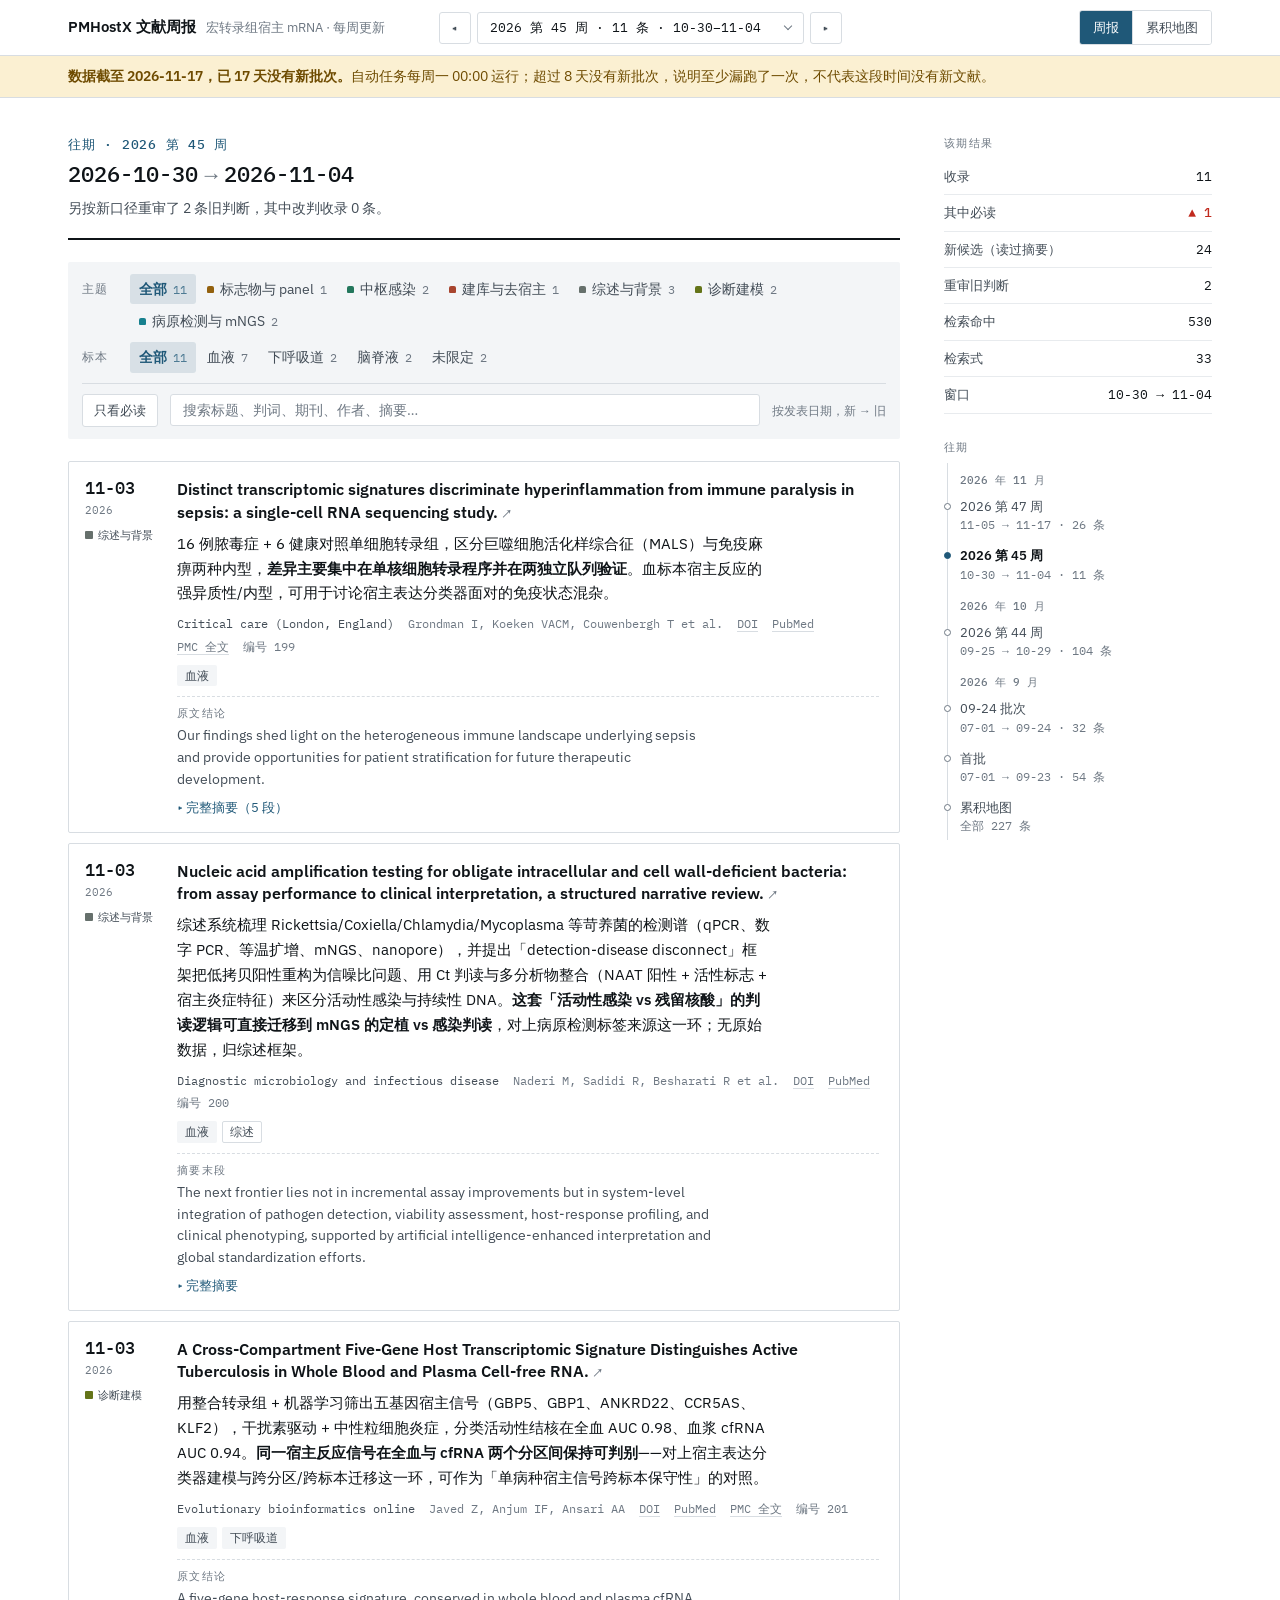
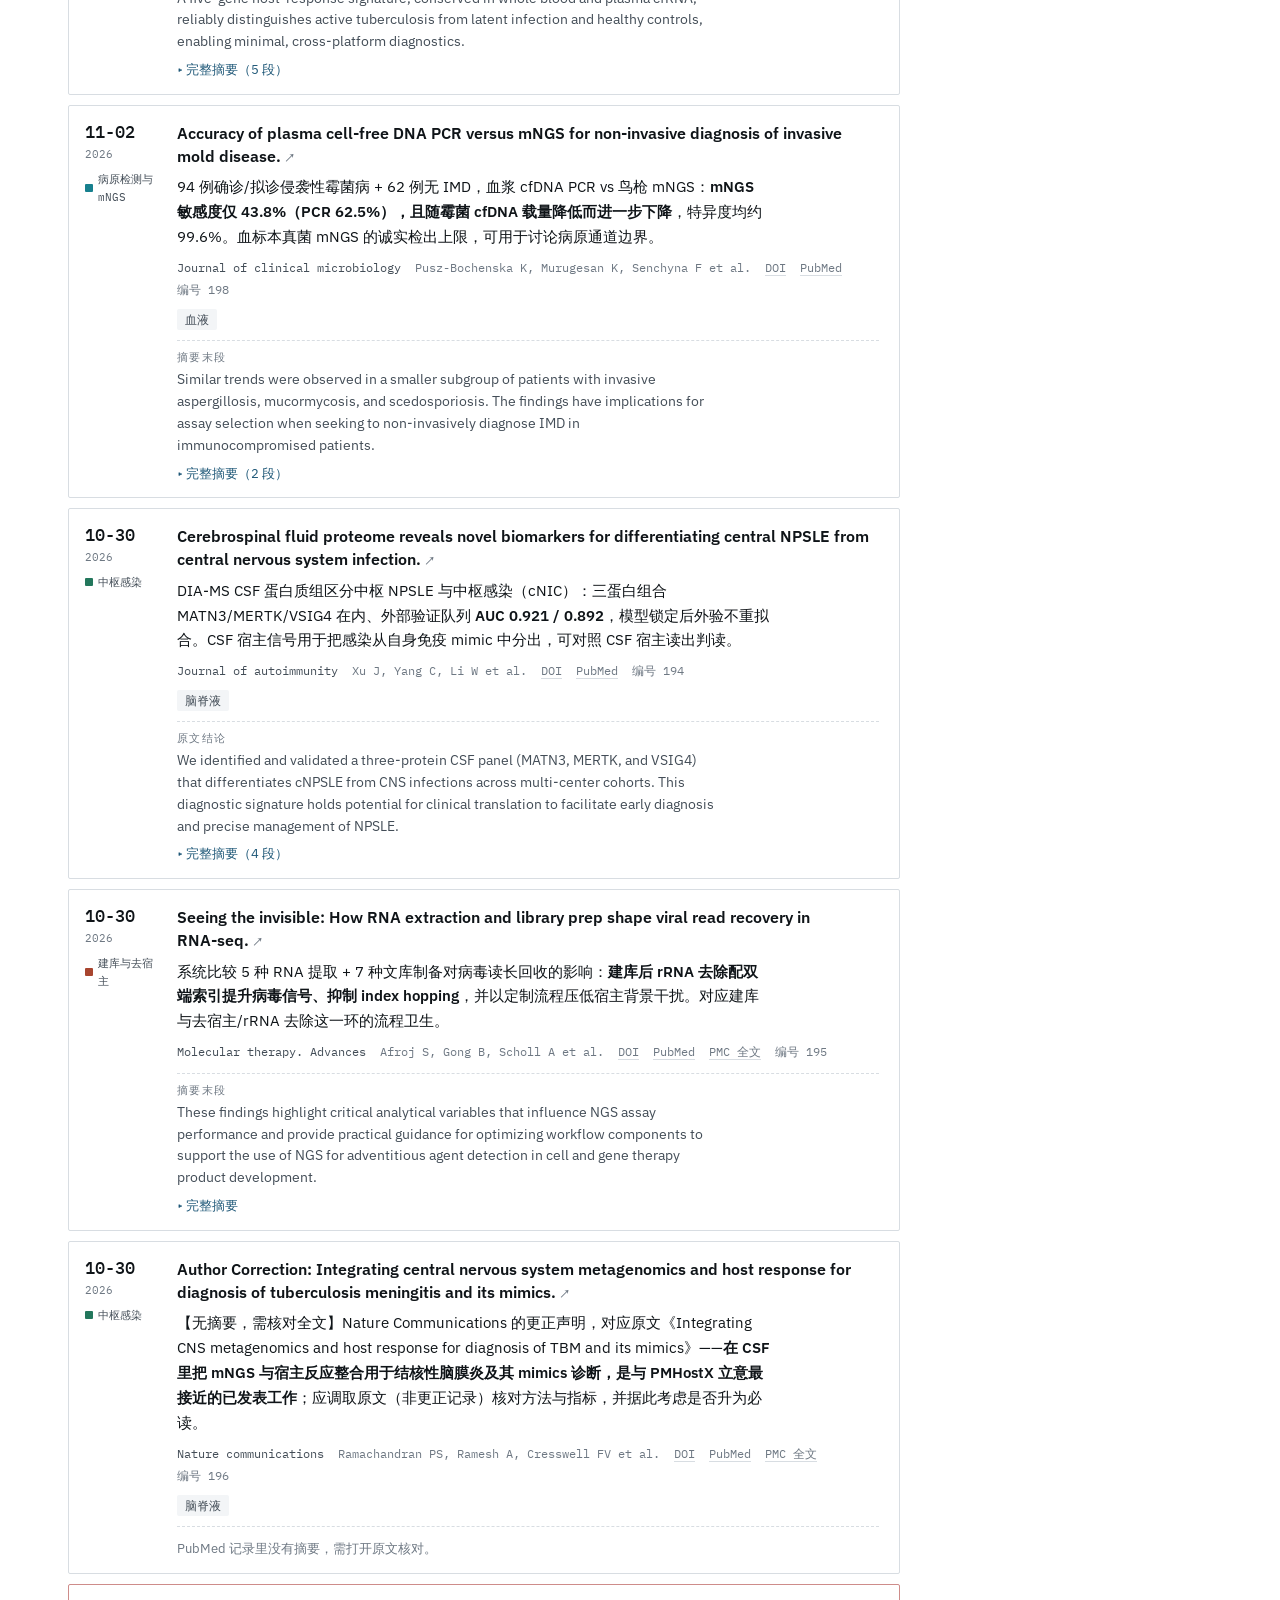
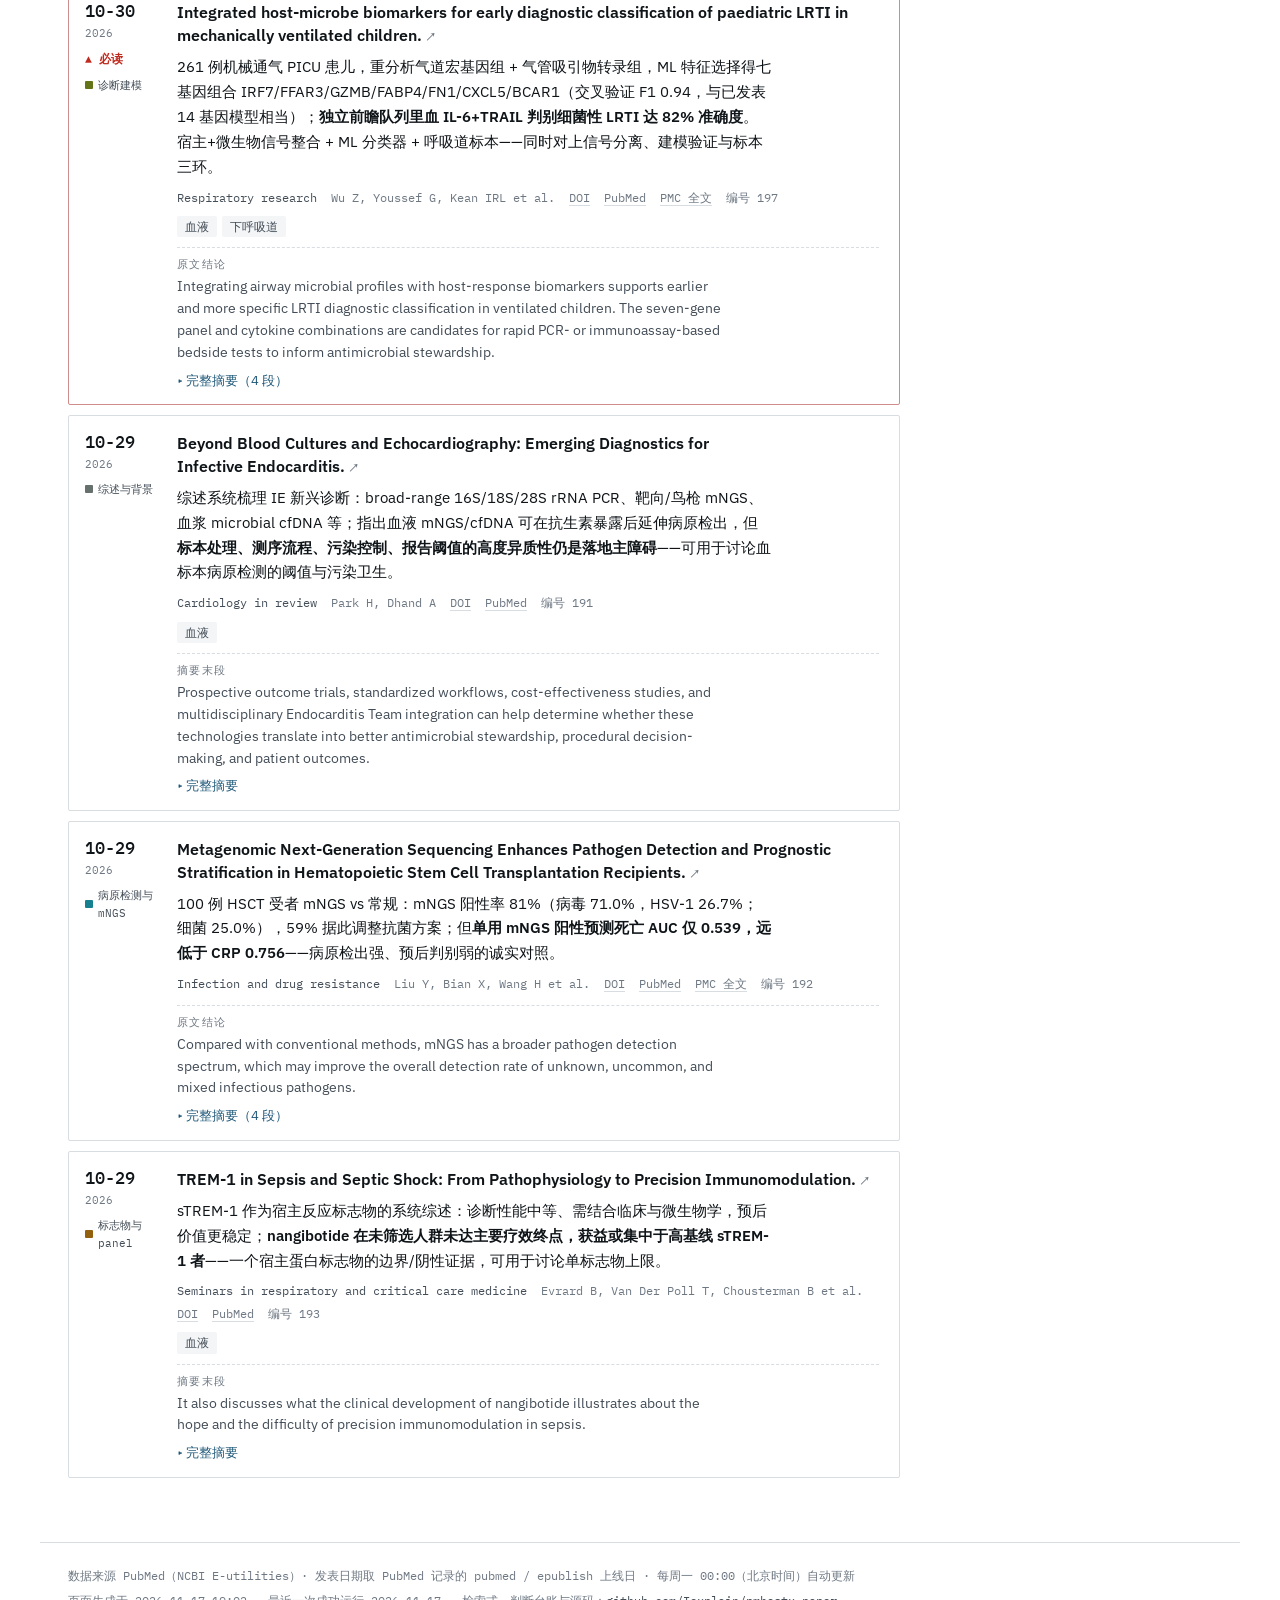
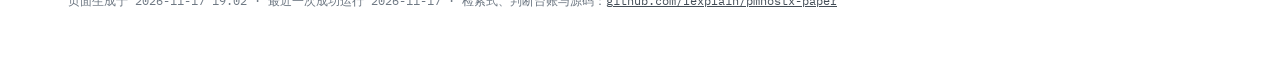
<file: site/w/2026-11-04.html>
<!doctype html>
<html lang="zh-CN">
<meta charset="utf-8">
<meta name="viewport" content="width=device-width, initial-scale=1">
<meta name="color-scheme" content="light dark">
<title>2026 第 45 周 · PMHostX 文献周报</title>
<meta name="description" content="PMHostX 文献周报 2026 第 45 周（2026-10-30 至 2026-11-04）：收录 11 条。">
<link rel="icon" href="data:image/svg+xml,<svg xmlns='http://www.w3.org/2000/svg' viewBox='0 0 100 100'><text y='.9em' font-size='90'>🧬</text></svg>">
<link rel="preload" href="../fonts/plex-sans-latin.woff2" as="font" type="font/woff2" crossorigin>
<link rel="stylesheet" href="../assets/style.css">
<body>
<header class="top"><div class="top-in">
  <a class="brand" href="../index.html"><b>PMHostX 文献周报</b><span>宏转录组宿主 mRNA · 每周更新</span></a>
  <div class="stepper">
    <a class="step" href="../w/2026-10-29.html" aria-label="较早一期">◂</a>
    <label class="pick"><select id="pick" aria-label="选择周次"><option value="../w/2026-11-17.html">2026 第 47 周 · 26 条 · 11-05–11-17</option><option value="../w/2026-11-04.html" selected>2026 第 45 周 · 11 条 · 10-30–11-04</option><option value="../w/2026-10-29.html">2026 第 44 周 · 104 条 · 09-25–10-29</option><option value="../w/2026-09-24.html">09-24 批次 · 回填 · 32 条</option><option value="../w/2026-09-23.html">首批 · 回填 · 54 条</option></select></label>
    <a class="step" href="../w/2026-11-17.html" aria-label="较新一期">▸</a>
  </div>
  <nav class="views" aria-label="视图">
    <a href="../index.html" aria-current="page">周报</a>
    <a href="../map.html">累积地图</a>
  </nav>
</div></header>
<div class="stale" id="stale" data-last="2026-11-17" hidden><div></div></div>
<div class="shell">
<main class="main">
<header class="wk">
  <p class="eyebrow"><b>往期 · 2026 第 45 周</b></p>
  <h1 class="range">2026-10-30<i>→</i>2026-11-04</h1>
  <p class="wk-note">另按新口径重审了 2 条旧判断，其中改判收录 0 条。</p>
</header><div class="tools" id="tools">
  <div class="facet" role="group" aria-label="按主题筛选"><span class="fl">主题</span><div class="opts"><button class="opt" data-g="0" aria-pressed="true">全部<small>11</small></button><button class="opt g2" data-g="2" aria-pressed="false"><i></i>标志物与 panel<small>1</small></button><button class="opt g3" data-g="3" aria-pressed="false"><i></i>中枢感染<small>2</small></button><button class="opt g4" data-g="4" aria-pressed="false"><i></i>建库与去宿主<small>1</small></button><button class="opt g5" data-g="5" aria-pressed="false"><i></i>综述与背景<small>3</small></button><button class="opt g6" data-g="6" aria-pressed="false"><i></i>诊断建模<small>2</small></button><button class="opt g7" data-g="7" aria-pressed="false"><i></i>病原检测与 mNGS<small>2</small></button></div></div>
  <div class="facet" role="group" aria-label="按标本筛选"><span class="fl">标本</span><div class="opts"><button class="opt" data-sp="" aria-pressed="true">全部<small>11</small></button><button class="opt" data-sp="blood" aria-pressed="false" title="全血、血浆、血清，以及脓毒症 / 血流感染研究">血液<small>7</small></button><button class="opt" data-sp="resp" aria-pressed="false" title="BALF、气管吸出物、痰、肺炎">下呼吸道<small>2</small></button><button class="opt" data-sp="csf" aria-pressed="false" title="CSF、脑膜炎、脑炎">脑脊液<small>2</small></button><button class="opt" data-sp="none" aria-pressed="false" title="摘要里没有指明标本：方法、工具、综述居多">未限定<small>2</small></button></div></div>
  <div class="row2">
    <button class="toggle" id="must" aria-pressed="false">只看必读</button>
    <input class="search" id="q" type="search" placeholder="搜索标题、判词、期刊、作者、摘要…" aria-label="搜索">
    <button class="clear" id="clear" data-clear hidden>清除筛选</button>
    <span class="sortnote">按发表日期，新 → 旧</span>
  </div>
</div>
<p class="nomatch" id="nomatch" hidden>这一页没有符合筛选条件的文献。<a class="btn pri" id="mapq" data-base="../map.html" href="../map.html" hidden></a><button class="btn" data-clear>清除筛选</button></p>
<div class="list">
<article class="cb g5" data-g="5" data-sp="blood" data-must="0">
  <div class="cb-gut"><span class="cb-d">11-03</span><span class="cb-y">2026</span><span class="cb-g"><i></i>综述与背景</span></div>
  <div class="cb-body">
    <h3><a href="https://doi.org/10.1186/s13054-026-06229-w" target="_blank" rel="noopener">Distinct transcriptomic signatures discriminate hyperinflammation from immune paralysis in sepsis: a single-cell RNA sequencing study.<span class="ext" aria-hidden="true">↗</span></a></h3>
    <p class="why">16 例脓毒症 + 6 健康对照单细胞转录组，区分巨噬细胞活化样综合征（MALS）与免疫麻痹两种内型，<strong>差异主要集中在单核细胞转录程序并在两独立队列验证</strong>。血标本宿主反应的强异质性/内型，可用于讨论宿主表达分类器面对的免疫状态混杂。</p>
    <div class="meta"><span class="j">Critical care (London, England)</span><span>Grondman I, Koeken VACM, Couwenbergh T et al.</span><a href="https://doi.org/10.1186/s13054-026-06229-w" target="_blank" rel="noopener">DOI</a><a href="https://pubmed.ncbi.nlm.nih.gov/42972580/" target="_blank" rel="noopener">PubMed</a><a href="https://pmc.ncbi.nlm.nih.gov/articles/6151187/" target="_blank" rel="noopener">PMC 全文</a><span>编号 199</span></div>
    <div class="cb-tags"><span class="tag sp">血液</span></div>
    <div class="abs"><span class="abs-k">原文结论</span><p class="abs-pv">Our findings shed light on the heterogeneous immune landscape underlying sepsis and provide opportunities for patient stratification for future therapeutic development.</p><details><summary>完整摘要（5 段）</summary><div class="abs-full"><p><b>Background</b>Sepsis is a highly heterogeneous syndrome characterized by variable immune dysregulation states, including hyperinflammation and immunosuppression. Previous immunotherapy attempts in sepsis have largely failed, likely due to a &quot;one-size-fits-all&quot; approach that ignores each patient&#x27;s immune status. The recent ImmunoSep randomized clinical trial demonstrated that precision immunotherapy guided by the presence of either macrophage activation-like syndrome (MALS) or immune paralysis can improve early organ dysfunction in sepsis patients. However, the molecular mechanisms underlying these immune endotypes remain unclear.</p><p><b>Objectives</b>To identify the immunological signatures that distinguish MALS and immune paralysis.</p><p><b>Methods</b>We used single-cell RNA sequencing to profile circulating leukocytes of 6 healthy controls and 16 sepsis patients classified as MALS, immune paralysis or unclassified (when criteria for neither of these two immune endotypes were applicable). Classification was based on surrogate biomarkers ferritin and HLA-DR expression on monocytes. Thereafter, the transcriptional programs of these groups were compared.</p><p><b>Results</b>Pronounced differences were detected mainly in the transcriptional signature of monocytes from these patients, with a clear distinction between MALS and immune paralysis. Unsupervised clustering analysis revealed the existence of MALS-specific monocyte clusters, as well as one sepsis-specific monocyte cluster that was linked to greater comorbidity burden and may reflect increased clinical vulnerability in sepsis. These findings were validated in two independent cohorts, in which urosepsis was characterized by heterogeneous MALS and immune paralysis monocyte signatures. Moreover, MALS-specific monocyte clusters showed overlapping transcriptional signatures with severe COVID-19.</p><p><b>Conclusions</b>Our findings shed light on the heterogeneous immune landscape underlying sepsis and provide opportunities for patient stratification for future therapeutic development.</p></div></details></div>
  </div>
</article>
<article class="cb g5" data-g="5" data-sp="blood" data-must="0">
  <div class="cb-gut"><span class="cb-d">11-03</span><span class="cb-y">2026</span><span class="cb-g"><i></i>综述与背景</span></div>
  <div class="cb-body">
    <h3><a href="https://doi.org/10.1016/j.diagmicrobio.2026.117721" target="_blank" rel="noopener">Nucleic acid amplification testing for obligate intracellular and cell wall-deficient bacteria: from assay performance to clinical interpretation, a structured narrative review.<span class="ext" aria-hidden="true">↗</span></a></h3>
    <p class="why">综述系统梳理 Rickettsia/Coxiella/Chlamydia/Mycoplasma 等苛养菌的检测谱（qPCR、数字 PCR、等温扩增、mNGS、nanopore），并提出「detection-disease disconnect」框架把低拷贝阳性重构为信噪比问题、用 Ct 判读与多分析物整合（NAAT 阳性 + 活性标志 + 宿主炎症特征）来区分活动性感染与持续性 DNA。<strong>这套「活动性感染 vs 残留核酸」的判读逻辑可直接迁移到 mNGS 的定植 vs 感染判读</strong>，对上病原检测标签来源这一环；无原始数据，归综述框架。</p>
    <div class="meta"><span class="j">Diagnostic microbiology and infectious disease</span><span>Naderi M, Sadidi R, Besharati R et al.</span><a href="https://doi.org/10.1016/j.diagmicrobio.2026.117721" target="_blank" rel="noopener">DOI</a><a href="https://pubmed.ncbi.nlm.nih.gov/42976630/" target="_blank" rel="noopener">PubMed</a><span>编号 200</span></div>
    <div class="cb-tags"><span class="tag sp">血液</span><span class="tag">综述</span></div>
    <div class="abs"><span class="abs-k">摘要末段</span><p class="abs-pv">The next frontier lies not in incremental assay improvements but in system-level integration of pathogen detection, viability assessment, host-response profiling, and clinical phenotyping, supported by artificial intelligence-enhanced interpretation and global standardization efforts.</p><details><summary>完整摘要</summary><div class="abs-full"><p>Obligate intracellular bacteria (Rickettsia, Orientia, Ehrlichia, Anaplasma, Coxiella, Chlamydia) and cell wall-deficient Mycoplasma species present profound diagnostic challenges due to their fastidious growth, low circulating burden, and genomic instability. Nucleic Acid Amplification Tests (NAATs) have revolutionized detection, yet critical gaps persist in distinguishing active infection from persistent DNA, standardizing cycle threshold interpretation, and integrating host-response biomarkers. This structured narrative review provides a comprehensive analysis of the complete diagnostic armamentarium for these pathogens. It is based on a reproducible, non-systematic literature survey and is not a PRISMA-compliant systematic review. We cover conventional methods (culture, serology), NAAT platforms (qPCR, digital PCR, isothermal amplification), and emerging technologies including CRISPR-Cas diagnostics, metagenomic sequencing, nanopore sequencing, biosensors, and host-response biomarker profiling. We introduce four conceptual frameworks: the &quot;biological noise&quot; paradigm reframing low-copy detection as a signal-to-noise challenge; a temporal-dynamic algorithm accounting for pathogen-specific detection windows; the &quot;detection-disease disconnect&quot; emphasizing clinical contextualization of NAAT positivity; and multi-analyte integration combining NAAT with viability markers and host inflammatory signatures. We also position these frameworks relative to prior diagnostic-interpretation theories, including STARD, QUADAS-2, MIQE, Bayesian pretest-posttest reasoning, Ct-value interpretation guidance, and host-response classifier frameworks. We compare ten clinically significant pathogens across technical and biological parameters, evaluate point-of-care deployment strategies, and address antimicrobial resistance testing. Performance metrics are presented as context-dependent estimates rather than fixed constants. The next frontier lies not in incremental assay improvements but in system-level integration of pathogen detection, viability assessment, host-response profiling, and clinical phenotyping, supported by artificial intelligence-enhanced interpretation and global standardization efforts.</p></div></details></div>
  </div>
</article>
<article class="cb g6" data-g="6" data-sp="blood resp" data-must="0">
  <div class="cb-gut"><span class="cb-d">11-03</span><span class="cb-y">2026</span><span class="cb-g"><i></i>诊断建模</span></div>
  <div class="cb-body">
    <h3><a href="https://doi.org/10.1177/11769343261490077" target="_blank" rel="noopener">A Cross-Compartment Five-Gene Host Transcriptomic Signature Distinguishes Active Tuberculosis in Whole Blood and Plasma Cell-free RNA.<span class="ext" aria-hidden="true">↗</span></a></h3>
    <p class="why">用整合转录组 + 机器学习筛出五基因宿主信号（GBP5、GBP1、ANKRD22、CCR5AS、KLF2），干扰素驱动 + 中性粒细胞炎症，分类活动性结核在全血 AUC 0.98、血浆 cfRNA AUC 0.94。<strong>同一宿主反应信号在全血与 cfRNA 两个分区间保持可判别</strong>——对上宿主表达分类器建模与跨分区/跨标本迁移这一环，可作为「单病种宿主信号跨标本保守性」的对照。</p>
    <div class="meta"><span class="j">Evolutionary bioinformatics online</span><span>Javed Z, Anjum IF, Ansari AA</span><a href="https://doi.org/10.1177/11769343261490077" target="_blank" rel="noopener">DOI</a><a href="https://pubmed.ncbi.nlm.nih.gov/42973979/" target="_blank" rel="noopener">PubMed</a><a href="https://pmc.ncbi.nlm.nih.gov/articles/PMC13724929/" target="_blank" rel="noopener">PMC 全文</a><span>编号 201</span></div>
    <div class="cb-tags"><span class="tag sp">血液</span><span class="tag sp">下呼吸道</span></div>
    <div class="abs"><span class="abs-k">原文结论</span><p class="abs-pv">A five-gene host-response signature, conserved in whole blood and plasma cfRNA, reliably distinguishes active tuberculosis from latent infection and healthy controls, enabling minimal, cross-platform diagnostics.</p><details><summary>完整摘要（5 段）</summary><div class="abs-full"><p><b>Background</b>Tuberculosis (TB) remains one of the deadliest infectious diseases worldwide, with gaps in timely, accurate diagnosis sustaining transmission and disproportionate burden in low- and middle-income countries. Current sputum-based tests show limited sensitivity and poorly distinguish active TB (ATB) from latent infection (LTBI), highlighting the need for reliable non-sputum biomarkers reflecting host disease status.</p><p><b>Objective</b>To investigate the conservation of tuberculosis-associated host transcriptomic signals between plasma cell-free RNA and whole blood, and to identify a minimal gene signature for accurate disease classification.</p><p><b>Methods</b>We applied an integrated transcriptomic and machine learning framework to discover a biologically plausible minimal gene signature associated with ATB. RNA sequencing data of whole blood, and plasma cell-free RNA available publicly were analysed independently by DESeq2 to determine differentially expressed genes among ATB, LTBI, and healthy controls. Core disease-associated pathways were determined using functional enrichment and protein-protein interaction network analyses. Genes were prioritized based on biological relevance, pathway convergence, and cross-dataset consistency. The resulting gene signature was used to train the machine learning classifiers to evaluate diagnostic performance.</p><p><b>Results</b>Transcriptomic and network analyses revealed that ATB is characterized by interferon-driven immune activation, neutrophil-mediated inflammation, and dysregulated immune regulation, detectable in both whole blood and cfRNA. A five-gene host signature (GBP5, GBP1, ANKRD22, CCR5AS, and KLF2) demonstrated robust diagnostic performance in both whole blood and cfRNA, capturing shared host-response biology despite compartment-specific expression differences. Machine learning models trained on this gene set achieved high diagnostic accuracy, with area under the receiver operating characteristic curve values of 0.98 in whole blood and 0.94 in cfRNA. Notably, CCR5AS, a long non-coding RNA, emerged as a previously underexplored component of host transcriptional responses in TB.</p><p><b>Conclusions</b>A five-gene host-response signature, conserved in whole blood and plasma cfRNA, reliably distinguishes active tuberculosis from latent infection and healthy controls, enabling minimal, cross-platform diagnostics.</p></div></details></div>
  </div>
</article>
<article class="cb g7" data-g="7" data-sp="blood" data-must="0">
  <div class="cb-gut"><span class="cb-d">11-02</span><span class="cb-y">2026</span><span class="cb-g"><i></i>病原检测与 mNGS</span></div>
  <div class="cb-body">
    <h3><a href="https://doi.org/10.1128/jcm.01175-26" target="_blank" rel="noopener">Accuracy of plasma cell-free DNA PCR versus mNGS for non-invasive diagnosis of invasive mold disease.<span class="ext" aria-hidden="true">↗</span></a></h3>
    <p class="why">94 例确诊/拟诊侵袭性霉菌病 + 62 例无 IMD，血浆 cfDNA PCR vs 鸟枪 mNGS：<strong>mNGS 敏感度仅 43.8%（PCR 62.5%），且随霉菌 cfDNA 载量降低而进一步下降</strong>，特异度均约 99.6%。血标本真菌 mNGS 的诚实检出上限，可用于讨论病原通道边界。</p>
    <div class="meta"><span class="j">Journal of clinical microbiology</span><span>Pusz-Bochenska K, Murugesan K, Senchyna F et al.</span><a href="https://doi.org/10.1128/jcm.01175-26" target="_blank" rel="noopener">DOI</a><a href="https://pubmed.ncbi.nlm.nih.gov/42969355/" target="_blank" rel="noopener">PubMed</a><span>编号 198</span></div>
    <div class="cb-tags"><span class="tag sp">血液</span></div>
    <div class="abs"><span class="abs-k">摘要末段</span><p class="abs-pv">Similar trends were observed in a smaller subgroup of patients with invasive aspergillosis, mucormycosis, and scedosporiosis. The findings have implications for assay selection when seeking to non-invasively diagnose IMD in immunocompromised patients.</p><details><summary>完整摘要（2 段）</summary><div class="abs-full"><p>Cell-free DNA (cfDNA) detection in plasma is a novel testing modality for non-invasive diagnosis of invasive mold disease (IMD) in immunocompromised patients. The accuracy of PCR compared to metagenomic next-generation sequencing (mNGS) for diagnosis of IMD remains unknown. Plasma samples from patients with proven and probable IMD and no IMD were tested with mold PCR and shotgun mNGS. Mold PCR detected Aspergillus species, Mucorales agents, Fusarium species, Scedosporium species, and Lomentospora prolificans. The sensitivity and specificity of mold PCR and mNGS were measured. Ninety-four patients with proven (48) and probable (48) IMD due to Aspergillus species (64), Mucorales agents (13), Scedosporium species and Lomentospora prolificans (13), and Fusarium species (6), and 62 patients with no IMD were included in this study. 99.4% (155) of the patients were immunosuppressed. The overall sensitivity and specificity were 62.5% (60/96; 95% CI 52.0-72.2) and 99.8% (535/536; 95% CI 99.0-100), respectively, for mold PCR and 43.8% (42/96; 95% CI 33.6-54.3; P &lt; 0.001) and 99.6% (534/536; 95% CI 98.7-100; P = 1.0), respectively, for mNGS. The proportion of mold PCR-positive mNGS-negative results was 16.0% (4/25) in focal cases compared with 25.0% (11/44; P = 0.384) and 18.5% (5/27; P = 0.810) in multifocal and disseminated cases, respectively. The median PCR cycle threshold was 40.6 (IQR, 37.5-41.5) in PCR-positive mNGS-negative cases compared with 37.3 (IQR, 34.5-39.3; P = 0.004) in PCR-positive mNGS-positive cases. Plasma cfDNA PCR is more sensitive than mNGS for the diagnosis of IMD in immunocompromised patients. Lower sensitivity of mNGS was associated with lower mold cfDNA burden.</p><p><b>Importance</b>Invasive mold disease (IMD) is a major cause of morbidity and mortality in immunocompromised patients. Early diagnosis and initiation of tailored antifungal therapy are critical for optimizing outcomes in patients with IMD. Detection of circulating fungal cell-free DNA (cfDNA) in the acellular fraction of blood is a novel testing modality that is increasingly used for early and non-invasive diagnosis of IMD. This study represents the first head-to-head accuracy study to compare the sensitivity and specificity of PCR with mNGS for the diagnosis of IMD. The study showed that the overall mold PCR was significantly more sensitive compared with mNGS, while both assays demonstrated very high specificity. Similar trends were observed in a smaller subgroup of patients with invasive aspergillosis, mucormycosis, and scedosporiosis. The findings have implications for assay selection when seeking to non-invasively diagnose IMD in immunocompromised patients.</p></div></details></div>
  </div>
</article>
<article class="cb g3" data-g="3" data-sp="csf" data-must="0">
  <div class="cb-gut"><span class="cb-d">10-30</span><span class="cb-y">2026</span><span class="cb-g"><i></i>中枢感染</span></div>
  <div class="cb-body">
    <h3><a href="https://doi.org/10.1016/j.jaut.2026.103644" target="_blank" rel="noopener">Cerebrospinal fluid proteome reveals novel biomarkers for differentiating central NPSLE from central nervous system infection.<span class="ext" aria-hidden="true">↗</span></a></h3>
    <p class="why">DIA-MS CSF 蛋白质组区分中枢 NPSLE 与中枢感染（cNIC）：三蛋白组合 MATN3/MERTK/VSIG4 在内、外部验证队列 <strong>AUC 0.921 / 0.892</strong>，模型锁定后外验不重拟合。CSF 宿主信号用于把感染从自身免疫 mimic 中分出，可对照 CSF 宿主读出判读。</p>
    <div class="meta"><span class="j">Journal of autoimmunity</span><span>Xu J, Yang C, Li W et al.</span><a href="https://doi.org/10.1016/j.jaut.2026.103644" target="_blank" rel="noopener">DOI</a><a href="https://pubmed.ncbi.nlm.nih.gov/42962423/" target="_blank" rel="noopener">PubMed</a><span>编号 194</span></div>
    <div class="cb-tags"><span class="tag sp">脑脊液</span></div>
    <div class="abs"><span class="abs-k">原文结论</span><p class="abs-pv">We identified and validated a three-protein CSF panel (MATN3, MERTK, and VSIG4) that differentiates cNPSLE from CNS infections across multi-center cohorts. This diagnostic signature holds potential for clinical translation to facilitate early diagnosis and precise management of NPSLE.</p><details><summary>完整摘要（4 段）</summary><div class="abs-full"><p><b>Background</b>Central neuropsychiatric systemic lupus erythematosus (cNPSLE) is a major cause of mortality in systemic lupus erythematosus (SLE). Distinguishing cNPSLE from central nervous system (CNS) infections remains a critical clinical challenge due to overlapping clinical manifestations, often leading to diagnostic delays and inappropriate therapeutic interventions. We aimed to identify and validate cerebrospinal fluid (CSF) biomarkers to resolve this diagnostic dilemma.</p><p><b>Methods</b>We conducted the largest cNPSLE CSF proteomic investigation to date using high-throughput data-independent acquisition mass spectrometry (DIA-MS) in a discovery cohort comprising 20 patients with cNPSLE, 8 with CNS infection (cNIC), and 11 non-diseased controls (NDC). Differentially expressed proteins were analyzed for pathway enrichment. Candidate biomarkers were subsequently validated using enzyme-linked immunosorbent assay (ELISA) in two independent cohorts: an internal validation cohort (46 cNPSLE vs. 29 cNIC) and an external validation cohort (40 cNPSLE vs. 13 cNIC). Robustness of discovery-stage protein selection was assessed by stratified bootstrap resampling and leave-one-out analysis. The diagnostic panel was fitted and locked in the internal cohort, and applied to the external cohort without refitting.</p><p><b>Results</b>Our proteomic profiling quantified 2175 CSF proteins, revealing enrichment in immune and metabolic pathways. We identified three proteins, matrilin-3 (MATN3), tyrosine-protein kinase Mer (MERTK), and V-set and immunoglobulin domain-containing 4 (VSIG4), that were consistently upregulated in cNPSLE compared with both cNIC and NDC groups. In the internal and external validation cohorts, MATN3 demonstrated high diagnostic accuracy (AUC = 0.875 and 0.868, respectively), followed by MERTK (AUC = 0.801 and 0.775) and VSIG4 (AUC = 0.724 and 0.752). Notably, a composite three-protein panel achieved discriminatory performance, yielding AUCs of 0.921 in the internal cohort and 0.892 in the external cohort, when the locked model trained in the internal cohort was applied without refitting.</p><p><b>Conclusion</b>We identified and validated a three-protein CSF panel (MATN3, MERTK, and VSIG4) that differentiates cNPSLE from CNS infections across multi-center cohorts. This diagnostic signature holds potential for clinical translation to facilitate early diagnosis and precise management of NPSLE.</p></div></details></div>
  </div>
</article>
<article class="cb g4" data-g="4" data-sp="" data-must="0">
  <div class="cb-gut"><span class="cb-d">10-30</span><span class="cb-y">2026</span><span class="cb-g"><i></i>建库与去宿主</span></div>
  <div class="cb-body">
    <h3><a href="https://doi.org/10.1016/j.omta.2026.201858" target="_blank" rel="noopener">Seeing the invisible: How RNA extraction and library prep shape viral read recovery in RNA-seq.<span class="ext" aria-hidden="true">↗</span></a></h3>
    <p class="why">系统比较 5 种 RNA 提取 + 7 种文库制备对病毒读长回收的影响：<strong>建库后 rRNA 去除配双端索引提升病毒信号、抑制 index hopping</strong>，并以定制流程压低宿主背景干扰。对应建库与去宿主/rRNA 去除这一环的流程卫生。</p>
    <div class="meta"><span class="j">Molecular therapy. Advances</span><span>Afroj S, Gong B, Scholl A et al.</span><a href="https://doi.org/10.1016/j.omta.2026.201858" target="_blank" rel="noopener">DOI</a><a href="https://pubmed.ncbi.nlm.nih.gov/42960235/" target="_blank" rel="noopener">PubMed</a><a href="https://pmc.ncbi.nlm.nih.gov/articles/PMC13718637/" target="_blank" rel="noopener">PMC 全文</a><span>编号 195</span></div>
    
    <div class="abs"><span class="abs-k">摘要末段</span><p class="abs-pv">These findings highlight critical analytical variables that influence NGS assay performance and provide practical guidance for optimizing workflow components to support the use of NGS for adventitious agent detection in cell and gene therapy product development.</p><details><summary>完整摘要</summary><div class="abs-full"><p>Next-generation sequencing (NGS) is emerging as a powerful tool for detecting adventitious viral agents in biologics, aligning with recommendations from ICH Q5A(R2). However, the performance of RNA-seq-based detection assays is highly dependent on upstream sample preparation steps and data analysis. In this study, we systematically evaluated five RNA extraction methods and seven RNA-seq library preparation protocols across multiple sample matrices spiked with model viruses. Our results demonstrate variability in viral RNA recovery depending on extraction chemistry, virus, and sample matrix type. Tri reagent-based methods excelled for certain viruses, while magnetic bead-based extraction yielded the highest total RNA in most matrices tested. Among RNA-seq library prep methods, rRNA depletion post-library construction combined with dual indexing improved viral signal detection and minimized artifacts such as index hopping. Finally, we implemented a custom bioinformatics pipeline to enhance sensitivity and minimize host-background interference. These findings highlight critical analytical variables that influence NGS assay performance and provide practical guidance for optimizing workflow components to support the use of NGS for adventitious agent detection in cell and gene therapy product development.</p></div></details></div>
  </div>
</article>
<article class="cb g3" data-g="3" data-sp="csf" data-must="0">
  <div class="cb-gut"><span class="cb-d">10-30</span><span class="cb-y">2026</span><span class="cb-g"><i></i>中枢感染</span></div>
  <div class="cb-body">
    <h3><a href="https://doi.org/10.1038/s41467-026-79080-w" target="_blank" rel="noopener">Author Correction: Integrating central nervous system metagenomics and host response for diagnosis of tuberculosis meningitis and its mimics.<span class="ext" aria-hidden="true">↗</span></a></h3>
    <p class="why">【无摘要，需核对全文】Nature Communications 的更正声明，对应原文《Integrating CNS metagenomics and host response for diagnosis of TBM and its mimics》——<strong>在 CSF 里把 mNGS 与宿主反应整合用于结核性脑膜炎及其 mimics 诊断，是与 PMHostX 立意最接近的已发表工作</strong>；应调取原文（非更正记录）核对方法与指标，并据此考虑是否升为必读。</p>
    <div class="meta"><span class="j">Nature communications</span><span>Ramachandran PS, Ramesh A, Cresswell FV et al.</span><a href="https://doi.org/10.1038/s41467-026-79080-w" target="_blank" rel="noopener">DOI</a><a href="https://pubmed.ncbi.nlm.nih.gov/42957720/" target="_blank" rel="noopener">PubMed</a><a href="https://pmc.ncbi.nlm.nih.gov/articles/PMC13720123/" target="_blank" rel="noopener">PMC 全文</a><span>编号 196</span></div>
    <div class="cb-tags"><span class="tag sp">脑脊液</span></div>
    <div class="abs"><span class="abs-none">PubMed 记录里没有摘要，需打开原文核对。</span></div>
  </div>
</article>
<article class="cb g6 must-row" data-g="6" data-sp="blood resp" data-must="1">
  <div class="cb-gut"><span class="cb-d">10-30</span><span class="cb-y">2026</span><span class="cb-flag">▲ 必读</span><span class="cb-g"><i></i>诊断建模</span></div>
  <div class="cb-body">
    <h3><a href="https://doi.org/10.1186/s12931-026-03829-6" target="_blank" rel="noopener">Integrated host-microbe biomarkers for early diagnostic classification of paediatric LRTI in mechanically ventilated children.<span class="ext" aria-hidden="true">↗</span></a></h3>
    <p class="why">261 例机械通气 PICU 患儿，重分析气道宏基因组 + 气管吸引物转录组，ML 特征选择得七基因组合 IRF7/FFAR3/GZMB/FABP4/FN1/CXCL5/BCAR1（交叉验证 F1 0.94，与已发表 14 基因模型相当）；<strong>独立前瞻队列里血 IL-6+TRAIL 判别细菌性 LRTI 达 82% 准确度</strong>。宿主+微生物信号整合 + ML 分类器 + 呼吸道标本——同时对上信号分离、建模验证与标本三环。</p>
    <div class="meta"><span class="j">Respiratory research</span><span>Wu Z, Youssef G, Kean IRL et al.</span><a href="https://doi.org/10.1186/s12931-026-03829-6" target="_blank" rel="noopener">DOI</a><a href="https://pubmed.ncbi.nlm.nih.gov/42958270/" target="_blank" rel="noopener">PubMed</a><a href="https://pmc.ncbi.nlm.nih.gov/articles/PMC13721528/" target="_blank" rel="noopener">PMC 全文</a><span>编号 197</span></div>
    <div class="cb-tags"><span class="tag sp">血液</span><span class="tag sp">下呼吸道</span></div>
    <div class="abs"><span class="abs-k">原文结论</span><p class="abs-pv">Integrating airway microbial profiles with host-response biomarkers supports earlier and more specific LRTI diagnostic classification in ventilated children. The seven-gene panel and cytokine combinations are candidates for rapid PCR- or immunoassay-based bedside tests to inform antimicrobial stewardship.</p><details><summary>完整摘要（4 段）</summary><div class="abs-full"><p><b>Background</b>Early diagnosis of paediatric lower respiratory tract infection (LRTI) in intensive care is difficult because clinical features overlap with non-infectious respiratory failure and conventional microbiology has limited sensitivity. We aimed to integrate airway microbial and host-response signals to identify early diagnostic biomarkers in mechanically ventilated children.</p><p><b>Methods</b>We re-analysed airway metagenomic sequencing and tracheal aspirate transcriptomics from 261 ventilated paediatric intensive care unit (PICU) patients using differential expression, protein-protein interaction network analysis, and machine-learning feature selection. Findings were evaluated in an exploratory assessment of biologically related cytokine markers within an independent prospective cohort (RASCALS; n = 100 enrolled, n = 78 analysed) using non-bronchoscopic mini-bronchoalveolar lavage (mini-BAL), plasma cytokines, and clinician-adjudicated diagnoses.</p><p><b>Results</b>Respiratory syncytial virus and Haemophilus influenzae were the only pathogens consistently enriched in LRTI. Host transcriptomics showed activation of interferon, cytokine, and chemokine signalling. Network-guided feature selection identified a seven-gene panel (IRF7, FFAR3, GZMB, FABP4, FN1, CXCL5, BCAR1) with high diagnostic performance in cross-validation (median F1 0.94), comparable to a published 14-gene model. In RASCALS, a logistic model using mini-BAL IL-1β, IL-4, and IL-8 classified bacterial LRTI with 65% accuracy (sensitivity 70%, specificity 63%), while blood IL-6 and TRAIL achieved 82% accuracy (sensitivity 79%, specificity 83%).</p><p><b>Conclusions</b>Integrating airway microbial profiles with host-response biomarkers supports earlier and more specific LRTI diagnostic classification in ventilated children. The seven-gene panel and cytokine combinations are candidates for rapid PCR- or immunoassay-based bedside tests to inform antimicrobial stewardship.</p></div></details></div>
  </div>
</article>
<article class="cb g5" data-g="5" data-sp="blood" data-must="0">
  <div class="cb-gut"><span class="cb-d">10-29</span><span class="cb-y">2026</span><span class="cb-g"><i></i>综述与背景</span></div>
  <div class="cb-body">
    <h3><a href="https://doi.org/10.1097/CRD.0000000000001514" target="_blank" rel="noopener">Beyond Blood Cultures and Echocardiography: Emerging Diagnostics for Infective Endocarditis.<span class="ext" aria-hidden="true">↗</span></a></h3>
    <p class="why">综述系统梳理 IE 新兴诊断：broad-range 16S/18S/28S rRNA PCR、靶向/鸟枪 mNGS、血浆 microbial cfDNA 等；指出血液 mNGS/cfDNA 可在抗生素暴露后延伸病原检出，但<strong>标本处理、测序流程、污染控制、报告阈值的高度异质性仍是落地主障碍</strong>——可用于讨论血标本病原检测的阈值与污染卫生。</p>
    <div class="meta"><span class="j">Cardiology in review</span><span>Park H, Dhand A</span><a href="https://doi.org/10.1097/CRD.0000000000001514" target="_blank" rel="noopener">DOI</a><a href="https://pubmed.ncbi.nlm.nih.gov/42951945/" target="_blank" rel="noopener">PubMed</a><span>编号 191</span></div>
    <div class="cb-tags"><span class="tag sp">血液</span></div>
    <div class="abs"><span class="abs-k">摘要末段</span><p class="abs-pv">Prospective outcome trials, standardized workflows, cost-effectiveness studies, and multidisciplinary Endocarditis Team integration can help determine whether these technologies translate into better antimicrobial stewardship, procedural decision-making, and patient outcomes.</p><details><summary>完整摘要</summary><div class="abs-full"><p>Management of infective endocarditis (IE) is often confounded by the presence of prosthetic valves, transcatheter prostheses, and cardiovascular implantable electronic devices, as well as by changing epidemiologic risks and antimicrobial resistance patterns. For the diagnosis of IE, blood cultures and echocardiography remain foundational, but important gaps persist, particularly in culture-negative and prosthetic/device-associated infections. Contemporary diagnostic criteria and guidelines now support a multimodality approach incorporating molecular microbiology and advanced imaging. This review summarizes emerging technologies including broad-range 16S/18S/28S rRNA polymerase chain reaction and sequencing, fluorescence in situ hybridization coupled with sequencing, targeted and shotgun metagenomic next-generation sequencing (mNGS), plasma microbial cell-free DNA, cardiac computed tomography, and 18F-fluorodeoxyglucose positron-emission tomography/computed tomography. We also examine the potential role of artificial intelligence in echocardiographic interpretation and of large language models in multimodal data integration. Current evidence suggests that tissue-based molecular testing generally provides greater microbiologic yield than valve culture in culture-negative IE, while blood-based mNGS and microbial cell-free DNA may extend pathogen detection after antibiotic exposure and reduce reliance on tissue-based diagnosis. However, heterogeneity in specimen handling, sequencing pipelines, contamination control, reporting thresholds, and clinical interpretation remains a major barrier to implementation. Future progress should move beyond pathogen detection toward rapid, reproducible, clinically actionable diagnosis that integrates organism identification, anatomic localization, disseminated disease, and personalized treatment. Prospective outcome trials, standardized workflows, cost-effectiveness studies, and multidisciplinary Endocarditis Team integration can help determine whether these technologies translate into better antimicrobial stewardship, procedural decision-making, and patient outcomes.</p></div></details></div>
  </div>
</article>
<article class="cb g7" data-g="7" data-sp="" data-must="0">
  <div class="cb-gut"><span class="cb-d">10-29</span><span class="cb-y">2026</span><span class="cb-g"><i></i>病原检测与 mNGS</span></div>
  <div class="cb-body">
    <h3><a href="https://doi.org/10.2147/IDR.S617255" target="_blank" rel="noopener">Metagenomic Next-Generation Sequencing Enhances Pathogen Detection and Prognostic Stratification in Hematopoietic Stem Cell Transplantation Recipients.<span class="ext" aria-hidden="true">↗</span></a></h3>
    <p class="why">100 例 HSCT 受者 mNGS vs 常规：mNGS 阳性率 81%（病毒 71.0%，HSV-1 26.7%；细菌 25.0%），59% 据此调整抗菌方案；但<strong>单用 mNGS 阳性预测死亡 AUC 仅 0.539，远低于 CRP 0.756</strong>——病原检出强、预后判别弱的诚实对照。</p>
    <div class="meta"><span class="j">Infection and drug resistance</span><span>Liu Y, Bian X, Wang H et al.</span><a href="https://doi.org/10.2147/IDR.S617255" target="_blank" rel="noopener">DOI</a><a href="https://pubmed.ncbi.nlm.nih.gov/42953614/" target="_blank" rel="noopener">PubMed</a><a href="https://pmc.ncbi.nlm.nih.gov/articles/PMC13714704/" target="_blank" rel="noopener">PMC 全文</a><span>编号 192</span></div>
    
    <div class="abs"><span class="abs-k">原文结论</span><p class="abs-pv">Compared with conventional methods, mNGS has a broader pathogen detection spectrum, which may improve the overall detection rate of unknown, uncommon, and mixed infectious pathogens.</p><details><summary>完整摘要（4 段）</summary><div class="abs-full"><p><b>Background</b>As an emerging detection technique, metagenomic next-generation sequencing (mNGS) provides superior genomic resolution and enhances detection precision relative to conventional pathogen detection methods. Patients with malignant hematological disorders are susceptible to infections following hematopoietic stem cell transplantation (HSCT). mNGS demonstrates a significantly higher positivity rate compared with conventional testing.</p><p><b>Methods</b>A total of 100 patients who had undergone HSCT were retrospectively enrolled in this study. The detection rates and patient mortality rates associated with conventional diagnostic methods and mNGS were analyzed and compared. Additionally, the impact of mNGS results on the adjustment of antibacterial therapy was investigated, and the receiver operating characteristic (ROC) curve was utilized to assess the predictive value of mNGS for mortality.</p><p><b>Results</b>mNGS detected pathogens in 81% of patients (viruses 71.0%, with herpes simplex virus type 1 [HSV-1] at 26.7%; bacteria 25.0%, predominantly Enterobacteriaceae at 61.5%), outperforming conventional testing ( P &lt; 0.001). The results indicated that C-reactive protein (CRP), age, length of hospital stay, transplantation modality, and granulocyte reconstitution time were independent predictors of mNGS-only positive results (P &lt; 0.05). Antibiotic adjustment strategies aligned with mNGS findings were implemented in 59% of patients. The area under the curve (AUC) values for procalcitonin (PCT), CRP, granulocyte reconstitution time, megakaryocyte reconstitution time, and mNGS positivity alone in predicting mortality were 0.657, 0.756, 0.743, 0.724, and 0.539, respectively. The combined AUC of these five indicators was 0.812 (95% CI: 0.694-0.929).</p><p><b>Conclusion</b>Compared with conventional methods, mNGS has a broader pathogen detection spectrum, which may improve the overall detection rate of unknown, uncommon, and mixed infectious pathogens. The selection of diagnostic modalities may be guided by patient-specific factors including CRP levels, age, length of hospital stay, transplantation modality, and granulocyte reconstitution time. mNGS informs antibiotic adjustment, while combined biomarkers (AUC = 0.812) provide prognostic value.</p></div></details></div>
  </div>
</article>
<article class="cb g2" data-g="2" data-sp="blood" data-must="0">
  <div class="cb-gut"><span class="cb-d">10-29</span><span class="cb-y">2026</span><span class="cb-g"><i></i>标志物与 panel</span></div>
  <div class="cb-body">
    <h3><a href="https://doi.org/10.1055/a-2984-4651" target="_blank" rel="noopener">TREM-1 in Sepsis and Septic Shock: From Pathophysiology to Precision Immunomodulation.<span class="ext" aria-hidden="true">↗</span></a></h3>
    <p class="why">sTREM-1 作为宿主反应标志物的系统综述：诊断性能中等、需结合临床与微生物学，预后价值更稳定；<strong>nangibotide 在未筛选人群未达主要疗效终点，获益或集中于高基线 sTREM-1 者</strong>——一个宿主蛋白标志物的边界/阴性证据，可用于讨论单标志物上限。</p>
    <div class="meta"><span class="j">Seminars in respiratory and critical care medicine</span><span>Evrard B, Van Der Poll T, Chousterman B et al.</span><a href="https://doi.org/10.1055/a-2984-4651" target="_blank" rel="noopener">DOI</a><a href="https://pubmed.ncbi.nlm.nih.gov/42956798/" target="_blank" rel="noopener">PubMed</a><span>编号 193</span></div>
    <div class="cb-tags"><span class="tag sp">血液</span></div>
    <div class="abs"><span class="abs-k">摘要末段</span><p class="abs-pv">It also discusses what the clinical development of nangibotide illustrates about the hope and the difficulty of precision immunomodulation in sepsis.</p><details><summary>完整摘要</summary><div class="abs-full"><p>Sepsis remains one of the leading causes of death worldwide, and decades of immunomodulatory trials targeting inflammation have failed to improve outcomes, largely because of the biological heterogeneity of the host response. Triggering receptor expressed on myeloid cells-1 (TREM-1) has emerged as a particularly relevant pathway in this context: rather than initiating pathogen recognition, TREM-1 amplifies signals generated by pattern-recognition receptors, acting as a rheostat that fine-tunes the magnitude of the innate immune response to promote antimicrobial defense while limiting inflammation-induced tissue injury. Both insufficient and excessive activation of this pathway have been associated with adverse outcomes in experimental and clinical studies. Soluble TREM-1 (sTREM-1), released proportionally to pathway activation, has been extensively investigated as a biomarker of infection and disease severity. Its diagnostic performance is moderate and best interpreted alongside clinical and microbiological data, but its prognostic value is more consistent, particularly when assessed serially or combined with complementary host-response markers. More recently, sTREM-1 has been explored as a theranostic biomarker to guide pathway-directed treatment. Nangibotide, the most clinically advanced TREM-1 inhibitor, has demonstrated feasibility and short-term safety across phase 1 and phase 2 trials, but has not yet met its primary efficacy endpoint in an unselected population; exploratory analyses suggest that treatment benefit may be concentrated among patients with the highest baseline sTREM-1 concentrations, a hypothesis that remains to be prospectively validated. This review summarizes the biology of the TREM-1 pathway, the clinical evidence supporting sTREM-1 as a diagnostic, prognostic, and theranostic biomarker, and the current state of TREM-1-targeted therapeutics. It also discusses what the clinical development of nangibotide illustrates about the hope and the difficulty of precision immunomodulation in sepsis.</p></div></details></div>
  </div>
</article>
</div>
</main>
<aside class="rail" aria-label="概览与往期">
  <div><h2>该期结果</h2><table class="report"><tbody><tr class=""><td>收录</td><td>11</td></tr><tr class="hi"><td>其中必读</td><td>▲ 1</td></tr><tr class=""><td>新候选（读过摘要）</td><td>24</td></tr><tr class=""><td>重审旧判断</td><td>2</td></tr><tr class=""><td>检索命中</td><td>530</td></tr><tr class=""><td>检索式</td><td>33</td></tr><tr class=""><td>窗口</td><td>10-30 → 11-04</td></tr></tbody></table></div>
  <div><h2>往期</h2><ol class="tl"><li class="m">2026 年 11 月</li><li class=""><a href="../w/2026-11-17.html">2026 第 47 周<small>11-05 → 11-17 · 26 条</small></a></li><li class="on"><a href="../w/2026-11-04.html">2026 第 45 周<small>10-30 → 11-04 · 11 条</small></a></li><li class="m">2026 年 10 月</li><li class=""><a href="../w/2026-10-29.html">2026 第 44 周<small>09-25 → 10-29 · 104 条</small></a></li><li class="m">2026 年 9 月</li><li class=""><a href="../w/2026-09-24.html">09-24 批次<small>07-01 → 09-24 · 32 条</small></a></li><li class=""><a href="../w/2026-09-23.html">首批<small>07-01 → 09-23 · 54 条</small></a></li><li class=""><a href="../map.html">累积地图<small>全部 227 条</small></a></li></ol></div>
</aside>
</div>
<footer class="foot">
  <p>数据来源 PubMed（NCBI E-utilities）· 发表日期取 PubMed 记录的 pubmed / epublish 上线日 · 每周一 00:00（北京时间）自动更新</p>
  <p>页面生成于 2026-11-17 19:02 · 最近一次成功运行 2026-11-17 · 检索式、判断台账与源码：<a href="https://github.com/Iexplain/pmhostx-paper">github.com/Iexplain/pmhostx-paper</a></p>
</footer>
<script src="../assets/app.js"></script>
</body>
</html>
</file>
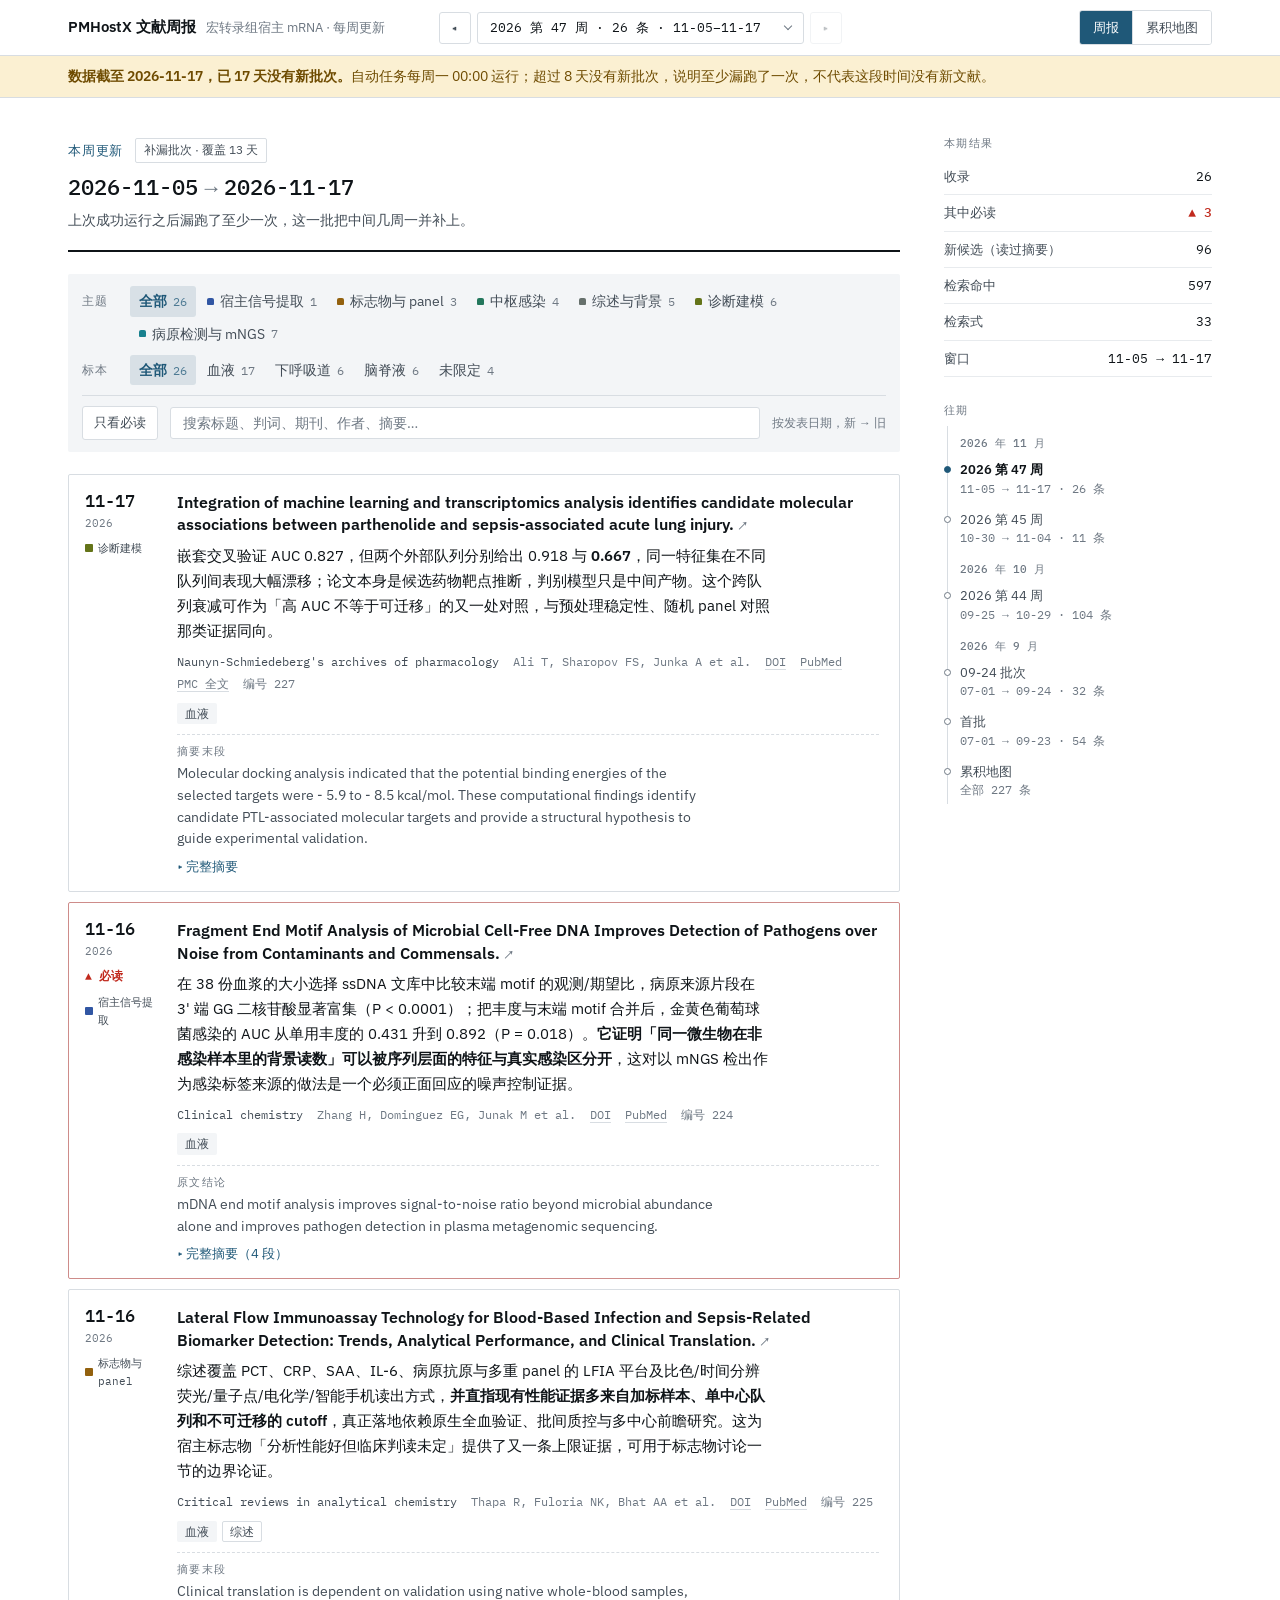
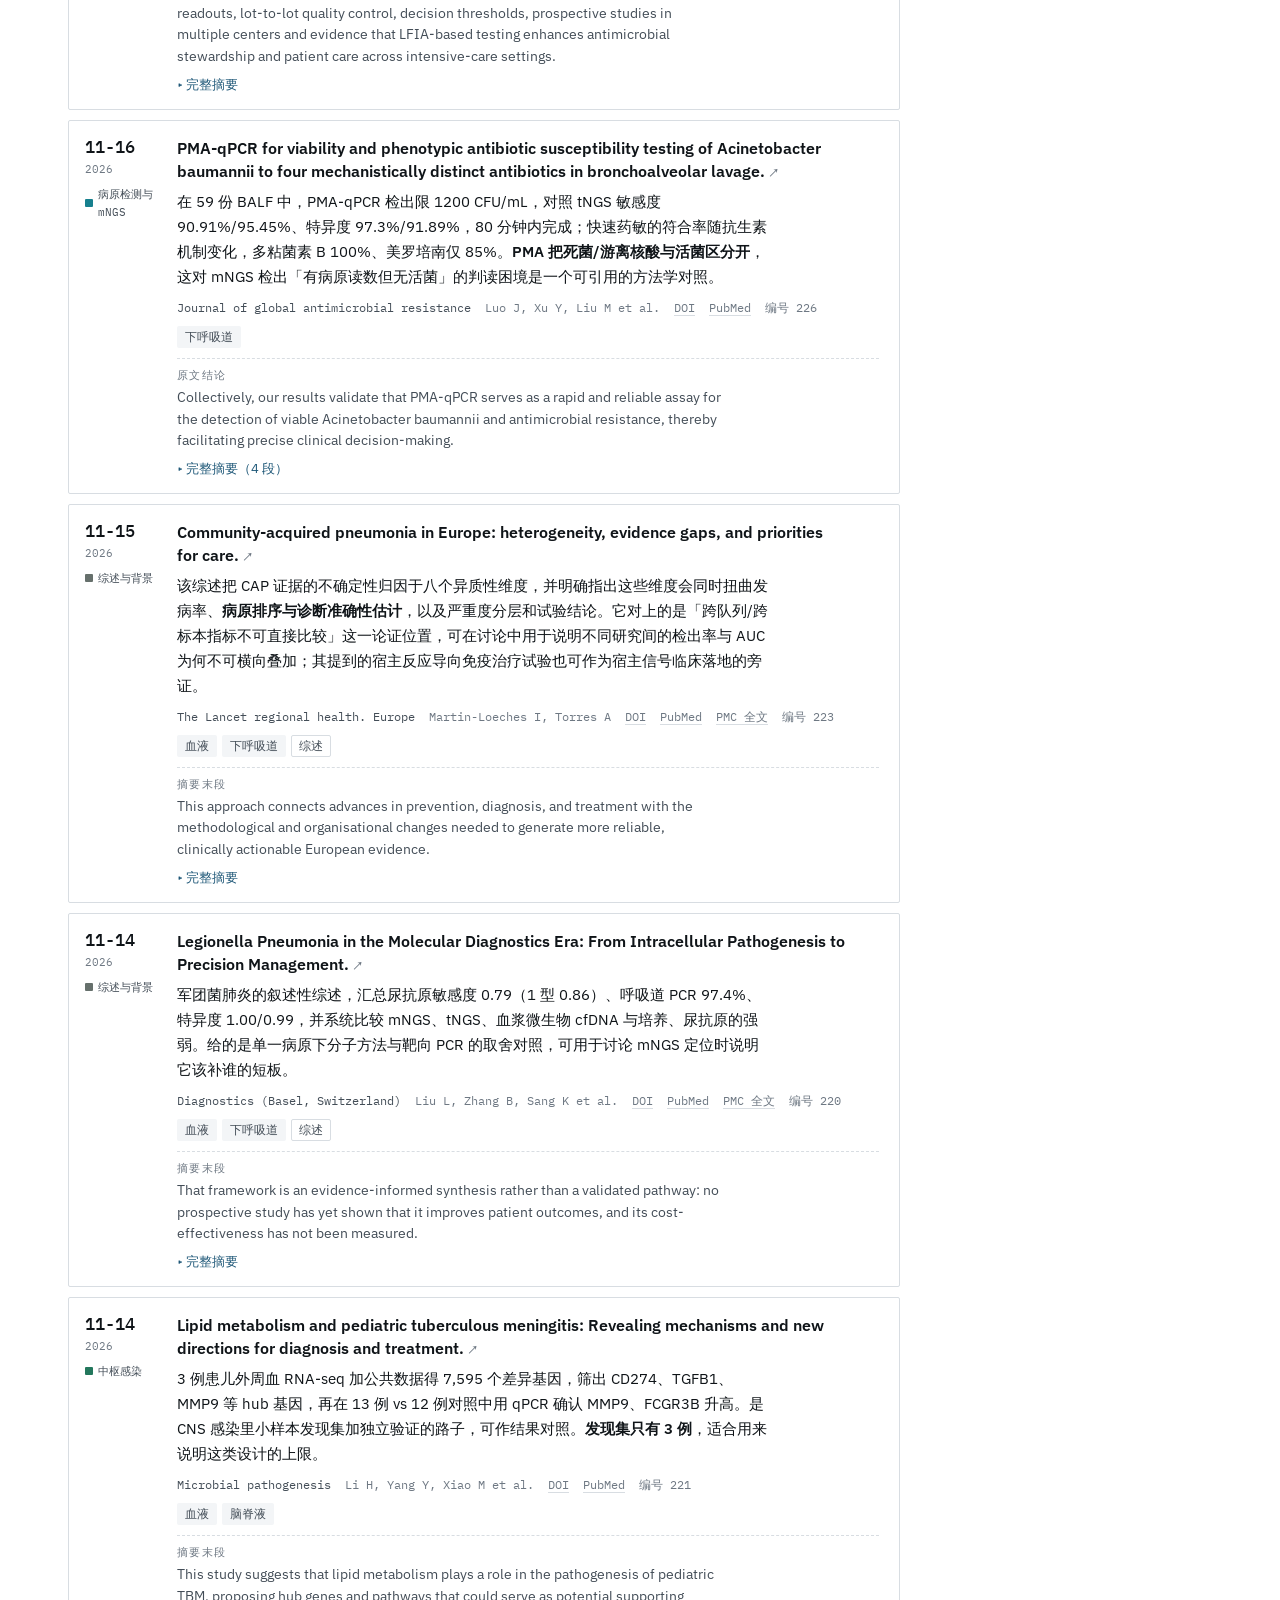
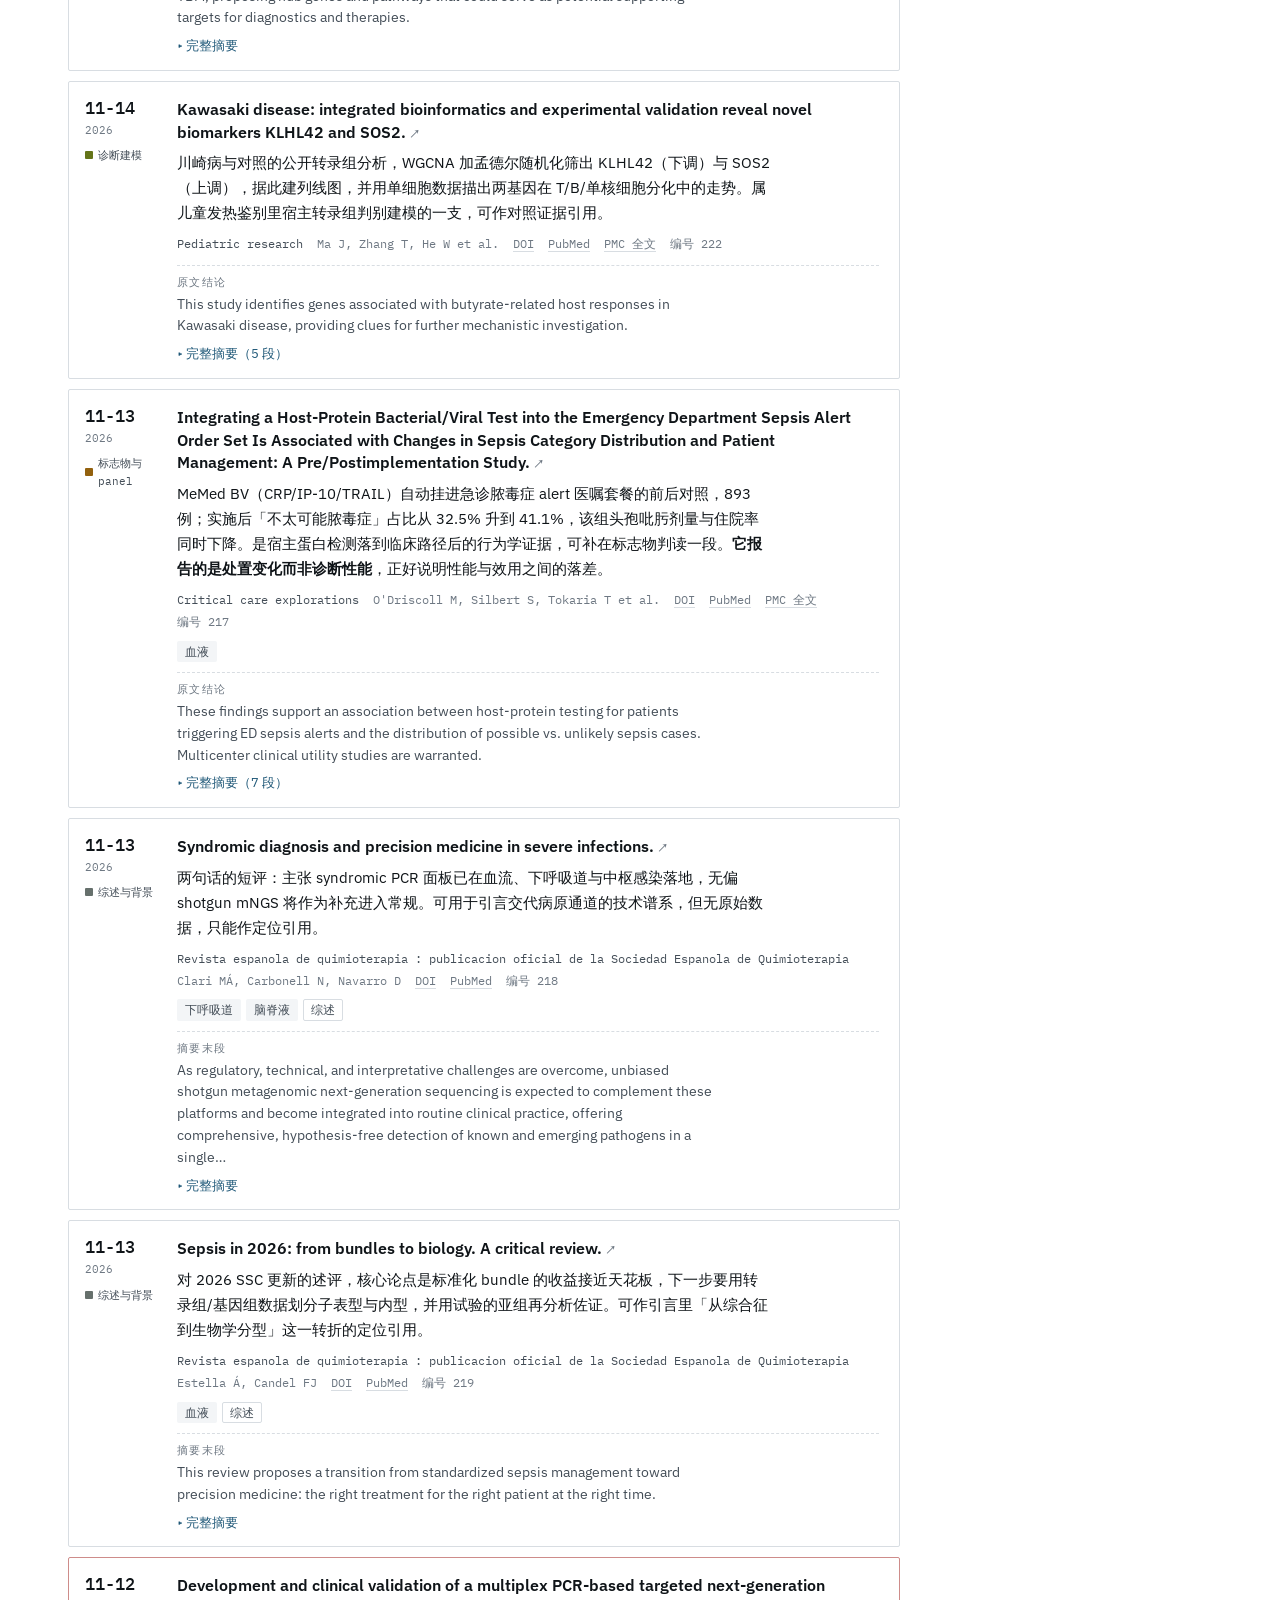
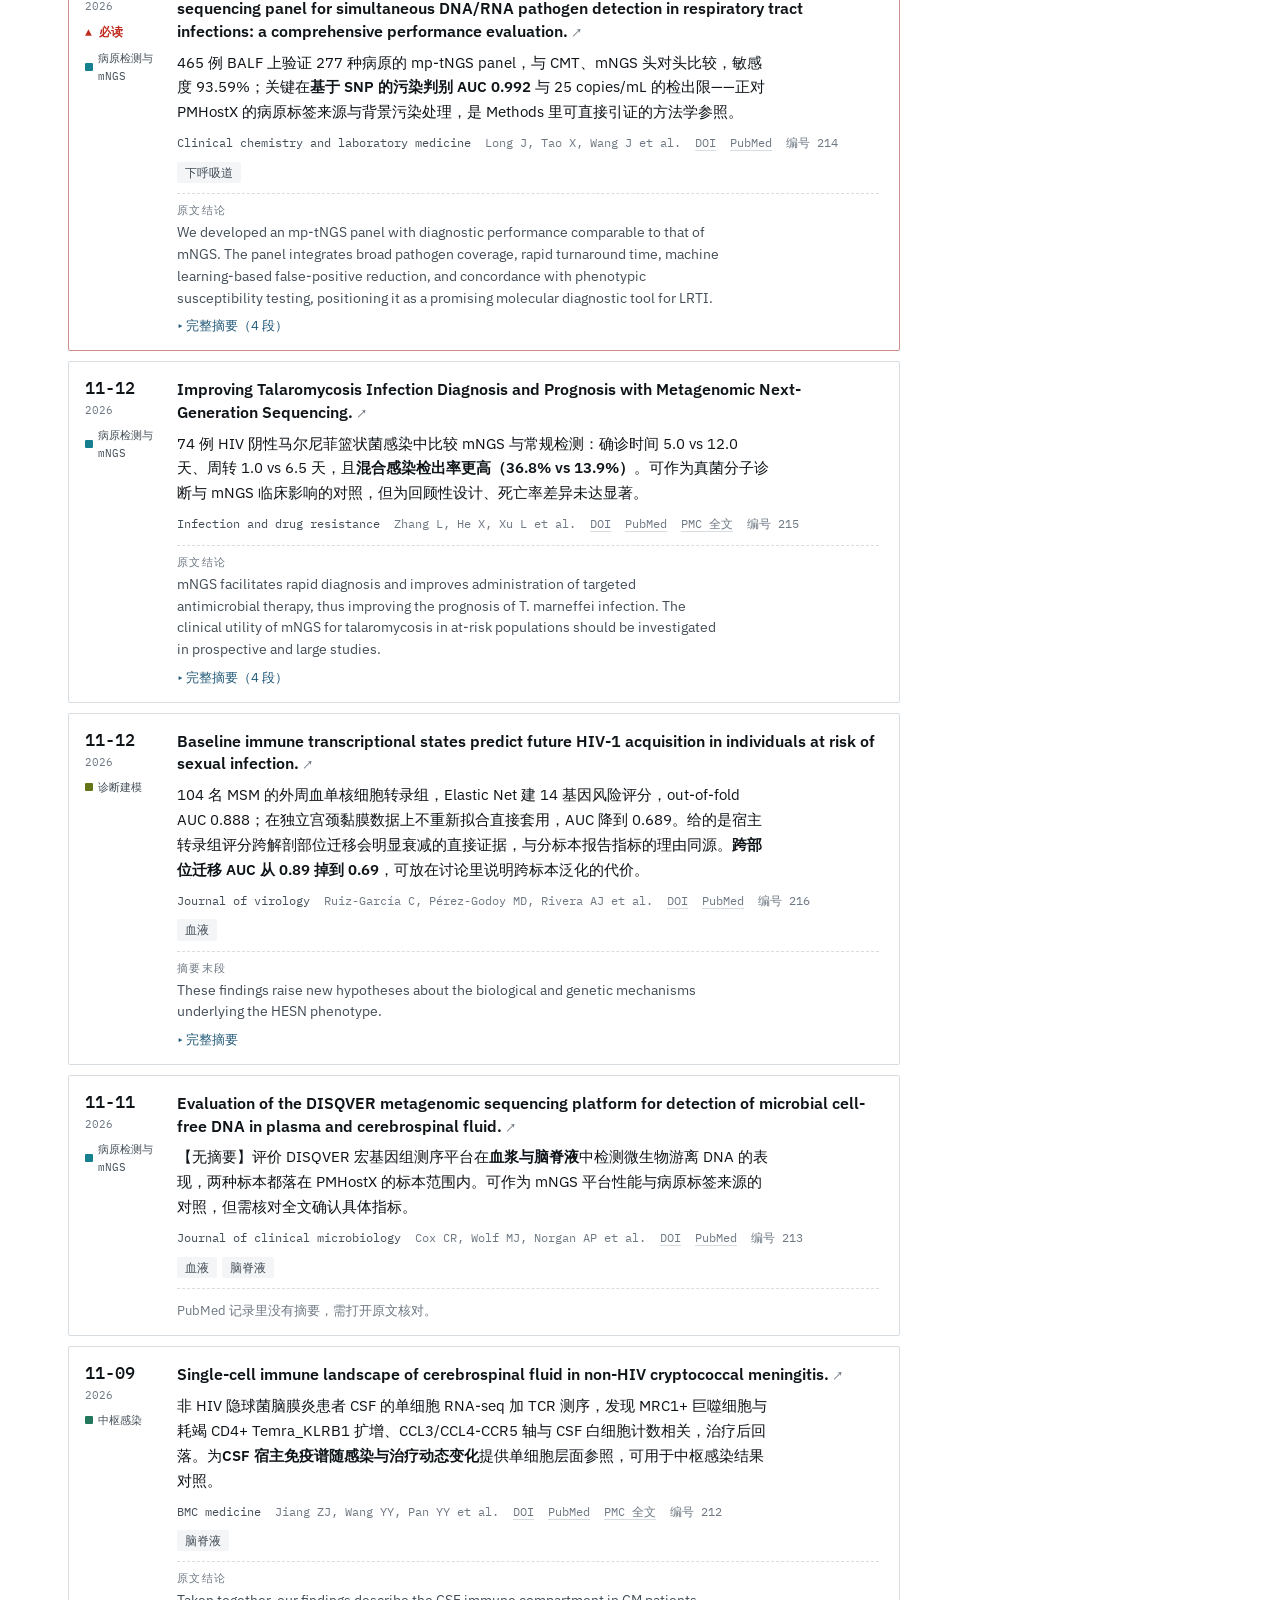
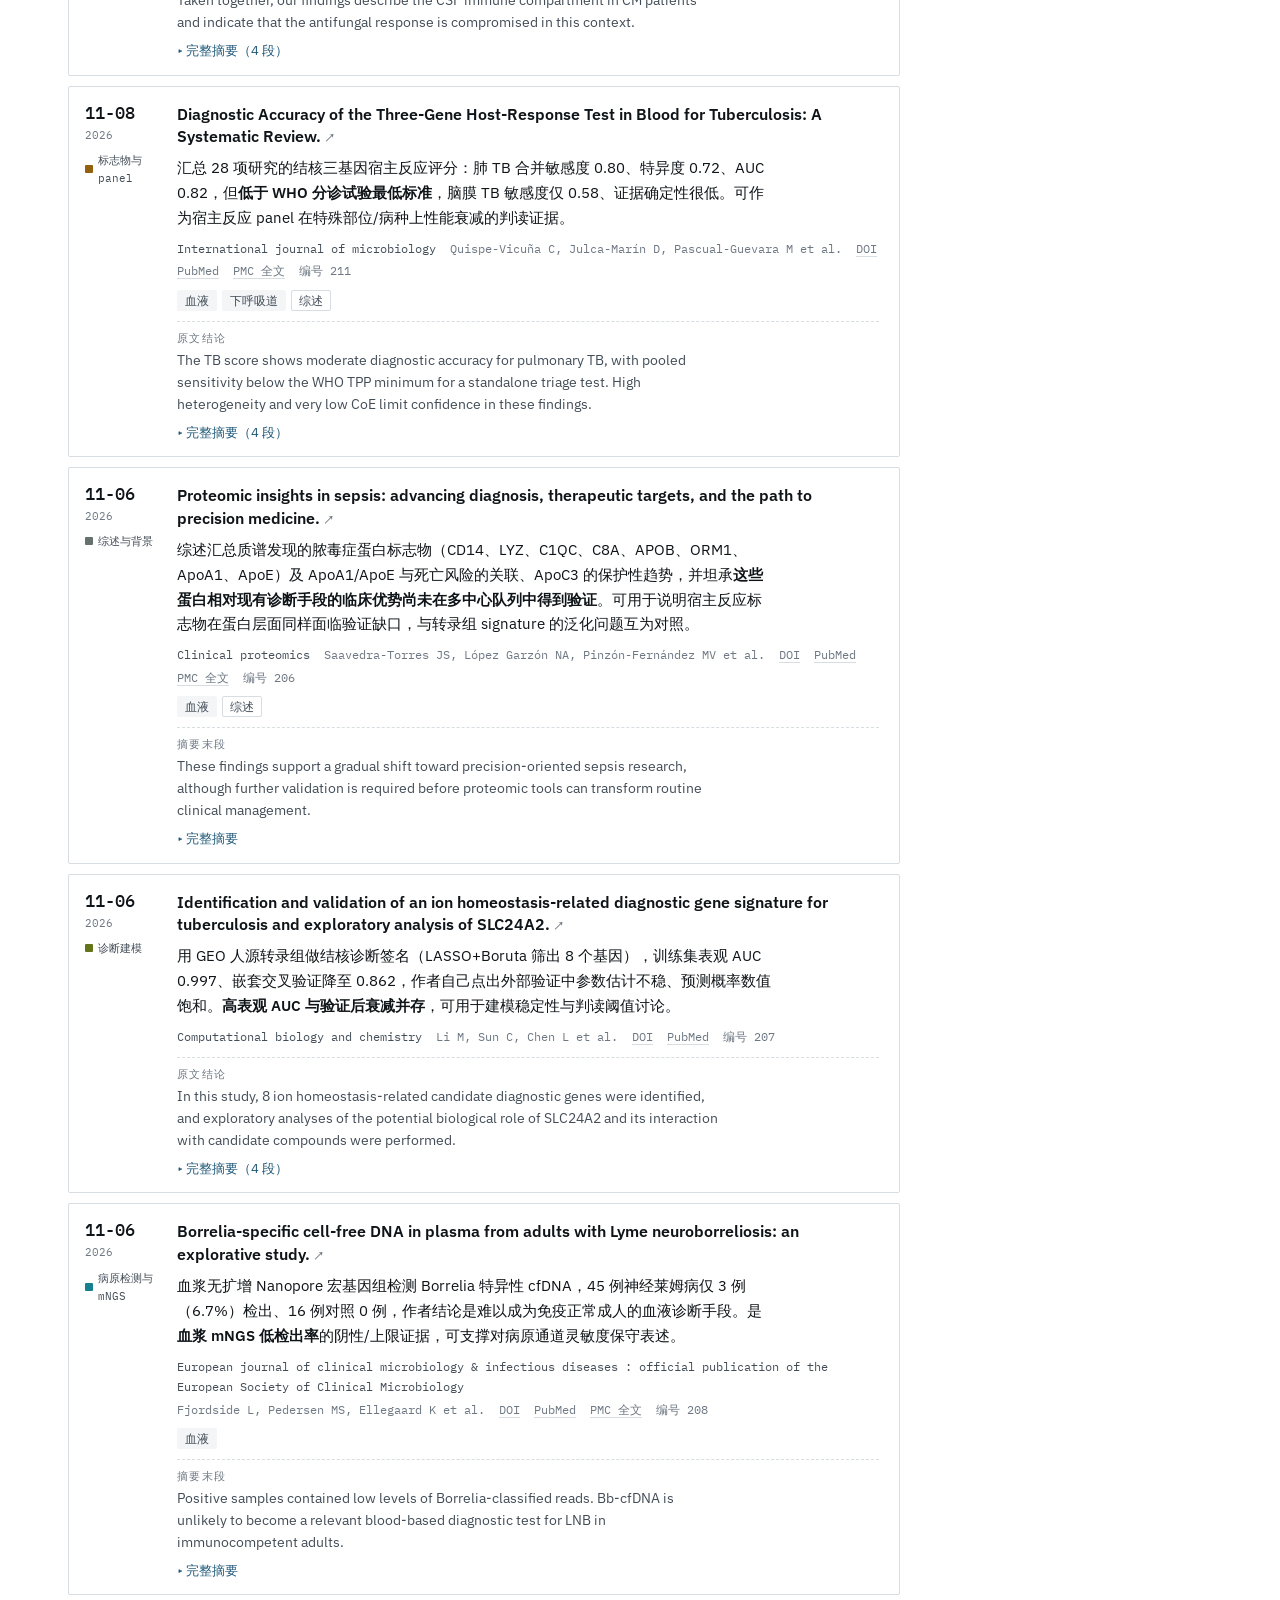
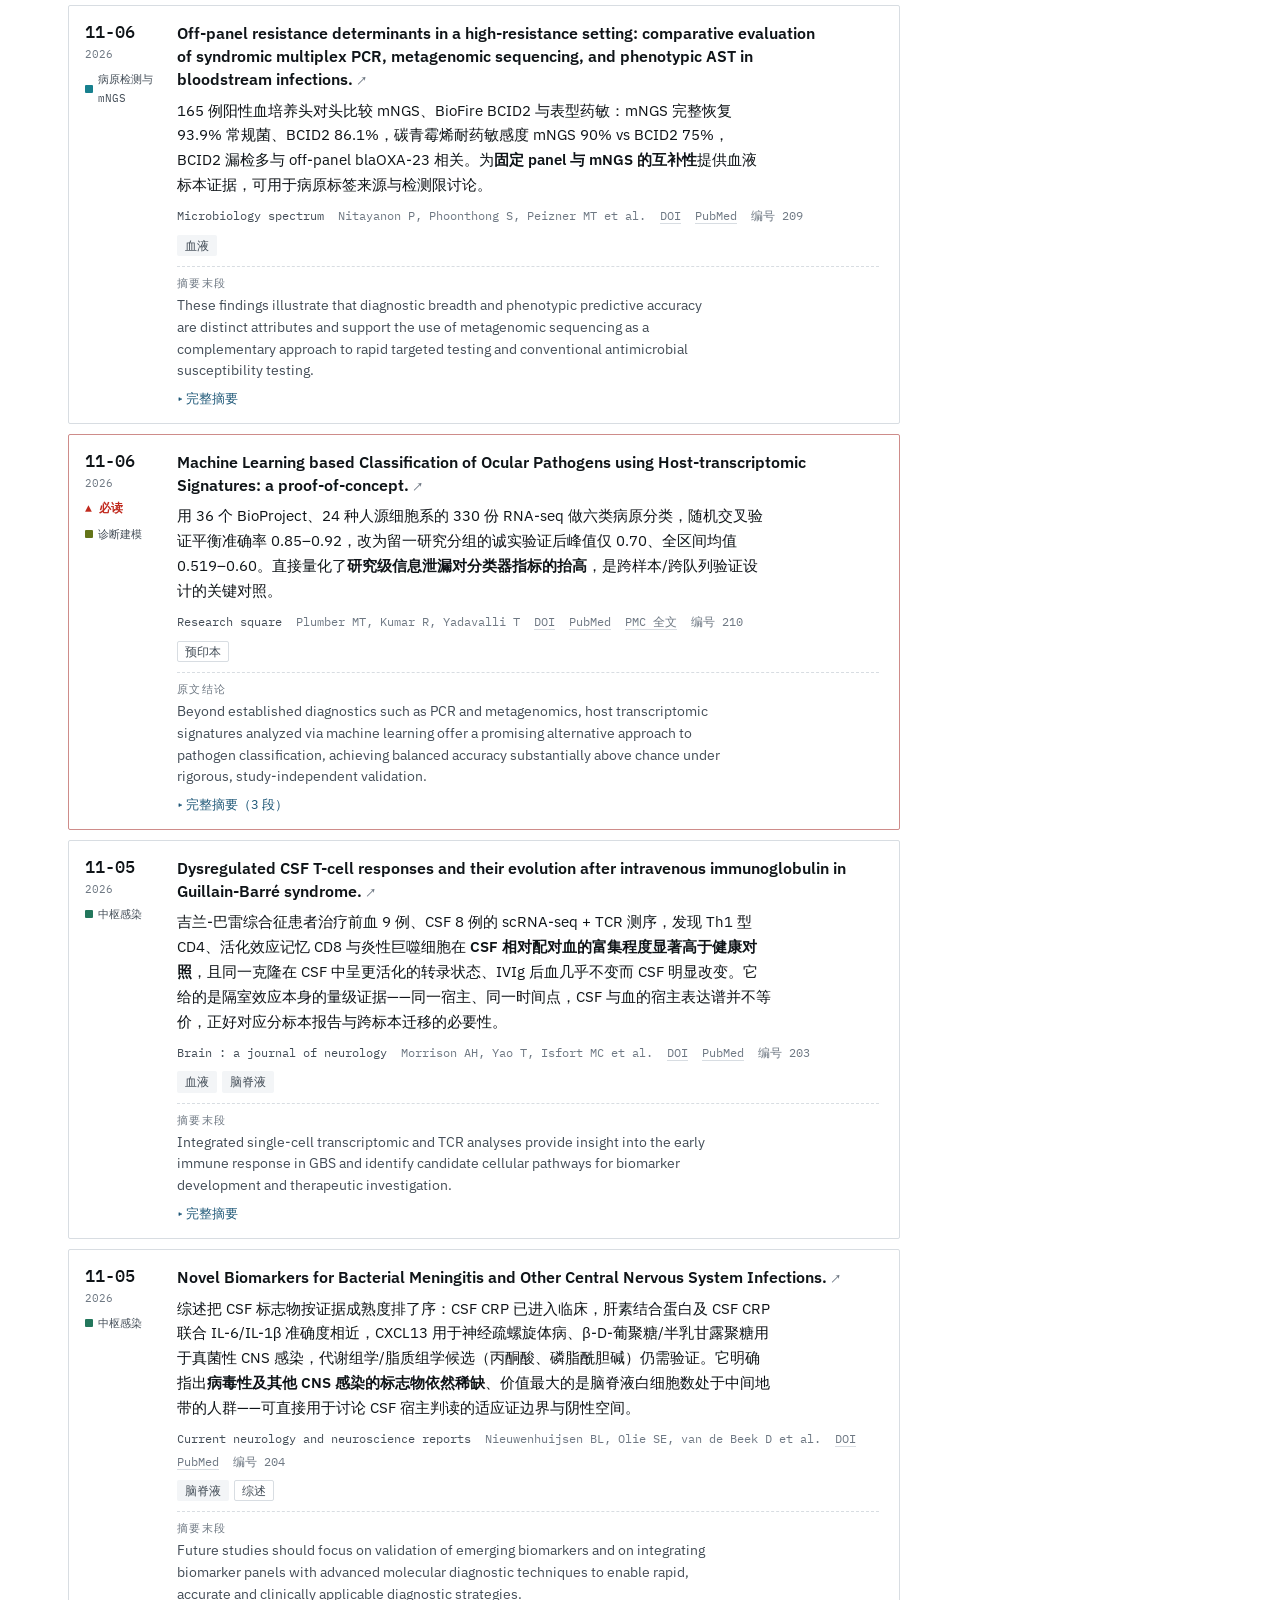
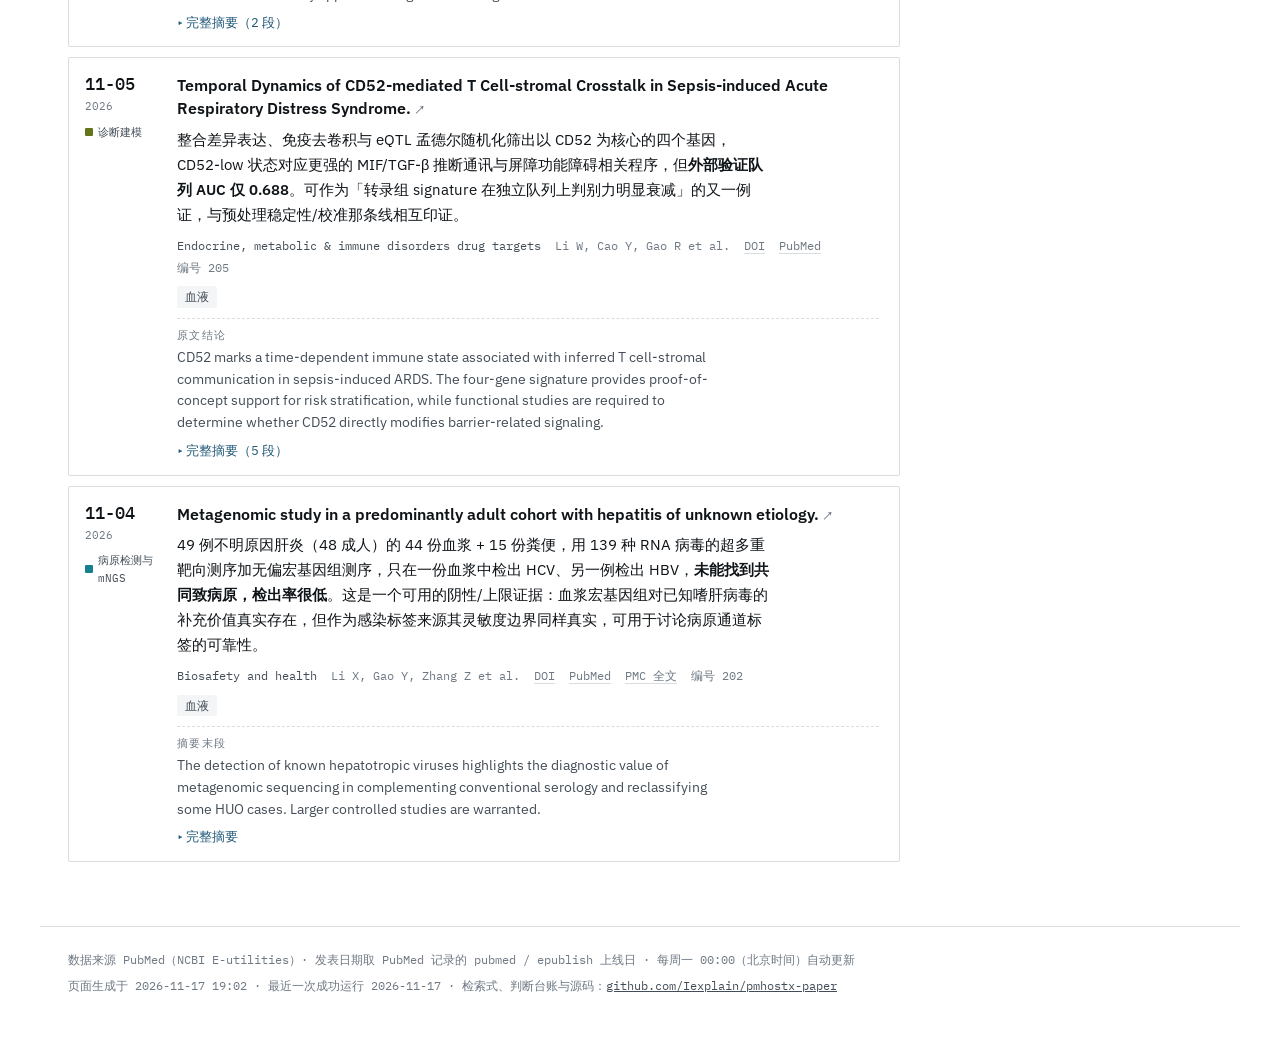
<file: site/w/2026-11-17.html>
<!doctype html>
<html lang="zh-CN">
<meta charset="utf-8">
<meta name="viewport" content="width=device-width, initial-scale=1">
<meta name="color-scheme" content="light dark">
<title>2026 第 47 周 · PMHostX 文献周报</title>
<meta name="description" content="PMHostX 文献周报 2026 第 47 周（2026-11-05 至 2026-11-17）：收录 26 条。">
<link rel="icon" href="data:image/svg+xml,<svg xmlns='http://www.w3.org/2000/svg' viewBox='0 0 100 100'><text y='.9em' font-size='90'>🧬</text></svg>">
<link rel="preload" href="../fonts/plex-sans-latin.woff2" as="font" type="font/woff2" crossorigin>
<link rel="stylesheet" href="../assets/style.css">
<body>
<header class="top"><div class="top-in">
  <a class="brand" href="../index.html"><b>PMHostX 文献周报</b><span>宏转录组宿主 mRNA · 每周更新</span></a>
  <div class="stepper">
    <a class="step" href="../w/2026-11-04.html" aria-label="较早一期">◂</a>
    <label class="pick"><select id="pick" aria-label="选择周次"><option value="../w/2026-11-17.html" selected>2026 第 47 周 · 26 条 · 11-05–11-17</option><option value="../w/2026-11-04.html">2026 第 45 周 · 11 条 · 10-30–11-04</option><option value="../w/2026-10-29.html">2026 第 44 周 · 104 条 · 09-25–10-29</option><option value="../w/2026-09-24.html">09-24 批次 · 回填 · 32 条</option><option value="../w/2026-09-23.html">首批 · 回填 · 54 条</option></select></label>
    <span class="step" aria-disabled="true" aria-label="较新一期">▸</span>
  </div>
  <nav class="views" aria-label="视图">
    <a href="../index.html" aria-current="page">周报</a>
    <a href="../map.html">累积地图</a>
  </nav>
</div></header>
<div class="stale" id="stale" data-last="2026-11-17" hidden><div></div></div>
<div class="shell">
<main class="main">
<header class="wk">
  <p class="eyebrow"><b>本周更新</b><span class="kind" title="上次成功运行之后漏跑过">补漏批次 · 覆盖 13 天</span></p>
  <h1 class="range">2026-11-05<i>→</i>2026-11-17</h1>
  <p class="wk-note">上次成功运行之后漏跑了至少一次，这一批把中间几周一并补上。</p>
</header><div class="tools" id="tools">
  <div class="facet" role="group" aria-label="按主题筛选"><span class="fl">主题</span><div class="opts"><button class="opt" data-g="0" aria-pressed="true">全部<small>26</small></button><button class="opt g1" data-g="1" aria-pressed="false"><i></i>宿主信号提取<small>1</small></button><button class="opt g2" data-g="2" aria-pressed="false"><i></i>标志物与 panel<small>3</small></button><button class="opt g3" data-g="3" aria-pressed="false"><i></i>中枢感染<small>4</small></button><button class="opt g5" data-g="5" aria-pressed="false"><i></i>综述与背景<small>5</small></button><button class="opt g6" data-g="6" aria-pressed="false"><i></i>诊断建模<small>6</small></button><button class="opt g7" data-g="7" aria-pressed="false"><i></i>病原检测与 mNGS<small>7</small></button></div></div>
  <div class="facet" role="group" aria-label="按标本筛选"><span class="fl">标本</span><div class="opts"><button class="opt" data-sp="" aria-pressed="true">全部<small>26</small></button><button class="opt" data-sp="blood" aria-pressed="false" title="全血、血浆、血清，以及脓毒症 / 血流感染研究">血液<small>17</small></button><button class="opt" data-sp="resp" aria-pressed="false" title="BALF、气管吸出物、痰、肺炎">下呼吸道<small>6</small></button><button class="opt" data-sp="csf" aria-pressed="false" title="CSF、脑膜炎、脑炎">脑脊液<small>6</small></button><button class="opt" data-sp="none" aria-pressed="false" title="摘要里没有指明标本：方法、工具、综述居多">未限定<small>4</small></button></div></div>
  <div class="row2">
    <button class="toggle" id="must" aria-pressed="false">只看必读</button>
    <input class="search" id="q" type="search" placeholder="搜索标题、判词、期刊、作者、摘要…" aria-label="搜索">
    <button class="clear" id="clear" data-clear hidden>清除筛选</button>
    <span class="sortnote">按发表日期，新 → 旧</span>
  </div>
</div>
<p class="nomatch" id="nomatch" hidden>这一页没有符合筛选条件的文献。<a class="btn pri" id="mapq" data-base="../map.html" href="../map.html" hidden></a><button class="btn" data-clear>清除筛选</button></p>
<div class="list">
<article class="cb g6" data-g="6" data-sp="blood" data-must="0">
  <div class="cb-gut"><span class="cb-d">11-17</span><span class="cb-y">2026</span><span class="cb-g"><i></i>诊断建模</span></div>
  <div class="cb-body">
    <h3><a href="https://doi.org/10.1007/s00210-026-06063-5" target="_blank" rel="noopener">Integration of machine learning and transcriptomics analysis identifies candidate molecular associations between parthenolide and sepsis-associated acute lung injury.<span class="ext" aria-hidden="true">↗</span></a></h3>
    <p class="why">嵌套交叉验证 AUC 0.827，但两个外部队列分别给出 0.918 与 <strong>0.667</strong>，同一特征集在不同队列间表现大幅漂移；论文本身是候选药物靶点推断，判别模型只是中间产物。这个跨队列衰减可作为「高 AUC 不等于可迁移」的又一处对照，与预处理稳定性、随机 panel 对照那类证据同向。</p>
    <div class="meta"><span class="j">Naunyn-Schmiedeberg&#x27;s archives of pharmacology</span><span>Ali T, Sharopov FS, Junka A et al.</span><a href="https://doi.org/10.1007/s00210-026-06063-5" target="_blank" rel="noopener">DOI</a><a href="https://pubmed.ncbi.nlm.nih.gov/43040057/" target="_blank" rel="noopener">PubMed</a><a href="https://pmc.ncbi.nlm.nih.gov/articles/7680967/" target="_blank" rel="noopener">PMC 全文</a><span>编号 227</span></div>
    <div class="cb-tags"><span class="tag sp">血液</span></div>
    <div class="abs"><span class="abs-k">摘要末段</span><p class="abs-pv">Molecular docking analysis indicated that the potential binding energies of the selected targets were - 5.9 to - 8.5 kcal/mol. These computational findings identify candidate PTL-associated molecular targets and provide a structural hypothesis to guide experimental validation.</p><details><summary>完整摘要</summary><div class="abs-full"><p>Acute lung injury (ALI) and acute respiratory distress syndrome (ARDS) are both life-threatening diseases. Sepsis-related ALI frequently presents with complications of sepsis, which are mostly identified by the presence of non-cardiogenic pulmonary edema and refractory hypoxia. Despite the advancements in the field of drug discovery and delivery science, the understanding and management of sepsis-associated ALI are insufficient. WGCNA and differential expression analyses were integrated across multiple transcriptomics database cohorts to determine the core common candidate genes associated with sepsis-associated ALI and PTL. A Lasso model with SHAP interpretability was trained for feature selection. Molecular docking was performed for all candidate targets using PyRx with AutoDock Vina as the docking engine. Intersection of predicted parthenolide (PTL) targets and ALI-associated genes yielded 17 candidate genes. The Lasso algorithm used nested cross-validation, yielding an AUC of 0.827 (95% CI 0.767-0.928) and external validation with AUC values of 0.918 (GSE76293) and 0.667 (GSE10361). Molecular docking analysis indicated that the potential binding energies of the selected targets were - 5.9 to - 8.5 kcal/mol. These computational findings identify candidate PTL-associated molecular targets and provide a structural hypothesis to guide experimental validation.</p></div></details></div>
  </div>
</article>
<article class="cb g1 must-row" data-g="1" data-sp="blood" data-must="1">
  <div class="cb-gut"><span class="cb-d">11-16</span><span class="cb-y">2026</span><span class="cb-flag">▲ 必读</span><span class="cb-g"><i></i>宿主信号提取</span></div>
  <div class="cb-body">
    <h3><a href="https://doi.org/10.1093/clinchem/hvag133" target="_blank" rel="noopener">Fragment End Motif Analysis of Microbial Cell-Free DNA Improves Detection of Pathogens over Noise from Contaminants and Commensals.<span class="ext" aria-hidden="true">↗</span></a></h3>
    <p class="why">在 38 份血浆的大小选择 ssDNA 文库中比较末端 motif 的观测/期望比，病原来源片段在 3' 端 GG 二核苷酸显著富集（P < 0.0001）；把丰度与末端 motif 合并后，金黄色葡萄球菌感染的 AUC 从单用丰度的 0.431 升到 0.892（P = 0.018）。<strong>它证明「同一微生物在非感染样本里的背景读数」可以被序列层面的特征与真实感染区分开</strong>，这对以 mNGS 检出作为感染标签来源的做法是一个必须正面回应的噪声控制证据。</p>
    <div class="meta"><span class="j">Clinical chemistry</span><span>Zhang H, Dominguez EG, Junak M et al.</span><a href="https://doi.org/10.1093/clinchem/hvag133" target="_blank" rel="noopener">DOI</a><a href="https://pubmed.ncbi.nlm.nih.gov/43037253/" target="_blank" rel="noopener">PubMed</a><span>编号 224</span></div>
    <div class="cb-tags"><span class="tag sp">血液</span></div>
    <div class="abs"><span class="abs-k">原文结论</span><p class="abs-pv">mDNA end motif analysis improves signal-to-noise ratio beyond microbial abundance alone and improves pathogen detection in plasma metagenomic sequencing.</p><details><summary>完整摘要（4 段）</summary><div class="abs-full"><p><b>Background</b>Circulating plasma microbial DNA (mDNA) is a promising biomarker for sepsis, but its accuracy is hindered by the low abundance of pathogen DNA and the presence of contaminants and commensals. mDNA enrichment using a selection of short fragments and single-stranded DNA (ssDNA) library preparation can improve pathogen yield but also increases background noise. Since nucleotide representation at mDNA fragment ends is biased by enzymatic digestion in vivo, we hypothesized that analysis of 5&#x27; and 3&#x27; mDNA fragment end motifs in enriched ssDNA libraries could improve pathogen detection.</p><p><b>Methods</b>We performed deep metagenomic sequencing of size-selected ssDNA libraries from 38 plasma samples, including 20 samples from 5 sepsis patients, 18 samples from 6 patients without infection, and 6 no-template controls. Across these samples, we compared observed-to-expected ratios for end motifs in mDNA fragments from candidate pathogens and contaminants. For each candidate pathogen, we evaluated the accuracy of combining end motifs with microbial abundance for detection of infection.</p><p><b>Results</b>mDNA fragments from infection-causing pathogens were biased in the nucleotide motifs at both fragment ends compared with contaminants, with the highest enrichment observed in the GG dinucleotide at the 3&#x27; end (P &lt; 0.0001). Integrating microbial abundance with end motif features improved differentiation between clinically significant pathogens and corresponding noise from the same microbes in noninfection samples. For Staphylococcus infections, area under the receiver operating characteristic curve for the combination model was higher than than that for microbial abundance alone (0.892 vs 0.431, respectively; P = 0.018).</p><p><b>Conclusions</b>mDNA end motif analysis improves signal-to-noise ratio beyond microbial abundance alone and improves pathogen detection in plasma metagenomic sequencing.</p></div></details></div>
  </div>
</article>
<article class="cb g2" data-g="2" data-sp="blood" data-must="0">
  <div class="cb-gut"><span class="cb-d">11-16</span><span class="cb-y">2026</span><span class="cb-g"><i></i>标志物与 panel</span></div>
  <div class="cb-body">
    <h3><a href="https://doi.org/10.1080/10408347.2026.2761431" target="_blank" rel="noopener">Lateral Flow Immunoassay Technology for Blood-Based Infection and Sepsis-Related Biomarker Detection: Trends, Analytical Performance, and Clinical Translation.<span class="ext" aria-hidden="true">↗</span></a></h3>
    <p class="why">综述覆盖 PCT、CRP、SAA、IL-6、病原抗原与多重 panel 的 LFIA 平台及比色/时间分辨荧光/量子点/电化学/智能手机读出方式，<strong>并直指现有性能证据多来自加标样本、单中心队列和不可迁移的 cutoff</strong>，真正落地依赖原生全血验证、批间质控与多中心前瞻研究。这为宿主标志物「分析性能好但临床判读未定」提供了又一条上限证据，可用于标志物讨论一节的边界论证。</p>
    <div class="meta"><span class="j">Critical reviews in analytical chemistry</span><span>Thapa R, Fuloria NK, Bhat AA et al.</span><a href="https://doi.org/10.1080/10408347.2026.2761431" target="_blank" rel="noopener">DOI</a><a href="https://pubmed.ncbi.nlm.nih.gov/43036853/" target="_blank" rel="noopener">PubMed</a><span>编号 225</span></div>
    <div class="cb-tags"><span class="tag sp">血液</span><span class="tag">综述</span></div>
    <div class="abs"><span class="abs-k">摘要末段</span><p class="abs-pv">Clinical translation is dependent on validation using native whole-blood samples, readouts, lot-to-lot quality control, decision thresholds, prospective studies in multiple centers and evidence that LFIA-based testing enhances antimicrobial stewardship and patient care across intensive-care settings.</p><details><summary>完整摘要</summary><div class="abs-full"><p>The assessment of infection and sepsis remains challenging because microbiological methods are time-consuming and host-response biomarkers are not sufficiently specific across clinical settings. With its turnaround time, low sample volume, portability and ability to use whole blood, serum and plasma, lateral flow immunoassay (LFIA) provides a viable approach for decentralized measurement. This review examines LFIA platforms for procalcitonin, C-reactive protein, serum amyloid A, interleukin-6, pathogen antigens and multiplex panels. Special focus is placed on colorimetric, time-resolved fluorescence, quantum-dot, chemiluminescent, Raman, electrochemical, and smartphone-based readouts. The performance characteristics are evaluated with respect to analytical parameters, including detection and quantification limits, precision, calibration, and agreement with reference methods. The limitations due to hematocrit, viscosity, anticoagulants, hemolysis, and incomplete plasma separation are considered. There are platforms that demonstrate analytical sensitivity and show agreement with immunoassay platforms, but studies rely on spiked samples, single-centre cohorts, or nontransferable cutoff values. While multiplex formats may enhance biomarker discrimination, they do not resolve differences in concentration ranges or calibration complexity. Clinical translation is dependent on validation using native whole-blood samples, readouts, lot-to-lot quality control, decision thresholds, prospective studies in multiple centers and evidence that LFIA-based testing enhances antimicrobial stewardship and patient care across intensive-care settings.</p></div></details></div>
  </div>
</article>
<article class="cb g7" data-g="7" data-sp="resp" data-must="0">
  <div class="cb-gut"><span class="cb-d">11-16</span><span class="cb-y">2026</span><span class="cb-g"><i></i>病原检测与 mNGS</span></div>
  <div class="cb-body">
    <h3><a href="https://doi.org/10.1016/j.jgar.2026.11.005" target="_blank" rel="noopener">PMA-qPCR for viability and phenotypic antibiotic susceptibility testing of Acinetobacter baumannii to four mechanistically distinct antibiotics in bronchoalveolar lavage.<span class="ext" aria-hidden="true">↗</span></a></h3>
    <p class="why">在 59 份 BALF 中，PMA-qPCR 检出限 1200 CFU/mL，对照 tNGS 敏感度 90.91%/95.45%、特异度 97.3%/91.89%，80 分钟内完成；快速药敏的符合率随抗生素机制变化，多粘菌素 B 100%、美罗培南仅 85%。<strong>PMA 把死菌/游离核酸与活菌区分开</strong>，这对 mNGS 检出「有病原读数但无活菌」的判读困境是一个可引用的方法学对照。</p>
    <div class="meta"><span class="j">Journal of global antimicrobial resistance</span><span>Luo J, Xu Y, Liu M et al.</span><a href="https://doi.org/10.1016/j.jgar.2026.11.005" target="_blank" rel="noopener">DOI</a><a href="https://pubmed.ncbi.nlm.nih.gov/43039314/" target="_blank" rel="noopener">PubMed</a><span>编号 226</span></div>
    <div class="cb-tags"><span class="tag sp">下呼吸道</span></div>
    <div class="abs"><span class="abs-k">原文结论</span><p class="abs-pv">Collectively, our results validate that PMA-qPCR serves as a rapid and reliable assay for the detection of viable Acinetobacter baumannii and antimicrobial resistance, thereby facilitating precise clinical decision-making.</p><details><summary>完整摘要（4 段）</summary><div class="abs-full"><p><b>Objective</b>Due to its resistance to broad-spectrum antibiotics, Acinetobacter baumannii has become a predominant nosocomial pathogen. Thus, precise detection of viable bacteria and antimicrobial resistance is urgently needed.</p><p><b>Methods</b>A PMA-qPCR assay was developed for the rapid, direct detection of viable Acinetobacter baumannii and antimicrobial susceptibility determination from bronchoalveolar lavage fluid, with its performance validated against targeted next-generation sequencing and culture.</p><p><b>Results</b>The assay demonstrated a detection limit of 1200 CFU/mL. In 59 clinical bronchoalveolar lavage fluid specimens, PMA-qPCR achieved a sensitivity of 90.91% (95% CI: 72.19 to 97.47) and 95.45% (95% CI: 78.2 to 99.19), and a specificity of 97.3% (95% CI: 86.18 to 99.52) and 91.89% (95% CI: 78.7 to 97.2) within 80 minutes, respectively, compared with targeted next-generation sequencing. After 45 minutes of antibiotic incubation, susceptibility testing for multiple antimicrobial agents was completed within 125 minutes. The performance of antimicrobial susceptibility testing is reliant on the mechanistic profile of the antibiotic. The highest overall agreement was observed for polymyxin B [100% (95% CI: 83.89 to 100)], which acts by targeting the bacterial cell membrane. Amikacin and ciprofloxacin, which inhibit protein synthesis and DNA replication/transcription respectively, yielded an overall agreement of 90% (95% CI: 69.9 to 97.21). By contrast, meropenem, a cell wall-active antibiotic, achieved the lowest overall agreement at 85% (95% CI: 63.96 to 94.76).</p><p><b>Conclusion</b>Collectively, our results validate that PMA-qPCR serves as a rapid and reliable assay for the detection of viable Acinetobacter baumannii and antimicrobial resistance, thereby facilitating precise clinical decision-making.</p></div></details></div>
  </div>
</article>
<article class="cb g5" data-g="5" data-sp="blood resp" data-must="0">
  <div class="cb-gut"><span class="cb-d">11-15</span><span class="cb-y">2026</span><span class="cb-g"><i></i>综述与背景</span></div>
  <div class="cb-body">
    <h3><a href="https://doi.org/10.1016/j.lanepe.2026.101910" target="_blank" rel="noopener">Community-acquired pneumonia in Europe: heterogeneity, evidence gaps, and priorities for care.<span class="ext" aria-hidden="true">↗</span></a></h3>
    <p class="why">该综述把 CAP 证据的不确定性归因于八个异质性维度，并明确指出这些维度会同时扭曲发病率、<strong>病原排序与诊断准确性估计</strong>，以及严重度分层和试验结论。它对上的是「跨队列/跨标本指标不可直接比较」这一论证位置，可在讨论中用于说明不同研究间的检出率与 AUC 为何不可横向叠加；其提到的宿主反应导向免疫治疗试验也可作为宿主信号临床落地的旁证。</p>
    <div class="meta"><span class="j">The Lancet regional health. Europe</span><span>Martin-Loeches I, Torres A</span><a href="https://doi.org/10.1016/j.lanepe.2026.101910" target="_blank" rel="noopener">DOI</a><a href="https://pubmed.ncbi.nlm.nih.gov/43032774/" target="_blank" rel="noopener">PubMed</a><a href="https://pmc.ncbi.nlm.nih.gov/articles/PMC13762949/" target="_blank" rel="noopener">PMC 全文</a><span>编号 223</span></div>
    <div class="cb-tags"><span class="tag sp">血液</span><span class="tag sp">下呼吸道</span><span class="tag">综述</span></div>
    <div class="abs"><span class="abs-k">摘要末段</span><p class="abs-pv">This approach connects advances in prevention, diagnosis, and treatment with the methodological and organisational changes needed to generate more reliable, clinically actionable European evidence.</p><details><summary>完整摘要</summary><div class="abs-full"><p>Community-acquired pneumonia (CAP) remains a leading cause of hospital and intensive care admission and infectious death in Europe, particularly among older adults, people with multimorbidity, and immunocompromised patients. This Review argues that persistent uncertainty in CAP evidence largely reflects heterogeneity across eight domains: case definition, host, pathogen ascertainment, severity, inflammatory response, treatment exposure, timing and trajectory, and outcome measurement. We examine how these domains distort incidence estimates, pathogen rankings, diagnostic accuracy, severity classification, and trial findings. Within this framework, we highlight developments relevant to Europe: randomised vaccine trials assessing hospitalisation rather than immunogenicity; national data suggesting a changing, increasingly β-lactam-resistant role for Haemophilus influenzae; evidence suggesting that discordant corticosteroid trials reflect heterogeneity of treatment effect rather than drug or protocol differences; and the first randomised trial of host-response-directed immunotherapy in pneumonia-predominant sepsis. We also examine continuing fragmentation in European adult vaccination policy, surveillance, and diagnostic capacity. We propose a diagnostic approach organised by clinical group, a minimum CAP dataset with explicit governance, and a research agenda separating interventions applicable now, evidence required before implementation, and unresolved questions. This approach connects advances in prevention, diagnosis, and treatment with the methodological and organisational changes needed to generate more reliable, clinically actionable European evidence.</p></div></details></div>
  </div>
</article>
<article class="cb g5" data-g="5" data-sp="blood resp" data-must="0">
  <div class="cb-gut"><span class="cb-d">11-14</span><span class="cb-y">2026</span><span class="cb-g"><i></i>综述与背景</span></div>
  <div class="cb-body">
    <h3><a href="https://doi.org/10.3390/diagnostics16213677" target="_blank" rel="noopener">Legionella Pneumonia in the Molecular Diagnostics Era: From Intracellular Pathogenesis to Precision Management.<span class="ext" aria-hidden="true">↗</span></a></h3>
    <p class="why">军团菌肺炎的叙述性综述，汇总尿抗原敏感度 0.79（1 型 0.86）、呼吸道 PCR 97.4%、特异度 1.00/0.99，并系统比较 mNGS、tNGS、血浆微生物 cfDNA 与培养、尿抗原的强弱。给的是单一病原下分子方法与靶向 PCR 的取舍对照，可用于讨论 mNGS 定位时说明它该补谁的短板。</p>
    <div class="meta"><span class="j">Diagnostics (Basel, Switzerland)</span><span>Liu L, Zhang B, Sang K et al.</span><a href="https://doi.org/10.3390/diagnostics16213677" target="_blank" rel="noopener">DOI</a><a href="https://pubmed.ncbi.nlm.nih.gov/43028548/" target="_blank" rel="noopener">PubMed</a><a href="https://pmc.ncbi.nlm.nih.gov/articles/PMC13763216/" target="_blank" rel="noopener">PMC 全文</a><span>编号 220</span></div>
    <div class="cb-tags"><span class="tag sp">血液</span><span class="tag sp">下呼吸道</span><span class="tag">综述</span></div>
    <div class="abs"><span class="abs-k">摘要末段</span><p class="abs-pv">That framework is an evidence-informed synthesis rather than a validated pathway: no prospective study has yet shown that it improves patient outcomes, and its cost-effectiveness has not been measured.</p><details><summary>完整摘要</summary><div class="abs-full"><p>Legionella pneumophila is a major cause of severe community-acquired pneumonia and one of the most lethal respiratory pathogens. Nevertheless, it remains substantially underdiagnosed because conventional diagnostic assays are slow, insensitive, or limited to specific serogroups. In this narrative review, we integrate fragmented literature regarding Legionella pneumonia, covering its intracellular pathogenesis, clinical spectrum and patient management. Evidence was identified through a structured search of PubMed/MEDLINE and Europe PMC (23 September 2026) and prioritized by design, with primary clinical and mechanistic studies and systematic reviews taking precedence over narrative summaries and with society guidelines used to anchor management recommendations. We argue that this field is undergoing a diagnostic paradigm shift fueled by culture-independent molecular assays. We first review the Dot/Icm type IV secretion system and intracellular lifecycle that allow Legionella to replicate within macrophages while evading host innate immunity. We then summarize the full clinical spectrum, ranging from self-limited Pontiac fever to fatal Legionnaires&#x27; disease complicated by acute respiratory distress syndrome, as well as epidemiological characteristics including waterborne transmission and outbreak risks. The core of this review examines how metagenomic next-generation sequencing, targeted NGS, plasma microbial cell-free DNA and syndromic multiplex PCR are reshaping diagnostic workflows, and compares the strengths and limitations of these novel tools with urinary antigen testing and bacterial culture. Pooled estimates place the sensitivity of urinary antigen testing at 0.79 overall and 0.86 for serogroup 1, and that of respiratory PCR at 97.4%, with specificities of 1.00 and 0.99, respectively. We further evaluate contemporary therapeutic evidence, including fluoroquinolone versus macrolide monotherapy, combination regimens, and adjunctive corticosteroid therapy. Throughout this review, we highlight that Legionella is a pathogen whose clinical presentation, diagnostic yield and prognosis are highly dependent on host immune status, exposure setting and appropriate diagnostic stewardship. We conclude by identifying critical knowledge gaps and outlining a framework for diagnosis-driven precision antimicrobial management of this underrecognized pathogen. That framework is an evidence-informed synthesis rather than a validated pathway: no prospective study has yet shown that it improves patient outcomes, and its cost-effectiveness has not been measured.</p></div></details></div>
  </div>
</article>
<article class="cb g3" data-g="3" data-sp="blood csf" data-must="0">
  <div class="cb-gut"><span class="cb-d">11-14</span><span class="cb-y">2026</span><span class="cb-g"><i></i>中枢感染</span></div>
  <div class="cb-body">
    <h3><a href="https://doi.org/10.1016/j.micpath.2026.108918" target="_blank" rel="noopener">Lipid metabolism and pediatric tuberculous meningitis: Revealing mechanisms and new directions for diagnosis and treatment.<span class="ext" aria-hidden="true">↗</span></a></h3>
    <p class="why">3 例患儿外周血 RNA-seq 加公共数据得 7,595 个差异基因，筛出 CD274、TGFB1、MMP9 等 hub 基因，再在 13 例 vs 12 例对照中用 qPCR 确认 MMP9、FCGR3B 升高。是 CNS 感染里小样本发现集加独立验证的路子，可作结果对照。<strong>发现集只有 3 例</strong>，适合用来说明这类设计的上限。</p>
    <div class="meta"><span class="j">Microbial pathogenesis</span><span>Li H, Yang Y, Xiao M et al.</span><a href="https://doi.org/10.1016/j.micpath.2026.108918" target="_blank" rel="noopener">DOI</a><a href="https://pubmed.ncbi.nlm.nih.gov/43025716/" target="_blank" rel="noopener">PubMed</a><span>编号 221</span></div>
    <div class="cb-tags"><span class="tag sp">血液</span><span class="tag sp">脑脊液</span></div>
    <div class="abs"><span class="abs-k">摘要末段</span><p class="abs-pv">This study suggests that lipid metabolism plays a role in the pathogenesis of pediatric TBM, proposing hub genes and pathways that could serve as potential supporting targets for diagnostics and therapies.</p><details><summary>完整摘要</summary><div class="abs-full"><p>Pediatric tuberculous meningitis (TBM), a fatal Mycobacterium tuberculosis infection, causes severe neurological damage. Current diagnostics (clinical signs, CSF analysis, imaging) are often delayed or inaccurate. Emerging evidence links lipid metabolism dysregulation to TBM pathogenesis, though mechanisms remain unclear. (1) Firstly, we exploratorily performed RNA sequencing on peripheral blood from 3 pediatric TBM patients with 7 healthy control data obtained from a public GEO dataset (GSE159337) to identify 7,595 differentially expressed genes (DEGs). 3,763 upregulated genes enriched metabolic pathways, endocytosis, and MAPK signaling, while 3,832 downregulated genes linked to TGF-β signaling. Gene ontology emphasized immune responses, particularly neutrophil activation. Protein-protein interaction networks identified 41 hub genes, including CD274, TGFB1, and MMP9, with TGFB1, JUN, CD274, and MMP9 showing strong lipid metabolism correlations, suggesting a lipid-TBM risk nexus. (2) Furthermore, we validated four of these hub genes (FCGR3B, SPI1, ITGAX, MMP9) in an independent publicly available pediatric TBM study of high quality (GEO GSE111459) via ROC curve and logistic regression analysis. (3) Finally, the expression of these four hub genes were measured by qRT-PCR in an expanded set of clinical samples (13 additional TBM patients vs 12 healthy controls), confirming significantly elevated MMP9 and FCGR3B in TBM (P&lt;0.01). This study suggests that lipid metabolism plays a role in the pathogenesis of pediatric TBM, proposing hub genes and pathways that could serve as potential supporting targets for diagnostics and therapies.</p></div></details></div>
  </div>
</article>
<article class="cb g6" data-g="6" data-sp="" data-must="0">
  <div class="cb-gut"><span class="cb-d">11-14</span><span class="cb-y">2026</span><span class="cb-g"><i></i>诊断建模</span></div>
  <div class="cb-body">
    <h3><a href="https://doi.org/10.1038/s41390-026-05567-3" target="_blank" rel="noopener">Kawasaki disease: integrated bioinformatics and experimental validation reveal novel biomarkers KLHL42 and SOS2.<span class="ext" aria-hidden="true">↗</span></a></h3>
    <p class="why">川崎病与对照的公开转录组分析，WGCNA 加孟德尔随机化筛出 KLHL42（下调）与 SOS2（上调），据此建列线图，并用单细胞数据描出两基因在 T/B/单核细胞分化中的走势。属儿童发热鉴别里宿主转录组判别建模的一支，可作对照证据引用。</p>
    <div class="meta"><span class="j">Pediatric research</span><span>Ma J, Zhang T, He W et al.</span><a href="https://doi.org/10.1038/s41390-026-05567-3" target="_blank" rel="noopener">DOI</a><a href="https://pubmed.ncbi.nlm.nih.gov/43026213/" target="_blank" rel="noopener">PubMed</a><a href="https://pmc.ncbi.nlm.nih.gov/articles/12310683/" target="_blank" rel="noopener">PMC 全文</a><span>编号 222</span></div>
    
    <div class="abs"><span class="abs-k">原文结论</span><p class="abs-pv">This study identifies genes associated with butyrate-related host responses in Kawasaki disease, providing clues for further mechanistic investigation.</p><details><summary>完整摘要（5 段）</summary><div class="abs-full"><p><b>Background</b>Kawasaki disease (KD) is an acute self-limited vasculitis whose relationship with the gut microbial metabolite butyrate remains unclear. This study aimed to explore the association between Kawasaki disease (KD) and butyrate-related genes.</p><p><b>Methods</b>Public databases were utilized to obtain KD-related transcriptomic datasets and butyrate-related genes. Differential expression analysis and weighted gene co-expression network analysis (WGCNA) were applied, identifying 51 candidate genes. Mendelian randomization analysis was conducted to evaluate causal relationships between genes and KD. Expression levels of key genes were validated using public datasets and clinical samples. A nomogram based on identified biomarkers was constructed and its predictive performance was assessed. Functional enrichment analysis was applied to explore biological pathways involved. Immune cell infiltration analysis and single-cell RNA sequencing (scRNA-seq) were used to characterize expression patterns of target genes across cell types and during differentiation.</p><p><b>Results</b>Differential expression analysis and WGCNA identified 51 candidate genes. Mendelian randomization revealed that SOS2and GAS6were risk factors for KD, while KLHL42was a protective factor. Validation in public datasets and clinical samples showed that compared to controls, KLHL42expression was downregulated and SOS2expression was upregulated in KD patients. The nomogram constructed based on KLHL42and SOS2demonstrated good predictive performance. Functional enrichment analysis indicated that both KLHL42and SOS2were significantly associated with the chemokine signaling pathway and correlated closely with infiltration abundances of neutrophils and CD8⁺ T cells. Single-cell RNA sequencing analysis suggested that T cells, B cells, and monocytes were potentially key cell types in KD; expression levels of KLHL42and SOS2gradually decreased during T-cell differentiation but increased during B-cell and monocyte differentiation.</p><p><b>Conclusions</b>This study identifies genes associated with butyrate-related host responses in Kawasaki disease, providing clues for further mechanistic investigation.</p><p><b>Impact</b>This study employed transcriptomic analysis and Mendelian randomization to reveal the association characteristics between Kawasaki disease and genes related to butyrate. It identified KLHL42 and SOS2 as biomarkers, with SOS2 determined to be a risk factor and KLHL42 a protective factor, validated in clinical samples. This research provides novel therapeutic targets for investigating the pathological mechanisms of Kawasaki disease.</p></div></details></div>
  </div>
</article>
<article class="cb g2" data-g="2" data-sp="blood" data-must="0">
  <div class="cb-gut"><span class="cb-d">11-13</span><span class="cb-y">2026</span><span class="cb-g"><i></i>标志物与 panel</span></div>
  <div class="cb-body">
    <h3><a href="https://doi.org/10.1097/CCE.0000000000001523" target="_blank" rel="noopener">Integrating a Host-Protein Bacterial/Viral Test into the Emergency Department Sepsis Alert Order Set Is Associated with Changes in Sepsis Category Distribution and Patient Management: A Pre/Postimplementation Study.<span class="ext" aria-hidden="true">↗</span></a></h3>
    <p class="why">MeMed BV（CRP/IP-10/TRAIL）自动挂进急诊脓毒症 alert 医嘱套餐的前后对照，893 例；实施后「不太可能脓毒症」占比从 32.5% 升到 41.1%，该组头孢吡肟剂量与住院率同时下降。是宿主蛋白检测落到临床路径后的行为学证据，可补在标志物判读一段。<strong>它报告的是处置变化而非诊断性能</strong>，正好说明性能与效用之间的落差。</p>
    <div class="meta"><span class="j">Critical care explorations</span><span>O&#x27;Driscoll M, Silbert S, Tokaria T et al.</span><a href="https://doi.org/10.1097/CCE.0000000000001523" target="_blank" rel="noopener">DOI</a><a href="https://pubmed.ncbi.nlm.nih.gov/43023823/" target="_blank" rel="noopener">PubMed</a><a href="https://pmc.ncbi.nlm.nih.gov/articles/PMC13766560/" target="_blank" rel="noopener">PMC 全文</a><span>编号 217</span></div>
    <div class="cb-tags"><span class="tag sp">血液</span></div>
    <div class="abs"><span class="abs-k">原文结论</span><p class="abs-pv">These findings support an association between host-protein testing for patients triggering ED sepsis alerts and the distribution of possible vs. unlikely sepsis cases. Multicenter clinical utility studies are warranted.</p><details><summary>完整摘要（7 段）</summary><div class="abs-full"><p><b>Objectives</b>To evaluate the impact of implementing a host-protein bacterial/viral test in the emergency department (ED) sepsis alert order set.</p><p><b>Design</b>Pre/postimplementation study. Host-protein testing was automatically ordered both pre- and postimplementation as part of the ED sepsis alert order set; test results were accessible to treating clinicians only postimplementation. The pre- (September 2024 to December 2024) to postimplementation (January 2025 to March 2025) transition also involved education on the host-protein test to ED clinicians. The primary outcome was patient classification into Surviving Sepsis Campaign (SSC) sepsis categories (definite/probable vs. possible vs. unlikely sepsis).</p><p><b>Setting</b>ED of an academic medical center.</p><p><b>Patients</b>Adults who triggered the ED sepsis alert order set.</p><p><b>Interventions</b>Host-protein bacterial/viral test (MeMed BV) automatically ordered in ED sepsis alert order set. Test result was only visible to clinicians postimplementation.</p><p><b>Measurements and main results</b>There were 893 eligible patients; 505 patients in the preimplementation cohort and 388 in the postimplementation cohort. The distribution of SSC sepsis categories differed between pre- and postimplementation cohorts (χ2(2) = 8.73; p = 0.013). The difference was primarily driven by a larger proportion of patients classified as unlikely sepsis (from 32.5% to 41.1%; p = 0.009) and a smaller proportion classified as possible sepsis (from 18.4% to 13.2%; p = 0.043). Among unlikely sepsis patients, host-protein test implementation was associated with ordering fewer cefepime doses (from 3.3 to 2.2; p = 0.044) and a lower hospitalization rate (from 92.1% to 79.9%; p = 0.002).</p><p><b>Conclusions</b>These findings support an association between host-protein testing for patients triggering ED sepsis alerts and the distribution of possible vs. unlikely sepsis cases. Multicenter clinical utility studies are warranted.</p></div></details></div>
  </div>
</article>
<article class="cb g5" data-g="5" data-sp="resp csf" data-must="0">
  <div class="cb-gut"><span class="cb-d">11-13</span><span class="cb-y">2026</span><span class="cb-g"><i></i>综述与背景</span></div>
  <div class="cb-body">
    <h3><a href="https://doi.org/10.37201/req/v39.s01.03.2026" target="_blank" rel="noopener">Syndromic diagnosis and precision medicine in severe infections.<span class="ext" aria-hidden="true">↗</span></a></h3>
    <p class="why">两句话的短评：主张 syndromic PCR 面板已在血流、下呼吸道与中枢感染落地，无偏 shotgun mNGS 将作为补充进入常规。可用于引言交代病原通道的技术谱系，但无原始数据，只能作定位引用。</p>
    <div class="meta"><span class="j">Revista espanola de quimioterapia : publicacion oficial de la Sociedad Espanola de Quimioterapia</span><span>Clari MÁ, Carbonell N, Navarro D</span><a href="https://doi.org/10.37201/req/v39.s01.03.2026" target="_blank" rel="noopener">DOI</a><a href="https://pubmed.ncbi.nlm.nih.gov/43021616/" target="_blank" rel="noopener">PubMed</a><span>编号 218</span></div>
    <div class="cb-tags"><span class="tag sp">下呼吸道</span><span class="tag sp">脑脊液</span><span class="tag">综述</span></div>
    <div class="abs"><span class="abs-k">摘要末段</span><p class="abs-pv">As regulatory, technical, and interpretative challenges are overcome, unbiased shotgun metagenomic next-generation sequencing is expected to complement these platforms and become integrated into routine clinical practice, offering comprehensive, hypothesis-free detection of known and emerging pathogens in a single…</p><details><summary>完整摘要</summary><div class="abs-full"><p>The implementation of syndromic PCR panels has transformed the management of severe infections, including bloodstream, lower respiratory tract, and central nervous system infections, by enabling rapid pathogen identification and earlier optimization of antimicrobial therapy. As regulatory, technical, and interpretative challenges are overcome, unbiased shotgun metagenomic next-generation sequencing is expected to complement these platforms and become integrated into routine clinical practice, offering comprehensive, hypothesis-free detection of known and emerging pathogens in a single assay.</p></div></details></div>
  </div>
</article>
<article class="cb g5" data-g="5" data-sp="blood" data-must="0">
  <div class="cb-gut"><span class="cb-d">11-13</span><span class="cb-y">2026</span><span class="cb-g"><i></i>综述与背景</span></div>
  <div class="cb-body">
    <h3><a href="https://doi.org/10.37201/req/v39.s01.05.2026" target="_blank" rel="noopener">Sepsis in 2026: from bundles to biology. A critical review.<span class="ext" aria-hidden="true">↗</span></a></h3>
    <p class="why">对 2026 SSC 更新的述评，核心论点是标准化 bundle 的收益接近天花板，下一步要用转录组/基因组数据划分子表型与内型，并用试验的亚组再分析佐证。可作引言里「从综合征到生物学分型」这一转折的定位引用。</p>
    <div class="meta"><span class="j">Revista espanola de quimioterapia : publicacion oficial de la Sociedad Espanola de Quimioterapia</span><span>Estella Á, Candel FJ</span><a href="https://doi.org/10.37201/req/v39.s01.05.2026" target="_blank" rel="noopener">DOI</a><a href="https://pubmed.ncbi.nlm.nih.gov/43021618/" target="_blank" rel="noopener">PubMed</a><span>编号 219</span></div>
    <div class="cb-tags"><span class="tag sp">血液</span><span class="tag">综述</span></div>
    <div class="abs"><span class="abs-k">摘要末段</span><p class="abs-pv">This review proposes a transition from standardized sepsis management toward precision medicine: the right treatment for the right patient at the right time.</p><details><summary>完整摘要</summary><div class="abs-full"><p>Sepsis remains associated with a substantial burden of morbidity and mortality despite more than two decades of Surviving Sepsis Campaign (SSC) recommendations. The 2026 update reinforces early recognition, resuscitation, timely antimicrobial therapy, source control, and reassessment, yet the benefit of increasingly intensive implementation of standardized measures may be approaching a ceiling. A central limitation is treating sepsis as a homogeneous entity despite the wide variation in etiologies, host susceptibility, immune responses, and clinical trajectories. Artificial intelligence, host-response biomarkers, rapid microbiological diagnosis, and pharmacokinetic/pharmacodynamic optimization provide new opportunities to shorten the time to effective intervention. In parallel, transcriptomic, genomic, and routine clinical data can identify subphenotypes and endotypes associated with different prognoses and potentially different treatment responses. Secondary analyses of clinical trials illustrate how an intervention that is neutral overall may be beneficial in biologically defined subgroups. The next step should combine SSC bundles with biological stratification, adaptive trial designs, and point-of-care tools capable of matching treatment to patient profile in real time. This review proposes a transition from standardized sepsis management toward precision medicine: the right treatment for the right patient at the right time.</p></div></details></div>
  </div>
</article>
<article class="cb g7 must-row" data-g="7" data-sp="resp" data-must="1">
  <div class="cb-gut"><span class="cb-d">11-12</span><span class="cb-y">2026</span><span class="cb-flag">▲ 必读</span><span class="cb-g"><i></i>病原检测与 mNGS</span></div>
  <div class="cb-body">
    <h3><a href="https://doi.org/10.1515/cclm-2026-0540" target="_blank" rel="noopener">Development and clinical validation of a multiplex PCR-based targeted next-generation sequencing panel for simultaneous DNA/RNA pathogen detection in respiratory tract infections: a comprehensive performance evaluation.<span class="ext" aria-hidden="true">↗</span></a></h3>
    <p class="why">465 例 BALF 上验证 277 种病原的 mp-tNGS panel，与 CMT、mNGS 头对头比较，敏感度 93.59%；关键在<strong>基于 SNP 的污染判别 AUC 0.992</strong> 与 25 copies/mL 的检出限——正对 PMHostX 的病原标签来源与背景污染处理，是 Methods 里可直接引证的方法学参照。</p>
    <div class="meta"><span class="j">Clinical chemistry and laboratory medicine</span><span>Long J, Tao X, Wang J et al.</span><a href="https://doi.org/10.1515/cclm-2026-0540" target="_blank" rel="noopener">DOI</a><a href="https://pubmed.ncbi.nlm.nih.gov/43015262/" target="_blank" rel="noopener">PubMed</a><span>编号 214</span></div>
    <div class="cb-tags"><span class="tag sp">下呼吸道</span></div>
    <div class="abs"><span class="abs-k">原文结论</span><p class="abs-pv">We developed an mp-tNGS panel with diagnostic performance comparable to that of mNGS. The panel integrates broad pathogen coverage, rapid turnaround time, machine learning-based false-positive reduction, and concordance with phenotypic susceptibility testing, positioning it as a promising molecular diagnostic tool for LRTI.</p><details><summary>完整摘要（4 段）</summary><div class="abs-full"><p><b>Objectives</b>Lower respiratory tract infections (LRTI) remain a leading cause of global morbidity and mortality, with approximately 62 % of cases lacking definitive etiological diagnoses via conventional methods. This study aimed to develop and validate a multiplex PCR-based targeted next-generation sequencing (mp-tNGS) panel for comprehensive pathogen detection in respiratory samples.</p><p><b>Methods</b>We conducted a combined retrospective (n=209) and prospective (n=256) study involving 465 bronchoalveolar lavage fluid (BALF) samples from patients with suspected LRTI. The mp-tNGS panel was designed to detect 277 clinically relevant pathogens, integrating simultaneous DNA/RNA co-detection and single-nucleotide polymorphism (SNP)-based contamination control. Diagnostic performance was evaluated against conventional microbiological tests (CMTs) and metagenomic next-generation sequencing (mNGS).</p><p><b>Results</b>The mp-tNGS assay revealed a limit of detection (LoD) of 25 copies/mL for bacteria/fungi and 50 copies/mL for viruses, with acceptable precision (intrabatch CV=9.42 %; interbatch CV=26.03 %). A novel SNP-based bioinformatics pipeline achieved exceptional discriminative performance (AUC=0.992) for distinguishing true infections from contamination. Compared with CMTs and mNGS, mp-tNGS showed superior sensitivity (93.59 %, 95 % CI: 90.81-95.73 %), particularly for viruses (AUC=0.92 vs. 0.845). The assay reliably identified fastidious pathogens (e.g., Pneumocystis jirovecii and Legionella pneumophila) and predicted antimicrobial resistance (97.08 % concordance with phenotypic testing).</p><p><b>Conclusions</b>We developed an mp-tNGS panel with diagnostic performance comparable to that of mNGS. The panel integrates broad pathogen coverage, rapid turnaround time, machine learning-based false-positive reduction, and concordance with phenotypic susceptibility testing, positioning it as a promising molecular diagnostic tool for LRTI.</p></div></details></div>
  </div>
</article>
<article class="cb g7" data-g="7" data-sp="" data-must="0">
  <div class="cb-gut"><span class="cb-d">11-12</span><span class="cb-y">2026</span><span class="cb-g"><i></i>病原检测与 mNGS</span></div>
  <div class="cb-body">
    <h3><a href="https://doi.org/10.2147/IDR.S606899" target="_blank" rel="noopener">Improving Talaromycosis Infection Diagnosis and Prognosis with Metagenomic Next-Generation Sequencing.<span class="ext" aria-hidden="true">↗</span></a></h3>
    <p class="why">74 例 HIV 阴性马尔尼菲篮状菌感染中比较 mNGS 与常规检测：确诊时间 5.0 vs 12.0 天、周转 1.0 vs 6.5 天，且<strong>混合感染检出率更高（36.8% vs 13.9%）</strong>。可作为真菌分子诊断与 mNGS 临床影响的对照，但为回顾性设计、死亡率差异未达显著。</p>
    <div class="meta"><span class="j">Infection and drug resistance</span><span>Zhang L, He X, Xu L et al.</span><a href="https://doi.org/10.2147/IDR.S606899" target="_blank" rel="noopener">DOI</a><a href="https://pubmed.ncbi.nlm.nih.gov/43017160/" target="_blank" rel="noopener">PubMed</a><a href="https://pmc.ncbi.nlm.nih.gov/articles/PMC13753754/" target="_blank" rel="noopener">PMC 全文</a><span>编号 215</span></div>
    
    <div class="abs"><span class="abs-k">原文结论</span><p class="abs-pv">mNGS facilitates rapid diagnosis and improves administration of targeted antimicrobial therapy, thus improving the prognosis of T. marneffei infection. The clinical utility of mNGS for talaromycosis in at-risk populations should be investigated in prospective and large studies.</p><details><summary>完整摘要（4 段）</summary><div class="abs-full"><p><b>Background</b>Early diagnosis and timely initiation of appropriate antifungal treatment are critical for improving the prognosis of talaromycosis infection. We aimed to test whether metagenomic next-generation sequencing (mNGS), versus conventional microbiological testing (CMT), improves talaromycosis diagnosis and management in HIV-negative patients via higher sensitivity and faster detection.</p><p><b>Methods</b>We retrospectively investigated the clinical data of patients with Talaromyces marneffei (T. marneffei) infection in six hospitals in Fujian, China, between July 2015 and June 2024. The diagnostic performance and clinical impact of mNGS were compared with those of CMT.</p><p><b>Results</b>Seventy-four patients were included, with 38 cases in the mNGS group and 36 cases for CMT group, based on the method that established the definitive diagnosis. The median duration from hospitalization to confirmed diagnosis was significantly shorter in the mNGS group than in the CMT group (5.0 vs 12.0 days, p &lt; 0.0001). The turnround time for mNGS was shorter than that of CMT (1.0 days vs 6.5 days, p &lt; 0.0001). The mNGS detected more mycobacteria and other fungal infection co-infections than CMT (36.8% vs 13.9%, p = 0.033; 26.3% vs 5.56%, p = 0.025). The mNGS group has a trend of lower mortality compared with the CMT group (18.4% vs 38.9%, p = 0.072). In addition, the length of stay was significantly shorter in the mNGS group than in the CMT group (14.5 days vs 21.0 days, p = 0.007).</p><p><b>Conclusion</b>mNGS facilitates rapid diagnosis and improves administration of targeted antimicrobial therapy, thus improving the prognosis of T. marneffei infection. The clinical utility of mNGS for talaromycosis in at-risk populations should be investigated in prospective and large studies.</p></div></details></div>
  </div>
</article>
<article class="cb g6" data-g="6" data-sp="blood" data-must="0">
  <div class="cb-gut"><span class="cb-d">11-12</span><span class="cb-y">2026</span><span class="cb-g"><i></i>诊断建模</span></div>
  <div class="cb-body">
    <h3><a href="https://doi.org/10.1128/jvi.01379-26" target="_blank" rel="noopener">Baseline immune transcriptional states predict future HIV-1 acquisition in individuals at risk of sexual infection.<span class="ext" aria-hidden="true">↗</span></a></h3>
    <p class="why">104 名 MSM 的外周血单核细胞转录组，Elastic Net 建 14 基因风险评分，out-of-fold AUC 0.888；在独立宫颈黏膜数据上不重新拟合直接套用，AUC 降到 0.689。给的是宿主转录组评分跨解剖部位迁移会明显衰减的直接证据，与分标本报告指标的理由同源。<strong>跨部位迁移 AUC 从 0.89 掉到 0.69</strong>，可放在讨论里说明跨标本泛化的代价。</p>
    <div class="meta"><span class="j">Journal of virology</span><span>Ruiz-García C, Pérez-Godoy MD, Rivera AJ et al.</span><a href="https://doi.org/10.1128/jvi.01379-26" target="_blank" rel="noopener">DOI</a><a href="https://pubmed.ncbi.nlm.nih.gov/43018285/" target="_blank" rel="noopener">PubMed</a><span>编号 216</span></div>
    <div class="cb-tags"><span class="tag sp">血液</span></div>
    <div class="abs"><span class="abs-k">摘要末段</span><p class="abs-pv">These findings raise new hypotheses about the biological and genetic mechanisms underlying the HESN phenotype.</p><details><summary>完整摘要</summary><div class="abs-full"><p>Natural resistance to HIV-1 acquisition in highly exposed seronegative (HESN) individuals suggests the existence of pre-existing host states associated with reduced susceptibility. However, the baseline molecular determinants of susceptibility remain poorly understood. We analyzed peripheral blood mononuclear cell transcriptomes by RNA sequencing in 104 HIV-1-seronegative men who have sex with men (MSM) at high risk of sexual exposure, including 65 HESN and 39 who subsequently seroconverted. Differential expression, functional enrichment, and spatial genomic clustering analyses were integrated with Elastic Net regularized logistic regression. HESN individuals showed enrichment of sensory receptor (p.adj = 2 × 10⁻¹⁶) and cell-adhesion pathways (p.adj = 9 × 10⁻³), together with non-random genomic clustering (p.adj = 1 × 10⁻⁴) of differentially expressed genes (DEGs) at immune-related loci, including TCR, IGH, KIR, and MHC/HLA regions. In contrast, future seroconverters exhibited increased mRNA metabolism (p.adj = 1.5 × 10⁻¹⁴), immune activation (p.adj = 0.01), and type I interferon signaling (p.adj = 0.02). A 14-gene risk score showed an out-of-fold area under the curve (AUC) of 0.888. Cross-cohort transportability was evaluated in an independent ectocervical RNA-seq data set. Applied without refitting, the signature showed moderate discrimination between long-term HESN and HIV-negative women at high risk of acquisition (AUC = 0.689). The out-of-fold molecular risk score was also associated with time to HIV-1 seroconversion in MSM (log-rank, P = 7.1 × 10⁻¹¹; score × time interaction, P = 0.0086). These findings identify distinct pre-infection transcriptional states associated with HIV-1 acquisition and support partially transportable transcriptional architecture across blood and genital mucosal compartments.IMPORTANCEModeling the baseline transcriptome enables prediction of future HIV-1 acquisition and identifies a transcriptional score associated with time to seroconversion. These findings raise new hypotheses about the biological and genetic mechanisms underlying the HESN phenotype.</p></div></details></div>
  </div>
</article>
<article class="cb g7" data-g="7" data-sp="blood csf" data-must="0">
  <div class="cb-gut"><span class="cb-d">11-11</span><span class="cb-y">2026</span><span class="cb-g"><i></i>病原检测与 mNGS</span></div>
  <div class="cb-body">
    <h3><a href="https://doi.org/10.1128/jcm.01037-26" target="_blank" rel="noopener">Evaluation of the DISQVER metagenomic sequencing platform for detection of microbial cell-free DNA in plasma and cerebrospinal fluid.<span class="ext" aria-hidden="true">↗</span></a></h3>
    <p class="why">【无摘要】评价 DISQVER 宏基因组测序平台在<strong>血浆与脑脊液</strong>中检测微生物游离 DNA 的表现，两种标本都落在 PMHostX 的标本范围内。可作为 mNGS 平台性能与病原标签来源的对照，但需核对全文确认具体指标。</p>
    <div class="meta"><span class="j">Journal of clinical microbiology</span><span>Cox CR, Wolf MJ, Norgan AP et al.</span><a href="https://doi.org/10.1128/jcm.01037-26" target="_blank" rel="noopener">DOI</a><a href="https://pubmed.ncbi.nlm.nih.gov/43012523/" target="_blank" rel="noopener">PubMed</a><span>编号 213</span></div>
    <div class="cb-tags"><span class="tag sp">血液</span><span class="tag sp">脑脊液</span></div>
    <div class="abs"><span class="abs-none">PubMed 记录里没有摘要，需打开原文核对。</span></div>
  </div>
</article>
<article class="cb g3" data-g="3" data-sp="csf" data-must="0">
  <div class="cb-gut"><span class="cb-d">11-09</span><span class="cb-y">2026</span><span class="cb-g"><i></i>中枢感染</span></div>
  <div class="cb-body">
    <h3><a href="https://doi.org/10.1186/s12916-026-05142-x" target="_blank" rel="noopener">Single-cell immune landscape of cerebrospinal fluid in non-HIV cryptococcal meningitis.<span class="ext" aria-hidden="true">↗</span></a></h3>
    <p class="why">非 HIV 隐球菌脑膜炎患者 CSF 的单细胞 RNA-seq 加 TCR 测序，发现 MRC1+ 巨噬细胞与耗竭 CD4+ Temra_KLRB1 扩增、CCL3/CCL4-CCR5 轴与 CSF 白细胞计数相关，治疗后回落。为<strong>CSF 宿主免疫谱随感染与治疗动态变化</strong>提供单细胞层面参照，可用于中枢感染结果对照。</p>
    <div class="meta"><span class="j">BMC medicine</span><span>Jiang ZJ, Wang YY, Pan YY et al.</span><a href="https://doi.org/10.1186/s12916-026-05142-x" target="_blank" rel="noopener">DOI</a><a href="https://pubmed.ncbi.nlm.nih.gov/43000315/" target="_blank" rel="noopener">PubMed</a><a href="https://pmc.ncbi.nlm.nih.gov/articles/PMC13746546/" target="_blank" rel="noopener">PMC 全文</a><span>编号 212</span></div>
    <div class="cb-tags"><span class="tag sp">脑脊液</span></div>
    <div class="abs"><span class="abs-k">原文结论</span><p class="abs-pv">Taken together, our findings describe the CSF immune compartment in CM patients and indicate that the antifungal response is compromised in this context.</p><details><summary>完整摘要（4 段）</summary><div class="abs-full"><p><b>Background</b>Cryptococcal meningitis (CM), caused by Cryptococcus spp., ranks as the most severe fungal infection, accounting for approximately 200,000 deaths globally each year. However, the intricate interplay between disease severity and the host immune response remains incompletely understood, especially the nuanced immune responses driving CM progression.</p><p><b>Methods</b>We conducted single-cell RNA sequencing paired with assembled T cell receptor sequencing on human cerebrospinal fluid (CSF) samples, including those from five patients with paired untreated and treated samples, alongside eight controls from patients with non-CNS inflammatory diseases (NCID). All participants were HIV-negative.</p><p><b>Results</b>We unexpectedly observed an expansion of highly metabolically activated Macrophages_MRC1 in the CSF of untreated CM (UCM) patients, characterized by enriched apoptosis and M2-polarization signatures, as well as an expansion of exhausted CD4+ Temra_KLRB1 cells. As expected, this phenomenon was alleviated in the CSF of the treated CM (TCM) group. Moreover, repertoire analysis revealed a broader clonal T cell expansion in the UCM group compared with the NCID and TCM groups. Notably, C-C motif chemokine receptor 5 (CCR5) and its ligands CCL3 and CCL4 were upregulated in CD4+ Temra_KLRB1 cells in the CSF of CM patients. Importantly, CCL3 and CCL4 levels showed a positive correlation with CSF leukocyte counts, suggesting that CCL3/4-CCR5 signaling may represent a key mechanism underlying the Cryptococcus-specific immune response.</p><p><b>Conclusions</b>Taken together, our findings describe the CSF immune compartment in CM patients and indicate that the antifungal response is compromised in this context.</p></div></details></div>
  </div>
</article>
<article class="cb g2" data-g="2" data-sp="blood resp" data-must="0">
  <div class="cb-gut"><span class="cb-d">11-08</span><span class="cb-y">2026</span><span class="cb-g"><i></i>标志物与 panel</span></div>
  <div class="cb-body">
    <h3><a href="https://doi.org/10.1155/ijm/3402245" target="_blank" rel="noopener">Diagnostic Accuracy of the Three-Gene Host-Response Test in Blood for Tuberculosis: A Systematic Review.<span class="ext" aria-hidden="true">↗</span></a></h3>
    <p class="why">汇总 28 项研究的结核三基因宿主反应评分：肺 TB 合并敏感度 0.80、特异度 0.72、AUC 0.82，但<strong>低于 WHO 分诊试验最低标准</strong>，脑膜 TB 敏感度仅 0.58、证据确定性很低。可作为宿主反应 panel 在特殊部位/病种上性能衰减的判读证据。</p>
    <div class="meta"><span class="j">International journal of microbiology</span><span>Quispe-Vicuña C, Julca-Marín D, Pascual-Guevara M et al.</span><a href="https://doi.org/10.1155/ijm/3402245" target="_blank" rel="noopener">DOI</a><a href="https://pubmed.ncbi.nlm.nih.gov/42999489/" target="_blank" rel="noopener">PubMed</a><a href="https://pmc.ncbi.nlm.nih.gov/articles/PMC13743860/" target="_blank" rel="noopener">PMC 全文</a><span>编号 211</span></div>
    <div class="cb-tags"><span class="tag sp">血液</span><span class="tag sp">下呼吸道</span><span class="tag">综述</span></div>
    <div class="abs"><span class="abs-k">原文结论</span><p class="abs-pv">The TB score shows moderate diagnostic accuracy for pulmonary TB, with pooled sensitivity below the WHO TPP minimum for a standalone triage test. High heterogeneity and very low CoE limit confidence in these findings.</p><details><summary>完整摘要（4 段）</summary><div class="abs-full"><p><b>Purpose</b>Molecular diagnostic tests and sputum-based assays are common techniques for the initial evaluation of tuberculosis (TB). However, given their limitations in certain clinical contexts, efforts have been made to develop other diagnostic markers. This review evaluated the diagnostic accuracy of a three-gene host-response test (TB score) for the diagnosis of TB.</p><p><b>Methods</b>We performed systematic searches in seven databases until July 2026. We included observational studies evaluating the diagnostic accuracy of the TB score to diagnosis of TB across different clinical contexts. Risk of bias was assessed using QUADAS-2. Meta-analysis was performed using the logit function, and GRADE was employed to assess certainty of evidence (CoE).</p><p><b>Results</b>Twenty-eight studies were included. For distinguishing pulmonary TB from other respiratory diseases, the TB score showed a pooled sensitivity and specificity of 0.80 (95% CI: 0.73-0.84) and 0.72 (95% CI: 0.64-0.78), respectively, with an AUC of 0.82. When comparing pulmonary TB to healthy controls, sensitivity was 0.75 and specificity was 0.86, with an AUC of 0.87. Performance was lower for meningeal tuberculosis (sensitivity 0.58; specificity 0.67) and for distinguishing active from latent TB (sensitivity 0.73; specificity 0.76). Risk of bias was generally low. The CoE for most outcomes was very low.</p><p><b>Conclusion</b>The TB score shows moderate diagnostic accuracy for pulmonary TB, with pooled sensitivity below the WHO TPP minimum for a standalone triage test. High heterogeneity and very low CoE limit confidence in these findings. Its potential role as a complementary tool remains investigational and requires validation in prospective studies.</p></div></details></div>
  </div>
</article>
<article class="cb g5" data-g="5" data-sp="blood" data-must="0">
  <div class="cb-gut"><span class="cb-d">11-06</span><span class="cb-y">2026</span><span class="cb-g"><i></i>综述与背景</span></div>
  <div class="cb-body">
    <h3><a href="https://doi.org/10.1186/s12014-026-09611-6" target="_blank" rel="noopener">Proteomic insights in sepsis: advancing diagnosis, therapeutic targets, and the path to precision medicine.<span class="ext" aria-hidden="true">↗</span></a></h3>
    <p class="why">综述汇总质谱发现的脓毒症蛋白标志物（CD14、LYZ、C1QC、C8A、APOB、ORM1、ApoA1、ApoE）及 ApoA1/ApoE 与死亡风险的关联、ApoC3 的保护性趋势，并坦承<strong>这些蛋白相对现有诊断手段的临床优势尚未在多中心队列中得到验证</strong>。可用于说明宿主反应标志物在蛋白层面同样面临验证缺口，与转录组 signature 的泛化问题互为对照。</p>
    <div class="meta"><span class="j">Clinical proteomics</span><span>Saavedra-Torres JS, López Garzón NA, Pinzón-Fernández MV et al.</span><a href="https://doi.org/10.1186/s12014-026-09611-6" target="_blank" rel="noopener">DOI</a><a href="https://pubmed.ncbi.nlm.nih.gov/42989102/" target="_blank" rel="noopener">PubMed</a><a href="https://pmc.ncbi.nlm.nih.gov/articles/PMC13737953/" target="_blank" rel="noopener">PMC 全文</a><span>编号 206</span></div>
    <div class="cb-tags"><span class="tag sp">血液</span><span class="tag">综述</span></div>
    <div class="abs"><span class="abs-k">摘要末段</span><p class="abs-pv">These findings support a gradual shift toward precision-oriented sepsis research, although further validation is required before proteomic tools can transform routine clinical management.</p><details><summary>完整摘要</summary><div class="abs-full"><p>Sepsis, a life-threatening syndrome driven by a dysregulated host response to infection, leads to systemic inflammation and multi-organ dysfunction. Despite advancements in supportive care, sepsis remains a significant global health challenge, necessitating innovative approaches to improve outcomes. Proteomic profiling has emerged as a transformative tool, providing detailed insights into the molecular mechanisms underlying sepsis and septic shock. Mass spectrometry-based analyses have identified key proteins such as CD14, lysozyme (LYZ), C1QC, C8A, APOB, ORM1, ApoA1, and ApoE, which are involved in inflammation, immune response, complement activation, and lipid metabolism. These biomarkers may complement traditional diagnostic tools by improving molecular characterization, early risk stratification, and the identification of organ dysfunction trajectories, although their clinical superiority over established diagnostic approaches remains to be validated in larger, multicenter cohorts. While ApoA1 and ApoE have been associated with mortality risk and ApoC3 with potentially protective profiles, these findings remain primarily investigational and require validation before being used to guide individualized therapeutic decisions. Additionally, therapeutic targets such as PRDM16 and AMPK show promise in modulating oxidative stress, inflammation, and metabolic dysregulation, while inflammatory mediators like S100 proteins present actionable pathways for intervention. However, translating these proteomic insights into routine clinical practice remains challenging, requiring further research to validate biomarkers and develop effective delivery systems. These findings support a gradual shift toward precision-oriented sepsis research, although further validation is required before proteomic tools can transform routine clinical management.</p></div></details></div>
  </div>
</article>
<article class="cb g6" data-g="6" data-sp="" data-must="0">
  <div class="cb-gut"><span class="cb-d">11-06</span><span class="cb-y">2026</span><span class="cb-g"><i></i>诊断建模</span></div>
  <div class="cb-body">
    <h3><a href="https://doi.org/10.1016/j.compbiolchem.2026.109542" target="_blank" rel="noopener">Identification and validation of an ion homeostasis-related diagnostic gene signature for tuberculosis and exploratory analysis of SLC24A2.<span class="ext" aria-hidden="true">↗</span></a></h3>
    <p class="why">用 GEO 人源转录组做结核诊断签名（LASSO+Boruta 筛出 8 个基因），训练集表观 AUC 0.997、嵌套交叉验证降至 0.862，作者自己点出外部验证中参数估计不稳、预测概率数值饱和。<strong>高表观 AUC 与验证后衰减并存</strong>，可用于建模稳定性与判读阈值讨论。</p>
    <div class="meta"><span class="j">Computational biology and chemistry</span><span>Li M, Sun C, Chen L et al.</span><a href="https://doi.org/10.1016/j.compbiolchem.2026.109542" target="_blank" rel="noopener">DOI</a><a href="https://pubmed.ncbi.nlm.nih.gov/42994032/" target="_blank" rel="noopener">PubMed</a><span>编号 207</span></div>
    
    <div class="abs"><span class="abs-k">原文结论</span><p class="abs-pv">In this study, 8 ion homeostasis-related candidate diagnostic genes were identified, and exploratory analyses of the potential biological role of SLC24A2 and its interaction with candidate compounds were performed.</p><details><summary>完整摘要（4 段）</summary><div class="abs-full"><p><b>Background</b>Tuberculosis (TB) remains a major global public health problem. Ion homeostasis is involved in the regulation of host anti-infection immunity, but the potential value of ion homeostasis-related genes (IHRGs) in the molecular diagnosis of TB has not been fully evaluated.</p><p><b>Methods</b>Differentially expressed IHRGs were screened based on GEO transcriptomic datasets; candidate diagnostic genes were identified by combining the LASSO and Boruta algorithms; a multivariable logistic regression model was constructed; and its discriminative performance and stability were evaluated through internal cross-validation, penalized regression, and independent external cohorts. In addition, ssGSEA, GeneMANIA, GSVA, and molecular docking analyses were performed to explore the potential biological implications of the representative candidate gene SLC24A2.</p><p><b>Results</b>A total of 8 candidate diagnostic genes were screened out: CCL28, CCR2, CCR6, CD52, FAM20A, KEL, SLC24A2, and XCL1. The model showed an apparent AUC of 0.997 in the training set, a nested cross-validation AUC of 0.862 for the combined LASSO and Boruta screening strategy, and an AUC of 0.986 in the GSE34608 external validation cohort. Further analysis indicated that the original model suffered from unstable parameter estimation and numerical saturation of predicted probabilities in part of the external validation data. SLC24A2 was upregulated in the three datasets and was associated with some immune-related gene sets and signaling pathway scores. Molecular docking analysis suggested a potential interaction between Calcitriol and SLC24A2.</p><p><b>Conclusion</b>In this study, 8 ion homeostasis-related candidate diagnostic genes were identified, and exploratory analyses of the potential biological role of SLC24A2 and its interaction with candidate compounds were performed. These findings provide a preliminary basis for further validation of molecular diagnostic markers for TB and subsequent research on potential therapeutic targets.</p></div></details></div>
  </div>
</article>
<article class="cb g7" data-g="7" data-sp="blood" data-must="0">
  <div class="cb-gut"><span class="cb-d">11-06</span><span class="cb-y">2026</span><span class="cb-g"><i></i>病原检测与 mNGS</span></div>
  <div class="cb-body">
    <h3><a href="https://doi.org/10.1007/s10096-026-05715-x" target="_blank" rel="noopener">Borrelia-specific cell-free DNA in plasma from adults with Lyme neuroborreliosis: an explorative study.<span class="ext" aria-hidden="true">↗</span></a></h3>
    <p class="why">血浆无扩增 Nanopore 宏基因组检测 Borrelia 特异性 cfDNA，45 例神经莱姆病仅 3 例（6.7%）检出、16 例对照 0 例，作者结论是难以成为免疫正常成人的血液诊断手段。是<strong>血浆 mNGS 低检出率</strong>的阴性/上限证据，可支撑对病原通道灵敏度保守表述。</p>
    <div class="meta"><span class="j">European journal of clinical microbiology &amp; infectious diseases : official publication of the European Society of Clinical Microbiology</span><span>Fjordside L, Pedersen MS, Ellegaard K et al.</span><a href="https://doi.org/10.1007/s10096-026-05715-x" target="_blank" rel="noopener">DOI</a><a href="https://pubmed.ncbi.nlm.nih.gov/42993418/" target="_blank" rel="noopener">PubMed</a><a href="https://pmc.ncbi.nlm.nih.gov/articles/6530252/" target="_blank" rel="noopener">PMC 全文</a><span>编号 208</span></div>
    <div class="cb-tags"><span class="tag sp">血液</span></div>
    <div class="abs"><span class="abs-k">摘要末段</span><p class="abs-pv">Positive samples contained low levels of Borrelia-classified reads. Bb-cfDNA is unlikely to become a relevant blood-based diagnostic test for LNB in immunocompetent adults.</p><details><summary>完整摘要</summary><div class="abs-full"><p>Current blood-based diagnostic modalities for LNB have significant limitations. Using Next Generation Sequencing, we investigated blood samples from patients with LNB and non-LNB controls for Borrelia burgdorferi-specific cfDNA (Bb-cfDNA). Blood-samples from 61 adults suspected for LNB were analysed with amplification-free Nanopore metagenomic sequencing and detected cfDNA was cross-referenced with human and Bb-genome databases to identify Bb-specific-cfDNA. Bb-cfDNA was detected in 3 of 45 patients with LNB (6.7%) and in none of the 16 controls. Positive samples contained low levels of Borrelia-classified reads. Bb-cfDNA is unlikely to become a relevant blood-based diagnostic test for LNB in immunocompetent adults.</p></div></details></div>
  </div>
</article>
<article class="cb g7" data-g="7" data-sp="blood" data-must="0">
  <div class="cb-gut"><span class="cb-d">11-06</span><span class="cb-y">2026</span><span class="cb-g"><i></i>病原检测与 mNGS</span></div>
  <div class="cb-body">
    <h3><a href="https://doi.org/10.1128/spectrum.03252-26" target="_blank" rel="noopener">Off-panel resistance determinants in a high-resistance setting: comparative evaluation of syndromic multiplex PCR, metagenomic sequencing, and phenotypic AST in bloodstream infections.<span class="ext" aria-hidden="true">↗</span></a></h3>
    <p class="why">165 例阳性血培养头对头比较 mNGS、BioFire BCID2 与表型药敏：mNGS 完整恢复 93.9% 常规菌、BCID2 86.1%，碳青霉烯耐药敏感度 mNGS 90% vs BCID2 75%，BCID2 漏检多与 off-panel blaOXA-23 相关。为<strong>固定 panel 与 mNGS 的互补性</strong>提供血液标本证据，可用于病原标签来源与检测限讨论。</p>
    <div class="meta"><span class="j">Microbiology spectrum</span><span>Nitayanon P, Phoonthong S, Peizner MT et al.</span><a href="https://doi.org/10.1128/spectrum.03252-26" target="_blank" rel="noopener">DOI</a><a href="https://pubmed.ncbi.nlm.nih.gov/42992684/" target="_blank" rel="noopener">PubMed</a><span>编号 209</span></div>
    <div class="cb-tags"><span class="tag sp">血液</span></div>
    <div class="abs"><span class="abs-k">摘要末段</span><p class="abs-pv">These findings illustrate that diagnostic breadth and phenotypic predictive accuracy are distinct attributes and support the use of metagenomic sequencing as a complementary approach to rapid targeted testing and conventional antimicrobial susceptibility testing.</p><details><summary>完整摘要</summary><div class="abs-full"><p>Rapid syndromic molecular panels substantially reduce turnaround time for bloodstream infection diagnosis by identifying common pathogens and selected antimicrobial resistance determinants directly from positive blood cultures. However, their fixed target repertoires may limit diagnostic coverage in settings with diverse endemic resistance mechanisms and clinically relevant off-panel organisms. This retrospective comparative diagnostic study evaluated direct-from-positive-blood-culture metagenomic next-generation sequencing (mNGS), the BioFire Blood Culture Identification 2 (BCID2) panel, and routine microbiological methods across 165 positive blood-culture episodes from 145 patients at a tertiary-care center with a high burden of antimicrobial resistance. Complete recovery of the routine-culture organism set was achieved in 155/165 episodes (93.9%) by mNGS and 142/165 (86.1%) by BCID2. Among 23 episodes with incomplete routine-set recovery by BCID2, mNGS restored complete coverage in 18 (78.3%). For meropenem resistance, sensitivity was numerically higher with mNGS than with BCID2 (90.0% versus 75.0%), whereas ceftriaxone-resistance sensitivity among Enterobacterales was numerically higher with BCID2 (97.5% versus 85.0%); neither paired difference was statistically significant. BCID2 meropenem very major errors were concentrated among non-fermenting gram-negative organisms, particularly Acinetobacter baumannii, and were frequently associated with off-panel blaOXA-23 detected by mNGS. Overall, targeted syndromic testing and mNGS demonstrated complementary diagnostic performance, with mNGS extending organism and resistance-mechanism coverage beyond predefined molecular targets, while phenotypic antimicrobial susceptibility testing remained necessary for definitive susceptibility assessment.IMPORTANCERapid molecular blood-culture panels provide clinically actionable results, but are inherently restricted to predefined pathogen and resistance targets. This limitation is particularly relevant in regions where local antimicrobial resistance epidemiology includes mechanisms not represented within commercial panel repertoires. In this study, metagenomic sequencing improved recovery of routine-culture organisms and identified off-panel carbapenem resistance determinants underlying several false-susceptible panel results, particularly OXA-23 in Acinetobacter baumannii. However, broader genomic detection did not consistently improve phenotypic resistance prediction across antimicrobial classes. These findings illustrate that diagnostic breadth and phenotypic predictive accuracy are distinct attributes and support the use of metagenomic sequencing as a complementary approach to rapid targeted testing and conventional antimicrobial susceptibility testing.</p></div></details></div>
  </div>
</article>
<article class="cb g6 must-row" data-g="6" data-sp="" data-must="1">
  <div class="cb-gut"><span class="cb-d">11-06</span><span class="cb-y">2026</span><span class="cb-flag">▲ 必读</span><span class="cb-g"><i></i>诊断建模</span></div>
  <div class="cb-body">
    <h3><a href="https://doi.org/10.21203/rs.3.rs-11233042/v1" target="_blank" rel="noopener">Machine Learning based Classification of Ocular Pathogens using Host-transcriptomic Signatures: a proof-of-concept.<span class="ext" aria-hidden="true">↗</span></a></h3>
    <p class="why">用 36 个 BioProject、24 种人源细胞系的 330 份 RNA-seq 做六类病原分类，随机交叉验证平衡准确率 0.85–0.92，改为留一研究分组的诚实验证后峰值仅 0.70、全区间均值 0.519–0.60。直接量化了<strong>研究级信息泄漏对分类器指标的抬高</strong>，是跨样本/跨队列验证设计的关键对照。</p>
    <div class="meta"><span class="j">Research square</span><span>Plumber MT, Kumar R, Yadavalli T</span><a href="https://doi.org/10.21203/rs.3.rs-11233042/v1" target="_blank" rel="noopener">DOI</a><a href="https://pubmed.ncbi.nlm.nih.gov/42990524/" target="_blank" rel="noopener">PubMed</a><a href="https://pmc.ncbi.nlm.nih.gov/articles/PMC13734248/" target="_blank" rel="noopener">PMC 全文</a><span>编号 210</span></div>
    <div class="cb-tags"><span class="tag">预印本</span></div>
    <div class="abs"><span class="abs-k">原文结论</span><p class="abs-pv">Beyond established diagnostics such as PCR and metagenomics, host transcriptomic signatures analyzed via machine learning offer a promising alternative approach to pathogen classification, achieving balanced accuracy substantially above chance under rigorous, study-independent validation.</p><details><summary>完整摘要（3 段）</summary><div class="abs-full"><p><b>Background</b>Diagnosis of infectious keratitis, uveitis, and endophthalmitis is constrained by the scarcity of pathogen-derived material in small-volume ocular specimens. The host transcriptome is an abundant alternative signal: infection elicits pathogen-class-specific transcriptional responses that may permit pathogen identification without direct detection. We tested this premise as a proof of concept using publicly available in-vitro infection RNA seq. We assembled 330 human RNA-seq samples (177 infected, 153 mock) spanning six pathogens (Herpes Simplex Virus-1, Human Cytomegalovirus Virus, Aspergillus Fumigatus, Candida Albicans, Pseudomonas Aeruginosa, Mycobacterium Tuberculosis) across 36 BioProjects and 24 host cell types.</p><p><b>Results</b>Per-study differential expression yielded a robust-gene feature matrix. Pathogen classification was evaluated with Random Forest under leave-one-study-out (grouped) cross-validation and contrasted against random cross-validation to quantify study-level information leakage. Under random (non-grouped) cross-validation, balanced accuracy reached 0.85-0.92 across gene panel sizes (8-700 + genes). Under honest, leakage-corrected leave-one-group-out validation, balanced accuracy was lower than random cross-validation and remained stable across panel sizes and gene-selection strategies, peaking at 0.70 (60-100 gene panel) and averaging 0.519-0.60 across the full range of gene sets tested (8 to 9,942 genes; chance level = 0.14 for 7 classes). Unsupervised UMAP visualization of the robust gene set showed distinct clustering by pathogen and by pathogen class (viral, fungal, bacterial), with cross-kingdom pathogen pairs showing more distinct separation than within-kingdom comparisons.</p><p><b>Conclusions</b>Beyond established diagnostics such as PCR and metagenomics, host transcriptomic signatures analyzed via machine learning offer a promising alternative approach to pathogen classification, achieving balanced accuracy substantially above chance under rigorous, study-independent validation. These findings support the feasibility of host-transcriptome-based diagnostic classification, with dataset provenance as the primary current limitation to clinical translation.</p></div></details></div>
  </div>
</article>
<article class="cb g3" data-g="3" data-sp="blood csf" data-must="0">
  <div class="cb-gut"><span class="cb-d">11-05</span><span class="cb-y">2026</span><span class="cb-g"><i></i>中枢感染</span></div>
  <div class="cb-body">
    <h3><a href="https://doi.org/10.1093/brain/awag379" target="_blank" rel="noopener">Dysregulated CSF T-cell responses and their evolution after intravenous immunoglobulin in Guillain-Barré syndrome.<span class="ext" aria-hidden="true">↗</span></a></h3>
    <p class="why">吉兰-巴雷综合征患者治疗前血 9 例、CSF 8 例的 scRNA-seq + TCR 测序，发现 Th1 型 CD4、活化效应记忆 CD8 与炎性巨噬细胞在 <strong>CSF 相对配对血的富集程度显著高于健康对照</strong>，且同一克隆在 CSF 中呈更活化的转录状态、IVIg 后血几乎不变而 CSF 明显改变。它给的是隔室效应本身的量级证据——同一宿主、同一时间点，CSF 与血的宿主表达谱并不等价，正好对应分标本报告与跨标本迁移的必要性。</p>
    <div class="meta"><span class="j">Brain : a journal of neurology</span><span>Morrison AH, Yao T, Isfort MC et al.</span><a href="https://doi.org/10.1093/brain/awag379" target="_blank" rel="noopener">DOI</a><a href="https://pubmed.ncbi.nlm.nih.gov/42984132/" target="_blank" rel="noopener">PubMed</a><span>编号 203</span></div>
    <div class="cb-tags"><span class="tag sp">血液</span><span class="tag sp">脑脊液</span></div>
    <div class="abs"><span class="abs-k">摘要末段</span><p class="abs-pv">Integrated single-cell transcriptomic and TCR analyses provide insight into the early immune response in GBS and identify candidate cellular pathways for biomarker development and therapeutic investigation.</p><details><summary>完整摘要</summary><div class="abs-full"><p>Guillain-Barré syndrome (GBS) is an acute immune-mediated neuropathy that frequently results in long-term disability. The cellular mechanisms underlying GBS and the immunomodulatory effects of intravenous immunoglobulin (IVIg) remain incompletely understood. In this prospective observational cohort study, we performed single-cell RNA sequencing with paired T cell receptor (TCR) sequencing on peripheral blood and cerebrospinal fluid (CSF) collected before and after IVIg treatment from treatment-naïve patients with GBS. Pre-treatment blood and CSF were obtained from nine and eight patients, respectively; post-treatment samples were available from six patients for blood and three patients for CSF. Previously published healthy control (HC) blood and CSF single-cell datasets were analyzed for comparison. We characterized immune cell composition, transcriptional states, TCR clonality, and clonal dynamics across peripheral and CSF compartments as well as following treatment. Individuals with GBS exhibited enrichment of T helper 1 (Th1)-polarized CD4+ T cells, activated and resident-memory CD8+ T cells, and macrophages in CSF relative to paired peripheral blood. This CSF-to-blood enrichment was greater than in healthy controls (HCs) for Th1 cells, activated effector-memory CD8+ T cells, and inflammatory macrophages, although the overall degree of T-cell clonal expansion was similar between groups. In both GBS and HCs, expanded CSF CD4+ clonotypes were predominantly Th1-polarized and largely absent from blood, whereas expanded CD8+ clonotypes showed greater overlap between compartments. Among clonotypes detected in both blood and CSF, CD4+ and CD8+ T cells exhibited more activated transcriptional states in the CSF, a shift that was particularly pronounced in GBS. Following IVIg treatment, peripheral blood showed minimal changes, whereas CSF T-cell populations exhibited more substantial alterations, including reductions in Th1-associated and activated effector-memory states, increases in T helper 2 (Th2) and regulatory T cell populations, and changes in the clonal repertoire. Expanded T cell clonotypes with sequence-based predicted specificity for pathogens associated with GBS were identified in six patients, and convergent clonotype groups were detected both within and across patients. Demyelinating GBS is characterized by compartmentalized enrichment and activation of pro-inflammatory T-cell populations within the CSF rather than an overall increase in T-cell clonal expansion. Exploratory longitudinal findings further suggest that CSF T-cell populations are altered following IVIg treatment. Integrated single-cell transcriptomic and TCR analyses provide insight into the early immune response in GBS and identify candidate cellular pathways for biomarker development and therapeutic investigation.</p></div></details></div>
  </div>
</article>
<article class="cb g3" data-g="3" data-sp="csf" data-must="0">
  <div class="cb-gut"><span class="cb-d">11-05</span><span class="cb-y">2026</span><span class="cb-g"><i></i>中枢感染</span></div>
  <div class="cb-body">
    <h3><a href="https://doi.org/10.1007/s11910-026-01535-w" target="_blank" rel="noopener">Novel Biomarkers for Bacterial Meningitis and Other Central Nervous System Infections.<span class="ext" aria-hidden="true">↗</span></a></h3>
    <p class="why">综述把 CSF 标志物按证据成熟度排了序：CSF CRP 已进入临床，肝素结合蛋白及 CSF CRP 联合 IL-6/IL-1β 准确度相近，CXCL13 用于神经疏螺旋体病、β-D-葡聚糖/半乳甘露聚糖用于真菌性 CNS 感染，代谢组学/脂质组学候选（丙酮酸、磷脂酰胆碱）仍需验证。它明确指出<strong>病毒性及其他 CNS 感染的标志物依然稀缺</strong>、价值最大的是脑脊液白细胞数处于中间地带的人群——可直接用于讨论 CSF 宿主判读的适应证边界与阴性空间。</p>
    <div class="meta"><span class="j">Current neurology and neuroscience reports</span><span>Nieuwenhuijsen BL, Olie SE, van de Beek D et al.</span><a href="https://doi.org/10.1007/s11910-026-01535-w" target="_blank" rel="noopener">DOI</a><a href="https://pubmed.ncbi.nlm.nih.gov/42986558/" target="_blank" rel="noopener">PubMed</a><span>编号 204</span></div>
    <div class="cb-tags"><span class="tag sp">脑脊液</span><span class="tag">综述</span></div>
    <div class="abs"><span class="abs-k">摘要末段</span><p class="abs-pv">Future studies should focus on validation of emerging biomarkers and on integrating biomarker panels with advanced molecular diagnostic techniques to enable rapid, accurate and clinically applicable diagnostic strategies.</p><details><summary>完整摘要（2 段）</summary><div class="abs-full"><p><b>Purpose of review</b>Timely and accurate diagnosis of central nervous system (CNS) infections remains challenging because of nonspecific clinical characteristics and limited diagnostic accuracy of conventional tests. Novel cerebrospinal fluid (CSF) biomarkers may improve early diagnosis and facilitate differentiation between infectious aetiologies. This review summarizes established and emerging CSF biomarkers for the diagnosis of CNS infections, with a focus on bacterial meningitis, and discusses their potential clinical application.</p><p><b>Recent findings</b>Several novel CSF biomarkers have demonstrated excellent diagnostic performance for bacterial meningitis. Among these, CSF C-reactive protein (CRP) has recently been implemented in clinical practice, while heparin-binding protein and combinations of CSF CRP with inflammatory cytokines such as IL-6 and IL-1β show similarly high diagnostic accuracy. Pathogen-specific biomarkers, including CXCL13 for neuroborreliosis and β-D-glucan and galactomannan for fungal CNS infections, further expand the diagnostic repertoire. In addition, multi-omics approaches, including metabolomics, lipidomics, and proteomics, have identified promising candidates such as pyruvate and phosphatidylcholines, although these require further validation. Untargeted techniques, including metagenomic next-generation sequencing and phage immunoprecipitation sequencing, further enhance pathogen detection and may complement microbiological testing. Novel biomarkers have the potential to substantially improve the diagnosis of CNS infections. Several biomarkers for bacterial meningitis are already available for clinical implementation, particularly in patients with intermediate CSF leukocyte counts, where diagnostic uncertainty is greatest. For viral and other CNS infections biomarkers remain scarce. Future studies should focus on validation of emerging biomarkers and on integrating biomarker panels with advanced molecular diagnostic techniques to enable rapid, accurate and clinically applicable diagnostic strategies.</p></div></details></div>
  </div>
</article>
<article class="cb g6" data-g="6" data-sp="blood" data-must="0">
  <div class="cb-gut"><span class="cb-d">11-05</span><span class="cb-y">2026</span><span class="cb-g"><i></i>诊断建模</span></div>
  <div class="cb-body">
    <h3><a href="https://doi.org/10.2174/0118715303486958261024030444" target="_blank" rel="noopener">Temporal Dynamics of CD52-mediated T Cell-stromal Crosstalk in Sepsis-induced Acute Respiratory Distress Syndrome.<span class="ext" aria-hidden="true">↗</span></a></h3>
    <p class="why">整合差异表达、免疫去卷积与 eQTL 孟德尔随机化筛出以 CD52 为核心的四个基因，CD52-low 状态对应更强的 MIF/TGF-β 推断通讯与屏障功能障碍相关程序，但<strong>外部验证队列 AUC 仅 0.688</strong>。可作为「转录组 signature 在独立队列上判别力明显衰减」的又一例证，与预处理稳定性/校准那条线相互印证。</p>
    <div class="meta"><span class="j">Endocrine, metabolic &amp; immune disorders drug targets</span><span>Li W, Cao Y, Gao R et al.</span><a href="https://doi.org/10.2174/0118715303486958261024030444" target="_blank" rel="noopener">DOI</a><a href="https://pubmed.ncbi.nlm.nih.gov/42983927/" target="_blank" rel="noopener">PubMed</a><span>编号 205</span></div>
    <div class="cb-tags"><span class="tag sp">血液</span></div>
    <div class="abs"><span class="abs-k">原文结论</span><p class="abs-pv">CD52 marks a time-dependent immune state associated with inferred T cell-stromal communication in sepsis-induced ARDS. The four-gene signature provides proof-of-concept support for risk stratification, while functional studies are required to determine whether CD52 directly modifies barrier-related signaling.</p><details><summary>完整摘要（5 段）</summary><div class="abs-full"><p><b>Introduction</b>Acute respiratory distress syndrome (ARDS), frequently triggered by sepsis, is associated with high mortality and severe disruption of the alveolar-capillary barrier driven by immune dysregulation. This study aimed to characterize immune-stromal crosstalk in sepsis-induced ARDS and develop a predictive risk model.</p><p><b>Methods</b>Bulk transcriptomic datasets were used for differential expression analysis, immune deconvolution, and development of a sepsis-to-ARDS risk model. eQTL-based Mendelian randomization evaluated associations between genetically predicted gene expression and sepsis susceptibility. Human and mouse single-cell datasets were used for pseudotime and inferred ligand-receptor communication analyses.</p><p><b>Results</b>Ten core genes, including CD52 and MACF1, were prioritized by integrating ARDSassociated differential expression with genetic associations for sepsis susceptibility. CD52 showed dynamic expression changes in CD8+ T cells. CD52-low states were associated with stronger inferred MIF- and TGF-β-related communication and with transcriptional programs linked to immune recruitment and barrier dysfunction. The four-gene signature showed moderate discrimination in the external-validation cohort (AUC = 0.688).</p><p><b>Discussion</b>These findings identify CD52 as a marker of a dynamic immunoregulatory state in sepsis- induced ARDS and associate CD52-low states with altered inferred T cell-stromal communication. The four-gene signature provides proof-of-concept support for transcriptomic risk stratification but requires further clinical validation.</p><p><b>Conclusion</b>CD52 marks a time-dependent immune state associated with inferred T cell-stromal communication in sepsis-induced ARDS. The four-gene signature provides proof-of-concept support for risk stratification, while functional studies are required to determine whether CD52 directly modifies barrier-related signaling.</p></div></details></div>
  </div>
</article>
<article class="cb g7" data-g="7" data-sp="blood" data-must="0">
  <div class="cb-gut"><span class="cb-d">11-04</span><span class="cb-y">2026</span><span class="cb-g"><i></i>病原检测与 mNGS</span></div>
  <div class="cb-body">
    <h3><a href="https://doi.org/10.1016/j.bsheal.2026.09.003" target="_blank" rel="noopener">Metagenomic study in a predominantly adult cohort with hepatitis of unknown etiology.<span class="ext" aria-hidden="true">↗</span></a></h3>
    <p class="why">49 例不明原因肝炎（48 成人）的 44 份血浆 + 15 份粪便，用 139 种 RNA 病毒的超多重靶向测序加无偏宏基因组测序，只在一份血浆中检出 HCV、另一例检出 HBV，<strong>未能找到共同致病原，检出率很低</strong>。这是一个可用的阴性/上限证据：血浆宏基因组对已知嗜肝病毒的补充价值真实存在，但作为感染标签来源其灵敏度边界同样真实，可用于讨论病原通道标签的可靠性。</p>
    <div class="meta"><span class="j">Biosafety and health</span><span>Li X, Gao Y, Zhang Z et al.</span><a href="https://doi.org/10.1016/j.bsheal.2026.09.003" target="_blank" rel="noopener">DOI</a><a href="https://pubmed.ncbi.nlm.nih.gov/42979304/" target="_blank" rel="noopener">PubMed</a><a href="https://pmc.ncbi.nlm.nih.gov/articles/PMC13729065/" target="_blank" rel="noopener">PMC 全文</a><span>编号 202</span></div>
    <div class="cb-tags"><span class="tag sp">血液</span></div>
    <div class="abs"><span class="abs-k">摘要末段</span><p class="abs-pv">The detection of known hepatotropic viruses highlights the diagnostic value of metagenomic sequencing in complementing conventional serology and reclassifying some HUO cases. Larger controlled studies are warranted.</p><details><summary>完整摘要</summary><div class="abs-full"><p>Hepatitis of unknown origin (HUO) remains a diagnostic challenge, with metagenomic studies underexplored in adult cohorts. This study characterized the plasma and fecal virome in a predominantly adult HUO cohort (48 adults and 1 adolescent). A total of 59 samples (44 plasma, 15 fecal) from 49 patients were subjected to ultra-multiplex targeted ribonucleic acid (RNA) sequencing (139 RNA viruses) and unbiased metagenomic sequencing. Targeted sequencing detected HCV in one plasma sample, confirmed by follow-up reverse transcription-polymerase chain reaction (RT-PCR) and seroconversion, leading to case reclassification. Metagenomic sequencing identified HBV sequences in another patient, along with sporadic goose circovirus (GoCV) and an unconfirmed low-level influenza A-like signal. Viral community analysis revealed distinct niche-specific profiles between plasma and feces. Overall, this exploratory study failed to identify a common pathogenic agent, underscoring the etiological heterogeneity of HUO. The detection of known hepatotropic viruses highlights the diagnostic value of metagenomic sequencing in complementing conventional serology and reclassifying some HUO cases. Larger controlled studies are warranted.</p></div></details></div>
  </div>
</article>
</div>
</main>
<aside class="rail" aria-label="概览与往期">
  <div><h2>本期结果</h2><table class="report"><tbody><tr class=""><td>收录</td><td>26</td></tr><tr class="hi"><td>其中必读</td><td>▲ 3</td></tr><tr class=""><td>新候选（读过摘要）</td><td>96</td></tr><tr class=""><td>检索命中</td><td>597</td></tr><tr class=""><td>检索式</td><td>33</td></tr><tr class=""><td>窗口</td><td>11-05 → 11-17</td></tr></tbody></table></div>
  <div><h2>往期</h2><ol class="tl"><li class="m">2026 年 11 月</li><li class="on"><a href="../w/2026-11-17.html">2026 第 47 周<small>11-05 → 11-17 · 26 条</small></a></li><li class=""><a href="../w/2026-11-04.html">2026 第 45 周<small>10-30 → 11-04 · 11 条</small></a></li><li class="m">2026 年 10 月</li><li class=""><a href="../w/2026-10-29.html">2026 第 44 周<small>09-25 → 10-29 · 104 条</small></a></li><li class="m">2026 年 9 月</li><li class=""><a href="../w/2026-09-24.html">09-24 批次<small>07-01 → 09-24 · 32 条</small></a></li><li class=""><a href="../w/2026-09-23.html">首批<small>07-01 → 09-23 · 54 条</small></a></li><li class=""><a href="../map.html">累积地图<small>全部 227 条</small></a></li></ol></div>
</aside>
</div>
<footer class="foot">
  <p>数据来源 PubMed（NCBI E-utilities）· 发表日期取 PubMed 记录的 pubmed / epublish 上线日 · 每周一 00:00（北京时间）自动更新</p>
  <p>页面生成于 2026-11-17 19:02 · 最近一次成功运行 2026-11-17 · 检索式、判断台账与源码：<a href="https://github.com/Iexplain/pmhostx-paper">github.com/Iexplain/pmhostx-paper</a></p>
</footer>
<script src="../assets/app.js"></script>
</body>
</html>
</file>
<file: site/assets/style.css>
/* PMHostX 文献周报 · 样式
   由 scripts/build_page.py 原样拷进 site/assets/。改这里，不要改 site/ 里的副本。

   字体：英文用自托管的 IBM Plex（OFL，见 ../fonts/OFL.txt），只含拉丁字符；
   中文落到系统字体。不用 Google Fonts——国内经常加载不出来。 */

@font-face{
  font-family:"IBM Plex Sans";font-style:normal;font-weight:100 700;font-display:swap;
  src:url(../fonts/plex-sans-latin.woff2) format("woff2");
  unicode-range:U+0000-00FF,U+0131,U+0152-0153,U+02BB-02BC,U+02C6,U+02DA,U+02DC,U+0304,U+0308,U+0329,U+2000-206F,U+20AC,U+2122,U+2191,U+2193,U+2212,U+2215,U+FEFF,U+FFFD;
}
@font-face{
  font-family:"IBM Plex Mono";font-style:normal;font-weight:400;font-display:swap;
  src:url(../fonts/plex-mono-400-latin.woff2) format("woff2");
  unicode-range:U+0000-00FF,U+0131,U+0152-0153,U+02BB-02BC,U+02C6,U+02DA,U+02DC,U+0304,U+0308,U+0329,U+2000-206F,U+20AC,U+2122,U+2191,U+2193,U+2212,U+2215,U+FEFF,U+FFFD;
}
@font-face{
  font-family:"IBM Plex Mono";font-style:normal;font-weight:500;font-display:swap;
  src:url(../fonts/plex-mono-500-latin.woff2) format("woff2");
  unicode-range:U+0000-00FF,U+0131,U+0152-0153,U+02BB-02BC,U+02C6,U+02DA,U+02DC,U+0304,U+0308,U+0329,U+2000-206F,U+20AC,U+2122,U+2191,U+2193,U+2212,U+2215,U+FEFF,U+FFFD;
}

/* ---------------------------------------------------------------- 令牌
   浅色定义在 :root；深色两处：系统深色（未显式选浅色时）与显式 data-theme="dark"。
   组色 g1–g7 是内容组，g8 是窗口外（中性灰）。 */
:root{
  --ground:#FFFFFF; --surface:#FFFFFF; --surface-2:#F3F5F7;
  --ink:#0F1418; --ink-2:#434D57; --ink-3:#6E7883;
  --line:#D8DDE2; --line-2:#E8EBEE;
  --accent:#1F5878; --accent-ink:#FFFFFF;
  --flag:#C12A1E; --flag-bg:#FBE7E4;
  --warn-bg:#FBF0D2; --warn-ink:#6E4B00;
  --g1:#3156A3; --g2:#93610E; --g3:#23775C; --g4:#A8452F;
  --g5:#66706C; --g6:#647419; --g7:#17808E; --g8:#8A918E;
  --f-body:"IBM Plex Sans",-apple-system,BlinkMacSystemFont,"Segoe UI","PingFang SC","Hiragino Sans GB","Microsoft YaHei UI","Microsoft YaHei","Noto Sans CJK SC","Source Han Sans SC",sans-serif;
  --f-mono:"IBM Plex Mono",ui-monospace,"SF Mono",Menlo,Consolas,"PingFang SC","Microsoft YaHei",monospace;
}
@media (prefers-color-scheme:dark){
  :root:not([data-theme="light"]){
    --ground:#0C0F12; --surface:#12171C; --surface-2:#181E24;
    --ink:#E5E9ED; --ink-2:#A3ADB7; --ink-3:#717C87;
    --line:#29313A; --line-2:#1D232A;
    --accent:#86C0E0; --accent-ink:#0B1A22;
    --flag:#F2756B; --flag-bg:#3A1714;
    --warn-bg:#33290F; --warn-ink:#EBC56A;
    --g1:#86A6E6; --g2:#DDA654; --g3:#63BD9A; --g4:#E08670;
    --g5:#A6B0AC; --g6:#B3C25E; --g7:#4FC0CC; --g8:#7A8380;
  }
}
:root[data-theme="dark"]{
  --ground:#0C0F12; --surface:#12171C; --surface-2:#181E24;
  --ink:#E5E9ED; --ink-2:#A3ADB7; --ink-3:#717C87;
  --line:#29313A; --line-2:#1D232A;
  --accent:#86C0E0; --accent-ink:#0B1A22;
  --flag:#F2756B; --flag-bg:#3A1714;
  --warn-bg:#33290F; --warn-ink:#EBC56A;
  --g1:#86A6E6; --g2:#DDA654; --g3:#63BD9A; --g4:#E08670;
  --g5:#A6B0AC; --g6:#B3C25E; --g7:#4FC0CC; --g8:#7A8380;
}

*,*::before,*::after{box-sizing:border-box;}
body{
  margin:0;background:var(--ground);color:var(--ink);
  font:14.5px/1.65 var(--f-body);-webkit-font-smoothing:antialiased;
}
a{color:inherit;}
button,select,input{font:inherit;color:inherit;}
:focus-visible{outline:2px solid var(--accent);outline-offset:2px;border-radius:2px;}
[hidden]{display:none!important;}
.g1{--gc:var(--g1);} .g2{--gc:var(--g2);} .g3{--gc:var(--g3);} .g4{--gc:var(--g4);}
.g5{--gc:var(--g5);} .g6{--gc:var(--g6);} .g7{--gc:var(--g7);} .g8{--gc:var(--g8);}

/* ---------------------------------------------------------------- 顶栏 */
.top{
  position:sticky;top:0;z-index:30;
  background:var(--ground);                                  /* 不支持 color-mix 时的回退 */
  background:color-mix(in srgb,var(--ground) 90%,transparent);
  backdrop-filter:saturate(1.4) blur(10px);-webkit-backdrop-filter:saturate(1.4) blur(10px);
  border-bottom:1px solid var(--line);
}
.top-in{
  max-width:1200px;margin:0 auto;padding:10px 28px;
  display:grid;grid-template-columns:1fr auto 1fr;align-items:center;gap:16px;
}
.brand{display:flex;align-items:baseline;gap:10px;min-width:0;text-decoration:none;}
.brand b{font-weight:600;font-size:15px;white-space:nowrap;}
.brand span{font-size:12.5px;color:var(--ink-3);white-space:nowrap;}
.stepper{display:flex;align-items:center;gap:6px;}
.step{
  width:32px;height:32px;display:grid;place-items:center;flex:none;
  border:1px solid var(--line);background:var(--surface);border-radius:3px;
  color:var(--ink-2);font-size:14px;line-height:1;text-decoration:none;
}
a.step:hover{border-color:var(--ink-3);color:var(--ink);}
.step[aria-disabled="true"]{opacity:.35;}
.pick{position:relative;}
.pick select{
  appearance:none;-webkit-appearance:none;
  height:32px;padding:0 34px 0 12px;min-width:240px;
  border:1px solid var(--line);background:var(--surface);border-radius:3px;cursor:pointer;
  font-family:var(--f-mono);font-size:12.5px;font-variant-numeric:tabular-nums;
}
.pick::after{
  content:"";position:absolute;right:13px;top:50%;width:6px;height:6px;margin-top:-5px;
  border-right:1.5px solid var(--ink-3);border-bottom:1.5px solid var(--ink-3);transform:rotate(45deg);
  pointer-events:none;
}
.views{justify-self:end;display:flex;border:1px solid var(--line);border-radius:3px;overflow:hidden;}
.views a{padding:6px 13px;font-size:13px;text-decoration:none;color:var(--ink-2);background:var(--surface);}
.views a+a{border-left:1px solid var(--line);}
.views a[aria-current="page"]{background:var(--accent);color:var(--accent-ink);}

.stale{background:var(--warn-bg);color:var(--warn-ink);border-bottom:1px solid var(--line);font-size:13.5px;}
.stale div{max-width:1200px;margin:0 auto;padding:9px 28px;}
.stale b{font-weight:600;}

/* ---------------------------------------------------------------- 骨架 */
.shell{
  max-width:1200px;margin:0 auto;padding:0 28px;
  display:grid;grid-template-columns:minmax(0,1fr) 268px;gap:44px;
}
.main{min-width:0;padding-top:40px;}

/* 右栏：本期结果 + 往期 */
.rail{position:sticky;top:72px;align-self:start;padding-top:40px;display:grid;gap:28px;max-height:calc(100vh - 80px);overflow:auto;}
.rail h2{
  font:500 11px/1 var(--f-mono);letter-spacing:.12em;text-transform:uppercase;color:var(--ink-3);
  margin:0 0 10px;
}
.report{width:100%;border-collapse:collapse;font-size:13px;}
.report td{padding:7px 0;border-bottom:1px solid var(--line-2);vertical-align:baseline;}
.report td:last-child{text-align:right;font-family:var(--f-mono);font-variant-numeric:tabular-nums;color:var(--ink);}
.report td:first-child{color:var(--ink-2);}
.report .hi td:last-child{color:var(--flag);font-weight:500;}
.tl{list-style:none;margin:0;padding:0;}
.tl li{position:relative;padding-left:16px;}
.tl li::before{content:"";position:absolute;left:3px;top:0;bottom:0;width:1px;background:var(--line);}
.tl li::after{content:"";position:absolute;left:0;top:13px;width:7px;height:7px;border-radius:50%;background:var(--ground);border:1px solid var(--ink-3);}
.tl li.on::after{background:var(--accent);border-color:var(--accent);}
.tl li.m{font:500 11px var(--f-mono);color:var(--ink-3);padding:10px 0 2px 16px;}
.tl li.m::after{display:none;}
.tl a{display:block;padding:6px 0;text-decoration:none;font-size:13px;color:var(--ink-2);}
.tl a:hover{color:var(--ink);}
.tl li.on a{color:var(--ink);font-weight:600;}
.tl a small{display:block;font:11.5px var(--f-mono);color:var(--ink-3);font-weight:400;font-variant-numeric:tabular-nums;}

/* ---------------------------------------------------------------- 页头 */
.wk{padding-bottom:18px;border-bottom:2px solid var(--ink);margin-bottom:22px;}
.eyebrow{display:flex;flex-wrap:wrap;align-items:center;gap:8px 12px;margin:0 0 10px;}
.eyebrow b{font:500 12.5px/1 var(--f-mono);letter-spacing:.06em;color:var(--accent);}
.kind{font-size:11.5px;padding:2px 8px;border-radius:2px;border:1px solid var(--line);color:var(--ink-2);background:var(--surface);}
.range{
  font:500 22px/1.3 var(--f-mono);margin:0;
  font-variant-numeric:tabular-nums;text-wrap:balance;
}
.range i{font-style:normal;color:var(--ink-3);padding:0 .3em;}
.wk-note{color:var(--ink-2);max-width:62ch;margin:8px 0 0;font-size:14px;}
.lede{color:var(--ink-2);max-width:66ch;margin:8px 0 0;font-size:14px;}

/* ---------------------------------------------------------------- 筛选 */
.tools{display:grid;gap:6px;margin-bottom:22px;padding:12px 14px;background:var(--surface-2);border-radius:2px;}
.facet{display:grid;grid-template-columns:40px minmax(0,1fr);align-items:start;gap:8px;}
.fl{font-size:12px;color:var(--ink-3);letter-spacing:.1em;padding-top:5px;white-space:nowrap;}
.opts{display:flex;flex-wrap:wrap;gap:2px;}
.opt{
  display:inline-flex;align-items:center;gap:6px;padding:4px 9px;
  border:0;border-radius:3px;background:transparent;cursor:pointer;font-size:13.5px;color:var(--ink-2);
}
.opt:hover:not(:disabled){background:var(--surface);color:var(--ink);}
.opt i{width:7px;height:7px;border-radius:2px 2px 1px 1px;background:var(--gc);flex:none;}
.opt small{font:11.5px var(--f-mono);color:var(--ink-3);font-variant-numeric:tabular-nums;}
.opt[aria-pressed="true"]{background:var(--surface);background:color-mix(in srgb,var(--accent) 13%,transparent);color:var(--accent);font-weight:600;}
.opt[aria-pressed="true"] small{color:inherit;opacity:.75;}
.opt:disabled{opacity:.38;cursor:default;}
.row2{display:flex;flex-wrap:wrap;align-items:center;gap:8px 12px;margin-top:4px;padding-top:10px;border-top:1px solid var(--line);}
.toggle{
  display:inline-flex;align-items:center;gap:8px;padding:5px 11px;cursor:pointer;
  border:1px solid var(--line);border-radius:3px;background:var(--surface);font-size:13px;color:var(--ink-2);
}
.toggle[aria-pressed="true"]{background:var(--flag-bg);color:var(--flag);border-color:transparent;font-weight:600;}
.search{
  flex:1 1 220px;min-width:0;height:32px;padding:0 12px;
  border:1px solid var(--line);border-radius:3px;background:var(--surface);font-size:13.5px;
}
.search::placeholder{color:var(--ink-3);}
.clear{
  border:0;background:none;padding:4px 2px;cursor:pointer;font-size:13px;color:var(--accent);
  text-decoration:underline;text-underline-offset:3px;text-decoration-thickness:1px;
}
.sortnote{font-size:12px;color:var(--ink-3);margin-left:auto;}

/* ---------------------------------------------------------------- 卡片 */
.list{display:grid;gap:10px;}
.cb{
  display:grid;grid-template-columns:72px minmax(0,1fr);gap:0 20px;
  background:var(--surface);border:1px solid var(--line);border-radius:2px;padding:16px 20px 14px 16px;
}
.cb.must-row{border-color:var(--flag);border-color:color-mix(in srgb,var(--flag) 45%,var(--line));}
.cb-gut{display:flex;flex-direction:column;gap:7px;padding-top:2px;font-family:var(--f-mono);font-variant-numeric:tabular-nums;}
.cb-d{font-size:17px;font-weight:500;line-height:1;color:var(--ink);}
.cb-y{font-size:11px;color:var(--ink-3);margin-top:-3px;}
.cb-flag{font-size:11.5px;font-weight:600;color:var(--flag);white-space:nowrap;}
.cb-g{display:inline-flex;align-items:center;gap:5px;font-size:11px;color:var(--ink-2);}
.cb-g i{width:8px;height:8px;border-radius:1px;background:var(--gc);flex:none;}
.cb-body{display:grid;gap:8px;min-width:0;overflow-wrap:break-word;}
.cb h3{margin:0;font:600 16px/1.42 var(--f-body);text-wrap:pretty;}
.cb h3 a{text-decoration:none;}
.cb h3 a:hover{text-decoration:underline;text-decoration-thickness:1px;text-underline-offset:3px;}
.ext{font-size:.7em;color:var(--ink-3);margin-left:.25em;}
.why{margin:0;font-size:14.5px;line-height:1.72;color:var(--ink);max-width:66ch;}
.why strong,.why b{font-weight:600;color:var(--ink);}
.meta{display:flex;flex-wrap:wrap;gap:2px 14px;font:12px/1.7 var(--f-mono);color:var(--ink-3);font-variant-numeric:tabular-nums;}
.meta .j{color:var(--ink-2);}
.meta a{text-decoration:underline;text-decoration-color:var(--line);text-underline-offset:3px;}
.meta a:hover{color:var(--ink);text-decoration-color:var(--ink-3);}
.cb-tags{display:flex;flex-wrap:wrap;gap:5px;}
.tag{font-size:11.5px;line-height:1.5;padding:1px 7px;border-radius:2px;border:1px solid var(--line);color:var(--ink-2);white-space:nowrap;}
.tag.sp{background:var(--surface-2);border-color:transparent;}
.tag.warn{background:var(--warn-bg);color:var(--warn-ink);border-color:transparent;cursor:help;}

/* 摘要 */
.abs{border-top:1px dashed var(--line);padding-top:11px;margin-top:2px;display:grid;gap:6px;}
.abs-k{font:500 11px/1 var(--f-mono);letter-spacing:.12em;color:var(--ink-3);}
.abs-pv{margin:0;font-size:13.5px;line-height:1.62;color:var(--ink-2);max-width:68ch;}
.abs details summary{cursor:pointer;font-size:12.5px;color:var(--accent);list-style:none;width:max-content;}
.abs details summary::-webkit-details-marker{display:none;}
.abs details summary::before{content:"▸ ";}
.abs details[open] summary::before{content:"▾ ";}
.abs-full{display:grid;gap:8px;margin-top:10px;padding:14px 16px;background:var(--surface-2);border-radius:3px;max-width:68ch;}
.abs-full p{margin:0;font-size:13.5px;line-height:1.62;color:var(--ink-2);}
.abs-full b{font:500 11px var(--f-mono);letter-spacing:.08em;color:var(--ink);text-transform:uppercase;margin-right:6px;}
.abs-none{font-size:13px;color:var(--ink-3);}

/* ---------------------------------------------------------------- 累积地图分组 / 说明 / 空状态 */
.sec{margin-top:36px;}
.sec:first-of-type{margin-top:0;}
.sec-h{display:flex;align-items:center;gap:10px;margin-bottom:6px;}
.sec-h i{width:12px;height:10px;border-radius:3px 3px 1px 1px;background:var(--gc);flex:none;}
.sec-h h2{margin:0;font-size:17px;font-weight:600;flex:1;text-wrap:balance;}
.sec-h small{font:12px var(--f-mono);color:var(--ink-3);}
.sec-d{margin:0 0 16px;color:var(--ink-2);font-size:14px;max-width:64ch;}

.notes{margin-top:48px;padding-top:22px;border-top:1px solid var(--line);}
.notes h2{font-size:16px;font-weight:600;margin:0 0 12px;}
.notes ul{margin:0;padding:0;list-style:none;display:grid;gap:11px;}
.notes li{font-size:14px;color:var(--ink-2);max-width:68ch;padding-left:16px;position:relative;}
.notes li::before{content:"";position:absolute;left:0;top:.7em;width:6px;height:1px;background:var(--ink-3);}
.notes b{color:var(--ink);font-weight:600;}
.notes code{font:12.5px var(--f-mono);}

.empty{background:var(--surface);border:1px solid var(--line);border-radius:2px;padding:32px 30px;display:grid;gap:12px;justify-items:start;}
.empty .zero{font:500 40px/1 var(--f-mono);color:var(--ink-3);}
.empty h2{margin:0;font-size:18px;font-weight:600;}
.empty p{margin:0;color:var(--ink-2);max-width:58ch;}
.empty .aside{font-size:13px;color:var(--ink-3);}
.btns{display:flex;flex-wrap:wrap;gap:8px;margin-top:4px;}
.btn{
  padding:7px 14px;border-radius:3px;border:1px solid var(--line);background:var(--surface);
  font-size:13px;cursor:pointer;text-decoration:none;color:var(--ink);
}
.btn.pri{background:var(--accent);color:var(--accent-ink);border-color:var(--accent);}
.nomatch{padding:24px 0;color:var(--ink-3);display:flex;flex-wrap:wrap;align-items:center;gap:10px;}

/* ---------------------------------------------------------------- 页脚 */
.foot{max-width:1200px;margin:64px auto 0;padding:22px 28px 48px;border-top:1px solid var(--line);}
.foot p{margin:0 0 4px;font:12px/1.8 var(--f-mono);color:var(--ink-3);font-variant-numeric:tabular-nums;}
.foot a{color:var(--ink-2);}

/* ---------------------------------------------------------------- 窄屏
   2026-10-29 在 iPhone 13（390×844）上实测后定的：
   - 顶栏不再吸顶：两行共 104px，吸顶时一直占掉屏幕的 12%；周次切换在页首，往期列表在页尾
   - 筛选项单行横向滑动：主题 8 个选项原本折成 3 行，筛选区 281px，首张卡片要到 y≈600 才出现
   - 输入框、下拉 16px：iOS Safari 对小于 16px 的输入框聚焦时会自动放大整页
   - 可点元素至少约 40px 高（筛选项、摘要展开、DOI / PubMed 链接原本只有 20–28px） */
@media (max-width:900px){
  .top{position:static;}
  .top-in{grid-template-columns:1fr auto;padding:10px 16px;gap:10px 12px;}
  .brand span{display:none;}
  .views a{padding:9px 14px;}
  .stepper{grid-column:1 / -1;grid-row:2;}
  .step{width:40px;height:40px;}
  .pick{flex:1;min-width:0;}
  .pick select{width:100%;min-width:0;height:40px;font-family:var(--f-body);font-size:16px;}
  .stale div{padding:9px 16px;}

  .shell{grid-template-columns:minmax(0,1fr);gap:0;padding:0 16px;}
  .main{padding-top:24px;}
  .rail{position:static;max-height:none;padding-top:32px;}
  .wk{margin-bottom:16px;}

  .tools{padding:10px 0 12px;gap:4px;margin-left:-16px;margin-right:-16px;border-radius:0;}
  .facet{grid-template-columns:44px minmax(0,1fr);align-items:center;gap:0;}
  .fl{padding:0 0 0 16px;}
  .opts{flex-wrap:nowrap;overflow-x:auto;gap:4px;padding:2px 16px 2px 0;
        scrollbar-width:none;-webkit-overflow-scrolling:touch;overscroll-behavior-x:contain;}
  .opts::-webkit-scrollbar{display:none;}
  .opt{flex:none;white-space:nowrap;padding:9px 12px;font-size:14px;}
  .row2{padding:10px 16px 0;margin-top:6px;}
  .toggle{min-height:40px;}
  .search{height:40px;font-size:16px;flex:1 1 140px;}
  .sortnote{display:none;}

  .cb{grid-template-columns:1fr;gap:10px;padding:14px 14px 12px;}
  .cb-gut{flex-direction:row;flex-wrap:wrap;align-items:baseline;gap:6px 12px;}
  .cb-y{margin:0;}
  .meta a{padding:10px 0;margin:-10px 0;}   /* 扩大点按区域，负外边距抵消，不影响这一行的排版 */
  .abs details summary{padding:8px 0;}
  .abs-full{padding:12px;}

  .foot{padding:22px 16px 40px;}
}
@media (prefers-reduced-motion:reduce){*{transition:none!important;scroll-behavior:auto!important;}}
</file>
